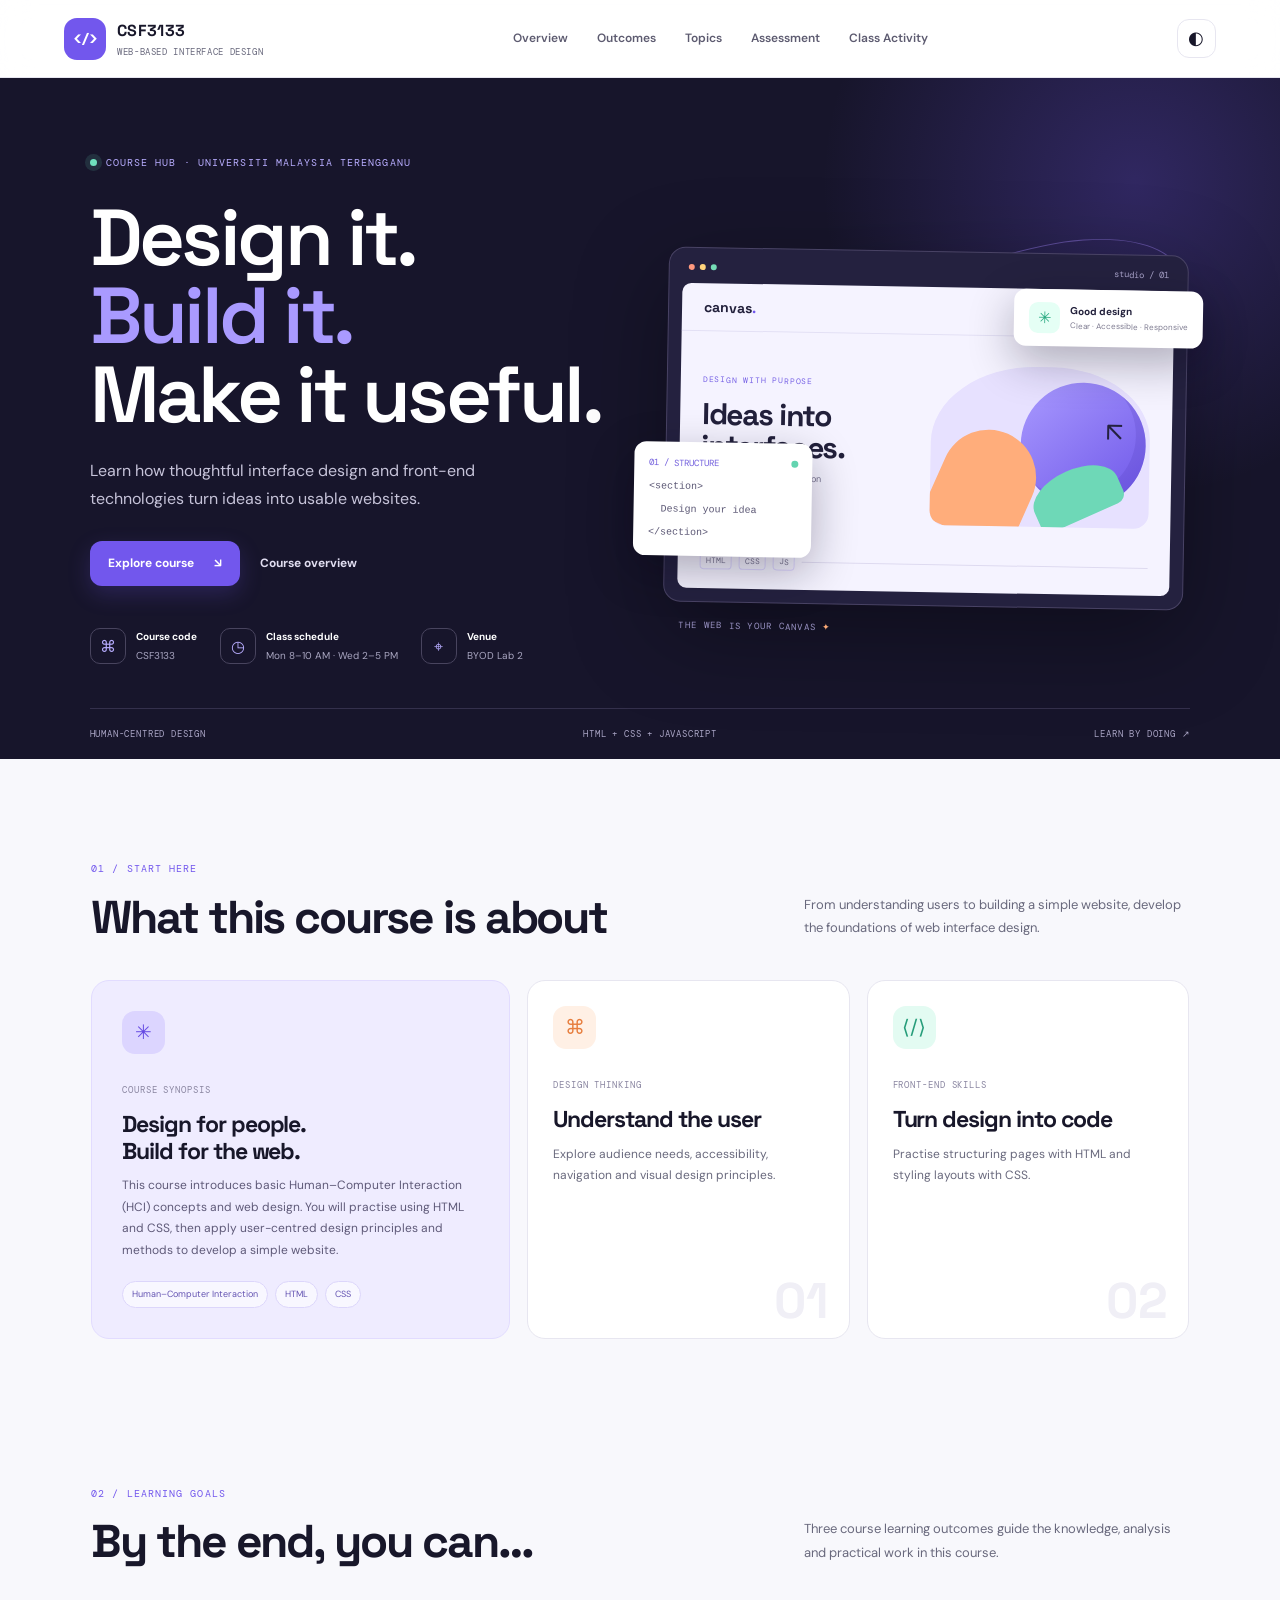
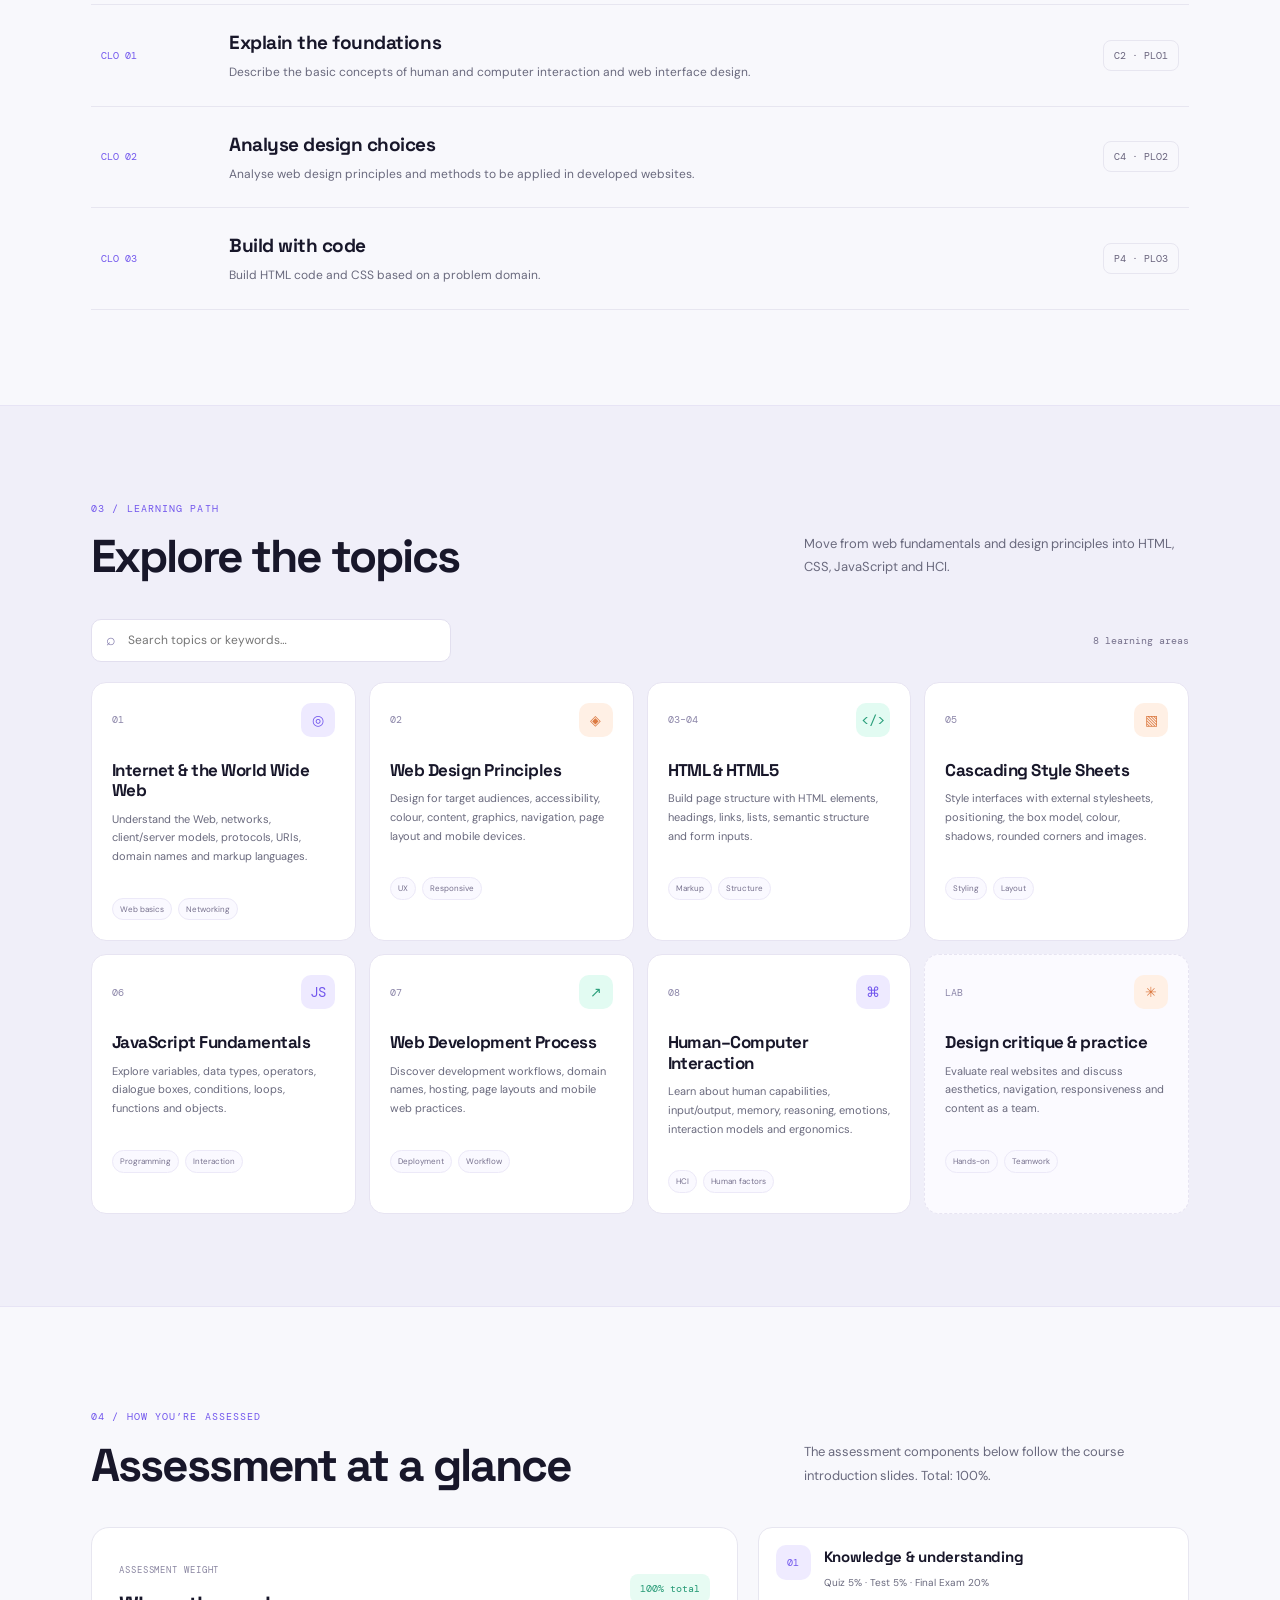
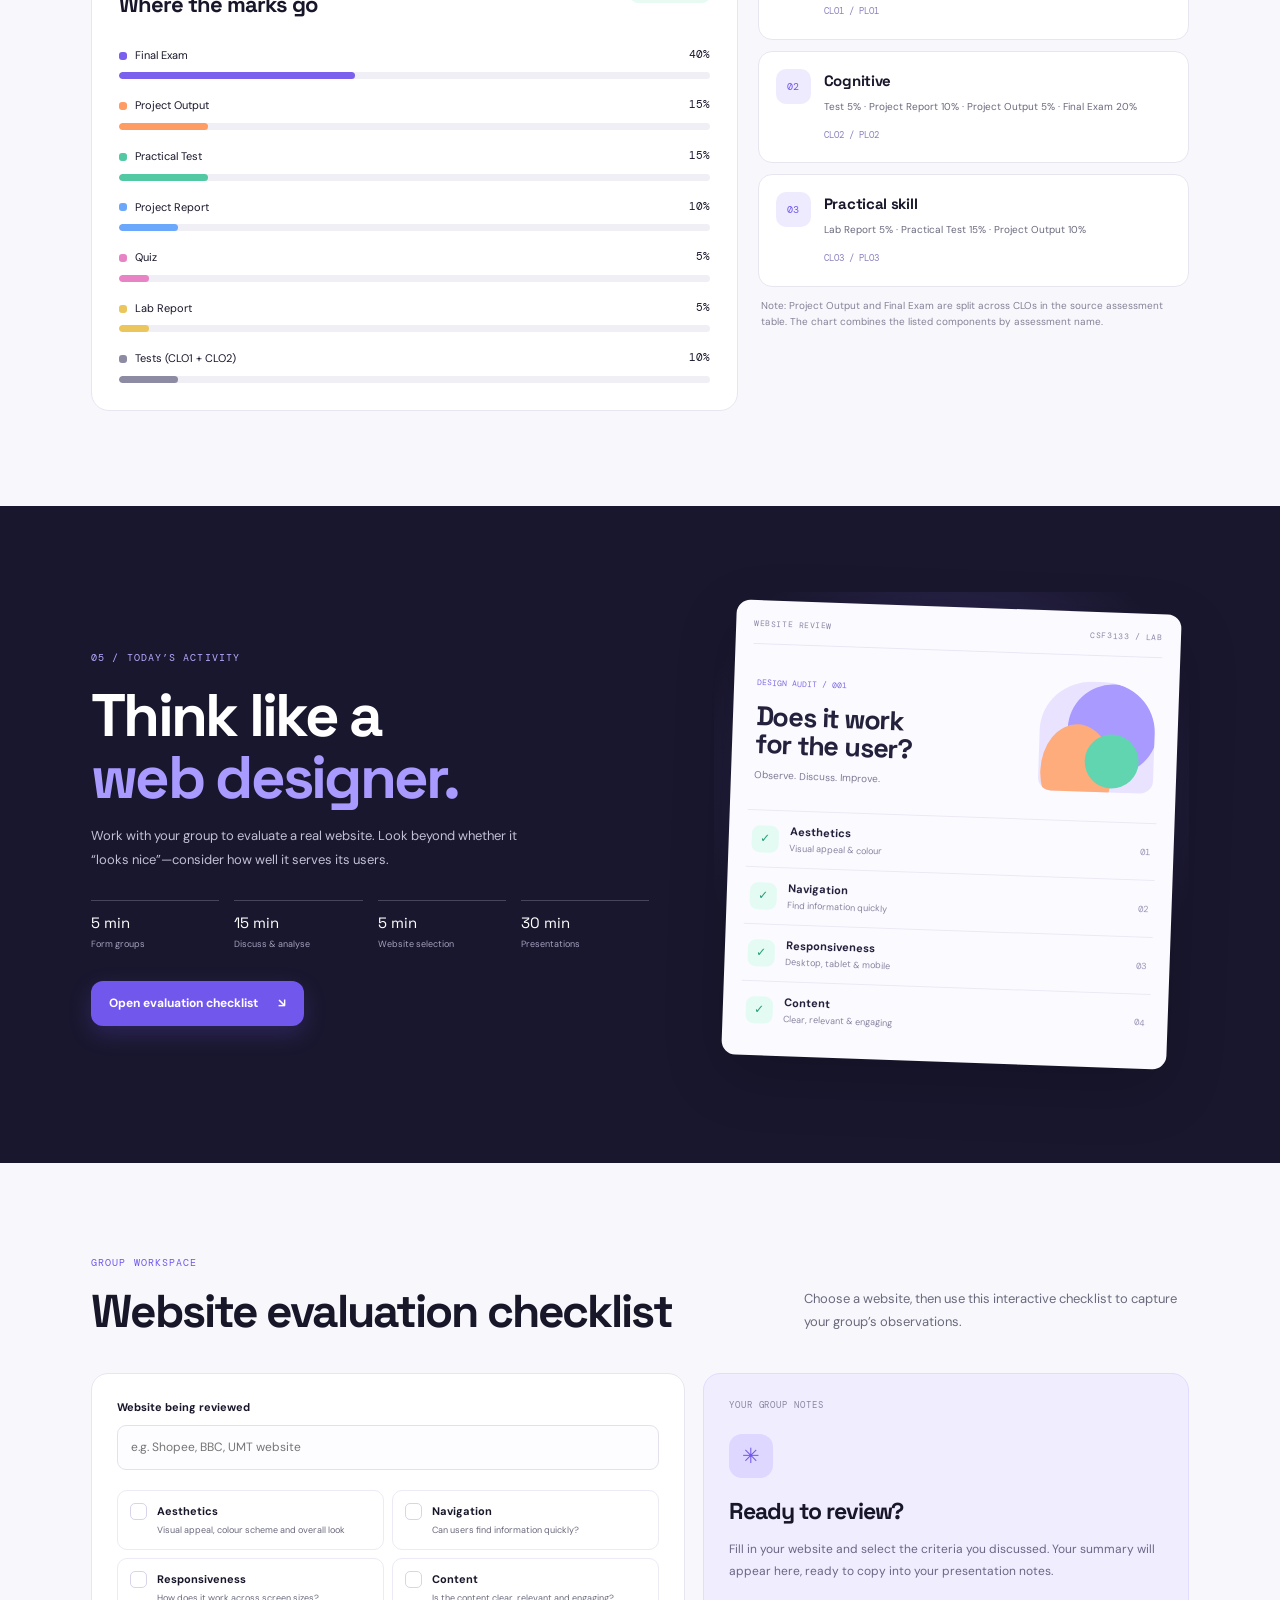
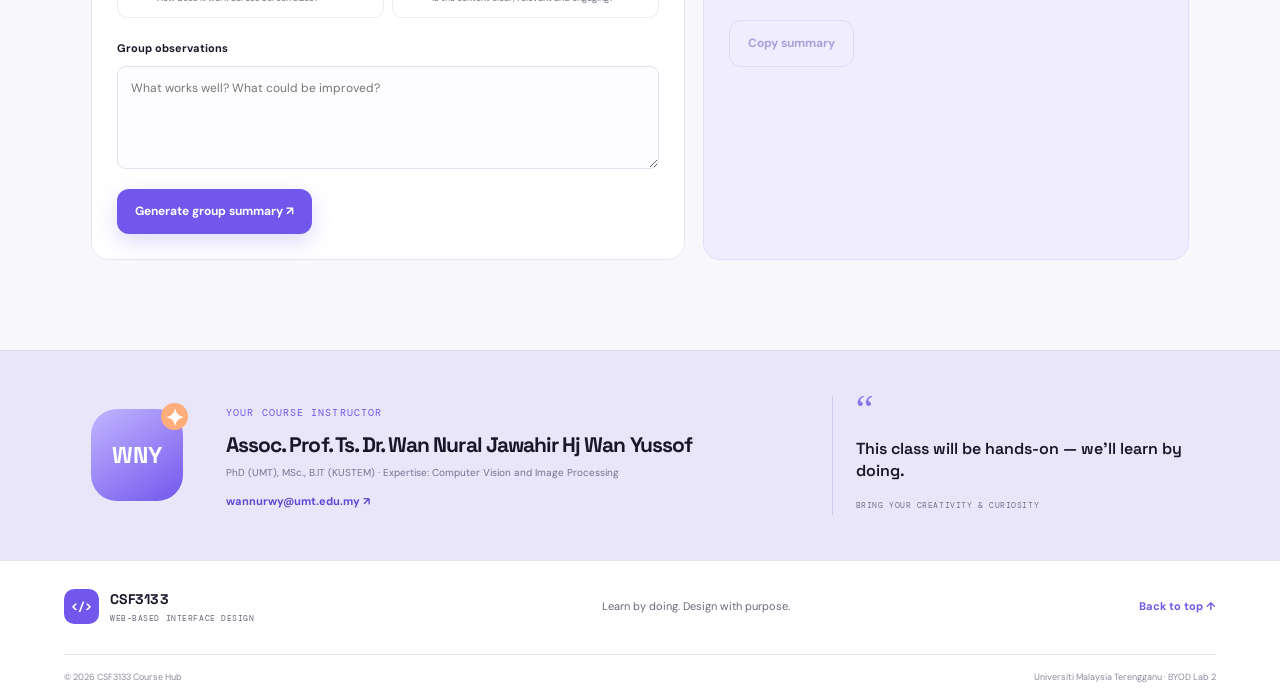
<file: index.html>
<!DOCTYPE html>
<html lang="en">
<head>
  <meta charset="UTF-8">
  <meta name="viewport" content="width=device-width, initial-scale=1.0">
  <meta name="description" content="CSF3133 Web-Based Interface Design course hub at Universiti Malaysia Terengganu.">
  <title>CSF3133 | Web-Based Interface Design</title>
  <link rel="stylesheet" href="style.css">
  <script src="script.js" defer></script>
</head>
<body>
  <header class="site-header">
    <a class="brand" href="#home" aria-label="CSF3133 home">
      <span class="brand-mark">&lt;/&gt;</span>
      <span><strong>CSF3133</strong><small>WEB-BASED INTERFACE DESIGN</small></span>
    </a>
    <button class="menu-toggle" id="menuToggle" aria-label="Toggle navigation" aria-expanded="false">☰</button>
    <nav id="mainNav" aria-label="Main navigation">
      <a href="#overview">Overview</a><a href="#outcomes">Outcomes</a><a href="#topics">Topics</a>
      <a href="#assessment">Assessment</a><a href="#activity">Class Activity</a>
    </nav>
    <button class="theme-toggle" id="themeToggle" aria-label="Toggle light and dark theme">◐</button>
  </header>

  <main>
    <section class="hero" id="home">
      <div class="hero-grid">
        <div class="hero-copy">
          <span class="eyebrow"><span class="pulse"></span> COURSE HUB · UNIVERSITI MALAYSIA TERENGGANU</span>
          <h1>Design it.<br><span>Build it.</span><br>Make it useful.</h1>
          <p class="hero-lede">Learn how thoughtful interface design and front-end technologies turn ideas into usable websites.</p>
          <div class="hero-actions">
            <a class="button button-primary" href="#topics">Explore course <span>↘</span></a>
            <a class="button button-quiet" href="#overview">Course overview</a>
          </div>
          <div class="hero-meta">
            <div><span class="meta-icon">⌘</span><span><b>Course code</b><small>CSF3133</small></span></div>
            <div><span class="meta-icon">◷</span><span><b>Class schedule</b><small>Mon 8–10 AM · Wed 2–5 PM</small></span></div>
            <div><span class="meta-icon">⌖</span><span><b>Venue</b><small>BYOD Lab 2</small></span></div>
          </div>
        </div>
        <div class="hero-art" aria-label="Illustration of a web design workspace">
          <div class="art-window">
            <div class="window-bar"><span></span><span></span><span></span><i>studio / 01</i></div>
            <div class="mock-browser">
              <div class="mock-nav"><b>canvas<span>.</span></b><div><i></i><i></i><i></i></div></div>
              <div class="mock-content">
                <div class="mock-text"><label>DESIGN WITH PURPOSE</label><h2>Ideas into<br>interfaces.</h2><p>Structure · Style · Interaction</p><div class="mock-cta"></div></div>
                <div class="shape-stage"><div class="shape shape-one"></div><div class="shape shape-two"></div><div class="shape shape-three"></div><span class="cursor">↖</span></div>
              </div>
              <div class="mock-footer"><span>HTML</span><span>CSS</span><span>JS</span><span class="footer-line"></span></div>
            </div>
            <div class="floating-card card-code"><span class="mini-dot"></span><b>01 / STRUCTURE</b><code>&lt;section&gt;</code><code>&nbsp;&nbsp;Design your idea</code><code>&lt;/section&gt;</code></div>
            <div class="floating-card card-score"><span>✳</span><div><b>Good design</b><small>Clear · Accessible · Responsive</small></div></div>
            <div class="art-caption">THE WEB IS YOUR CANVAS <span>✦</span></div>
          </div>
          <div class="hero-orbit orbit-a"></div><div class="hero-orbit orbit-b"></div>
        </div>
      </div>
      <div class="hero-bottom"><span>HUMAN-CENTRED DESIGN</span><span>HTML + CSS + JAVASCRIPT</span><span>LEARN BY DOING ↗</span></div>
    </section>

    <section class="section overview-section" id="overview">
      <div class="section-heading">
        <div><span class="eyebrow">01 / START HERE</span><h2>What this course is about</h2></div>
        <p>From understanding users to building a simple website, develop the foundations of web interface design.</p>
      </div>
      <div class="overview-grid">
        <article class="overview-card overview-main">
          <div class="card-icon purple-icon">✳</div><span class="card-kicker">COURSE SYNOPSIS</span>
          <h3>Design for people.<br>Build for the web.</h3>
          <p>This course introduces basic Human–Computer Interaction (HCI) concepts and web design. You will practise using HTML and CSS, then apply user-centred design principles and methods to develop a simple website.</p>
          <div class="tag-row"><span>Human–Computer Interaction</span><span>HTML</span><span>CSS</span></div>
        </article>
        <article class="overview-card mini-card">
          <div class="card-icon orange-icon">⌘</div><span class="card-kicker">DESIGN THINKING</span><h3>Understand the user</h3><p>Explore audience needs, accessibility, navigation and visual design principles.</p><span class="card-number">01</span>
        </article>
        <article class="overview-card mini-card">
          <div class="card-icon green-icon">⟨/⟩</div><span class="card-kicker">FRONT-END SKILLS</span><h3>Turn design into code</h3><p>Practise structuring pages with HTML and styling layouts with CSS.</p><span class="card-number">02</span>
        </article>
      </div>
    </section>

    <section class="section outcomes-section" id="outcomes">
      <div class="section-heading">
        <div><span class="eyebrow">02 / LEARNING GOALS</span><h2>By the end, you can…</h2></div>
        <p>Three course learning outcomes guide the knowledge, analysis and practical work in this course.</p>
      </div>
      <div class="outcome-list">
        <article class="outcome-item"><span class="outcome-index">CLO 01</span><div><h3>Explain the foundations</h3><p>Describe the basic concepts of human and computer interaction and web interface design.</p></div><span class="outcome-code">C2 · PLO1</span></article>
        <article class="outcome-item"><span class="outcome-index">CLO 02</span><div><h3>Analyse design choices</h3><p>Analyse web design principles and methods to be applied in developed websites.</p></div><span class="outcome-code">C4 · PLO2</span></article>
        <article class="outcome-item"><span class="outcome-index">CLO 03</span><div><h3>Build with code</h3><p>Build HTML code and CSS based on a problem domain.</p></div><span class="outcome-code">P4 · PLO3</span></article>
      </div>
    </section>

    <section class="topics-section" id="topics">
      <div class="section topics-inner">
        <div class="section-heading">
          <div><span class="eyebrow">03 / LEARNING PATH</span><h2>Explore the topics</h2></div>
          <p>Move from web fundamentals and design principles into HTML, CSS, JavaScript and HCI.</p>
        </div>
        <div class="topic-tools">
          <label class="search-box"><span>⌕</span><input id="topicSearch" type="search" placeholder="Search topics or keywords…" aria-label="Search course topics"></label>
          <span id="topicCount" class="topic-count">8 learning areas</span>
        </div>
        <div class="topic-grid" id="topicGrid">
          <article class="topic-card" data-search="internet world wide web network client server protocol uri domain names markup language"><div class="topic-top"><span class="topic-number">01</span><span class="topic-symbol">◎</span></div><h3><a href="topic1.html">Internet & the World Wide Web</a></h3><p>Understand the Web, networks, client/server models, protocols, URIs, domain names and markup languages.</p><div class="topic-tags"><span>Web basics</span><span>Networking</span></div></article>
          <article class="topic-card" data-search="target audiences organization visual design accessibility writing color graphics multimedia navigation layout mobile best practices"><div class="topic-top"><span class="topic-number">02</span><span class="topic-symbol">◈</span></div><h3>Web Design Principles</h3><p>Design for target audiences, accessibility, colour, content, graphics, navigation, page layout and mobile devices.</p><div class="topic-tags"><span>UX</span><span>Responsive</span></div></article>
          <article class="topic-card" data-search="html elements document type definition heading title meta body paragraph lists anchor structure validation"><div class="topic-top"><span class="topic-number">03–04</span><span class="topic-symbol">&lt;/&gt;</span></div><h3>HTML & HTML5</h3><p>Build page structure with HTML elements, headings, links, lists, semantic structure and form inputs.</p><div class="topic-tags"><span>Markup</span><span>Structure</span></div></article>
          <article class="topic-card" data-search="css inline embedded external style sheets positioning dimensions box model text flow dropdown shadows rounded corners colour background image borders"><div class="topic-top"><span class="topic-number">05</span><span class="topic-symbol">▧</span></div><h3>Cascading Style Sheets</h3><p>Style interfaces with external stylesheets, positioning, the box model, colour, shadows, rounded corners and images.</p><div class="topic-tags"><span>Styling</span><span>Layout</span></div></article>
          <article class="topic-card" data-search="javascript data types literals variables dialogue box operators conditionals loops functions objects core objects"><div class="topic-top"><span class="topic-number">06</span><span class="topic-symbol">JS</span></div><h3>JavaScript Fundamentals</h3><p>Explore variables, data types, operators, dialogue boxes, conditions, loops, functions and objects.</p><div class="topic-tags"><span>Programming</span><span>Interaction</span></div></article>
          <article class="topic-card" data-search="large scale project development process domain name web hosting virtual host page layout mobile best practices"><div class="topic-top"><span class="topic-number">07</span><span class="topic-symbol">↗</span></div><h3>Web Development Process</h3><p>Discover development workflows, domain names, hosting, page layouts and mobile web practices.</p><div class="topic-tags"><span>Deployment</span><span>Workflow</span></div></article>
          <article class="topic-card" data-search="human computer interaction input output channel memory reasoning problem solving emotions personality psychology interaction models framework ergonomic"><div class="topic-top"><span class="topic-number">08</span><span class="topic-symbol">⌘</span></div><h3>Human–Computer Interaction</h3><p>Learn about human capabilities, input/output, memory, reasoning, emotions, interaction models and ergonomics.</p><div class="topic-tags"><span>HCI</span><span>Human factors</span></div></article>
          <article class="topic-card activity-topic" data-search="practice class activity website evaluation aesthetics navigation responsiveness content group discussion presentation"><div class="topic-top"><span class="topic-number">LAB</span><span class="topic-symbol">✳</span></div><h3>Design critique & practice</h3><p>Evaluate real websites and discuss aesthetics, navigation, responsiveness and content as a team.</p><div class="topic-tags"><span>Hands-on</span><span>Teamwork</span></div></article>
        </div>
        <p id="noTopics" class="no-results" hidden>No topics match your search. Try “HTML”, “design” or “HCI”.</p>
      </div>
    </section>

    <section class="section assessment-section" id="assessment">
      <div class="section-heading">
        <div><span class="eyebrow">04 / HOW YOU’RE ASSESSED</span><h2>Assessment at a glance</h2></div>
        <p>The assessment components below follow the course introduction slides. Total: 100%.</p>
      </div>
      <div class="assessment-layout">
        <div class="assessment-chart-card">
          <div class="chart-head"><div><span class="card-kicker">ASSESSMENT WEIGHT</span><h3>Where the marks go</h3></div><span class="total-pill">100% total</span></div>
          <div class="bar-list">
            <div class="bar-row"><div class="bar-label"><span><i class="legend-dot dot-purple"></i>Final Exam</span><b>40%</b></div><div class="bar-track"><span class="bar-fill fill-purple" style="width:40%"></span></div></div>
            <div class="bar-row"><div class="bar-label"><span><i class="legend-dot dot-orange"></i>Project Output</span><b>15%</b></div><div class="bar-track"><span class="bar-fill fill-orange" style="width:15%"></span></div></div>
            <div class="bar-row"><div class="bar-label"><span><i class="legend-dot dot-green"></i>Practical Test</span><b>15%</b></div><div class="bar-track"><span class="bar-fill fill-green" style="width:15%"></span></div></div>
            <div class="bar-row"><div class="bar-label"><span><i class="legend-dot dot-blue"></i>Project Report</span><b>10%</b></div><div class="bar-track"><span class="bar-fill fill-blue" style="width:10%"></span></div></div>
            <div class="bar-row"><div class="bar-label"><span><i class="legend-dot dot-pink"></i>Quiz</span><b>5%</b></div><div class="bar-track"><span class="bar-fill fill-pink" style="width:5%"></span></div></div>
            <div class="bar-row"><div class="bar-label"><span><i class="legend-dot dot-yellow"></i>Lab Report</span><b>5%</b></div><div class="bar-track"><span class="bar-fill fill-yellow" style="width:5%"></span></div></div>
            <div class="bar-row"><div class="bar-label"><span><i class="legend-dot dot-slate"></i>Tests (CLO1 + CLO2)</span><b>10%</b></div><div class="bar-track"><span class="bar-fill fill-slate" style="width:10%"></span></div></div>
          </div>
        </div>
        <div class="assessment-side">
          <article class="assessment-note"><span class="note-icon">01</span><div><h3>Knowledge & understanding</h3><p>Quiz 5% · Test 5% · Final Exam 20%</p><small>CLO1 / PLO1</small></div></article>
          <article class="assessment-note"><span class="note-icon">02</span><div><h3>Cognitive</h3><p>Test 5% · Project Report 10% · Project Output 5% · Final Exam 20%</p><small>CLO2 / PLO2</small></div></article>
          <article class="assessment-note"><span class="note-icon">03</span><div><h3>Practical skill</h3><p>Lab Report 5% · Practical Test 15% · Project Output 10%</p><small>CLO3 / PLO3</small></div></article>
          <p class="fine-print">Note: Project Output and Final Exam are split across CLOs in the source assessment table. The chart combines the listed components by assessment name.</p>
        </div>
      </div>
    </section>

    <section class="activity-section" id="activity">
      <div class="section activity-inner">
        <div class="activity-copy"><span class="eyebrow">05 / TODAY’S ACTIVITY</span><h2>Think like a<br><span>web designer.</span></h2><p>Work with your group to evaluate a real website. Look beyond whether it “looks nice”—consider how well it serves its users.</p>
          <div class="activity-stats"><div><b>5 min</b><small>Form groups</small></div><div><b>15 min</b><small>Discuss & analyse</small></div><div><b>5 min</b><small>Website selection</small></div><div><b>30 min</b><small>Presentations</small></div></div>
          <a class="button button-primary" href="#evaluation">Open evaluation checklist <span>↘</span></a>
        </div>
        <div class="activity-visual"><div class="evaluation-window"><div class="eval-top"><span>WEBSITE REVIEW</span><span>CSF3133 / LAB</span></div><div class="eval-hero"><div><small>DESIGN AUDIT / 001</small><h3>Does it work<br>for the user?</h3><p>Observe. Discuss. Improve.</p></div><div class="eval-shapes"><i></i><i></i><i></i></div></div><div class="eval-check"><span>✓</span><div><b>Aesthetics</b><small>Visual appeal & colour</small></div><span class="check-status">01</span></div><div class="eval-check"><span>✓</span><div><b>Navigation</b><small>Find information quickly</small></div><span class="check-status">02</span></div><div class="eval-check"><span>✓</span><div><b>Responsiveness</b><small>Desktop, tablet & mobile</small></div><span class="check-status">03</span></div><div class="eval-check"><span>✓</span><div><b>Content</b><small>Clear, relevant & engaging</small></div><span class="check-status">04</span></div></div></div>
      </div>
    </section>

    <section class="section checklist-section" id="evaluation">
      <div class="section-heading">
        <div><span class="eyebrow">GROUP WORKSPACE</span><h2>Website evaluation checklist</h2></div>
        <p>Choose a website, then use this interactive checklist to capture your group’s observations.</p>
      </div>
      <div class="checklist-layout">
        <div class="checklist-panel">
          <label class="field-label" for="websiteName">Website being reviewed</label>
          <input id="websiteName" class="text-field" type="text" placeholder="e.g. Shopee, BBC, UMT website">
          <div class="checklist-items">
            <label class="check-item"><input type="checkbox" value="Aesthetics"><span class="custom-check"></span><span><b>Aesthetics</b><small>Visual appeal, colour scheme and overall look</small></span></label>
            <label class="check-item"><input type="checkbox" value="Navigation"><span class="custom-check"></span><span><b>Navigation</b><small>Can users find information quickly?</small></span></label>
            <label class="check-item"><input type="checkbox" value="Responsiveness"><span class="custom-check"></span><span><b>Responsiveness</b><small>How does it work across screen sizes?</small></span></label>
            <label class="check-item"><input type="checkbox" value="Content"><span class="custom-check"></span><span><b>Content</b><small>Is the content clear, relevant and engaging?</small></span></label>
          </div>
          <label class="field-label" for="observations">Group observations</label>
          <textarea id="observations" class="text-field" rows="4" placeholder="What works well? What could be improved?"></textarea>
          <button class="button button-primary" id="generateSummary">Generate group summary ↗</button>
        </div>
        <aside class="summary-panel" aria-live="polite">
          <span class="card-kicker">YOUR GROUP NOTES</span><div class="summary-icon">✳</div><h3 id="summaryTitle">Ready to review?</h3>
          <p id="summaryText">Fill in your website and select the criteria you discussed. Your summary will appear here, ready to copy into your presentation notes.</p>
          <div id="summaryCriteria" class="tag-row"></div>
          <button class="button button-outline" id="copySummary" disabled>Copy summary</button><p class="copy-status" id="copyStatus" aria-live="polite"></p>
        </aside>
      </div>
    </section>

    <section class="instructor-section">
      <div class="section instructor-inner">
        <div class="instructor-avatar" aria-hidden="true"><span>WNY</span><i>✦</i></div>
        <div class="instructor-copy"><span class="eyebrow">YOUR COURSE INSTRUCTOR</span><h2>Assoc. Prof. Ts. Dr. Wan Nural Jawahir Hj Wan Yussof</h2><p>PhD (UMT), MSc., B.IT (KUSTEM) · Expertise: Computer Vision and Image Processing</p><a href="mailto:wannurwy@umt.edu.my">wannurwy@umt.edu.my ↗</a></div>
        <div class="instructor-quote"><span>“</span><p>This class will be hands-on — we’ll learn by doing.</p><small>BRING YOUR CREATIVITY & CURIOSITY</small></div>
      </div>
    </section>
  </main>

  <footer class="site-footer"><a class="brand footer-brand" href="#home"><span class="brand-mark">&lt;/&gt;</span><span><strong>CSF3133</strong><small>WEB-BASED INTERFACE DESIGN</small></span></a><p>Learn by doing. Design with purpose.</p><a href="#home" class="back-top">Back to top ↑</a><div class="footer-bottom"><span>© <span id="year"></span> CSF3133 Course Hub</span><span>Universiti Malaysia Terengganu · BYOD Lab 2</span></div></footer>
</body>
</html>
</file>
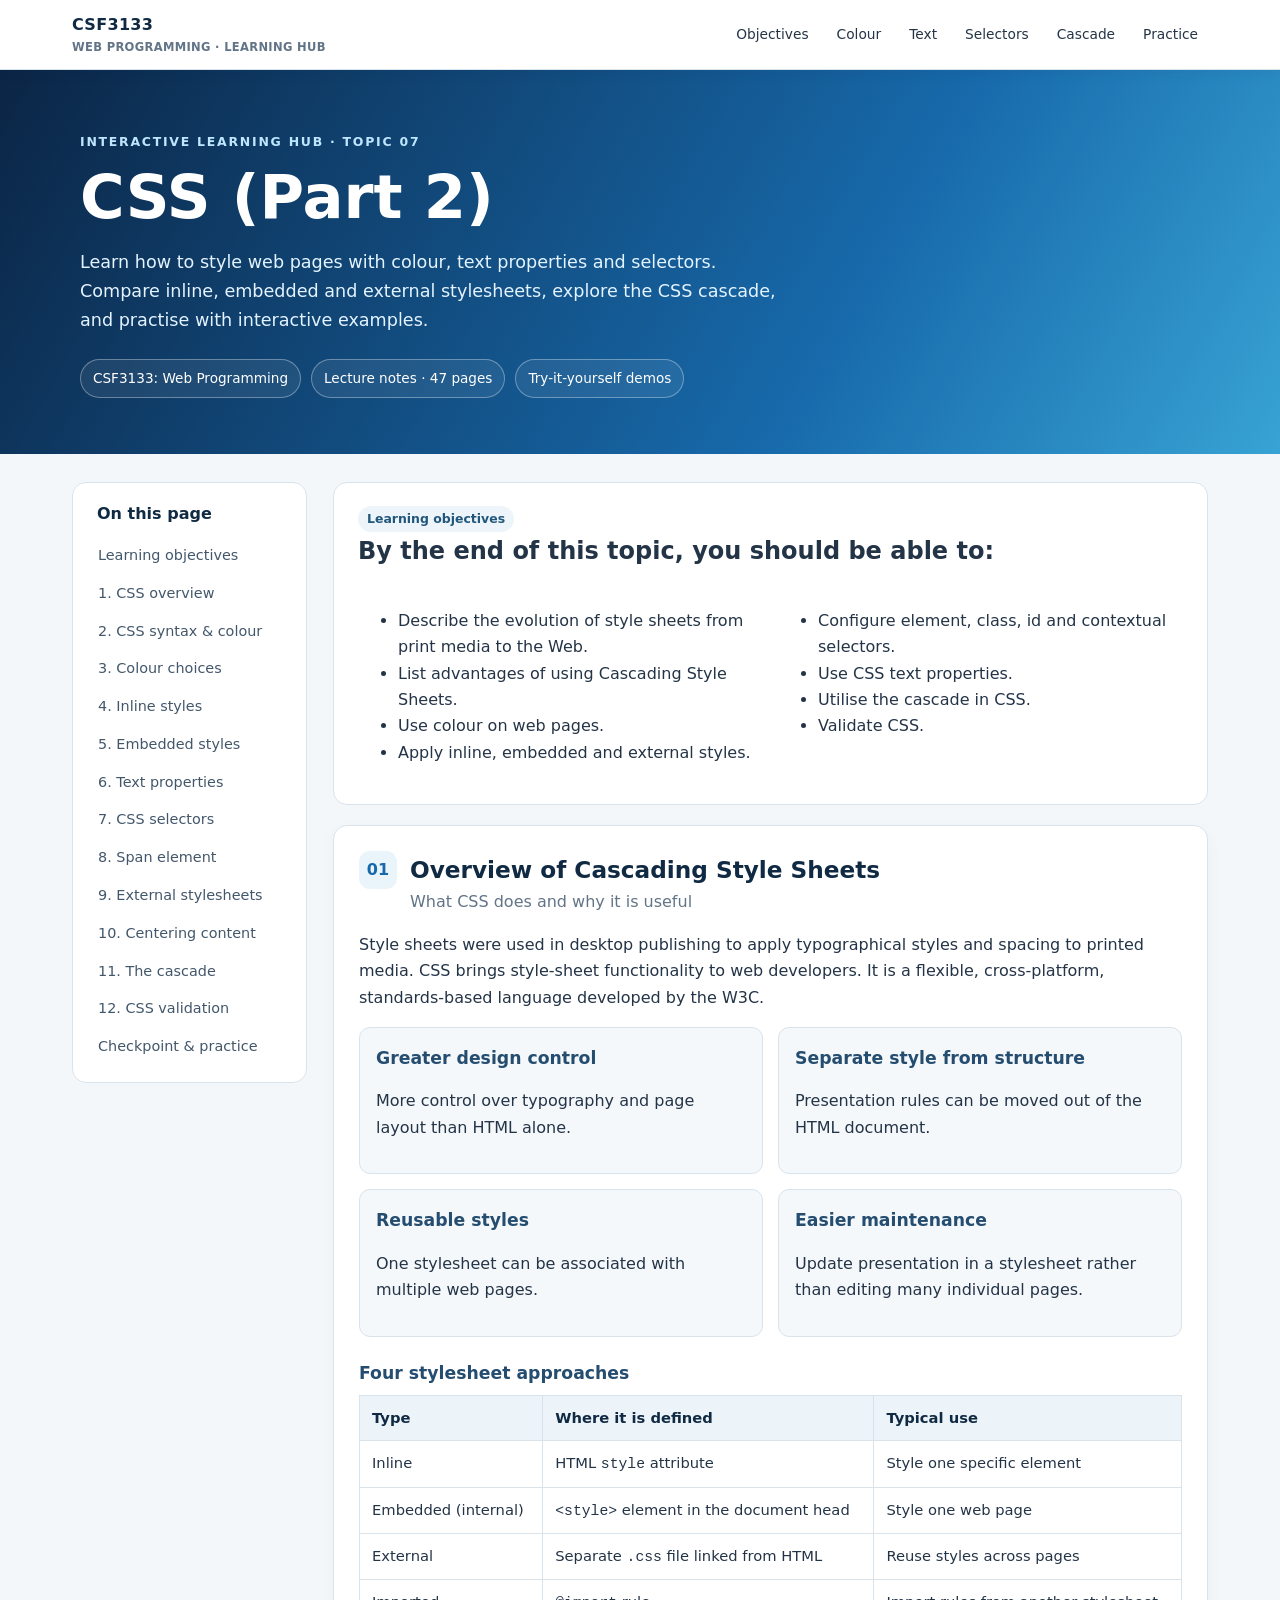
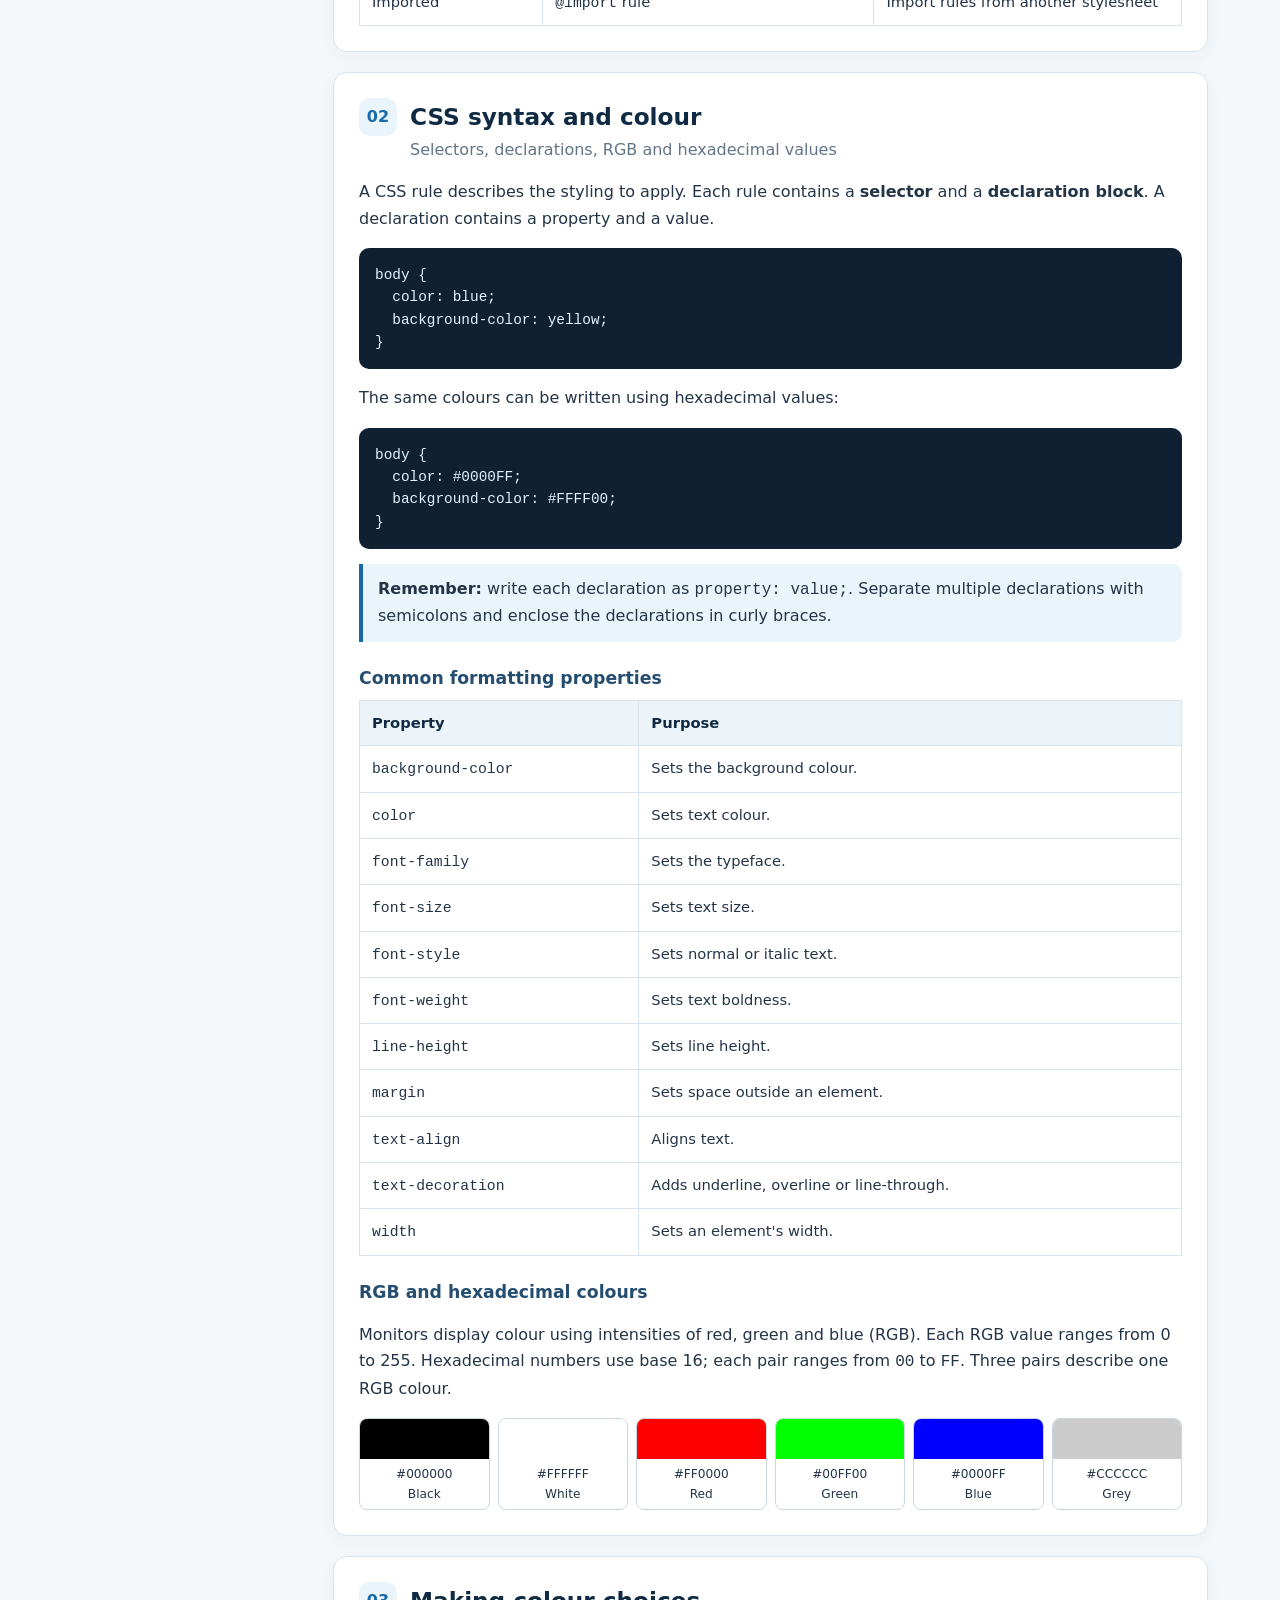
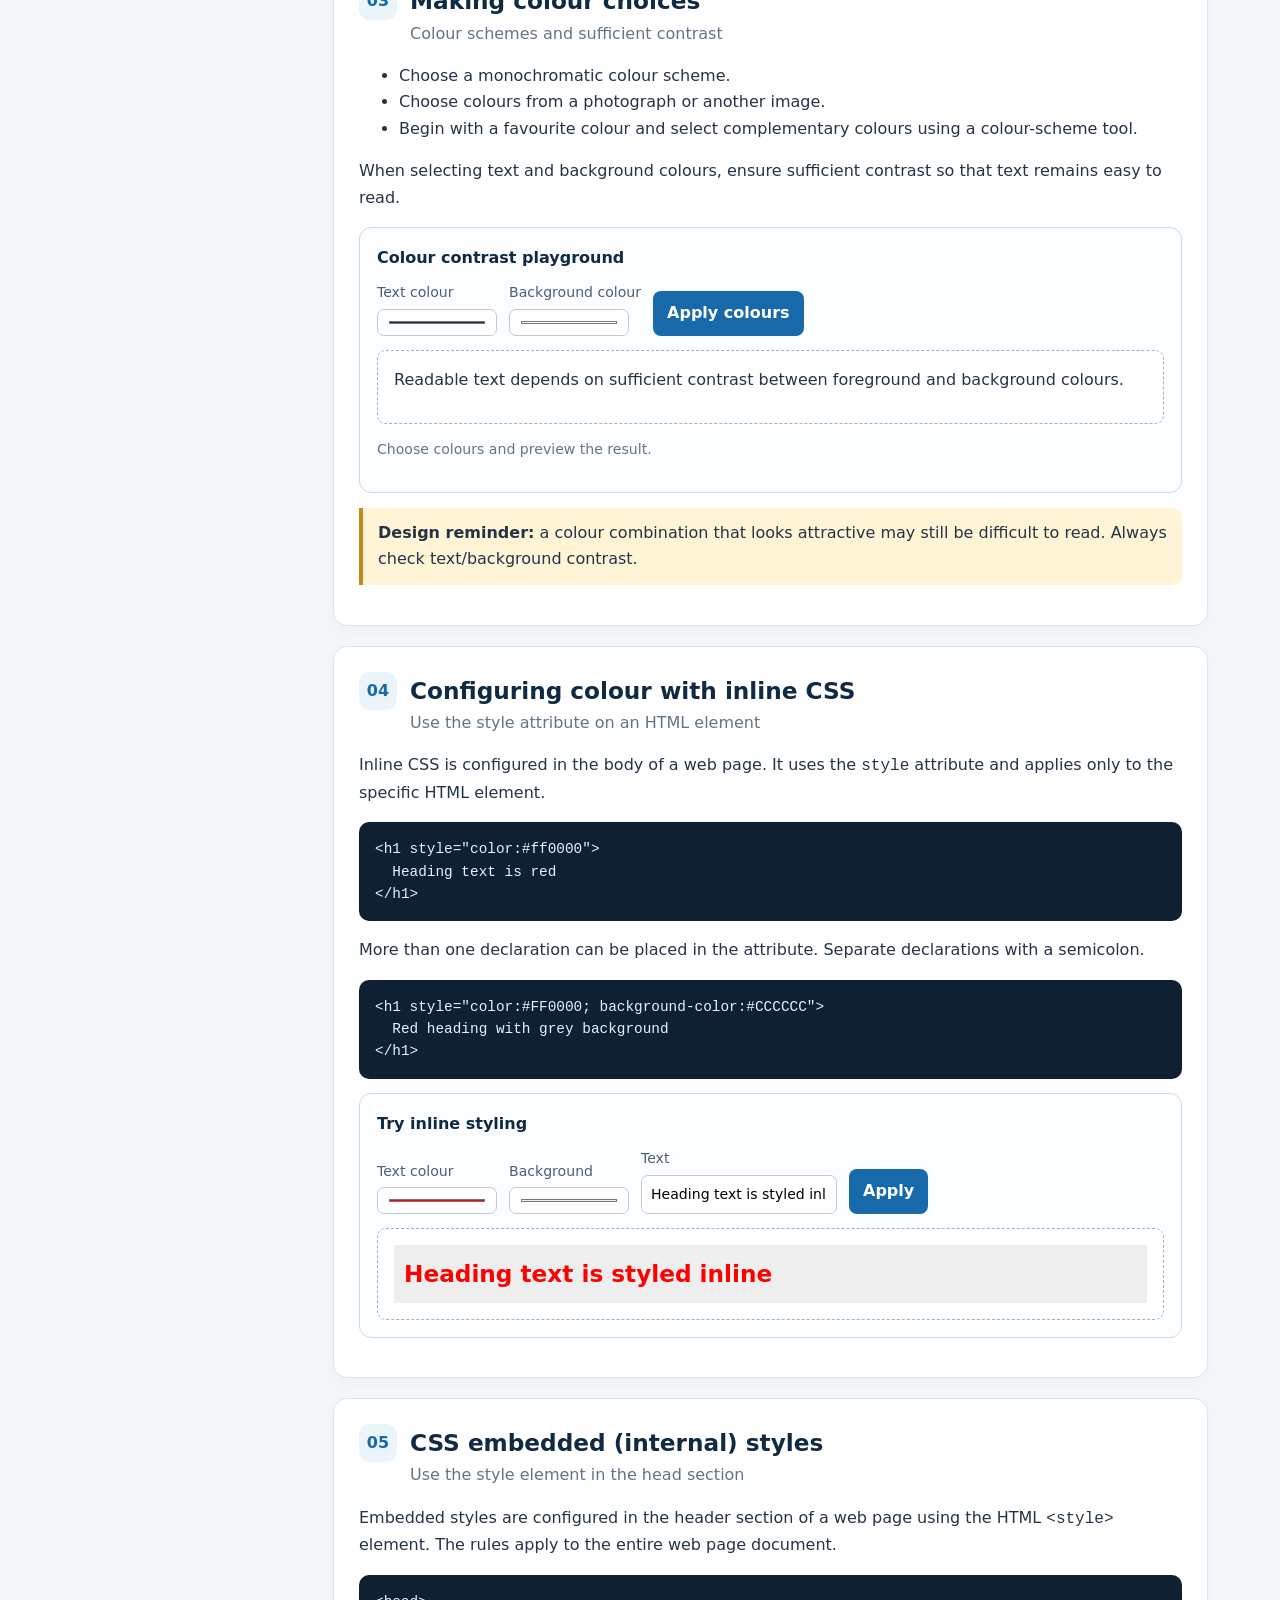
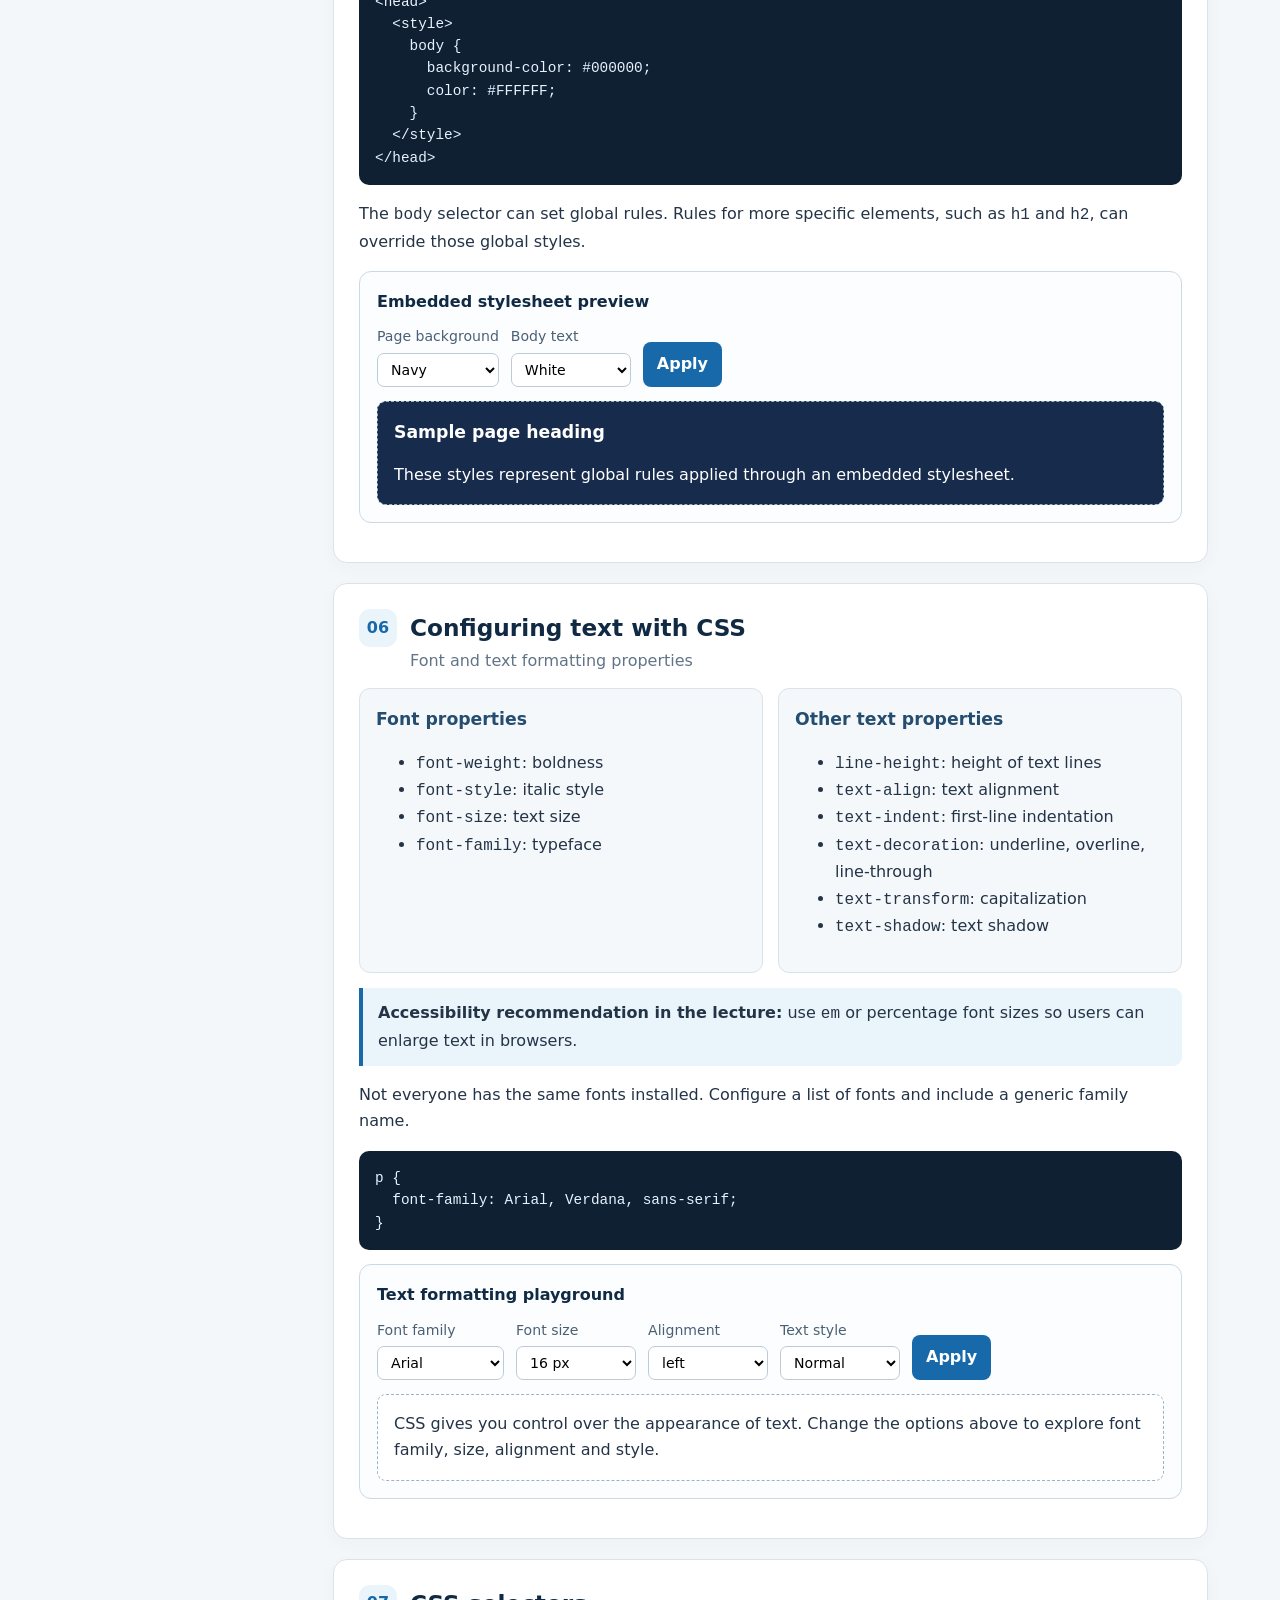
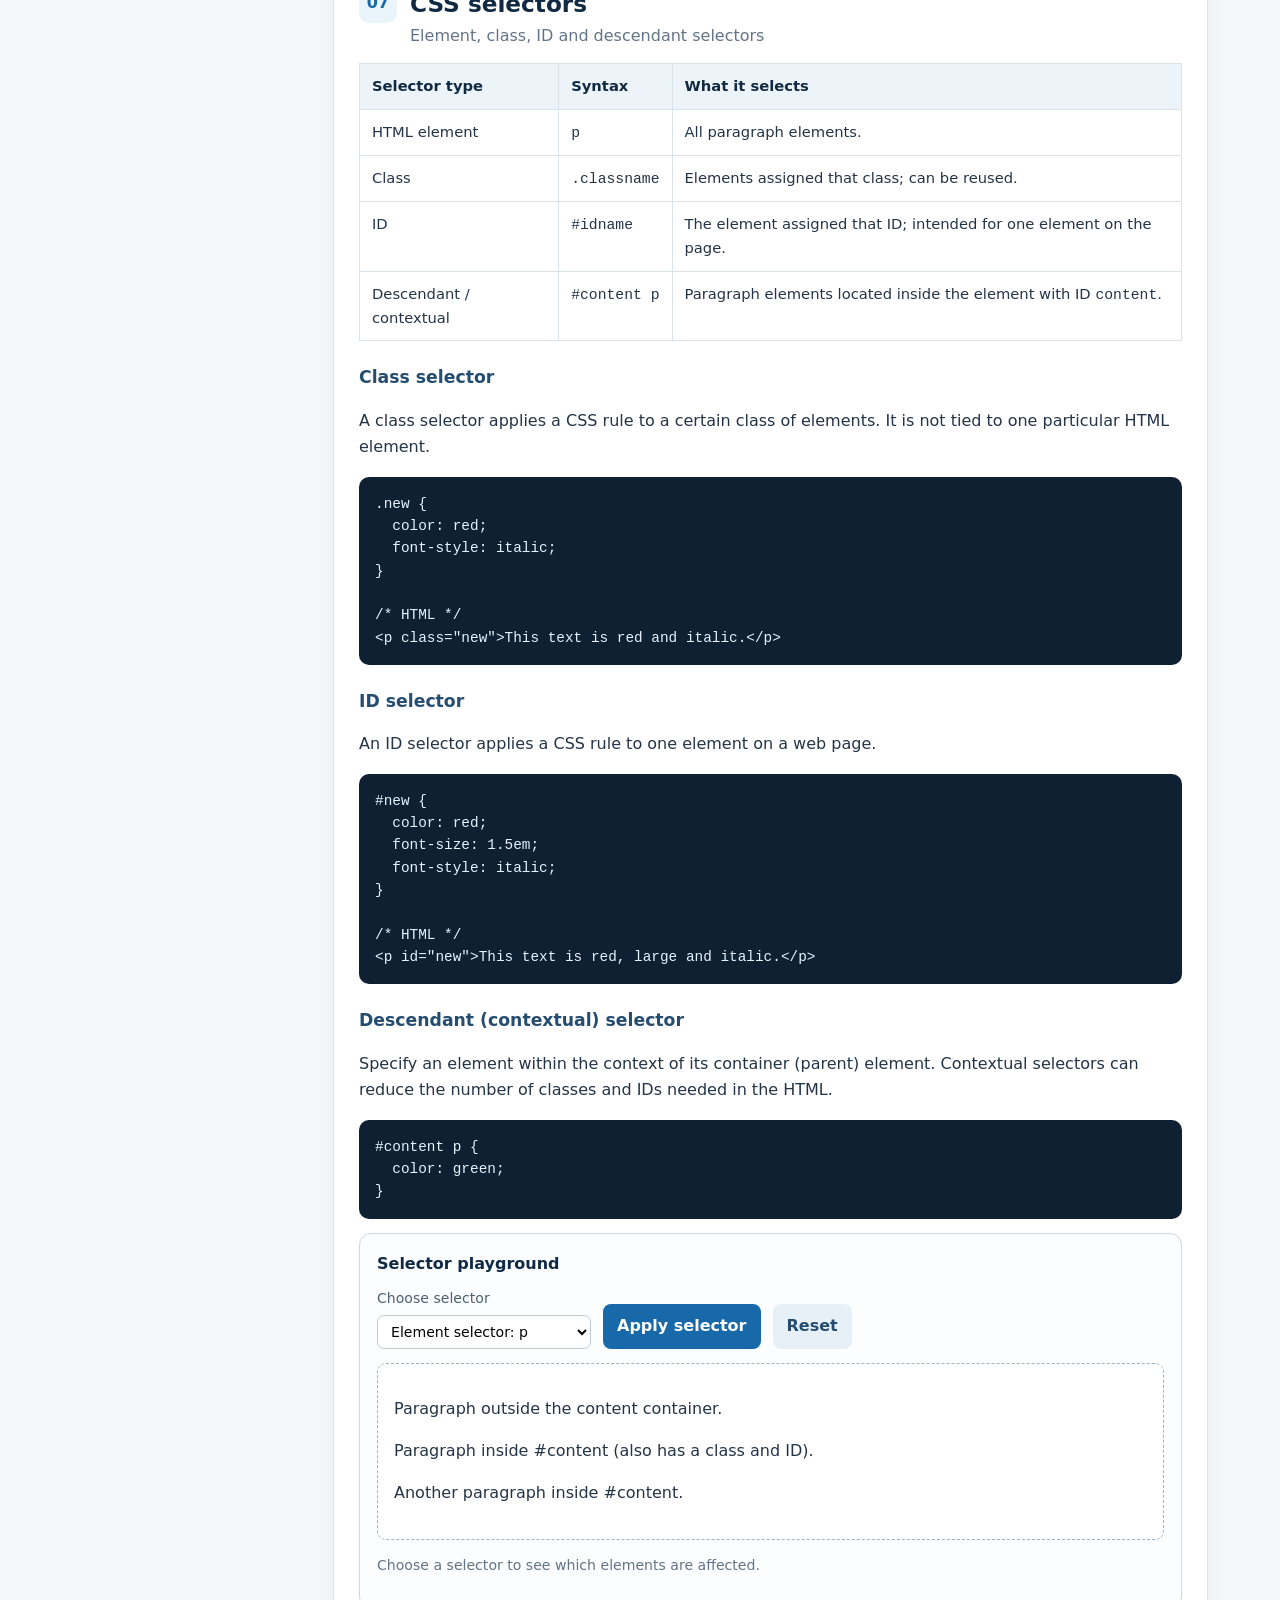
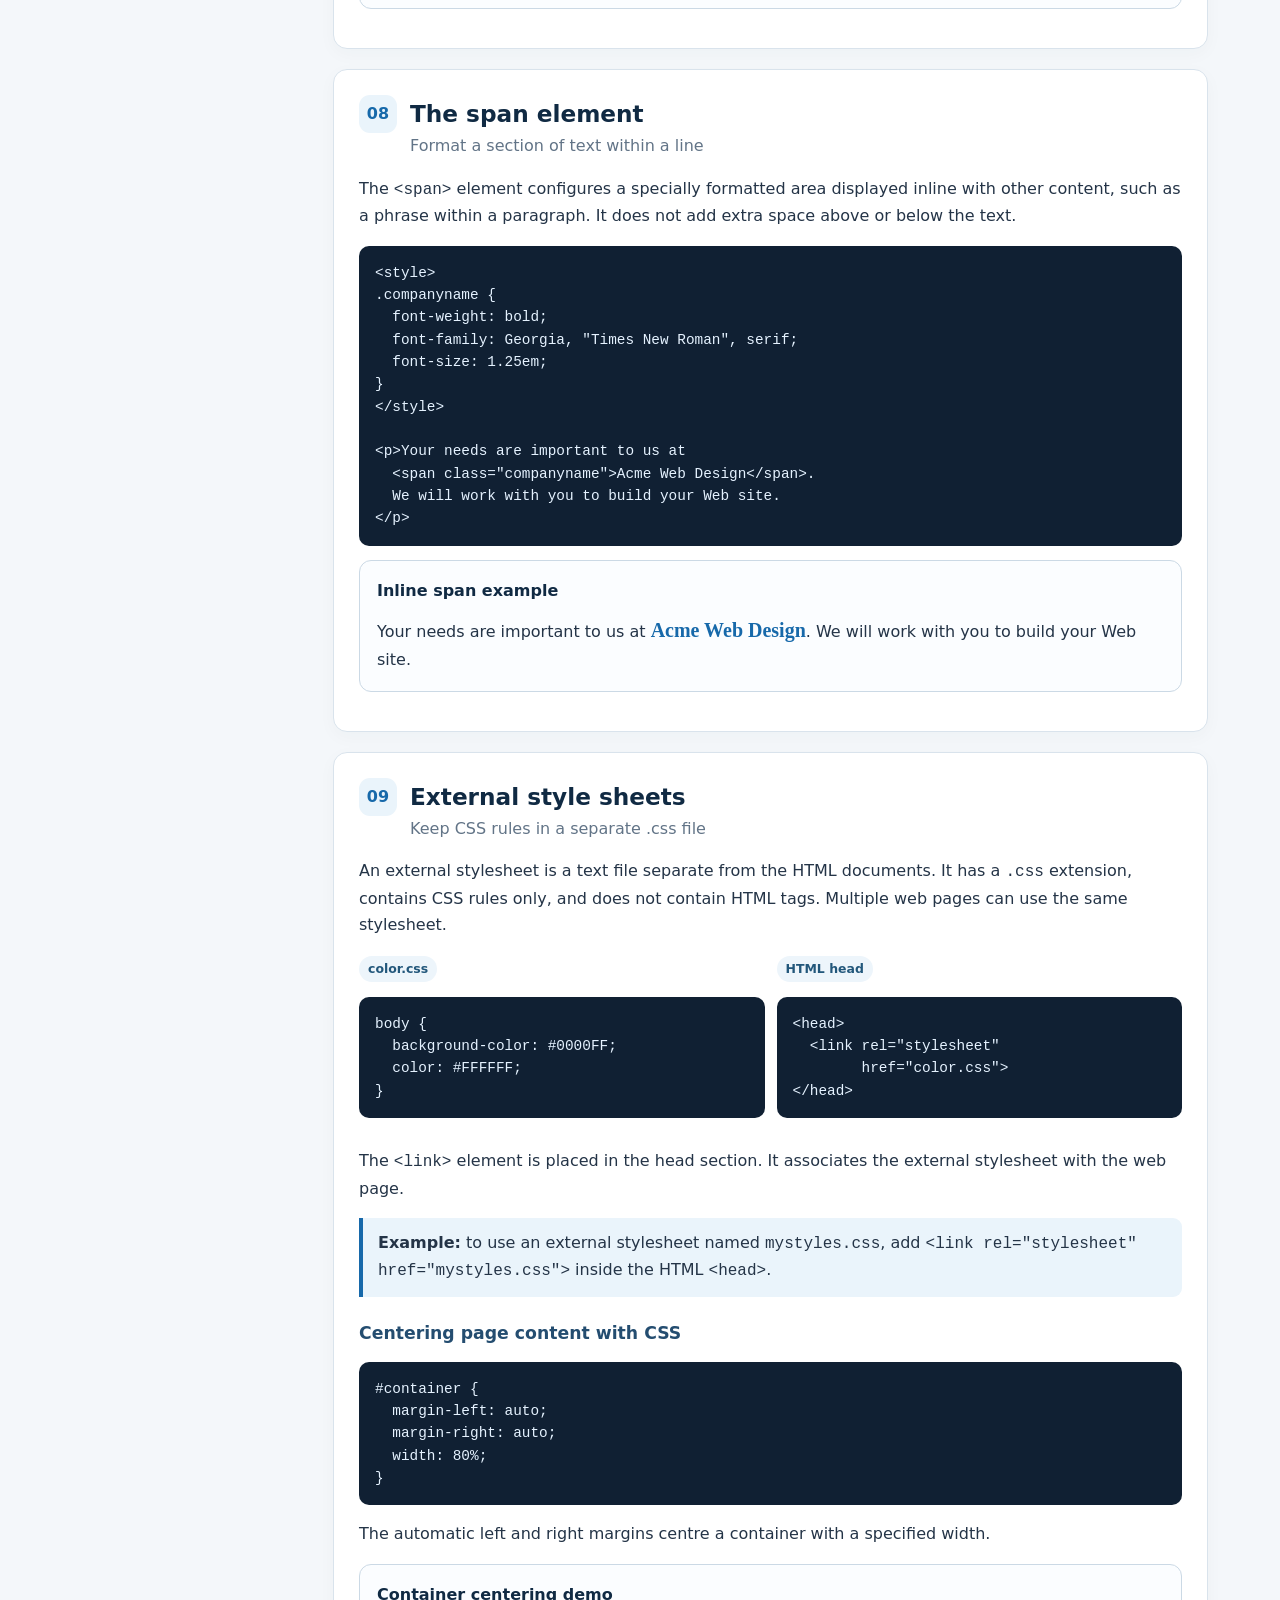
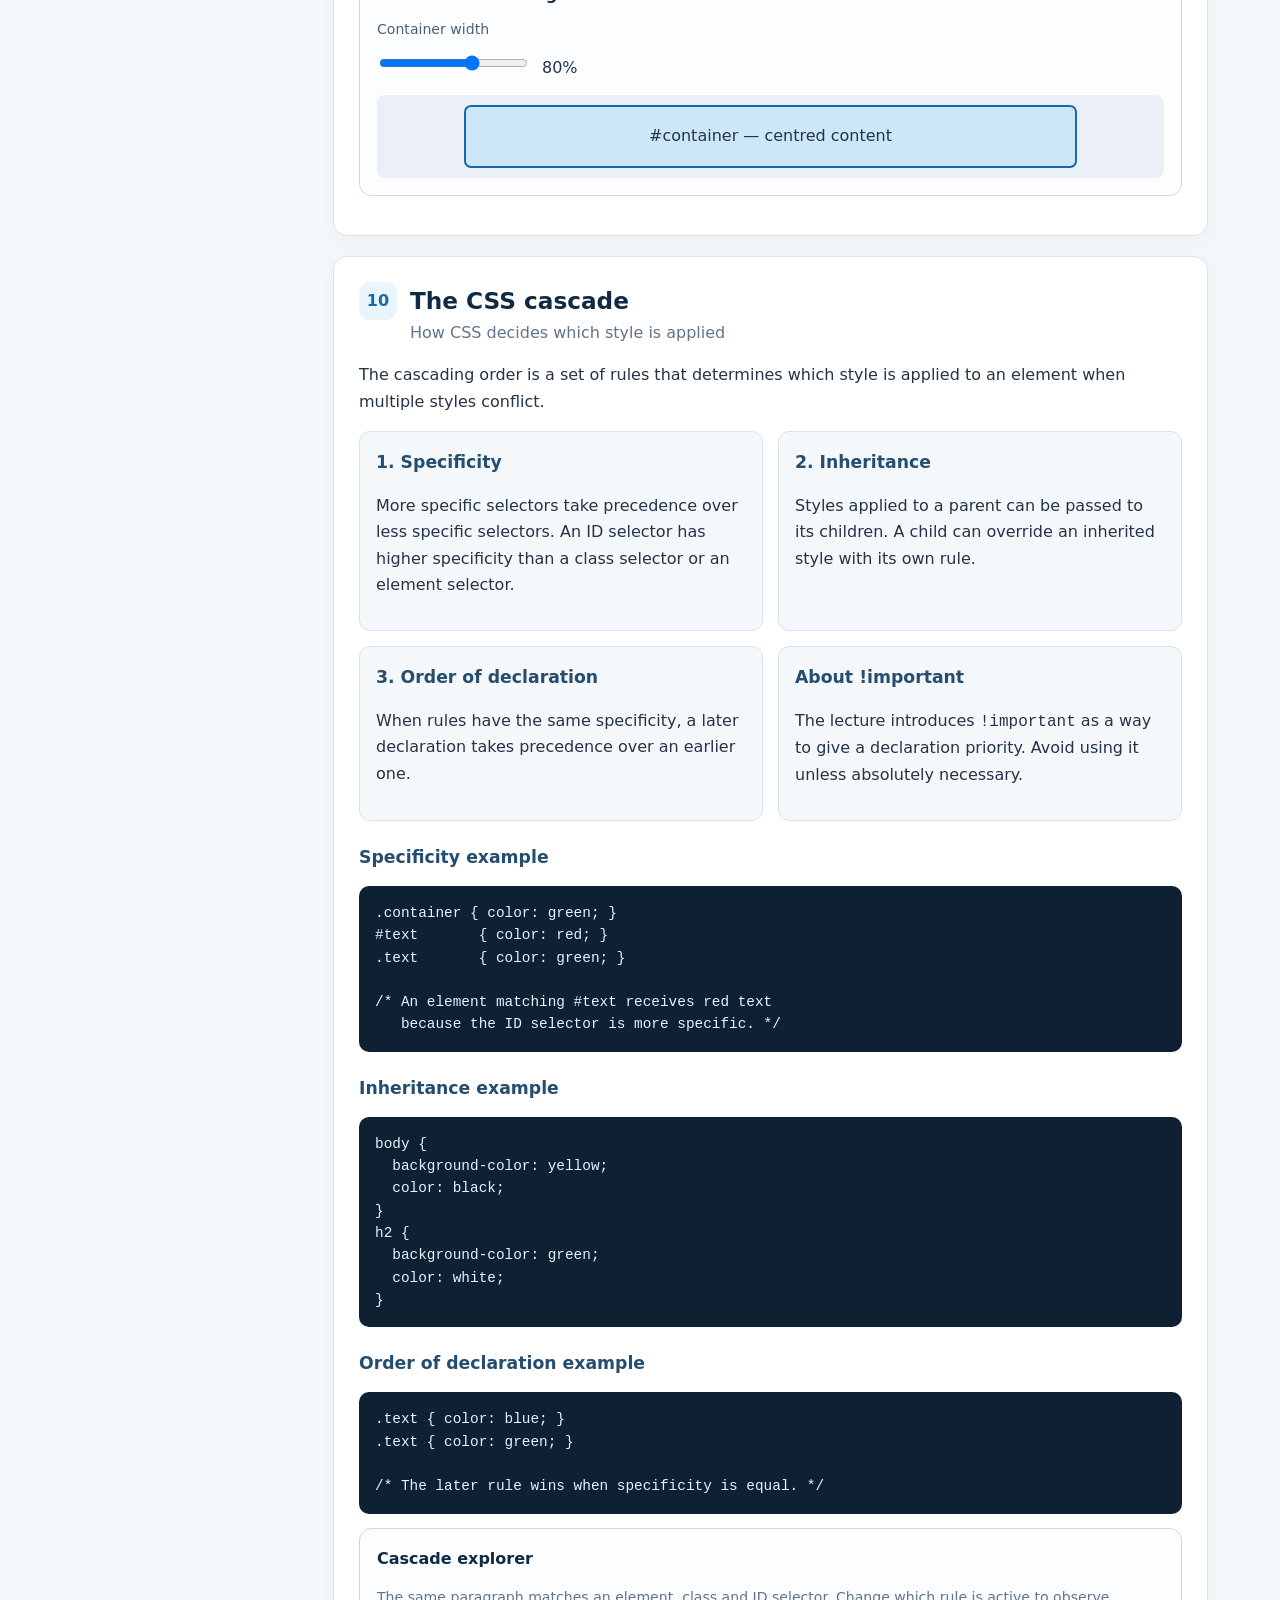
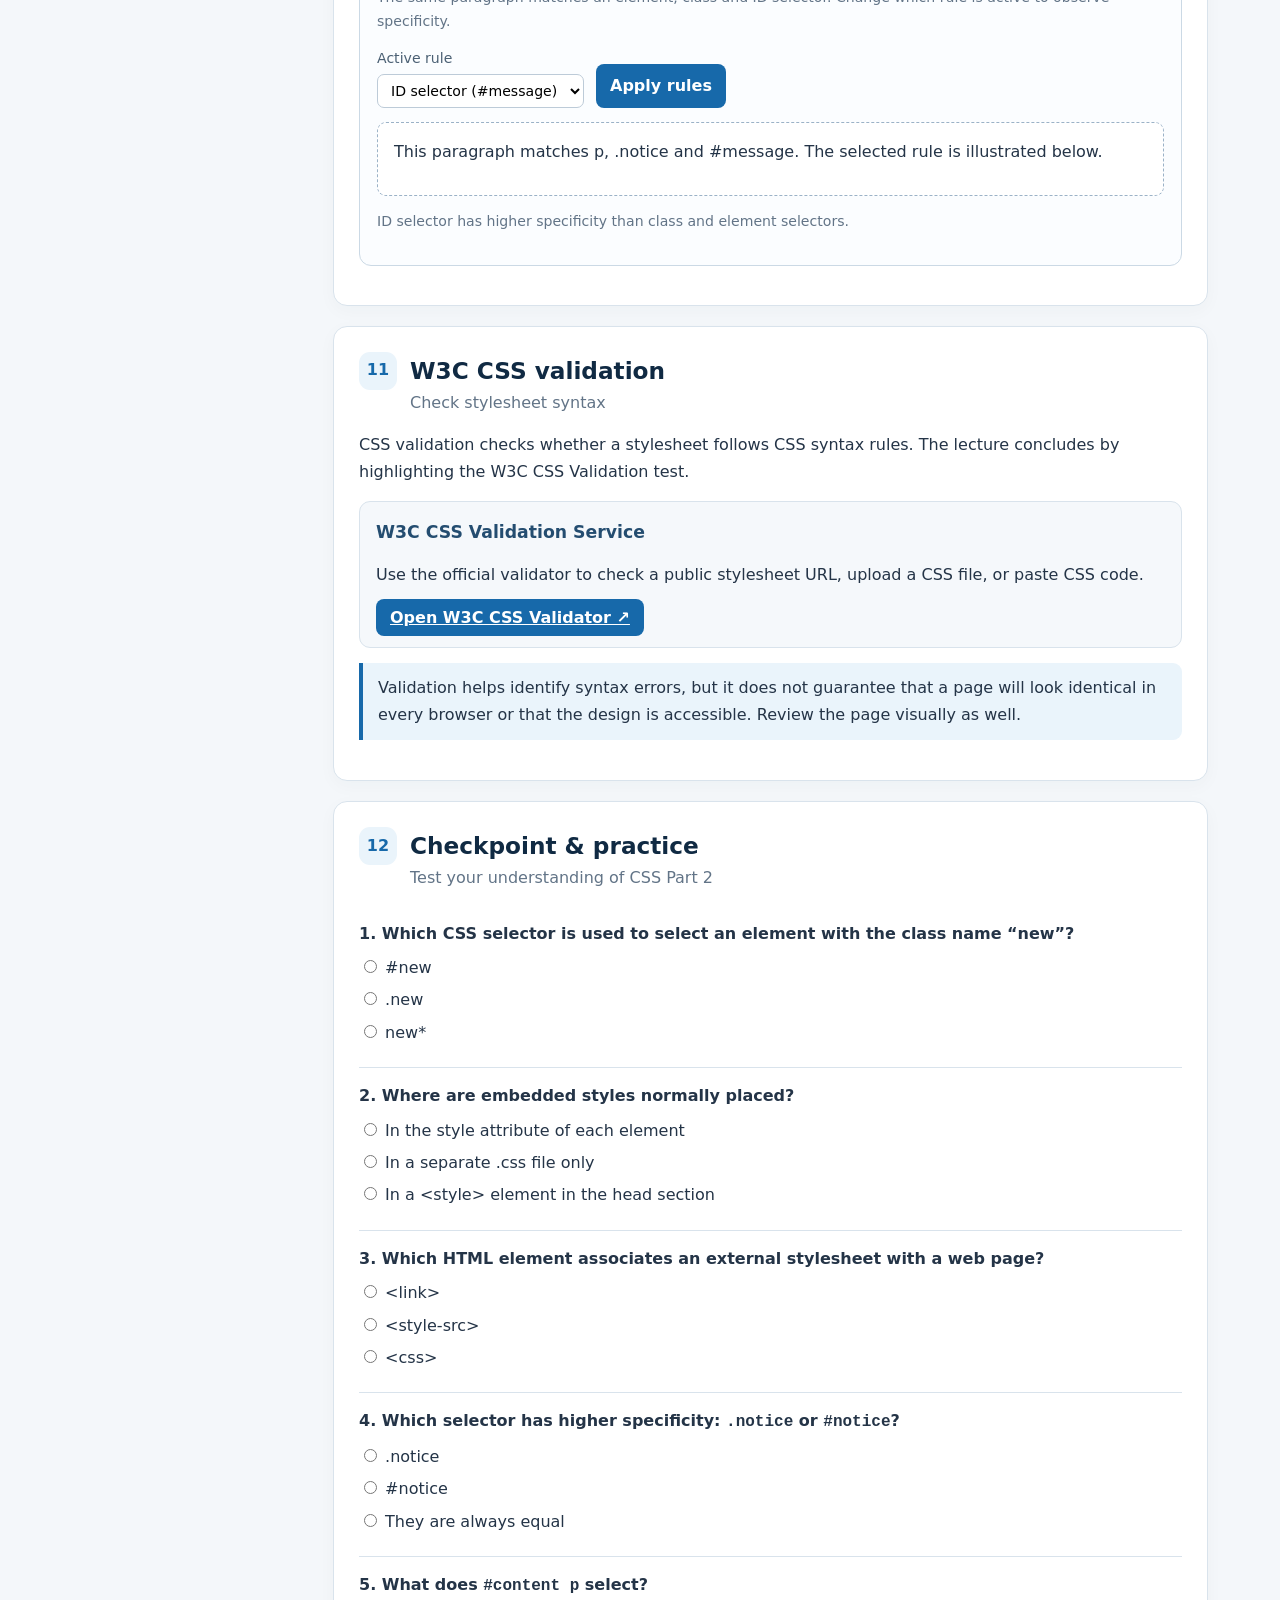
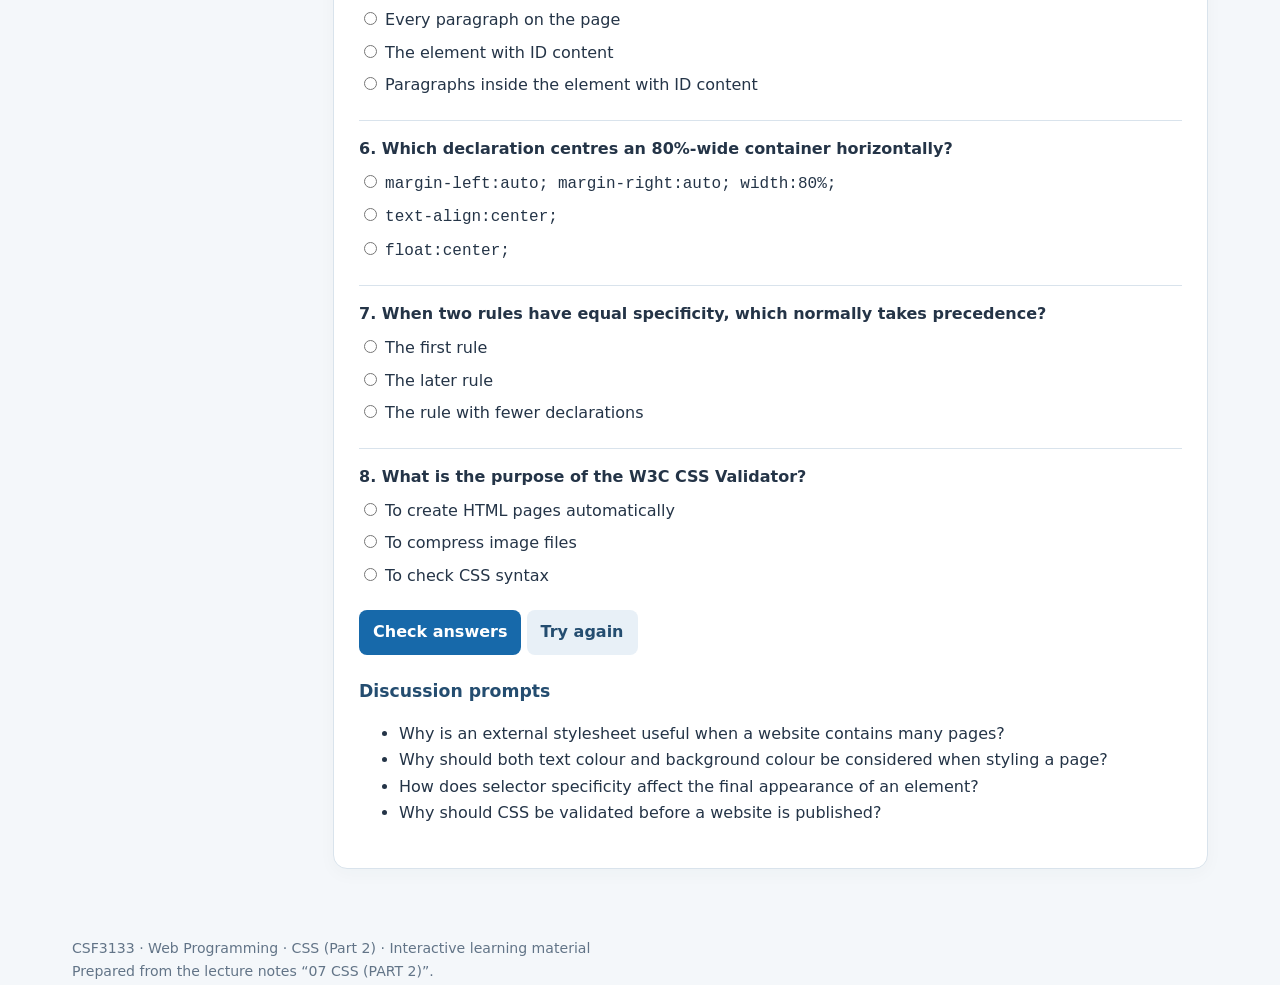
<file: csf3133_css_part2.html>
<!DOCTYPE html>
<html lang="en">
<head>
<meta charset="UTF-8">
<meta name="viewport" content="width=device-width, initial-scale=1.0">
<meta name="description" content="CSF3133 CSS Part 2 interactive learning hub">
<title>CSF3133 | CSS Part 2 Learning Hub</title>
<style>
:root{--navy:#102a43;--blue:#1769aa;--sky:#eaf4fb;--ink:#243447;--muted:#627487;--line:#d9e3ec;--paper:#fff;--soft:#f5f8fb;--green:#16794b;--gold:#fff4d6}
*{box-sizing:border-box}html{scroll-behavior:smooth;scroll-padding-top:88px}body{margin:0;background:#f4f7fa;color:var(--ink);font:16px/1.65 system-ui,-apple-system,"Segoe UI",sans-serif}
a{color:#145f9b}button,input,select{font:inherit}.topbar{position:sticky;top:0;z-index:20;background:#fff;border-bottom:1px solid var(--line);box-shadow:0 2px 12px #102a4310}.topinner{max-width:1180px;margin:auto;padding:12px 22px;display:flex;align-items:center;justify-content:space-between;gap:18px}.brand{font-weight:800;color:var(--navy);letter-spacing:.02em}.brand small{display:block;font-size:.72rem;color:var(--muted);font-weight:600}.toplinks{display:flex;gap:8px;flex-wrap:wrap}.toplinks a{text-decoration:none;font-size:.86rem;padding:6px 10px;border-radius:8px;color:var(--ink)}.toplinks a:hover{background:var(--sky);color:var(--blue)}
.hero{background:linear-gradient(120deg,#0b2545,#1769aa 65%,#38a3d4);color:white;padding:62px 22px 56px}.hero-inner{max-width:1120px;margin:auto}.eyebrow{text-transform:uppercase;letter-spacing:.14em;font-size:.78rem;font-weight:800;color:#bfe6ff}.hero h1{font-size:clamp(2.2rem,5vw,3.8rem);line-height:1.08;margin:12px 0}.hero p{max-width:720px;color:#e3f3ff;font-size:1.1rem}.hero-meta{display:flex;gap:10px;flex-wrap:wrap;margin-top:24px}.hero-meta span{border:1px solid #ffffff55;background:#ffffff12;padding:7px 12px;border-radius:999px;font-size:.85rem}
.layout{max-width:1180px;margin:28px auto;padding:0 22px;display:grid;grid-template-columns:235px minmax(0,1fr);gap:26px}.sidebar{position:sticky;top:82px;align-self:start;background:#fff;border:1px solid var(--line);border-radius:14px;padding:16px;max-height:calc(100vh - 100px);overflow:auto}.sidebar strong{display:block;margin:2px 8px 10px;color:var(--navy)}.sidebar a{display:block;padding:7px 9px;text-decoration:none;border-radius:7px;color:#43576b;font-size:.9rem}.sidebar a:hover{background:var(--sky);color:var(--blue)}main{min-width:0}.intro{background:#fff;border:1px solid var(--line);border-radius:14px;padding:22px 24px;margin-bottom:20px}.intro h2{margin-top:0}.section{background:#fff;border:1px solid var(--line);border-radius:14px;padding:25px;margin:0 0 20px;box-shadow:0 5px 18px #17324d08}.section-head{display:flex;align-items:flex-start;gap:13px;margin-bottom:14px}.num{flex:0 0 38px;height:38px;border-radius:11px;background:var(--sky);color:var(--blue);font-weight:800;display:grid;place-items:center}.section h2{margin:0;color:var(--navy);font-size:1.45rem}.section h3{margin:22px 0 8px;color:#244d70;font-size:1.08rem}.muted{color:var(--muted)}.grid2{display:grid;grid-template-columns:repeat(2,minmax(0,1fr));gap:15px}.tile{background:var(--soft);border:1px solid var(--line);border-radius:11px;padding:16px}.tile h3{margin:0 0 6px}.callout{border-left:4px solid var(--blue);background:var(--sky);padding:12px 15px;border-radius:0 9px 9px 0;margin:15px 0}.warning{border-left-color:#c58a16;background:var(--gold)}pre{overflow:auto;background:#102033;color:#e5f2ff;padding:16px;border-radius:10px;font-size:.9rem;line-height:1.55}code{font-family:ui-monospace,SFMono-Regular,Consolas,monospace}.inline-code{background:#eef3f8;padding:2px 5px;border-radius:5px}.demo{border:1px solid #cbd9e5;border-radius:12px;padding:17px;margin:14px 0;background:#fbfdff}.demo-title{font-weight:750;color:var(--navy);margin-bottom:10px}.controls{display:flex;gap:12px;flex-wrap:wrap;align-items:end;margin-bottom:14px}.field{display:flex;flex-direction:column;gap:4px;font-size:.88rem;color:#4b6074}.field input,.field select{border:1px solid #bdcbd8;border-radius:7px;padding:7px 9px;background:white;min-width:120px}.preview{background:white;border:1px dashed #9bb2c7;border-radius:9px;padding:16px;min-height:74px}.btn{border:0;border-radius:8px;background:var(--blue);color:#fff;padding:9px 14px;cursor:pointer;font-weight:650}.btn.secondary{background:#e8f0f7;color:#244d70}.btn:hover{filter:brightness(.94)}.swatches{display:grid;grid-template-columns:repeat(6,1fr);gap:8px}.swatch{border:1px solid #ccd6df;border-radius:8px;overflow:hidden;text-align:center;font-size:.76rem;background:white}.swatch i{display:block;height:40px}.swatch span{display:block;padding:5px}.tablewrap{overflow-x:auto}table{border-collapse:collapse;width:100%;font-size:.92rem}th,td{padding:10px 12px;border:1px solid var(--line);text-align:left;vertical-align:top}th{background:#edf4f9;color:var(--navy)}.quiz-q{padding:15px 0;border-top:1px solid var(--line)}.quiz-q:first-child{border-top:0}.quiz-q p{font-weight:700;margin:0 0 8px}.option{display:block;margin:6px 0;font-weight:400}.feedback{font-weight:700;margin-top:10px}.correct{color:var(--green)}.incorrect{color:#b33b32}.footer{max-width:1180px;margin:0 auto;padding:20px 22px 42px;color:var(--muted);font-size:.88rem}.pill{display:inline-block;background:#edf5fb;color:#22577b;border-radius:99px;padding:3px 9px;font-size:.78rem;font-weight:700}.two-code{display:grid;grid-template-columns:1fr 1fr;gap:12px}.small{font-size:.88rem}
@media(max-width:850px){.layout{grid-template-columns:1fr}.sidebar{position:static;max-height:none}.sidebar nav{display:grid;grid-template-columns:repeat(2,minmax(0,1fr))}.toplinks{display:none}.grid2,.two-code{grid-template-columns:1fr}}
@media(max-width:520px){.hero{padding:42px 18px}.layout{padding:0 13px;margin:16px auto}.section{padding:18px}.swatches{grid-template-columns:repeat(3,1fr)}.sidebar nav{grid-template-columns:1fr 1fr}}
</style>
</head>
<body>
<header class="topbar"><div class="topinner"><div class="brand">CSF3133 <small>WEB PROGRAMMING · LEARNING HUB</small></div><nav class="toplinks"><a href="#objectives">Objectives</a><a href="#colour">Colour</a><a href="#text">Text</a><a href="#selectors">Selectors</a><a href="#cascade">Cascade</a><a href="#practice">Practice</a></nav></div></header>
<section class="hero"><div class="hero-inner"><div class="eyebrow">Interactive learning hub · Topic 07</div><h1>CSS (Part 2)</h1><p>Learn how to style web pages with colour, text properties and selectors. Compare inline, embedded and external stylesheets, explore the CSS cascade, and practise with interactive examples.</p><div class="hero-meta"><span>CSF3133: Web Programming</span><span>Lecture notes · 47 pages</span><span>Try-it-yourself demos</span></div></div></section>
<div class="layout">
<aside class="sidebar"><strong>On this page</strong><nav>
<a href="#objectives">Learning objectives</a><a href="#overview">1. CSS overview</a><a href="#syntax">2. CSS syntax & colour</a><a href="#colour">3. Colour choices</a><a href="#inline">4. Inline styles</a><a href="#embedded">5. Embedded styles</a><a href="#text">6. Text properties</a><a href="#selectors">7. CSS selectors</a><a href="#span">8. Span element</a><a href="#external">9. External stylesheets</a><a href="#layout">10. Centering content</a><a href="#cascade">11. The cascade</a><a href="#validation">12. CSS validation</a><a href="#practice">Checkpoint & practice</a></nav></aside>
<main>
<div class="intro" id="objectives"><span class="pill">Learning objectives</span><h2>By the end of this topic, you should be able to:</h2><div class="grid2"><ul><li>Describe the evolution of style sheets from print media to the Web.</li><li>List advantages of using Cascading Style Sheets.</li><li>Use colour on web pages.</li><li>Apply inline, embedded and external styles.</li></ul><ul><li>Configure element, class, id and contextual selectors.</li><li>Use CSS text properties.</li><li>Utilise the cascade in CSS.</li><li>Validate CSS.</li></ul></div></div>

<section class="section" id="overview"><div class="section-head"><span class="num">01</span><div><h2>Overview of Cascading Style Sheets</h2><div class="muted">What CSS does and why it is useful</div></div></div>
<p>Style sheets were used in desktop publishing to apply typographical styles and spacing to printed media. CSS brings style-sheet functionality to web developers. It is a flexible, cross-platform, standards-based language developed by the W3C.</p>
<div class="grid2"><div class="tile"><h3>Greater design control</h3><p>More control over typography and page layout than HTML alone.</p></div><div class="tile"><h3>Separate style from structure</h3><p>Presentation rules can be moved out of the HTML document.</p></div><div class="tile"><h3>Reusable styles</h3><p>One stylesheet can be associated with multiple web pages.</p></div><div class="tile"><h3>Easier maintenance</h3><p>Update presentation in a stylesheet rather than editing many individual pages.</p></div></div>
<h3>Four stylesheet approaches</h3><div class="tablewrap"><table><tr><th>Type</th><th>Where it is defined</th><th>Typical use</th></tr><tr><td>Inline</td><td>HTML <code>style</code> attribute</td><td>Style one specific element</td></tr><tr><td>Embedded (internal)</td><td><code>&lt;style&gt;</code> element in the document head</td><td>Style one web page</td></tr><tr><td>External</td><td>Separate <code>.css</code> file linked from HTML</td><td>Reuse styles across pages</td></tr><tr><td>Imported</td><td><code>@import</code> rule</td><td>Import rules from another stylesheet</td></tr></table></div>
</section>

<section class="section" id="syntax"><div class="section-head"><span class="num">02</span><div><h2>CSS syntax and colour</h2><div class="muted">Selectors, declarations, RGB and hexadecimal values</div></div></div>
<p>A CSS rule describes the styling to apply. Each rule contains a <b>selector</b> and a <b>declaration block</b>. A declaration contains a property and a value.</p>
<pre><code>body {
  color: blue;
  background-color: yellow;
}</code></pre>
<p>The same colours can be written using hexadecimal values:</p><pre><code>body {
  color: #0000FF;
  background-color: #FFFF00;
}</code></pre>
<div class="callout"><b>Remember:</b> write each declaration as <code>property: value;</code>. Separate multiple declarations with semicolons and enclose the declarations in curly braces.</div>
<h3>Common formatting properties</h3><div class="tablewrap"><table><tr><th>Property</th><th>Purpose</th></tr><tr><td><code>background-color</code></td><td>Sets the background colour.</td></tr><tr><td><code>color</code></td><td>Sets text colour.</td></tr><tr><td><code>font-family</code></td><td>Sets the typeface.</td></tr><tr><td><code>font-size</code></td><td>Sets text size.</td></tr><tr><td><code>font-style</code></td><td>Sets normal or italic text.</td></tr><tr><td><code>font-weight</code></td><td>Sets text boldness.</td></tr><tr><td><code>line-height</code></td><td>Sets line height.</td></tr><tr><td><code>margin</code></td><td>Sets space outside an element.</td></tr><tr><td><code>text-align</code></td><td>Aligns text.</td></tr><tr><td><code>text-decoration</code></td><td>Adds underline, overline or line-through.</td></tr><tr><td><code>width</code></td><td>Sets an element's width.</td></tr></table></div>
<h3>RGB and hexadecimal colours</h3><p>Monitors display colour using intensities of red, green and blue (RGB). Each RGB value ranges from 0 to 255. Hexadecimal numbers use base 16; each pair ranges from <code>00</code> to <code>FF</code>. Three pairs describe one RGB colour.</p>
<div class="swatches"><div class="swatch"><i style="background:#000"></i><span>#000000<br>Black</span></div><div class="swatch"><i style="background:#fff"></i><span>#FFFFFF<br>White</span></div><div class="swatch"><i style="background:#f00"></i><span>#FF0000<br>Red</span></div><div class="swatch"><i style="background:#0f0"></i><span>#00FF00<br>Green</span></div><div class="swatch"><i style="background:#00f"></i><span>#0000FF<br>Blue</span></div><div class="swatch"><i style="background:#ccc"></i><span>#CCCCCC<br>Grey</span></div></div>
</section>

<section class="section" id="colour"><div class="section-head"><span class="num">03</span><div><h2>Making colour choices</h2><div class="muted">Colour schemes and sufficient contrast</div></div></div>
<ul><li>Choose a monochromatic colour scheme.</li><li>Choose colours from a photograph or another image.</li><li>Begin with a favourite colour and select complementary colours using a colour-scheme tool.</li></ul>
<p>When selecting text and background colours, ensure sufficient contrast so that text remains easy to read.</p>
<div class="demo"><div class="demo-title">Colour contrast playground</div><div class="controls"><label class="field">Text colour <input type="color" id="fg" value="#17324d"></label><label class="field">Background colour <input type="color" id="bg" value="#ffffff"></label><button class="btn" onclick="updateContrast()">Apply colours</button></div><div class="preview" id="contrastPreview">Readable text depends on sufficient contrast between foreground and background colours.</div><p class="small muted" id="contrastText">Choose colours and preview the result.</p></div>
<div class="callout warning"><b>Design reminder:</b> a colour combination that looks attractive may still be difficult to read. Always check text/background contrast.</div>
</section>

<section class="section" id="inline"><div class="section-head"><span class="num">04</span><div><h2>Configuring colour with inline CSS</h2><div class="muted">Use the style attribute on an HTML element</div></div></div>
<p>Inline CSS is configured in the body of a web page. It uses the <code>style</code> attribute and applies only to the specific HTML element.</p>
<pre><code>&lt;h1 style="color:#ff0000"&gt;
  Heading text is red
&lt;/h1&gt;</code></pre>
<p>More than one declaration can be placed in the attribute. Separate declarations with a semicolon.</p>
<pre><code>&lt;h1 style="color:#FF0000; background-color:#CCCCCC"&gt;
  Red heading with grey background
&lt;/h1&gt;</code></pre>
<div class="demo"><div class="demo-title">Try inline styling</div><div class="controls"><label class="field">Text colour<input type="color" id="inlineColor" value="#ff0000"></label><label class="field">Background<input type="color" id="inlineBg" value="#eeeeee"></label><label class="field">Text<input id="inlineText" value="Heading text is styled inline"></label><button class="btn" onclick="applyInline()">Apply</button></div><div class="preview"><h2 id="inlinePreview" style="color:#ff0000;background:#eeeeee;padding:10px;margin:0">Heading text is styled inline</h2></div></div>
</section>

<section class="section" id="embedded"><div class="section-head"><span class="num">05</span><div><h2>CSS embedded (internal) styles</h2><div class="muted">Use the style element in the head section</div></div></div>
<p>Embedded styles are configured in the header section of a web page using the HTML <code>&lt;style&gt;</code> element. The rules apply to the entire web page document.</p>
<pre><code>&lt;head&gt;
  &lt;style&gt;
    body {
      background-color: #000000;
      color: #FFFFFF;
    }
  &lt;/style&gt;
&lt;/head&gt;</code></pre>
<p>The <code>body</code> selector can set global rules. Rules for more specific elements, such as <code>h1</code> and <code>h2</code>, can override those global styles.</p>
<div class="demo"><div class="demo-title">Embedded stylesheet preview</div><div class="controls"><label class="field">Page background<select id="pageBg"><option value="#172b4d">Navy</option><option value="#ffffff">White</option><option value="#000000">Black</option><option value="#e6e6fa">Lavender</option></select></label><label class="field">Body text<select id="pageText"><option value="#ffffff">White</option><option value="#172b4d">Navy</option><option value="#222222">Black</option></select></label><button class="btn" onclick="applyEmbedded()">Apply</button></div><div class="preview" id="embeddedPreview" style="background:#172b4d;color:white"><h3 style="color:inherit;margin-top:0">Sample page heading</h3><p style="margin-bottom:0">These styles represent global rules applied through an embedded stylesheet.</p></div></div>
</section>

<section class="section" id="text"><div class="section-head"><span class="num">06</span><div><h2>Configuring text with CSS</h2><div class="muted">Font and text formatting properties</div></div></div>
<div class="grid2"><div class="tile"><h3>Font properties</h3><ul><li><code>font-weight</code>: boldness</li><li><code>font-style</code>: italic style</li><li><code>font-size</code>: text size</li><li><code>font-family</code>: typeface</li></ul></div><div class="tile"><h3>Other text properties</h3><ul><li><code>line-height</code>: height of text lines</li><li><code>text-align</code>: text alignment</li><li><code>text-indent</code>: first-line indentation</li><li><code>text-decoration</code>: underline, overline, line-through</li><li><code>text-transform</code>: capitalization</li><li><code>text-shadow</code>: text shadow</li></ul></div></div>
<div class="callout"><b>Accessibility recommendation in the lecture:</b> use <code>em</code> or percentage font sizes so users can enlarge text in browsers.</div>
<p>Not everyone has the same fonts installed. Configure a list of fonts and include a generic family name.</p><pre><code>p {
  font-family: Arial, Verdana, sans-serif;
}</code></pre>
<div class="demo"><div class="demo-title">Text formatting playground</div><div class="controls"><label class="field">Font family<select id="fontFamily"><option value="Arial, sans-serif">Arial</option><option value="Georgia, serif">Georgia</option><option value="'Courier New', monospace">Courier New</option><option value="Verdana, sans-serif">Verdana</option></select></label><label class="field">Font size<select id="fontSize"><option value="16px">16 px</option><option value="20px">20 px</option><option value="1.5em">1.5 em</option><option value="120%">120%</option></select></label><label class="field">Alignment<select id="textAlign"><option>left</option><option>center</option><option>right</option><option>justify</option></select></label><label class="field">Text style<select id="fontStyle"><option value="normal">Normal</option><option value="italic">Italic</option></select></label><button class="btn" onclick="applyText()">Apply</button></div><div class="preview" id="textPreview">CSS gives you control over the appearance of text. Change the options above to explore font family, size, alignment and style.</div></div>
</section>

<section class="section" id="selectors"><div class="section-head"><span class="num">07</span><div><h2>CSS selectors</h2><div class="muted">Element, class, ID and descendant selectors</div></div></div>
<div class="tablewrap"><table><tr><th>Selector type</th><th>Syntax</th><th>What it selects</th></tr><tr><td>HTML element</td><td><code>p</code></td><td>All paragraph elements.</td></tr><tr><td>Class</td><td><code>.classname</code></td><td>Elements assigned that class; can be reused.</td></tr><tr><td>ID</td><td><code>#idname</code></td><td>The element assigned that ID; intended for one element on the page.</td></tr><tr><td>Descendant / contextual</td><td><code>#content p</code></td><td>Paragraph elements located inside the element with ID <code>content</code>.</td></tr></table></div>
<h3>Class selector</h3><p>A class selector applies a CSS rule to a certain class of elements. It is not tied to one particular HTML element.</p><pre><code>.new {
  color: red;
  font-style: italic;
}

/* HTML */
&lt;p class="new"&gt;This text is red and italic.&lt;/p&gt;</code></pre>
<h3>ID selector</h3><p>An ID selector applies a CSS rule to one element on a web page.</p><pre><code>#new {
  color: red;
  font-size: 1.5em;
  font-style: italic;
}

/* HTML */
&lt;p id="new"&gt;This text is red, large and italic.&lt;/p&gt;</code></pre>
<h3>Descendant (contextual) selector</h3><p>Specify an element within the context of its container (parent) element. Contextual selectors can reduce the number of classes and IDs needed in the HTML.</p><pre><code>#content p {
  color: green;
}</code></pre>
<div class="demo"><div class="demo-title">Selector playground</div><div class="controls"><label class="field">Choose selector<select id="selectorChoice"><option value="element">Element selector: p</option><option value="class">Class selector: .highlight</option><option value="id">ID selector: #special</option><option value="descendant">Descendant: #content p</option></select></label><button class="btn" onclick="showSelector()">Apply selector</button><button class="btn secondary" onclick="resetSelector()">Reset</button></div><div class="preview" id="selectorPreview"><p>Paragraph outside the content container.</p><div id="content"><p class="highlight" id="special">Paragraph inside #content (also has a class and ID).</p><p>Another paragraph inside #content.</p></div></div><p class="small muted" id="selectorExplanation">Choose a selector to see which elements are affected.</p></div>
</section>

<section class="section" id="span"><div class="section-head"><span class="num">08</span><div><h2>The span element</h2><div class="muted">Format a section of text within a line</div></div></div>
<p>The <code>&lt;span&gt;</code> element configures a specially formatted area displayed inline with other content, such as a phrase within a paragraph. It does not add extra space above or below the text.</p>
<pre><code>&lt;style&gt;
.companyname {
  font-weight: bold;
  font-family: Georgia, "Times New Roman", serif;
  font-size: 1.25em;
}
&lt;/style&gt;

&lt;p&gt;Your needs are important to us at
  &lt;span class="companyname"&gt;Acme Web Design&lt;/span&gt;.
  We will work with you to build your Web site.
&lt;/p&gt;</code></pre>
<div class="demo"><div class="demo-title">Inline span example</div><p style="margin:0">Your needs are important to us at <span style="font-weight:bold;font-family:Georgia,serif;font-size:1.25em;color:#1769aa">Acme Web Design</span>. We will work with you to build your Web site.</p></div>
</section>

<section class="section" id="external"><div class="section-head"><span class="num">09</span><div><h2>External style sheets</h2><div class="muted">Keep CSS rules in a separate .css file</div></div></div>
<p>An external stylesheet is a text file separate from the HTML documents. It has a <code>.css</code> extension, contains CSS rules only, and does not contain HTML tags. Multiple web pages can use the same stylesheet.</p>
<div class="two-code"><div><span class="pill">color.css</span><pre><code>body {
  background-color: #0000FF;
  color: #FFFFFF;
}</code></pre></div><div><span class="pill">HTML head</span><pre><code>&lt;head&gt;
  &lt;link rel="stylesheet"
        href="color.css"&gt;
&lt;/head&gt;</code></pre></div></div>
<p>The <code>&lt;link&gt;</code> element is placed in the head section. It associates the external stylesheet with the web page.</p>
<div class="callout"><b>Example:</b> to use an external stylesheet named <code>mystyles.css</code>, add <code>&lt;link rel="stylesheet" href="mystyles.css"&gt;</code> inside the HTML <code>&lt;head&gt;</code>.</div>
<h3>Centering page content with CSS</h3><pre><code>#container {
  margin-left: auto;
  margin-right: auto;
  width: 80%;
}</code></pre>
<p>The automatic left and right margins centre a container with a specified width.</p>
<div class="demo"><div class="demo-title">Container centering demo</div><div class="controls"><label class="field">Container width <input type="range" min="40" max="100" value="80" id="containerWidth" oninput="updateContainer()"></label><span id="widthValue">80%</span></div><div style="background:#eaf0f5;padding:10px;border-radius:8px"><div id="containerDemo" style="width:80%;margin:0 auto;background:#cce7f8;border:2px solid #1769aa;padding:16px;text-align:center;border-radius:7px">#container — centred content</div></div></div>
</section>

<section class="section" id="cascade"><div class="section-head"><span class="num">10</span><div><h2>The CSS cascade</h2><div class="muted">How CSS decides which style is applied</div></div></div>
<p>The cascading order is a set of rules that determines which style is applied to an element when multiple styles conflict.</p>
<div class="grid2"><div class="tile"><h3>1. Specificity</h3><p>More specific selectors take precedence over less specific selectors. An ID selector has higher specificity than a class selector or an element selector.</p></div><div class="tile"><h3>2. Inheritance</h3><p>Styles applied to a parent can be passed to its children. A child can override an inherited style with its own rule.</p></div><div class="tile"><h3>3. Order of declaration</h3><p>When rules have the same specificity, a later declaration takes precedence over an earlier one.</p></div><div class="tile"><h3>About !important</h3><p>The lecture introduces <code>!important</code> as a way to give a declaration priority. Avoid using it unless absolutely necessary.</p></div></div>
<h3>Specificity example</h3><pre><code>.container { color: green; }
#text       { color: red; }
.text       { color: green; }

/* An element matching #text receives red text
   because the ID selector is more specific. */</code></pre>
<h3>Inheritance example</h3><pre><code>body {
  background-color: yellow;
  color: black;
}
h2 {
  background-color: green;
  color: white;
}</code></pre>
<h3>Order of declaration example</h3><pre><code>.text { color: blue; }
.text { color: green; }

/* The later rule wins when specificity is equal. */</code></pre>
<div class="demo"><div class="demo-title">Cascade explorer</div><p class="muted small">The same paragraph matches an element, class and ID selector. Change which rule is active to observe specificity.</p><div class="controls"><label class="field">Active rule<select id="cascadeRule"><option value="id">ID selector (#message)</option><option value="class">Class selector (.notice)</option><option value="element">Element selector (p)</option><option value="later">Later class declaration</option></select></label><button class="btn" onclick="applyCascade()">Apply rules</button></div><div class="preview"><p id="cascadeSample" class="notice" style="margin:0">This paragraph matches p, .notice and #message. The selected rule is illustrated below.</p></div><p class="small muted" id="cascadeExplain">ID selector has higher specificity than class and element selectors.</p></div>
</section>

<section class="section" id="validation"><div class="section-head"><span class="num">11</span><div><h2>W3C CSS validation</h2><div class="muted">Check stylesheet syntax</div></div></div>
<p>CSS validation checks whether a stylesheet follows CSS syntax rules. The lecture concludes by highlighting the W3C CSS Validation test.</p>
<div class="tile"><h3>W3C CSS Validation Service</h3><p>Use the official validator to check a public stylesheet URL, upload a CSS file, or paste CSS code.</p><a class="btn" href="https://jigsaw.w3.org/css-validator/" target="_blank" rel="noopener">Open W3C CSS Validator ↗</a></div>
<div class="callout">Validation helps identify syntax errors, but it does not guarantee that a page will look identical in every browser or that the design is accessible. Review the page visually as well.</div>
</section>

<section class="section" id="practice"><div class="section-head"><span class="num">12</span><div><h2>Checkpoint & practice</h2><div class="muted">Test your understanding of CSS Part 2</div></div></div>
<form id="quizForm">
<div class="quiz-q"><p>1. Which CSS selector is used to select an element with the class name “new”?</p><label class="option"><input type="radio" name="q1" value="a"> #new</label><label class="option"><input type="radio" name="q1" value="b"> .new</label><label class="option"><input type="radio" name="q1" value="c"> new*</label></div>
<div class="quiz-q"><p>2. Where are embedded styles normally placed?</p><label class="option"><input type="radio" name="q2" value="a"> In the style attribute of each element</label><label class="option"><input type="radio" name="q2" value="b"> In a separate .css file only</label><label class="option"><input type="radio" name="q2" value="c"> In a &lt;style&gt; element in the head section</label></div>
<div class="quiz-q"><p>3. Which HTML element associates an external stylesheet with a web page?</p><label class="option"><input type="radio" name="q3" value="a"> &lt;link&gt;</label><label class="option"><input type="radio" name="q3" value="b"> &lt;style-src&gt;</label><label class="option"><input type="radio" name="q3" value="c"> &lt;css&gt;</label></div>
<div class="quiz-q"><p>4. Which selector has higher specificity: <code>.notice</code> or <code>#notice</code>?</p><label class="option"><input type="radio" name="q4" value="a"> .notice</label><label class="option"><input type="radio" name="q4" value="b"> #notice</label><label class="option"><input type="radio" name="q4" value="c"> They are always equal</label></div>
<div class="quiz-q"><p>5. What does <code>#content p</code> select?</p><label class="option"><input type="radio" name="q5" value="a"> Every paragraph on the page</label><label class="option"><input type="radio" name="q5" value="b"> The element with ID content</label><label class="option"><input type="radio" name="q5" value="c"> Paragraphs inside the element with ID content</label></div>
<div class="quiz-q"><p>6. Which declaration centres an 80%-wide container horizontally?</p><label class="option"><input type="radio" name="q6" value="a"> <code>margin-left:auto; margin-right:auto; width:80%;</code></label><label class="option"><input type="radio" name="q6" value="b"> <code>text-align:center;</code></label><label class="option"><input type="radio" name="q6" value="c"> <code>float:center;</code></label></div>
<div class="quiz-q"><p>7. When two rules have equal specificity, which normally takes precedence?</p><label class="option"><input type="radio" name="q7" value="a"> The first rule</label><label class="option"><input type="radio" name="q7" value="b"> The later rule</label><label class="option"><input type="radio" name="q7" value="c"> The rule with fewer declarations</label></div>
<div class="quiz-q"><p>8. What is the purpose of the W3C CSS Validator?</p><label class="option"><input type="radio" name="q8" value="a"> To create HTML pages automatically</label><label class="option"><input type="radio" name="q8" value="b"> To compress image files</label><label class="option"><input type="radio" name="q8" value="c"> To check CSS syntax</label></div>
<button class="btn" type="button" onclick="gradeQuiz()">Check answers</button> <button class="btn secondary" type="reset" onclick="document.getElementById('quizResult').textContent=''">Try again</button><p id="quizResult" class="feedback" aria-live="polite"></p>
</form>
<h3>Discussion prompts</h3><ul><li>Why is an external stylesheet useful when a website contains many pages?</li><li>Why should both text colour and background colour be considered when styling a page?</li><li>How does selector specificity affect the final appearance of an element?</li><li>Why should CSS be validated before a website is published?</li></ul>
</section>
</main></div>
<footer class="footer">CSF3133 · Web Programming · CSS (Part 2) · Interactive learning material<br>Prepared from the lecture notes “07 CSS (PART 2)”.</footer>
<script>
function updateContrast(){const f=document.getElementById('fg').value,b=document.getElementById('bg').value,p=document.getElementById('contrastPreview');p.style.color=f;p.style.backgroundColor=b;document.getElementById('contrastText').textContent='Preview updated. Check that the text remains easy to read.'}
function applyInline(){const p=document.getElementById('inlinePreview');p.style.color=document.getElementById('inlineColor').value;p.style.backgroundColor=document.getElementById('inlineBg').value;p.textContent=document.getElementById('inlineText').value||'Heading text is styled inline'}
function applyEmbedded(){const p=document.getElementById('embeddedPreview');p.style.backgroundColor=document.getElementById('pageBg').value;p.style.color=document.getElementById('pageText').value}
function applyText(){const p=document.getElementById('textPreview');p.style.fontFamily=document.getElementById('fontFamily').value;p.style.fontSize=document.getElementById('fontSize').value;p.style.textAlign=document.getElementById('textAlign').value;p.style.fontStyle=document.getElementById('fontStyle').value}
function showSelector(){resetSelector();const c=document.getElementById('selectorChoice').value,box=document.getElementById('selectorPreview'),ex=document.getElementById('selectorExplanation');if(c==='element'){box.querySelectorAll('p').forEach(x=>x.style.color='crimson');ex.textContent='Element selector p affects every paragraph in the preview.'}if(c==='class'){box.querySelectorAll('.highlight').forEach(x=>x.style.background='#fff0b3');ex.textContent='Class selector .highlight affects elements assigned class="highlight".'}if(c==='id'){box.querySelector('#special').style.color='crimson';box.querySelector('#special').style.fontWeight='bold';ex.textContent='ID selector #special targets the element with id="special".'}if(c==='descendant'){box.querySelectorAll('#content p').forEach(x=>x.style.color='green');ex.textContent='Descendant selector #content p affects paragraphs inside the element with id="content".'}}
function resetSelector(){const box=document.getElementById('selectorPreview');box.querySelectorAll('p').forEach(x=>{x.style.color='';x.style.background='';x.style.fontWeight=''})}
function updateContainer(){const v=document.getElementById('containerWidth').value;document.getElementById('containerDemo').style.width=v+'%';document.getElementById('widthValue').textContent=v+'%'}
function applyCascade(){const v=document.getElementById('cascadeRule').value,p=document.getElementById('cascadeSample'),e=document.getElementById('cascadeExplain');p.style.color='';p.style.fontWeight='';p.style.textDecoration='';if(v==='id'){p.style.color='red';e.textContent='ID selector (#message): highest specificity among the three selector types shown.'}if(v==='class'){p.style.color='green';e.textContent='Class selector (.notice): more specific than the element selector, but less specific than an ID selector.'}if(v==='element'){p.style.color='blue';e.textContent='Element selector (p): lower specificity than class and ID selectors.'}if(v==='later'){p.style.color='green';p.style.fontWeight='bold';e.textContent='Order of declaration: the later .notice rule wins when both rules have equal specificity.'}}
function gradeQuiz(){const ans={q1:'b',q2:'c',q3:'a',q4:'b',q5:'c',q6:'a',q7:'b',q8:'c'};let score=0;for(const [q,a] of Object.entries(ans)){const s=document.querySelector('input[name="'+q+'"]:checked');if(s&&s.value===a)score++}const out=document.getElementById('quizResult');out.textContent='You scored '+score+' out of 8.';out.className='feedback '+(score>=6?'correct':'incorrect')}
</script>
</body>
</html>
</file>
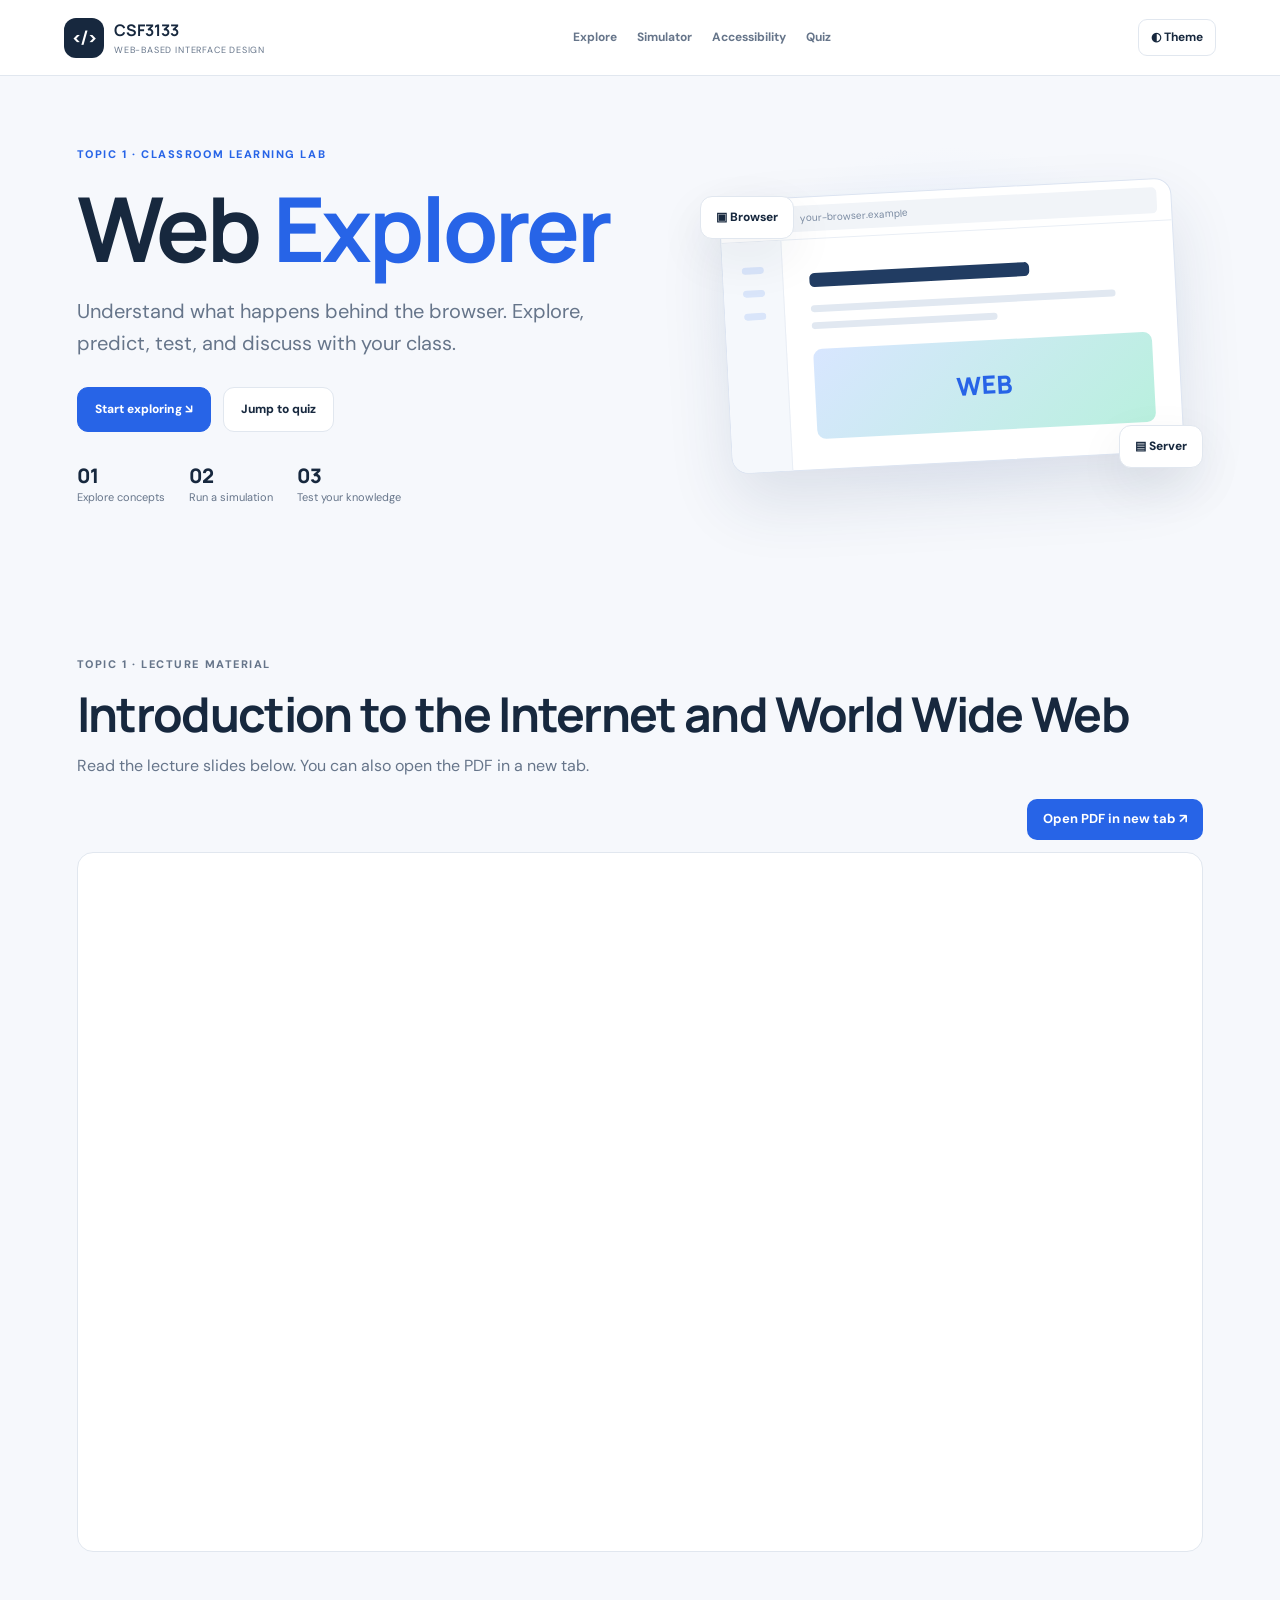
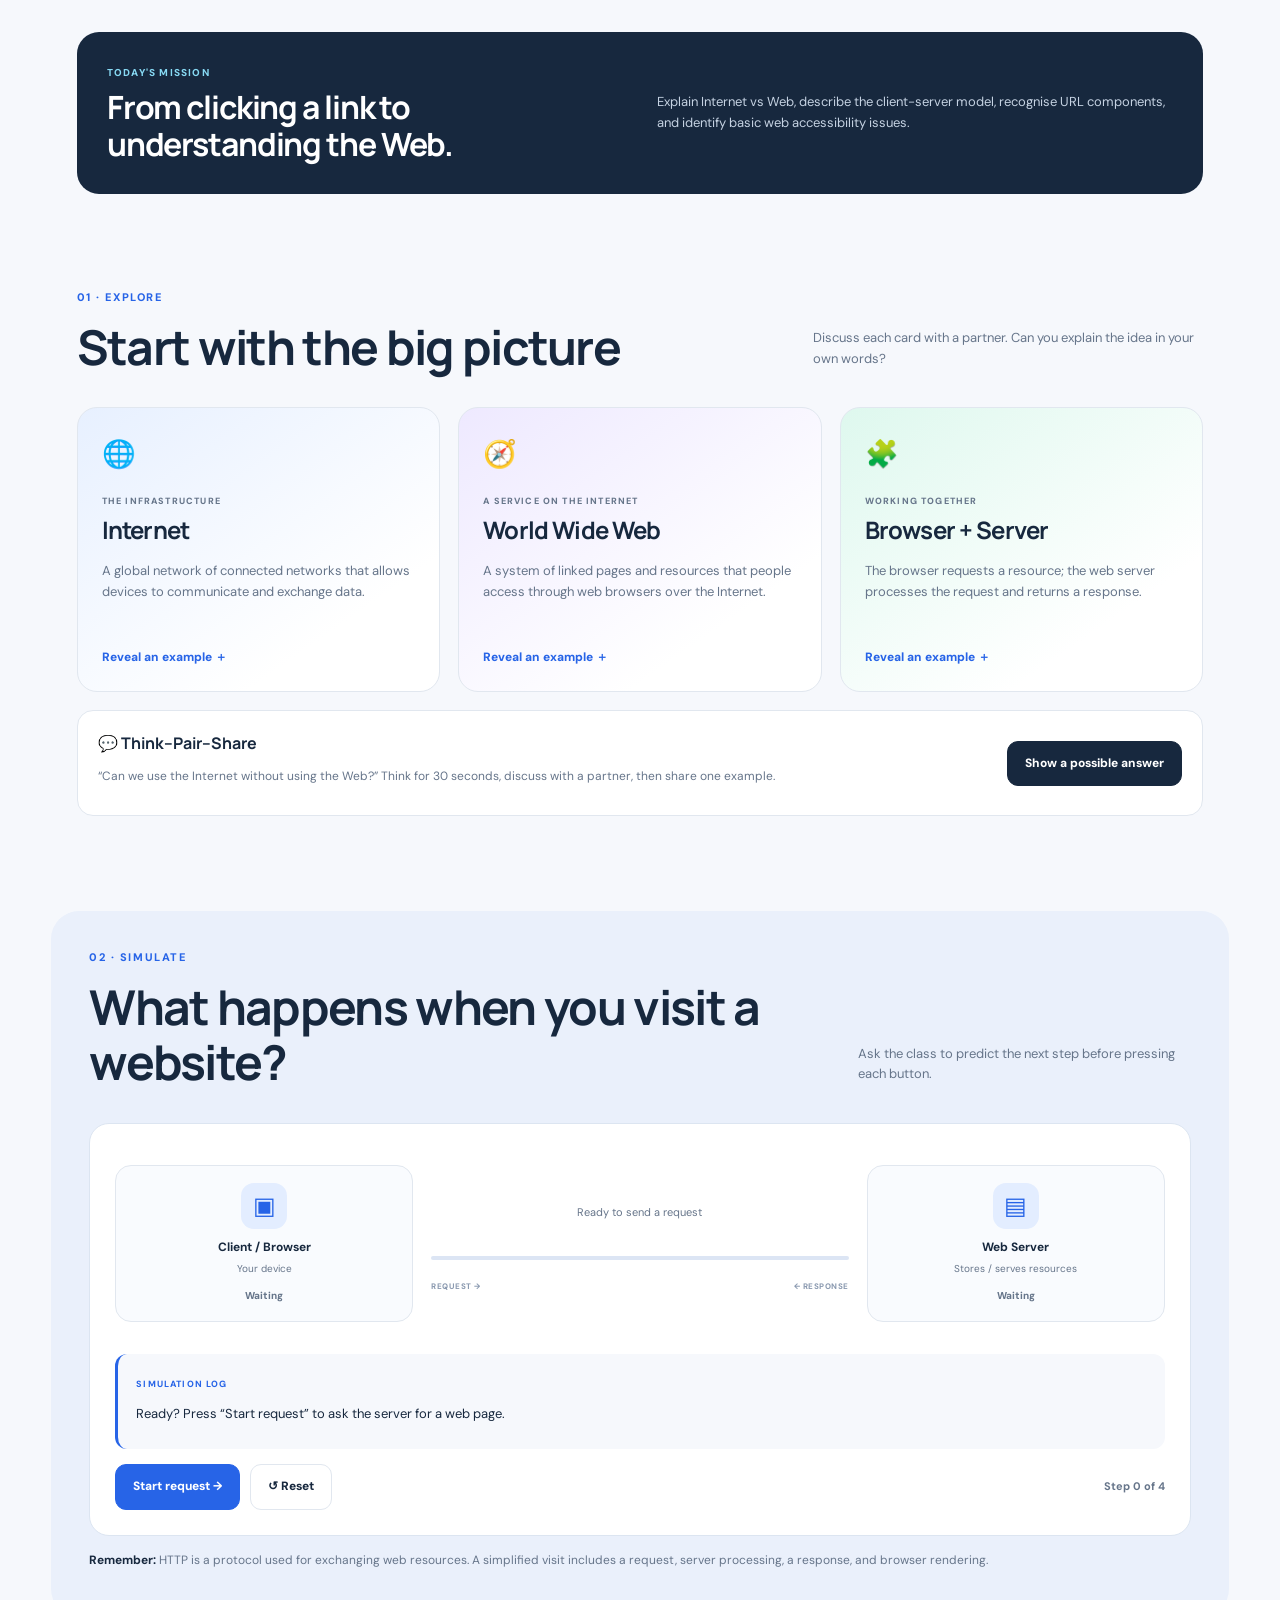
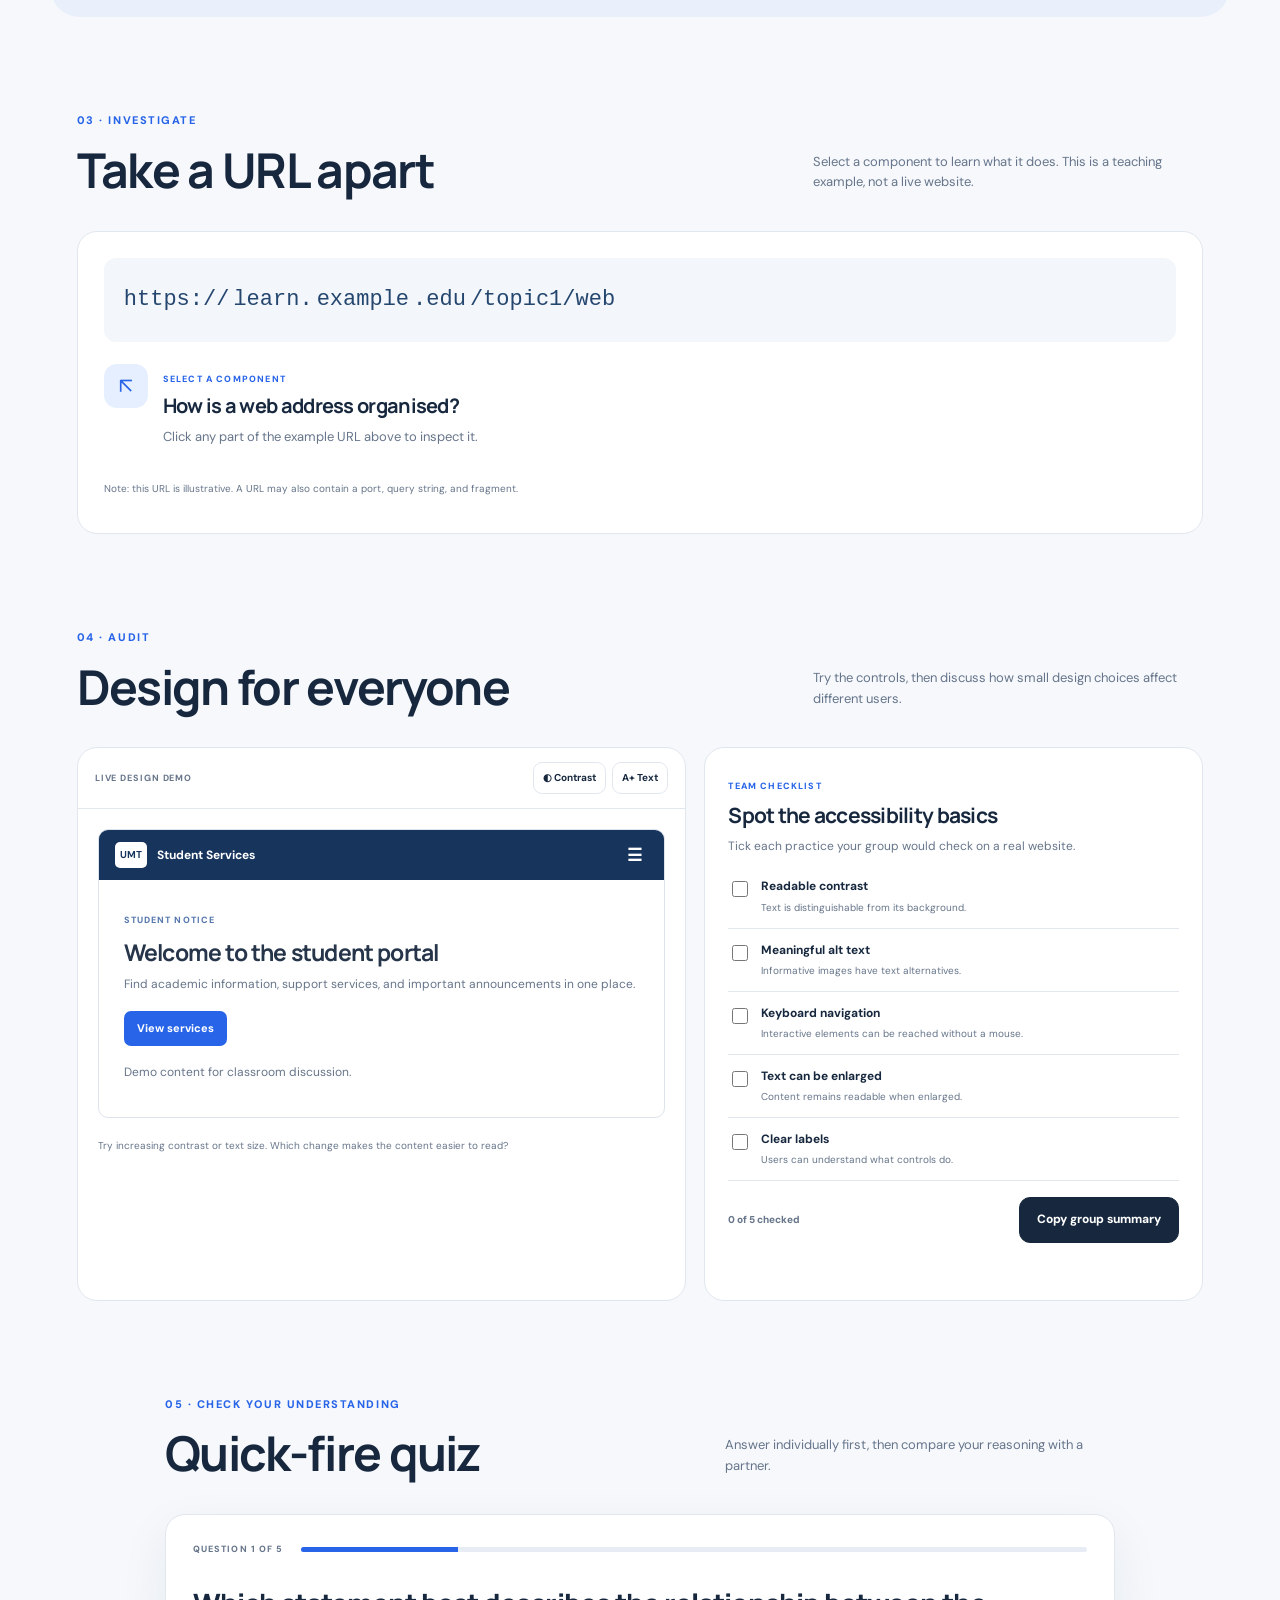
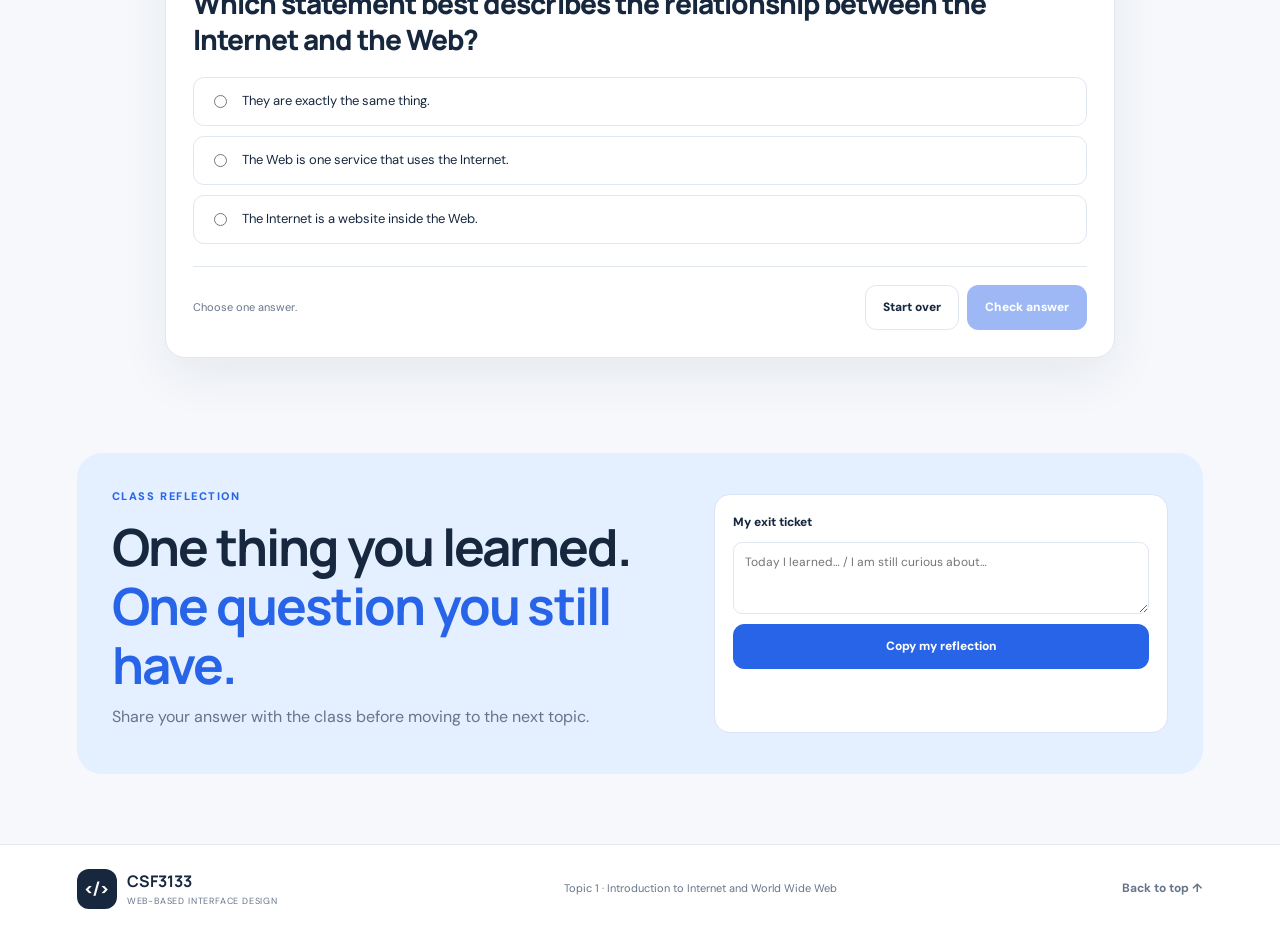
<file: topic1.html>
<!doctype html>
<html lang="en">
<head><meta charset="utf-8"><meta name="viewport" content="width=device-width,initial-scale=1"><meta name="description" content="Interactive classroom activities for CSF3133 Topic 1: Introduction to Internet and World Wide Web."><title>Topic 1 | CSF3133 Web Explorer</title><link rel="stylesheet" href="topic1.css"><script src="topic1.js" defer></script></head>
<body><a class="skip" href="#main">Skip to content</a>
<header class="topbar"><a class="brand" href="index.html"><span class="logo">&lt;/&gt;</span><span><b>CSF3133</b><small>WEB-BASED INTERFACE DESIGN</small></span></a><nav><a href="#explore">Explore</a><a href="#simulator">Simulator</a><a href="#accessibility">Accessibility</a><a href="#quiz">Quiz</a></nav><button id="theme" class="outline">◐ Theme</button></header>
<main id="main">
<section class="hero"><div><p class="eyebrow">TOPIC 1 · CLASSROOM LEARNING LAB</p><h1>Web <em>Explorer</em></h1><p class="lead">Understand what happens behind the browser. Explore, predict, test, and discuss with your class.</p><p class="actions"><a class="btn primary" href="#explore">Start exploring ↘</a><a class="btn" href="#quiz">Jump to quiz</a></p><div class="facts"><span><b>01</b> Explore concepts</span><span><b>02</b> Run a simulation</span><span><b>03</b> Test your knowledge</span></div></div><div class="heroart"><div class="browser"><div class="browserbar"><i></i><i></i><i></i><span>your-browser.example</span></div><div class="fakepage"><aside><b></b><b></b><b></b></aside><div><h3></h3><p></p><p></p><div class="mockimage">WEB</div></div></div></div><span class="float one">▣ Browser</span><span class="float two">▤ Server</span></div></section>

<section class="slides-section" id="lecture-slides">
  <p class="eyebrow">TOPIC 1 · LECTURE MATERIAL</p>
  <h2>Introduction to the Internet and World Wide Web</h2>
  <p>Read the lecture slides below. You can also open the PDF in a new tab.</p>

  <div class="pdf-toolbar">
    <a
      href="topic1-introduction-www.pdf"
      target="_blank"
      rel="noopener noreferrer"
      class="pdf-open-link"
    >
      Open PDF in new tab ↗
    </a>
  </div>

  <iframe
    src="topic1-introduction-www.pdf"
    title="CSF3133 Topic 1 lecture slides"
    width="100%"
    height="700"
    loading="lazy"
  ></iframe>
</section>

<section class="mission"><div><small>TODAY'S MISSION</small><h2>From clicking a link to understanding the Web.</h2></div><p>Explain Internet vs Web, describe the client-server model, recognise URL components, and identify basic web accessibility issues.</p></section>
<section class="section" id="explore"><div class="heading"><div><p class="eyebrow">01 · EXPLORE</p><h2>Start with the big picture</h2></div><p>Discuss each card with a partner. Can you explain the idea in your own words?</p></div><div class="cards">
<article class="concept blue"><span class="emoji">🌐</span><small>THE INFRASTRUCTURE</small><h3>Internet</h3><p>A global network of connected networks that allows devices to communicate and exchange data.</p><button class="reveal" data-target="internet">Reveal an example ＋</button><div id="internet" class="revealbox" hidden>Internet services include the Web, email, voice/video calls, and file transfer. The Internet is not just websites.</div></article>
<article class="concept violet"><span class="emoji">🧭</span><small>A SERVICE ON THE INTERNET</small><h3>World Wide Web</h3><p>A system of linked pages and resources that people access through web browsers over the Internet.</p><button class="reveal" data-target="web">Reveal an example ＋</button><div id="web" class="revealbox" hidden>Opening a university portal or reading an online article in a browser is using the Web.</div></article>
<article class="concept mint"><span class="emoji">🧩</span><small>WORKING TOGETHER</small><h3>Browser + Server</h3><p>The browser requests a resource; the web server processes the request and returns a response.</p><button class="reveal" data-target="server">Reveal an example ＋</button><div id="server" class="revealbox" hidden>When you open a course website, the browser asks for its files and then displays the page.</div></article></div>
<div class="prompt"><div><b>💬 Think–Pair–Share</b><p>“Can we use the Internet without using the Web?” Think for 30 seconds, discuss with a partner, then share one example.</p><div id="promptAnswer" hidden>Yes. Email and some voice/video communication services can use the Internet without being web pages. The Web is one service that runs on the Internet.</div></div><button class="btn dark" id="showAnswer">Show a possible answer</button></div></section>
<section class="section simsection" id="simulator"><div class="heading"><div><p class="eyebrow">02 · SIMULATE</p><h2>What happens when you visit a website?</h2></div><p>Ask the class to predict the next step before pressing each button.</p></div><div class="simulator"><div class="simstage"><div class="node" id="client"><span>▣</span><b>Client / Browser</b><small>Your device</small><label id="clientStatus">Waiting</label></div><div class="lane"><p id="laneLabel">Ready to send a request</p><div class="line"><i id="packet"></i></div><div class="directions"><span>REQUEST →</span><span>← RESPONSE</span></div></div><div class="node" id="webserver"><span>▤</span><b>Web Server</b><small>Stores / serves resources</small><label id="serverStatus">Waiting</label></div></div><div class="log"><small>SIMULATION LOG</small><p id="simMessage" aria-live="polite">Ready? Press “Start request” to ask the server for a web page.</p></div><div class="simcontrols"><button class="btn primary" id="nextStep">Start request →</button><button class="btn" id="reset">↺ Reset</button><span id="stepCounter">Step 0 of 4</span></div></div><p class="note"><b>Remember:</b> HTTP is a protocol used for exchanging web resources. A simplified visit includes a request, server processing, a response, and browser rendering.</p></section>
<section class="section" id="urlLab"><div class="heading"><div><p class="eyebrow">03 · INVESTIGATE</p><h2>Take a URL apart</h2></div><p>Select a component to learn what it does. This is a teaching example, not a live website.</p></div><div class="urlbox"><div class="url" aria-label="Example URL"><button data-part="protocol">https://</button><button data-part="subdomain">learn.</button><button data-part="domain">example</button><button data-part="tld">.edu</button><button data-part="path">/topic1/web</button></div><div id="urlInfo" class="urlinfo" aria-live="polite"><span>↖</span><div><small>SELECT A COMPONENT</small><h3>How is a web address organised?</h3><p>Click any part of the example URL above to inspect it.</p></div></div><p class="muted tiny">Note: this URL is illustrative. A URL may also contain a port, query string, and fragment.</p></div></section>
<section class="section" id="accessibility"><div class="heading"><div><p class="eyebrow">04 · AUDIT</p><h2>Design for everyone</h2></div><p>Try the controls, then discuss how small design choices affect different users.</p></div><div class="accessgrid"><div class="demowrap"><div class="toolbar"><b>LIVE DESIGN DEMO</b><span><button id="contrast">◐ Contrast</button><button id="textSize">A+ Text</button></span></div><div id="demoPage" class="demopage"><header><b>UMT</b> Student Services <button aria-label="Example menu">☰</button></header><div class="democontent"><small>STUDENT NOTICE</small><h3>Welcome to the student portal</h3><p>Find academic information, support services, and important announcements in one place.</p><button id="demoAction">View services</button><p class="tiny">Demo content for classroom discussion.</p></div></div><p class="muted tiny pad" id="demoCaption">Try increasing contrast or text size. Which change makes the content easier to read?</p></div><div class="audit"><small>TEAM CHECKLIST</small><h3>Spot the accessibility basics</h3><p class="muted">Tick each practice your group would check on a real website.</p><label><input type="checkbox" value="Text has sufficient contrast"><span><b>Readable contrast</b><small>Text is distinguishable from its background.</small></span></label><label><input type="checkbox" value="Images have useful alternative text"><span><b>Meaningful alt text</b><small>Informative images have text alternatives.</small></span></label><label><input type="checkbox" value="Website can be navigated by keyboard"><span><b>Keyboard navigation</b><small>Interactive elements can be reached without a mouse.</small></span></label><label><input type="checkbox" value="Text can be enlarged and remains usable"><span><b>Text can be enlarged</b><small>Content remains readable when enlarged.</small></span></label><label><input type="checkbox" value="Links and buttons have clear labels"><span><b>Clear labels</b><small>Users can understand what controls do.</small></span></label><div class="auditfoot"><span id="auditCount">0 of 5 checked</span><button id="copyAudit" class="btn dark">Copy group summary</button></div><p id="auditFeedback" class="feedback" aria-live="polite"></p></div></div></section>
<section class="section quizsection" id="quiz"><div class="heading"><div><p class="eyebrow">05 · CHECK YOUR UNDERSTANDING</p><h2>Quick-fire quiz</h2></div><p>Answer individually first, then compare your reasoning with a partner.</p></div><div class="quiz"><div class="quizprogress"><span id="quizCount">QUESTION 1 OF 5</span><div><i id="progress"></i></div></div><div id="quizContent"></div><div class="quizfoot"><span id="quizFeedback" aria-live="polite">Choose one answer.</span><div><button id="quizReset" class="btn">Start over</button><button id="quizNext" class="btn primary" disabled>Check answer</button></div></div></div></section>
<section class="finish"><div><p class="eyebrow">CLASS REFLECTION</p><h2>One thing you learned.<br><em>One question you still have.</em></h2><p class="muted">Share your answer with the class before moving to the next topic.</p></div><div class="reflection"><label for="exitTicket">My exit ticket</label><textarea id="exitTicket" rows="3" placeholder="Today I learned… / I am still curious about…"></textarea><button class="btn primary" id="copyReflection">Copy my reflection</button><p id="reflectionFeedback" class="feedback"></p></div></section>
</main><footer><a class="brand" href="index.html"><span class="logo">&lt;/&gt;</span><span><b>CSF3133</b><small>WEB-BASED INTERFACE DESIGN</small></span></a><p>Topic 1 · Introduction to Internet and World Wide Web</p><a href="#main">Back to top ↑</a></footer></body></html>
</file>
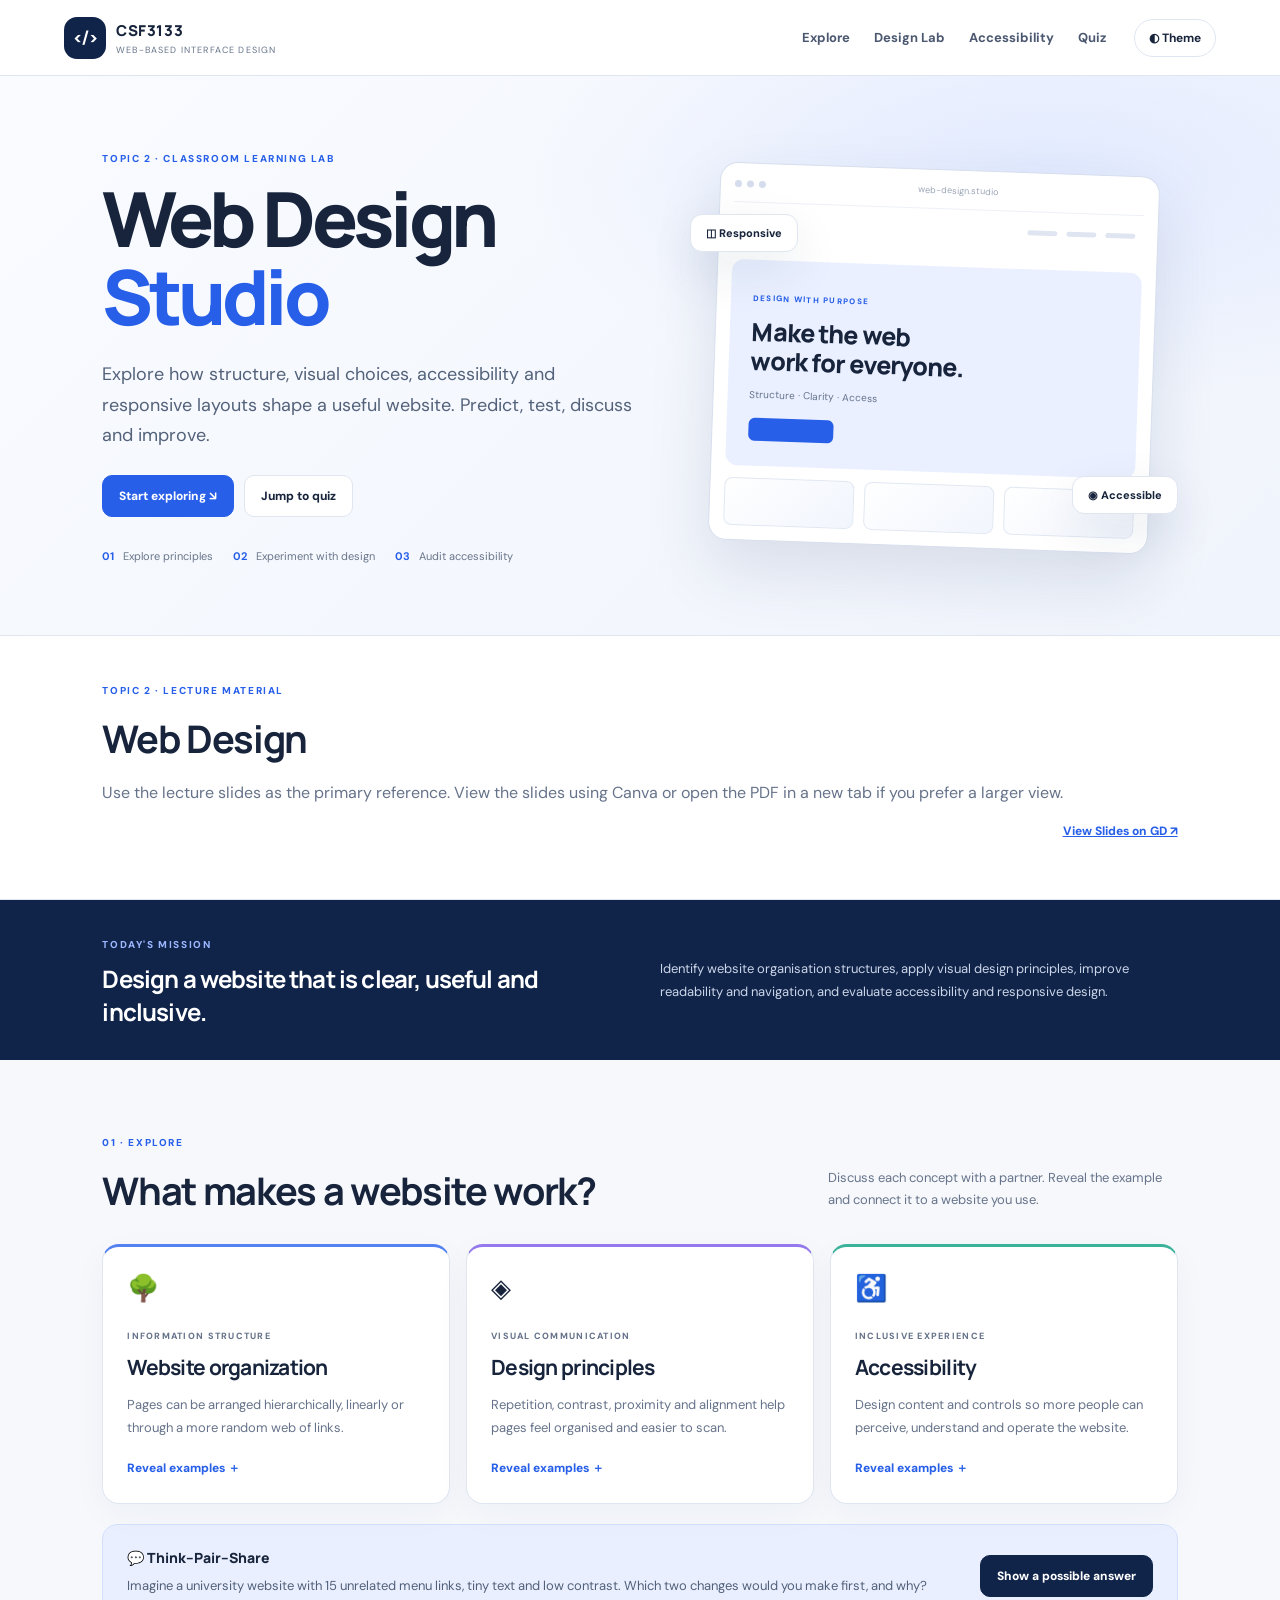
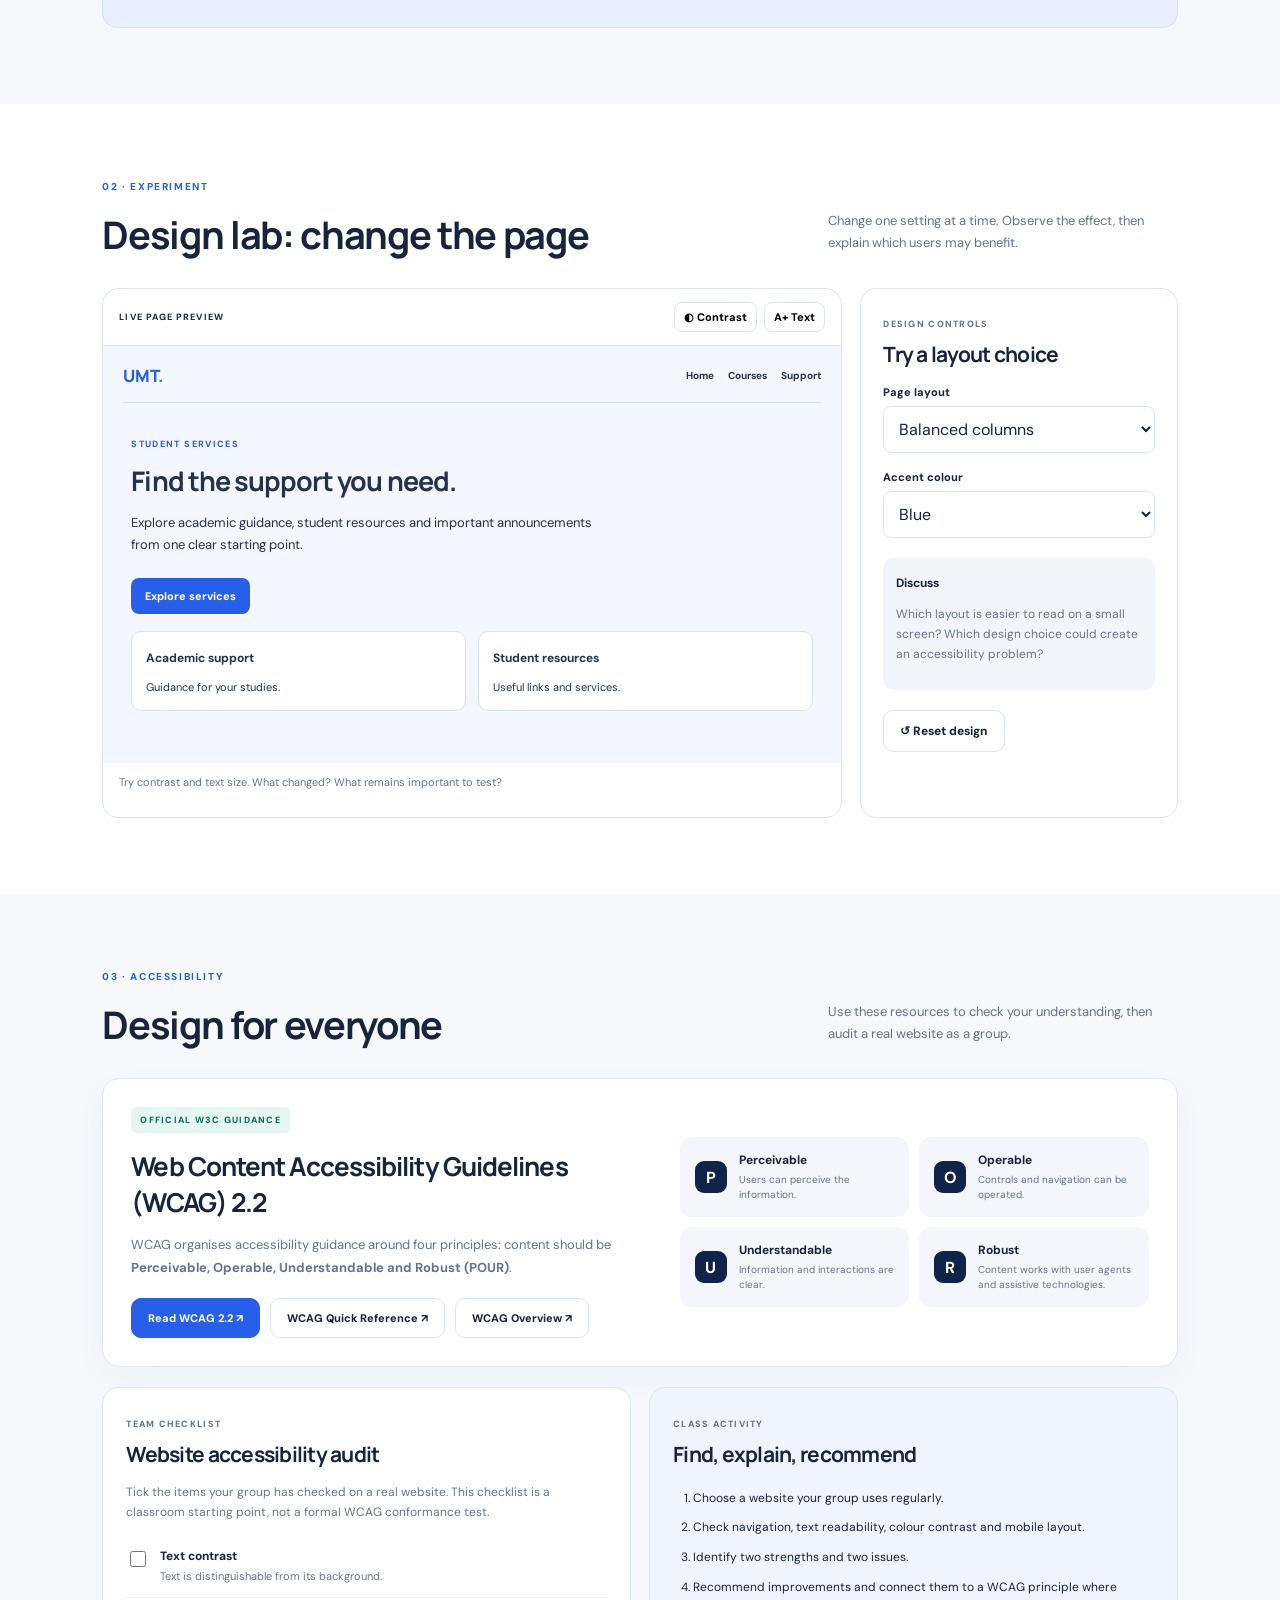
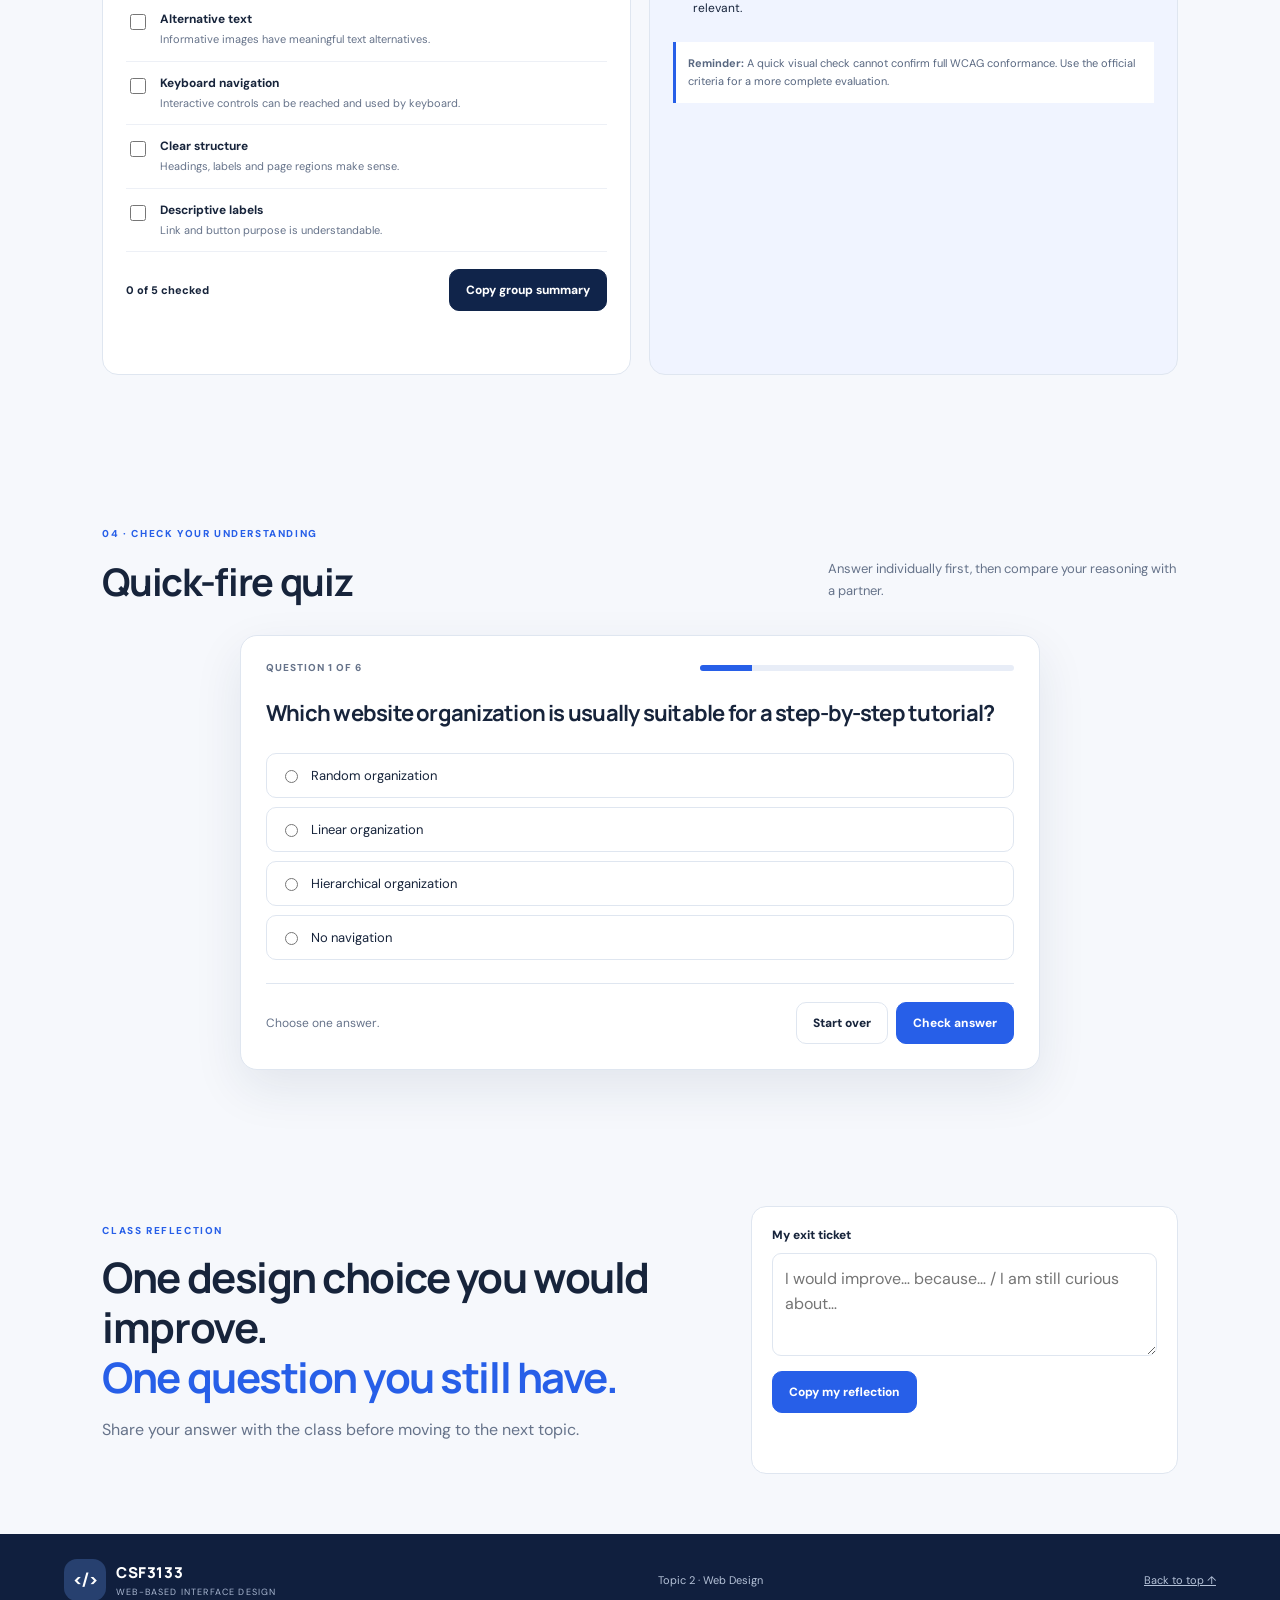
<file: topic2.html>
<!doctype html>
<html lang="en">
<head>
<meta charset="utf-8"><meta name="viewport" content="width=device-width,initial-scale=1">
<meta name="description" content="Interactive classroom learning lab for CSF3133 Topic 2: Web Design.">
<title>Topic 2 | CSF3133 Web Explorer</title>
<link rel="stylesheet" href="topic2.css"><script src="topic2.js" defer></script>
</head>
<body>
<a class="skip" href="#main">Skip to content</a>
<header class="topbar">
  <a class="brand" href="index.html"><span class="logo">&lt;/&gt;</span><span><b>CSF3133</b><small>WEB-BASED INTERFACE DESIGN</small></span></a>
  <nav aria-label="Main navigation"><a href="#explore">Explore</a><a href="#designlab">Design Lab</a><a href="#accessibility">Accessibility</a><a href="#quiz">Quiz</a></nav>
  <button id="theme" class="outline" type="button">◐ Theme</button>
</header>
<main id="main">
<section class="hero">
 <div><p class="eyebrow">TOPIC 2 · CLASSROOM LEARNING LAB</p><h1>Web Design <em>Studio</em></h1>
 <p class="lead">Explore how structure, visual choices, accessibility and responsive layouts shape a useful website. Predict, test, discuss and improve.</p>
 <p class="actions"><a class="btn primary" href="#explore">Start exploring ↘</a><a class="btn" href="#quiz">Jump to quiz</a></p>
 <div class="facts"><span><b>01</b> Explore principles</span><span><b>02</b> Experiment with design</span><span><b>03</b> Audit accessibility</span></div></div>
 <div class="heroart" aria-label="Illustration of a website layout"><div class="design-window"><div class="windowbar"><i></i><i></i><i></i><span>web-design.studio</span></div><div class="mock-nav"><b>studio<span>.</span></b><div><i></i><i></i><i></i></div></div><div class="mock-hero"><small>DESIGN WITH PURPOSE</small><h3>Make the web<br>work for everyone.</h3><p>Structure · Clarity · Access</p><div class="mock-button"></div></div><div class="mock-cards"><i></i><i></i><i></i></div></div><span class="float one">◫ Responsive</span><span class="float two">◉ Accessible</span></div>
</section>


<section class="slides-section" id="lecture-slides">
    <p class="eyebrow">TOPIC 2 · LECTURE MATERIAL</p>
    <h2>Web Design</h2>
    <p>Use the lecture slides as the primary reference. View the slides using Canva or open the PDF in a new tab if you prefer a larger view.</p>

    <div class="pdf-toolbar">
        <a href="https://drive.google.com/file/d/10jWERmF_WLPBkALDAhGbde4S39yDudYI/view?usp=sharing"
           target="_blank"
           rel="noopener noreferrer"
           class="pdf-open-link">
            View Slides on GD ↗
        </a>
    </div>
</section>

<section class="mission"><div><small>TODAY'S MISSION</small><h2>Design a website that is clear, useful and inclusive.</h2></div><p>Identify website organisation structures, apply visual design principles, improve readability and navigation, and evaluate accessibility and responsive design.</p></section>

<section class="section" id="explore"><div class="heading"><div><p class="eyebrow">01 · EXPLORE</p><h2>What makes a website work?</h2></div><p>Discuss each concept with a partner. Reveal the example and connect it to a website you use.</p></div>
<div class="cards">
 <article class="concept blue"><span class="emoji">🌳</span><small>INFORMATION STRUCTURE</small><h3>Website organization</h3><p>Pages can be arranged hierarchically, linearly or through a more random web of links.</p><button class="reveal" data-target="org">Reveal examples ＋</button><div id="org" class="revealbox" hidden><b>Hierarchical:</b> university site with main sections and subpages. <b>Linear:</b> step-by-step tutorial. <b>Random/web-like:</b> interconnected creative resources. Choose a structure that matches the site's purpose.</div></article>
 <article class="concept violet"><span class="emoji">◈</span><small>VISUAL COMMUNICATION</small><h3>Design principles</h3><p>Repetition, contrast, proximity and alignment help pages feel organised and easier to scan.</p><button class="reveal" data-target="principles">Reveal examples ＋</button><div id="principles" class="revealbox" hidden><b>Repetition:</b> consistent buttons. <b>Contrast:</b> clear emphasis. <b>Proximity:</b> related items grouped together. <b>Alignment:</b> edges and text follow a visual line.</div></article>
 <article class="concept mint"><span class="emoji">♿</span><small>INCLUSIVE EXPERIENCE</small><h3>Accessibility</h3><p>Design content and controls so more people can perceive, understand and operate the website.</p><button class="reveal" data-target="a11y">Reveal examples ＋</button><div id="a11y" class="revealbox" hidden>Examples include meaningful alternative text, sufficient text contrast, keyboard access, clear headings and descriptive link labels. Use WCAG as a reference when evaluating a site.</div></article>
</div>
<div class="prompt"><div><b>💬 Think–Pair–Share</b><p>Imagine a university website with 15 unrelated menu links, tiny text and low contrast. Which two changes would you make first, and why?</p><div id="promptAnswer" hidden>Possible answers: group navigation into meaningful sections, establish a clear hierarchy, improve text size and contrast, and keep labels descriptive. Explain choices in relation to user needs.</div></div><button class="btn dark" id="showAnswer" type="button">Show a possible answer</button></div>
</section>

<section class="section simsection" id="designlab"><div class="heading"><div><p class="eyebrow">02 · EXPERIMENT</p><h2>Design lab: change the page</h2></div><p>Change one setting at a time. Observe the effect, then explain which users may benefit.</p></div>
<div class="labgrid">
 <div class="demowrap"><div class="toolbar"><b>LIVE PAGE PREVIEW</b><span><button id="contrast" type="button">◐ Contrast</button><button id="textSize" type="button">A+ Text</button></span></div>
  <div id="demoPage" class="demopage"><header><b>UMT<span>.</span></b><nav aria-label="Example page navigation"><a href="#designlab">Home</a><a href="#designlab">Courses</a><a href="#designlab">Support</a></nav></header><div class="democontent"><small>STUDENT SERVICES</small><h3>Find the support you need.</h3><p>Explore academic guidance, student resources and important announcements from one clear starting point.</p><a class="demoAction" href="#accessibility">Explore services</a><div class="demo-cards"><div><b>Academic support</b><p>Guidance for your studies.</p></div><div><b>Student resources</b><p>Useful links and services.</p></div></div></div></div>
  <p class="muted tiny pad" id="demoCaption" aria-live="polite">Try contrast and text size. What changed? What remains important to test?</p>
 </div>
 <div class="labcontrols"><small>DESIGN CONTROLS</small><h3>Try a layout choice</h3><label for="layoutSelect">Page layout</label><select id="layoutSelect"><option value="balanced">Balanced columns</option><option value="single">Single column</option><option value="compact">Compact cards</option></select>
 <label for="accentSelect">Accent colour</label><select id="accentSelect"><option value="blue">Blue</option><option value="green">Green</option><option value="purple">Purple</option></select>
 <div class="question"><b>Discuss</b><p>Which layout is easier to read on a small screen? Which design choice could create an accessibility problem?</p></div><button class="btn" id="resetDesign" type="button">↺ Reset design</button></div>
</div>
</section>

<section class="section" id="accessibility"><div class="heading"><div><p class="eyebrow">03 · ACCESSIBILITY</p><h2>Design for everyone</h2></div><p>Use these resources to check your understanding, then audit a real website as a group.</p></div>
<div class="wcag-feature"><div><span class="wcag-tag">OFFICIAL W3C GUIDANCE</span><h3>Web Content Accessibility Guidelines (WCAG) 2.2</h3><p>WCAG organises accessibility guidance around four principles: content should be <b>Perceivable, Operable, Understandable and Robust (POUR)</b>.</p><div class="actions"><a class="btn primary" href="https://www.w3.org/TR/WCAG/" target="_blank" rel="noopener noreferrer">Read WCAG 2.2 ↗</a><a class="btn" href="https://www.w3.org/WAI/WCAG22/quickref/" target="_blank" rel="noopener noreferrer">WCAG Quick Reference ↗</a><a class="btn" href="https://www.w3.org/WAI/standards-guidelines/wcag/" target="_blank" rel="noopener noreferrer">WCAG Overview ↗</a></div></div><div class="pour-grid"><div><b>P</b><strong>Perceivable</strong><small>Users can perceive the information.</small></div><div><b>O</b><strong>Operable</strong><small>Controls and navigation can be operated.</small></div><div><b>U</b><strong>Understandable</strong><small>Information and interactions are clear.</small></div><div><b>R</b><strong>Robust</strong><small>Content works with user agents and assistive technologies.</small></div></div></div>
<div class="accessgrid"><div class="audit"><small>TEAM CHECKLIST</small><h3>Website accessibility audit</h3><p class="muted">Tick the items your group has checked on a real website. This checklist is a classroom starting point, not a formal WCAG conformance test.</p>
<label><input type="checkbox" value="Text has sufficient contrast"><span><b>Text contrast</b><small>Text is distinguishable from its background.</small></span></label>
<label><input type="checkbox" value="Images have useful alternative text"><span><b>Alternative text</b><small>Informative images have meaningful text alternatives.</small></span></label>
<label><input type="checkbox" value="Keyboard navigation works"><span><b>Keyboard navigation</b><small>Interactive controls can be reached and used by keyboard.</small></span></label>
<label><input type="checkbox" value="Headings and content are structured"><span><b>Clear structure</b><small>Headings, labels and page regions make sense.</small></span></label>
<label><input type="checkbox" value="Links and buttons have descriptive labels"><span><b>Descriptive labels</b><small>Link and button purpose is understandable.</small></span></label>
<div class="auditfoot"><span id="auditCount">0 of 5 checked</span><button id="copyAudit" class="btn dark" type="button">Copy group summary</button></div><p id="auditFeedback" class="feedback" aria-live="polite"></p></div>
<div class="activity-card"><small>CLASS ACTIVITY</small><h3>Find, explain, recommend</h3><ol><li>Choose a website your group uses regularly.</li><li>Check navigation, text readability, colour contrast and mobile layout.</li><li>Identify two strengths and two issues.</li><li>Recommend improvements and connect them to a WCAG principle where relevant.</li></ol><p class="note"><b>Reminder:</b> A quick visual check cannot confirm full WCAG conformance. Use the official criteria for a more complete evaluation.</p></div></div>
</section>

<section class="section" id="quiz"><div class="heading"><div><p class="eyebrow">04 · CHECK YOUR UNDERSTANDING</p><h2>Quick-fire quiz</h2></div><p>Answer individually first, then compare your reasoning with a partner.</p></div><div class="quiz"><div class="quizprogress"><span id="quizCount">QUESTION 1 OF 6</span><div><i id="progress"></i></div></div><div id="quizContent"></div><div class="quizfoot"><span id="quizFeedback" aria-live="polite">Choose one answer.</span><div><button id="quizReset" class="btn" type="button">Start over</button><button id="quizNext" class="btn primary" type="button" disabled>Check answer</button></div></div></div></section>

<section class="finish"><div><p class="eyebrow">CLASS REFLECTION</p><h2>One design choice you would improve.<br><em>One question you still have.</em></h2><p class="muted">Share your answer with the class before moving to the next topic.</p></div><div class="reflection"><label for="exitTicket">My exit ticket</label><textarea id="exitTicket" rows="3" placeholder="I would improve… because… / I am still curious about…"></textarea><button class="btn primary" id="copyReflection" type="button">Copy my reflection</button><p id="reflectionFeedback" class="feedback" aria-live="polite"></p></div></section>
</main>
<footer><a class="brand" href="index.html"><span class="logo">&lt;/&gt;</span><span><b>CSF3133</b><small>WEB-BASED INTERFACE DESIGN</small></span></a><p>Topic 2 · Web Design</p><a href="#main">Back to top ↑</a></footer>
</body></html>
</file>
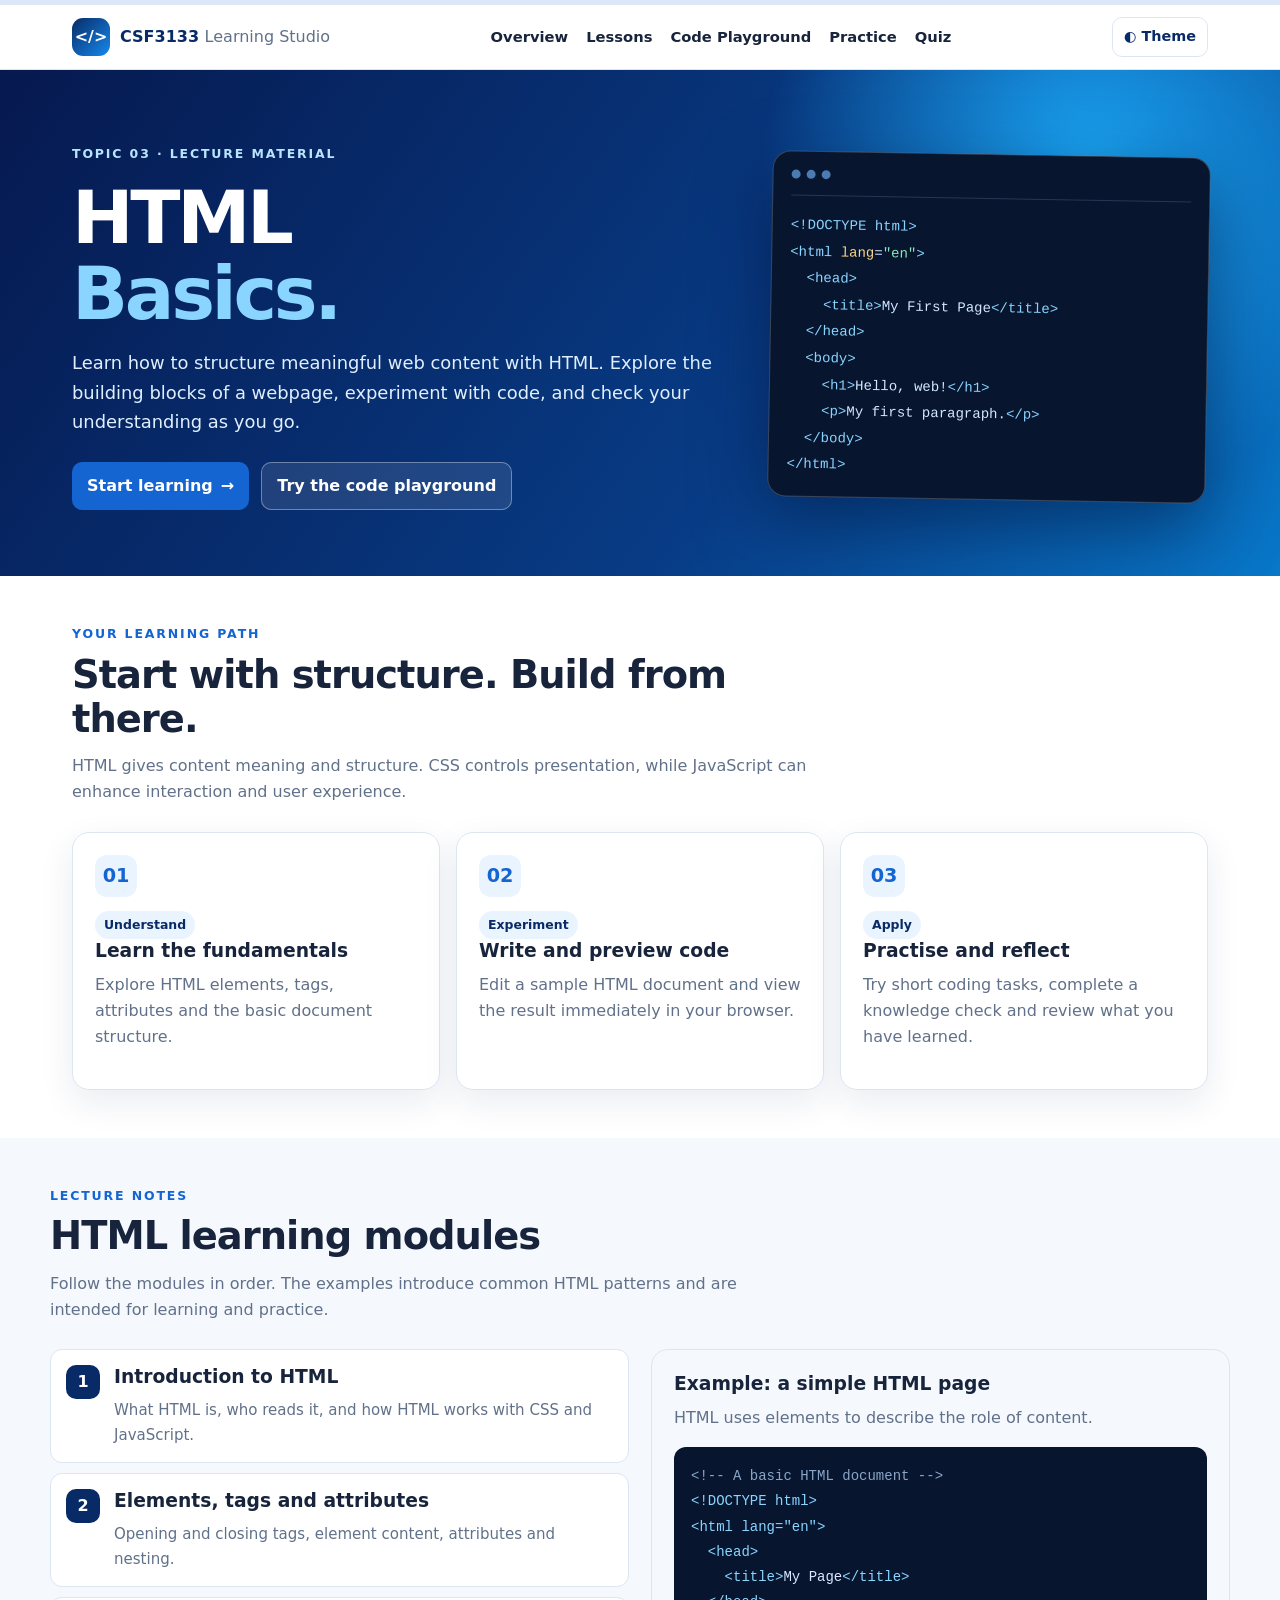
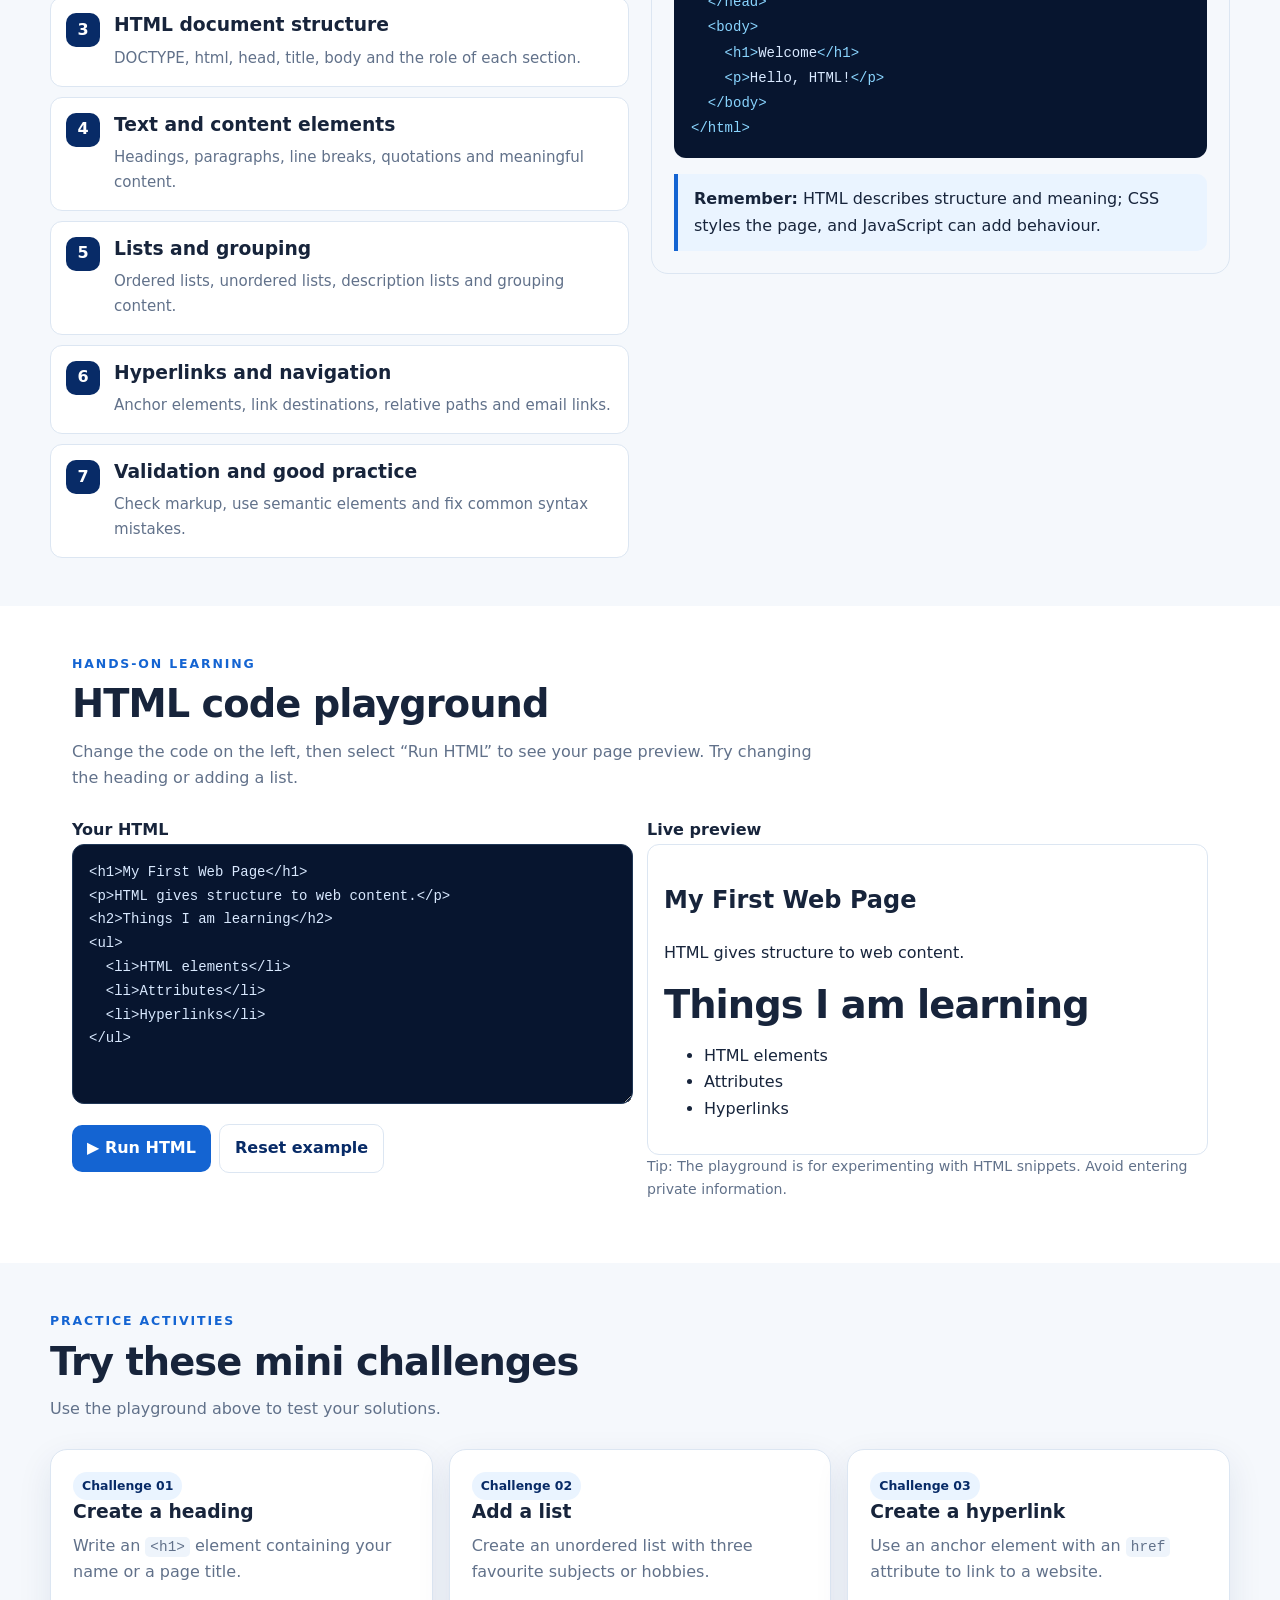
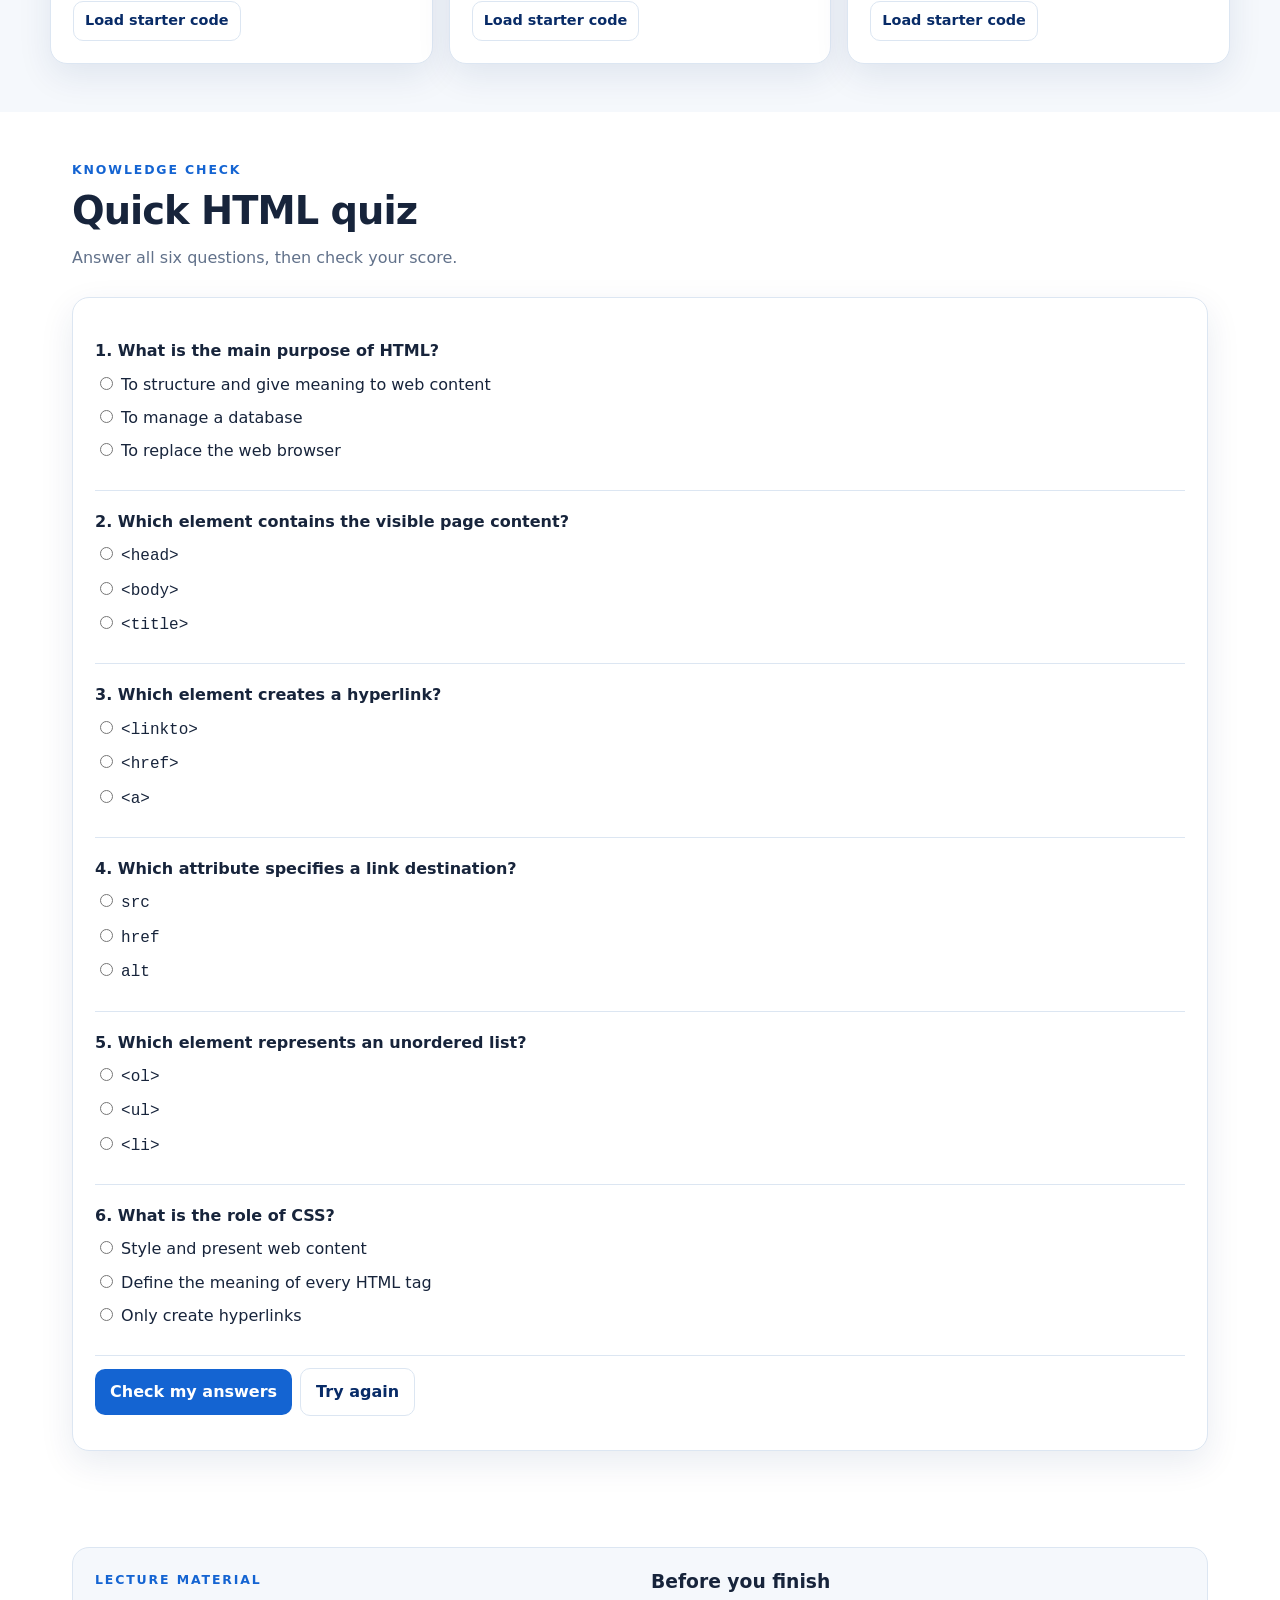
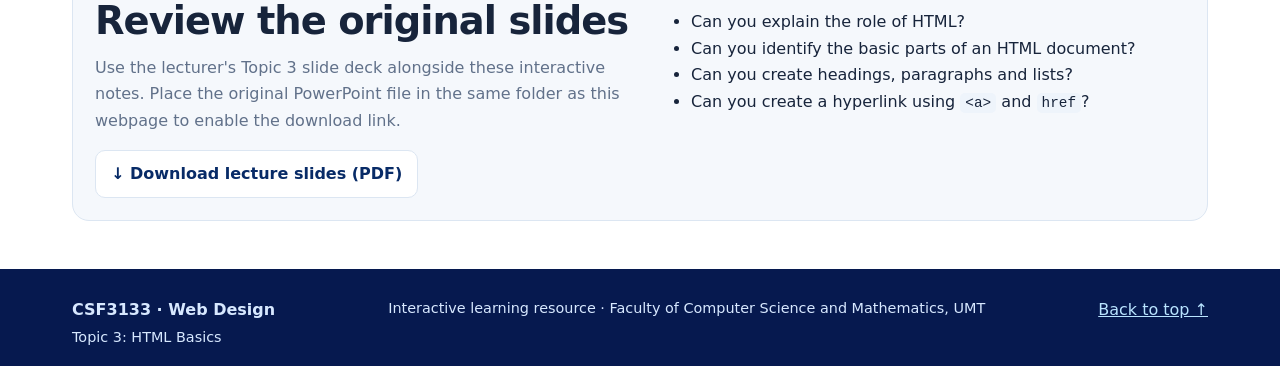
<file: topic3.html>
<!DOCTYPE html>
<html lang="en">
<head>
<meta charset="UTF-8">
<meta name="viewport" content="width=device-width, initial-scale=1.0">
<meta name="description" content="CSF3133 Topic 3: HTML Basics interactive learning website">
<title>Topic 3: HTML Basics | CSF3133</title>
<style>
:root{--navy:#082b67;--blue:#1464d2;--sky:#eaf4ff;--ink:#17243b;--muted:#61718a;--paper:#fff;--line:#dce6f2;--panel:#f5f8fc;--green:#16845b;--shadow:0 12px 35px rgba(8,43,103,.09)}
*{box-sizing:border-box}html{scroll-behavior:smooth;scroll-padding-top:90px}body{margin:0;background:var(--paper);color:var(--ink);font:16px/1.65 system-ui,-apple-system,Segoe UI,Roboto,Arial,sans-serif}a{color:var(--blue)}button,input,textarea{font:inherit}.topbar{position:sticky;top:0;z-index:20;background:rgba(255,255,255,.95);backdrop-filter:blur(12px);border-bottom:1px solid var(--line)}.nav{max-width:1180px;margin:auto;padding:12px 22px;display:flex;align-items:center;gap:24px;justify-content:space-between}.brand{display:flex;align-items:center;gap:10px;font-weight:800;color:var(--navy);text-decoration:none;white-space:nowrap}.logo{display:grid;place-items:center;background:linear-gradient(135deg,var(--navy),#1689ee);color:white;width:38px;height:38px;border-radius:11px;font-weight:900}.navlinks{display:flex;align-items:center;gap:18px}.navlinks a{font-size:.92rem;text-decoration:none;color:var(--ink);font-weight:650}.navlinks a:hover{color:var(--blue)}.nav-actions{display:flex;gap:8px;align-items:center}.btn{border:0;border-radius:10px;padding:10px 15px;background:var(--blue);color:#fff;font-weight:750;cursor:pointer;text-decoration:none;display:inline-flex;align-items:center;justify-content:center;gap:8px}.btn.secondary{background:white;color:var(--navy);border:1px solid var(--line)}.btn.small{padding:7px 11px;font-size:.9rem}.menu-btn{display:none}.hero{background:radial-gradient(circle at 85% 20%,#1aa6f5 0,transparent 28%),linear-gradient(125deg,#06194f,#083c86 62%,#0878c9);color:white;overflow:hidden}.hero-inner{max-width:1180px;margin:auto;padding:74px 22px 66px;display:grid;grid-template-columns:1.2fr .8fr;gap:40px;align-items:center}.eyebrow{font-size:.78rem;font-weight:850;letter-spacing:.15em;text-transform:uppercase;color:#b9e4ff}.hero h1{font-size:clamp(2.7rem,6vw,4.6rem);line-height:1.03;letter-spacing:-.045em;margin:16px 0}.hero p{font-size:1.12rem;color:#e0efff;max-width:640px}.hero-actions{display:flex;gap:12px;flex-wrap:wrap;margin-top:25px}.hero .btn.secondary{background:rgba(255,255,255,.1);color:white;border-color:rgba(255,255,255,.35)}.code-visual{background:#07152f;border:1px solid rgba(255,255,255,.2);border-radius:18px;padding:18px;box-shadow:0 25px 70px #00103380;transform:rotate(1deg)}.window-dots{display:flex;gap:6px;padding-bottom:16px;border-bottom:1px solid #243754;margin-bottom:16px}.window-dots i{width:9px;height:9px;border-radius:50%;background:#4c7bb2}.code-visual pre{white-space:pre-wrap;color:#d4e7ff;font:14px/1.9 ui-monospace,SFMono-Regular,Consolas,monospace;margin:0}.pink{color:#8ad5ff}.yellow{color:#f8d783}.green{color:#8de6ba}.wrap{max-width:1180px;margin:auto;padding:48px 22px}.section-head{max-width:740px;margin-bottom:26px}.section-head .eyebrow{color:var(--blue)}h2{font-size:clamp(1.8rem,3vw,2.5rem);line-height:1.15;letter-spacing:-.025em;margin:8px 0 12px}h3{line-height:1.25;margin:0 0 9px}p{margin-top:0}.muted{color:var(--muted)}.grid{display:grid;grid-template-columns:repeat(3,1fr);gap:16px}.card{background:var(--paper);border:1px solid var(--line);border-radius:17px;padding:22px;box-shadow:var(--shadow)}.card .icon{width:42px;height:42px;border-radius:12px;display:grid;place-items:center;background:var(--sky);color:var(--blue);font-weight:900;font-size:1.2rem;margin-bottom:14px}.tag{display:inline-block;background:var(--sky);color:var(--navy);font-size:.78rem;font-weight:800;padding:4px 9px;border-radius:999px}.two-col{display:grid;grid-template-columns:1fr 1fr;gap:22px;align-items:start}.panel{background:var(--panel);border:1px solid var(--line);border-radius:17px;padding:22px}.lesson-list{display:grid;gap:10px}.lesson{display:flex;gap:14px;align-items:flex-start;padding:15px;background:white;border:1px solid var(--line);border-radius:12px}.num{flex:0 0 34px;height:34px;border-radius:10px;display:grid;place-items:center;background:var(--navy);color:white;font-weight:800}.lesson p{margin:4px 0 0;color:var(--muted);font-size:.94rem}.code{background:#07152f;color:#d9e9ff;border-radius:12px;padding:17px;overflow:auto;font:14px/1.8 ui-monospace,SFMono-Regular,Consolas,monospace}.code .comment{color:#89a6c8}.code .tagcode{color:#8ad5ff}.code .attr{color:#f8d783}.inline-code{background:#eef4fb;border-radius:5px;padding:2px 5px;font: .9em ui-monospace,monospace}.playground{display:grid;grid-template-columns:1fr 1fr;gap:14px}.editor{width:100%;min-height:260px;resize:vertical;border:1px solid #203756;background:#07152f;color:#d9e9ff;border-radius:12px;padding:16px;font:14px/1.7 ui-monospace,monospace}.preview{background:#fff;border:1px solid var(--line);border-radius:12px;min-height:260px;padding:16px;overflow:auto}.toolbar{display:flex;gap:8px;align-items:center;flex-wrap:wrap;margin:12px 0}.quiz-q{padding:18px 0;border-bottom:1px solid var(--line)}.quiz-q:last-child{border:0}.quiz-q label{display:block;margin:7px 0;cursor:pointer}.feedback{margin-top:12px;font-weight:750}.success{color:var(--green)}.footer{background:#06194f;color:#d7e8ff}.footer-inner{max-width:1180px;margin:auto;padding:28px 22px;display:flex;justify-content:space-between;gap:18px;flex-wrap:wrap}.footer p{margin:0}.progressbar{height:5px;background:#dce8f7}.progressbar span{display:block;height:100%;width:0;background:#22a5ef;transition:width .2s}.hidden{display:none!important}.note{border-left:4px solid var(--blue);padding:12px 16px;background:var(--sky);border-radius:0 10px 10px 0}.dark{--ink:#e8f0ff;--muted:#aebdd3;--paper:#0c1930;--line:#263a58;--panel:#101f39;--sky:#132e50;--navy:#9dcaff;--shadow:0 12px 35px rgba(0,0,0,.18)}.dark .topbar{background:rgba(12,25,48,.95)}.dark .navlinks a{color:var(--ink)}.dark .lesson,.dark .preview,.dark .btn.secondary{background:#101f39;color:var(--ink)}.dark .inline-code{background:#1b3150;color:#e8f0ff}.dark .panel{background:#101f39}
@media(max-width:850px){.navlinks{display:none;position:absolute;top:62px;left:0;right:0;background:var(--paper);padding:18px 22px;border-bottom:1px solid var(--line);flex-direction:column;align-items:flex-start}.navlinks.open{display:flex}.menu-btn{display:inline-flex}.hero-inner{grid-template-columns:1fr;padding-top:52px}.code-visual{max-width:600px}.grid{grid-template-columns:repeat(2,1fr)}.two-col{grid-template-columns:1fr}}@media(max-width:560px){.grid{grid-template-columns:1fr}.playground{grid-template-columns:1fr}.hero h1{font-size:2.65rem}.wrap{padding-top:36px;padding-bottom:36px}.brand span:last-child{font-size:.9rem}.nav{padding:10px 14px}.nav-actions .btn{padding:8px 10px}}
</style>
</head>
<body>
<div class="progressbar"><span id="readingProgress"></span></div>
<header class="topbar"><nav class="nav" aria-label="Main navigation">
<a class="brand" href="#home"><span class="logo">&lt;/&gt;</span><span>CSF3133 <span style="font-weight:500;color:var(--muted)">Learning Studio</span></span></a>
<div class="navlinks" id="navlinks"><a href="#overview">Overview</a><a href="#lessons">Lessons</a><a href="#playground">Code Playground</a><a href="#practice">Practice</a><a href="#quiz">Quiz</a></div>
<div class="nav-actions"><button class="btn secondary small" id="themeToggle" aria-label="Toggle dark mode">◐ Theme</button><button class="btn secondary small menu-btn" id="menuToggle" aria-label="Open navigation">☰</button></div>
</nav></header>
<main id="home">
<section class="hero"><div class="hero-inner">
<div><div class="eyebrow">TOPIC 03 · LECTURE MATERIAL</div><h1>HTML<br><span style="color:#8ad5ff">Basics.</span></h1><p>Learn how to structure meaningful web content with HTML. Explore the building blocks of a webpage, experiment with code, and check your understanding as you go.</p><div class="hero-actions"><a class="btn" href="#lessons">Start learning <span aria-hidden="true">→</span></a><a class="btn secondary" href="#playground">Try the code playground</a></div></div>
<div class="code-visual" aria-label="HTML code illustration"><div class="window-dots"><i></i><i></i><i></i></div><pre><span class="pink">&lt;!DOCTYPE html&gt;</span>
<span class="pink">&lt;html</span> <span class="yellow">lang</span>=<span class="green">"en"</span><span class="pink">&gt;</span>
  <span class="pink">&lt;head&gt;</span>
    <span class="pink">&lt;title&gt;</span>My First Page<span class="pink">&lt;/title&gt;</span>
  <span class="pink">&lt;/head&gt;</span>
  <span class="pink">&lt;body&gt;</span>
    <span class="pink">&lt;h1&gt;</span>Hello, web!<span class="pink">&lt;/h1&gt;</span>
    <span class="pink">&lt;p&gt;</span>My first paragraph.<span class="pink">&lt;/p&gt;</span>
  <span class="pink">&lt;/body&gt;</span>
<span class="pink">&lt;/html&gt;</span></pre></div>
</div></section>
<section class="wrap" id="overview"><div class="section-head"><div class="eyebrow">YOUR LEARNING PATH</div><h2>Start with structure. Build from there.</h2><p class="muted">HTML gives content meaning and structure. CSS controls presentation, while JavaScript can enhance interaction and user experience.</p></div>
<div class="grid">
<article class="card"><div class="icon">01</div><span class="tag">Understand</span><h3>Learn the fundamentals</h3><p class="muted">Explore HTML elements, tags, attributes and the basic document structure.</p></article>
<article class="card"><div class="icon">02</div><span class="tag">Experiment</span><h3>Write and preview code</h3><p class="muted">Edit a sample HTML document and view the result immediately in your browser.</p></article>
<article class="card"><div class="icon">03</div><span class="tag">Apply</span><h3>Practise and reflect</h3><p class="muted">Try short coding tasks, complete a knowledge check and review what you have learned.</p></article>
</div></section>
<section class="wrap" id="lessons" style="background:var(--panel);max-width:none"><div style="max-width:1180px;margin:auto"><div class="section-head"><div class="eyebrow">LECTURE NOTES</div><h2>HTML learning modules</h2><p class="muted">Follow the modules in order. The examples introduce common HTML patterns and are intended for learning and practice.</p></div>
<div class="two-col"><div class="lesson-list">
<div class="lesson"><div class="num">1</div><div><h3>Introduction to HTML</h3><p>What HTML is, who reads it, and how HTML works with CSS and JavaScript.</p></div></div>
<div class="lesson"><div class="num">2</div><div><h3>Elements, tags and attributes</h3><p>Opening and closing tags, element content, attributes and nesting.</p></div></div>
<div class="lesson"><div class="num">3</div><div><h3>HTML document structure</h3><p>DOCTYPE, html, head, title, body and the role of each section.</p></div></div>
<div class="lesson"><div class="num">4</div><div><h3>Text and content elements</h3><p>Headings, paragraphs, line breaks, quotations and meaningful content.</p></div></div>
<div class="lesson"><div class="num">5</div><div><h3>Lists and grouping</h3><p>Ordered lists, unordered lists, description lists and grouping content.</p></div></div>
<div class="lesson"><div class="num">6</div><div><h3>Hyperlinks and navigation</h3><p>Anchor elements, link destinations, relative paths and email links.</p></div></div>
<div class="lesson"><div class="num">7</div><div><h3>Validation and good practice</h3><p>Check markup, use semantic elements and fix common syntax mistakes.</p></div></div>
</div>
<div class="panel"><h3>Example: a simple HTML page</h3><p class="muted">HTML uses elements to describe the role of content.</p><div class="code"><span class="comment">&lt;!-- A basic HTML document --&gt;</span><br><span class="tagcode">&lt;!DOCTYPE html&gt;</span><br><span class="tagcode">&lt;html lang="en"&gt;</span><br>&nbsp; <span class="tagcode">&lt;head&gt;</span><br>&nbsp;&nbsp;&nbsp; <span class="tagcode">&lt;title&gt;</span>My Page<span class="tagcode">&lt;/title&gt;</span><br>&nbsp; <span class="tagcode">&lt;/head&gt;</span><br>&nbsp; <span class="tagcode">&lt;body&gt;</span><br>&nbsp;&nbsp;&nbsp; <span class="tagcode">&lt;h1&gt;</span>Welcome<span class="tagcode">&lt;/h1&gt;</span><br>&nbsp;&nbsp;&nbsp; <span class="tagcode">&lt;p&gt;</span>Hello, HTML!<span class="tagcode">&lt;/p&gt;</span><br>&nbsp; <span class="tagcode">&lt;/body&gt;</span><br><span class="tagcode">&lt;/html&gt;</span></div><div class="note" style="margin-top:16px"><strong>Remember:</strong> HTML describes structure and meaning; CSS styles the page, and JavaScript can add behaviour.</div></div></div></div></section>
<section class="wrap" id="playground"><div class="section-head"><div class="eyebrow">HANDS-ON LEARNING</div><h2>HTML code playground</h2><p class="muted">Change the code on the left, then select “Run HTML” to see your page preview. Try changing the heading or adding a list.</p></div>
<div class="playground"><div><label for="htmlEditor"><strong>Your HTML</strong></label><textarea id="htmlEditor" class="editor" spellcheck="false"><h1>My First Web Page</h1>
<p>HTML gives structure to web content.</p>
<h2>Things I am learning</h2>
<ul>
  <li>HTML elements</li>
  <li>Attributes</li>
  <li>Hyperlinks</li>
</ul></textarea><div class="toolbar"><button class="btn" id="runCode">▶ Run HTML</button><button class="btn secondary" id="resetCode">Reset example</button></div></div><div><strong>Live preview</strong><div class="preview" id="htmlPreview"><h1>My First Web Page</h1><p>HTML gives structure to web content.</p><h2>Things I am learning</h2><ul><li>HTML elements</li><li>Attributes</li><li>Hyperlinks</li></ul></div><p class="muted" style="font-size:.88rem">Tip: The playground is for experimenting with HTML snippets. Avoid entering private information.</p></div></div>
</section>
<section class="wrap" id="practice" style="background:var(--panel);max-width:none"><div style="max-width:1180px;margin:auto"><div class="section-head"><div class="eyebrow">PRACTICE ACTIVITIES</div><h2>Try these mini challenges</h2><p class="muted">Use the playground above to test your solutions.</p></div><div class="grid">
<article class="card"><span class="tag">Challenge 01</span><h3>Create a heading</h3><p class="muted">Write an <code class="inline-code">&lt;h1&gt;</code> element containing your name or a page title.</p><button class="btn secondary small" onclick="loadChallenge(1)">Load starter code</button></article>
<article class="card"><span class="tag">Challenge 02</span><h3>Add a list</h3><p class="muted">Create an unordered list with three favourite subjects or hobbies.</p><button class="btn secondary small" onclick="loadChallenge(2)">Load starter code</button></article>
<article class="card"><span class="tag">Challenge 03</span><h3>Create a hyperlink</h3><p class="muted">Use an anchor element with an <code class="inline-code">href</code> attribute to link to a website.</p><button class="btn secondary small" onclick="loadChallenge(3)">Load starter code</button></article>
</div></div></section>
<section class="wrap" id="quiz"><div class="section-head"><div class="eyebrow">KNOWLEDGE CHECK</div><h2>Quick HTML quiz</h2><p class="muted">Answer all six questions, then check your score.</p></div>
<form id="quizForm" class="card">
<div class="quiz-q"><strong>1. What is the main purpose of HTML?</strong><label><input type="radio" name="q1" value="a"> To structure and give meaning to web content</label><label><input type="radio" name="q1" value="b"> To manage a database</label><label><input type="radio" name="q1" value="c"> To replace the web browser</label></div>
<div class="quiz-q"><strong>2. Which element contains the visible page content?</strong><label><input type="radio" name="q2" value="a"> <code>&lt;head&gt;</code></label><label><input type="radio" name="q2" value="b"> <code>&lt;body&gt;</code></label><label><input type="radio" name="q2" value="c"> <code>&lt;title&gt;</code></label></div>
<div class="quiz-q"><strong>3. Which element creates a hyperlink?</strong><label><input type="radio" name="q3" value="a"> <code>&lt;linkto&gt;</code></label><label><input type="radio" name="q3" value="b"> <code>&lt;href&gt;</code></label><label><input type="radio" name="q3" value="c"> <code>&lt;a&gt;</code></label></div>
<div class="quiz-q"><strong>4. Which attribute specifies a link destination?</strong><label><input type="radio" name="q4" value="a"> <code>src</code></label><label><input type="radio" name="q4" value="b"> <code>href</code></label><label><input type="radio" name="q4" value="c"> <code>alt</code></label></div>
<div class="quiz-q"><strong>5. Which element represents an unordered list?</strong><label><input type="radio" name="q5" value="a"> <code>&lt;ol&gt;</code></label><label><input type="radio" name="q5" value="b"> <code>&lt;ul&gt;</code></label><label><input type="radio" name="q5" value="c"> <code>&lt;li&gt;</code></label></div>
<div class="quiz-q"><strong>6. What is the role of CSS?</strong><label><input type="radio" name="q6" value="a"> Style and present web content</label><label><input type="radio" name="q6" value="b"> Define the meaning of every HTML tag</label><label><input type="radio" name="q6" value="c"> Only create hyperlinks</label></div>
<div class="toolbar"><button class="btn" type="submit">Check my answers</button><button class="btn secondary" type="button" id="resetQuiz">Try again</button></div><div id="quizFeedback" class="feedback" role="status" aria-live="polite"></div>
</form></section>
<section class="wrap"><div class="panel two-col"><div><div class="eyebrow" style="color:var(--blue)">LECTURE MATERIAL</div><h2>Review the original slides</h2><p class="muted">Use the lecturer's Topic 3 slide deck alongside these interactive notes. Place the original PowerPoint file in the same folder as this webpage to enable the download link.</p><a class="btn secondary" href="https://drive.google.com/file/d/1aDVw9-q77LwAqkKV_YVauM34mMkKJOue/view?usp=drive_link" download>↓ Download lecture slides (PDF)</a></div><div><h3>Before you finish</h3><ul><li>Can you explain the role of HTML?</li><li>Can you identify the basic parts of an HTML document?</li><li>Can you create headings, paragraphs and lists?</li><li>Can you create a hyperlink using <code class="inline-code">&lt;a&gt;</code> and <code class="inline-code">href</code>?</li></ul></div></div></section>
</main>
<footer class="footer"><div class="footer-inner"><p><strong>CSF3133 · Web Design</strong><br><span style="font-size:.9rem">Topic 3: HTML Basics</span></p><p style="font-size:.9rem">Interactive learning resource · Faculty of Computer Science and Mathematics, UMT</p><a href="#home" style="color:#b9e4ff">Back to top ↑</a></div></footer>
<script>
const editor=document.getElementById('htmlEditor'), preview=document.getElementById('htmlPreview');
const starter='<h1>My First Web Page</h1>\\n<p>HTML gives structure to web content.</p>\\n<h2>Things I am learning</h2>\\n<ul>\\n  <li>HTML elements</li>\\n  <li>Attributes</li>\\n  <li>Hyperlinks</li>\\n</ul>';
document.getElementById('runCode').addEventListener('click',()=>{preview.innerHTML=editor.value;});
document.getElementById('resetCode').addEventListener('click',()=>{editor.value=starter;preview.innerHTML=starter;});
window.loadChallenge=function(n){const examples={1:'<h1>My Name</h1>\\n<p>Welcome to my page.</p>',2:'<h1>My Favourite Subjects</h1>\\n<ul>\\n  <li>Subject one</li>\\n  <li>Subject two</li>\\n  <li>Subject three</li>\\n</ul>',3:'<h1>Useful Website</h1>\\n<p>Visit this website:</p>\\n<a href="https://www.w3.org/">W3C website</a>'};editor.value=examples[n];preview.innerHTML=editor.value;document.getElementById('playground').scrollIntoView({behavior:'smooth'});};
document.getElementById('themeToggle').addEventListener('click',()=>document.body.classList.toggle('dark'));
document.getElementById('menuToggle').addEventListener('click',()=>document.getElementById('navlinks').classList.toggle('open'));
document.querySelectorAll('#navlinks a').forEach(a=>a.addEventListener('click',()=>document.getElementById('navlinks').classList.remove('open')));
const answers={q1:'a',q2:'b',q3:'c',q4:'b',q5:'b',q6:'a'};
document.getElementById('quizForm').addEventListener('submit',e=>{e.preventDefault();let score=0;for(const [q,a] of Object.entries(answers)){const picked=document.querySelector('input[name="'+q+'"]:checked');if(picked&&picked.value===a)score++;}const f=document.getElementById('quizFeedback');f.textContent='Your score: '+score+'/6. '+(score===6?'Excellent work! You have a strong grasp of these HTML fundamentals.':score>=4?'Good effort! Review the topics you missed and try again.':'Keep practising. Review the lesson notes, then try the quiz again.');f.className='feedback '+(score>=4?'success':'');});
document.getElementById('resetQuiz').addEventListener('click',()=>{document.getElementById('quizForm').reset();const f=document.getElementById('quizFeedback');f.textContent='';f.className='feedback';});
window.addEventListener('scroll',()=>{const max=document.documentElement.scrollHeight-window.innerHeight;document.getElementById('readingProgress').style.width=(max>0?(window.scrollY/max)*100:0)+'%';});
</script>
</body>
</html>
</file>
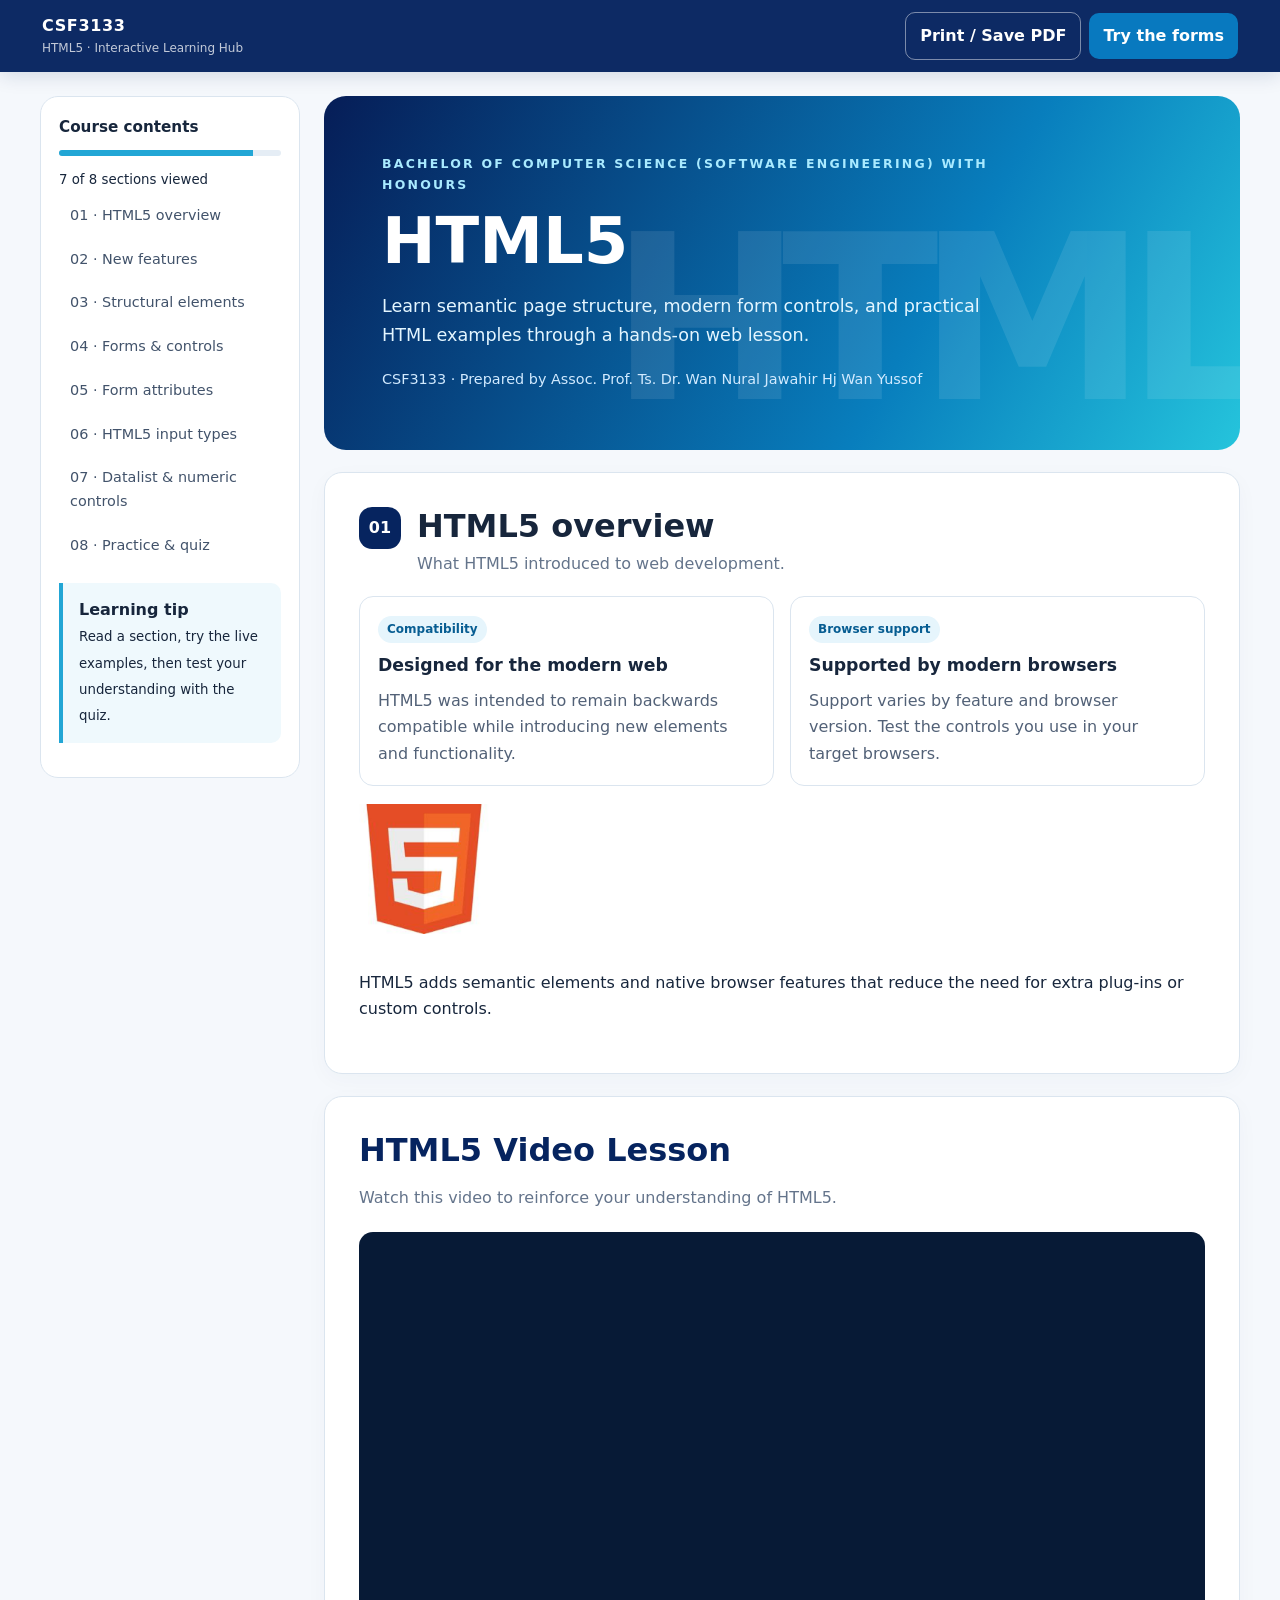
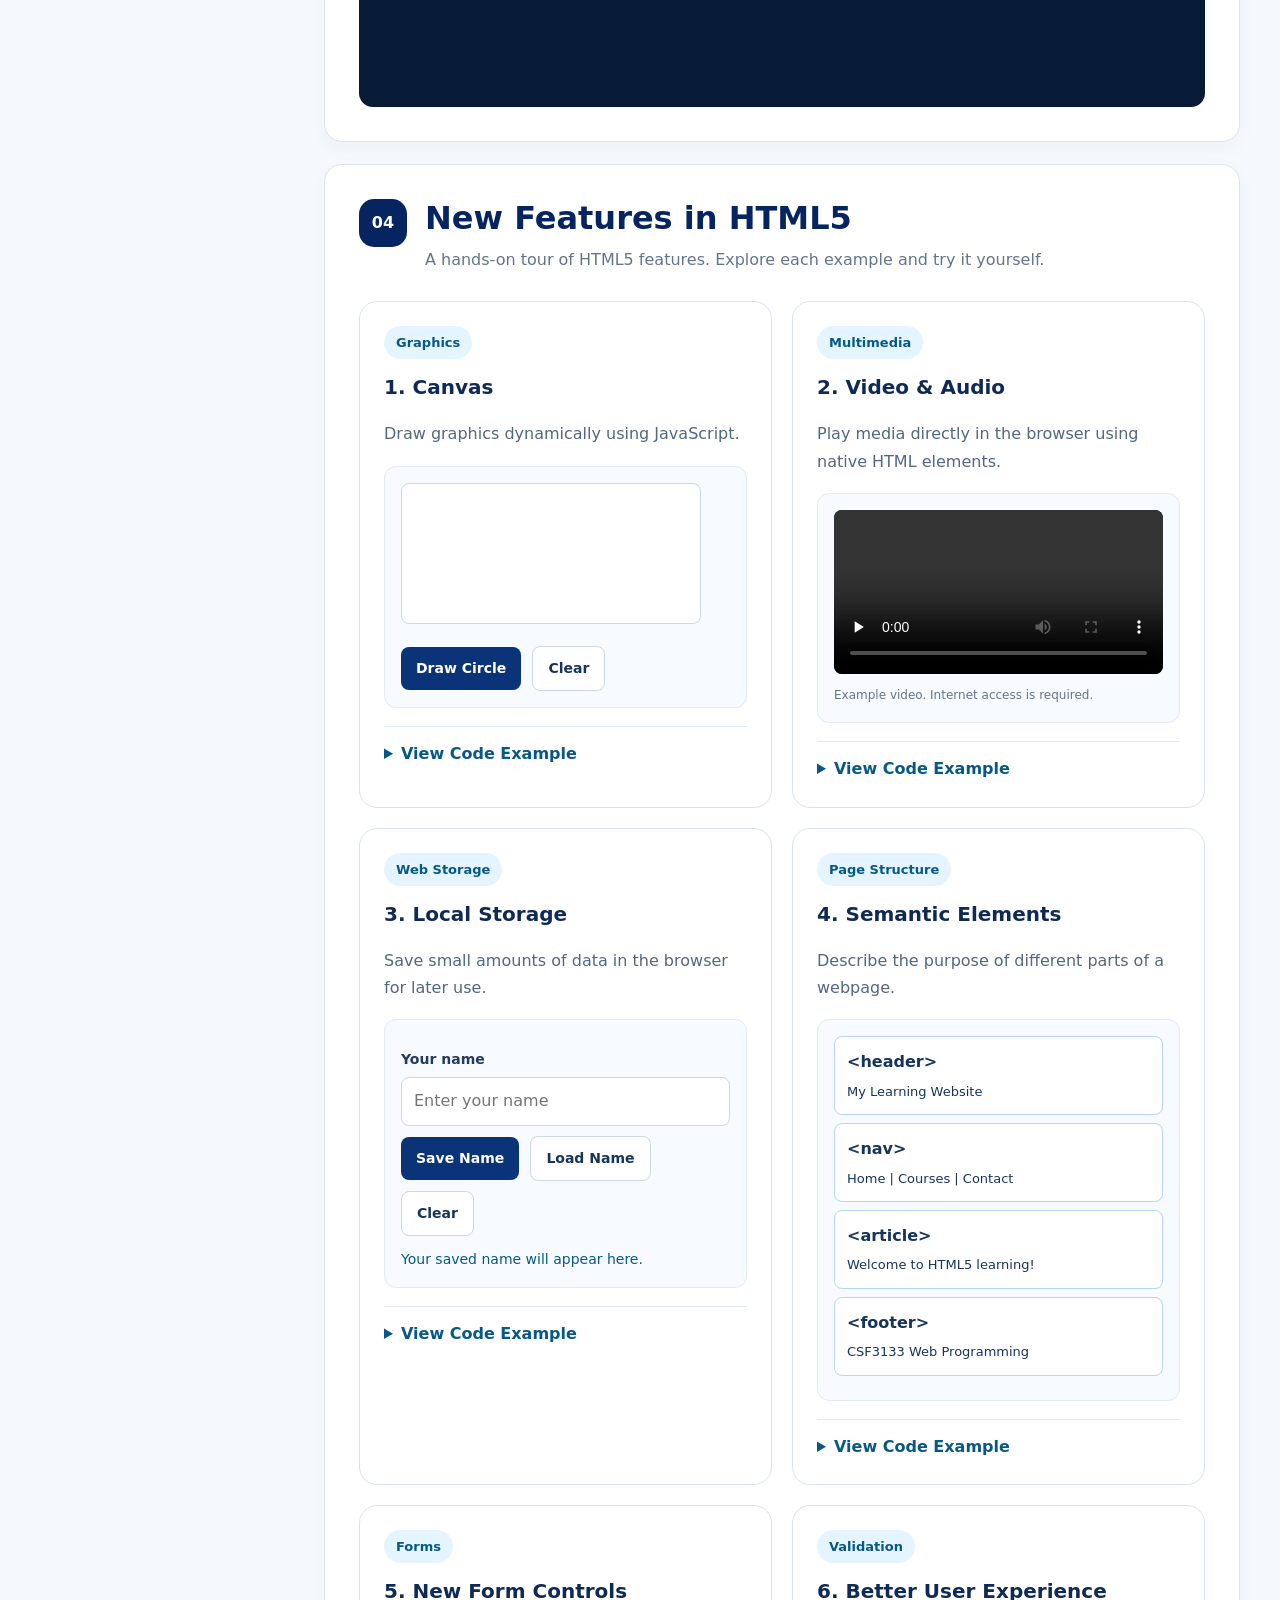
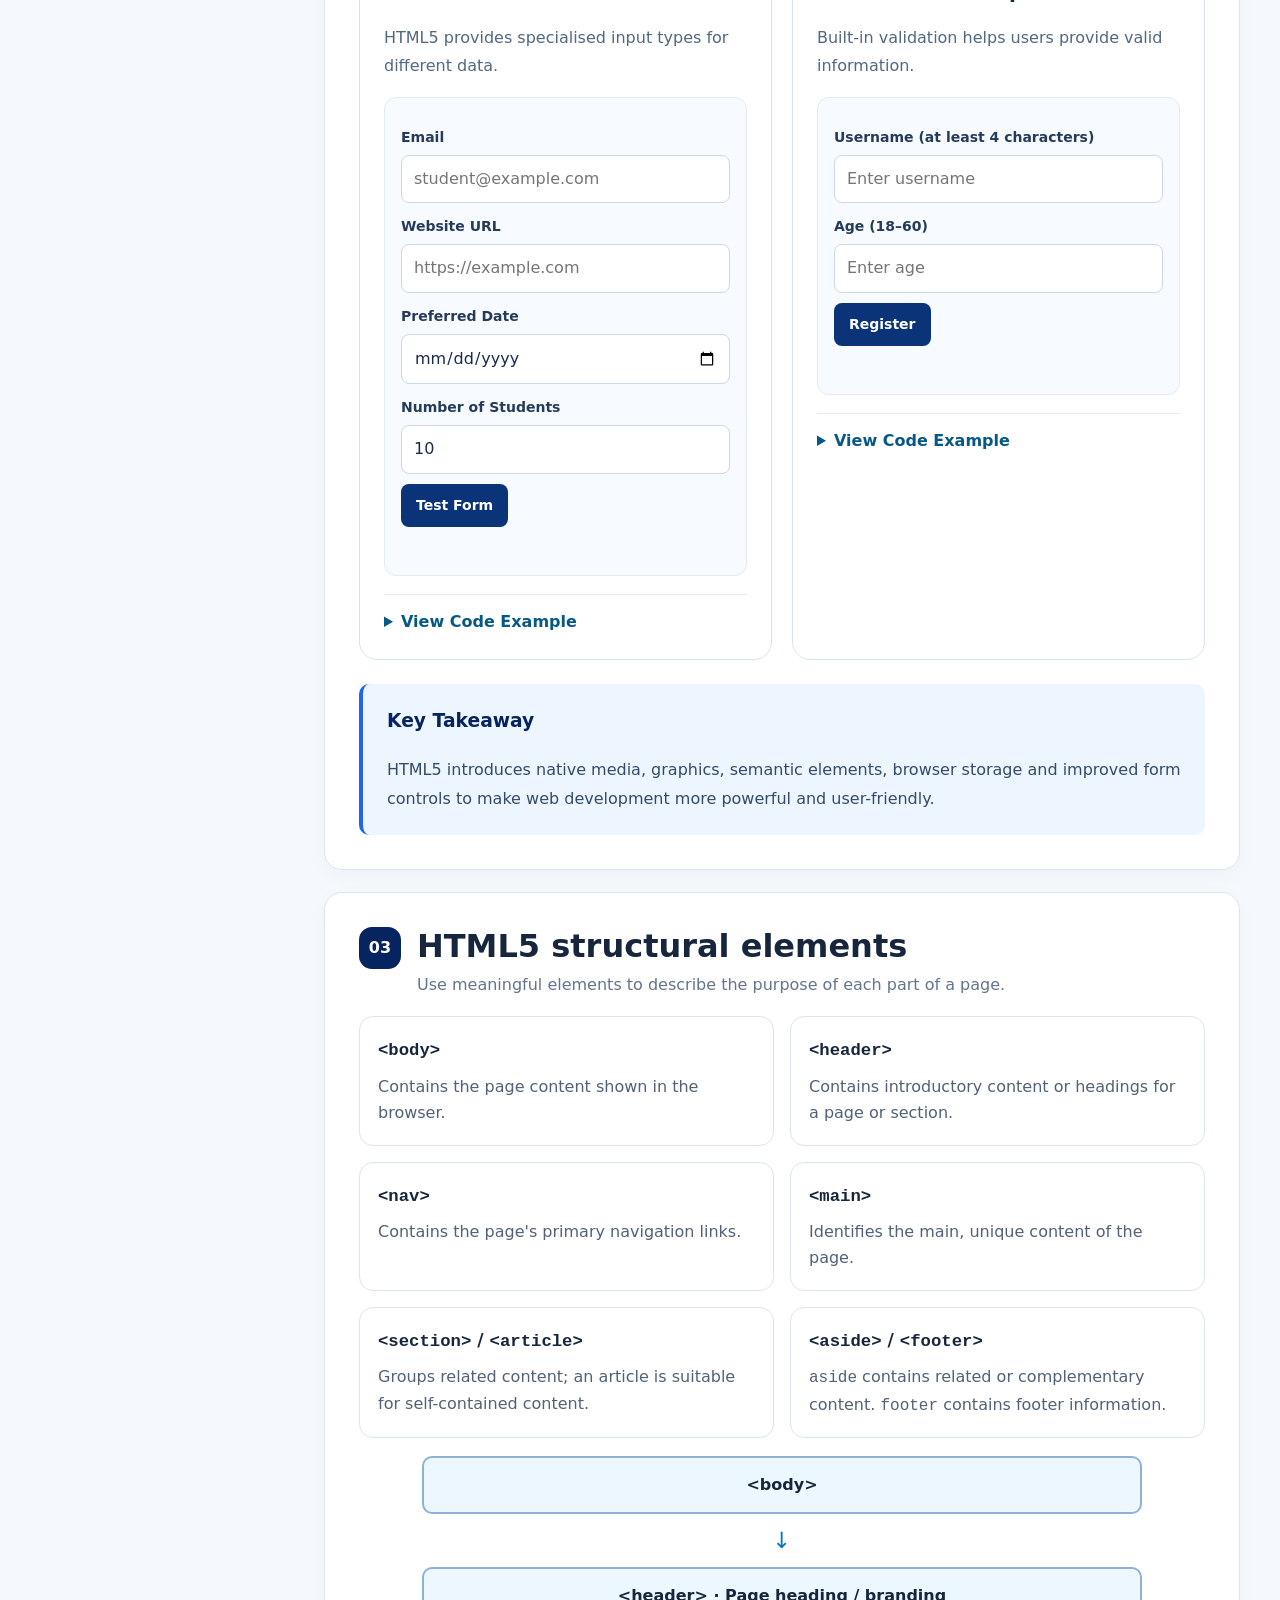
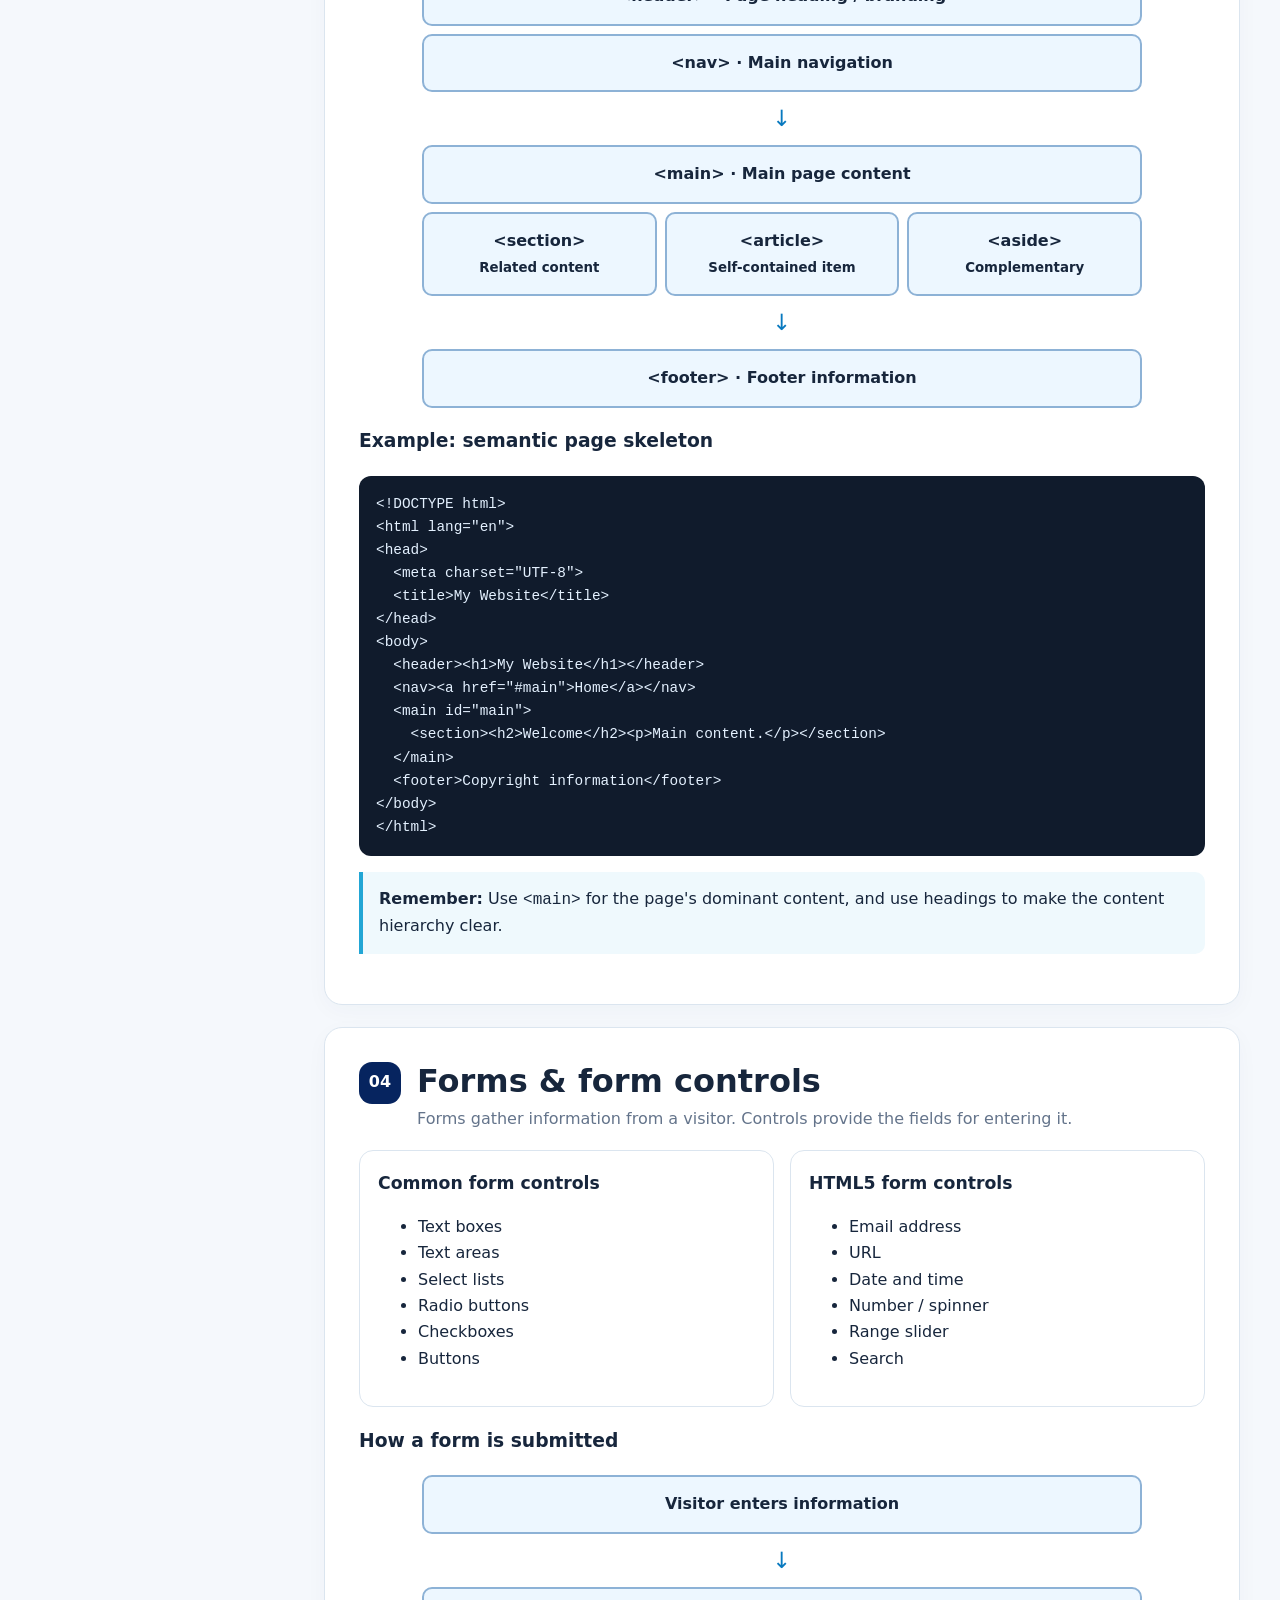
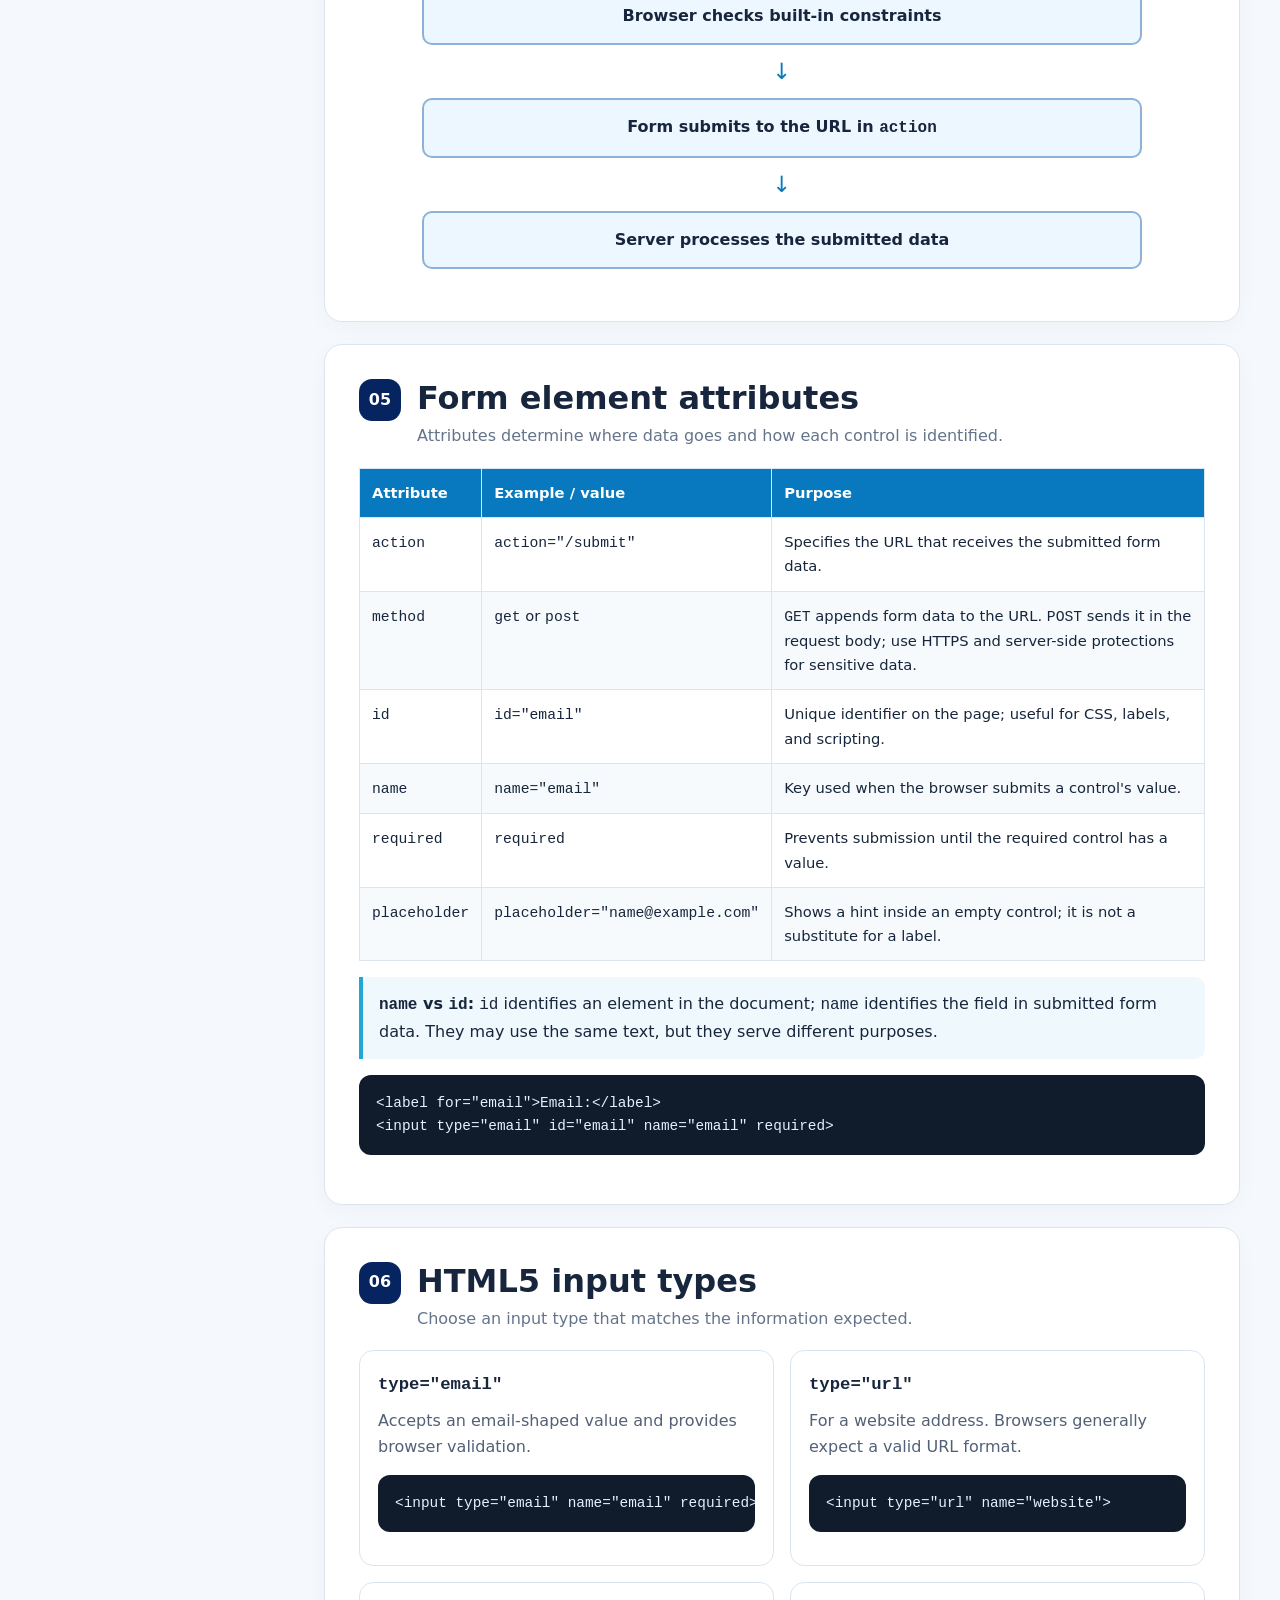
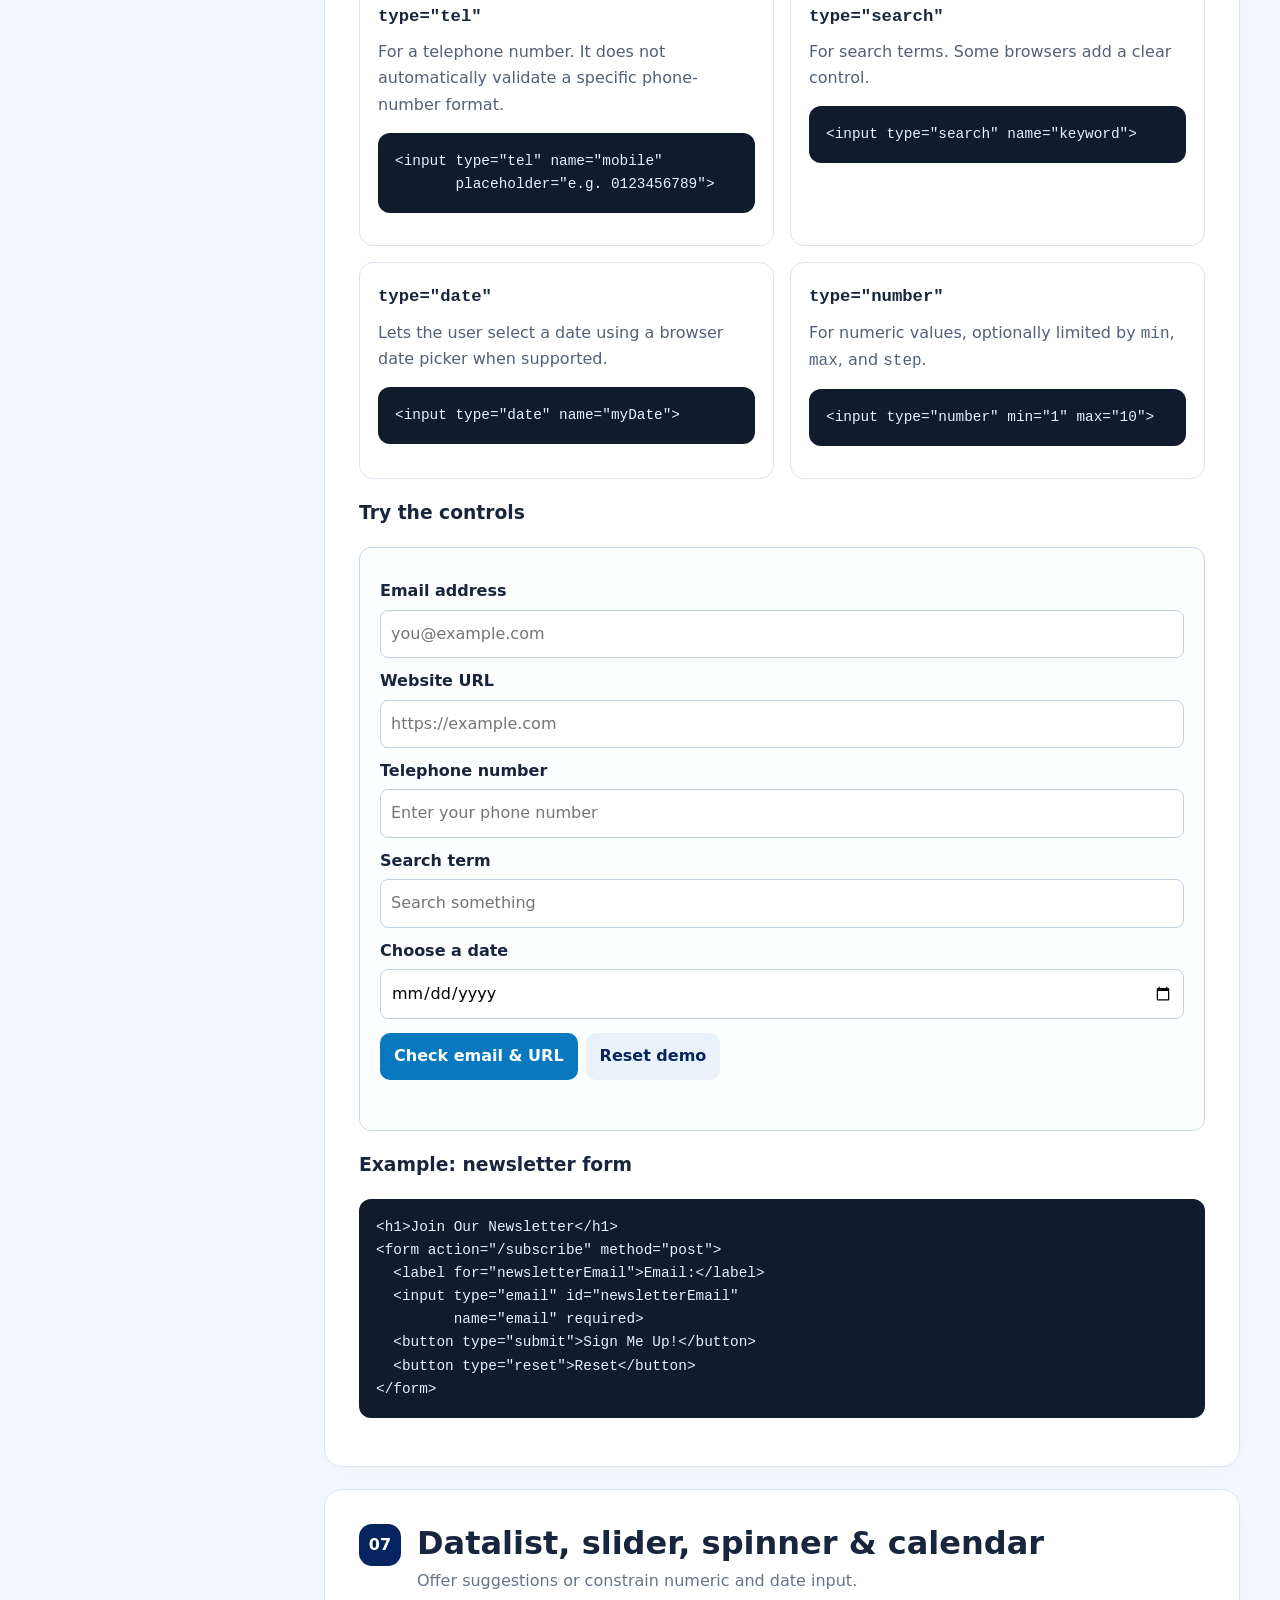
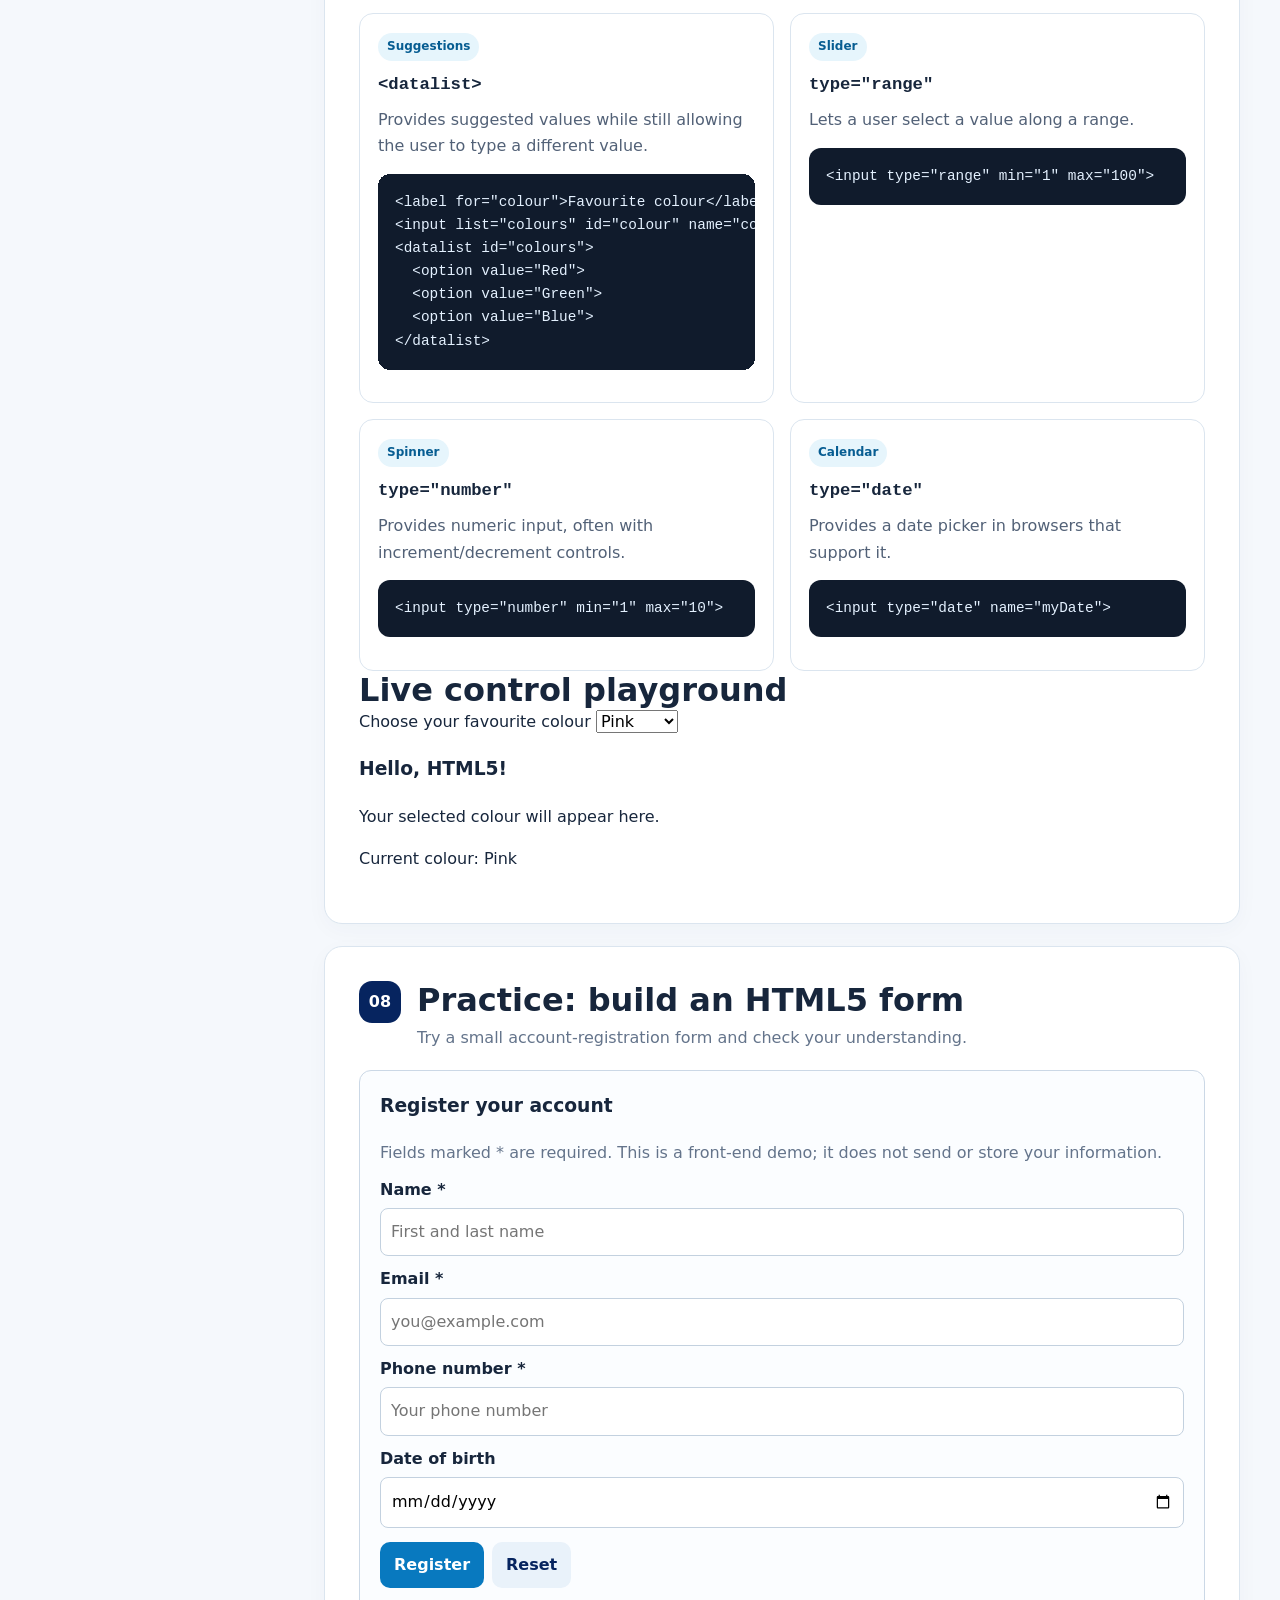
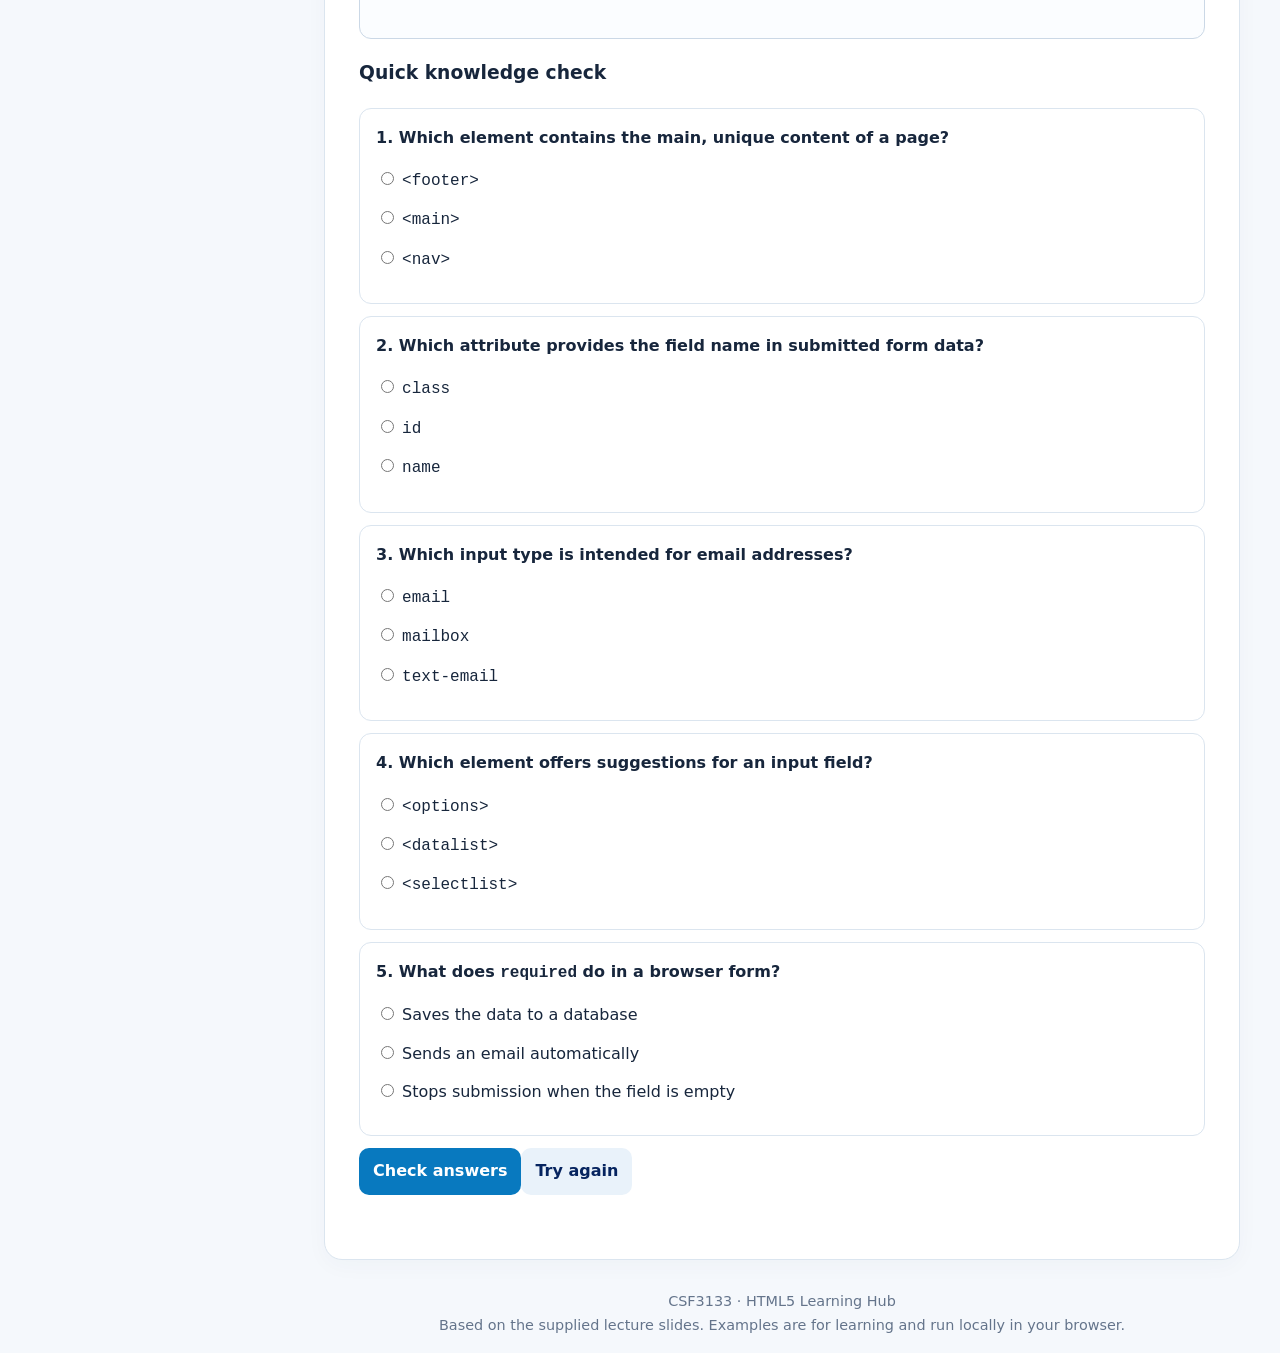
<file: topic4.html>
<!DOCTYPE html>
<html lang="en">
<head>
<meta charset="UTF-8">
<meta name="viewport" content="width=device-width, initial-scale=1.0">
<title>CSF3133 | HTML5 Learning Hub</title>
<style>
:root{--navy:#06245f;--blue:#0879bf;--sky:#eaf5fb;--ink:#17263c;--muted:#64748b;--line:#dbe5ef;--paper:#fff;--bg:#f5f8fc;--accent:#22a6d5}
*{box-sizing:border-box}html{scroll-behavior:smooth}body{margin:0;background:var(--bg);color:var(--ink);font:16px/1.65 Inter,ui-sans-serif,system-ui,-apple-system,"Segoe UI",sans-serif}
a{color:var(--blue)}button,input,textarea,select{font:inherit}.topbar{position:sticky;top:0;z-index:20;background:rgba(6,36,95,.97);color:#fff;box-shadow:0 4px 18px #0b245022}.top-inner{max-width:1240px;margin:auto;padding:12px 22px;display:flex;gap:20px;align-items:center;justify-content:space-between}.brand{font-weight:800;letter-spacing:.04em}.brand small{display:block;font-weight:500;font-size:.75rem;opacity:.75;letter-spacing:0}.top-actions{display:flex;gap:8px;align-items:center}.btn{border:0;border-radius:10px;padding:10px 14px;background:var(--blue);color:white;font-weight:700;cursor:pointer}.btn.secondary{background:#e9f2fa;color:var(--navy)}.btn.outline{background:transparent;border:1px solid #ffffff75;color:#fff}.layout{max-width:1240px;margin:auto;display:grid;grid-template-columns:260px minmax(0,1fr);gap:24px;padding:24px 20px}.sidebar{position:sticky;top:82px;align-self:start;max-height:calc(100vh - 100px);overflow:auto;background:#fff;border:1px solid var(--line);border-radius:18px;padding:18px}.sidebar h3{margin:0 0 10px;font-size:.95rem}.navlink{display:block;text-decoration:none;color:#42536b;padding:9px 11px;border-radius:9px;font-size:.9rem;margin:2px 0}.navlink:hover,.navlink.active{background:var(--sky);color:var(--navy);font-weight:750}.progress-wrap{height:6px;background:#e5edf5;border-radius:8px;overflow:hidden;margin:10px 0}.progress{height:100%;width:0;background:var(--accent);transition:width .2s}.hero{border-radius:22px;background:linear-gradient(120deg,#061d57,#087ebd 65%,#25c4dc);color:#fff;padding:clamp(28px,5vw,58px);min-height:300px;position:relative;overflow:hidden;display:flex;align-items:center}.hero:after{content:"HTML";font-size:clamp(100px,18vw,230px);font-weight:900;position:absolute;right:-12px;bottom:-60px;opacity:.09;letter-spacing:-.09em}.hero-content{position:relative;z-index:1;max-width:680px}.eyebrow{text-transform:uppercase;letter-spacing:.18em;font-size:.78rem;font-weight:800;color:#a9eaff}.hero h1{font-size:clamp(2.5rem,5vw,4.2rem);line-height:1.05;margin:12px 0}.hero p{font-size:1.1rem;color:#e4f6ff;max-width:600px}.meta{font-size:.9rem;color:#d1eaff}.content{min-width:0}.section{background:#fff;border:1px solid var(--line);border-radius:18px;padding:clamp(20px,3vw,34px);margin-top:22px;scroll-margin-top:90px;box-shadow:0 6px 22px #15365b08}.section-head{display:flex;gap:16px;align-items:flex-start;margin-bottom:18px}.num{width:42px;height:42px;flex:none;border-radius:13px;background:var(--navy);color:white;display:grid;place-items:center;font-weight:800}.section h2{margin:0;font-size:clamp(1.45rem,2.5vw,2rem);line-height:1.2}.section .lead{color:var(--muted);margin:6px 0 0}.grid2{display:grid;grid-template-columns:repeat(2,minmax(0,1fr));gap:16px}.grid3{display:grid;grid-template-columns:repeat(3,minmax(0,1fr));gap:14px}.card{border:1px solid var(--line);border-radius:14px;padding:18px;background:#fff}.card h3{margin:0 0 8px;font-size:1.08rem}.card p{margin:0;color:#526177}.tag{display:inline-block;background:#e6f5fc;color:#075d92;font-size:.75rem;font-weight:800;border-radius:99px;padding:4px 9px;margin-bottom:8px}.code{background:#101b2c;color:#e4f1ff;border-radius:12px;padding:17px;overflow:auto;font: .9rem/1.6 ui-monospace,SFMono-Regular,Consolas,monospace;white-space:pre}.code .comment{color:#87bca4}.code .tagcode{color:#8edaff}.callout{border-left:4px solid var(--accent);background:#eff9fd;padding:14px 16px;border-radius:0 10px 10px 0;margin:16px 0}.table-wrap{overflow-x:auto}table{width:100%;border-collapse:collapse;font-size:.92rem}th{background:var(--blue);color:white;text-align:left}th,td{padding:12px;border:1px solid var(--line);vertical-align:top}tr:nth-child(even) td{background:#f7fafc}.diagram{display:grid;gap:8px;max-width:720px;margin:18px auto}.diagram .node{padding:14px;text-align:center;border:2px solid #8db2d6;background:#edf7ff;border-radius:10px;font-weight:750}.diagram .arrow{text-align:center;color:var(--blue);font-size:1.4rem}.diagram .row{display:grid;grid-template-columns:repeat(3,1fr);gap:8px}.demo{border:1px solid #cbd8e6;background:#fbfdff;padding:20px;border-radius:12px;margin-top:14px}.demo h3{margin-top:0}.demo label{display:block;font-weight:650;margin:10px 0 5px}.demo input,.demo textarea,.demo select{width:100%;padding:10px;border:1px solid #c3d1df;border-radius:8px;background:white}.demo input[type=range]{padding:0}.demo .controls{display:flex;gap:8px;flex-wrap:wrap;margin-top:14px}.result{font-size:.9rem;color:#456078;margin-top:10px;min-height:1.4em}.quiz-q{padding:16px;border:1px solid var(--line);border-radius:12px;margin:12px 0}.quiz-q p{font-weight:750;margin:0 0 10px}.quiz-q label{display:block;padding:6px 0;font-weight:450}.feedback{font-weight:750;margin-top:8px}.footer{padding:30px 10px;text-align:center;color:var(--muted);font-size:.9rem}.image-strip{display:flex;align-items:center;gap:20px;flex-wrap:wrap}.image-strip img{max-width:130px;max-height:130px;object-fit:contain}.slide-img{max-width:100%;border-radius:12px;border:1px solid var(--line)}.mobile-menu{display:none}

/* HTML5 Video Lesson */
.video-section {
    width: 100%;
    max-width: 1150px;
    margin: 22px auto 0;
    scroll-margin-top: 90px;
}

.video-section h2 {
    color: var(--navy);
    margin-bottom: 10px;
}

.video-section > p {
    color: var(--muted);
    margin-bottom: 20px;
}

/* Responsive YouTube video */
.video-container {
    position: relative;
    width: 100%;
    aspect-ratio: 16 / 9;
    overflow: hidden;
    border-radius: 14px;
    background: #071a36;
}

.video-container iframe {
    position: absolute;
    inset: 0;
    width: 100%;
    height: 100%;
    border: 0;
    display: block;
}

@media(max-width:900px){.layout{grid-template-columns:1fr}.sidebar{position:relative;top:auto;max-height:none}.sidebar nav{display:grid;grid-template-columns:repeat(2,minmax(0,1fr))}.grid3{grid-template-columns:repeat(2,minmax(0,1fr))}.hero{min-height:260px}}
@media(max-width:600px){.top-inner{padding:10px 14px}.top-actions .outline{display:none}.layout{padding:14px;gap:14px}.sidebar nav{grid-template-columns:1fr 1fr}.grid2,.grid3{grid-template-columns:1fr}.hero{padding:26px;min-height:250px}.hero:after{font-size:100px;bottom:-20px}.section{padding:19px}.top-actions .btn{padding:8px 10px;font-size:.85rem}}
@media print{.topbar,.sidebar,.top-actions,.quiz-controls{display:none!important}.layout{display:block;max-width:none;padding:0}.section,.hero{break-inside:avoid;box-shadow:none}.section{border:1px solid #ccc}.hero{color:#111;background:#eef5fb}.hero p,.meta,.eyebrow{color:#333}}
</style>
</head>
<body>
<header class="topbar"><div class="top-inner">
  <div class="brand">CSF3133 <small>HTML5 · Interactive Learning Hub</small></div>
  <div class="top-actions"><button class="btn outline" onclick="window.print()">Print / Save PDF</button><button class="btn" onclick="document.querySelector('#practice').scrollIntoView({behavior:'smooth'})">Try the forms</button></div>
</div></header>
<div class="layout">
<aside class="sidebar">
  <h3>Course contents</h3><div class="progress-wrap"><div class="progress" id="progress"></div></div><small id="progressText">0 of 8 sections viewed</small>
  <nav id="sideNav">
    <a class="navlink active" href="#overview">01 · HTML5 overview</a>
    <a class="navlink" href="#features">02 · New features</a>
    <a class="navlink" href="#structure">03 · Structural elements</a>
    <a class="navlink" href="#forms">04 · Forms & controls</a>
    <a class="navlink" href="#attributes">05 · Form attributes</a>
    <a class="navlink" href="#input-types">06 · HTML5 input types</a>
    <a class="navlink" href="#datalist">07 · Datalist & numeric controls</a>
    <a class="navlink" href="#practice">08 · Practice & quiz</a>
  </nav>
  <div class="callout"><strong>Learning tip</strong><br><small>Read a section, try the live examples, then test your understanding with the quiz.</small></div>
</aside>
<main class="content">
<section class="hero" id="overview"><div class="hero-content">
  <div class="eyebrow">Bachelor of Computer Science (Software Engineering) with Honours</div>
  <h1>HTML5</h1>
  <p>Learn semantic page structure, modern form controls, and practical HTML examples through a hands-on web lesson.</p>
  <div class="meta">CSF3133 · Prepared by Assoc. Prof. Ts. Dr. Wan Nural Jawahir Hj Wan Yussof</div>
</div></section>

<section class="section" data-section id="intro">
  <div class="section-head"><div class="num">01</div><div><h2>HTML5 overview</h2><p class="lead">What HTML5 introduced to web development.</p></div></div>
  <div class="grid2">
    <div class="card"><span class="tag">Compatibility</span><h3>Designed for the modern web</h3><p>HTML5 was intended to remain backwards compatible while introducing new elements and functionality.</p></div>
    <div class="card"><span class="tag">Browser support</span><h3>Supported by modern browsers</h3><p>Support varies by feature and browser version. Test the controls you use in your target browsers.</p></div>
  </div>
  <div class="image-strip" style="margin-top:18px"><img src="images/html5.png" alt="HTML5 logo"><p>HTML5 adds semantic elements and native browser features that reduce the need for extra plug-ins or custom controls.</p></div>
</section>

  
<section class="section video-section" id="video">
    <h2>HTML5 Video Lesson</h2>
    <p>Watch this video to reinforce your understanding of HTML5.</p>

    <div class="video-container">
        <iframe
            src="https://www.youtube-nocookie.com/embed/mzPxo7Y6JyA"
            title="HTML5 Video Lesson"
            allow="accelerometer; autoplay; clipboard-write; encrypted-media; gyroscope; picture-in-picture; web-share"
            allowfullscreen>
        </iframe>
    </div>
</section>



<!-- NEW FEATURES IN HTML5 -->
<section class="section" id="html5-features">
    <div class="section-heading">
        <div class="section-number">04</div>
        <div>
            <h2>New Features in HTML5</h2>
            <p>A hands-on tour of HTML5 features. Explore each example and try it yourself.</p>
        </div>
    </div>

    <div class="feature-grid">

        <!-- 1. CANVAS -->
        <article class="feature-card">
            <span class="feature-tag">Graphics</span>
            <h3>1. Canvas</h3>
            <p>Draw graphics dynamically using JavaScript.</p>

            <div class="demo-area">
                <canvas id="demoCanvas" width="300" height="140"
                        aria-label="Canvas drawing area"></canvas>
                <button type="button" class="demo-btn"
                        onclick="drawHTML5Circle()">Draw Circle</button>
                <button type="button" class="demo-btn secondary"
                        onclick="clearHTML5Canvas()">Clear</button>
            </div>

            <details>
                <summary>View Code Example</summary>
                <pre><code>&lt;canvas id="myCanvas"
        width="300" height="140"&gt;
&lt;/canvas&gt;

&lt;script&gt;
const canvas =
    document.getElementById("myCanvas");
const ctx = canvas.getContext("2d");

ctx.beginPath();
ctx.arc(150, 70, 40, 0, 2 * Math.PI);
ctx.fillStyle = "royalblue";
ctx.fill();
&lt;/script&gt;</code></pre>
            </details>
        </article>

        <!-- 2. VIDEO AND AUDIO -->
        <article class="feature-card">
            <span class="feature-tag">Multimedia</span>
            <h3>2. Video &amp; Audio</h3>
            <p>Play media directly in the browser using native HTML elements.</p>

            <div class="demo-area">
                <video controls width="100%" preload="none">
                    <source
                        src="https://interactive-examples.mdn.mozilla.net/media/cc0-videos/flower.mp4"
                        type="video/mp4">
                    Your browser does not support video.
                </video>
                <p class="demo-note">
                    Example video. Internet access is required.
                </p>
            </div>

            <details>
                <summary>View Code Example</summary>
                <pre><code>&lt;video controls width="400"&gt;
    &lt;source src="sample.mp4"
            type="video/mp4"&gt;
&lt;/video&gt;

&lt;audio controls&gt;
    &lt;source src="sample.mp3"
            type="audio/mpeg"&gt;
&lt;/audio&gt;</code></pre>
            </details>
        </article>

        <!-- 3. LOCAL STORAGE -->
        <article class="feature-card">
            <span class="feature-tag">Web Storage</span>
            <h3>3. Local Storage</h3>
            <p>Save small amounts of data in the browser for later use.</p>

            <div class="demo-area">
                <label for="demoName">Your name</label>
                <input type="text" id="demoName"
                       placeholder="Enter your name">

                <div class="demo-actions">
                    <button type="button" class="demo-btn"
                            onclick="saveHTML5Name()">Save Name</button>
                    <button type="button" class="demo-btn secondary"
                            onclick="loadHTML5Name()">Load Name</button>
                    <button type="button" class="demo-btn secondary"
                            onclick="clearHTML5Name()">Clear</button>
                </div>

                <p id="storageResult" class="demo-result"
                   aria-live="polite">Your saved name will appear here.</p>
            </div>

            <details>
                <summary>View Code Example</summary>
                <pre><code>// Save data
localStorage.setItem("name", "Ali");

// Retrieve data
const name = localStorage.getItem("name");

// Remove data
localStorage.removeItem("name");</code></pre>
            </details>
        </article>

        <!-- 4. SEMANTIC ELEMENTS -->
        <article class="feature-card">
            <span class="feature-tag">Page Structure</span>
            <h3>4. Semantic Elements</h3>
            <p>Describe the purpose of different parts of a webpage.</p>

            <div class="demo-area semantic-demo">
                <header>
                    <strong>&lt;header&gt;</strong>
                    <p>My Learning Website</p>
                </header>
                <nav>
                    <strong>&lt;nav&gt;</strong>
                    <p>Home | Courses | Contact</p>
                </nav>
                <article>
                    <strong>&lt;article&gt;</strong>
                    <p>Welcome to HTML5 learning!</p>
                </article>
                <footer>
                    <strong>&lt;footer&gt;</strong>
                    <p>CSF3133 Web Programming</p>
                </footer>
            </div>

            <details>
                <summary>View Code Example</summary>
                <pre><code>&lt;header&gt;Website Header&lt;/header&gt;
&lt;nav&gt;Navigation Links&lt;/nav&gt;
&lt;main&gt;
    &lt;article&gt;
        &lt;h2&gt;My Article&lt;/h2&gt;
        &lt;p&gt;Article content...&lt;/p&gt;
    &lt;/article&gt;
&lt;/main&gt;
&lt;footer&gt;Copyright Information&lt;/footer&gt;</code></pre>
            </details>
        </article>

        <!-- 5. FORM CONTROLS -->
        <article class="feature-card">
            <span class="feature-tag">Forms</span>
            <h3>5. New Form Controls</h3>
            <p>HTML5 provides specialised input types for different data.</p>

            <div class="demo-area">
                <form id="html5FormDemo">
                    <label for="demoEmail">Email</label>
                    <input type="email" id="demoEmail"
                           placeholder="student@example.com" required>

                    <label for="demoURL">Website URL</label>
                    <input type="url" id="demoURL"
                           placeholder="https://example.com">

                    <label for="demoDate">Preferred Date</label>
                    <input type="date" id="demoDate">

                    <label for="demoNumber">Number of Students</label>
                    <input type="number" id="demoNumber"
                           min="1" max="100" value="10" required>

                    <button type="submit" class="demo-btn">
                        Test Form
                    </button>
                    <p id="formResult" class="demo-result"
                       aria-live="polite"></p>
                </form>
            </div>

            <details>
                <summary>View Code Example</summary>
                <pre><code>&lt;input type="email" required&gt;
&lt;input type="url"&gt;
&lt;input type="date"&gt;
&lt;input type="number"
       min="1" max="100"&gt;</code></pre>
            </details>
        </article>

        <!-- 6. VALIDATION -->
        <article class="feature-card">
            <span class="feature-tag">Validation</span>
            <h3>6. Better User Experience</h3>
            <p>Built-in validation helps users provide valid information.</p>

            <div class="demo-area">
                <form id="html5ValidationDemo">
                    <label for="demoUsername">
                        Username (at least 4 characters)
                    </label>
                    <input type="text" id="demoUsername"
                           minlength="4" required
                           placeholder="Enter username">

                    <label for="demoAge">Age (18–60)</label>
                    <input type="number" id="demoAge"
                           min="18" max="60" required
                           placeholder="Enter age">

                    <button type="submit" class="demo-btn">
                        Register
                    </button>
                    <p id="validationResult" class="demo-result"
                       aria-live="polite"></p>
                </form>
            </div>

            <details>
                <summary>View Code Example</summary>
                <pre><code>&lt;input type="text"
       minlength="4"
       required&gt;

&lt;input type="number"
       min="18" max="60"
       required&gt;</code></pre>
            </details>
        </article>

    </div>

    <div class="feature-takeaway">
        <h3>Key Takeaway</h3>
        <p>
            HTML5 introduces native media, graphics, semantic elements,
            browser storage and improved form controls to make web
            development more powerful and user-friendly.
        </p>
    </div>
</section>

<style>
/* Scoped styles: HTML5 features only */
#html5-features .section-heading {
    display: flex;
    align-items: flex-start;
    gap: 18px;
    margin-bottom: 28px;
}

#html5-features .section-number {
    flex-shrink: 0;
    display: grid;
    place-items: center;
    width: 48px;
    height: 48px;
    border-radius: 15px;
    background: #06245f;
    color: #fff;
    font-weight: 800;
}

#html5-features .section-heading h2 {
    margin: 0 0 8px;
    color: #06245f;
}

#html5-features .section-heading p {
    margin: 0;
    color: #64748b;
    line-height: 1.7;
}

#html5-features .feature-grid {
    display: grid;
    grid-template-columns: repeat(2, minmax(0, 1fr));
    gap: 20px;
}

#html5-features .feature-card {
    min-width: 0;
    padding: 24px;
    border: 1px solid #d7e3f3;
    border-radius: 18px;
    background: #fff;
}

#html5-features .feature-tag {
    display: inline-block;
    margin-bottom: 12px;
    padding: 6px 12px;
    border-radius: 999px;
    background: #e5f5ff;
    color: #075985;
    font-size: 13px;
    font-weight: 750;
}

#html5-features .feature-card h3 {
    margin: 0 0 10px;
    color: #102a56;
    font-size: 20px;
}

#html5-features .feature-card > p {
    color: #526782;
    line-height: 1.7;
}

#html5-features .demo-area {
    margin-top: 18px;
    padding: 16px;
    border: 1px solid #e2eaf5;
    border-radius: 12px;
    background: #f7faff;
}

#html5-features .demo-area label {
    display: block;
    margin: 12px 0 6px;
    color: #243b5a;
    font-size: 14px;
    font-weight: 650;
}

#html5-features .demo-area input {
    display: block;
    width: 100%;
    max-width: 100%;
    box-sizing: border-box;
    padding: 10px 12px;
    border: 1px solid #cbd8e8;
    border-radius: 8px;
    background: #fff;
    color: #172b4d;
    font: inherit;
}

#html5-features .demo-area input:focus {
    outline: 2px solid #93c5fd;
    outline-offset: 1px;
}

#html5-features .demo-btn {
    margin: 10px 6px 0 0;
    padding: 10px 15px;
    border: 0;
    border-radius: 8px;
    background: #0b3478;
    color: white;
    font: inherit;
    font-size: 14px;
    font-weight: 650;
    cursor: pointer;
}

#html5-features .demo-btn:hover {
    background: #174da0;
}

#html5-features .demo-btn.secondary {
    border: 1px solid #cbd8e8;
    background: #fff;
    color: #17345d;
}

#html5-features #demoCanvas {
    display: block;
    width: 100%;
    max-width: 300px;
    height: auto;
    margin-bottom: 12px;
    border: 1px solid #cbd8e8;
    border-radius: 8px;
    background: #fff;
}

#html5-features video {
    display: block;
    border-radius: 8px;
    background: #10203b;
}

#html5-features .demo-note {
    margin-bottom: 0;
    color: #64748b;
    font-size: 12px;
}

#html5-features .demo-result {
    min-height: 20px;
    margin: 12px 0 0;
    color: #075985;
    font-size: 14px;
    overflow-wrap: anywhere;
}

#html5-features .semantic-demo > * {
    margin-bottom: 8px;
    padding: 12px;
    border: 1px solid #b8d4f5;
    border-radius: 8px;
    background: #fff;
    color: #17345d;
}

#html5-features .semantic-demo p {
    margin: 5px 0 0;
    font-size: 13px;
}

#html5-features details {
    margin-top: 18px;
    border-top: 1px solid #e2eaf5;
    padding-top: 14px;
}

#html5-features summary {
    color: #075985;
    font-weight: 700;
    cursor: pointer;
}

#html5-features pre {
    max-width: 100%;
    overflow-x: auto;
    padding: 14px;
    border-radius: 8px;
    background: #0b1930;
    color: #e3efff;
    font-size: 12px;
    line-height: 1.6;
    white-space: pre;
}

#html5-features pre code {
    font-family: Consolas, Monaco, monospace;
}

#html5-features .feature-takeaway {
    margin-top: 24px;
    padding: 22px 24px;
    border-left: 4px solid #2563eb;
    border-radius: 10px;
    background: #edf5ff;
}

#html5-features .feature-takeaway h3 {
    margin-top: 0;
    color: #06245f;
}

#html5-features .feature-takeaway p {
    margin-bottom: 0;
    color: #334b6b;
    line-height: 1.8;
}

@media (max-width: 720px) {
    #html5-features .feature-grid {
        grid-template-columns: minmax(0, 1fr);
    }

    #html5-features .feature-card {
        padding: 18px;
    }

    #html5-features .section-heading {
        gap: 12px;
    }
}
</style>

<script>
/* 1. Canvas */
function drawHTML5Circle() {
    const canvas = document.getElementById("demoCanvas");
    const ctx = canvas.getContext("2d");

    ctx.clearRect(0, 0, canvas.width, canvas.height);
    ctx.beginPath();
    ctx.arc(150, 70, 40, 0, 2 * Math.PI);
    ctx.fillStyle = "#2563eb";
    ctx.fill();
    ctx.fillStyle = "#ffffff";
    ctx.font = "bold 13px Arial";
    ctx.textAlign = "center";
    ctx.fillText("HTML5", 150, 75);
}

function clearHTML5Canvas() {
    const canvas = document.getElementById("demoCanvas");
    canvas.getContext("2d").clearRect(0, 0, canvas.width, canvas.height);
}

/* 3. Local Storage */
function saveHTML5Name() {
    const name = document.getElementById("demoName").value.trim();
    const result = document.getElementById("storageResult");

    if (!name) {
        result.textContent = "Please enter your name first.";
        return;
    }

    try {
        localStorage.setItem("csf3133_demo_name", name);
        result.textContent = "Name saved successfully!";
    } catch (error) {
        result.textContent = "Storage is unavailable in this browser.";
    }
}

function loadHTML5Name() {
    const result = document.getElementById("storageResult");

    try {
        const name = localStorage.getItem("csf3133_demo_name");
        result.textContent = name
            ? "Saved name: " + name
            : "No saved name found. Save a name first.";
    } catch (error) {
        result.textContent = "Storage is unavailable in this browser.";
    }
}

function clearHTML5Name() {
    const result = document.getElementById("storageResult");

    try {
        localStorage.removeItem("csf3133_demo_name");
        document.getElementById("demoName").value = "";
        result.textContent = "Saved name cleared.";
    } catch (error) {
        result.textContent = "Storage is unavailable in this browser.";
    }
}

/* 5. HTML5 Form Controls */
document.getElementById("html5FormDemo").addEventListener("submit", function(event) {
    event.preventDefault();

    const result = document.getElementById("formResult");

    if (!this.reportValidity()) {
        result.textContent = "Please correct the highlighted fields.";
        return;
    }

    result.textContent = "Form input is valid. Great job!";
});

/* 6. Built-in Validation */
document.getElementById("html5ValidationDemo").addEventListener("submit", function(event) {
    event.preventDefault();

    const result = document.getElementById("validationResult");

    if (!this.reportValidity()) {
        result.textContent = "Please check your username and age.";
        return;
    }

    result.textContent = "Registration demo successful!";
});
</script>


<section class="section" data-section id="structure">
  <div class="section-head"><div class="num">03</div><div><h2>HTML5 structural elements</h2><p class="lead">Use meaningful elements to describe the purpose of each part of a page.</p></div></div>
  <div class="grid2">
    <div class="card"><h3><code>&lt;body&gt;</code></h3><p>Contains the page content shown in the browser.</p></div>
    <div class="card"><h3><code>&lt;header&gt;</code></h3><p>Contains introductory content or headings for a page or section.</p></div>
    <div class="card"><h3><code>&lt;nav&gt;</code></h3><p>Contains the page's primary navigation links.</p></div>
    <div class="card"><h3><code>&lt;main&gt;</code></h3><p>Identifies the main, unique content of the page.</p></div>
    <div class="card"><h3><code>&lt;section&gt;</code> / <code>&lt;article&gt;</code></h3><p>Groups related content; an article is suitable for self-contained content.</p></div>
    <div class="card"><h3><code>&lt;aside&gt;</code> / <code>&lt;footer&gt;</code></h3><p><code>aside</code> contains related or complementary content. <code>footer</code> contains footer information.</p></div>
  </div>
  <div class="diagram" aria-label="Page structure diagram">
    <div class="node">&lt;body&gt;</div><div class="arrow">↓</div>
    <div class="node">&lt;header&gt; · Page heading / branding</div><div class="node">&lt;nav&gt; · Main navigation</div><div class="arrow">↓</div>
    <div class="node">&lt;main&gt; · Main page content</div>
    <div class="row"><div class="node">&lt;section&gt;<br><small>Related content</small></div><div class="node">&lt;article&gt;<br><small>Self-contained item</small></div><div class="node">&lt;aside&gt;<br><small>Complementary</small></div></div>
    <div class="arrow">↓</div><div class="node">&lt;footer&gt; · Footer information</div>
  </div>
  <h3>Example: semantic page skeleton</h3>
  <pre class="code"><code>&lt;!DOCTYPE html&gt;
&lt;html lang="en"&gt;
&lt;head&gt;
  &lt;meta charset="UTF-8"&gt;
  &lt;title&gt;My Website&lt;/title&gt;
&lt;/head&gt;
&lt;body&gt;
  &lt;header&gt;&lt;h1&gt;My Website&lt;/h1&gt;&lt;/header&gt;
  &lt;nav&gt;&lt;a href="#main"&gt;Home&lt;/a&gt;&lt;/nav&gt;
  &lt;main id="main"&gt;
    &lt;section&gt;&lt;h2&gt;Welcome&lt;/h2&gt;&lt;p&gt;Main content.&lt;/p&gt;&lt;/section&gt;
  &lt;/main&gt;
  &lt;footer&gt;Copyright information&lt;/footer&gt;
&lt;/body&gt;
&lt;/html&gt;</code></pre>
  <div class="callout"><strong>Remember:</strong> Use <code>&lt;main&gt;</code> for the page's dominant content, and use headings to make the content hierarchy clear.</div>
</section>

<section class="section" data-section id="forms">
  <div class="section-head"><div class="num">04</div><div><h2>Forms &amp; form controls</h2><p class="lead">Forms gather information from a visitor. Controls provide the fields for entering it.</p></div></div>
  <div class="grid2">
    <div class="card"><h3>Common form controls</h3><ul><li>Text boxes</li><li>Text areas</li><li>Select lists</li><li>Radio buttons</li><li>Checkboxes</li><li>Buttons</li></ul></div>
    <div class="card"><h3>HTML5 form controls</h3><ul><li>Email address</li><li>URL</li><li>Date and time</li><li>Number / spinner</li><li>Range slider</li><li>Search</li></ul></div>
  </div>
  <h3>How a form is submitted</h3>
  <div class="diagram"><div class="node">Visitor enters information</div><div class="arrow">↓</div><div class="node">Browser checks built-in constraints</div><div class="arrow">↓</div><div class="node">Form submits to the URL in <code>action</code></div><div class="arrow">↓</div><div class="node">Server processes the submitted data</div></div>
</section>

<section class="section" data-section id="attributes">
  <div class="section-head"><div class="num">05</div><div><h2>Form element attributes</h2><p class="lead">Attributes determine where data goes and how each control is identified.</p></div></div>
  <div class="table-wrap"><table><thead><tr><th>Attribute</th><th>Example / value</th><th>Purpose</th></tr></thead><tbody>
    <tr><td><code>action</code></td><td><code>action="/submit"</code></td><td>Specifies the URL that receives the submitted form data.</td></tr>
    <tr><td><code>method</code></td><td><code>get</code> or <code>post</code></td><td><code>GET</code> appends form data to the URL. <code>POST</code> sends it in the request body; use HTTPS and server-side protections for sensitive data.</td></tr>
    <tr><td><code>id</code></td><td><code>id="email"</code></td><td>Unique identifier on the page; useful for CSS, labels, and scripting.</td></tr>
    <tr><td><code>name</code></td><td><code>name="email"</code></td><td>Key used when the browser submits a control's value.</td></tr>
    <tr><td><code>required</code></td><td><code>required</code></td><td>Prevents submission until the required control has a value.</td></tr>
    <tr><td><code>placeholder</code></td><td><code>placeholder="name@example.com"</code></td><td>Shows a hint inside an empty control; it is not a substitute for a label.</td></tr>
  </tbody></table></div>
  <div class="callout"><strong><code>name</code> vs <code>id</code>:</strong> <code>id</code> identifies an element in the document; <code>name</code> identifies the field in submitted form data. They may use the same text, but they serve different purposes.</div>
  <pre class="code"><code>&lt;label for="email"&gt;Email:&lt;/label&gt;
&lt;input type="email" id="email" name="email" required&gt;</code></pre>
</section>

<section class="section" data-section id="input-types">
  <div class="section-head"><div class="num">06</div><div><h2>HTML5 input types</h2><p class="lead">Choose an input type that matches the information expected.</p></div></div>
  <div class="grid2">
    <div class="card"><h3><code>type="email"</code></h3><p>Accepts an email-shaped value and provides browser validation.</p><pre class="code"><code>&lt;input type="email" name="email" required&gt;</code></pre></div>
    <div class="card"><h3><code>type="url"</code></h3><p>For a website address. Browsers generally expect a valid URL format.</p><pre class="code"><code>&lt;input type="url" name="website"&gt;</code></pre></div>
    <div class="card"><h3><code>type="tel"</code></h3><p>For a telephone number. It does not automatically validate a specific phone-number format.</p><pre class="code"><code>&lt;input type="tel" name="mobile"
       placeholder="e.g. 0123456789"></code></pre></div>
    <div class="card"><h3><code>type="search"</code></h3><p>For search terms. Some browsers add a clear control.</p><pre class="code"><code>&lt;input type="search" name="keyword"&gt;</code></pre></div>
    <div class="card"><h3><code>type="date"</code></h3><p>Lets the user select a date using a browser date picker when supported.</p><pre class="code"><code>&lt;input type="date" name="myDate"&gt;</code></pre></div>
    <div class="card"><h3><code>type="number"</code></h3><p>For numeric values, optionally limited by <code>min</code>, <code>max</code>, and <code>step</code>.</p><pre class="code"><code>&lt;input type="number" min="1" max="10"&gt;</code></pre></div>
  </div>
  <h3>Try the controls</h3>
  <div class="demo">
    <label for="demoEmail">Email address</label><input id="demoEmail" type="email" placeholder="you@example.com" required>
    <label for="demoUrl">Website URL</label><input id="demoUrl" type="url" placeholder="https://example.com">
    <label for="demoTel">Telephone number</label><input id="demoTel" type="tel" placeholder="Enter your phone number">
    <label for="demoSearch">Search term</label><input id="demoSearch" type="search" placeholder="Search something">
    <label for="demoDate">Choose a date</label><input id="demoDate" type="date">
    <div class="controls"><button class="btn" onclick="validateDemo()">Check email &amp; URL</button><button class="btn secondary" onclick="resetDemo()">Reset demo</button></div>
    <div class="result" id="inputResult" aria-live="polite"></div>
  </div>
  <h3>Example: newsletter form</h3>
  <pre class="code"><code>&lt;h1&gt;Join Our Newsletter&lt;/h1&gt;
&lt;form action="/subscribe" method="post"&gt;
  &lt;label for="newsletterEmail"&gt;Email:&lt;/label&gt;
  &lt;input type="email" id="newsletterEmail"
         name="email" required&gt;
  &lt;button type="submit"&gt;Sign Me Up!&lt;/button&gt;
  &lt;button type="reset"&gt;Reset&lt;/button&gt;
&lt;/form&gt;</code></pre>
</section>

<section class="section" data-section id="datalist">
  <div class="section-head"><div class="num">07</div><div><h2>Datalist, slider, spinner &amp; calendar</h2><p class="lead">Offer suggestions or constrain numeric and date input.</p></div></div>
  <div class="grid2">
    <div class="card"><span class="tag">Suggestions</span><h3><code>&lt;datalist&gt;</code></h3><p>Provides suggested values while still allowing the user to type a different value.</p>
      <pre class="code"><code>&lt;label for="colour"&gt;Favourite colour&lt;/label&gt;
&lt;input list="colours" id="colour" name="colour"&gt;
&lt;datalist id="colours"&gt;
  &lt;option value="Red"&gt;
  &lt;option value="Green"&gt;
  &lt;option value="Blue"&gt;
&lt;/datalist&gt;</code></pre>
    </div>
    <div class="card"><span class="tag">Slider</span><h3><code>type="range"</code></h3><p>Lets a user select a value along a range.</p><pre class="code"><code>&lt;input type="range" min="1" max="100"&gt;</code></pre></div>
    <div class="card"><span class="tag">Spinner</span><h3><code>type="number"</code></h3><p>Provides numeric input, often with increment/decrement controls.</p><pre class="code"><code>&lt;input type="number" min="1" max="10"&gt;</code></pre></div>
    <div class="card"><span class="tag">Calendar</span><h3><code>type="date"</code></h3><p>Provides a date picker in browsers that support it.</p><pre class="code"><code>&lt;input type="date" name="myDate"&gt;</code></pre></div>
  </div>
<div class="playground">
    <h2>Live control playground</h2>

    <label for="favouriteColor">Choose your favourite colour</label>

    <select id="favouriteColor">
        <option value="#ec4899">Pink</option>
        <option value="#2563eb">Blue</option>
        <option value="#22c55e">Green</option>
        <option value="#f59e0b">Orange</option>
        <option value="#8b5cf6">Purple</option>
        <option value="#ef4444">Red</option>
        <option value="#111827">Black</option>
    </select>

    <div id="colorPreview" class="color-preview">
        <h3 id="previewTitle">Hello, HTML5!</h3>
        <p>Your selected colour will appear here.</p>
    </div>

    <p id="colorMessage" aria-live="polite">
        Current colour: Pink
    </p>
</div>
</section>

<section class="section" data-section id="practice">
  <div class="section-head"><div class="num">08</div><div><h2>Practice: build an HTML5 form</h2><p class="lead">Try a small account-registration form and check your understanding.</p></div></div>
  <div class="demo">
    <h3>Register your account</h3><p class="lead">Fields marked * are required. This is a front-end demo; it does not send or store your information.</p>
    <form id="registerForm">
      <label for="regName">Name *</label><input id="regName" name="name" required placeholder="First and last name">
      <label for="regEmail">Email *</label><input id="regEmail" type="email" name="email" required placeholder="you@example.com">
      <label for="regPhone">Phone number *</label><input id="regPhone" type="tel" name="phone" required placeholder="Your phone number">
      <label for="regDob">Date of birth</label><input id="regDob" type="date" name="dob">
      <div class="controls"><button class="btn" type="submit">Register</button><button class="btn secondary" type="reset">Reset</button></div>
      <div class="result" id="registerResult" aria-live="polite"></div>
    </form>
  </div>
  <h3>Quick knowledge check</h3>
  <div id="quiz">
    <div class="quiz-q" data-answer="b"><p>1. Which element contains the main, unique content of a page?</p><label><input type="radio" name="q1" value="a"> <code>&lt;footer&gt;</code></label><label><input type="radio" name="q1" value="b"> <code>&lt;main&gt;</code></label><label><input type="radio" name="q1" value="c"> <code>&lt;nav&gt;</code></label><div class="feedback"></div></div>
    <div class="quiz-q" data-answer="c"><p>2. Which attribute provides the field name in submitted form data?</p><label><input type="radio" name="q2" value="a"> <code>class</code></label><label><input type="radio" name="q2" value="b"> <code>id</code></label><label><input type="radio" name="q2" value="c"> <code>name</code></label><div class="feedback"></div></div>
    <div class="quiz-q" data-answer="a"><p>3. Which input type is intended for email addresses?</p><label><input type="radio" name="q3" value="a"> <code>email</code></label><label><input type="radio" name="q3" value="b"> <code>mailbox</code></label><label><input type="radio" name="q3" value="c"> <code>text-email</code></label><div class="feedback"></div></div>
    <div class="quiz-q" data-answer="b"><p>4. Which element offers suggestions for an input field?</p><label><input type="radio" name="q4" value="a"> <code>&lt;options&gt;</code></label><label><input type="radio" name="q4" value="b"> <code>&lt;datalist&gt;</code></label><label><input type="radio" name="q4" value="c"> <code>&lt;selectlist&gt;</code></label><div class="feedback"></div></div>
    <div class="quiz-q" data-answer="c"><p>5. What does <code>required</code> do in a browser form?</p><label><input type="radio" name="q5" value="a"> Saves the data to a database</label><label><input type="radio" name="q5" value="b"> Sends an email automatically</label><label><input type="radio" name="q5" value="c"> Stops submission when the field is empty</label><div class="feedback"></div></div>
  </div>
  <div class="controls quiz-controls"><button class="btn" onclick="gradeQuiz()">Check answers</button><button class="btn secondary" onclick="resetQuiz()">Try again</button></div><div class="result" id="quizResult" aria-live="polite"></div>
</section>
<div class="footer">CSF3133 · HTML5 Learning Hub<br>Based on the supplied lecture slides. Examples are for learning and run locally in your browser.</div>
</main>
</div>
<script>
const sections=[...document.querySelectorAll('[data-section]')];
const visited=new Set();
const observer=new IntersectionObserver(entries=>{entries.forEach(e=>{if(e.isIntersecting){visited.add(e.target.id);document.getElementById('progress').style.width=(visited.size/8*100)+'%';document.getElementById('progressText').textContent=visited.size+' of 8 sections viewed';document.querySelectorAll('.navlink').forEach(a=>a.classList.toggle('active',a.getAttribute('href')==='#'+e.target.id));}})},{threshold:.22});
sections.forEach(s=>observer.observe(s));
function validateDemo(){const e=document.getElementById('demoEmail'),u=document.getElementById('demoUrl');let msg=[];if(!e.value)msg.push('Enter an email address.');else if(!e.checkValidity())msg.push('The email format looks invalid.');else msg.push('Email format looks valid.');if(u.value&&!u.checkValidity())msg.push('The URL format looks invalid.');else if(u.value)msg.push('URL format looks valid.');document.getElementById('inputResult').textContent=msg.join(' ');}
function resetDemo(){['demoEmail','demoUrl','demoTel','demoSearch','demoDate'].forEach(id=>document.getElementById(id).value='');document.getElementById('inputResult').textContent='Demo reset.';}
function showPlayground(){const c=document.getElementById('favColour').value||'(not selected)',r=document.getElementById('rating').value,n=document.getElementById('quantity').value,d=document.getElementById('playDate').value||'(not selected)';const valid=n!==''&&Number(n)>=1&&Number(n)<=10;document.getElementById('playResult').textContent=`Colour: ${c} · Rating: ${r}/10 · Number: ${n||'(not selected)'}${valid?'':' (enter a value from 1 to 10)'} · Date: ${d}`;}
function resetPlayground(){document.getElementById('favColour').value='';document.getElementById('rating').value=5;document.getElementById('ratingValue').textContent='5';document.getElementById('quantity').value=2;document.getElementById('playDate').value='';document.getElementById('playResult').textContent='Selections reset.';}
document.getElementById('registerForm').addEventListener('submit',e=>{e.preventDefault();if(!e.target.reportValidity())return;document.getElementById('registerResult').textContent='Form validated successfully in this demo. No information was sent or saved.';});
document.getElementById('registerForm').addEventListener('reset',()=>{document.getElementById('registerResult').textContent='';});
function gradeQuiz(){let score=0;document.querySelectorAll('.quiz-q').forEach((q,i)=>{const chosen=q.querySelector('input:checked'),ok=chosen&&chosen.value===q.dataset.answer;const f=q.querySelector('.feedback');f.textContent=chosen?(ok?'Correct!':'Not quite. Review the section and try again.'):'Please choose an answer.';f.style.color=ok?'#087443':'#b45309';if(ok)score++;});document.getElementById('quizResult').textContent=`Your score: ${score} / 5`;}
function resetQuiz(){document.querySelectorAll('#quiz input').forEach(i=>i.checked=false);document.querySelectorAll('.feedback').forEach(f=>f.textContent='');document.getElementById('quizResult').textContent='';}
</script>
</body>
</html>
</file>
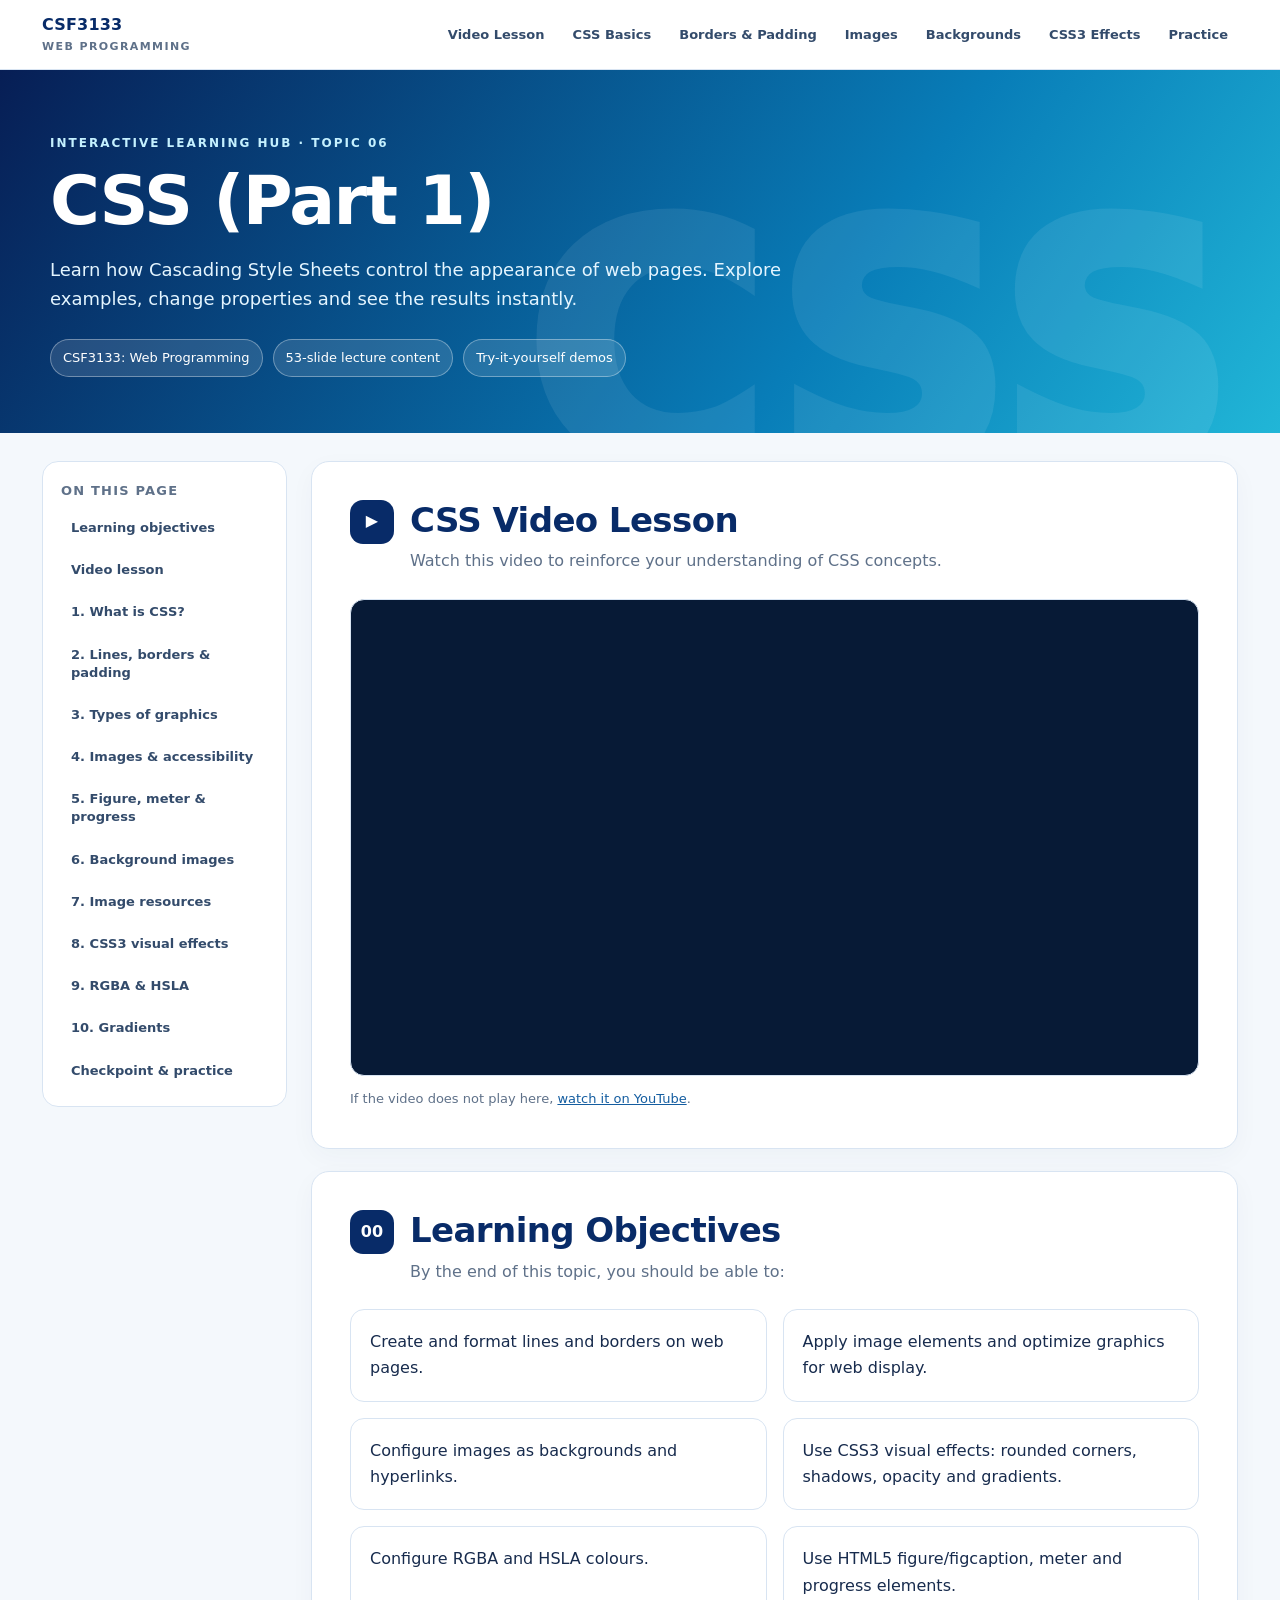
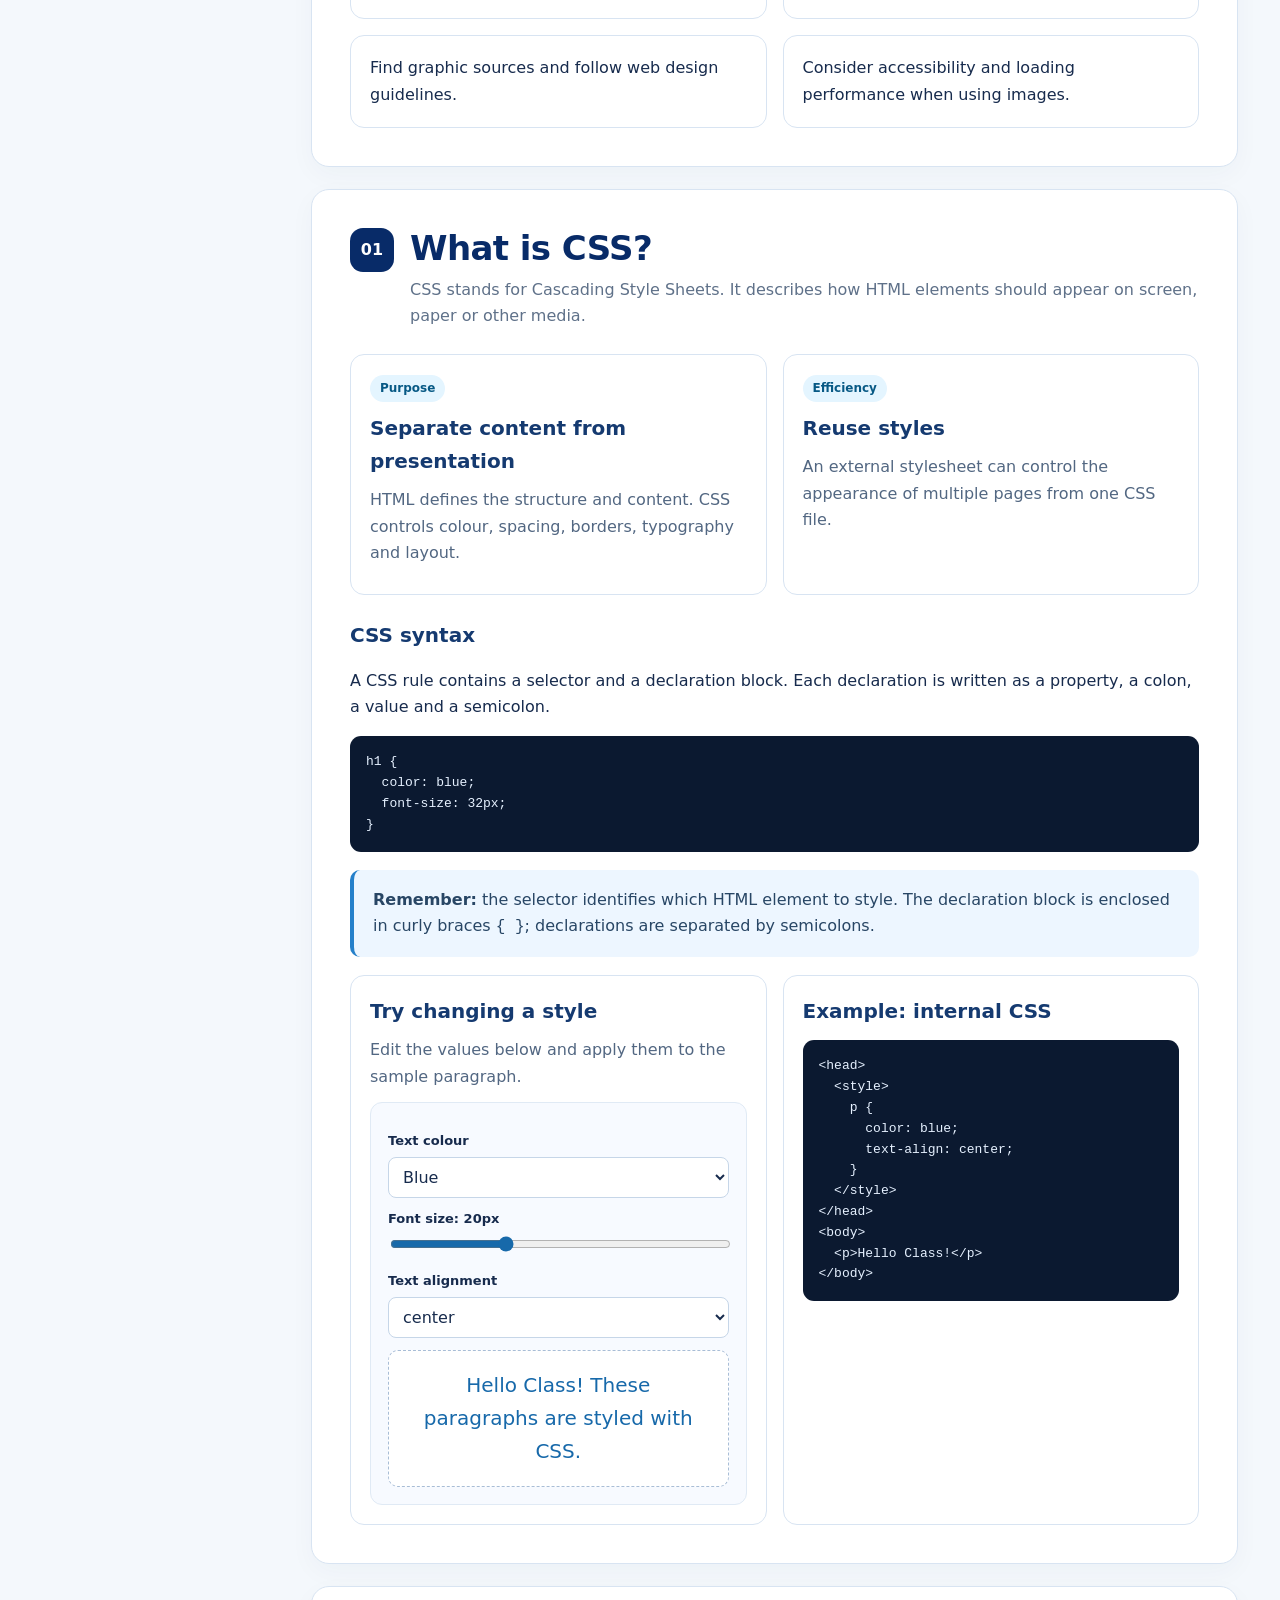
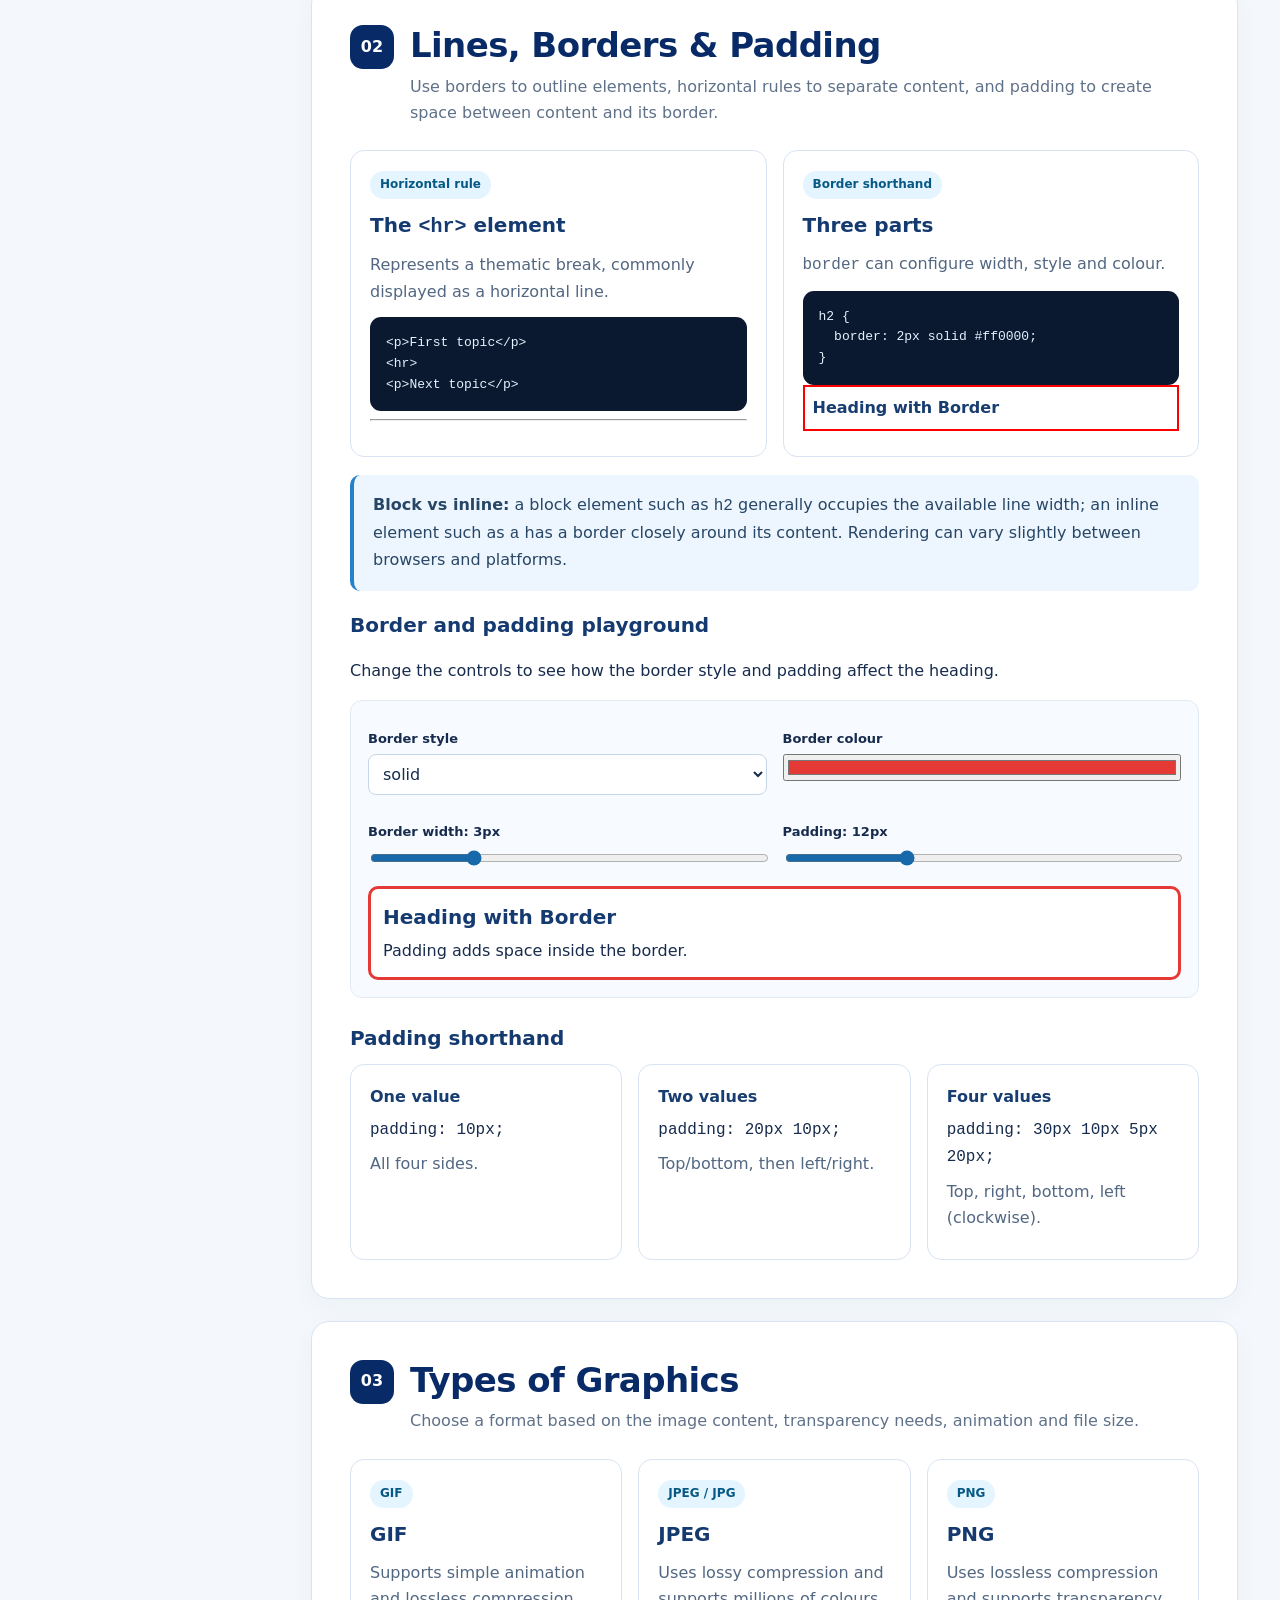
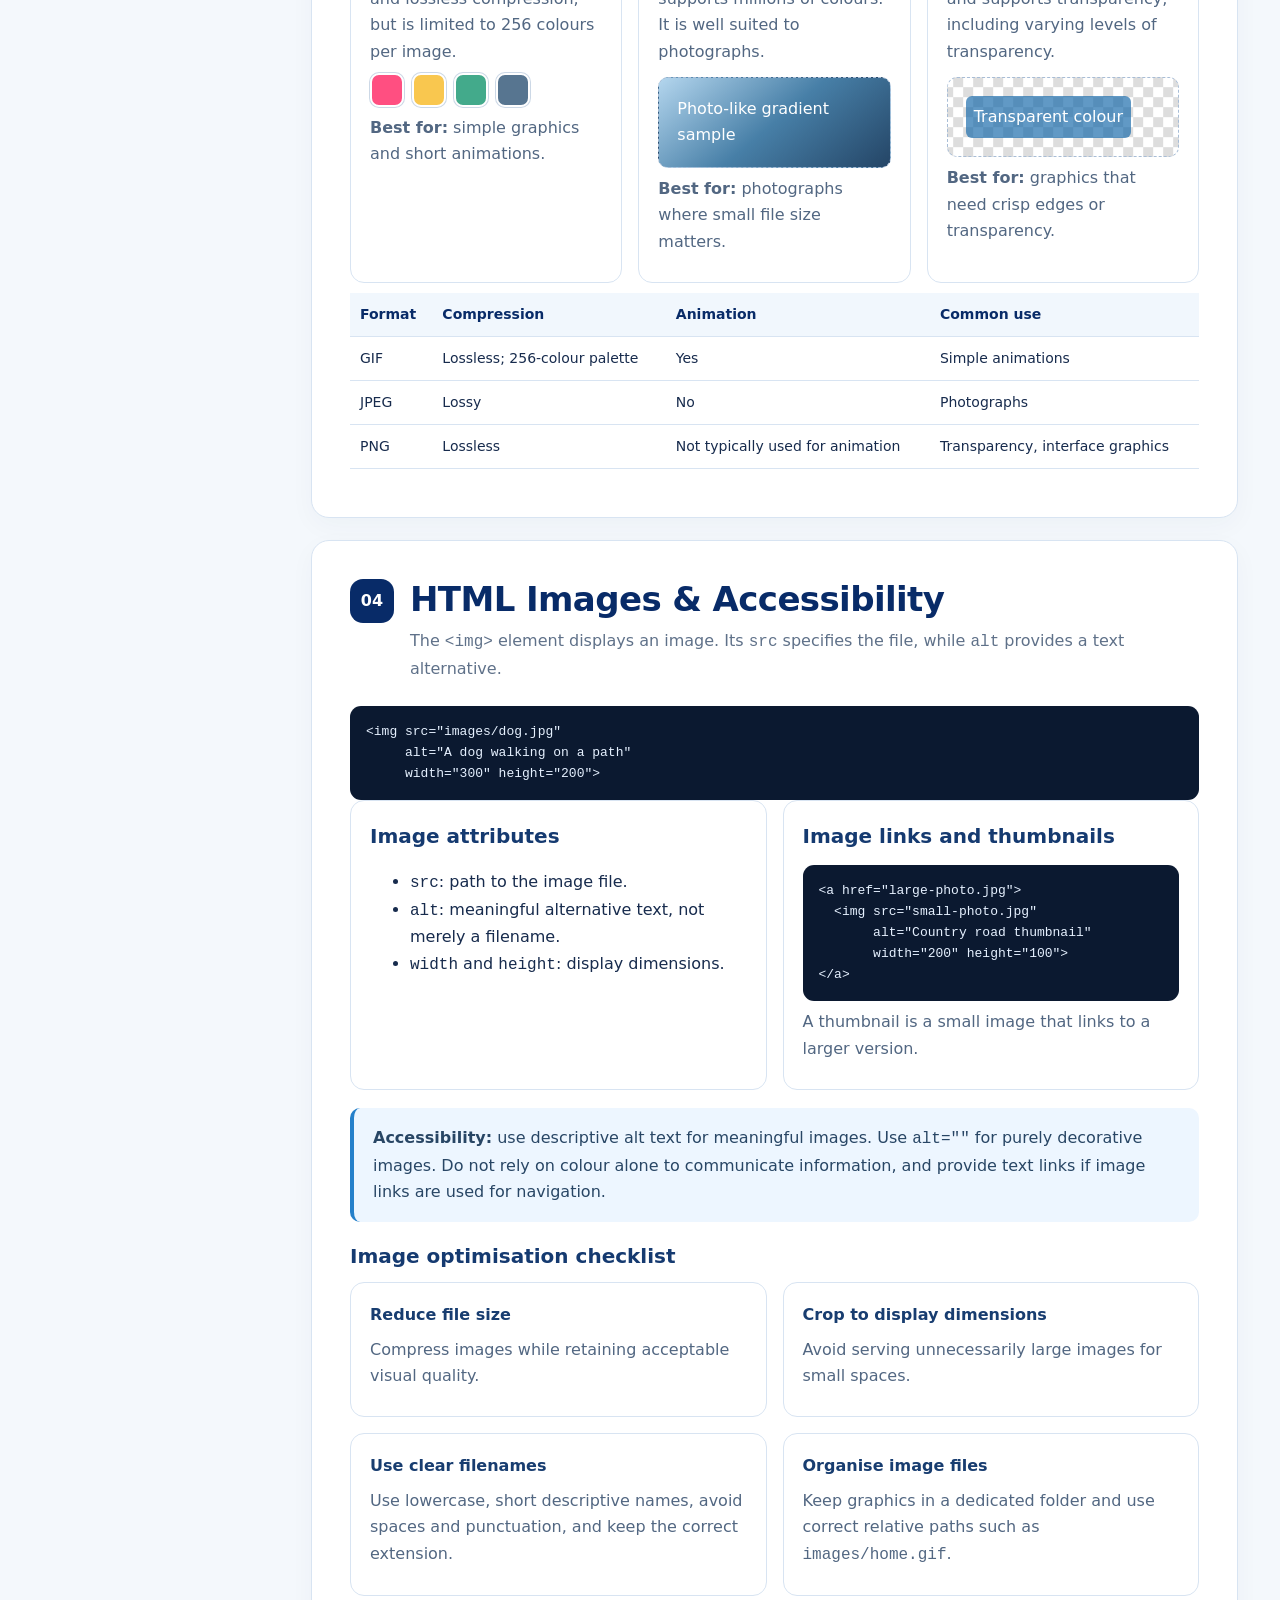
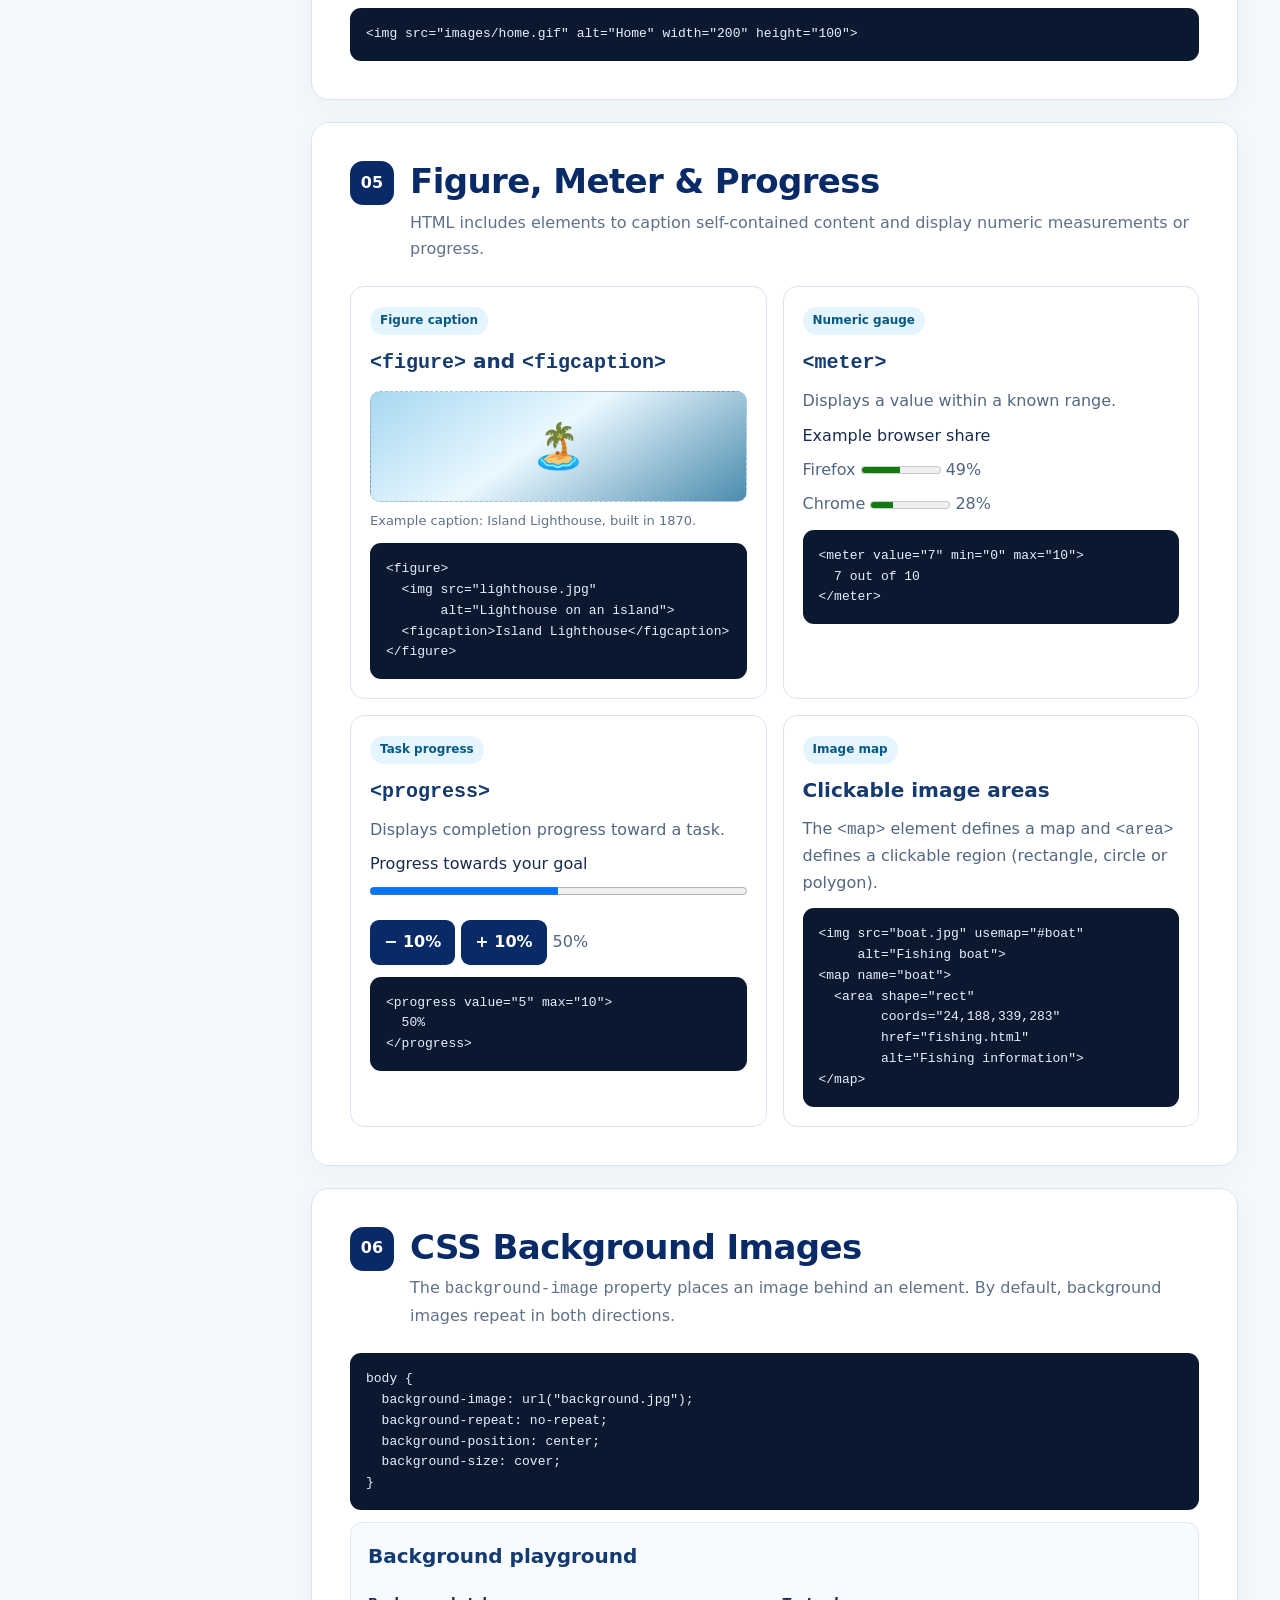
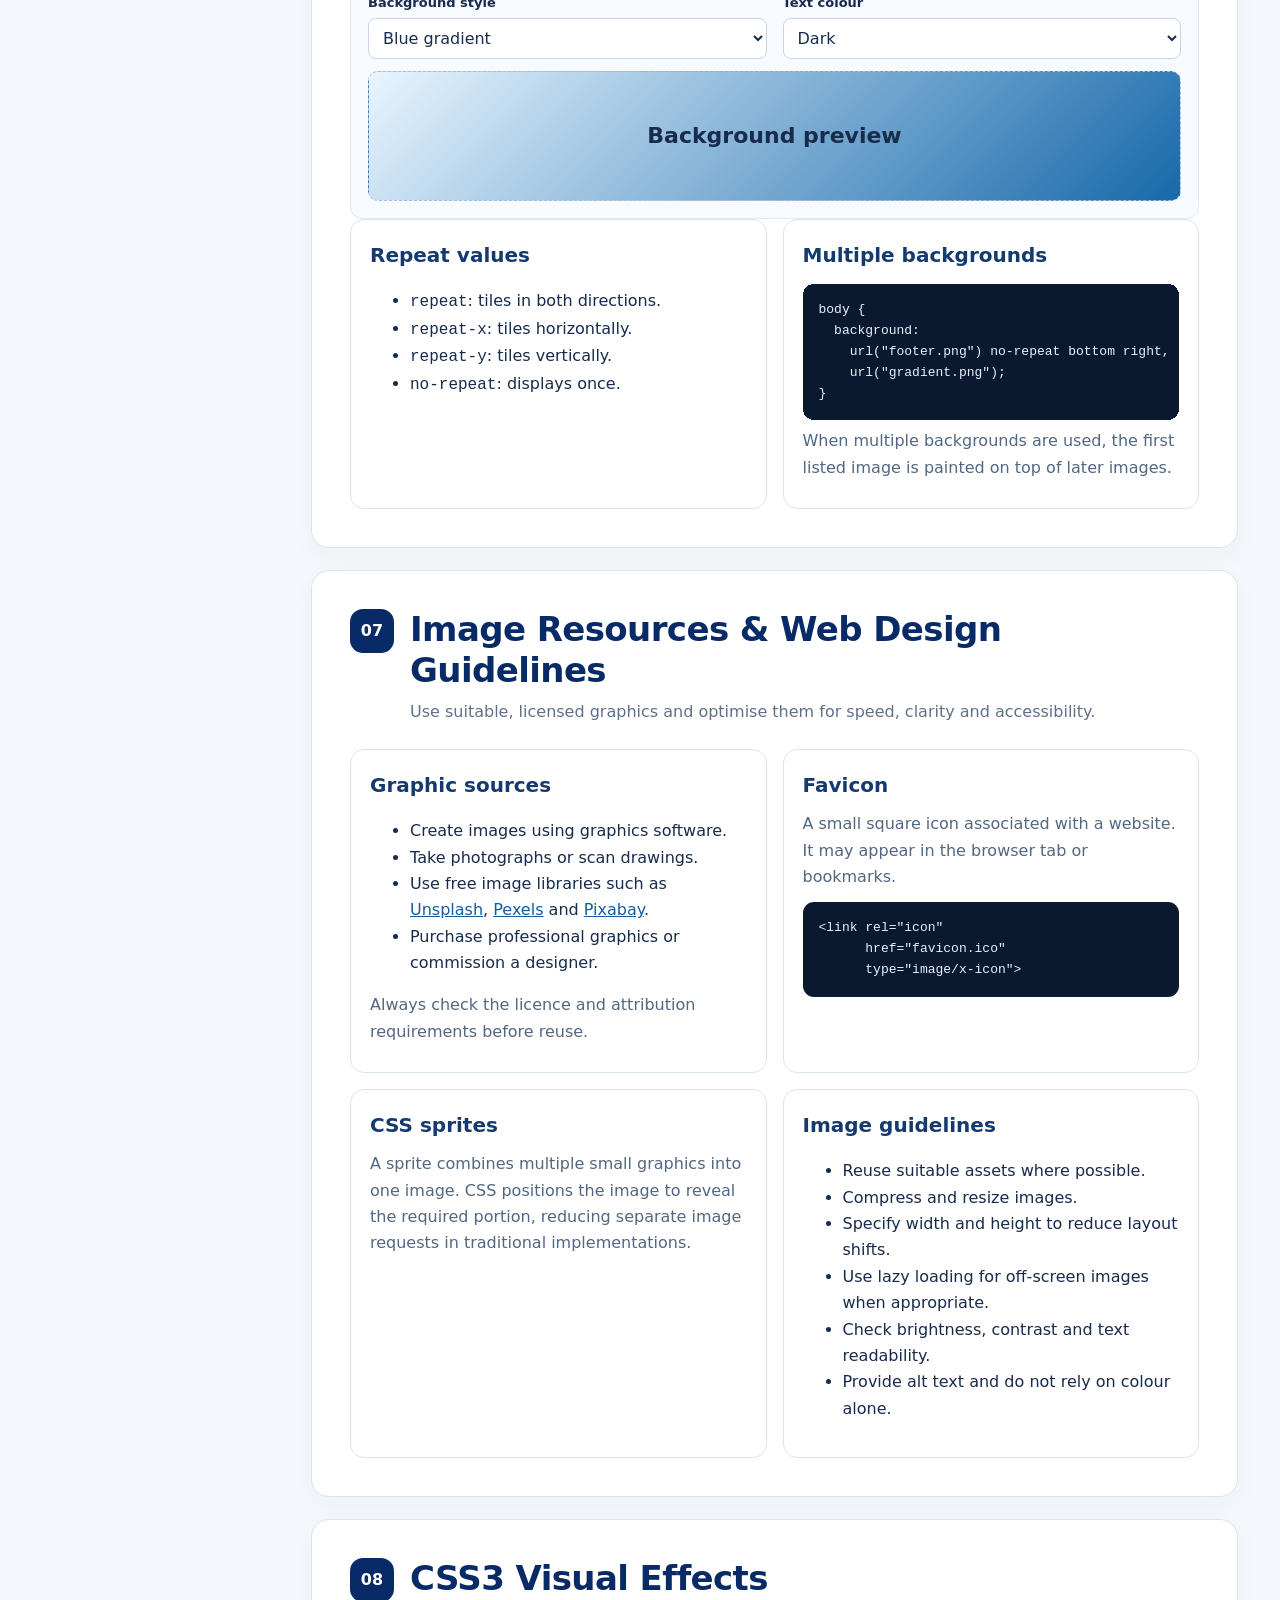
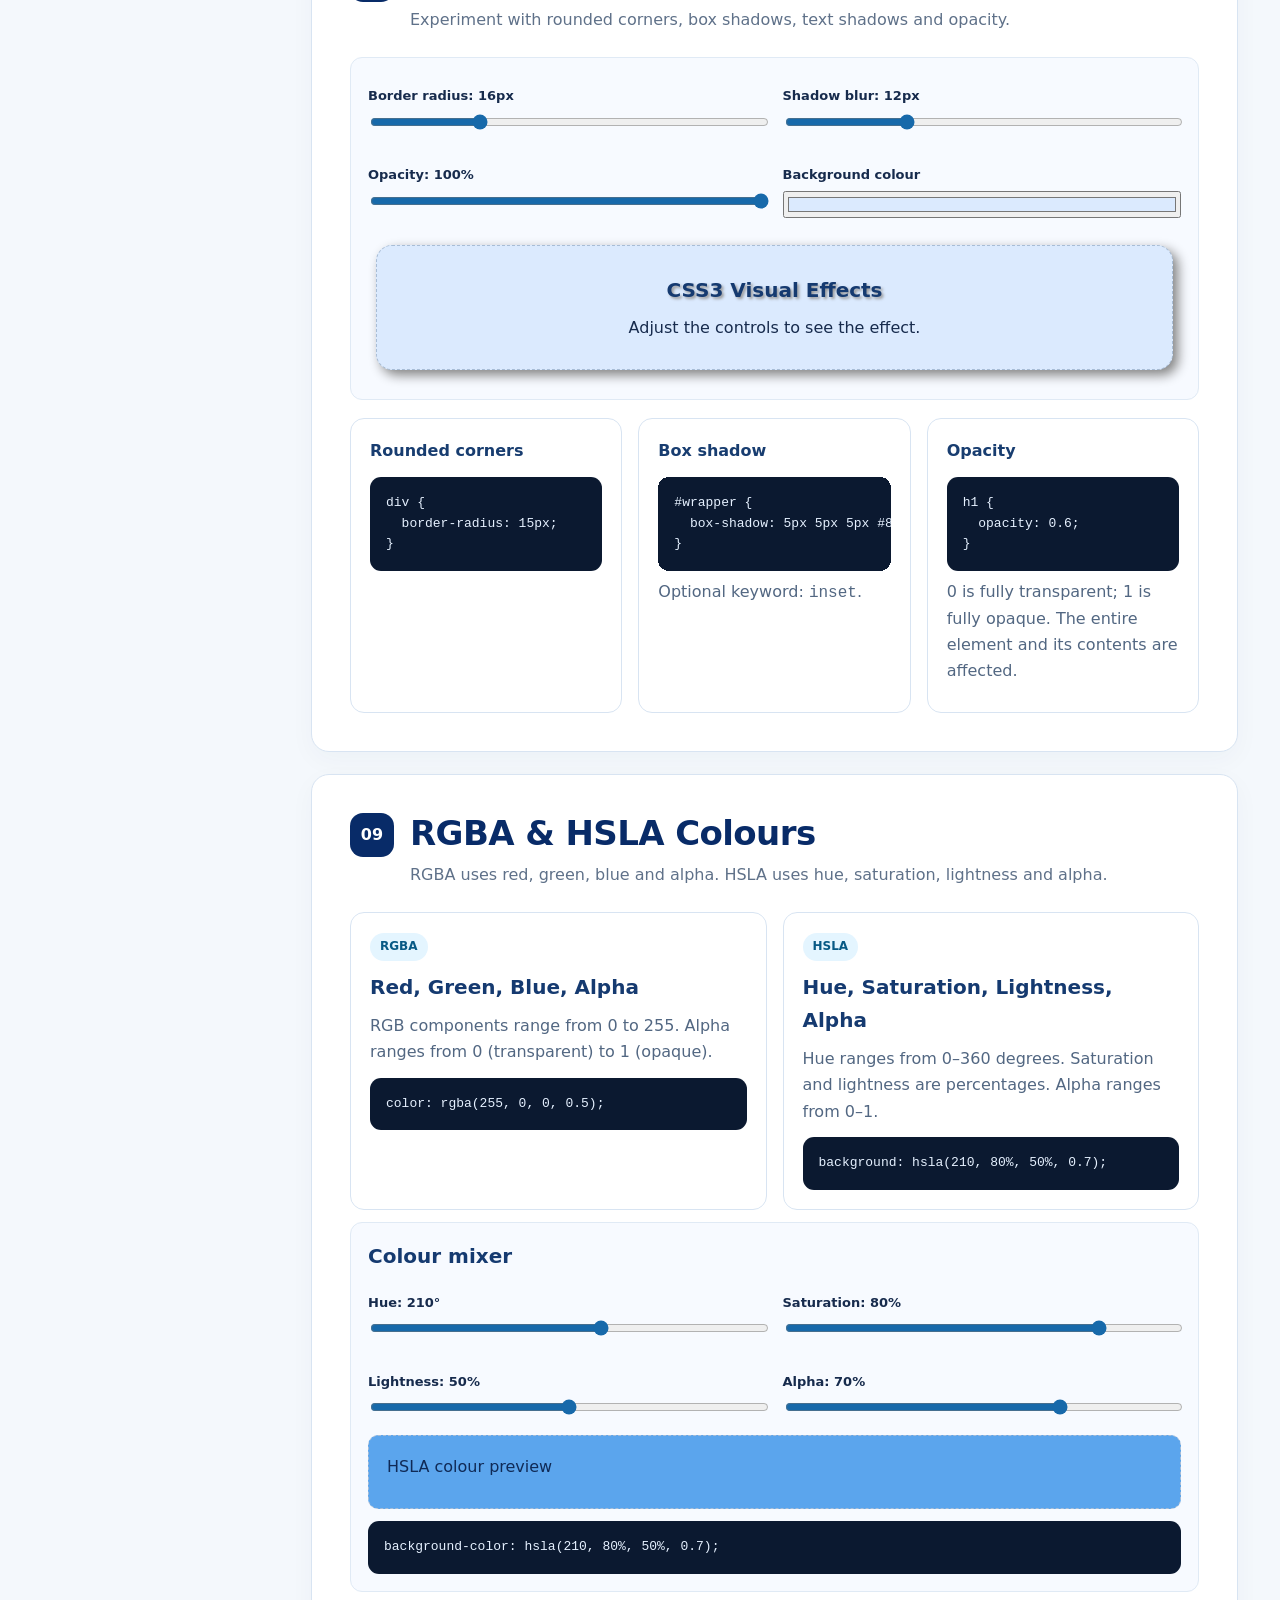
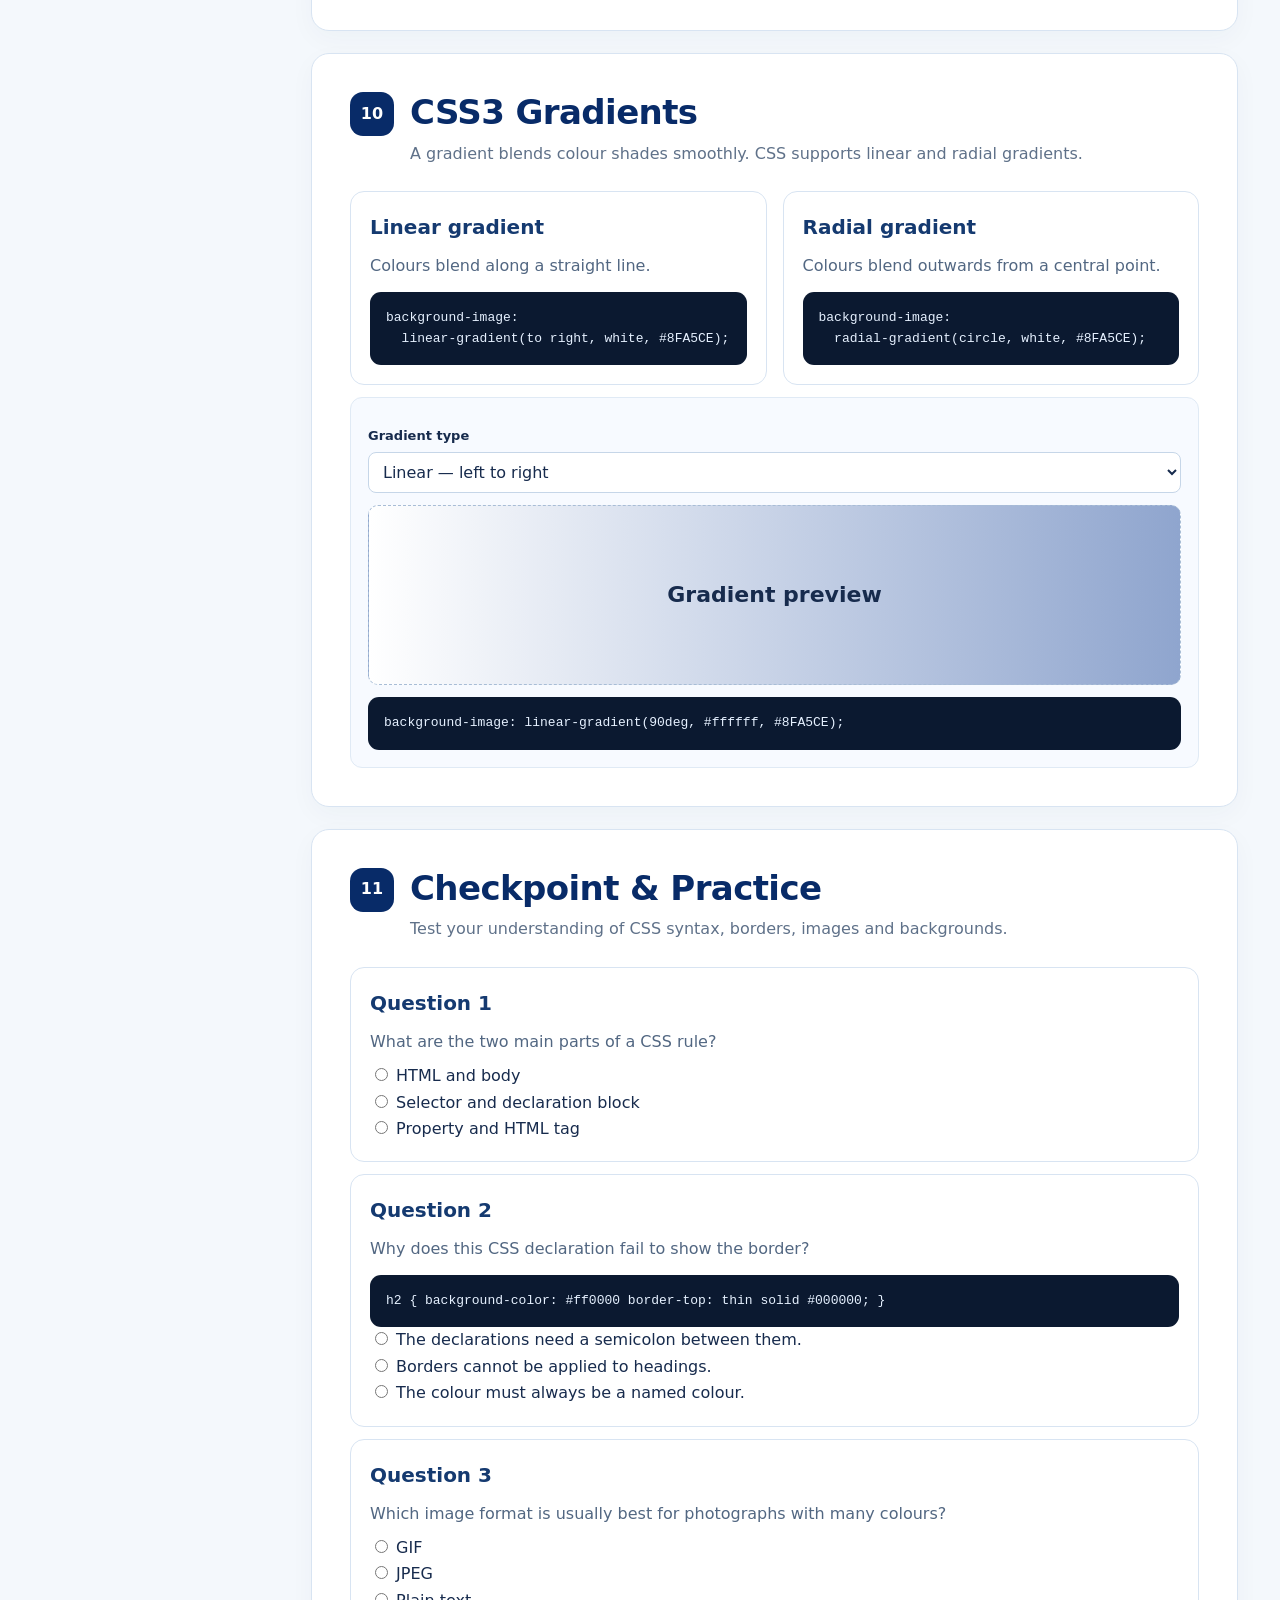
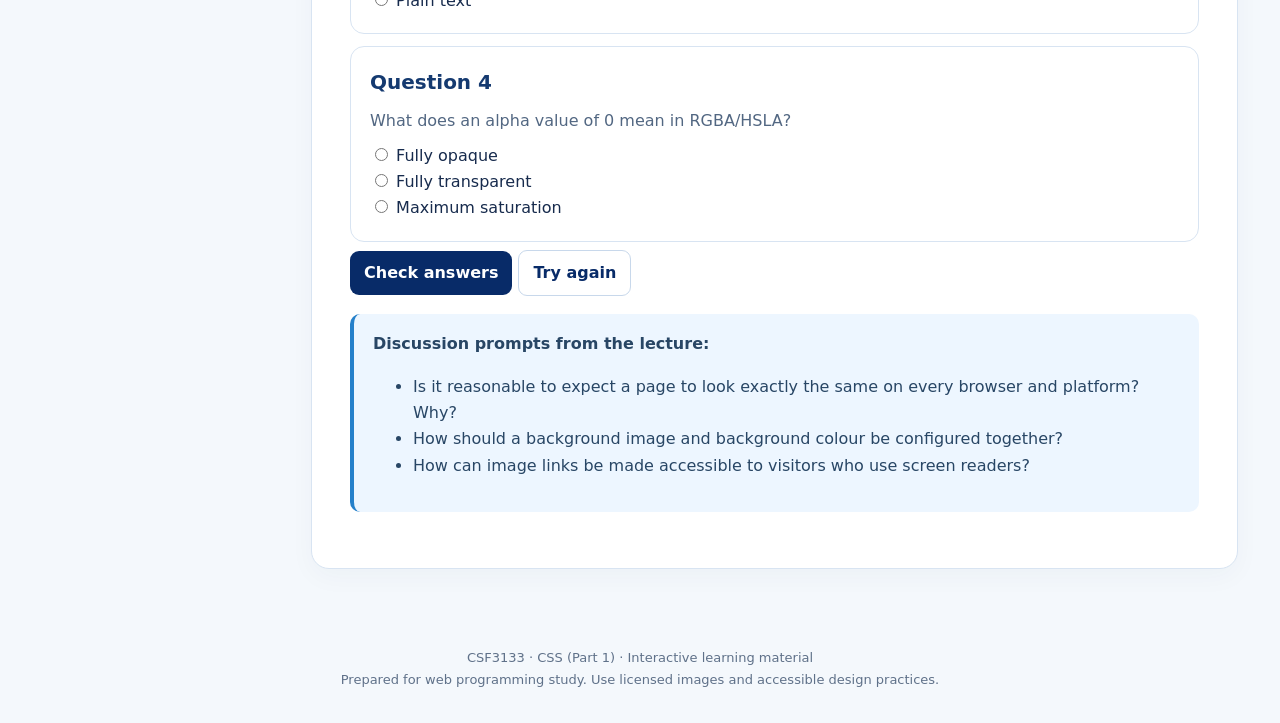
<file: topic5.html>
<!DOCTYPE html>
<html lang="en">
<head>
<meta charset="UTF-8">
<meta name="viewport" content="width=device-width, initial-scale=1.0">
<meta name="description" content="CSF3133 CSS Part 1 interactive learning website">
<title>CSF3133 | CSS Part 1 Learning Hub</title>
<style>
:root{--navy:#082b68;--blue:#1769aa;--sky:#e8f5ff;--ink:#172b4d;--muted:#5f7189;--line:#d8e4f2;--bg:#f4f8fc;--white:#fff;--purple:#6d5bd0;--radius:18px}
*{box-sizing:border-box}html{scroll-behavior:smooth;scroll-padding-top:90px}body{margin:0;background:var(--bg);color:var(--ink);font:16px/1.65 system-ui,-apple-system,Segoe UI,Roboto,Arial,sans-serif}
a{color:#145da0}button,input,select{font:inherit}
.topbar{position:sticky;top:0;z-index:10;background:rgba(255,255,255,.96);backdrop-filter:blur(12px);border-bottom:1px solid var(--line)}
.navwrap{max-width:1240px;margin:auto;padding:12px 22px;display:flex;align-items:center;justify-content:space-between;gap:16px}
.brand{font-weight:850;color:var(--navy);text-decoration:none;letter-spacing:.2px}.brand small{display:block;color:var(--muted);font-size:11px;letter-spacing:1.4px}
nav{display:flex;gap:8px;flex-wrap:wrap}nav a{text-decoration:none;font-size:13px;font-weight:700;padding:7px 10px;border-radius:9px;color:#334b6b}nav a:hover{background:var(--sky);color:var(--navy)}
.hero{background:linear-gradient(125deg,#071e55,#087db8 65%,#21b6d7);color:white;padding:64px 24px 56px;position:relative;overflow:hidden}
.hero:after{content:"CSS";position:absolute;right:4%;bottom:-85px;font-size:clamp(130px,26vw,330px);font-weight:950;color:rgba(255,255,255,.08);line-height:1}
.hero-inner{max-width:1180px;margin:auto;position:relative;z-index:1}
.eyebrow{font-size:12px;font-weight:800;letter-spacing:2px;text-transform:uppercase;color:#c5f1ff}
h1{font-size:clamp(38px,6vw,68px);line-height:1.05;margin:12px 0 18px;max-width:800px;letter-spacing:-1.6px}
.hero p{font-size:18px;max-width:740px;color:#e4f5ff;margin:0 0 25px}
.hero-meta{display:flex;gap:10px;flex-wrap:wrap}.pill{border:1px solid rgba(255,255,255,.35);background:rgba(255,255,255,.12);padding:7px 12px;border-radius:99px;font-size:13px}
.layout{max-width:1240px;margin:28px auto;padding:0 22px;display:grid;grid-template-columns:245px minmax(0,1fr);gap:24px;align-items:start}
.sidebar{position:sticky;top:82px;background:white;border:1px solid var(--line);border-radius:16px;padding:18px;max-height:calc(100vh - 100px);overflow:auto}
.sidebar h3{margin:0 0 10px;font-size:13px;text-transform:uppercase;letter-spacing:1.2px;color:var(--muted)}
.sidebar a{display:block;padding:8px 10px;text-decoration:none;border-radius:8px;color:#334b6b;font-size:13px;line-height:1.4}.sidebar a:hover{background:var(--sky);color:var(--navy)}
main{min-width:0}.section{background:white;border:1px solid var(--line);border-radius:var(--radius);padding:clamp(22px,3.5vw,38px);margin-bottom:22px;box-shadow:0 8px 26px rgba(23,57,99,.035)}
.section-head{display:flex;gap:16px;align-items:flex-start;margin-bottom:24px}.num{flex-shrink:0;width:44px;height:44px;border-radius:13px;background:var(--navy);color:white;display:grid;place-items:center;font-weight:850}
h2{font-size:clamp(25px,3vw,34px);line-height:1.2;color:var(--navy);margin:0 0 8px;letter-spacing:-.6px}h3{color:#153a70;margin:0 0 9px;font-size:20px}h4{margin:0 0 6px;color:#183d70}
.lead{margin:0;color:var(--muted);font-size:16px}.grid{display:grid;grid-template-columns:repeat(2,minmax(0,1fr));gap:16px}.three{grid-template-columns:repeat(3,minmax(0,1fr))}
.card{border:1px solid var(--line);border-radius:14px;padding:19px;background:#fff;min-width:0}.card p{margin:8px 0;color:#526782}.tag{display:inline-block;background:#e4f5ff;color:#075985;font-size:12px;font-weight:800;padding:4px 10px;border-radius:99px;margin-bottom:10px}
.callout{padding:17px 19px;background:#edf6ff;border-left:4px solid #2580ca;border-radius:10px;margin:18px 0;color:#284665}
pre{overflow:auto;background:#0b1930;color:#e6f1ff;padding:16px;border-radius:11px;font-size:13px;line-height:1.6;margin:12px 0 0}code{font-family:ui-monospace,SFMono-Regular,Consolas,monospace}details{border-top:1px solid #e3ebf4;padding-top:12px;margin-top:14px}summary{font-weight:750;color:#075985;cursor:pointer}
.demo{padding:17px;background:#f7faff;border:1px solid #e0eaf5;border-radius:12px;margin-top:12px}.demo label{display:block;font-size:13px;font-weight:750;margin:10px 0 5px}.demo input[type=text],.demo input[type=number],.demo select,.demo input[type=range],.demo input[type=color]{width:100%;max-width:100%}.demo input[type=text],.demo input[type=number],.demo select{padding:9px 10px;border:1px solid #c6d6e8;border-radius:8px;background:white;color:var(--ink)}.demo input[type=range]{accent-color:var(--blue)}
.btn{border:0;border-radius:9px;padding:9px 14px;background:var(--navy);color:white;font-weight:750;cursor:pointer;margin:8px 6px 0 0}.btn:hover{background:#145da0}.btn.light{background:white;color:var(--navy);border:1px solid #c8d8eb}
.preview{background:white;border:1px dashed #a8bdd6;border-radius:10px;padding:18px;margin-top:12px;min-height:74px;overflow-wrap:anywhere}
.swatches{display:flex;gap:8px;flex-wrap:wrap}.swatch{width:34px;height:34px;border-radius:9px;border:2px solid white;box-shadow:0 0 0 1px #ccd8e6}
.footer{text-align:center;color:var(--muted);padding:28px 20px 45px;font-size:13px}
.progressbar{height:7px;background:#dce9f7;border-radius:99px;overflow:hidden;margin:15px 0}.progressbar span{display:block;height:100%;width:50%;background:linear-gradient(90deg,#1474c4,#32bad3)}
table{width:100%;border-collapse:collapse;margin:10px 0;font-size:14px}th,td{text-align:left;border-bottom:1px solid var(--line);padding:10px;vertical-align:top}th{color:var(--navy);background:#f1f7fd}
figure{margin:0}figcaption{color:var(--muted);font-size:13px;margin-top:8px}
@media(max-width:920px){.layout{grid-template-columns:1fr}.sidebar{position:static;max-height:none}.sidebar nav{display:grid;grid-template-columns:repeat(2,minmax(0,1fr))}.navwrap{align-items:flex-start;flex-direction:column}.grid.three{grid-template-columns:repeat(2,minmax(0,1fr))}}
@media(max-width:620px){.grid,.grid.three{grid-template-columns:1fr}.hero{padding-top:42px}.section{padding:21px}.section-head{gap:12px}.num{width:38px;height:38px}.sidebar nav{grid-template-columns:1fr 1fr}}

.video-frame {
  position: relative;
  width: 100%;
  aspect-ratio: 16 / 9;
  overflow: hidden;
  border-radius: 14px;
  background: #071a36;
  border: 1px solid var(--line);
}
.video-frame iframe {
  position: absolute;
  inset: 0;
  width: 100%;
  height: 100%;
  border: 0;
  display: block;
}
.video-note {
  margin: 12px 0 0;
  color: var(--muted);
  font-size: 13px;
}

</style>
</head>
<body>
<header class="topbar"><div class="navwrap">
<a class="brand" href="#top">CSF3133 <small>WEB PROGRAMMING</small></a>
<nav aria-label="Main navigation"><a href="#video-lesson">Video Lesson</a><a href="#css-basics">CSS Basics</a><a href="#borders">Borders & Padding</a><a href="#images">Images</a><a href="#backgrounds">Backgrounds</a><a href="#effects">CSS3 Effects</a><a href="#practice">Practice</a></nav>
</div></header>
<section class="hero" id="top"><div class="hero-inner">
<div class="eyebrow">Interactive learning hub · Topic 06</div>
<h1>CSS (Part 1)</h1>
<p>Learn how Cascading Style Sheets control the appearance of web pages. Explore examples, change properties and see the results instantly.</p>
<div class="hero-meta"><span class="pill">CSF3133: Web Programming</span><span class="pill">53-slide lecture content</span><span class="pill">Try-it-yourself demos</span></div>
</div></section>
<div class="layout">
<aside class="sidebar"><h3>On this page</h3><nav aria-label="Topic navigation">
<a href="#objectives">Learning objectives</a><a href="#video-lesson">Video lesson</a><a href="#css-basics">1. What is CSS?</a><a href="#borders">2. Lines, borders & padding</a><a href="#graphics">3. Types of graphics</a><a href="#images">4. Images & accessibility</a><a href="#figure-meter">5. Figure, meter & progress</a><a href="#backgrounds">6. Background images</a><a href="#image-sources">7. Image resources</a><a href="#effects">8. CSS3 visual effects</a><a href="#colour">9. RGBA & HSLA</a><a href="#gradients">10. Gradients</a><a href="#practice">Checkpoint & practice</a>
</nav></aside>
<main>

<section class="section" id="video-lesson">
  <div class="section-head">
    <div class="num">▶</div>
    <div>
      <h2>CSS Video Lesson</h2>
      <p class="lead">Watch this video to reinforce your understanding of CSS concepts.</p>
    </div>
  </div>
  <div class="video-frame">
    <iframe
      src="https://www.youtube-nocookie.com/embed/tfzGsCxutWk"
      title="CSS Part 1 Video Lesson"
      loading="lazy"
      referrerpolicy="strict-origin-when-cross-origin"
      allow="accelerometer; autoplay; clipboard-write; encrypted-media; gyroscope; picture-in-picture; web-share"
      allowfullscreen>
    </iframe>
  </div>
  <p class="video-note">If the video does not play here, <a href="https://www.youtube.com/watch?v=tfzGsCxutWk" target="_blank" rel="noopener noreferrer">watch it on YouTube</a>.</p>
</section>

<section class="section" id="objectives"><div class="section-head"><div class="num">00</div><div><h2>Learning Objectives</h2><p class="lead">By the end of this topic, you should be able to:</p></div></div>
<div class="grid">
<div class="card">Create and format lines and borders on web pages.</div><div class="card">Apply image elements and optimize graphics for web display.</div><div class="card">Configure images as backgrounds and hyperlinks.</div><div class="card">Use CSS3 visual effects: rounded corners, shadows, opacity and gradients.</div><div class="card">Configure RGBA and HSLA colours.</div><div class="card">Use HTML5 figure/figcaption, meter and progress elements.</div><div class="card">Find graphic sources and follow web design guidelines.</div><div class="card">Consider accessibility and loading performance when using images.</div>
</div></section>

<section class="section" id="css-basics"><div class="section-head"><div class="num">01</div><div><h2>What is CSS?</h2><p class="lead">CSS stands for Cascading Style Sheets. It describes how HTML elements should appear on screen, paper or other media.</p></div></div>
<div class="grid">
<div class="card"><span class="tag">Purpose</span><h3>Separate content from presentation</h3><p>HTML defines the structure and content. CSS controls colour, spacing, borders, typography and layout.</p></div>
<div class="card"><span class="tag">Efficiency</span><h3>Reuse styles</h3><p>An external stylesheet can control the appearance of multiple pages from one CSS file.</p></div>
</div>
<h3 style="margin-top:24px">CSS syntax</h3><p>A CSS rule contains a selector and a declaration block. Each declaration is written as a property, a colon, a value and a semicolon.</p>
<pre><code>h1 {
  color: blue;
  font-size: 32px;
}</code></pre>
<div class="callout"><strong>Remember:</strong> the selector identifies which HTML element to style. The declaration block is enclosed in curly braces <code>{ }</code>; declarations are separated by semicolons.</div>
<div class="grid">
<div class="card"><h3>Try changing a style</h3><p>Edit the values below and apply them to the sample paragraph.</p>
<div class="demo"><label for="basicColor">Text colour</label><select id="basicColor"><option value="#1769aa">Blue</option><option value="#dc2626">Red</option><option value="#15803d">Green</option><option value="#6d28d9">Purple</option></select>
<label for="basicSize">Font size: <span id="basicSizeLabel">20</span>px</label><input id="basicSize" type="range" min="12" max="36" value="20">
<label for="basicAlign">Text alignment</label><select id="basicAlign"><option>center</option><option>left</option><option>right</option></select>
<div id="basicPreview" class="preview" style="color:#1769aa;font-size:20px;text-align:center">Hello Class! These paragraphs are styled with CSS.</div>
</div></div>
<div class="card"><h3>Example: internal CSS</h3><pre><code>&lt;head&gt;
  &lt;style&gt;
    p {
      color: blue;
      text-align: center;
    }
  &lt;/style&gt;
&lt;/head&gt;
&lt;body&gt;
  &lt;p&gt;Hello Class!&lt;/p&gt;
&lt;/body&gt;</code></pre></div>
</div>
</section>

<section class="section" id="borders"><div class="section-head"><div class="num">02</div><div><h2>Lines, Borders & Padding</h2><p class="lead">Use borders to outline elements, horizontal rules to separate content, and padding to create space between content and its border.</p></div></div>
<div class="grid">
<div class="card"><span class="tag">Horizontal rule</span><h3>The <code>&lt;hr&gt;</code> element</h3><p>Represents a thematic break, commonly displayed as a horizontal line.</p><pre><code>&lt;p&gt;First topic&lt;/p&gt;
&lt;hr&gt;
&lt;p&gt;Next topic&lt;/p&gt;</code></pre><hr></div>
<div class="card"><span class="tag">Border shorthand</span><h3>Three parts</h3><p><code>border</code> can configure width, style and colour.</p><pre><code>h2 {
  border: 2px solid #ff0000;
}</code></pre><h4 style="border:2px solid #f00;padding:8px">Heading with Border</h4></div>
</div>
<div class="callout"><strong>Block vs inline:</strong> a block element such as <code>h2</code> generally occupies the available line width; an inline element such as <code>a</code> has a border closely around its content. Rendering can vary slightly between browsers and platforms.</div>
<h3>Border and padding playground</h3><p>Change the controls to see how the border style and padding affect the heading.</p>
<div class="demo"><div class="grid">
<div><label for="borderStyle">Border style</label><select id="borderStyle"><option>solid</option><option>dashed</option><option>dotted</option><option>double</option><option>groove</option><option>none</option></select></div>
<div><label for="borderColor">Border colour</label><input id="borderColor" type="color" value="#e53935"></div>
<div><label for="borderWidth">Border width: <span id="borderWidthLabel">3</span>px</label><input id="borderWidth" type="range" min="0" max="12" value="3"></div>
<div><label for="paddingSize">Padding: <span id="paddingLabel">12</span>px</label><input id="paddingSize" type="range" min="0" max="40" value="12"></div>
</div><div id="borderPreview" class="preview" style="border:3px solid #e53935;padding:12px"><h3 style="margin:0">Heading with Border</h3><p style="margin:4px 0 0">Padding adds space inside the border.</p></div></div>
<h3 style="margin-top:24px">Padding shorthand</h3>
<div class="grid three"><div class="card"><h4>One value</h4><code>padding: 10px;</code><p>All four sides.</p></div><div class="card"><h4>Two values</h4><code>padding: 20px 10px;</code><p>Top/bottom, then left/right.</p></div><div class="card"><h4>Four values</h4><code>padding: 30px 10px 5px 20px;</code><p>Top, right, bottom, left (clockwise).</p></div></div>
</section>

<section class="section" id="graphics"><div class="section-head"><div class="num">03</div><div><h2>Types of Graphics</h2><p class="lead">Choose a format based on the image content, transparency needs, animation and file size.</p></div></div>
<div class="grid three">
<div class="card"><span class="tag">GIF</span><h3>GIF</h3><p>Supports simple animation and lossless compression, but is limited to 256 colours per image.</p><div class="swatches"><span class="swatch" style="background:#ff4f81"></span><span class="swatch" style="background:#f9c74f"></span><span class="swatch" style="background:#43aa8b"></span><span class="swatch" style="background:#577590"></span></div><p><strong>Best for:</strong> simple graphics and short animations.</p></div>
<div class="card"><span class="tag">JPEG / JPG</span><h3>JPEG</h3><p>Uses lossy compression and supports millions of colours. It is well suited to photographs.</p><div class="preview" style="background:linear-gradient(140deg,#b4d6ee,#477fa7,#244566);color:white">Photo-like gradient sample</div><p><strong>Best for:</strong> photographs where small file size matters.</p></div>
<div class="card"><span class="tag">PNG</span><h3>PNG</h3><p>Uses lossless compression and supports transparency, including varying levels of transparency.</p><div class="preview" style="background:repeating-conic-gradient(#ddd 0% 25%,white 0% 50%) 50%/20px 20px"><span style="display:inline-block;background:#1769aaad;color:white;padding:8px;border-radius:6px">Transparent colour</span></div><p><strong>Best for:</strong> graphics that need crisp edges or transparency.</p></div>
</div>
<table><thead><tr><th>Format</th><th>Compression</th><th>Animation</th><th>Common use</th></tr></thead><tbody><tr><td>GIF</td><td>Lossless; 256-colour palette</td><td>Yes</td><td>Simple animations</td></tr><tr><td>JPEG</td><td>Lossy</td><td>No</td><td>Photographs</td></tr><tr><td>PNG</td><td>Lossless</td><td>Not typically used for animation</td><td>Transparency, interface graphics</td></tr></tbody></table>
</section>

<section class="section" id="images"><div class="section-head"><div class="num">04</div><div><h2>HTML Images & Accessibility</h2><p class="lead">The <code>&lt;img&gt;</code> element displays an image. Its <code>src</code> specifies the file, while <code>alt</code> provides a text alternative.</p></div></div>
<pre><code>&lt;img src="images/dog.jpg"
     alt="A dog walking on a path"
     width="300" height="200"&gt;</code></pre>
<div class="grid">
<div class="card"><h3>Image attributes</h3><ul><li><code>src</code>: path to the image file.</li><li><code>alt</code>: meaningful alternative text, not merely a filename.</li><li><code>width</code> and <code>height</code>: display dimensions.</li></ul></div>
<div class="card"><h3>Image links and thumbnails</h3><pre><code>&lt;a href="large-photo.jpg"&gt;
  &lt;img src="small-photo.jpg"
       alt="Country road thumbnail"
       width="200" height="100"&gt;
&lt;/a&gt;</code></pre><p>A thumbnail is a small image that links to a larger version.</p></div>
</div>
<div class="callout"><strong>Accessibility:</strong> use descriptive alt text for meaningful images. Use <code>alt=""</code> for purely decorative images. Do not rely on colour alone to communicate information, and provide text links if image links are used for navigation.</div>
<h3>Image optimisation checklist</h3>
<div class="grid">
<div class="card"><h4>Reduce file size</h4><p>Compress images while retaining acceptable visual quality.</p></div><div class="card"><h4>Crop to display dimensions</h4><p>Avoid serving unnecessarily large images for small spaces.</p></div><div class="card"><h4>Use clear filenames</h4><p>Use lowercase, short descriptive names, avoid spaces and punctuation, and keep the correct extension.</p></div><div class="card"><h4>Organise image files</h4><p>Keep graphics in a dedicated folder and use correct relative paths such as <code>images/home.gif</code>.</p></div>
</div>
<pre><code>&lt;img src="images/home.gif" alt="Home" width="200" height="100"&gt;</code></pre>
</section>

<section class="section" id="figure-meter"><div class="section-head"><div class="num">05</div><div><h2>Figure, Meter & Progress</h2><p class="lead">HTML includes elements to caption self-contained content and display numeric measurements or progress.</p></div></div>
<div class="grid">
<div class="card"><span class="tag">Figure caption</span><h3><code>&lt;figure&gt;</code> and <code>&lt;figcaption&gt;</code></h3><figure><div class="preview" style="background:linear-gradient(145deg,#a6d8f0,#eaf8ff 45%,#4b8cae);text-align:center;font-size:44px">🏝️</div><figcaption>Example caption: Island Lighthouse, built in 1870.</figcaption></figure><pre><code>&lt;figure&gt;
  &lt;img src="lighthouse.jpg"
       alt="Lighthouse on an island"&gt;
  &lt;figcaption&gt;Island Lighthouse&lt;/figcaption&gt;
&lt;/figure&gt;</code></pre></div>
<div class="card"><span class="tag">Numeric gauge</span><h3><code>&lt;meter&gt;</code></h3><p>Displays a value within a known range.</p><label>Example browser share</label><p>Firefox <meter min="0" max="100" value="49">49%</meter> 49%</p><p>Chrome <meter min="0" max="100" value="28">28%</meter> 28%</p><pre><code>&lt;meter value="7" min="0" max="10"&gt;
  7 out of 10
&lt;/meter&gt;</code></pre></div>
<div class="card"><span class="tag">Task progress</span><h3><code>&lt;progress&gt;</code></h3><p>Displays completion progress toward a task.</p><label for="taskProgress">Progress towards your goal</label><progress id="taskProgress" max="100" value="50" style="width:100%">50%</progress><p><button class="btn" id="progressDown" type="button">− 10%</button><button class="btn" id="progressUp" type="button">+ 10%</button><span id="progressText">50%</span></p><pre><code>&lt;progress value="5" max="10"&gt;
  50%
&lt;/progress&gt;</code></pre></div>
<div class="card"><span class="tag">Image map</span><h3>Clickable image areas</h3><p>The <code>&lt;map&gt;</code> element defines a map and <code>&lt;area&gt;</code> defines a clickable region (rectangle, circle or polygon).</p><pre><code>&lt;img src="boat.jpg" usemap="#boat"
     alt="Fishing boat"&gt;
&lt;map name="boat"&gt;
  &lt;area shape="rect"
        coords="24,188,339,283"
        href="fishing.html"
        alt="Fishing information"&gt;
&lt;/map&gt;</code></pre></div>
</div>
</section>

<section class="section" id="backgrounds"><div class="section-head"><div class="num">06</div><div><h2>CSS Background Images</h2><p class="lead">The <code>background-image</code> property places an image behind an element. By default, background images repeat in both directions.</p></div></div>
<pre><code>body {
  background-image: url("background.jpg");
  background-repeat: no-repeat;
  background-position: center;
  background-size: cover;
}</code></pre>
<div class="demo"><h3>Background playground</h3><div class="grid">
<div><label for="bgType">Background style</label><select id="bgType"><option value="linear-gradient(135deg,#e8f5ff,#1769aa)">Blue gradient</option><option value="repeating-linear-gradient(45deg,#dcecff 0 12px,#fff 12px 24px)">Repeat pattern</option><option value="radial-gradient(circle,#fff7d6,#f59e0b)">Radial gradient</option><option value="#e9f7e9">Solid colour</option></select></div>
<div><label for="bgTextColor">Text colour</label><select id="bgTextColor"><option value="#172b4d">Dark</option><option value="#ffffff">White</option></select></div>
</div><div id="backgroundPreview" class="preview" style="min-height:130px;background:linear-gradient(135deg,#e8f5ff,#1769aa);display:grid;place-items:center;color:#172b4d;font-size:22px;font-weight:800">Background preview</div></div>
<div class="grid">
<div class="card"><h3>Repeat values</h3><ul><li><code>repeat</code>: tiles in both directions.</li><li><code>repeat-x</code>: tiles horizontally.</li><li><code>repeat-y</code>: tiles vertically.</li><li><code>no-repeat</code>: displays once.</li></ul></div>
<div class="card"><h3>Multiple backgrounds</h3><pre><code>body {
  background:
    url("footer.png") no-repeat bottom right,
    url("gradient.png");
}</code></pre><p>When multiple backgrounds are used, the first listed image is painted on top of later images.</p></div>
</div>
</section>

<section class="section" id="image-sources"><div class="section-head"><div class="num">07</div><div><h2>Image Resources & Web Design Guidelines</h2><p class="lead">Use suitable, licensed graphics and optimise them for speed, clarity and accessibility.</p></div></div>
<div class="grid">
<div class="card"><h3>Graphic sources</h3><ul><li>Create images using graphics software.</li><li>Take photographs or scan drawings.</li><li>Use free image libraries such as <a href="https://unsplash.com" target="_blank" rel="noopener">Unsplash</a>, <a href="https://pexels.com" target="_blank" rel="noopener">Pexels</a> and <a href="https://pixabay.com" target="_blank" rel="noopener">Pixabay</a>.</li><li>Purchase professional graphics or commission a designer.</li></ul><p>Always check the licence and attribution requirements before reuse.</p></div>
<div class="card"><h3>Favicon</h3><p>A small square icon associated with a website. It may appear in the browser tab or bookmarks.</p><pre><code>&lt;link rel="icon"
      href="favicon.ico"
      type="image/x-icon"&gt;</code></pre></div>
<div class="card"><h3>CSS sprites</h3><p>A sprite combines multiple small graphics into one image. CSS positions the image to reveal the required portion, reducing separate image requests in traditional implementations.</p></div>
<div class="card"><h3>Image guidelines</h3><ul><li>Reuse suitable assets where possible.</li><li>Compress and resize images.</li><li>Specify width and height to reduce layout shifts.</li><li>Use lazy loading for off-screen images when appropriate.</li><li>Check brightness, contrast and text readability.</li><li>Provide alt text and do not rely on colour alone.</li></ul></div>
</div>
</section>

<section class="section" id="effects"><div class="section-head"><div class="num">08</div><div><h2>CSS3 Visual Effects</h2><p class="lead">Experiment with rounded corners, box shadows, text shadows and opacity.</p></div></div>
<div class="demo"><div class="grid">
<div><label for="radiusRange">Border radius: <span id="radiusLabel">16</span>px</label><input id="radiusRange" type="range" min="0" max="60" value="16"></div>
<div><label for="shadowRange">Shadow blur: <span id="shadowLabel">12</span>px</label><input id="shadowRange" type="range" min="0" max="40" value="12"></div>
<div><label for="opacityRange">Opacity: <span id="opacityLabel">100</span>%</label><input id="opacityRange" type="range" min="10" max="100" value="100"></div>
<div><label for="effectColor">Background colour</label><input id="effectColor" type="color" value="#dbeafe"></div>
</div><div id="effectPreview" class="preview" style="margin:25px 8px 12px;background:#dbeafe;border-radius:16px;box-shadow:5px 5px 12px #828282;opacity:1;text-align:center;padding:28px"><h3 id="effectHeading" style="text-shadow:2px 2px 3px #999;margin:0">CSS3 Visual Effects</h3><p style="margin:8px 0 0">Adjust the controls to see the effect.</p></div></div>
<div class="grid three" style="margin-top:18px">
<div class="card"><h4>Rounded corners</h4><pre><code>div {
  border-radius: 15px;
}</code></pre></div><div class="card"><h4>Box shadow</h4><pre><code>#wrapper {
  box-shadow: 5px 5px 5px #828282;
}</code></pre><p>Optional keyword: <code>inset</code>.</p></div><div class="card"><h4>Opacity</h4><pre><code>h1 {
  opacity: 0.6;
}</code></pre><p>0 is fully transparent; 1 is fully opaque. The entire element and its contents are affected.</p></div></div>
</section>

<section class="section" id="colour"><div class="section-head"><div class="num">09</div><div><h2>RGBA & HSLA Colours</h2><p class="lead">RGBA uses red, green, blue and alpha. HSLA uses hue, saturation, lightness and alpha.</p></div></div>
<div class="grid">
<div class="card"><span class="tag">RGBA</span><h3>Red, Green, Blue, Alpha</h3><p>RGB components range from 0 to 255. Alpha ranges from 0 (transparent) to 1 (opaque).</p><pre><code>color: rgba(255, 0, 0, 0.5);</code></pre></div>
<div class="card"><span class="tag">HSLA</span><h3>Hue, Saturation, Lightness, Alpha</h3><p>Hue ranges from 0–360 degrees. Saturation and lightness are percentages. Alpha ranges from 0–1.</p><pre><code>background: hsla(210, 80%, 50%, 0.7);</code></pre></div>
</div>
<div class="demo"><h3>Colour mixer</h3><div class="grid">
<div><label for="hueRange">Hue: <span id="hueLabel">210</span>°</label><input id="hueRange" type="range" min="0" max="360" value="210"></div>
<div><label for="satRange">Saturation: <span id="satLabel">80</span>%</label><input id="satRange" type="range" min="0" max="100" value="80"></div>
<div><label for="lightRange">Lightness: <span id="lightLabel">50</span>%</label><input id="lightRange" type="range" min="0" max="100" value="50"></div>
<div><label for="alphaRange">Alpha: <span id="alphaLabel">70</span>%</label><input id="alphaRange" type="range" min="0" max="100" value="70"></div>
</div><div id="colourPreview" class="preview" style="background:hsla(210,80%,50%,.7);color:#102a56">HSLA colour preview</div><pre id="colourCode"><code>background-color: hsla(210, 80%, 50%, 0.7);</code></pre></div>
</section>

<section class="section" id="gradients"><div class="section-head"><div class="num">10</div><div><h2>CSS3 Gradients</h2><p class="lead">A gradient blends colour shades smoothly. CSS supports linear and radial gradients.</p></div></div>
<div class="grid">
<div class="card"><h3>Linear gradient</h3><p>Colours blend along a straight line.</p><pre><code>background-image:
  linear-gradient(to right, white, #8FA5CE);</code></pre></div>
<div class="card"><h3>Radial gradient</h3><p>Colours blend outwards from a central point.</p><pre><code>background-image:
  radial-gradient(circle, white, #8FA5CE);</code></pre></div>
</div>
<div class="demo"><label for="gradientType">Gradient type</label><select id="gradientType"><option value="linear-gradient(90deg,#ffffff,#8FA5CE)">Linear — left to right</option><option value="linear-gradient(180deg,#ffffff,#8FA5CE)">Linear — top to bottom</option><option value="radial-gradient(circle,#ffffff,#8FA5CE)">Radial</option><option value="linear-gradient(135deg,#fbc2eb,#a6c1ee)">Pink to blue</option></select><div id="gradientPreview" class="preview" style="height:180px;display:grid;place-items:center;font-size:22px;font-weight:800;background:linear-gradient(90deg,#fff,#8FA5CE)">Gradient preview</div><pre id="gradientCode"><code>background-image: linear-gradient(90deg, #ffffff, #8FA5CE);</code></pre></div>
</section>

<section class="section" id="practice"><div class="section-head"><div class="num">11</div><div><h2>Checkpoint & Practice</h2><p class="lead">Test your understanding of CSS syntax, borders, images and backgrounds.</p></div></div>
<div class="card"><h3>Question 1</h3><p>What are the two main parts of a CSS rule?</p><label><input type="radio" name="q1" value="a"> HTML and body</label><br><label><input type="radio" name="q1" value="b"> Selector and declaration block</label><br><label><input type="radio" name="q1" value="c"> Property and HTML tag</label></div>
<div class="card" style="margin-top:12px"><h3>Question 2</h3><p>Why does this CSS declaration fail to show the border?</p><pre><code>h2 { background-color: #ff0000 border-top: thin solid #000000; }</code></pre><label><input type="radio" name="q2" value="a"> The declarations need a semicolon between them.</label><br><label><input type="radio" name="q2" value="b"> Borders cannot be applied to headings.</label><br><label><input type="radio" name="q2" value="c"> The colour must always be a named colour.</label></div>
<div class="card" style="margin-top:12px"><h3>Question 3</h3><p>Which image format is usually best for photographs with many colours?</p><label><input type="radio" name="q3" value="a"> GIF</label><br><label><input type="radio" name="q3" value="b"> JPEG</label><br><label><input type="radio" name="q3" value="c"> Plain text</label></div>
<div class="card" style="margin-top:12px"><h3>Question 4</h3><p>What does an alpha value of 0 mean in RGBA/HSLA?</p><label><input type="radio" name="q4" value="a"> Fully opaque</label><br><label><input type="radio" name="q4" value="b"> Fully transparent</label><br><label><input type="radio" name="q4" value="c"> Maximum saturation</label></div>
<button type="button" class="btn" id="checkQuiz">Check answers</button><button type="button" class="btn light" id="resetQuiz">Try again</button><p id="quizResult" aria-live="polite"></p>
<div class="callout"><strong>Discussion prompts from the lecture:</strong><ul><li>Is it reasonable to expect a page to look exactly the same on every browser and platform? Why?</li><li>How should a background image and background colour be configured together?</li><li>How can image links be made accessible to visitors who use screen readers?</li></ul></div>
</section>
</main>
</div>
<footer class="footer">CSF3133 · CSS (Part 1) · Interactive learning material<br>Prepared for web programming study. Use licensed images and accessible design practices.</footer>
<script>
const $ = id => document.getElementById(id);
function updateBasic(){ $('basicSizeLabel').textContent=$('basicSize').value; Object.assign($('basicPreview').style,{color:$('basicColor').value,fontSize:$('basicSize').value+'px',textAlign:$('basicAlign').value}); }
['basicColor','basicSize','basicAlign'].forEach(id=>$(id).addEventListener('input',updateBasic));
function updateBorder(){ $('borderWidthLabel').textContent=$('borderWidth').value;$('paddingLabel').textContent=$('paddingSize').value; $('borderPreview').style.border=$('borderWidth').value+'px '+$('borderStyle').value+' '+$('borderColor').value; $('borderPreview').style.padding=$('paddingSize').value+'px'; }
['borderStyle','borderColor','borderWidth','paddingSize'].forEach(id=>$(id).addEventListener('input',updateBorder));
$('progressUp').addEventListener('click',()=>{let p=$('taskProgress');p.value=Math.min(100,Number(p.value)+10);$('progressText').textContent=p.value+'%';});
$('progressDown').addEventListener('click',()=>{let p=$('taskProgress');p.value=Math.max(0,Number(p.value)-10);$('progressText').textContent=p.value+'%';});
function updateBackground(){ $('backgroundPreview').style.background=$('bgType').value;$('backgroundPreview').style.color=$('bgTextColor').value; }
['bgType','bgTextColor'].forEach(id=>$(id).addEventListener('input',updateBackground));
function updateEffects(){const r=$('radiusRange').value,s=$('shadowRange').value,o=$('opacityRange').value/100,c=$('effectColor').value;$('radiusLabel').textContent=r;$('shadowLabel').textContent=s;$('opacityLabel').textContent=Math.round(o*100);Object.assign($('effectPreview').style,{borderRadius:r+'px',boxShadow:`5px 5px ${s}px #828282`,opacity:o,backgroundColor:c});}
['radiusRange','shadowRange','opacityRange','effectColor'].forEach(id=>$(id).addEventListener('input',updateEffects));
function updateColour(){let h=$('hueRange').value,s=$('satRange').value,l=$('lightRange').value,a=$('alphaRange').value/100;$('hueLabel').textContent=h;$('satLabel').textContent=s;$('lightLabel').textContent=l;$('alphaLabel').textContent=Math.round(a*100);let c=`hsla(${h}, ${s}%, ${l}%, ${a})`;$('colourPreview').style.backgroundColor=c;$('colourCode').innerHTML='<code>background-color: '+c+';</code>';}
['hueRange','satRange','lightRange','alphaRange'].forEach(id=>$(id).addEventListener('input',updateColour));
function updateGradient(){let g=$('gradientType').value;$('gradientPreview').style.backgroundImage=g;$('gradientCode').innerHTML='<code>background-image: '+g+';</code>';}
$('gradientType').addEventListener('input',updateGradient);
$('checkQuiz').addEventListener('click',()=>{let answers={q1:'b',q2:'a',q3:'b',q4:'b'},score=0;Object.keys(answers).forEach(q=>{let checked=document.querySelector('input[name="'+q+'"]:checked');if(checked&&checked.value===answers[q])score++;});$('quizResult').textContent='You scored '+score+' out of 4.'+(score===4?' Excellent work!': ' Review the relevant sections and try again.');});
$('resetQuiz').addEventListener('click',()=>{document.querySelectorAll('#practice input[type=radio]').forEach(i=>i.checked=false);$('quizResult').textContent='';});
</script>
</body>
</html>
</file>
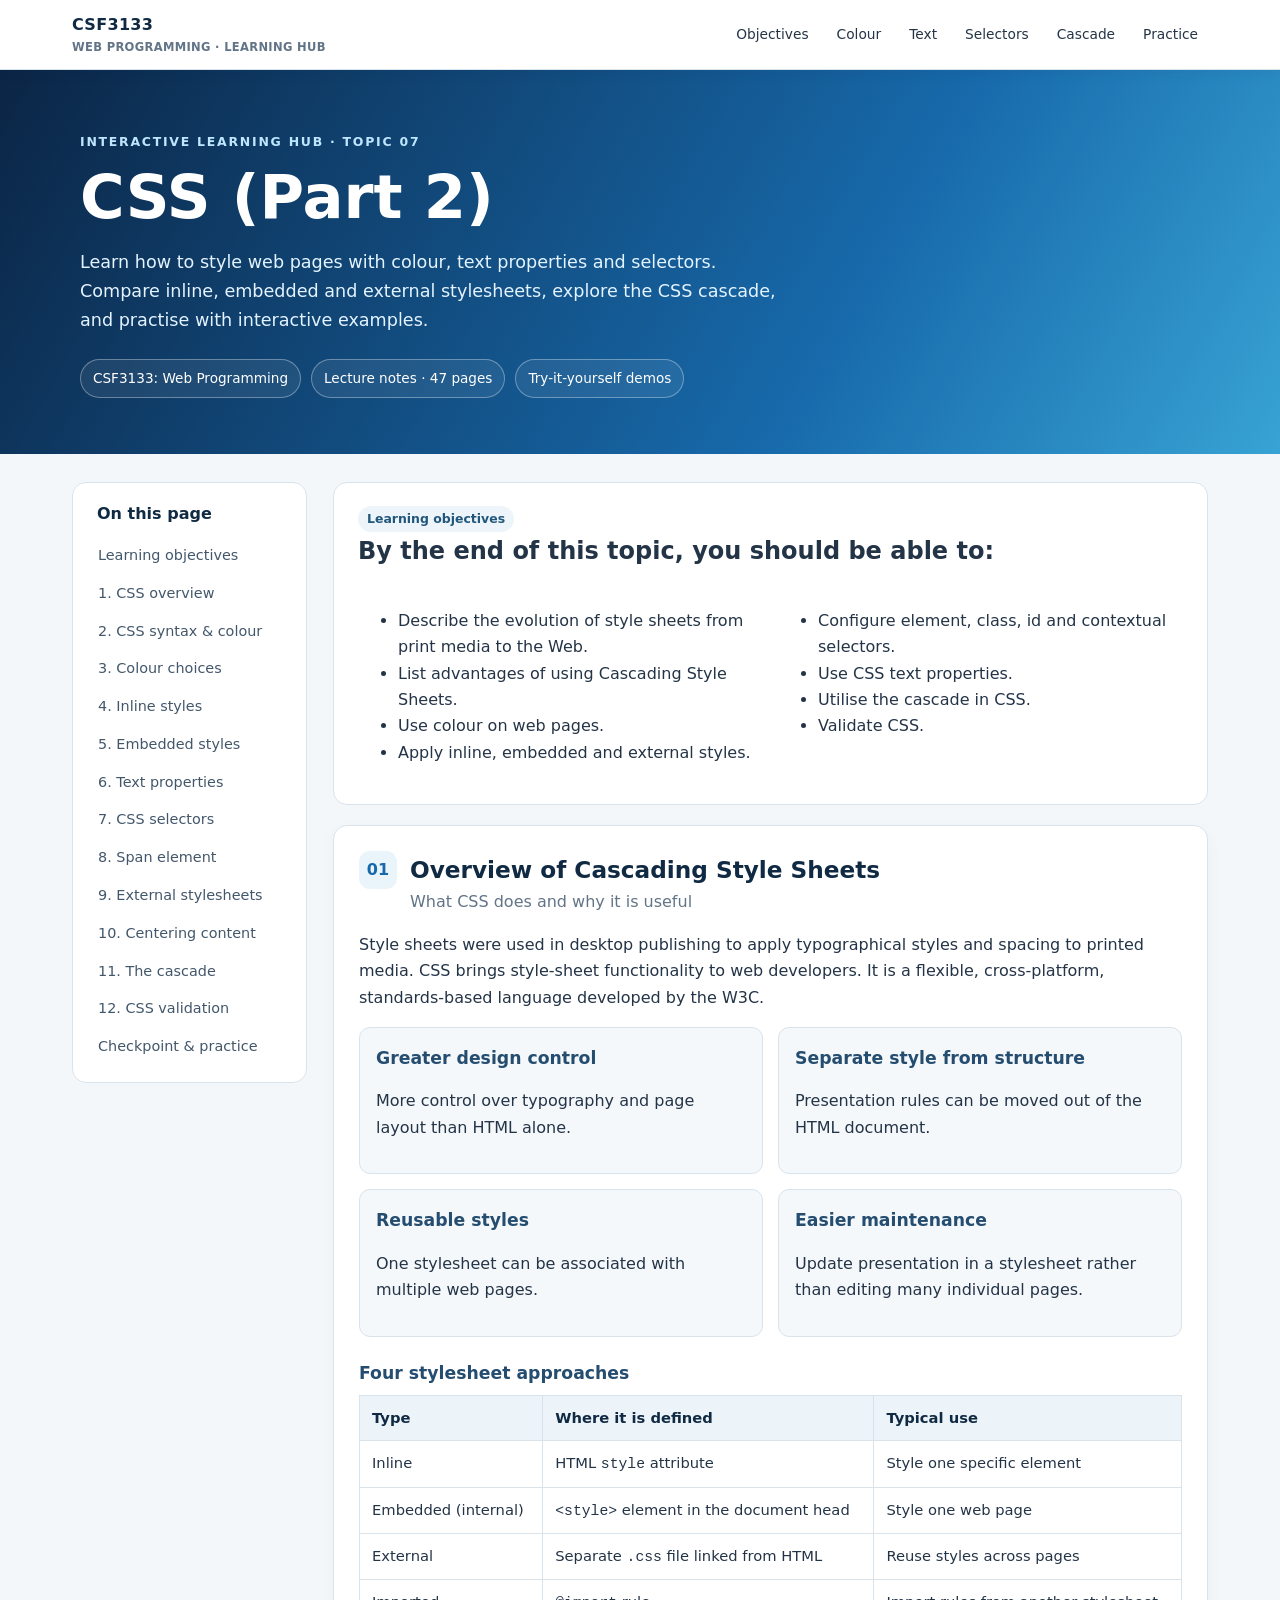
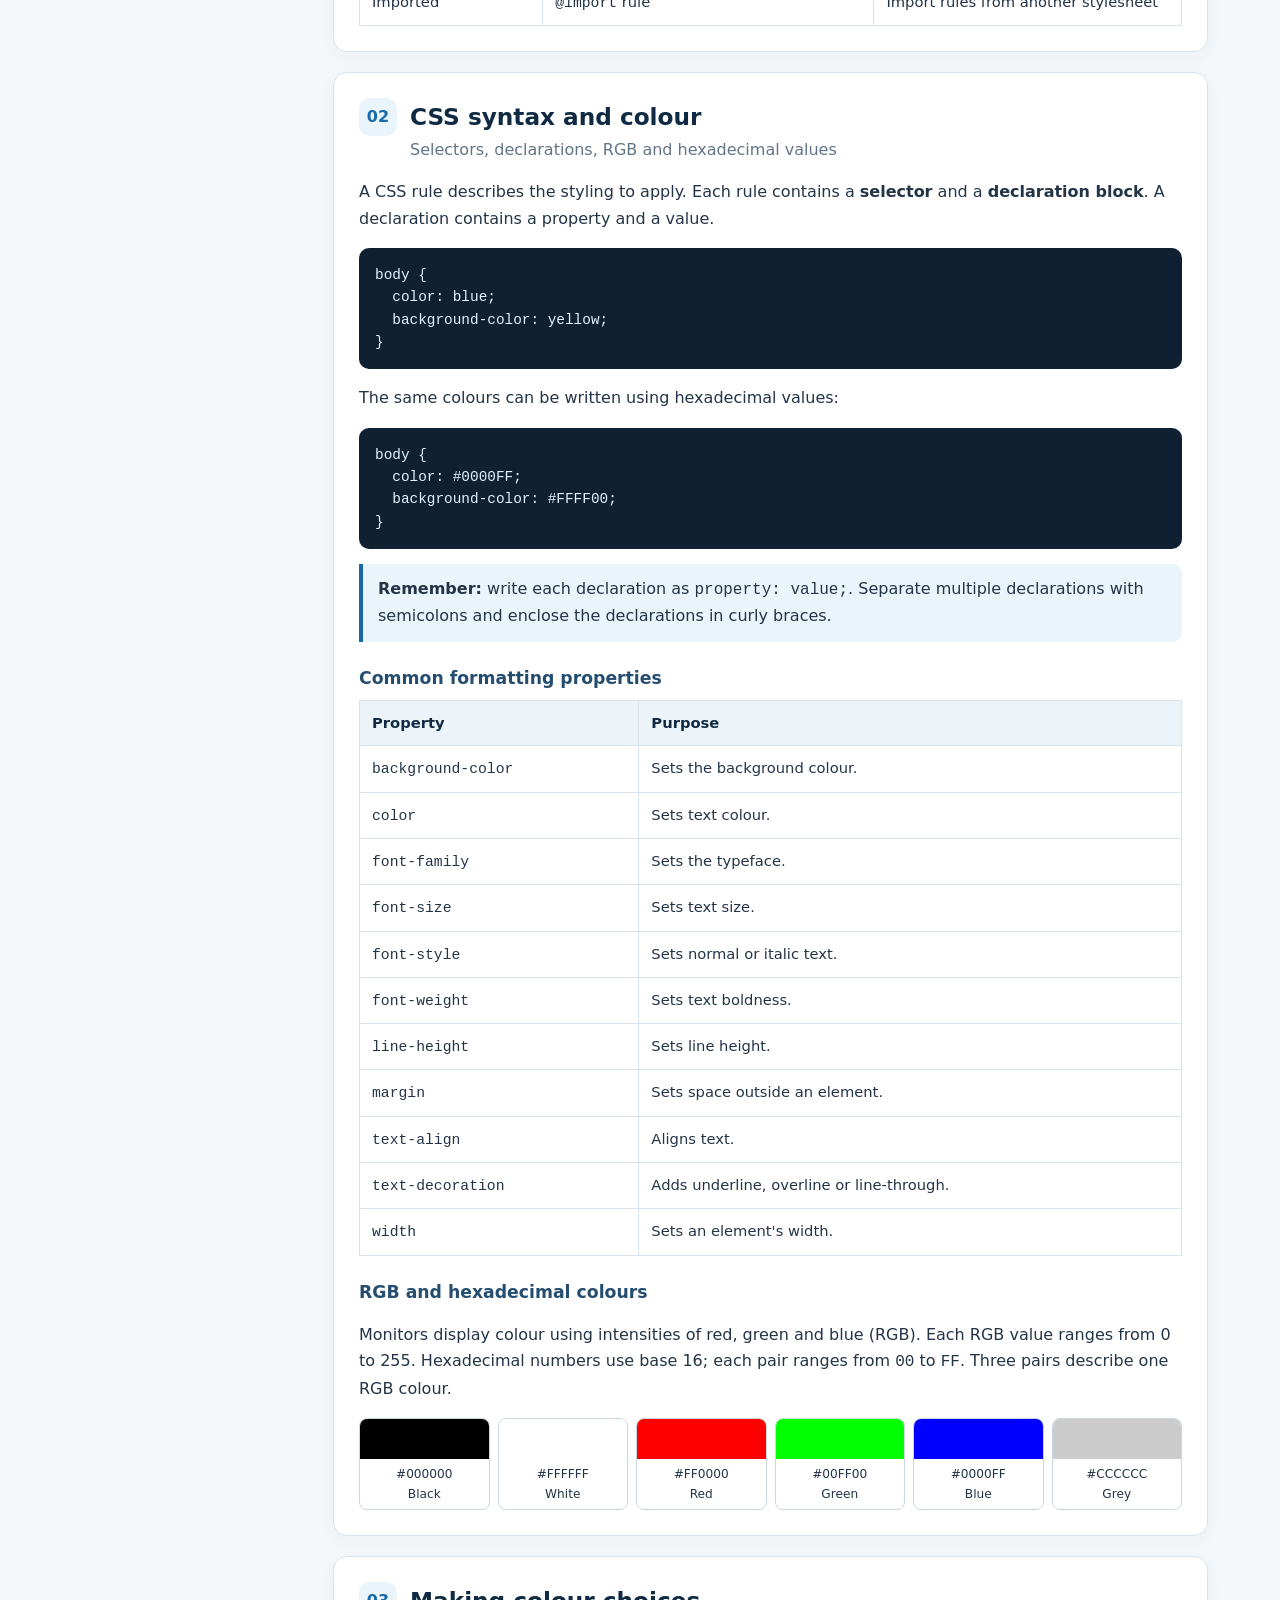
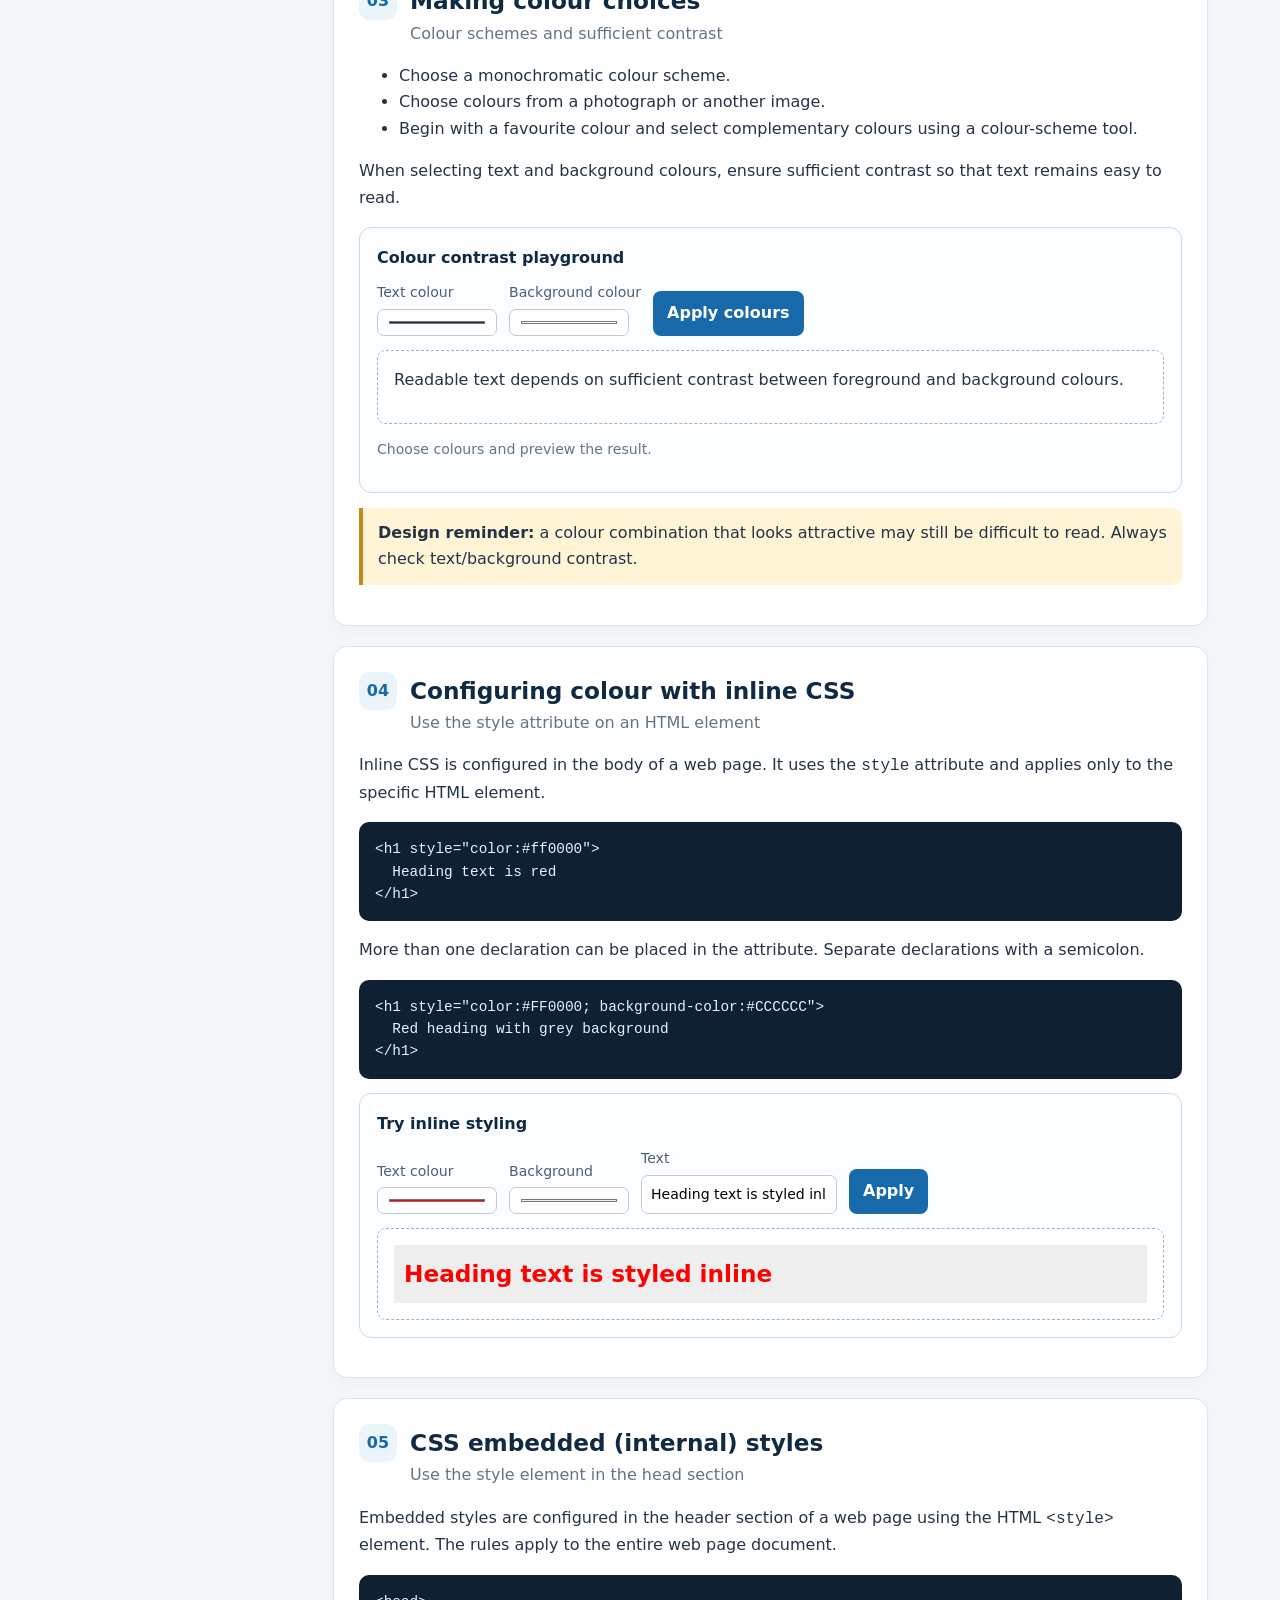
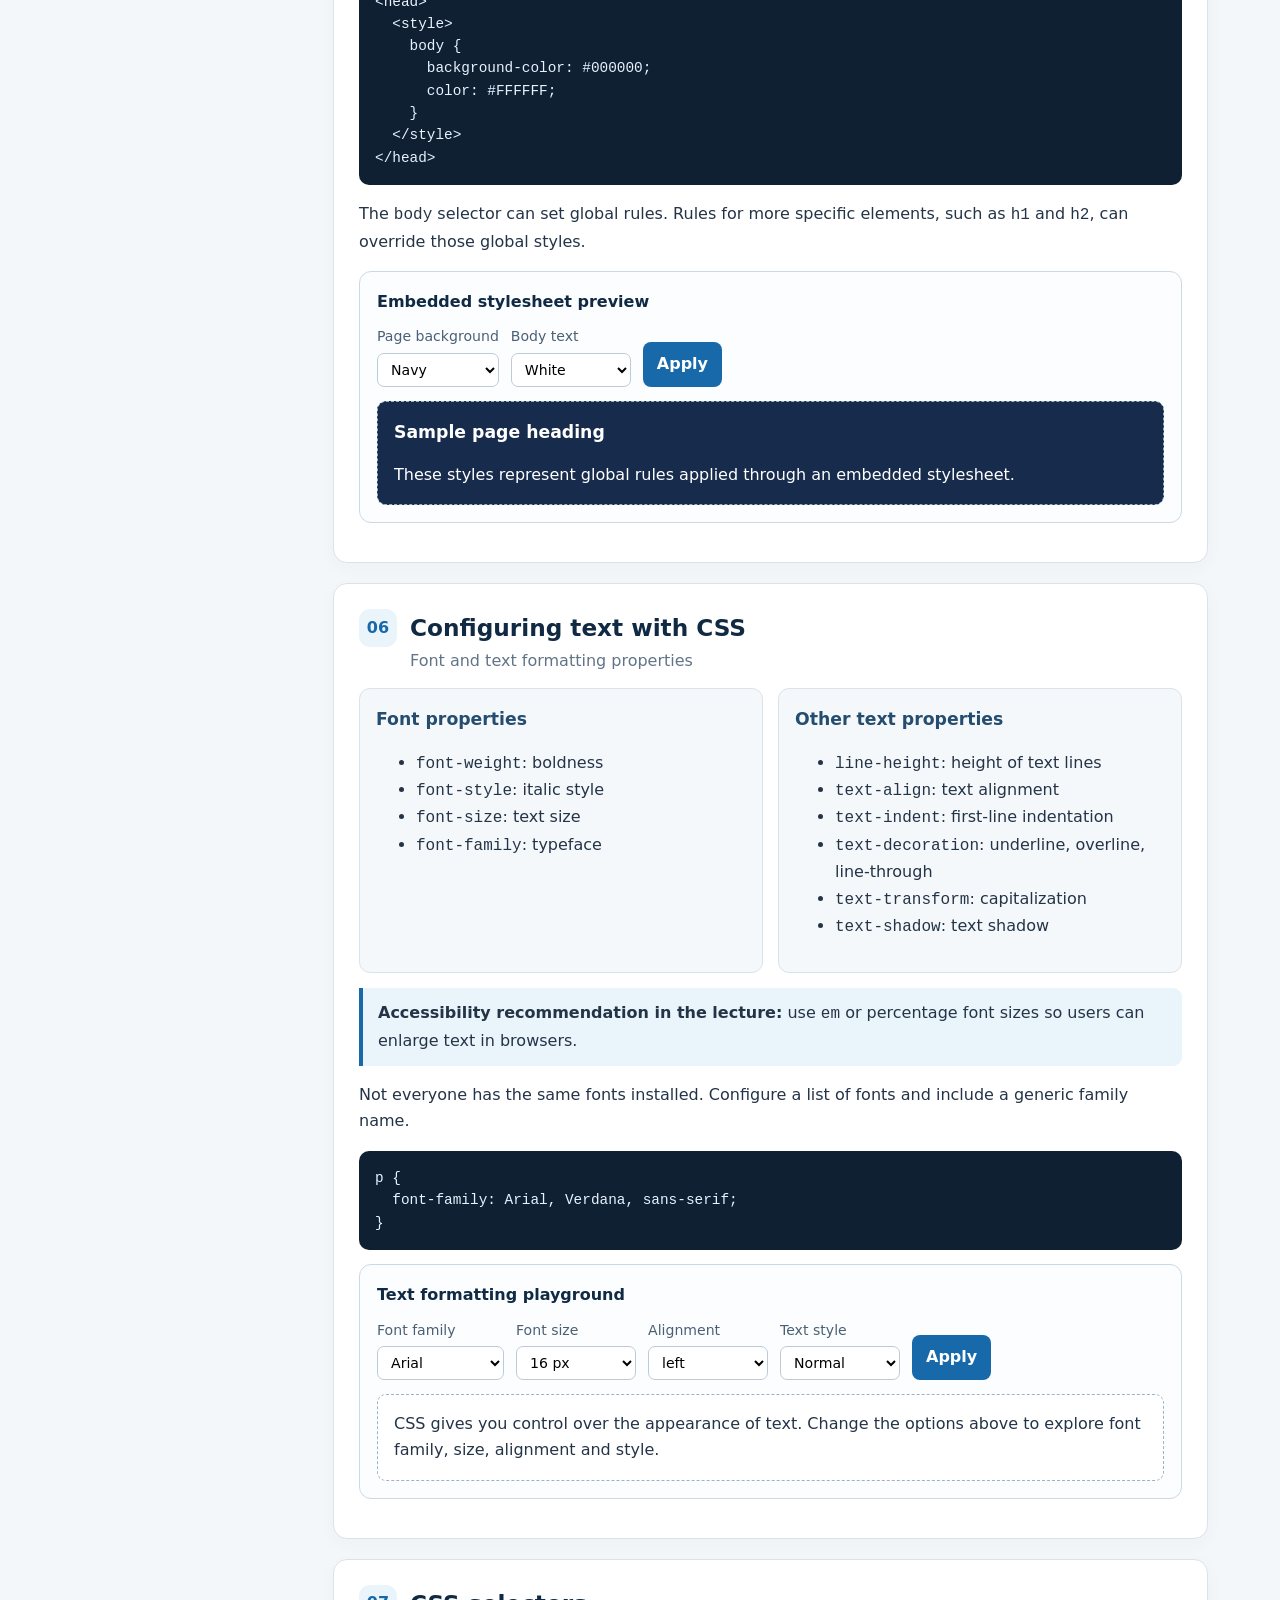
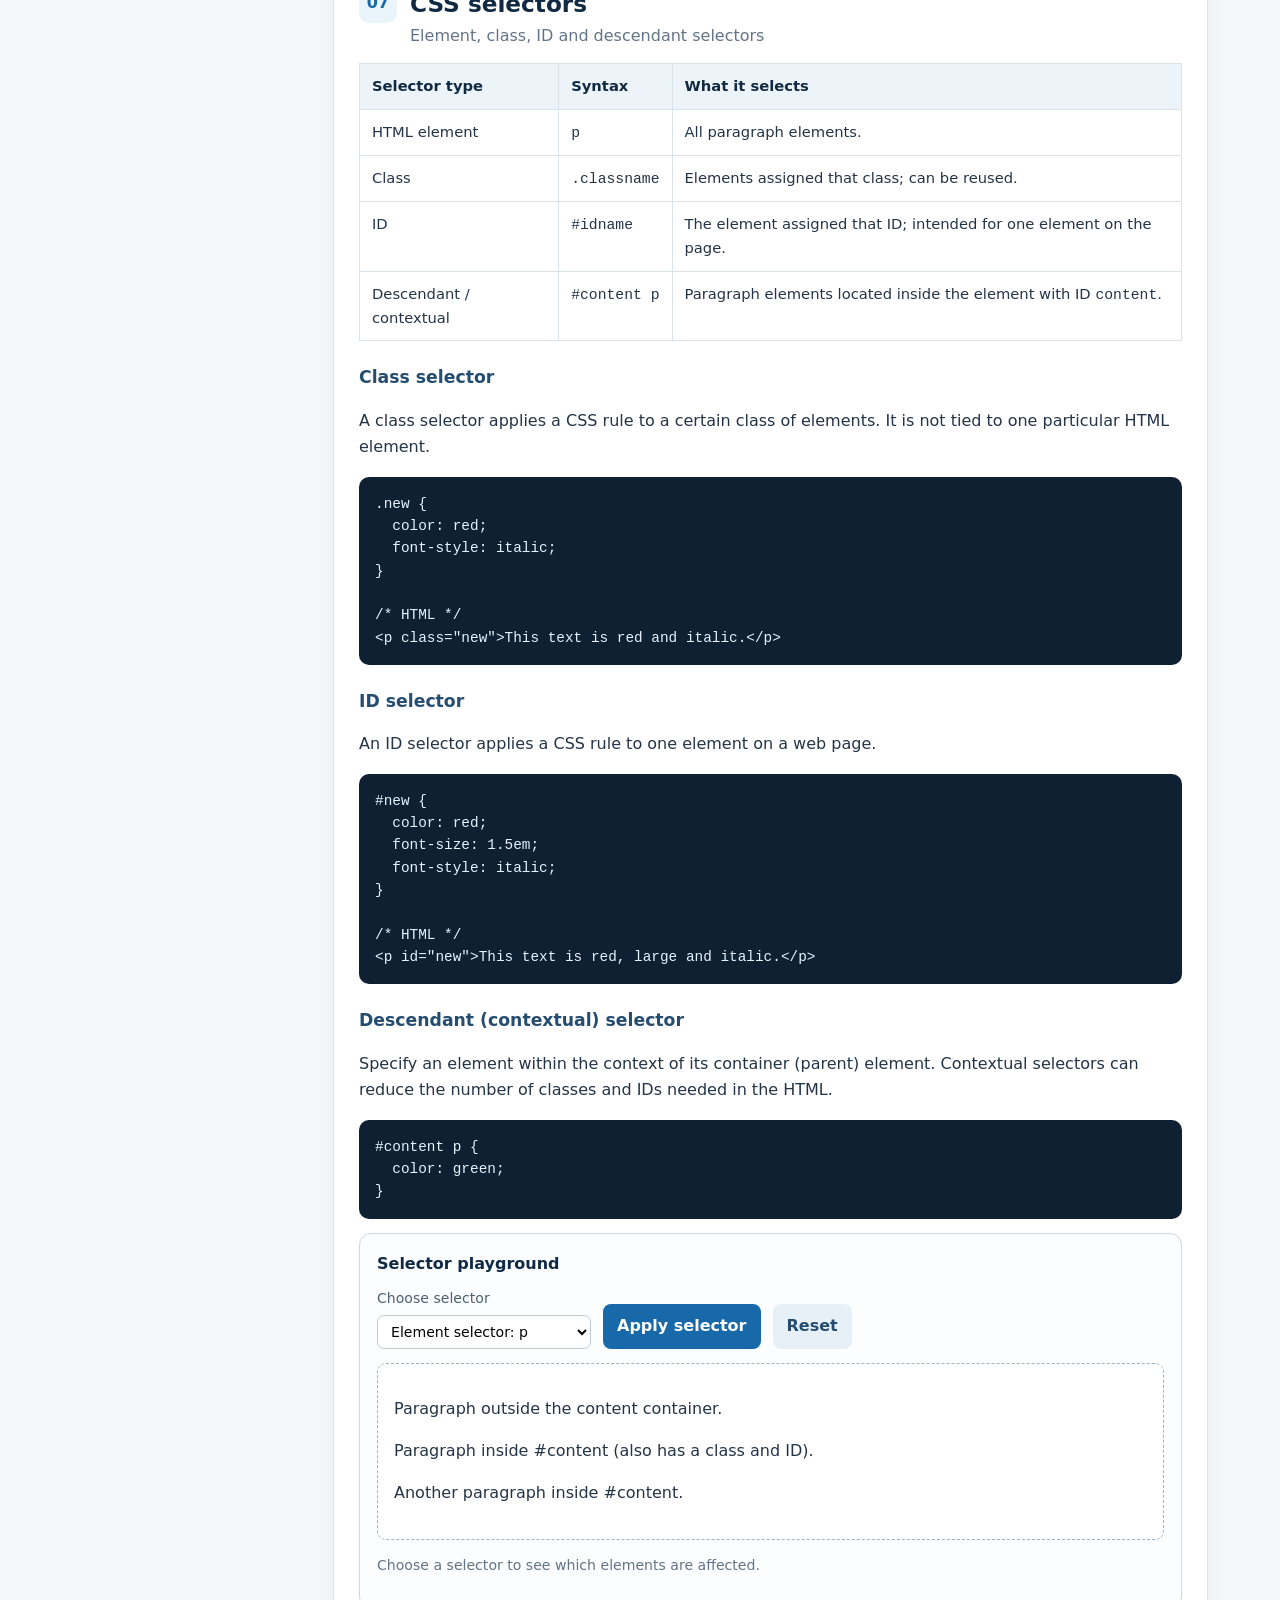
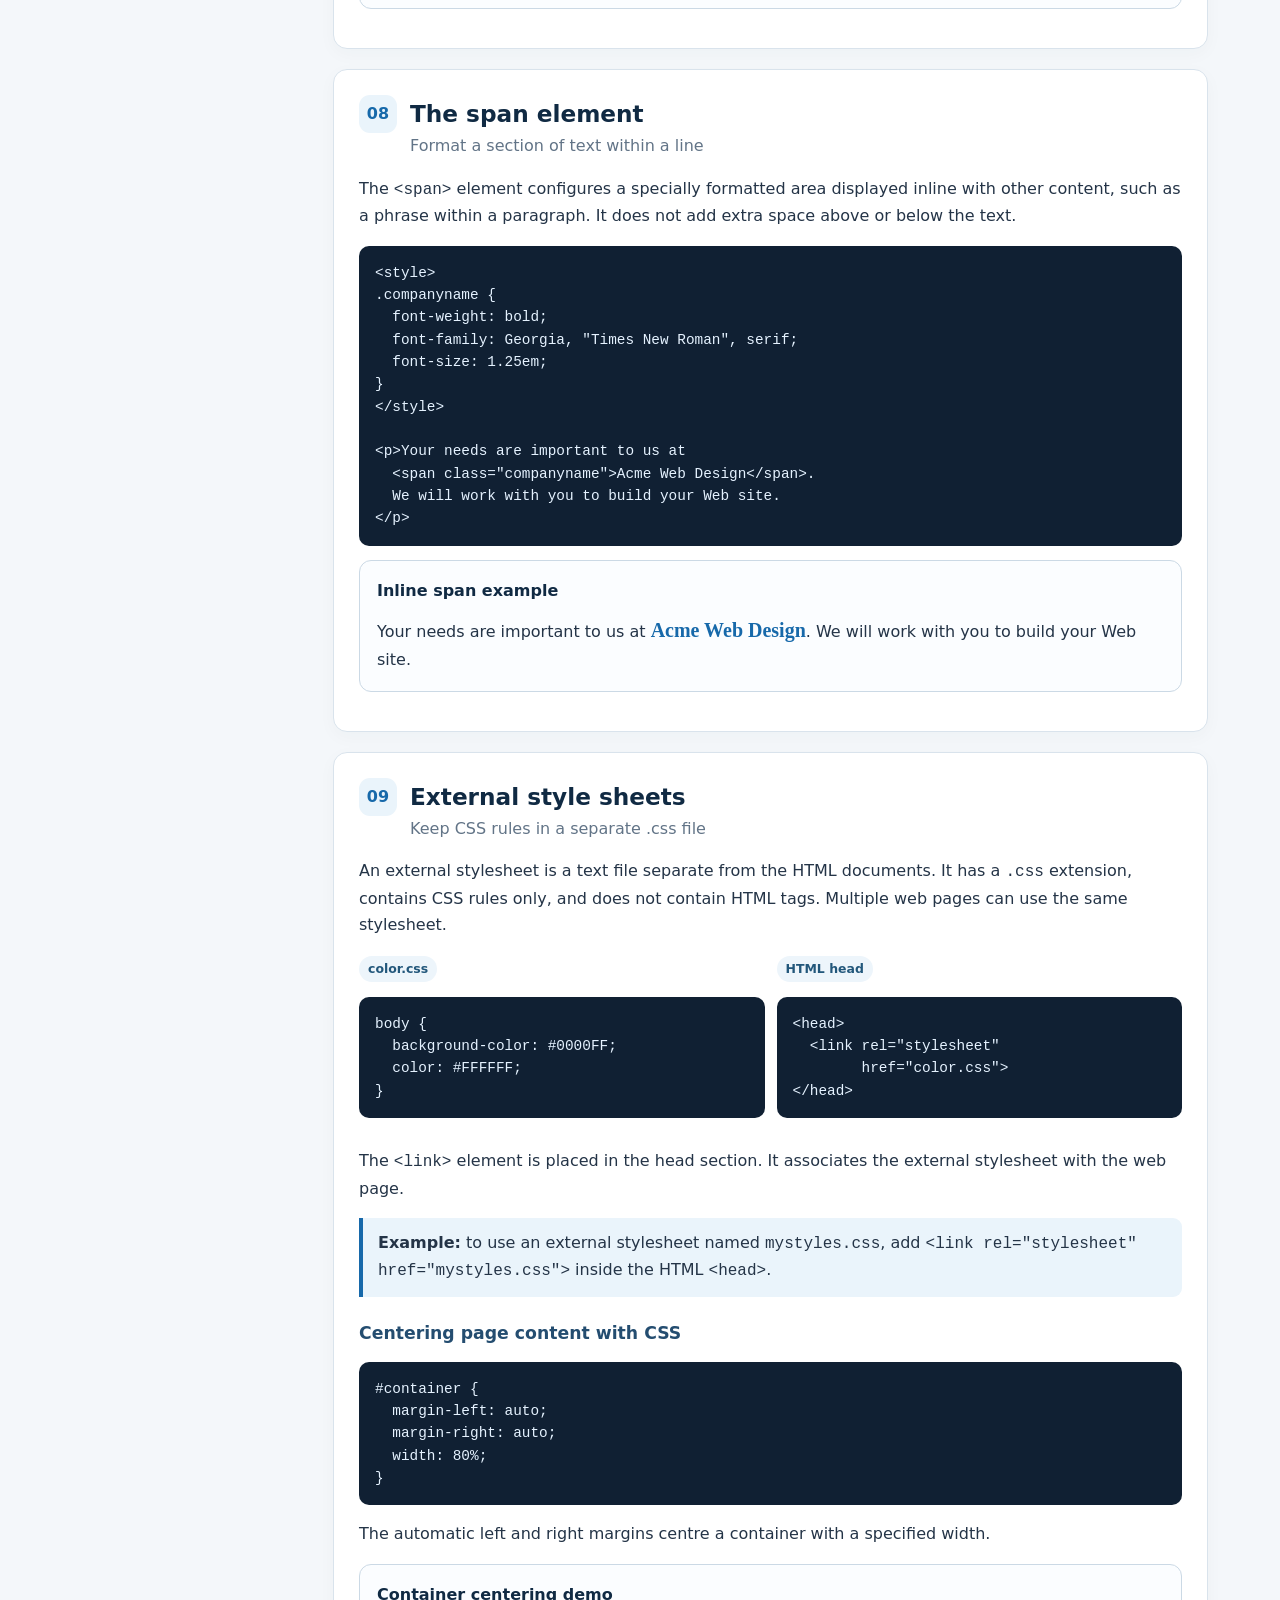
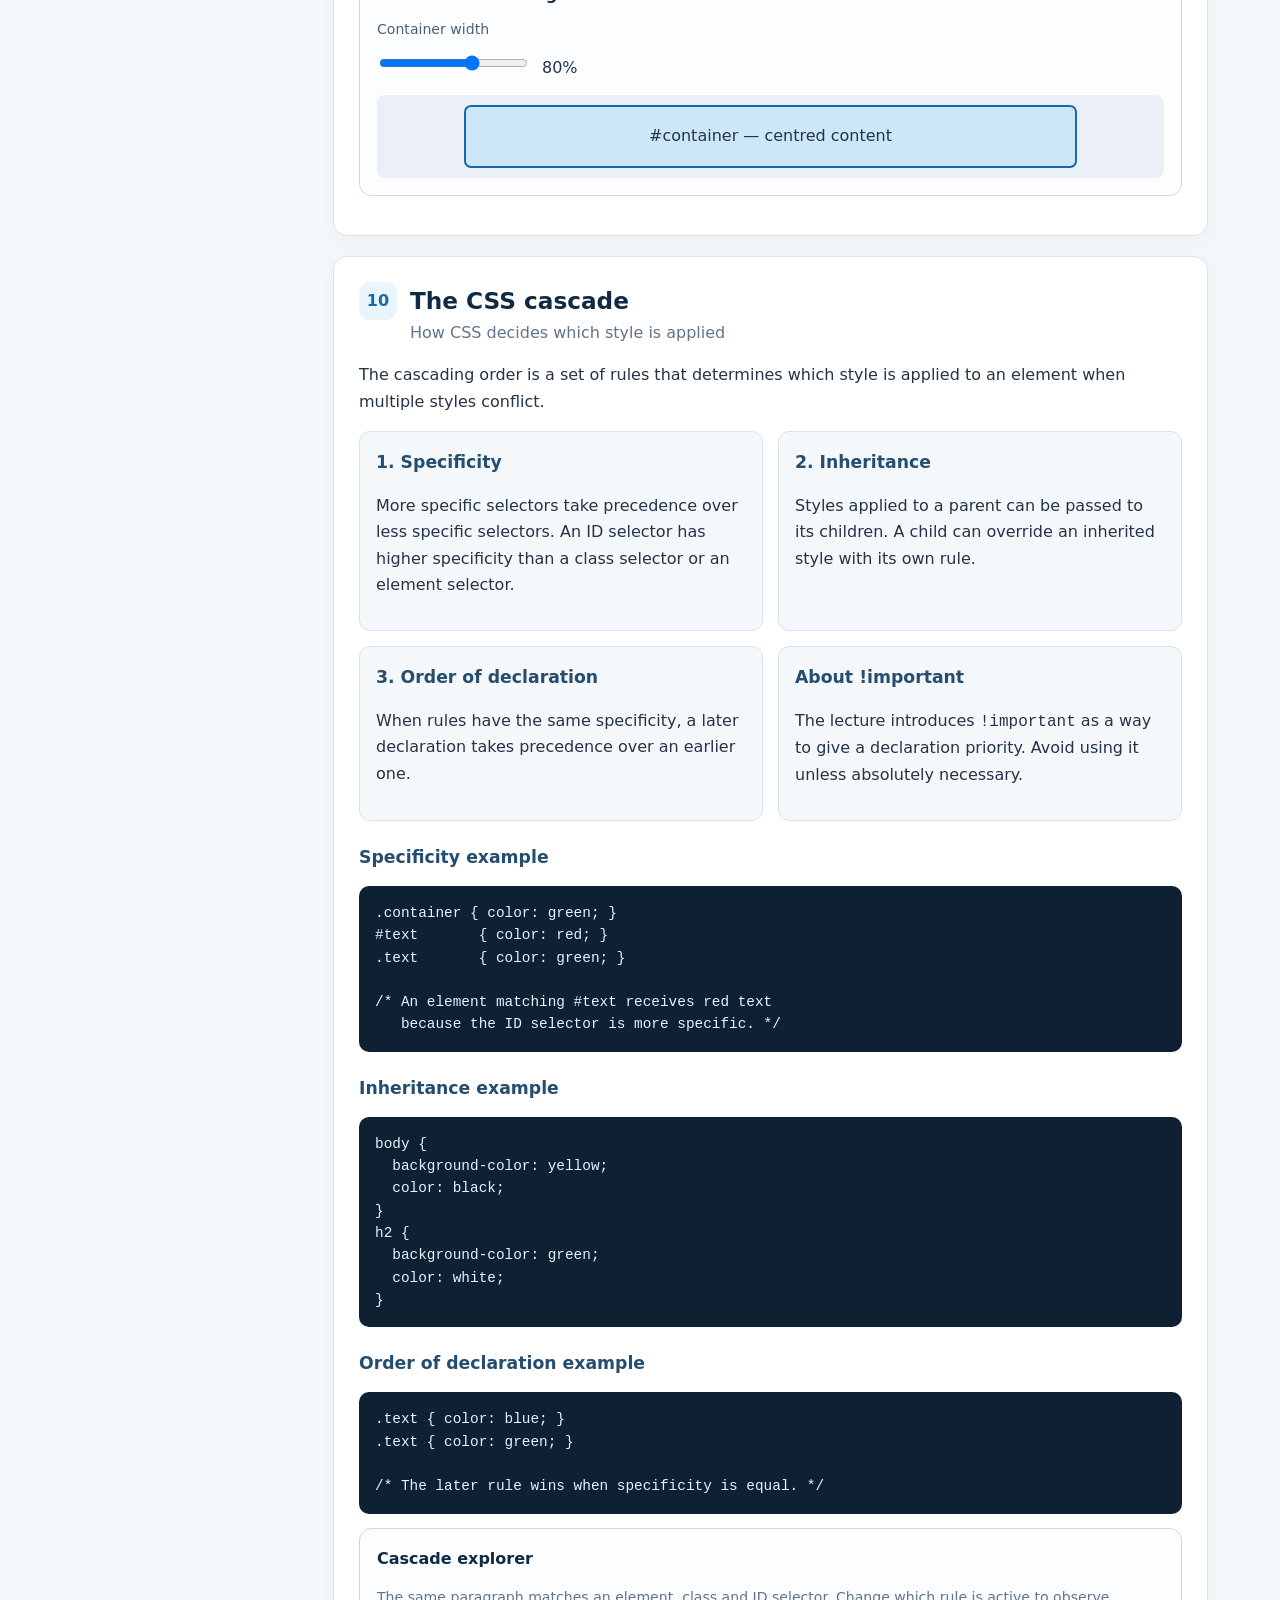
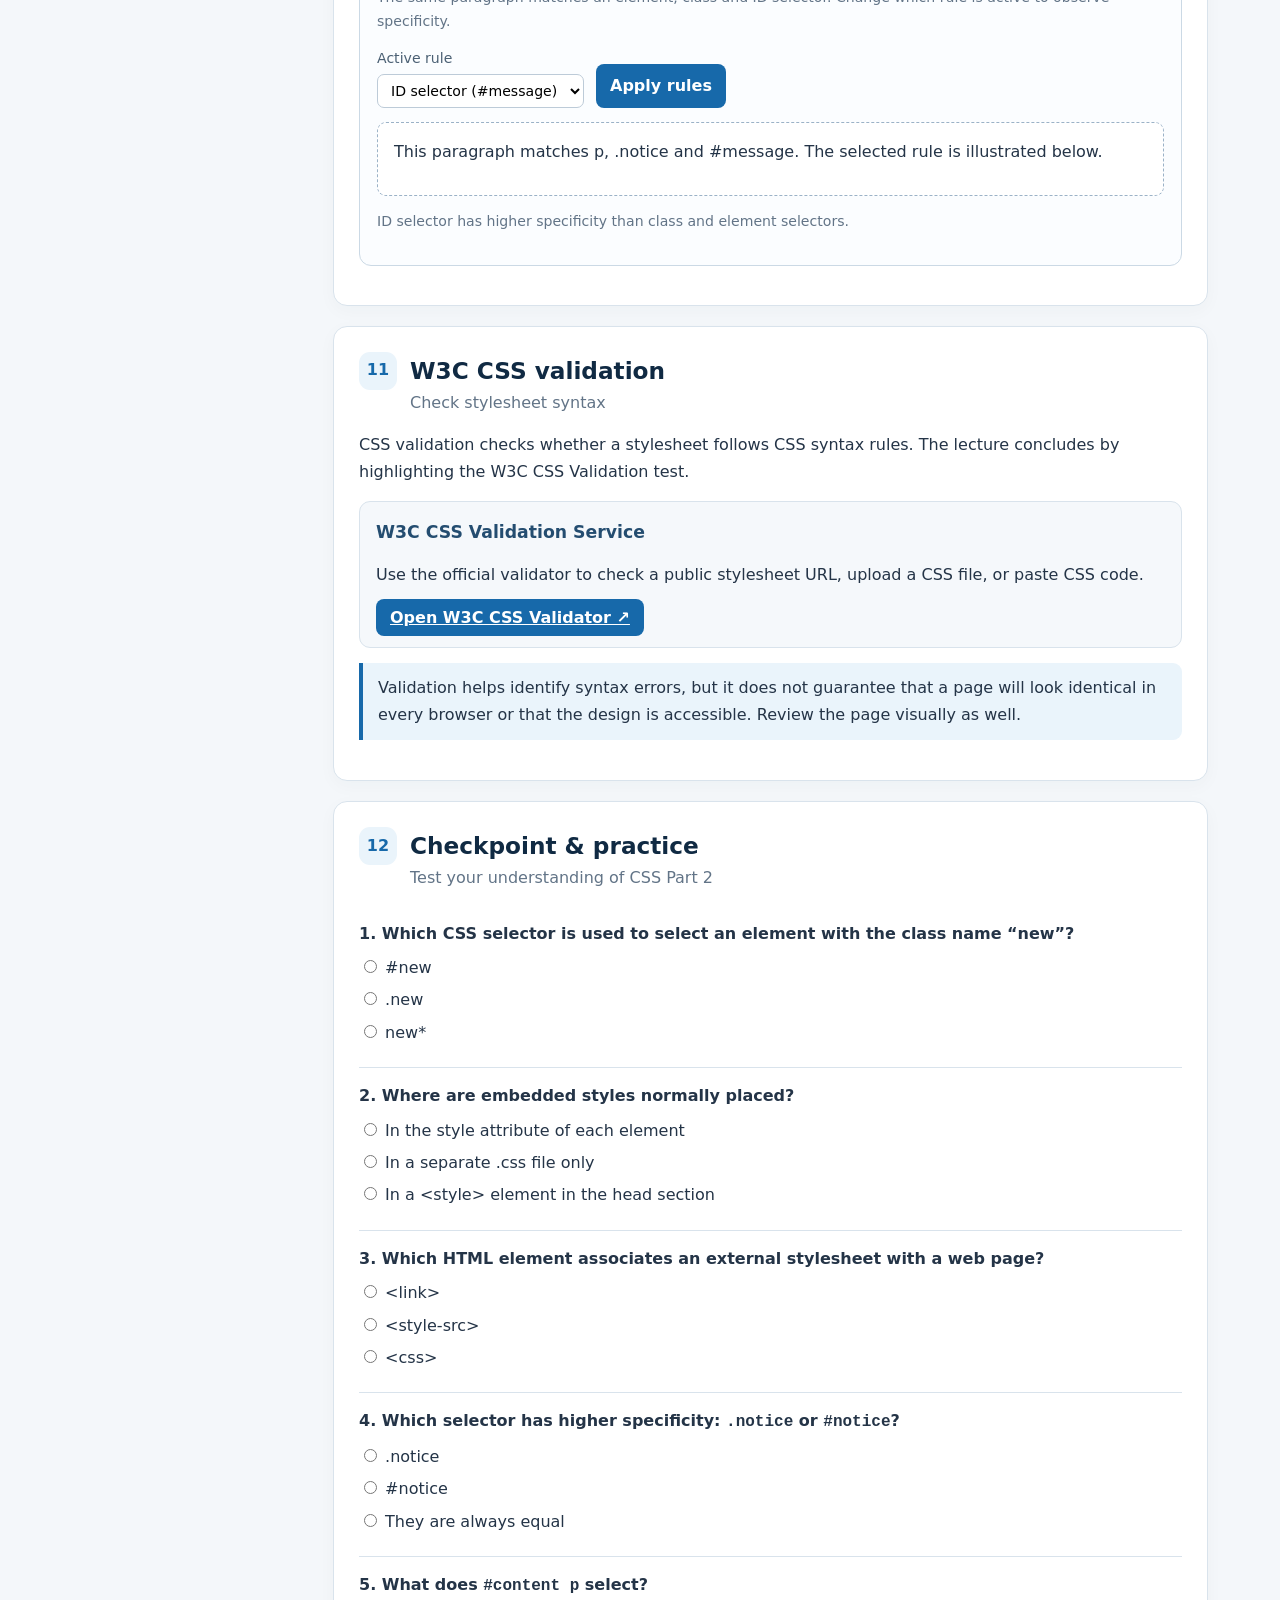
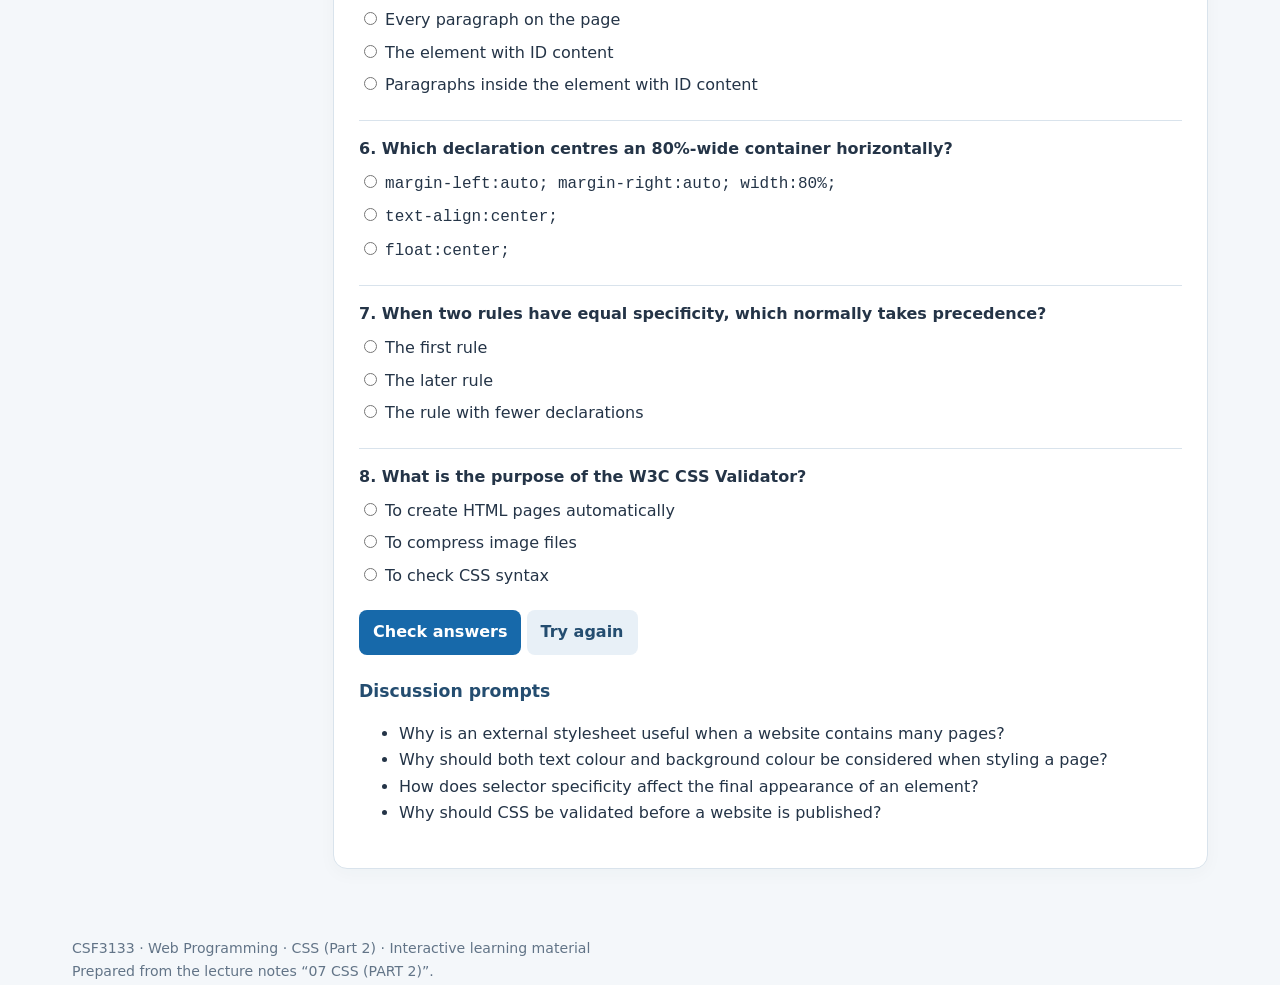
<file: topic6.html>
<!DOCTYPE html>
<html lang="en">
<head>
<meta charset="UTF-8">
<meta name="viewport" content="width=device-width, initial-scale=1.0">
<meta name="description" content="CSF3133 CSS Part 2 interactive learning hub">
<title>CSF3133 | CSS Part 2 Learning Hub</title>
<style>
:root{--navy:#102a43;--blue:#1769aa;--sky:#eaf4fb;--ink:#243447;--muted:#627487;--line:#d9e3ec;--paper:#fff;--soft:#f5f8fb;--green:#16794b;--gold:#fff4d6}
*{box-sizing:border-box}html{scroll-behavior:smooth;scroll-padding-top:88px}body{margin:0;background:#f4f7fa;color:var(--ink);font:16px/1.65 system-ui,-apple-system,"Segoe UI",sans-serif}
a{color:#145f9b}button,input,select{font:inherit}.topbar{position:sticky;top:0;z-index:20;background:#fff;border-bottom:1px solid var(--line);box-shadow:0 2px 12px #102a4310}.topinner{max-width:1180px;margin:auto;padding:12px 22px;display:flex;align-items:center;justify-content:space-between;gap:18px}.brand{font-weight:800;color:var(--navy);letter-spacing:.02em}.brand small{display:block;font-size:.72rem;color:var(--muted);font-weight:600}.toplinks{display:flex;gap:8px;flex-wrap:wrap}.toplinks a{text-decoration:none;font-size:.86rem;padding:6px 10px;border-radius:8px;color:var(--ink)}.toplinks a:hover{background:var(--sky);color:var(--blue)}
.hero{background:linear-gradient(120deg,#0b2545,#1769aa 65%,#38a3d4);color:white;padding:62px 22px 56px}.hero-inner{max-width:1120px;margin:auto}.eyebrow{text-transform:uppercase;letter-spacing:.14em;font-size:.78rem;font-weight:800;color:#bfe6ff}.hero h1{font-size:clamp(2.2rem,5vw,3.8rem);line-height:1.08;margin:12px 0}.hero p{max-width:720px;color:#e3f3ff;font-size:1.1rem}.hero-meta{display:flex;gap:10px;flex-wrap:wrap;margin-top:24px}.hero-meta span{border:1px solid #ffffff55;background:#ffffff12;padding:7px 12px;border-radius:999px;font-size:.85rem}
.layout{max-width:1180px;margin:28px auto;padding:0 22px;display:grid;grid-template-columns:235px minmax(0,1fr);gap:26px}.sidebar{position:sticky;top:82px;align-self:start;background:#fff;border:1px solid var(--line);border-radius:14px;padding:16px;max-height:calc(100vh - 100px);overflow:auto}.sidebar strong{display:block;margin:2px 8px 10px;color:var(--navy)}.sidebar a{display:block;padding:7px 9px;text-decoration:none;border-radius:7px;color:#43576b;font-size:.9rem}.sidebar a:hover{background:var(--sky);color:var(--blue)}main{min-width:0}.intro{background:#fff;border:1px solid var(--line);border-radius:14px;padding:22px 24px;margin-bottom:20px}.intro h2{margin-top:0}.section{background:#fff;border:1px solid var(--line);border-radius:14px;padding:25px;margin:0 0 20px;box-shadow:0 5px 18px #17324d08}.section-head{display:flex;align-items:flex-start;gap:13px;margin-bottom:14px}.num{flex:0 0 38px;height:38px;border-radius:11px;background:var(--sky);color:var(--blue);font-weight:800;display:grid;place-items:center}.section h2{margin:0;color:var(--navy);font-size:1.45rem}.section h3{margin:22px 0 8px;color:#244d70;font-size:1.08rem}.muted{color:var(--muted)}.grid2{display:grid;grid-template-columns:repeat(2,minmax(0,1fr));gap:15px}.tile{background:var(--soft);border:1px solid var(--line);border-radius:11px;padding:16px}.tile h3{margin:0 0 6px}.callout{border-left:4px solid var(--blue);background:var(--sky);padding:12px 15px;border-radius:0 9px 9px 0;margin:15px 0}.warning{border-left-color:#c58a16;background:var(--gold)}pre{overflow:auto;background:#102033;color:#e5f2ff;padding:16px;border-radius:10px;font-size:.9rem;line-height:1.55}code{font-family:ui-monospace,SFMono-Regular,Consolas,monospace}.inline-code{background:#eef3f8;padding:2px 5px;border-radius:5px}.demo{border:1px solid #cbd9e5;border-radius:12px;padding:17px;margin:14px 0;background:#fbfdff}.demo-title{font-weight:750;color:var(--navy);margin-bottom:10px}.controls{display:flex;gap:12px;flex-wrap:wrap;align-items:end;margin-bottom:14px}.field{display:flex;flex-direction:column;gap:4px;font-size:.88rem;color:#4b6074}.field input,.field select{border:1px solid #bdcbd8;border-radius:7px;padding:7px 9px;background:white;min-width:120px}.preview{background:white;border:1px dashed #9bb2c7;border-radius:9px;padding:16px;min-height:74px}.btn{border:0;border-radius:8px;background:var(--blue);color:#fff;padding:9px 14px;cursor:pointer;font-weight:650}.btn.secondary{background:#e8f0f7;color:#244d70}.btn:hover{filter:brightness(.94)}.swatches{display:grid;grid-template-columns:repeat(6,1fr);gap:8px}.swatch{border:1px solid #ccd6df;border-radius:8px;overflow:hidden;text-align:center;font-size:.76rem;background:white}.swatch i{display:block;height:40px}.swatch span{display:block;padding:5px}.tablewrap{overflow-x:auto}table{border-collapse:collapse;width:100%;font-size:.92rem}th,td{padding:10px 12px;border:1px solid var(--line);text-align:left;vertical-align:top}th{background:#edf4f9;color:var(--navy)}.quiz-q{padding:15px 0;border-top:1px solid var(--line)}.quiz-q:first-child{border-top:0}.quiz-q p{font-weight:700;margin:0 0 8px}.option{display:block;margin:6px 0;font-weight:400}.feedback{font-weight:700;margin-top:10px}.correct{color:var(--green)}.incorrect{color:#b33b32}.footer{max-width:1180px;margin:0 auto;padding:20px 22px 42px;color:var(--muted);font-size:.88rem}.pill{display:inline-block;background:#edf5fb;color:#22577b;border-radius:99px;padding:3px 9px;font-size:.78rem;font-weight:700}.two-code{display:grid;grid-template-columns:1fr 1fr;gap:12px}.small{font-size:.88rem}
@media(max-width:850px){.layout{grid-template-columns:1fr}.sidebar{position:static;max-height:none}.sidebar nav{display:grid;grid-template-columns:repeat(2,minmax(0,1fr))}.toplinks{display:none}.grid2,.two-code{grid-template-columns:1fr}}
@media(max-width:520px){.hero{padding:42px 18px}.layout{padding:0 13px;margin:16px auto}.section{padding:18px}.swatches{grid-template-columns:repeat(3,1fr)}.sidebar nav{grid-template-columns:1fr 1fr}}
</style>
</head>
<body>
<header class="topbar"><div class="topinner"><div class="brand">CSF3133 <small>WEB PROGRAMMING · LEARNING HUB</small></div><nav class="toplinks"><a href="#objectives">Objectives</a><a href="#colour">Colour</a><a href="#text">Text</a><a href="#selectors">Selectors</a><a href="#cascade">Cascade</a><a href="#practice">Practice</a></nav></div></header>
<section class="hero"><div class="hero-inner"><div class="eyebrow">Interactive learning hub · Topic 07</div><h1>CSS (Part 2)</h1><p>Learn how to style web pages with colour, text properties and selectors. Compare inline, embedded and external stylesheets, explore the CSS cascade, and practise with interactive examples.</p><div class="hero-meta"><span>CSF3133: Web Programming</span><span>Lecture notes · 47 pages</span><span>Try-it-yourself demos</span></div></div></section>
<div class="layout">
<aside class="sidebar"><strong>On this page</strong><nav>
<a href="#objectives">Learning objectives</a><a href="#overview">1. CSS overview</a><a href="#syntax">2. CSS syntax & colour</a><a href="#colour">3. Colour choices</a><a href="#inline">4. Inline styles</a><a href="#embedded">5. Embedded styles</a><a href="#text">6. Text properties</a><a href="#selectors">7. CSS selectors</a><a href="#span">8. Span element</a><a href="#external">9. External stylesheets</a><a href="#layout">10. Centering content</a><a href="#cascade">11. The cascade</a><a href="#validation">12. CSS validation</a><a href="#practice">Checkpoint & practice</a></nav></aside>
<main>
<div class="intro" id="objectives"><span class="pill">Learning objectives</span><h2>By the end of this topic, you should be able to:</h2><div class="grid2"><ul><li>Describe the evolution of style sheets from print media to the Web.</li><li>List advantages of using Cascading Style Sheets.</li><li>Use colour on web pages.</li><li>Apply inline, embedded and external styles.</li></ul><ul><li>Configure element, class, id and contextual selectors.</li><li>Use CSS text properties.</li><li>Utilise the cascade in CSS.</li><li>Validate CSS.</li></ul></div></div>

<section class="section" id="overview"><div class="section-head"><span class="num">01</span><div><h2>Overview of Cascading Style Sheets</h2><div class="muted">What CSS does and why it is useful</div></div></div>
<p>Style sheets were used in desktop publishing to apply typographical styles and spacing to printed media. CSS brings style-sheet functionality to web developers. It is a flexible, cross-platform, standards-based language developed by the W3C.</p>
<div class="grid2"><div class="tile"><h3>Greater design control</h3><p>More control over typography and page layout than HTML alone.</p></div><div class="tile"><h3>Separate style from structure</h3><p>Presentation rules can be moved out of the HTML document.</p></div><div class="tile"><h3>Reusable styles</h3><p>One stylesheet can be associated with multiple web pages.</p></div><div class="tile"><h3>Easier maintenance</h3><p>Update presentation in a stylesheet rather than editing many individual pages.</p></div></div>
<h3>Four stylesheet approaches</h3><div class="tablewrap"><table><tr><th>Type</th><th>Where it is defined</th><th>Typical use</th></tr><tr><td>Inline</td><td>HTML <code>style</code> attribute</td><td>Style one specific element</td></tr><tr><td>Embedded (internal)</td><td><code>&lt;style&gt;</code> element in the document head</td><td>Style one web page</td></tr><tr><td>External</td><td>Separate <code>.css</code> file linked from HTML</td><td>Reuse styles across pages</td></tr><tr><td>Imported</td><td><code>@import</code> rule</td><td>Import rules from another stylesheet</td></tr></table></div>
</section>

<section class="section" id="syntax"><div class="section-head"><span class="num">02</span><div><h2>CSS syntax and colour</h2><div class="muted">Selectors, declarations, RGB and hexadecimal values</div></div></div>
<p>A CSS rule describes the styling to apply. Each rule contains a <b>selector</b> and a <b>declaration block</b>. A declaration contains a property and a value.</p>
<pre><code>body {
  color: blue;
  background-color: yellow;
}</code></pre>
<p>The same colours can be written using hexadecimal values:</p><pre><code>body {
  color: #0000FF;
  background-color: #FFFF00;
}</code></pre>
<div class="callout"><b>Remember:</b> write each declaration as <code>property: value;</code>. Separate multiple declarations with semicolons and enclose the declarations in curly braces.</div>
<h3>Common formatting properties</h3><div class="tablewrap"><table><tr><th>Property</th><th>Purpose</th></tr><tr><td><code>background-color</code></td><td>Sets the background colour.</td></tr><tr><td><code>color</code></td><td>Sets text colour.</td></tr><tr><td><code>font-family</code></td><td>Sets the typeface.</td></tr><tr><td><code>font-size</code></td><td>Sets text size.</td></tr><tr><td><code>font-style</code></td><td>Sets normal or italic text.</td></tr><tr><td><code>font-weight</code></td><td>Sets text boldness.</td></tr><tr><td><code>line-height</code></td><td>Sets line height.</td></tr><tr><td><code>margin</code></td><td>Sets space outside an element.</td></tr><tr><td><code>text-align</code></td><td>Aligns text.</td></tr><tr><td><code>text-decoration</code></td><td>Adds underline, overline or line-through.</td></tr><tr><td><code>width</code></td><td>Sets an element's width.</td></tr></table></div>
<h3>RGB and hexadecimal colours</h3><p>Monitors display colour using intensities of red, green and blue (RGB). Each RGB value ranges from 0 to 255. Hexadecimal numbers use base 16; each pair ranges from <code>00</code> to <code>FF</code>. Three pairs describe one RGB colour.</p>
<div class="swatches"><div class="swatch"><i style="background:#000"></i><span>#000000<br>Black</span></div><div class="swatch"><i style="background:#fff"></i><span>#FFFFFF<br>White</span></div><div class="swatch"><i style="background:#f00"></i><span>#FF0000<br>Red</span></div><div class="swatch"><i style="background:#0f0"></i><span>#00FF00<br>Green</span></div><div class="swatch"><i style="background:#00f"></i><span>#0000FF<br>Blue</span></div><div class="swatch"><i style="background:#ccc"></i><span>#CCCCCC<br>Grey</span></div></div>
</section>

<section class="section" id="colour"><div class="section-head"><span class="num">03</span><div><h2>Making colour choices</h2><div class="muted">Colour schemes and sufficient contrast</div></div></div>
<ul><li>Choose a monochromatic colour scheme.</li><li>Choose colours from a photograph or another image.</li><li>Begin with a favourite colour and select complementary colours using a colour-scheme tool.</li></ul>
<p>When selecting text and background colours, ensure sufficient contrast so that text remains easy to read.</p>
<div class="demo"><div class="demo-title">Colour contrast playground</div><div class="controls"><label class="field">Text colour <input type="color" id="fg" value="#17324d"></label><label class="field">Background colour <input type="color" id="bg" value="#ffffff"></label><button class="btn" onclick="updateContrast()">Apply colours</button></div><div class="preview" id="contrastPreview">Readable text depends on sufficient contrast between foreground and background colours.</div><p class="small muted" id="contrastText">Choose colours and preview the result.</p></div>
<div class="callout warning"><b>Design reminder:</b> a colour combination that looks attractive may still be difficult to read. Always check text/background contrast.</div>
</section>

<section class="section" id="inline"><div class="section-head"><span class="num">04</span><div><h2>Configuring colour with inline CSS</h2><div class="muted">Use the style attribute on an HTML element</div></div></div>
<p>Inline CSS is configured in the body of a web page. It uses the <code>style</code> attribute and applies only to the specific HTML element.</p>
<pre><code>&lt;h1 style="color:#ff0000"&gt;
  Heading text is red
&lt;/h1&gt;</code></pre>
<p>More than one declaration can be placed in the attribute. Separate declarations with a semicolon.</p>
<pre><code>&lt;h1 style="color:#FF0000; background-color:#CCCCCC"&gt;
  Red heading with grey background
&lt;/h1&gt;</code></pre>
<div class="demo"><div class="demo-title">Try inline styling</div><div class="controls"><label class="field">Text colour<input type="color" id="inlineColor" value="#ff0000"></label><label class="field">Background<input type="color" id="inlineBg" value="#eeeeee"></label><label class="field">Text<input id="inlineText" value="Heading text is styled inline"></label><button class="btn" onclick="applyInline()">Apply</button></div><div class="preview"><h2 id="inlinePreview" style="color:#ff0000;background:#eeeeee;padding:10px;margin:0">Heading text is styled inline</h2></div></div>
</section>

<section class="section" id="embedded"><div class="section-head"><span class="num">05</span><div><h2>CSS embedded (internal) styles</h2><div class="muted">Use the style element in the head section</div></div></div>
<p>Embedded styles are configured in the header section of a web page using the HTML <code>&lt;style&gt;</code> element. The rules apply to the entire web page document.</p>
<pre><code>&lt;head&gt;
  &lt;style&gt;
    body {
      background-color: #000000;
      color: #FFFFFF;
    }
  &lt;/style&gt;
&lt;/head&gt;</code></pre>
<p>The <code>body</code> selector can set global rules. Rules for more specific elements, such as <code>h1</code> and <code>h2</code>, can override those global styles.</p>
<div class="demo"><div class="demo-title">Embedded stylesheet preview</div><div class="controls"><label class="field">Page background<select id="pageBg"><option value="#172b4d">Navy</option><option value="#ffffff">White</option><option value="#000000">Black</option><option value="#e6e6fa">Lavender</option></select></label><label class="field">Body text<select id="pageText"><option value="#ffffff">White</option><option value="#172b4d">Navy</option><option value="#222222">Black</option></select></label><button class="btn" onclick="applyEmbedded()">Apply</button></div><div class="preview" id="embeddedPreview" style="background:#172b4d;color:white"><h3 style="color:inherit;margin-top:0">Sample page heading</h3><p style="margin-bottom:0">These styles represent global rules applied through an embedded stylesheet.</p></div></div>
</section>

<section class="section" id="text"><div class="section-head"><span class="num">06</span><div><h2>Configuring text with CSS</h2><div class="muted">Font and text formatting properties</div></div></div>
<div class="grid2"><div class="tile"><h3>Font properties</h3><ul><li><code>font-weight</code>: boldness</li><li><code>font-style</code>: italic style</li><li><code>font-size</code>: text size</li><li><code>font-family</code>: typeface</li></ul></div><div class="tile"><h3>Other text properties</h3><ul><li><code>line-height</code>: height of text lines</li><li><code>text-align</code>: text alignment</li><li><code>text-indent</code>: first-line indentation</li><li><code>text-decoration</code>: underline, overline, line-through</li><li><code>text-transform</code>: capitalization</li><li><code>text-shadow</code>: text shadow</li></ul></div></div>
<div class="callout"><b>Accessibility recommendation in the lecture:</b> use <code>em</code> or percentage font sizes so users can enlarge text in browsers.</div>
<p>Not everyone has the same fonts installed. Configure a list of fonts and include a generic family name.</p><pre><code>p {
  font-family: Arial, Verdana, sans-serif;
}</code></pre>
<div class="demo"><div class="demo-title">Text formatting playground</div><div class="controls"><label class="field">Font family<select id="fontFamily"><option value="Arial, sans-serif">Arial</option><option value="Georgia, serif">Georgia</option><option value="'Courier New', monospace">Courier New</option><option value="Verdana, sans-serif">Verdana</option></select></label><label class="field">Font size<select id="fontSize"><option value="16px">16 px</option><option value="20px">20 px</option><option value="1.5em">1.5 em</option><option value="120%">120%</option></select></label><label class="field">Alignment<select id="textAlign"><option>left</option><option>center</option><option>right</option><option>justify</option></select></label><label class="field">Text style<select id="fontStyle"><option value="normal">Normal</option><option value="italic">Italic</option></select></label><button class="btn" onclick="applyText()">Apply</button></div><div class="preview" id="textPreview">CSS gives you control over the appearance of text. Change the options above to explore font family, size, alignment and style.</div></div>
</section>

<section class="section" id="selectors"><div class="section-head"><span class="num">07</span><div><h2>CSS selectors</h2><div class="muted">Element, class, ID and descendant selectors</div></div></div>
<div class="tablewrap"><table><tr><th>Selector type</th><th>Syntax</th><th>What it selects</th></tr><tr><td>HTML element</td><td><code>p</code></td><td>All paragraph elements.</td></tr><tr><td>Class</td><td><code>.classname</code></td><td>Elements assigned that class; can be reused.</td></tr><tr><td>ID</td><td><code>#idname</code></td><td>The element assigned that ID; intended for one element on the page.</td></tr><tr><td>Descendant / contextual</td><td><code>#content p</code></td><td>Paragraph elements located inside the element with ID <code>content</code>.</td></tr></table></div>
<h3>Class selector</h3><p>A class selector applies a CSS rule to a certain class of elements. It is not tied to one particular HTML element.</p><pre><code>.new {
  color: red;
  font-style: italic;
}

/* HTML */
&lt;p class="new"&gt;This text is red and italic.&lt;/p&gt;</code></pre>
<h3>ID selector</h3><p>An ID selector applies a CSS rule to one element on a web page.</p><pre><code>#new {
  color: red;
  font-size: 1.5em;
  font-style: italic;
}

/* HTML */
&lt;p id="new"&gt;This text is red, large and italic.&lt;/p&gt;</code></pre>
<h3>Descendant (contextual) selector</h3><p>Specify an element within the context of its container (parent) element. Contextual selectors can reduce the number of classes and IDs needed in the HTML.</p><pre><code>#content p {
  color: green;
}</code></pre>
<div class="demo"><div class="demo-title">Selector playground</div><div class="controls"><label class="field">Choose selector<select id="selectorChoice"><option value="element">Element selector: p</option><option value="class">Class selector: .highlight</option><option value="id">ID selector: #special</option><option value="descendant">Descendant: #content p</option></select></label><button class="btn" onclick="showSelector()">Apply selector</button><button class="btn secondary" onclick="resetSelector()">Reset</button></div><div class="preview" id="selectorPreview"><p>Paragraph outside the content container.</p><div id="content"><p class="highlight" id="special">Paragraph inside #content (also has a class and ID).</p><p>Another paragraph inside #content.</p></div></div><p class="small muted" id="selectorExplanation">Choose a selector to see which elements are affected.</p></div>
</section>

<section class="section" id="span"><div class="section-head"><span class="num">08</span><div><h2>The span element</h2><div class="muted">Format a section of text within a line</div></div></div>
<p>The <code>&lt;span&gt;</code> element configures a specially formatted area displayed inline with other content, such as a phrase within a paragraph. It does not add extra space above or below the text.</p>
<pre><code>&lt;style&gt;
.companyname {
  font-weight: bold;
  font-family: Georgia, "Times New Roman", serif;
  font-size: 1.25em;
}
&lt;/style&gt;

&lt;p&gt;Your needs are important to us at
  &lt;span class="companyname"&gt;Acme Web Design&lt;/span&gt;.
  We will work with you to build your Web site.
&lt;/p&gt;</code></pre>
<div class="demo"><div class="demo-title">Inline span example</div><p style="margin:0">Your needs are important to us at <span style="font-weight:bold;font-family:Georgia,serif;font-size:1.25em;color:#1769aa">Acme Web Design</span>. We will work with you to build your Web site.</p></div>
</section>

<section class="section" id="external"><div class="section-head"><span class="num">09</span><div><h2>External style sheets</h2><div class="muted">Keep CSS rules in a separate .css file</div></div></div>
<p>An external stylesheet is a text file separate from the HTML documents. It has a <code>.css</code> extension, contains CSS rules only, and does not contain HTML tags. Multiple web pages can use the same stylesheet.</p>
<div class="two-code"><div><span class="pill">color.css</span><pre><code>body {
  background-color: #0000FF;
  color: #FFFFFF;
}</code></pre></div><div><span class="pill">HTML head</span><pre><code>&lt;head&gt;
  &lt;link rel="stylesheet"
        href="color.css"&gt;
&lt;/head&gt;</code></pre></div></div>
<p>The <code>&lt;link&gt;</code> element is placed in the head section. It associates the external stylesheet with the web page.</p>
<div class="callout"><b>Example:</b> to use an external stylesheet named <code>mystyles.css</code>, add <code>&lt;link rel="stylesheet" href="mystyles.css"&gt;</code> inside the HTML <code>&lt;head&gt;</code>.</div>
<h3>Centering page content with CSS</h3><pre><code>#container {
  margin-left: auto;
  margin-right: auto;
  width: 80%;
}</code></pre>
<p>The automatic left and right margins centre a container with a specified width.</p>
<div class="demo"><div class="demo-title">Container centering demo</div><div class="controls"><label class="field">Container width <input type="range" min="40" max="100" value="80" id="containerWidth" oninput="updateContainer()"></label><span id="widthValue">80%</span></div><div style="background:#eaf0f5;padding:10px;border-radius:8px"><div id="containerDemo" style="width:80%;margin:0 auto;background:#cce7f8;border:2px solid #1769aa;padding:16px;text-align:center;border-radius:7px">#container — centred content</div></div></div>
</section>

<section class="section" id="cascade"><div class="section-head"><span class="num">10</span><div><h2>The CSS cascade</h2><div class="muted">How CSS decides which style is applied</div></div></div>
<p>The cascading order is a set of rules that determines which style is applied to an element when multiple styles conflict.</p>
<div class="grid2"><div class="tile"><h3>1. Specificity</h3><p>More specific selectors take precedence over less specific selectors. An ID selector has higher specificity than a class selector or an element selector.</p></div><div class="tile"><h3>2. Inheritance</h3><p>Styles applied to a parent can be passed to its children. A child can override an inherited style with its own rule.</p></div><div class="tile"><h3>3. Order of declaration</h3><p>When rules have the same specificity, a later declaration takes precedence over an earlier one.</p></div><div class="tile"><h3>About !important</h3><p>The lecture introduces <code>!important</code> as a way to give a declaration priority. Avoid using it unless absolutely necessary.</p></div></div>
<h3>Specificity example</h3><pre><code>.container { color: green; }
#text       { color: red; }
.text       { color: green; }

/* An element matching #text receives red text
   because the ID selector is more specific. */</code></pre>
<h3>Inheritance example</h3><pre><code>body {
  background-color: yellow;
  color: black;
}
h2 {
  background-color: green;
  color: white;
}</code></pre>
<h3>Order of declaration example</h3><pre><code>.text { color: blue; }
.text { color: green; }

/* The later rule wins when specificity is equal. */</code></pre>
<div class="demo"><div class="demo-title">Cascade explorer</div><p class="muted small">The same paragraph matches an element, class and ID selector. Change which rule is active to observe specificity.</p><div class="controls"><label class="field">Active rule<select id="cascadeRule"><option value="id">ID selector (#message)</option><option value="class">Class selector (.notice)</option><option value="element">Element selector (p)</option><option value="later">Later class declaration</option></select></label><button class="btn" onclick="applyCascade()">Apply rules</button></div><div class="preview"><p id="cascadeSample" class="notice" style="margin:0">This paragraph matches p, .notice and #message. The selected rule is illustrated below.</p></div><p class="small muted" id="cascadeExplain">ID selector has higher specificity than class and element selectors.</p></div>
</section>

<section class="section" id="validation"><div class="section-head"><span class="num">11</span><div><h2>W3C CSS validation</h2><div class="muted">Check stylesheet syntax</div></div></div>
<p>CSS validation checks whether a stylesheet follows CSS syntax rules. The lecture concludes by highlighting the W3C CSS Validation test.</p>
<div class="tile"><h3>W3C CSS Validation Service</h3><p>Use the official validator to check a public stylesheet URL, upload a CSS file, or paste CSS code.</p><a class="btn" href="https://jigsaw.w3.org/css-validator/" target="_blank" rel="noopener">Open W3C CSS Validator ↗</a></div>
<div class="callout">Validation helps identify syntax errors, but it does not guarantee that a page will look identical in every browser or that the design is accessible. Review the page visually as well.</div>
</section>

<section class="section" id="practice"><div class="section-head"><span class="num">12</span><div><h2>Checkpoint & practice</h2><div class="muted">Test your understanding of CSS Part 2</div></div></div>
<form id="quizForm">
<div class="quiz-q"><p>1. Which CSS selector is used to select an element with the class name “new”?</p><label class="option"><input type="radio" name="q1" value="a"> #new</label><label class="option"><input type="radio" name="q1" value="b"> .new</label><label class="option"><input type="radio" name="q1" value="c"> new*</label></div>
<div class="quiz-q"><p>2. Where are embedded styles normally placed?</p><label class="option"><input type="radio" name="q2" value="a"> In the style attribute of each element</label><label class="option"><input type="radio" name="q2" value="b"> In a separate .css file only</label><label class="option"><input type="radio" name="q2" value="c"> In a &lt;style&gt; element in the head section</label></div>
<div class="quiz-q"><p>3. Which HTML element associates an external stylesheet with a web page?</p><label class="option"><input type="radio" name="q3" value="a"> &lt;link&gt;</label><label class="option"><input type="radio" name="q3" value="b"> &lt;style-src&gt;</label><label class="option"><input type="radio" name="q3" value="c"> &lt;css&gt;</label></div>
<div class="quiz-q"><p>4. Which selector has higher specificity: <code>.notice</code> or <code>#notice</code>?</p><label class="option"><input type="radio" name="q4" value="a"> .notice</label><label class="option"><input type="radio" name="q4" value="b"> #notice</label><label class="option"><input type="radio" name="q4" value="c"> They are always equal</label></div>
<div class="quiz-q"><p>5. What does <code>#content p</code> select?</p><label class="option"><input type="radio" name="q5" value="a"> Every paragraph on the page</label><label class="option"><input type="radio" name="q5" value="b"> The element with ID content</label><label class="option"><input type="radio" name="q5" value="c"> Paragraphs inside the element with ID content</label></div>
<div class="quiz-q"><p>6. Which declaration centres an 80%-wide container horizontally?</p><label class="option"><input type="radio" name="q6" value="a"> <code>margin-left:auto; margin-right:auto; width:80%;</code></label><label class="option"><input type="radio" name="q6" value="b"> <code>text-align:center;</code></label><label class="option"><input type="radio" name="q6" value="c"> <code>float:center;</code></label></div>
<div class="quiz-q"><p>7. When two rules have equal specificity, which normally takes precedence?</p><label class="option"><input type="radio" name="q7" value="a"> The first rule</label><label class="option"><input type="radio" name="q7" value="b"> The later rule</label><label class="option"><input type="radio" name="q7" value="c"> The rule with fewer declarations</label></div>
<div class="quiz-q"><p>8. What is the purpose of the W3C CSS Validator?</p><label class="option"><input type="radio" name="q8" value="a"> To create HTML pages automatically</label><label class="option"><input type="radio" name="q8" value="b"> To compress image files</label><label class="option"><input type="radio" name="q8" value="c"> To check CSS syntax</label></div>
<button class="btn" type="button" onclick="gradeQuiz()">Check answers</button> <button class="btn secondary" type="reset" onclick="document.getElementById('quizResult').textContent=''">Try again</button><p id="quizResult" class="feedback" aria-live="polite"></p>
</form>
<h3>Discussion prompts</h3><ul><li>Why is an external stylesheet useful when a website contains many pages?</li><li>Why should both text colour and background colour be considered when styling a page?</li><li>How does selector specificity affect the final appearance of an element?</li><li>Why should CSS be validated before a website is published?</li></ul>
</section>
</main></div>
<footer class="footer">CSF3133 · Web Programming · CSS (Part 2) · Interactive learning material<br>Prepared from the lecture notes “07 CSS (PART 2)”.</footer>
<script>
function updateContrast(){const f=document.getElementById('fg').value,b=document.getElementById('bg').value,p=document.getElementById('contrastPreview');p.style.color=f;p.style.backgroundColor=b;document.getElementById('contrastText').textContent='Preview updated. Check that the text remains easy to read.'}
function applyInline(){const p=document.getElementById('inlinePreview');p.style.color=document.getElementById('inlineColor').value;p.style.backgroundColor=document.getElementById('inlineBg').value;p.textContent=document.getElementById('inlineText').value||'Heading text is styled inline'}
function applyEmbedded(){const p=document.getElementById('embeddedPreview');p.style.backgroundColor=document.getElementById('pageBg').value;p.style.color=document.getElementById('pageText').value}
function applyText(){const p=document.getElementById('textPreview');p.style.fontFamily=document.getElementById('fontFamily').value;p.style.fontSize=document.getElementById('fontSize').value;p.style.textAlign=document.getElementById('textAlign').value;p.style.fontStyle=document.getElementById('fontStyle').value}
function showSelector(){resetSelector();const c=document.getElementById('selectorChoice').value,box=document.getElementById('selectorPreview'),ex=document.getElementById('selectorExplanation');if(c==='element'){box.querySelectorAll('p').forEach(x=>x.style.color='crimson');ex.textContent='Element selector p affects every paragraph in the preview.'}if(c==='class'){box.querySelectorAll('.highlight').forEach(x=>x.style.background='#fff0b3');ex.textContent='Class selector .highlight affects elements assigned class="highlight".'}if(c==='id'){box.querySelector('#special').style.color='crimson';box.querySelector('#special').style.fontWeight='bold';ex.textContent='ID selector #special targets the element with id="special".'}if(c==='descendant'){box.querySelectorAll('#content p').forEach(x=>x.style.color='green');ex.textContent='Descendant selector #content p affects paragraphs inside the element with id="content".'}}
function resetSelector(){const box=document.getElementById('selectorPreview');box.querySelectorAll('p').forEach(x=>{x.style.color='';x.style.background='';x.style.fontWeight=''})}
function updateContainer(){const v=document.getElementById('containerWidth').value;document.getElementById('containerDemo').style.width=v+'%';document.getElementById('widthValue').textContent=v+'%'}
function applyCascade(){const v=document.getElementById('cascadeRule').value,p=document.getElementById('cascadeSample'),e=document.getElementById('cascadeExplain');p.style.color='';p.style.fontWeight='';p.style.textDecoration='';if(v==='id'){p.style.color='red';e.textContent='ID selector (#message): highest specificity among the three selector types shown.'}if(v==='class'){p.style.color='green';e.textContent='Class selector (.notice): more specific than the element selector, but less specific than an ID selector.'}if(v==='element'){p.style.color='blue';e.textContent='Element selector (p): lower specificity than class and ID selectors.'}if(v==='later'){p.style.color='green';p.style.fontWeight='bold';e.textContent='Order of declaration: the later .notice rule wins when both rules have equal specificity.'}}
function gradeQuiz(){const ans={q1:'b',q2:'c',q3:'a',q4:'b',q5:'c',q6:'a',q7:'b',q8:'c'};let score=0;for(const [q,a] of Object.entries(ans)){const s=document.querySelector('input[name="'+q+'"]:checked');if(s&&s.value===a)score++}const out=document.getElementById('quizResult');out.textContent='You scored '+score+' out of 8.';out.className='feedback '+(score>=6?'correct':'incorrect')}
</script>
</body>
</html>
</file>
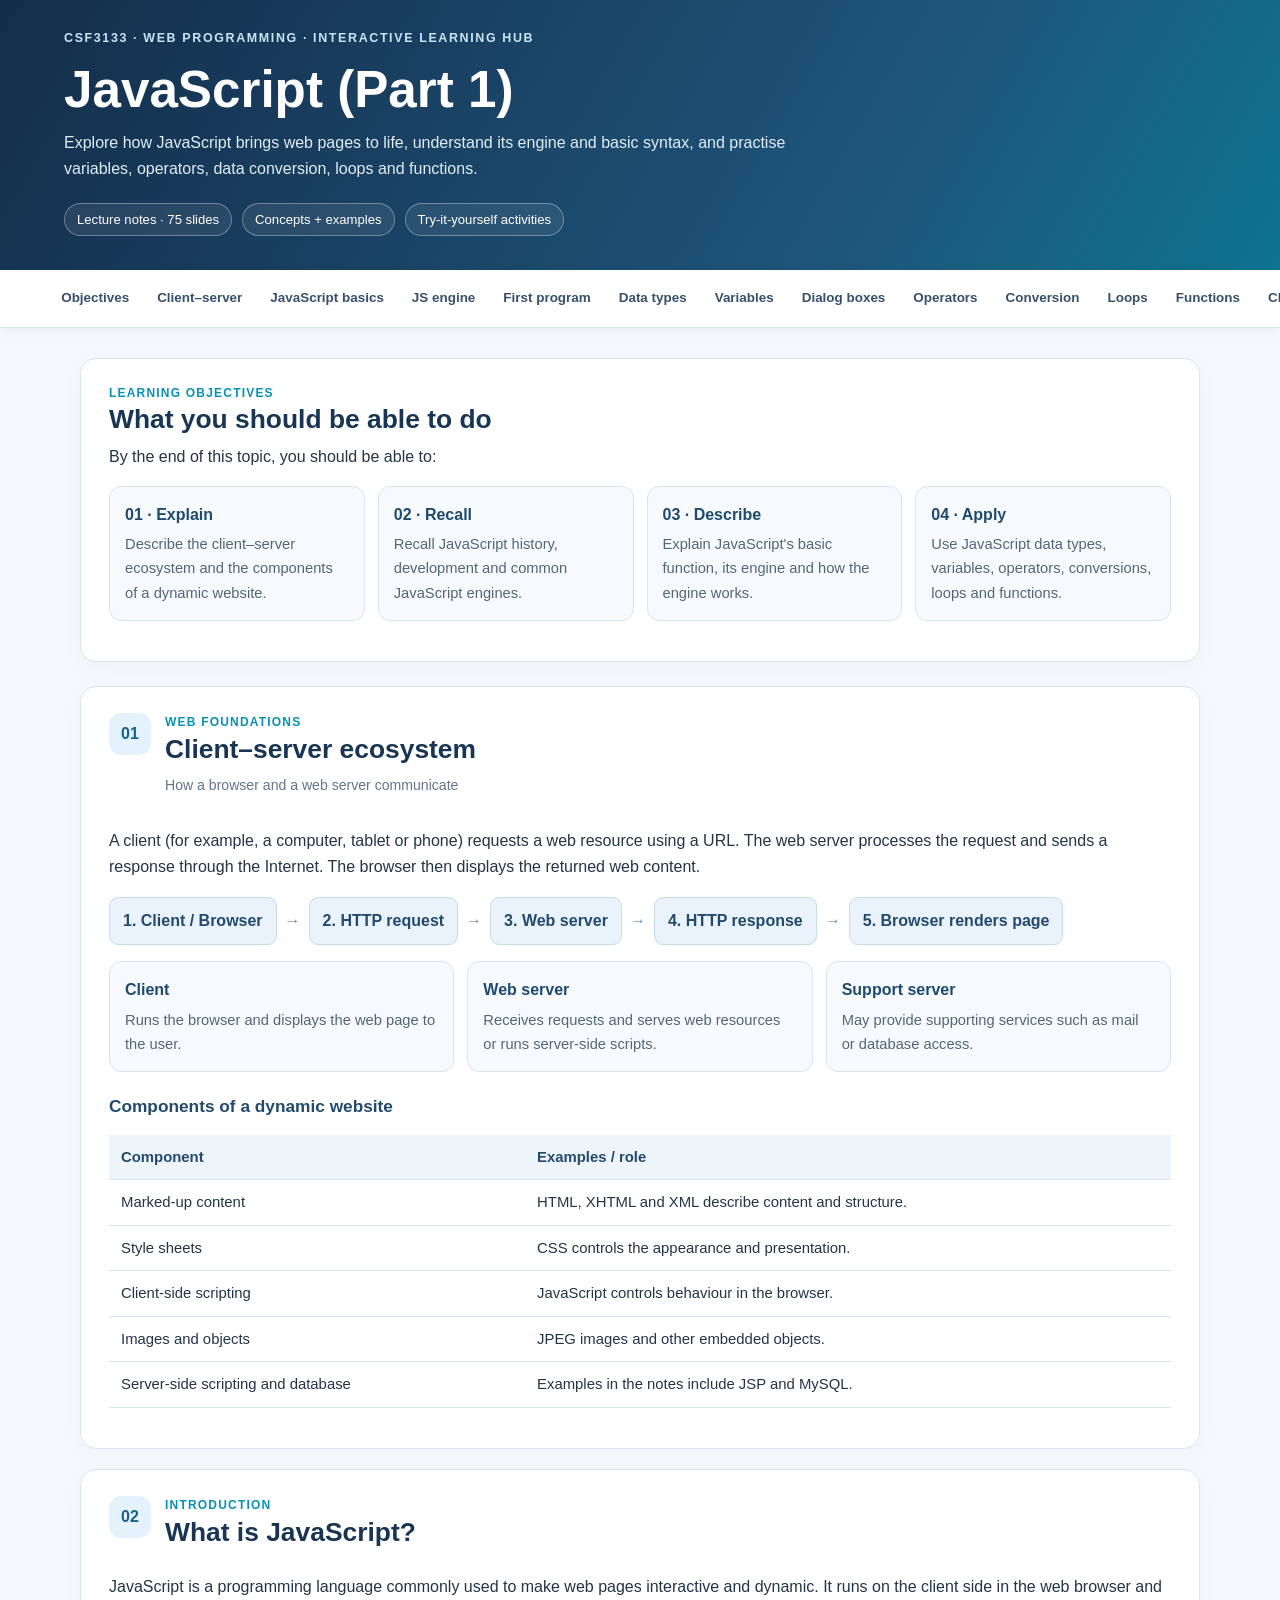
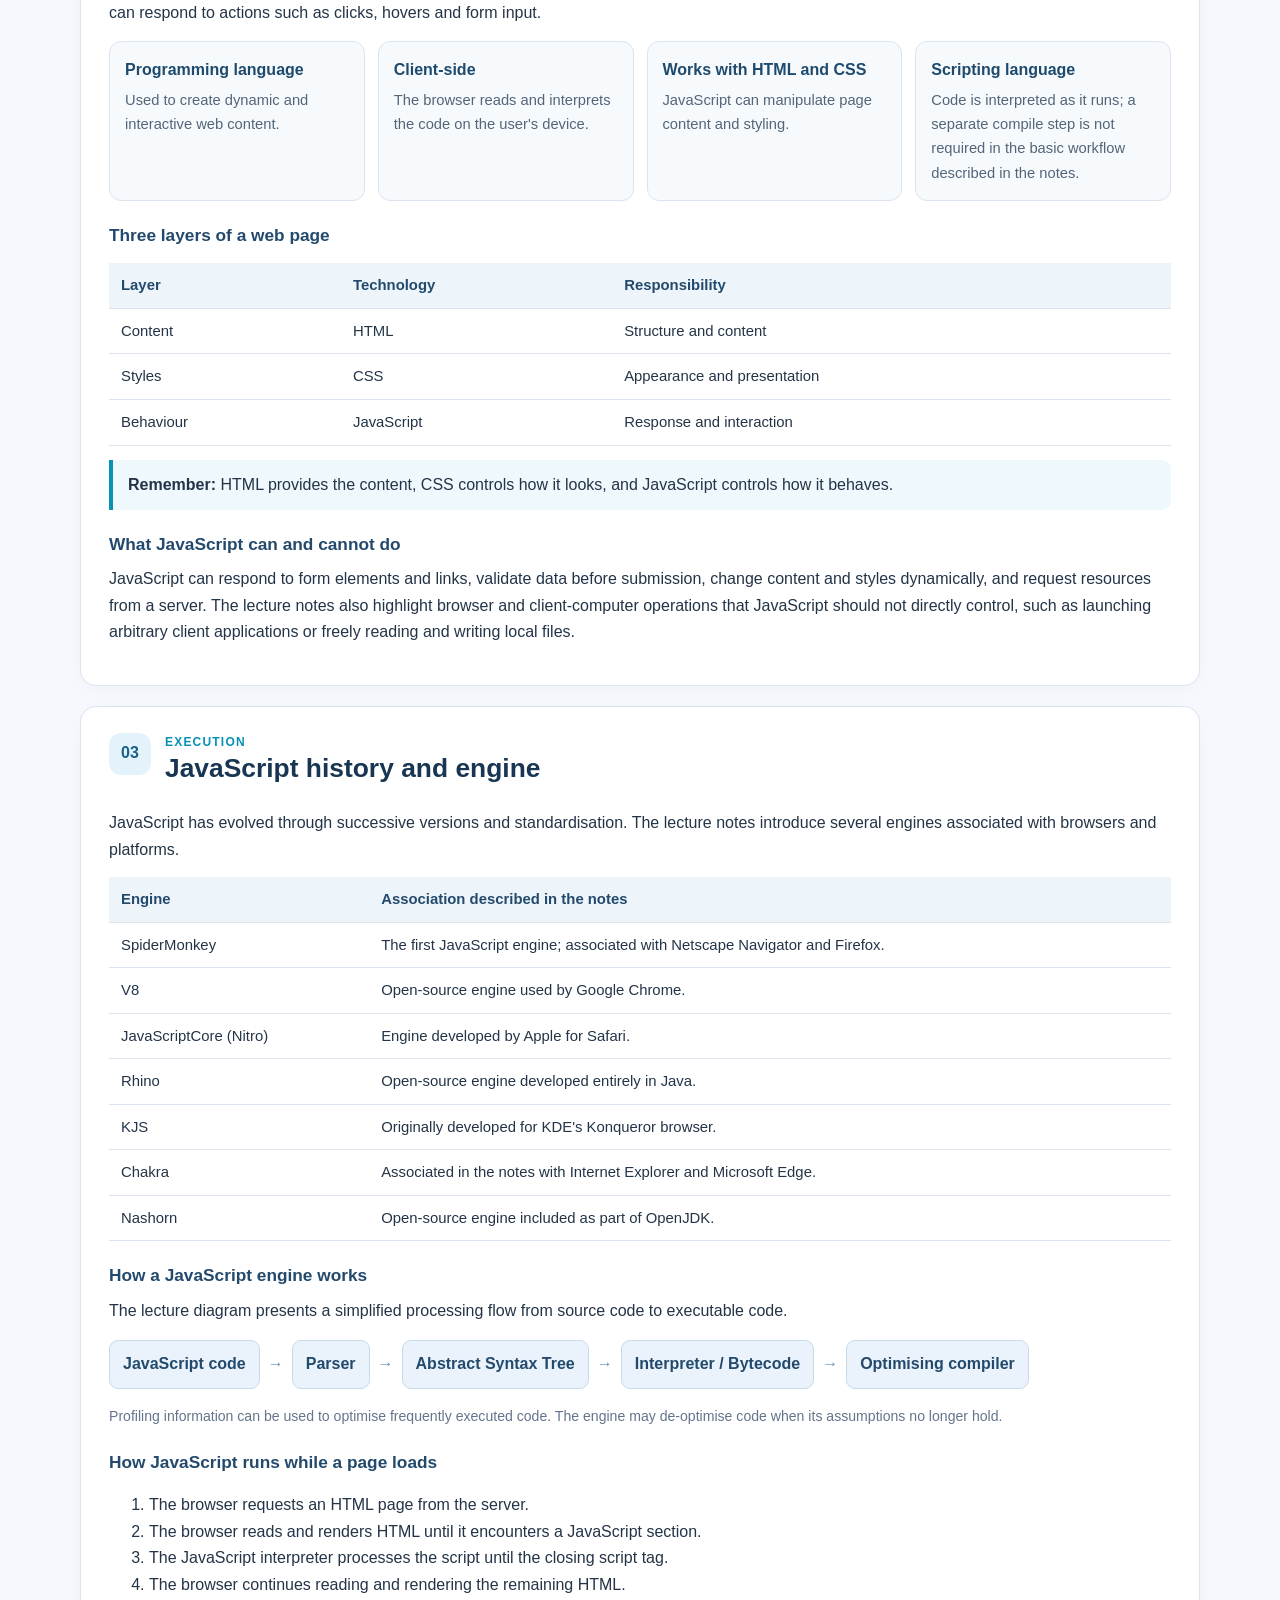
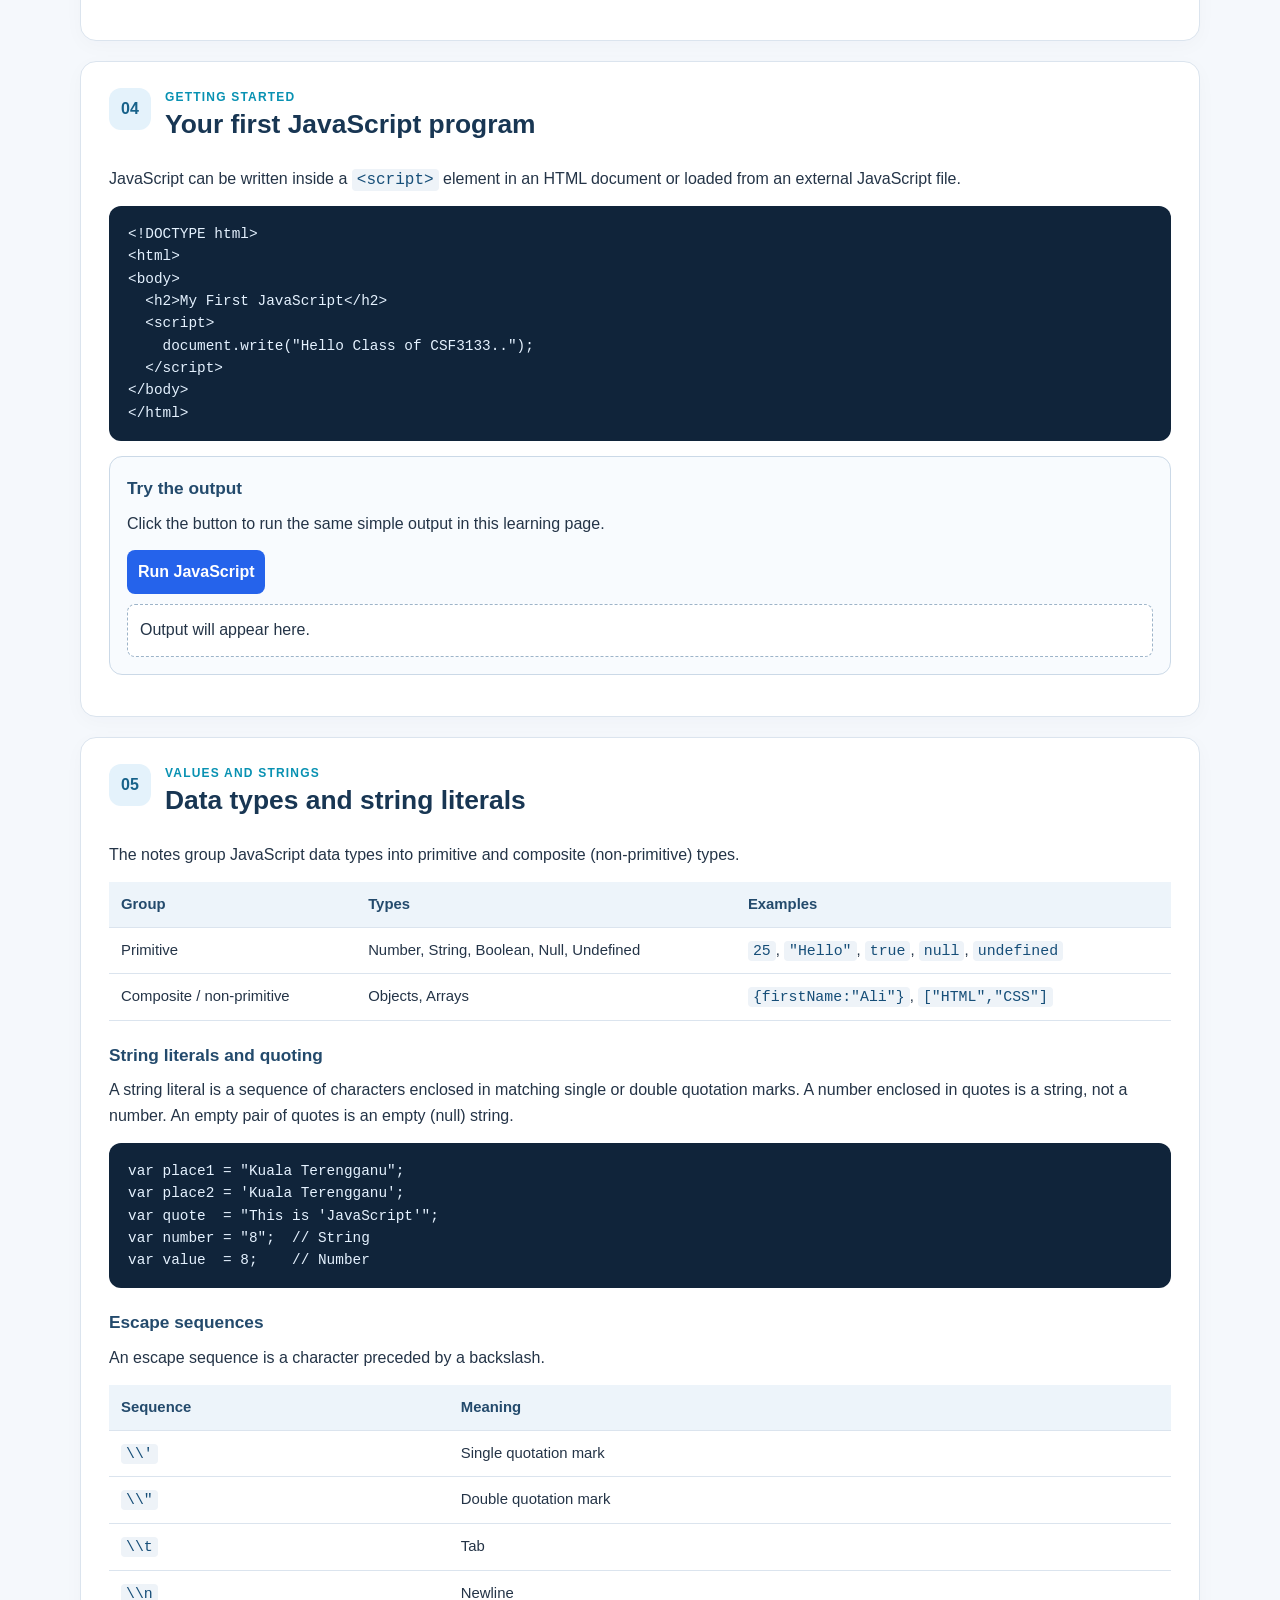
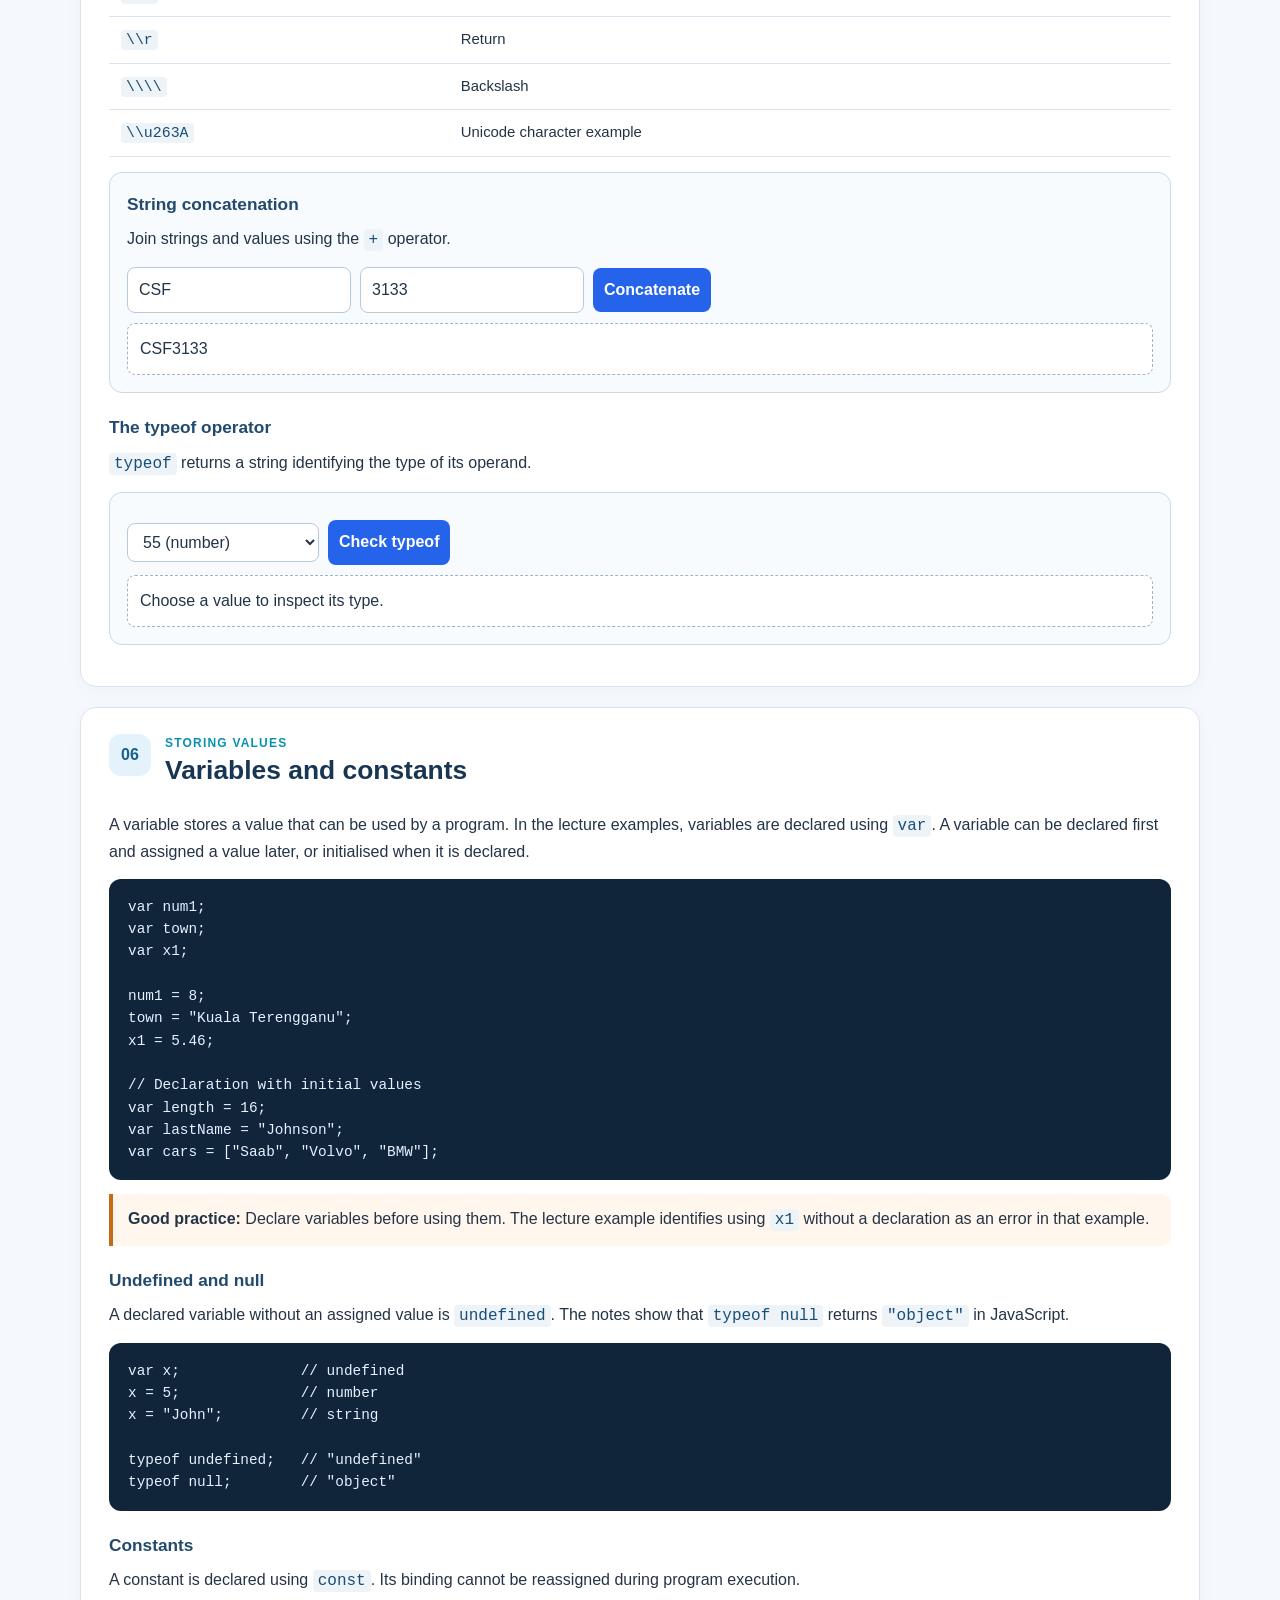
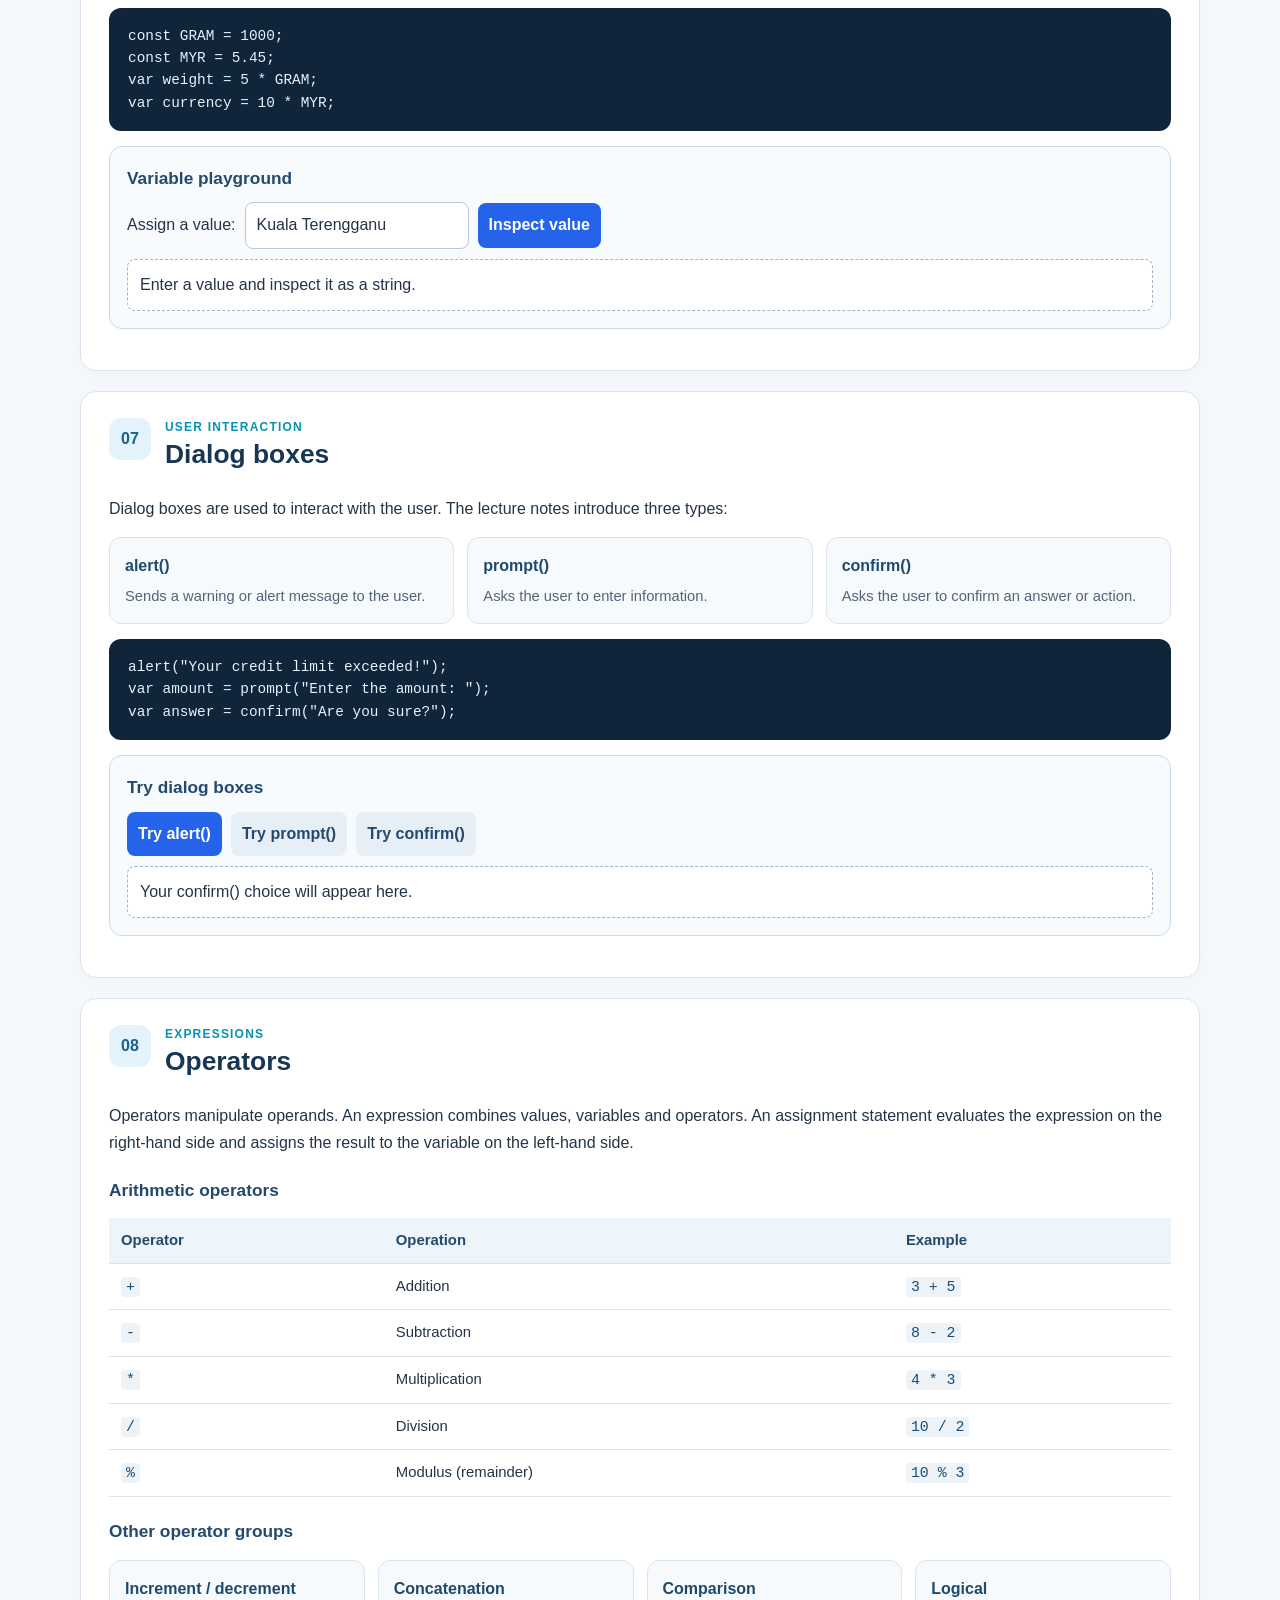
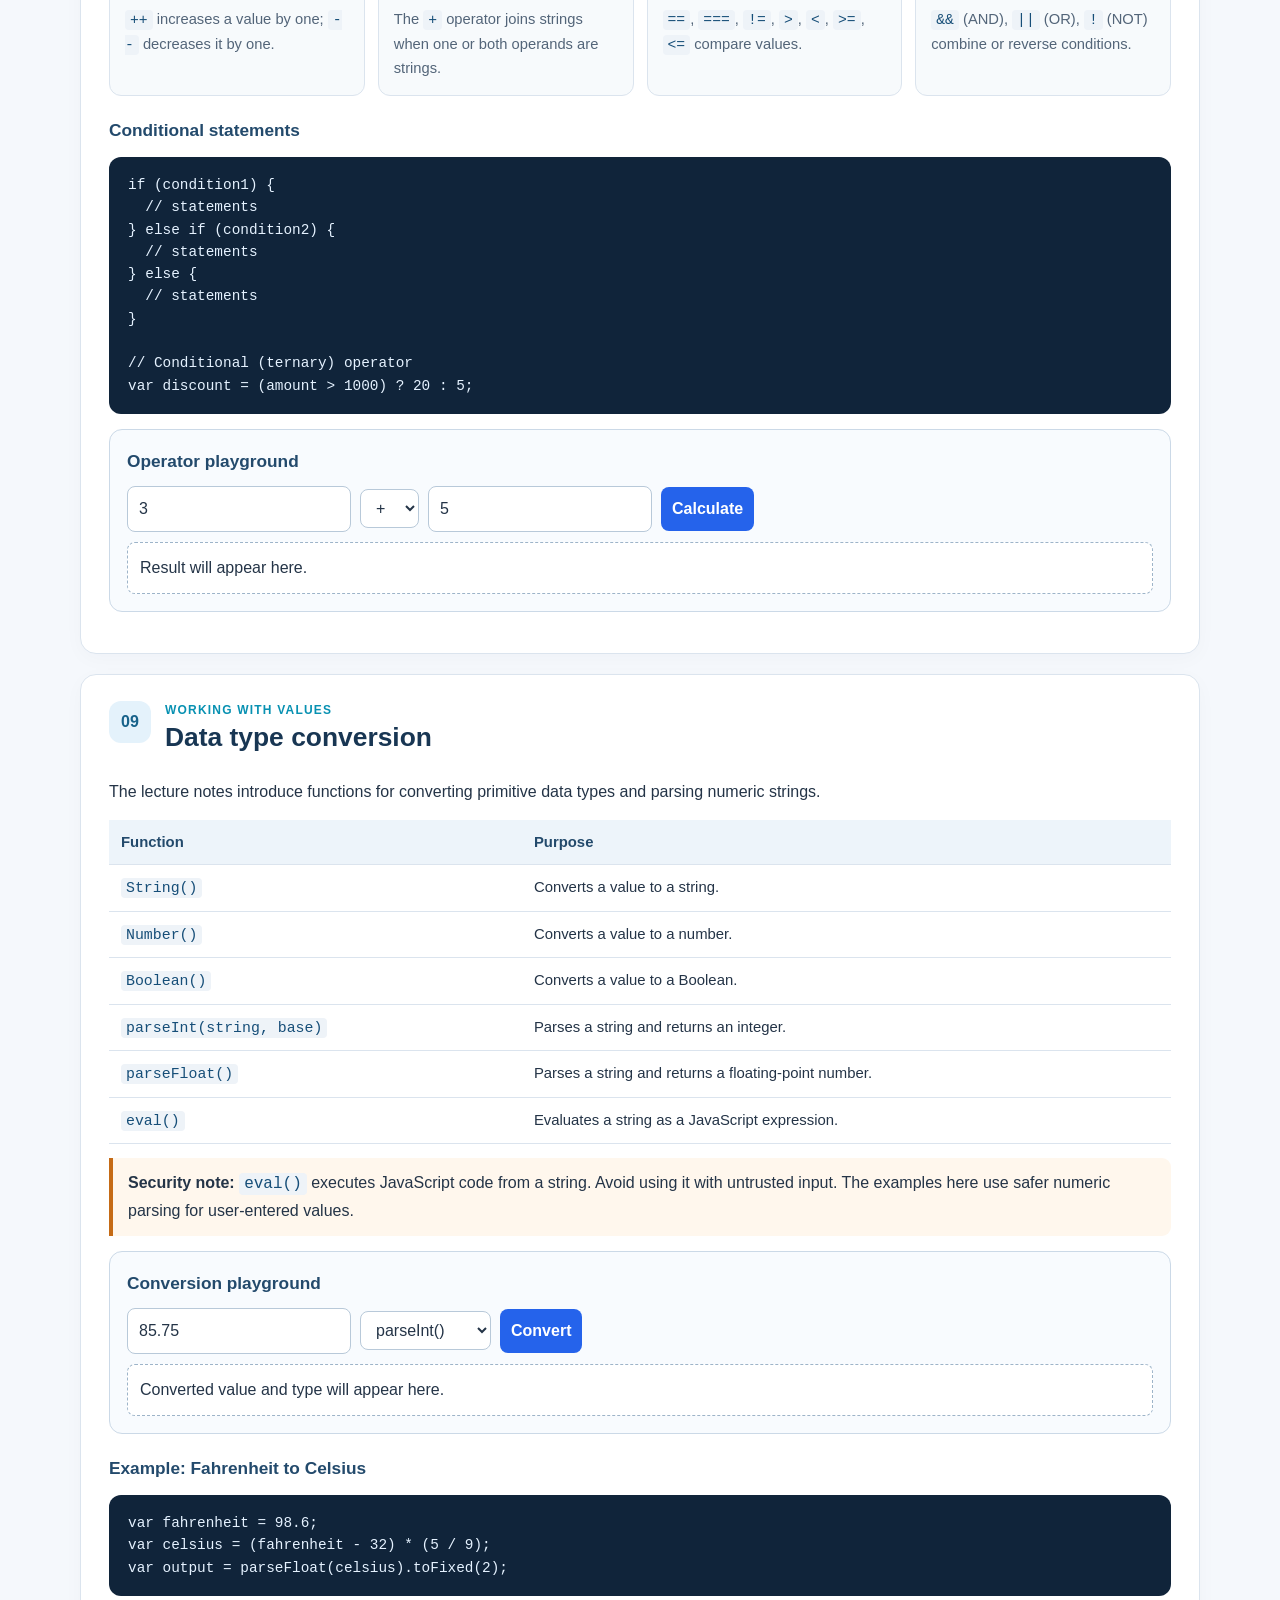
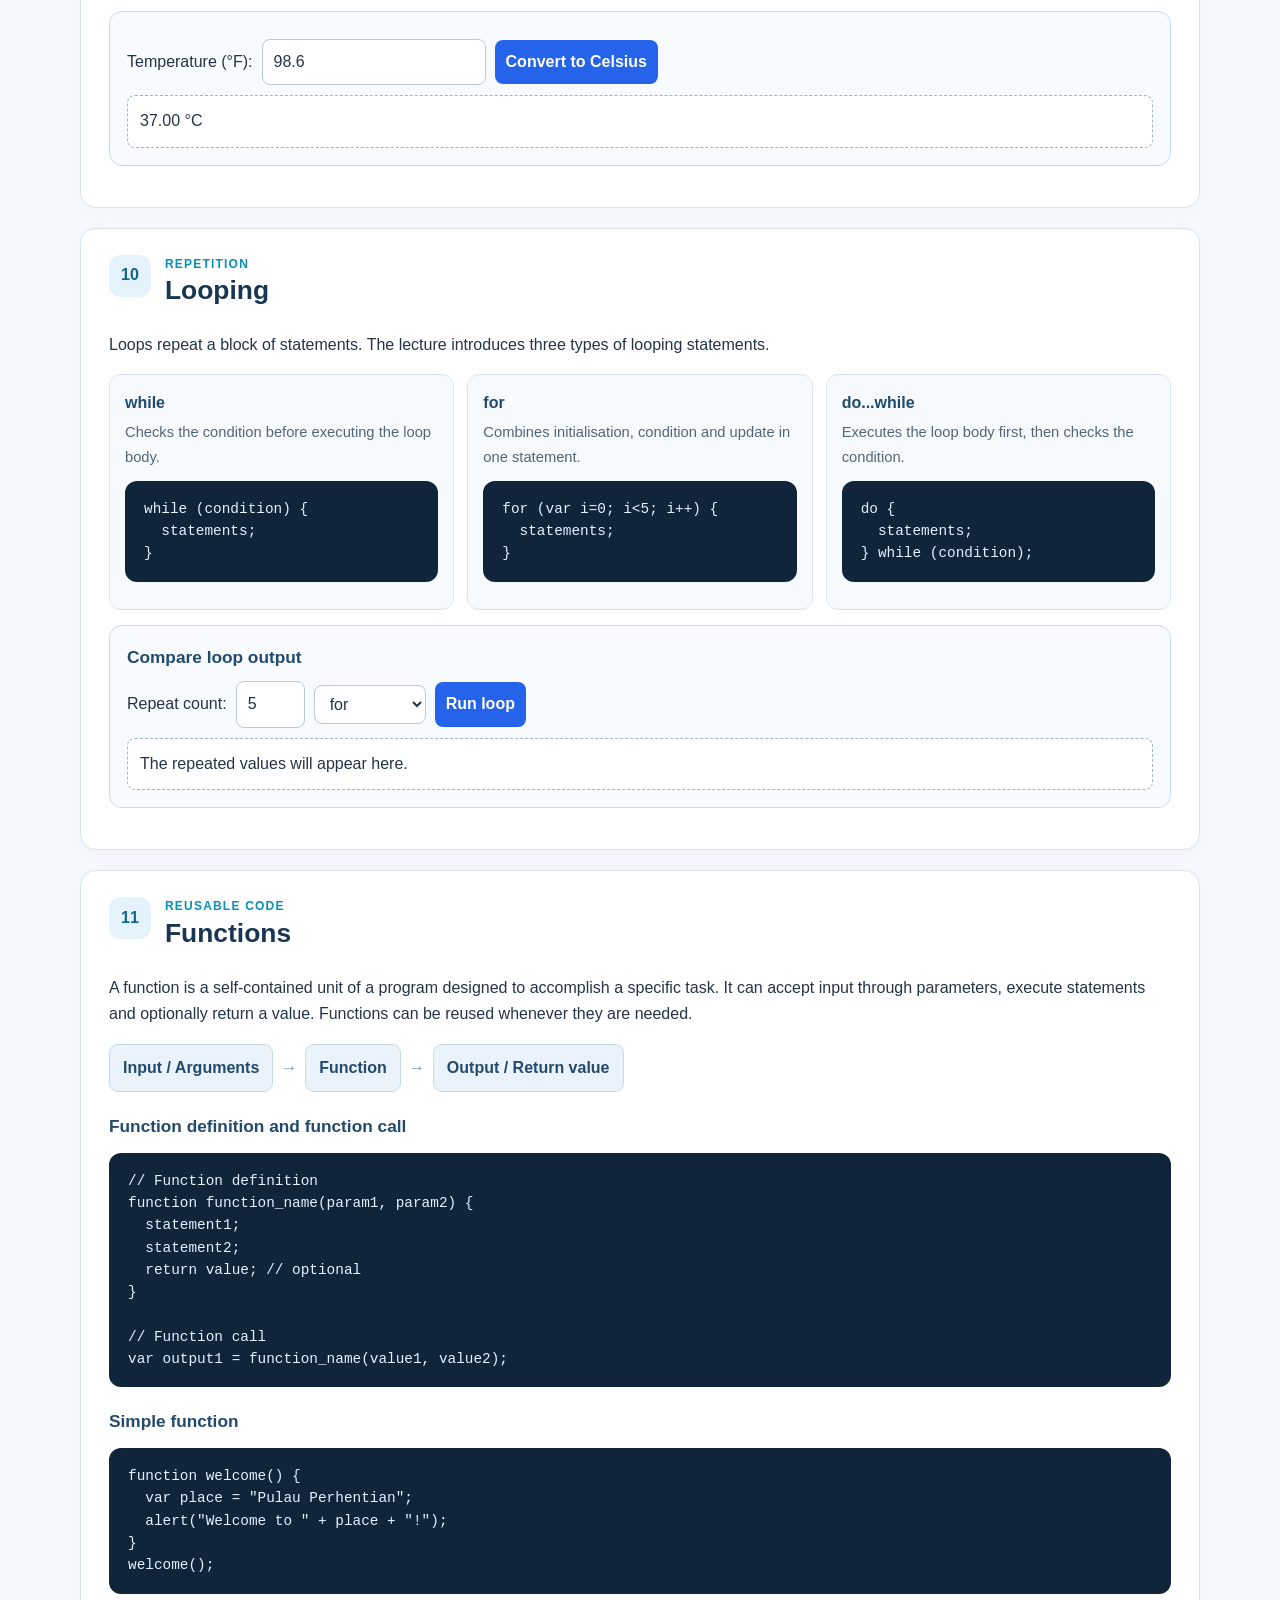
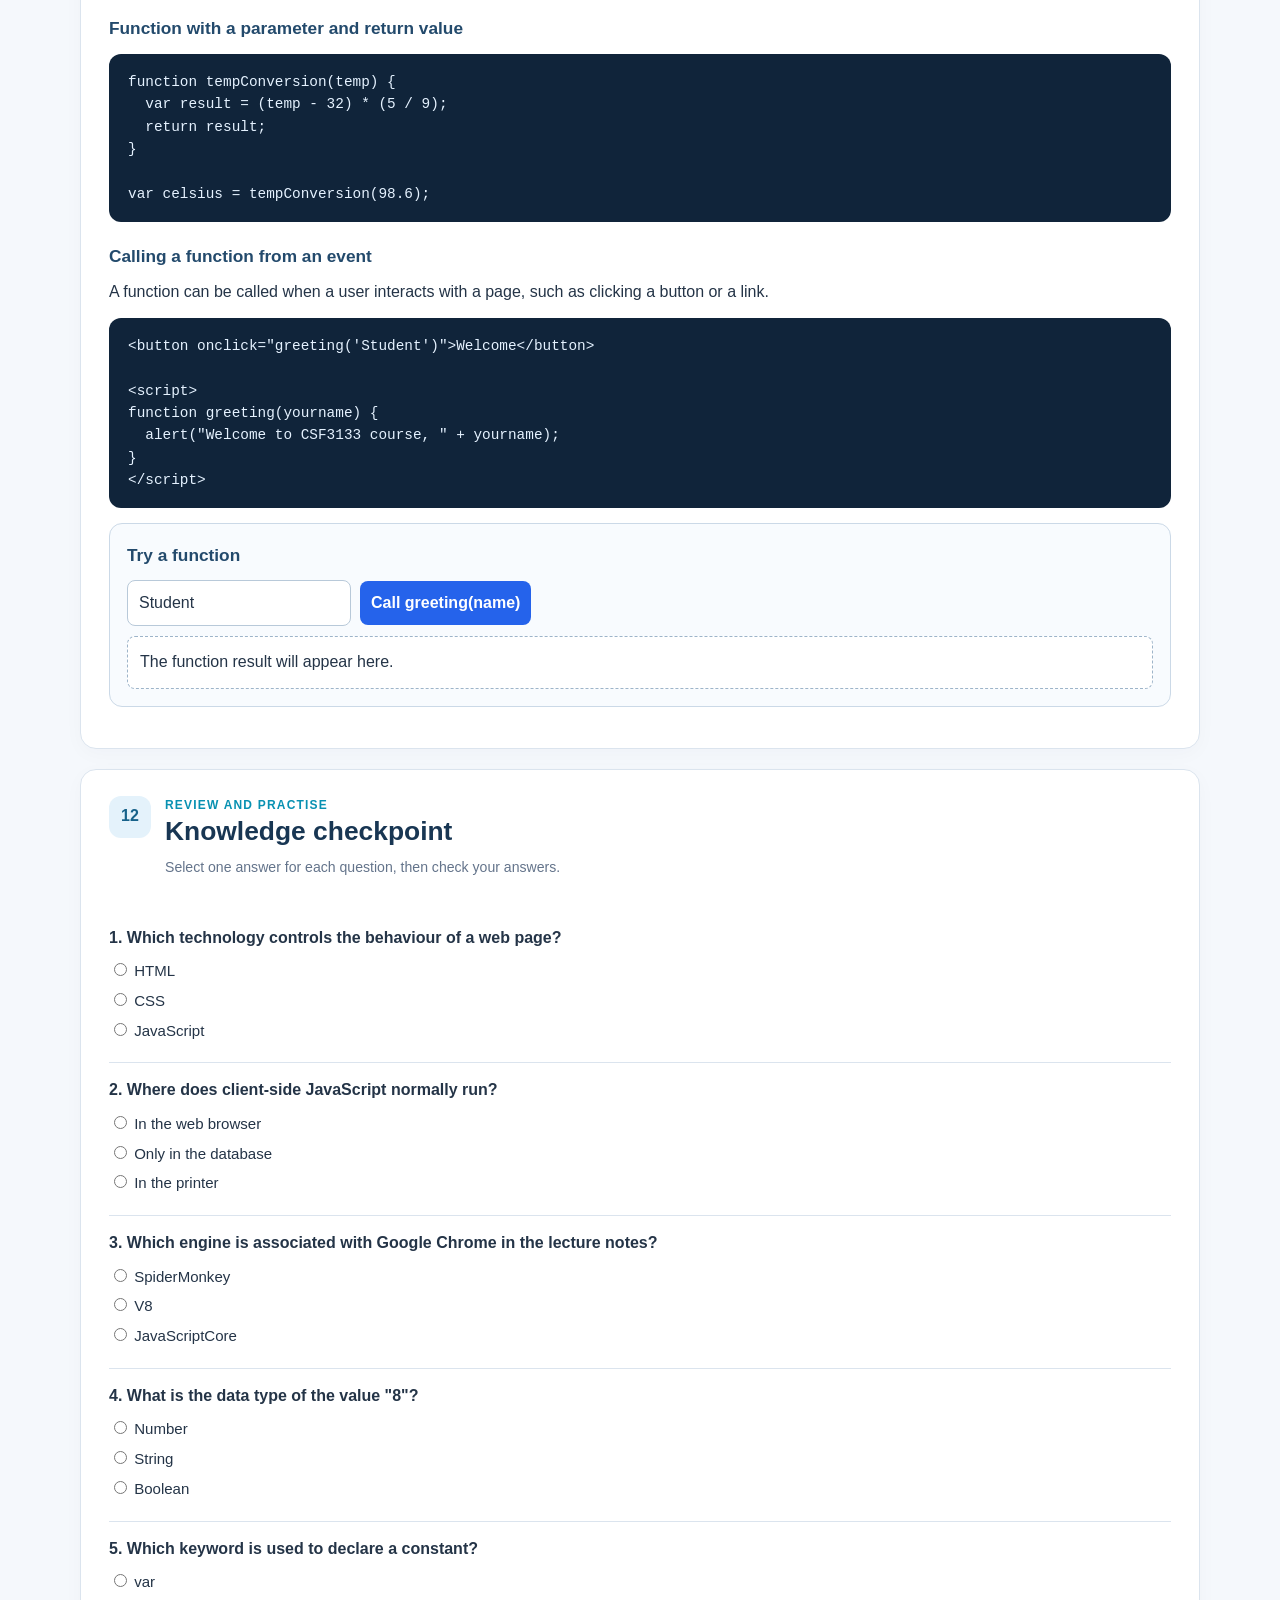
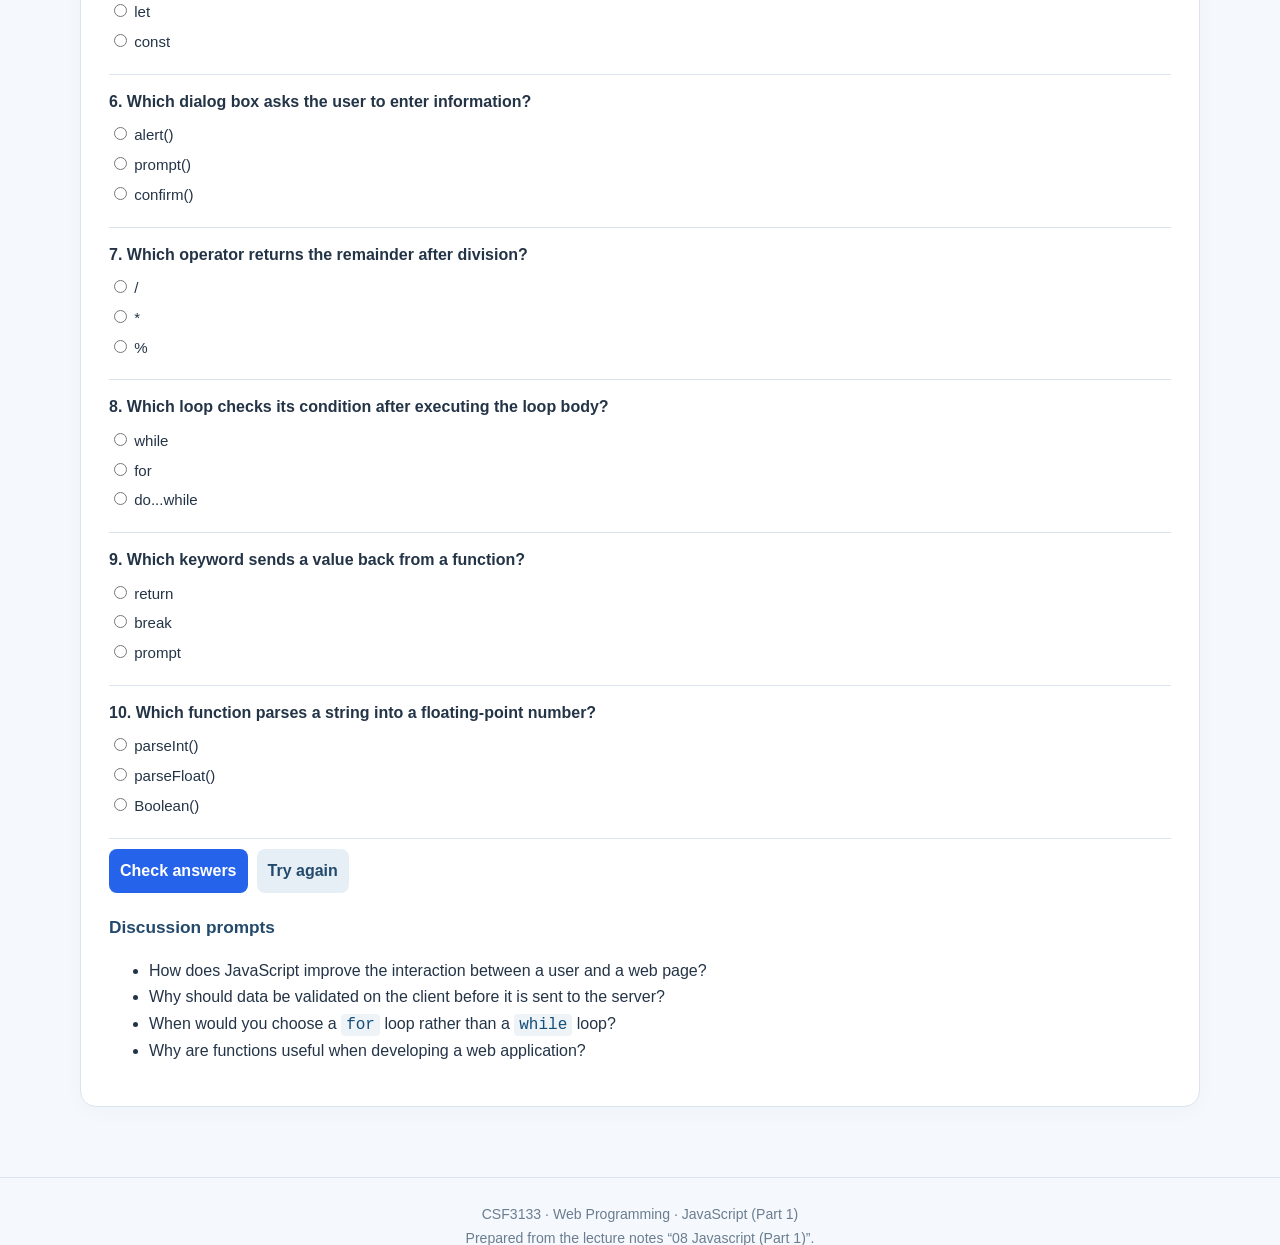
<file: topic7-javascript-part1.html>
<!DOCTYPE html>
<html lang="en">
<head>
<meta charset="UTF-8">
<meta name="viewport" content="width=device-width, initial-scale=1.0">
<title>CSF3133 | JavaScript (Part 1) Learning Hub</title>
<style>
:root{--navy:#183653;--blue:#2563eb;--cyan:#0891b2;--ink:#243447;--muted:#64748b;--line:#dbe4ee;--paper:#f5f8fc;--white:#fff;--soft:#eaf3fb;--green:#16835d;--orange:#c56b16}
*{box-sizing:border-box}html{scroll-behavior:smooth}body{margin:0;background:var(--paper);color:var(--ink);font:16px/1.65 Inter,Segoe UI,Arial,sans-serif}
header{background:linear-gradient(120deg,#142d4b,#1e557a 68%,#0e7490);color:#fff;padding:28px max(5vw,24px) 34px}
.topline{font-size:.78rem;letter-spacing:.13em;text-transform:uppercase;color:#c8e5f4;font-weight:700}
header h1{font-size:clamp(2rem,4vw,3.25rem);line-height:1.12;margin:12px 0}
header p{max-width:780px;color:#e0edf7;margin:0}
.meta{display:flex;gap:10px;flex-wrap:wrap;margin-top:20px}.pill{border:1px solid #ffffff55;background:#ffffff14;border-radius:99px;padding:5px 12px;font-size:.82rem}
nav{position:sticky;top:0;z-index:10;background:#fff;border-bottom:1px solid var(--line);padding:10px max(4vw,18px);display:flex;gap:8px;overflow-x:auto;white-space:nowrap;box-shadow:0 3px 12px #19324b0b}
nav a{color:#36516b;text-decoration:none;font-size:.84rem;font-weight:650;padding:7px 10px;border-radius:8px}nav a:hover{background:var(--soft);color:var(--blue)}
main{width:min(1120px,90%);margin:30px auto 70px}
.intro{background:#fff;border:1px solid var(--line);border-radius:16px;padding:25px 28px;margin-bottom:24px;box-shadow:0 6px 22px #19324b08}
h2{color:var(--navy);font-size:1.65rem;line-height:1.25;margin:0 0 7px}h3{color:#234a6c;font-size:1.08rem;margin:20px 0 8px}p{margin:8px 0 13px}.eyebrow{color:var(--cyan);font-weight:800;letter-spacing:.1em;font-size:.75rem;text-transform:uppercase}
.section{background:#fff;border:1px solid var(--line);border-radius:16px;padding:26px 28px;margin:20px 0;box-shadow:0 5px 20px #19324b07;scroll-margin-top:75px}
.section-head{display:flex;gap:14px;align-items:flex-start;margin-bottom:18px}.num{flex:0 0 42px;height:42px;border-radius:12px;background:#e4f2fb;color:#17628a;display:grid;place-items:center;font-weight:800}
.grid{display:grid;grid-template-columns:repeat(auto-fit,minmax(210px,1fr));gap:13px;margin:15px 0}.tile{background:#f7fafc;border:1px solid var(--line);border-radius:12px;padding:15px}.tile strong{display:block;color:#1e4a6d;margin-bottom:4px}.tile p{font-size:.92rem;margin:0;color:#536579}
table{border-collapse:collapse;width:100%;margin:14px 0;font-size:.93rem}th,td{text-align:left;padding:10px 12px;border-bottom:1px solid var(--line);vertical-align:top}th{background:#edf4fa;color:#234a6c}
pre,code{font-family:Consolas,Monaco,monospace}pre{background:#10243a;color:#e5f2ff;padding:17px 19px;border-radius:12px;overflow:auto;font-size:.9rem;line-height:1.55;margin:12px 0}code{background:#eef3f8;padding:2px 5px;border-radius:4px;color:#164e78}
.note{border-left:4px solid var(--cyan);background:#eff8fc;padding:12px 15px;border-radius:0 9px 9px 0;margin:14px 0}.warning{border-left-color:var(--orange);background:#fff7ed}
.demo{border:1px solid #cbd9e7;background:#f8fbfe;border-radius:13px;padding:17px;margin:15px 0}.demo h3{margin-top:0}.controls{display:flex;gap:9px;flex-wrap:wrap;align-items:center;margin:10px 0}
input,select,button,textarea{font:inherit;border:1px solid #b8c9d9;border-radius:8px;padding:9px 11px;background:#fff;color:var(--ink)}input,textarea{max-width:100%}button{background:var(--blue);color:white;border:0;font-weight:700;cursor:pointer}button:hover{background:#1d4ed8}button.secondary{background:#e6eef6;color:#234a6c}button.secondary:hover{background:#d5e3ef}
.output{background:#fff;border:1px dashed #9db4c9;border-radius:8px;padding:12px;min-height:42px;margin-top:10px;white-space:pre-wrap}.small{font-size:.88rem;color:var(--muted)}
.steps{display:flex;flex-wrap:wrap;gap:8px;align-items:center;margin:16px 0}.step{background:#eaf3fb;border:1px solid #c7dbea;padding:10px 13px;border-radius:9px;font-weight:650;color:#234a6c}.arrow{color:#6b91ad;font-weight:900}
.quiz-q{padding:14px 0;border-bottom:1px solid var(--line)}.quiz-q p{font-weight:700;margin:0 0 8px}.quiz-q label{display:block;margin:5px 0;font-size:.94rem}.feedback{font-weight:700;margin-top:12px}
footer{text-align:center;color:#6b7d90;padding:25px;border-top:1px solid var(--line);font-size:.88rem}
@media(max-width:650px){main{width:94%;margin-top:16px}.section,.intro{padding:20px 17px}header{padding:25px 20px}.section-head{gap:10px}}
</style>
</head>
<body>
<header>
 <div class="topline">CSF3133 · Web Programming · Interactive Learning Hub</div>
 <h1>JavaScript (Part 1)</h1>
 <p>Explore how JavaScript brings web pages to life, understand its engine and basic syntax, and practise variables, operators, data conversion, loops and functions.</p>
 <div class="meta"><span class="pill">Lecture notes · 75 slides</span><span class="pill">Concepts + examples</span><span class="pill">Try-it-yourself activities</span></div>
</header>
<nav>
 <a href="#objectives">Objectives</a><a href="#ecosystem">Client–server</a><a href="#intro">JavaScript basics</a><a href="#engine">JS engine</a><a href="#first">First program</a><a href="#data">Data types</a><a href="#variables">Variables</a><a href="#dialogs">Dialog boxes</a><a href="#operators">Operators</a><a href="#conversion">Conversion</a><a href="#loops">Loops</a><a href="#functions">Functions</a><a href="#checkpoint">Checkpoint</a>
</nav>
<main>
<section class="intro" id="objectives">
 <div class="eyebrow">Learning objectives</div><h2>What you should be able to do</h2>
 <p>By the end of this topic, you should be able to:</p>
 <div class="grid">
  <div class="tile"><strong>01 · Explain</strong><p>Describe the client–server ecosystem and the components of a dynamic website.</p></div>
  <div class="tile"><strong>02 · Recall</strong><p>Recall JavaScript history, development and common JavaScript engines.</p></div>
  <div class="tile"><strong>03 · Describe</strong><p>Explain JavaScript's basic function, its engine and how the engine works.</p></div>
  <div class="tile"><strong>04 · Apply</strong><p>Use JavaScript data types, variables, operators, conversions, loops and functions.</p></div>
 </div>
</section>

<section class="section" id="ecosystem">
 <div class="section-head"><div class="num">01</div><div><div class="eyebrow">Web foundations</div><h2>Client–server ecosystem</h2><p class="small">How a browser and a web server communicate</p></div></div>
 <p>A client (for example, a computer, tablet or phone) requests a web resource using a URL. The web server processes the request and sends a response through the Internet. The browser then displays the returned web content.</p>
 <div class="steps"><span class="step">1. Client / Browser</span><span class="arrow">→</span><span class="step">2. HTTP request</span><span class="arrow">→</span><span class="step">3. Web server</span><span class="arrow">→</span><span class="step">4. HTTP response</span><span class="arrow">→</span><span class="step">5. Browser renders page</span></div>
 <div class="grid"><div class="tile"><strong>Client</strong><p>Runs the browser and displays the web page to the user.</p></div><div class="tile"><strong>Web server</strong><p>Receives requests and serves web resources or runs server-side scripts.</p></div><div class="tile"><strong>Support server</strong><p>May provide supporting services such as mail or database access.</p></div></div>
 <h3>Components of a dynamic website</h3>
 <table><thead><tr><th>Component</th><th>Examples / role</th></tr></thead><tbody><tr><td>Marked-up content</td><td>HTML, XHTML and XML describe content and structure.</td></tr><tr><td>Style sheets</td><td>CSS controls the appearance and presentation.</td></tr><tr><td>Client-side scripting</td><td>JavaScript controls behaviour in the browser.</td></tr><tr><td>Images and objects</td><td>JPEG images and other embedded objects.</td></tr><tr><td>Server-side scripting and database</td><td>Examples in the notes include JSP and MySQL.</td></tr></tbody></table>
</section>

<section class="section" id="intro">
 <div class="section-head"><div class="num">02</div><div><div class="eyebrow">Introduction</div><h2>What is JavaScript?</h2></div></div>
 <p>JavaScript is a programming language commonly used to make web pages interactive and dynamic. It runs on the client side in the web browser and can respond to actions such as clicks, hovers and form input.</p>
 <div class="grid"><div class="tile"><strong>Programming language</strong><p>Used to create dynamic and interactive web content.</p></div><div class="tile"><strong>Client-side</strong><p>The browser reads and interprets the code on the user's device.</p></div><div class="tile"><strong>Works with HTML and CSS</strong><p>JavaScript can manipulate page content and styling.</p></div><div class="tile"><strong>Scripting language</strong><p>Code is interpreted as it runs; a separate compile step is not required in the basic workflow described in the notes.</p></div></div>
 <h3>Three layers of a web page</h3>
 <table><tr><th>Layer</th><th>Technology</th><th>Responsibility</th></tr><tr><td>Content</td><td>HTML</td><td>Structure and content</td></tr><tr><td>Styles</td><td>CSS</td><td>Appearance and presentation</td></tr><tr><td>Behaviour</td><td>JavaScript</td><td>Response and interaction</td></tr></table>
 <div class="note"><strong>Remember:</strong> HTML provides the content, CSS controls how it looks, and JavaScript controls how it behaves.</div>
 <h3>What JavaScript can and cannot do</h3>
 <p>JavaScript can respond to form elements and links, validate data before submission, change content and styles dynamically, and request resources from a server. The lecture notes also highlight browser and client-computer operations that JavaScript should not directly control, such as launching arbitrary client applications or freely reading and writing local files.</p>
</section>

<section class="section" id="engine">
 <div class="section-head"><div class="num">03</div><div><div class="eyebrow">Execution</div><h2>JavaScript history and engine</h2></div></div>
 <p>JavaScript has evolved through successive versions and standardisation. The lecture notes introduce several engines associated with browsers and platforms.</p>
 <table><thead><tr><th>Engine</th><th>Association described in the notes</th></tr></thead><tbody><tr><td>SpiderMonkey</td><td>The first JavaScript engine; associated with Netscape Navigator and Firefox.</td></tr><tr><td>V8</td><td>Open-source engine used by Google Chrome.</td></tr><tr><td>JavaScriptCore (Nitro)</td><td>Engine developed by Apple for Safari.</td></tr><tr><td>Rhino</td><td>Open-source engine developed entirely in Java.</td></tr><tr><td>KJS</td><td>Originally developed for KDE's Konqueror browser.</td></tr><tr><td>Chakra</td><td>Associated in the notes with Internet Explorer and Microsoft Edge.</td></tr><tr><td>Nashorn</td><td>Open-source engine included as part of OpenJDK.</td></tr></tbody></table>
 <h3>How a JavaScript engine works</h3>
 <p>The lecture diagram presents a simplified processing flow from source code to executable code.</p>
 <div class="steps"><span class="step">JavaScript code</span><span class="arrow">→</span><span class="step">Parser</span><span class="arrow">→</span><span class="step">Abstract Syntax Tree</span><span class="arrow">→</span><span class="step">Interpreter / Bytecode</span><span class="arrow">→</span><span class="step">Optimising compiler</span></div>
 <p class="small">Profiling information can be used to optimise frequently executed code. The engine may de-optimise code when its assumptions no longer hold.</p>
 <h3>How JavaScript runs while a page loads</h3>
 <ol><li>The browser requests an HTML page from the server.</li><li>The browser reads and renders HTML until it encounters a JavaScript section.</li><li>The JavaScript interpreter processes the script until the closing script tag.</li><li>The browser continues reading and rendering the remaining HTML.</li></ol>
</section>

<section class="section" id="first">
 <div class="section-head"><div class="num">04</div><div><div class="eyebrow">Getting started</div><h2>Your first JavaScript program</h2></div></div>
 <p>JavaScript can be written inside a <code>&lt;script&gt;</code> element in an HTML document or loaded from an external JavaScript file.</p>
 <pre>&lt;!DOCTYPE html&gt;
&lt;html&gt;
&lt;body&gt;
  &lt;h2&gt;My First JavaScript&lt;/h2&gt;
  &lt;script&gt;
    document.write("Hello Class of CSF3133..");
  &lt;/script&gt;
&lt;/body&gt;
&lt;/html&gt;</pre>
 <div class="demo"><h3>Try the output</h3><p>Click the button to run the same simple output in this learning page.</p><button onclick="document.getElementById('firstOut').textContent='Hello Class of CSF3133..'">Run JavaScript</button><div class="output" id="firstOut">Output will appear here.</div></div>
</section>

<section class="section" id="data">
 <div class="section-head"><div class="num">05</div><div><div class="eyebrow">Values and strings</div><h2>Data types and string literals</h2></div></div>
 <p>The notes group JavaScript data types into primitive and composite (non-primitive) types.</p>
 <table><tr><th>Group</th><th>Types</th><th>Examples</th></tr><tr><td>Primitive</td><td>Number, String, Boolean, Null, Undefined</td><td><code>25</code>, <code>"Hello"</code>, <code>true</code>, <code>null</code>, <code>undefined</code></td></tr><tr><td>Composite / non-primitive</td><td>Objects, Arrays</td><td><code>{firstName:"Ali"}</code>, <code>["HTML","CSS"]</code></td></tr></table>
 <h3>String literals and quoting</h3><p>A string literal is a sequence of characters enclosed in matching single or double quotation marks. A number enclosed in quotes is a string, not a number. An empty pair of quotes is an empty (null) string.</p>
 <pre>var place1 = "Kuala Terengganu";
var place2 = 'Kuala Terengganu';
var quote  = "This is 'JavaScript'";
var number = "8";  // String
var value  = 8;    // Number</pre>
 <h3>Escape sequences</h3><p>An escape sequence is a character preceded by a backslash.</p>
 <table><tr><th>Sequence</th><th>Meaning</th></tr><tr><td><code>\\'</code></td><td>Single quotation mark</td></tr><tr><td><code>\\"</code></td><td>Double quotation mark</td></tr><tr><td><code>\\t</code></td><td>Tab</td></tr><tr><td><code>\\n</code></td><td>Newline</td></tr><tr><td><code>\\r</code></td><td>Return</td></tr><tr><td><code>\\\\</code></td><td>Backslash</td></tr><tr><td><code>\\u263A</code></td><td>Unicode character example</td></tr></table>
 <div class="demo"><h3>String concatenation</h3><p>Join strings and values using the <code>+</code> operator.</p><div class="controls"><input id="strA" value="CSF" aria-label="First string"><input id="strB" value="3133" aria-label="Second value"><button onclick="document.getElementById('concatOut').textContent=document.getElementById('strA').value + document.getElementById('strB').value">Concatenate</button></div><div class="output" id="concatOut">CSF3133</div></div>
 <h3>The typeof operator</h3><p><code>typeof</code> returns a string identifying the type of its operand.</p>
 <div class="demo"><div class="controls"><select id="typeChoice"><option value="55">55 (number)</option><option value='"Hello World"'>"Hello World" (string)</option><option value="true">true (boolean)</option><option value="null">null</option><option value="undefined">undefined</option></select><button onclick="showType()">Check typeof</button></div><div class="output" id="typeOut">Choose a value to inspect its type.</div></div>
</section>

<section class="section" id="variables">
 <div class="section-head"><div class="num">06</div><div><div class="eyebrow">Storing values</div><h2>Variables and constants</h2></div></div>
 <p>A variable stores a value that can be used by a program. In the lecture examples, variables are declared using <code>var</code>. A variable can be declared first and assigned a value later, or initialised when it is declared.</p>
 <pre>var num1;
var town;
var x1;

num1 = 8;
town = "Kuala Terengganu";
x1 = 5.46;

// Declaration with initial values
var length = 16;
var lastName = "Johnson";
var cars = ["Saab", "Volvo", "BMW"];</pre>
 <div class="note warning"><strong>Good practice:</strong> Declare variables before using them. The lecture example identifies using <code>x1</code> without a declaration as an error in that example.</div>
 <h3>Undefined and null</h3><p>A declared variable without an assigned value is <code>undefined</code>. The notes show that <code>typeof null</code> returns <code>"object"</code> in JavaScript.</p>
 <pre>var x;              // undefined
x = 5;              // number
x = "John";         // string

typeof undefined;   // "undefined"
typeof null;        // "object"</pre>
 <h3>Constants</h3><p>A constant is declared using <code>const</code>. Its binding cannot be reassigned during program execution.</p>
 <pre>const GRAM = 1000;
const MYR = 5.45;
var weight = 5 * GRAM;
var currency = 10 * MYR;</pre>
 <div class="demo"><h3>Variable playground</h3><div class="controls"><label for="varValue">Assign a value:</label><input id="varValue" value="Kuala Terengganu"><button onclick="let v=document.getElementById('varValue').value;document.getElementById('varOut').textContent='Value: '+v+'\\nType: '+typeof v">Inspect value</button></div><div class="output" id="varOut">Enter a value and inspect it as a string.</div></div>
</section>

<section class="section" id="dialogs">
 <div class="section-head"><div class="num">07</div><div><div class="eyebrow">User interaction</div><h2>Dialog boxes</h2></div></div>
 <p>Dialog boxes are used to interact with the user. The lecture notes introduce three types:</p>
 <div class="grid"><div class="tile"><strong>alert()</strong><p>Sends a warning or alert message to the user.</p></div><div class="tile"><strong>prompt()</strong><p>Asks the user to enter information.</p></div><div class="tile"><strong>confirm()</strong><p>Asks the user to confirm an answer or action.</p></div></div>
 <pre>alert("Your credit limit exceeded!");
var amount = prompt("Enter the amount: ");
var answer = confirm("Are you sure?");</pre>
 <div class="demo"><h3>Try dialog boxes</h3><div class="controls"><button onclick="alert('Welcome to CSF3133!')">Try alert()</button><button class="secondary" onclick="let n=prompt('What is your name?'); if(n!==null) alert('Hello, '+n+'!')">Try prompt()</button><button class="secondary" onclick="let ok=confirm('Do you want to continue?'); document.getElementById('confirmOut').textContent=ok?'You selected OK.':'You selected Cancel.'">Try confirm()</button></div><div class="output" id="confirmOut">Your confirm() choice will appear here.</div></div>
</section>

<section class="section" id="operators">
 <div class="section-head"><div class="num">08</div><div><div class="eyebrow">Expressions</div><h2>Operators</h2></div></div>
 <p>Operators manipulate operands. An expression combines values, variables and operators. An assignment statement evaluates the expression on the right-hand side and assigns the result to the variable on the left-hand side.</p>
 <h3>Arithmetic operators</h3><table><tr><th>Operator</th><th>Operation</th><th>Example</th></tr><tr><td><code>+</code></td><td>Addition</td><td><code>3 + 5</code></td></tr><tr><td><code>-</code></td><td>Subtraction</td><td><code>8 - 2</code></td></tr><tr><td><code>*</code></td><td>Multiplication</td><td><code>4 * 3</code></td></tr><tr><td><code>/</code></td><td>Division</td><td><code>10 / 2</code></td></tr><tr><td><code>%</code></td><td>Modulus (remainder)</td><td><code>10 % 3</code></td></tr></table>
 <h3>Other operator groups</h3><div class="grid"><div class="tile"><strong>Increment / decrement</strong><p><code>++</code> increases a value by one; <code>--</code> decreases it by one.</p></div><div class="tile"><strong>Concatenation</strong><p>The <code>+</code> operator joins strings when one or both operands are strings.</p></div><div class="tile"><strong>Comparison</strong><p><code>==</code>, <code>===</code>, <code>!=</code>, <code>&gt;</code>, <code>&lt;</code>, <code>&gt;=</code>, <code>&lt;=</code> compare values.</p></div><div class="tile"><strong>Logical</strong><p><code>&amp;&amp;</code> (AND), <code>||</code> (OR), <code>!</code> (NOT) combine or reverse conditions.</p></div></div>
 <h3>Conditional statements</h3><pre>if (condition1) {
  // statements
} else if (condition2) {
  // statements
} else {
  // statements
}

// Conditional (ternary) operator
var discount = (amount > 1000) ? 20 : 5;</pre>
 <div class="demo"><h3>Operator playground</h3><div class="controls"><input type="number" id="opA" value="3" aria-label="First number"><select id="op"><option value="+">+</option><option value="-">−</option><option value="*">×</option><option value="/">÷</option><option value="%">%</option></select><input type="number" id="opB" value="5" aria-label="Second number"><button onclick="calculate()">Calculate</button></div><div class="output" id="opOut">Result will appear here.</div></div>
</section>

<section class="section" id="conversion">
 <div class="section-head"><div class="num">09</div><div><div class="eyebrow">Working with values</div><h2>Data type conversion</h2></div></div>
 <p>The lecture notes introduce functions for converting primitive data types and parsing numeric strings.</p>
 <table><tr><th>Function</th><th>Purpose</th></tr><tr><td><code>String()</code></td><td>Converts a value to a string.</td></tr><tr><td><code>Number()</code></td><td>Converts a value to a number.</td></tr><tr><td><code>Boolean()</code></td><td>Converts a value to a Boolean.</td></tr><tr><td><code>parseInt(string, base)</code></td><td>Parses a string and returns an integer.</td></tr><tr><td><code>parseFloat()</code></td><td>Parses a string and returns a floating-point number.</td></tr><tr><td><code>eval()</code></td><td>Evaluates a string as a JavaScript expression.</td></tr></table>
 <div class="note warning"><strong>Security note:</strong> <code>eval()</code> executes JavaScript code from a string. Avoid using it with untrusted input. The examples here use safer numeric parsing for user-entered values.</div>
 <div class="demo"><h3>Conversion playground</h3><div class="controls"><input id="convertInput" value="85.75" aria-label="Value to convert"><select id="convertType"><option value="int">parseInt()</option><option value="float">parseFloat()</option><option value="number">Number()</option><option value="string">String()</option><option value="boolean">Boolean()</option></select><button onclick="convertValue()">Convert</button></div><div class="output" id="convertOut">Converted value and type will appear here.</div></div>
 <h3>Example: Fahrenheit to Celsius</h3><pre>var fahrenheit = 98.6;
var celsius = (fahrenheit - 32) * (5 / 9);
var output = parseFloat(celsius).toFixed(2);</pre>
 <div class="demo"><div class="controls"><label for="fahrenheit">Temperature (°F):</label><input type="number" id="fahrenheit" value="98.6"><button onclick="let f=Number(document.getElementById('fahrenheit').value);document.getElementById('tempOut').textContent=((f-32)*5/9).toFixed(2)+' °C'">Convert to Celsius</button></div><div class="output" id="tempOut">37.00 °C</div></div>
</section>

<section class="section" id="loops">
 <div class="section-head"><div class="num">10</div><div><div class="eyebrow">Repetition</div><h2>Looping</h2></div></div>
 <p>Loops repeat a block of statements. The lecture introduces three types of looping statements.</p>
 <div class="grid"><div class="tile"><strong>while</strong><p>Checks the condition before executing the loop body.</p><pre>while (condition) {
  statements;
}</pre></div><div class="tile"><strong>for</strong><p>Combines initialisation, condition and update in one statement.</p><pre>for (var i=0; i&lt;5; i++) {
  statements;
}</pre></div><div class="tile"><strong>do...while</strong><p>Executes the loop body first, then checks the condition.</p><pre>do {
  statements;
} while (condition);</pre></div></div>
 <div class="demo"><h3>Compare loop output</h3><div class="controls"><label for="loopCount">Repeat count:</label><input type="number" id="loopCount" min="1" max="12" value="5"><select id="loopType"><option value="for">for</option><option value="while">while</option><option value="do">do...while</option></select><button onclick="runLoop()">Run loop</button></div><div class="output" id="loopOut">The repeated values will appear here.</div></div>
</section>

<section class="section" id="functions">
 <div class="section-head"><div class="num">11</div><div><div class="eyebrow">Reusable code</div><h2>Functions</h2></div></div>
 <p>A function is a self-contained unit of a program designed to accomplish a specific task. It can accept input through parameters, execute statements and optionally return a value. Functions can be reused whenever they are needed.</p>
 <div class="steps"><span class="step">Input / Arguments</span><span class="arrow">→</span><span class="step">Function</span><span class="arrow">→</span><span class="step">Output / Return value</span></div>
 <h3>Function definition and function call</h3><pre>// Function definition
function function_name(param1, param2) {
  statement1;
  statement2;
  return value; // optional
}

// Function call
var output1 = function_name(value1, value2);</pre>
 <h3>Simple function</h3><pre>function welcome() {
  var place = "Pulau Perhentian";
  alert("Welcome to " + place + "!");
}
welcome();</pre>
 <h3>Function with a parameter and return value</h3><pre>function tempConversion(temp) {
  var result = (temp - 32) * (5 / 9);
  return result;
}

var celsius = tempConversion(98.6);</pre>
 <h3>Calling a function from an event</h3><p>A function can be called when a user interacts with a page, such as clicking a button or a link.</p>
 <pre>&lt;button onclick="greeting('Student')"&gt;Welcome&lt;/button&gt;

&lt;script&gt;
function greeting(yourname) {
  alert("Welcome to CSF3133 course, " + yourname);
}
&lt;/script&gt;</pre>
 <div class="demo"><h3>Try a function</h3><div class="controls"><input id="studentName" value="Student" aria-label="Your name"><button onclick="greetingDemo()">Call greeting(name)</button></div><div class="output" id="greetingOut">The function result will appear here.</div></div>
</section>

<section class="section" id="checkpoint">
 <div class="section-head"><div class="num">12</div><div><div class="eyebrow">Review and practise</div><h2>Knowledge checkpoint</h2><p class="small">Select one answer for each question, then check your answers.</p></div></div>
 <form id="quiz">
  <div class="quiz-q"><p>1. Which technology controls the behaviour of a web page?</p><label><input type="radio" name="q1" value="a"> HTML</label><label><input type="radio" name="q1" value="b"> CSS</label><label><input type="radio" name="q1" value="c"> JavaScript</label></div>
  <div class="quiz-q"><p>2. Where does client-side JavaScript normally run?</p><label><input type="radio" name="q2" value="a"> In the web browser</label><label><input type="radio" name="q2" value="b"> Only in the database</label><label><input type="radio" name="q2" value="c"> In the printer</label></div>
  <div class="quiz-q"><p>3. Which engine is associated with Google Chrome in the lecture notes?</p><label><input type="radio" name="q3" value="a"> SpiderMonkey</label><label><input type="radio" name="q3" value="b"> V8</label><label><input type="radio" name="q3" value="c"> JavaScriptCore</label></div>
  <div class="quiz-q"><p>4. What is the data type of the value "8"?</p><label><input type="radio" name="q4" value="a"> Number</label><label><input type="radio" name="q4" value="b"> String</label><label><input type="radio" name="q4" value="c"> Boolean</label></div>
  <div class="quiz-q"><p>5. Which keyword is used to declare a constant?</p><label><input type="radio" name="q5" value="a"> var</label><label><input type="radio" name="q5" value="b"> let</label><label><input type="radio" name="q5" value="c"> const</label></div>
  <div class="quiz-q"><p>6. Which dialog box asks the user to enter information?</p><label><input type="radio" name="q6" value="a"> alert()</label><label><input type="radio" name="q6" value="b"> prompt()</label><label><input type="radio" name="q6" value="c"> confirm()</label></div>
  <div class="quiz-q"><p>7. Which operator returns the remainder after division?</p><label><input type="radio" name="q7" value="a"> /</label><label><input type="radio" name="q7" value="b"> *</label><label><input type="radio" name="q7" value="c"> %</label></div>
  <div class="quiz-q"><p>8. Which loop checks its condition after executing the loop body?</p><label><input type="radio" name="q8" value="a"> while</label><label><input type="radio" name="q8" value="b"> for</label><label><input type="radio" name="q8" value="c"> do...while</label></div>
  <div class="quiz-q"><p>9. Which keyword sends a value back from a function?</p><label><input type="radio" name="q9" value="a"> return</label><label><input type="radio" name="q9" value="b"> break</label><label><input type="radio" name="q9" value="c"> prompt</label></div>
  <div class="quiz-q"><p>10. Which function parses a string into a floating-point number?</p><label><input type="radio" name="q10" value="a"> parseInt()</label><label><input type="radio" name="q10" value="b"> parseFloat()</label><label><input type="radio" name="q10" value="c"> Boolean()</label></div>
  <div class="controls"><button type="button" onclick="checkQuiz()">Check answers</button><button type="reset" class="secondary" onclick="document.getElementById('quizResult').textContent=''">Try again</button></div><div class="feedback" id="quizResult" aria-live="polite"></div>
 </form>
 <h3>Discussion prompts</h3><ul><li>How does JavaScript improve the interaction between a user and a web page?</li><li>Why should data be validated on the client before it is sent to the server?</li><li>When would you choose a <code>for</code> loop rather than a <code>while</code> loop?</li><li>Why are functions useful when developing a web application?</li></ul>
</section>
</main>
<footer>CSF3133 · Web Programming · JavaScript (Part 1)<br>Prepared from the lecture notes “08 Javascript (Part 1)”.</footer>
<script>
function showType(){const v=document.getElementById('typeChoice').value;let x;if(v==='55')x=55;else if(v==='"Hello World"')x="Hello World";else if(v==='true')x=true;else if(v==='null')x=null;else x=undefined;document.getElementById('typeOut').textContent='Value: '+String(x)+'\\ntypeof: '+typeof x;}
function calculate(){const a=Number(document.getElementById('opA').value),b=Number(document.getElementById('opB').value),op=document.getElementById('op').value;let r;if(op==='+')r=a+b;else if(op==='-')r=a-b;else if(op==='*')r=a*b;else if(op==='/')r=b===0?'Cannot divide by zero':a/b;else r=b===0?'Cannot divide by zero':a%b;document.getElementById('opOut').textContent='Result = '+r;}
function convertValue(){const s=document.getElementById('convertInput').value,t=document.getElementById('convertType').value;let v;if(t==='int')v=parseInt(s,10);if(t==='float')v=parseFloat(s);if(t==='number')v=Number(s);if(t==='string')v=String(s);if(t==='boolean')v=Boolean(s);document.getElementById('convertOut').textContent='Converted value: '+String(v)+'\\ntypeof: '+typeof v;}
function runLoop(){let n=Math.max(1,Math.min(12,Number(document.getElementById('loopCount').value)||1)),t=document.getElementById('loopType').value,out=[];if(t==='for'){for(let i=1;i<=n;i++)out.push(i);}else if(t==='while'){let i=1;while(i<=n){out.push(i);i++;}}else{let i=1;do{out.push(i);i++;}while(i<=n);}document.getElementById('loopOut').textContent=out.join('  ');}
function greetingDemo(){const name=document.getElementById('studentName').value.trim()||'Student';document.getElementById('greetingOut').textContent='Welcome to CSF3133 course, '+name+'!';}
function checkQuiz(){const ans={q1:'c',q2:'a',q3:'b',q4:'b',q5:'c',q6:'b',q7:'c',q8:'c',q9:'a',q10:'b'};let score=0,answered=0;for(const [q,a] of Object.entries(ans)){const s=document.querySelector('input[name="'+q+'"]:checked');if(s){answered++;if(s.value===a)score++;}}const el=document.getElementById('quizResult');el.textContent='You scored '+score+' out of 10. ('+answered+' answered)'+(answered<10?' Complete the unanswered questions and try again.':'');el.style.color=score>=8?'#16835d':'#b45309';}
</script>
</body>
</html>
</file>
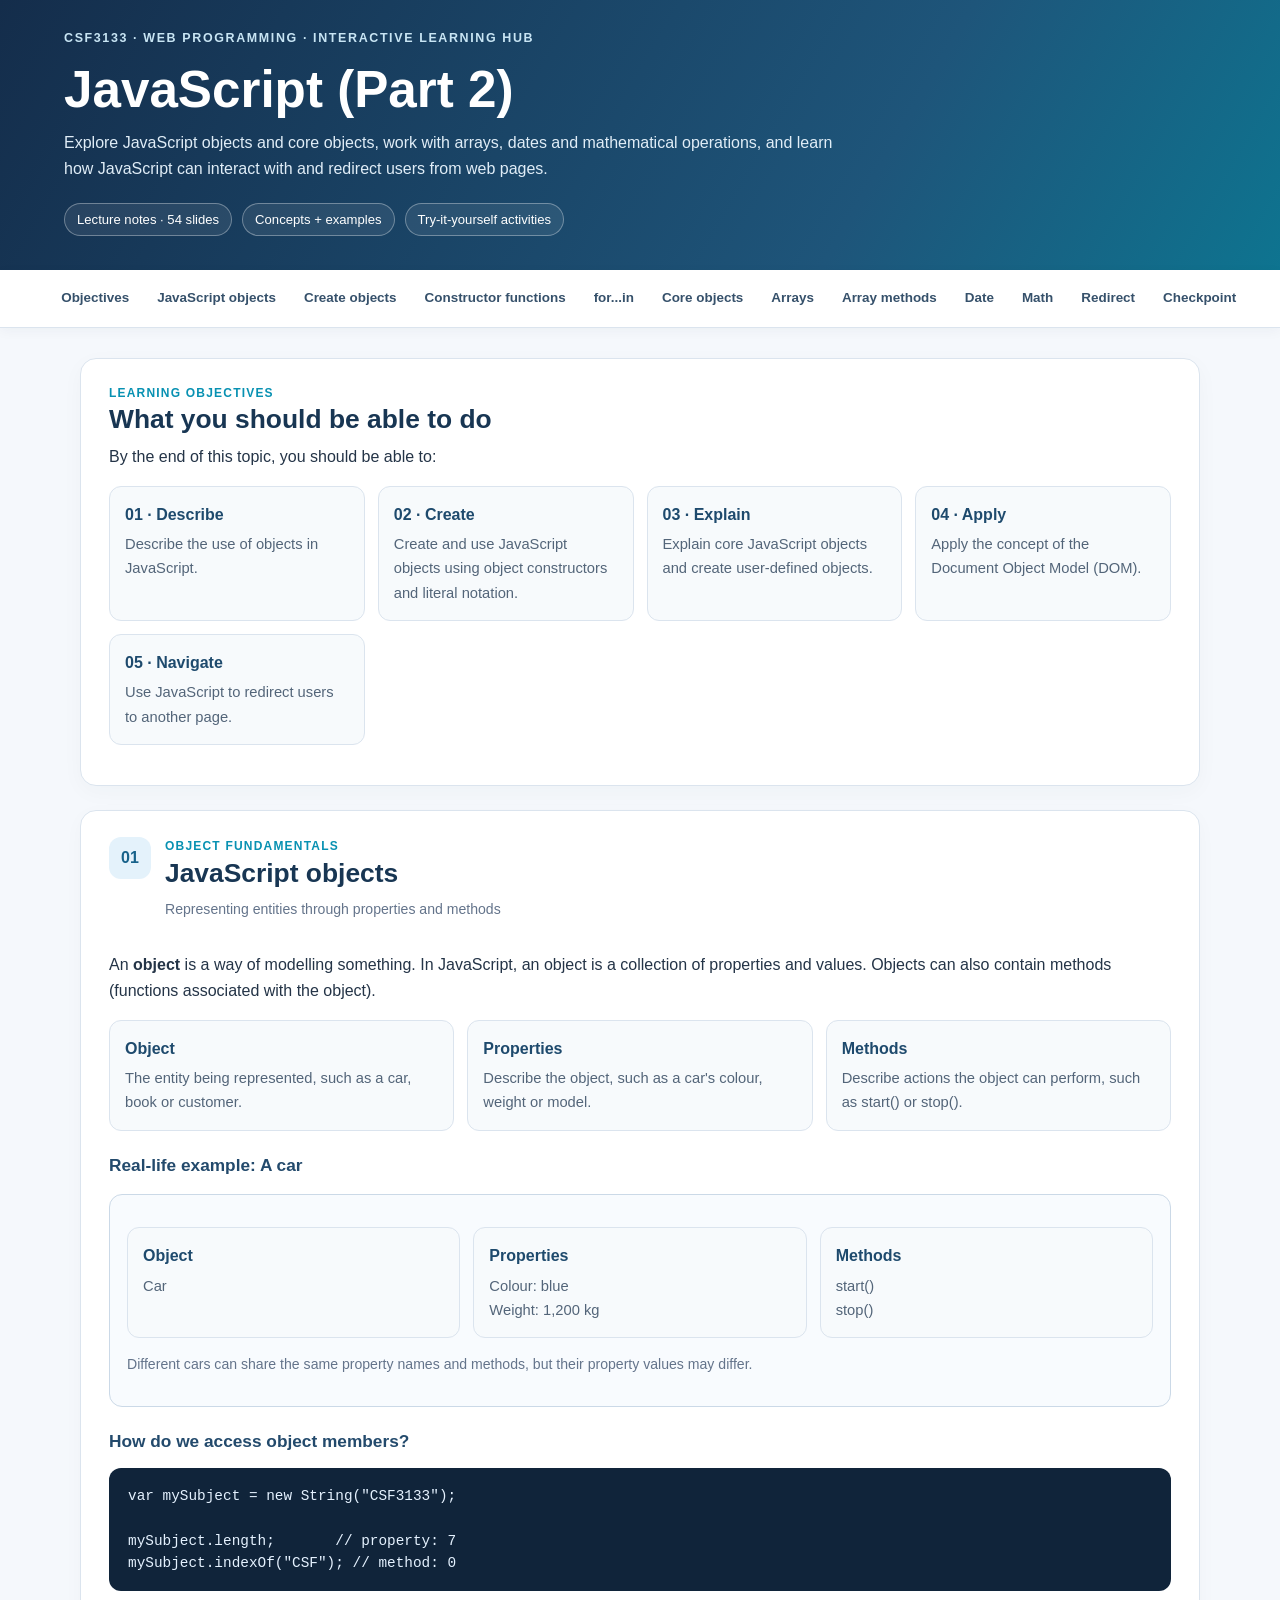
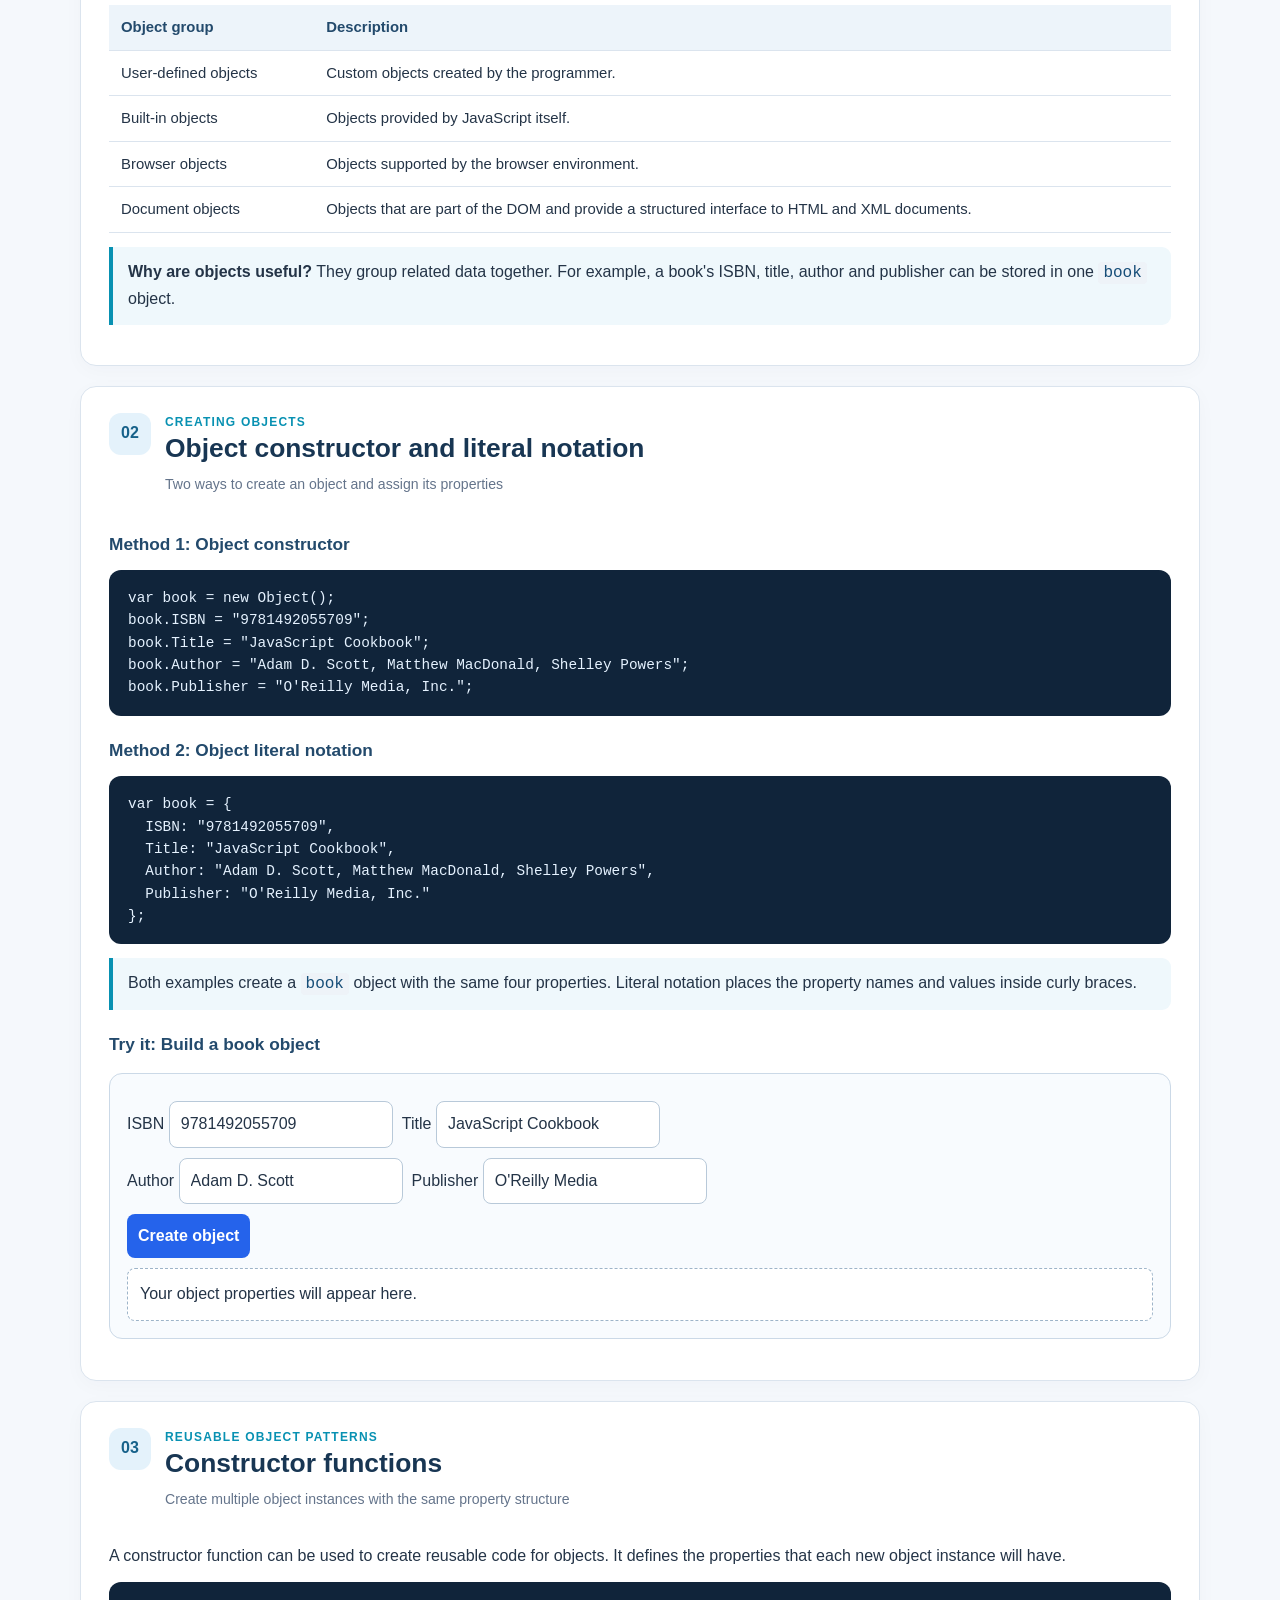
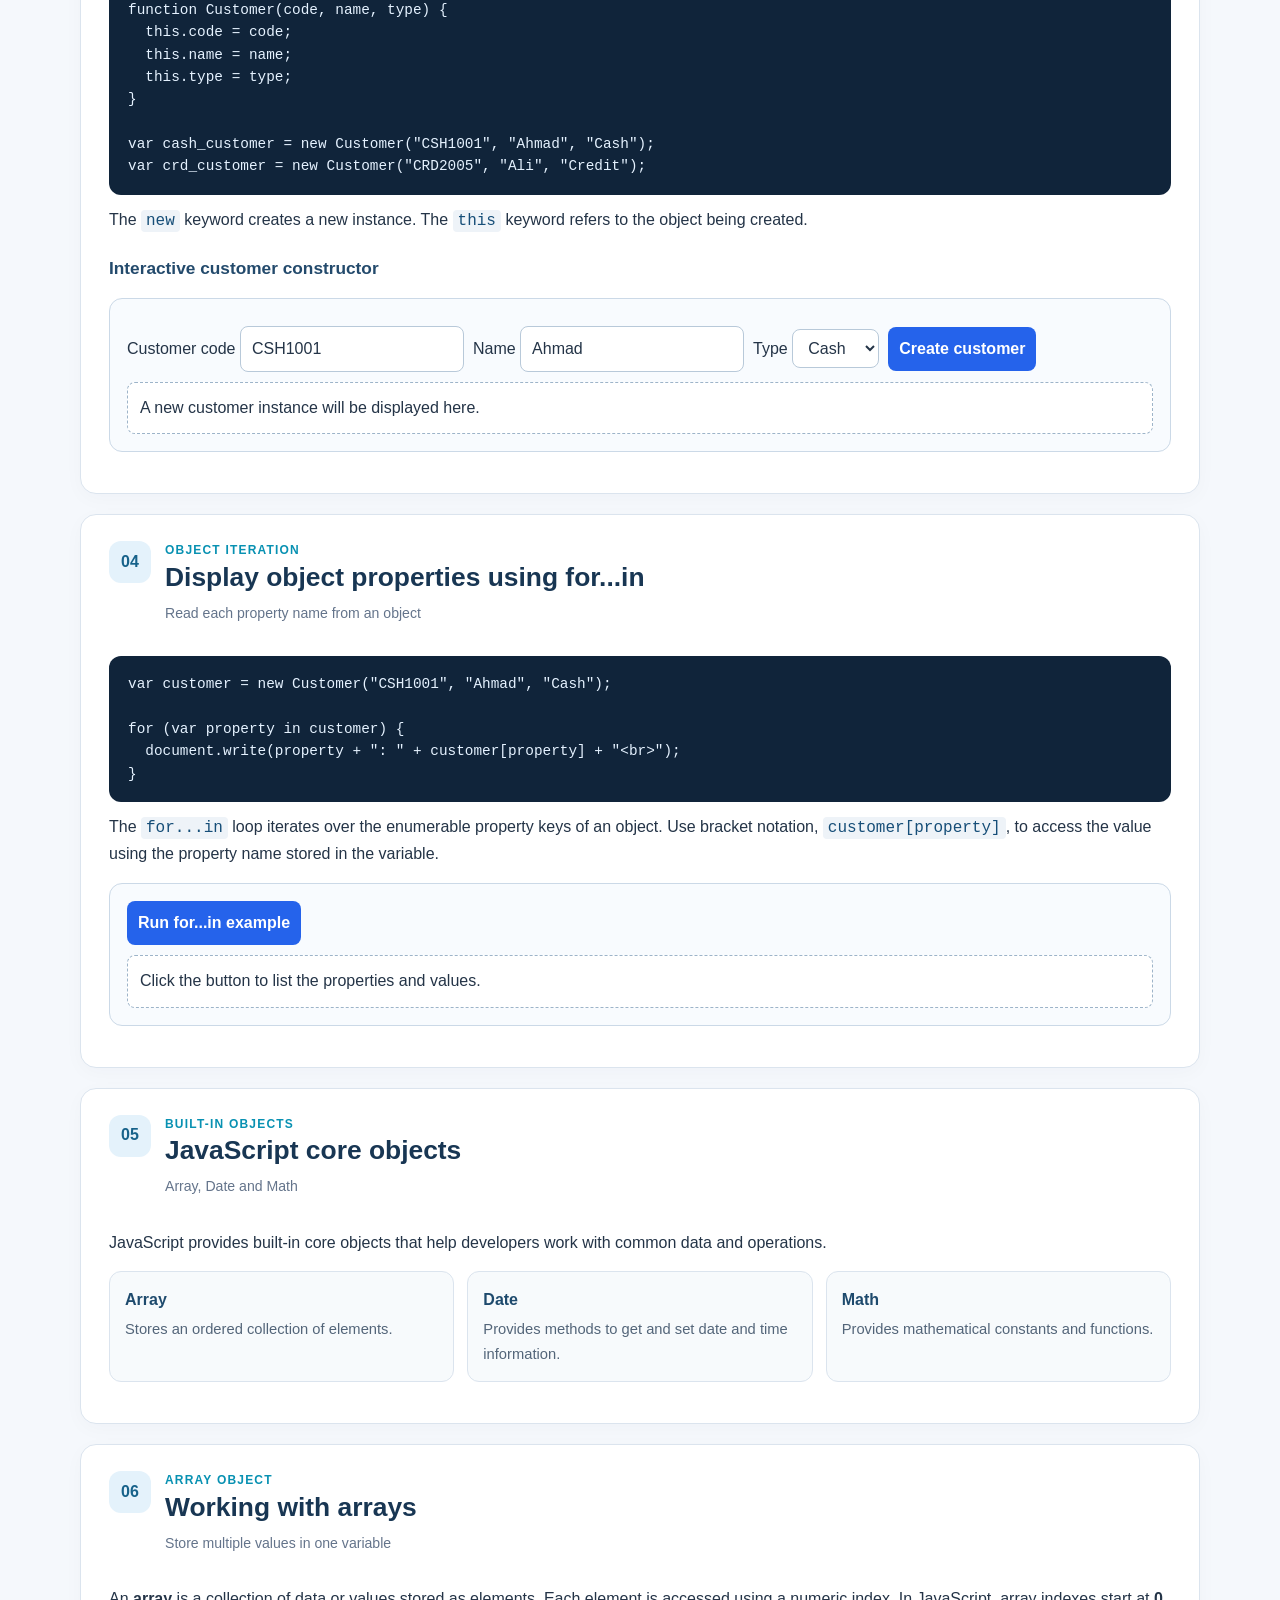
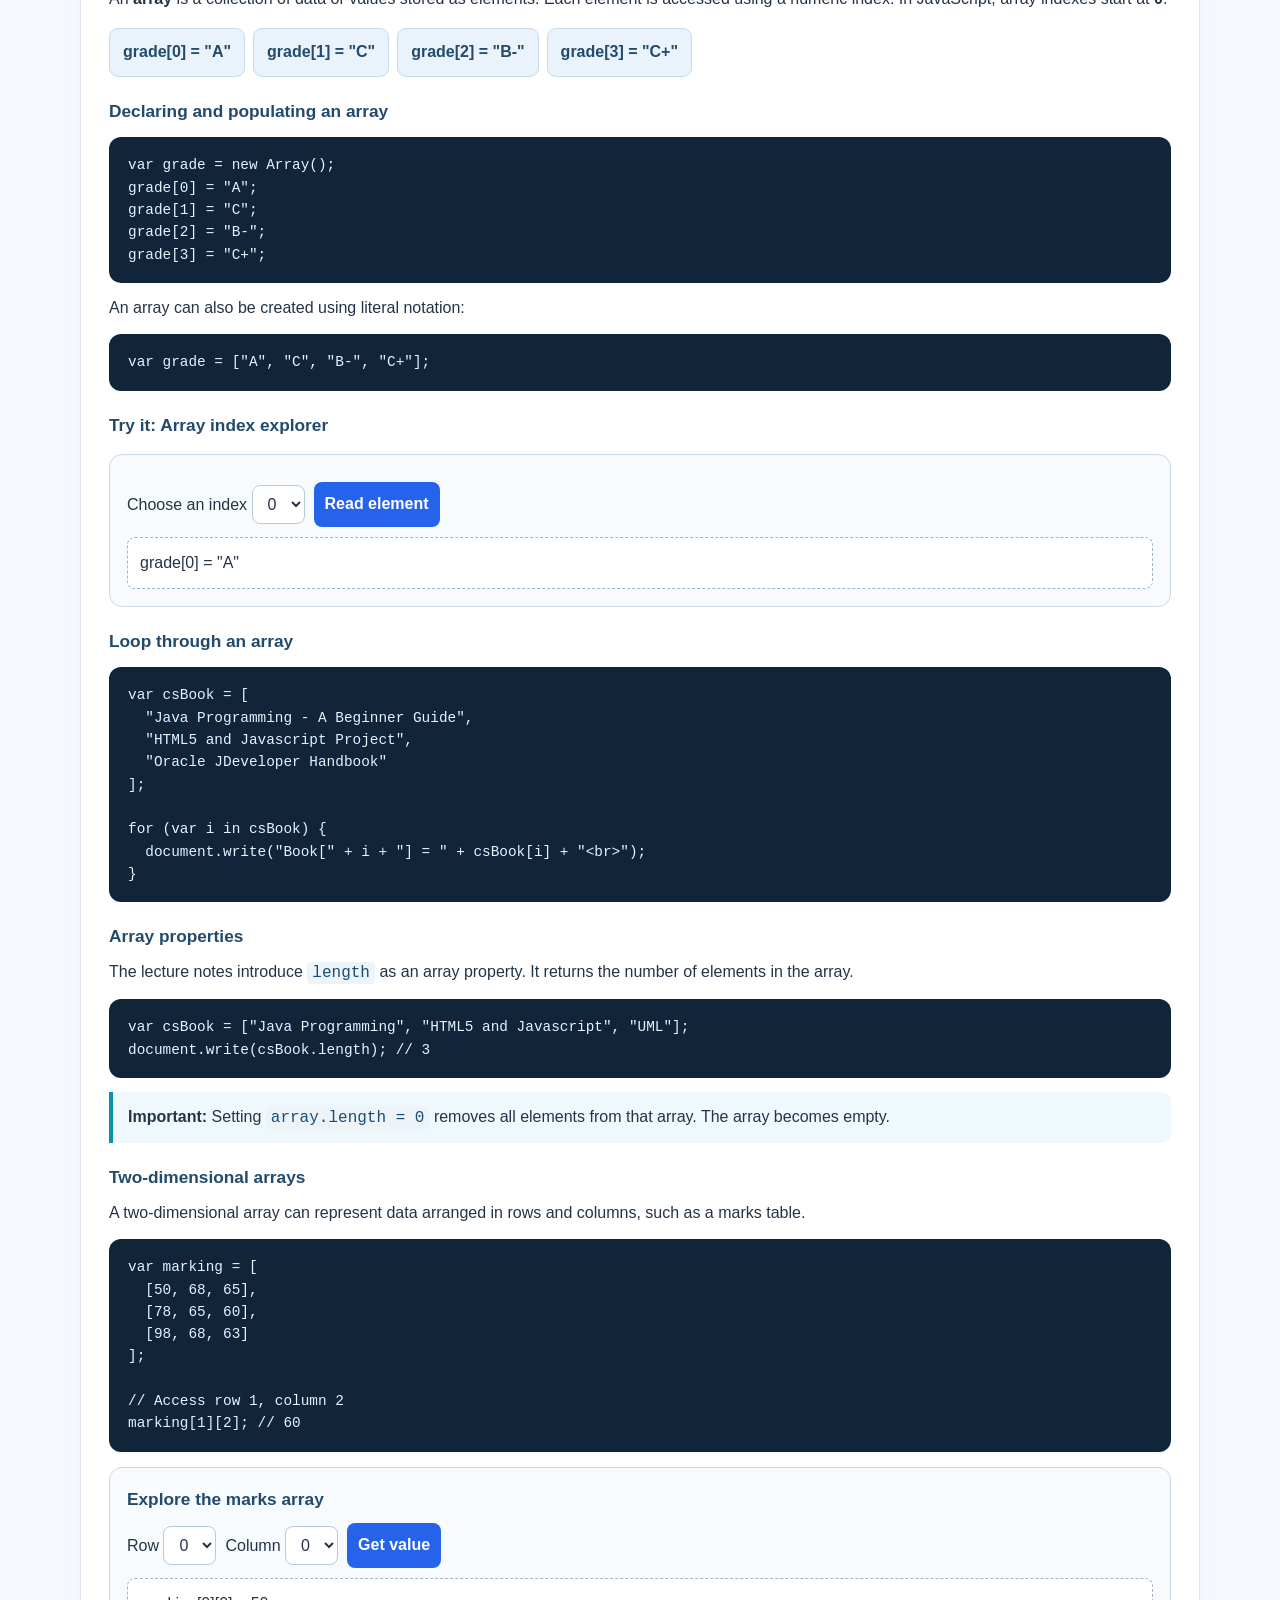
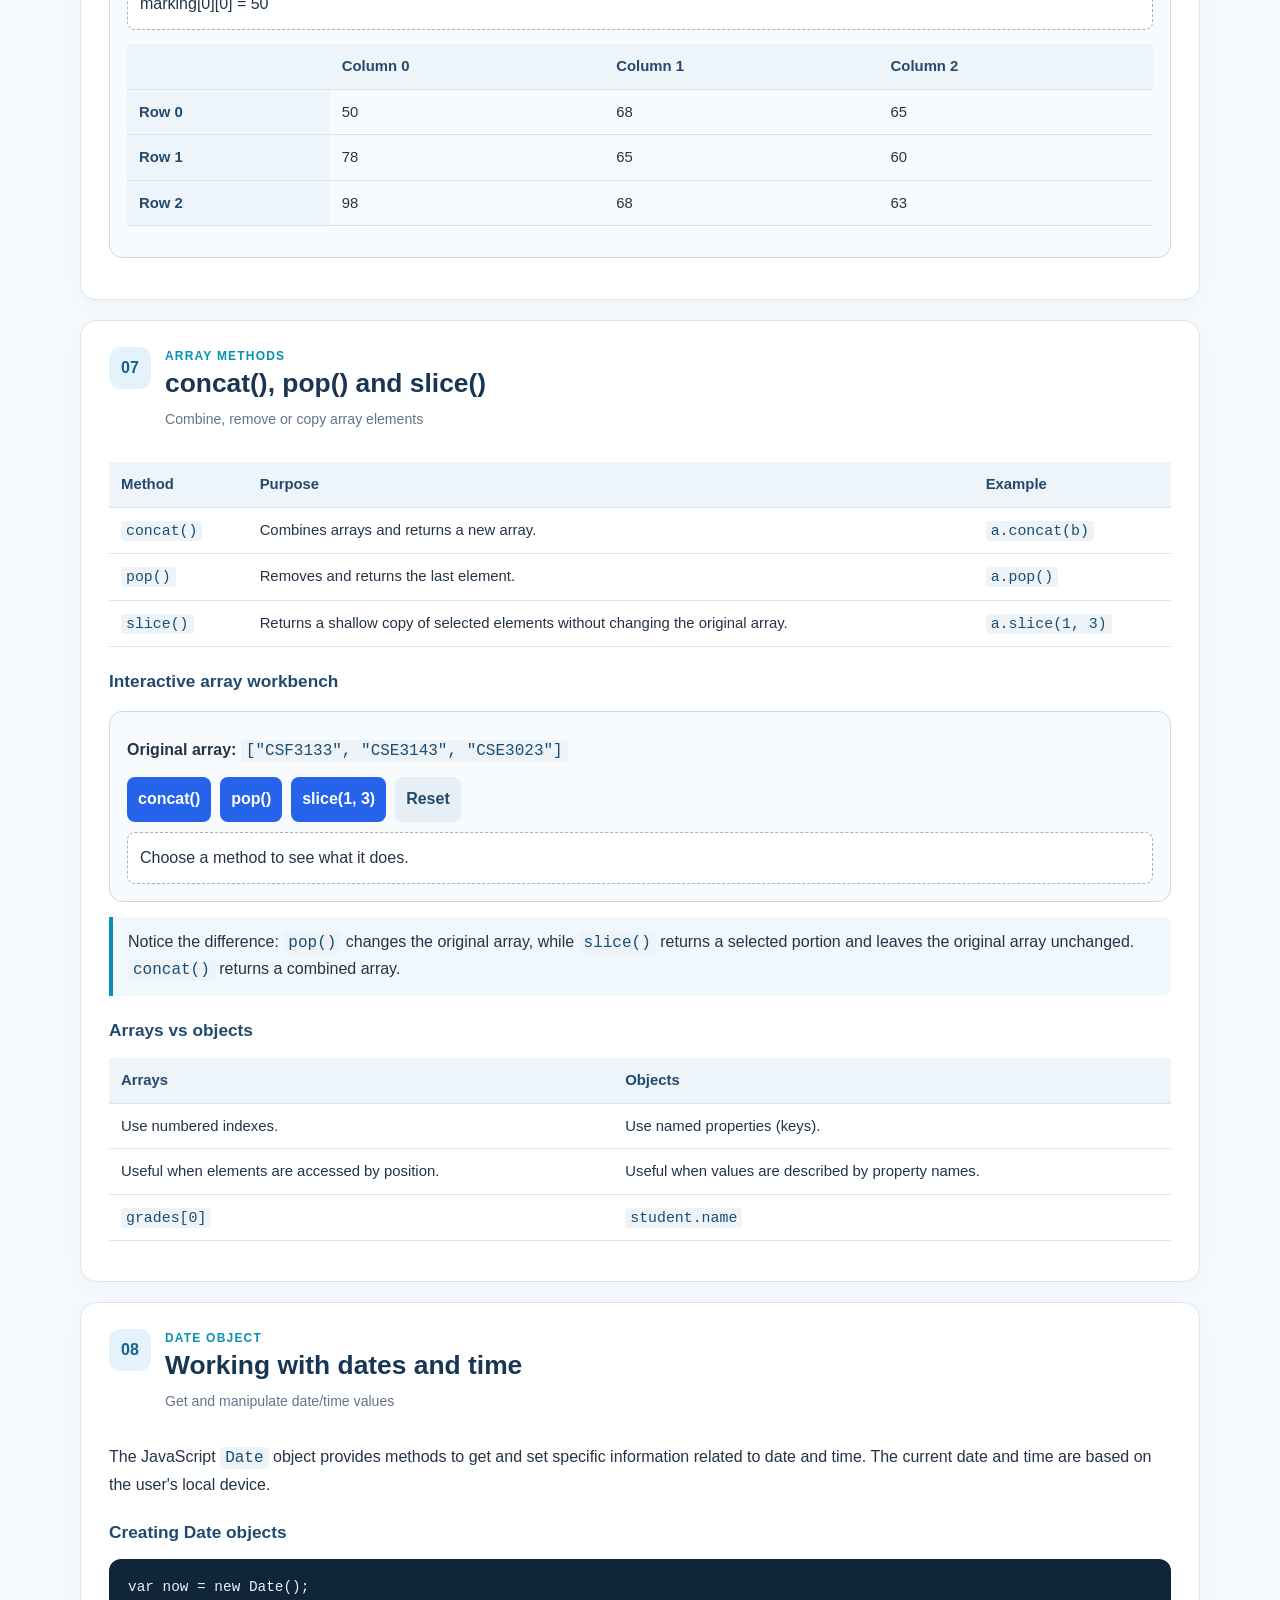
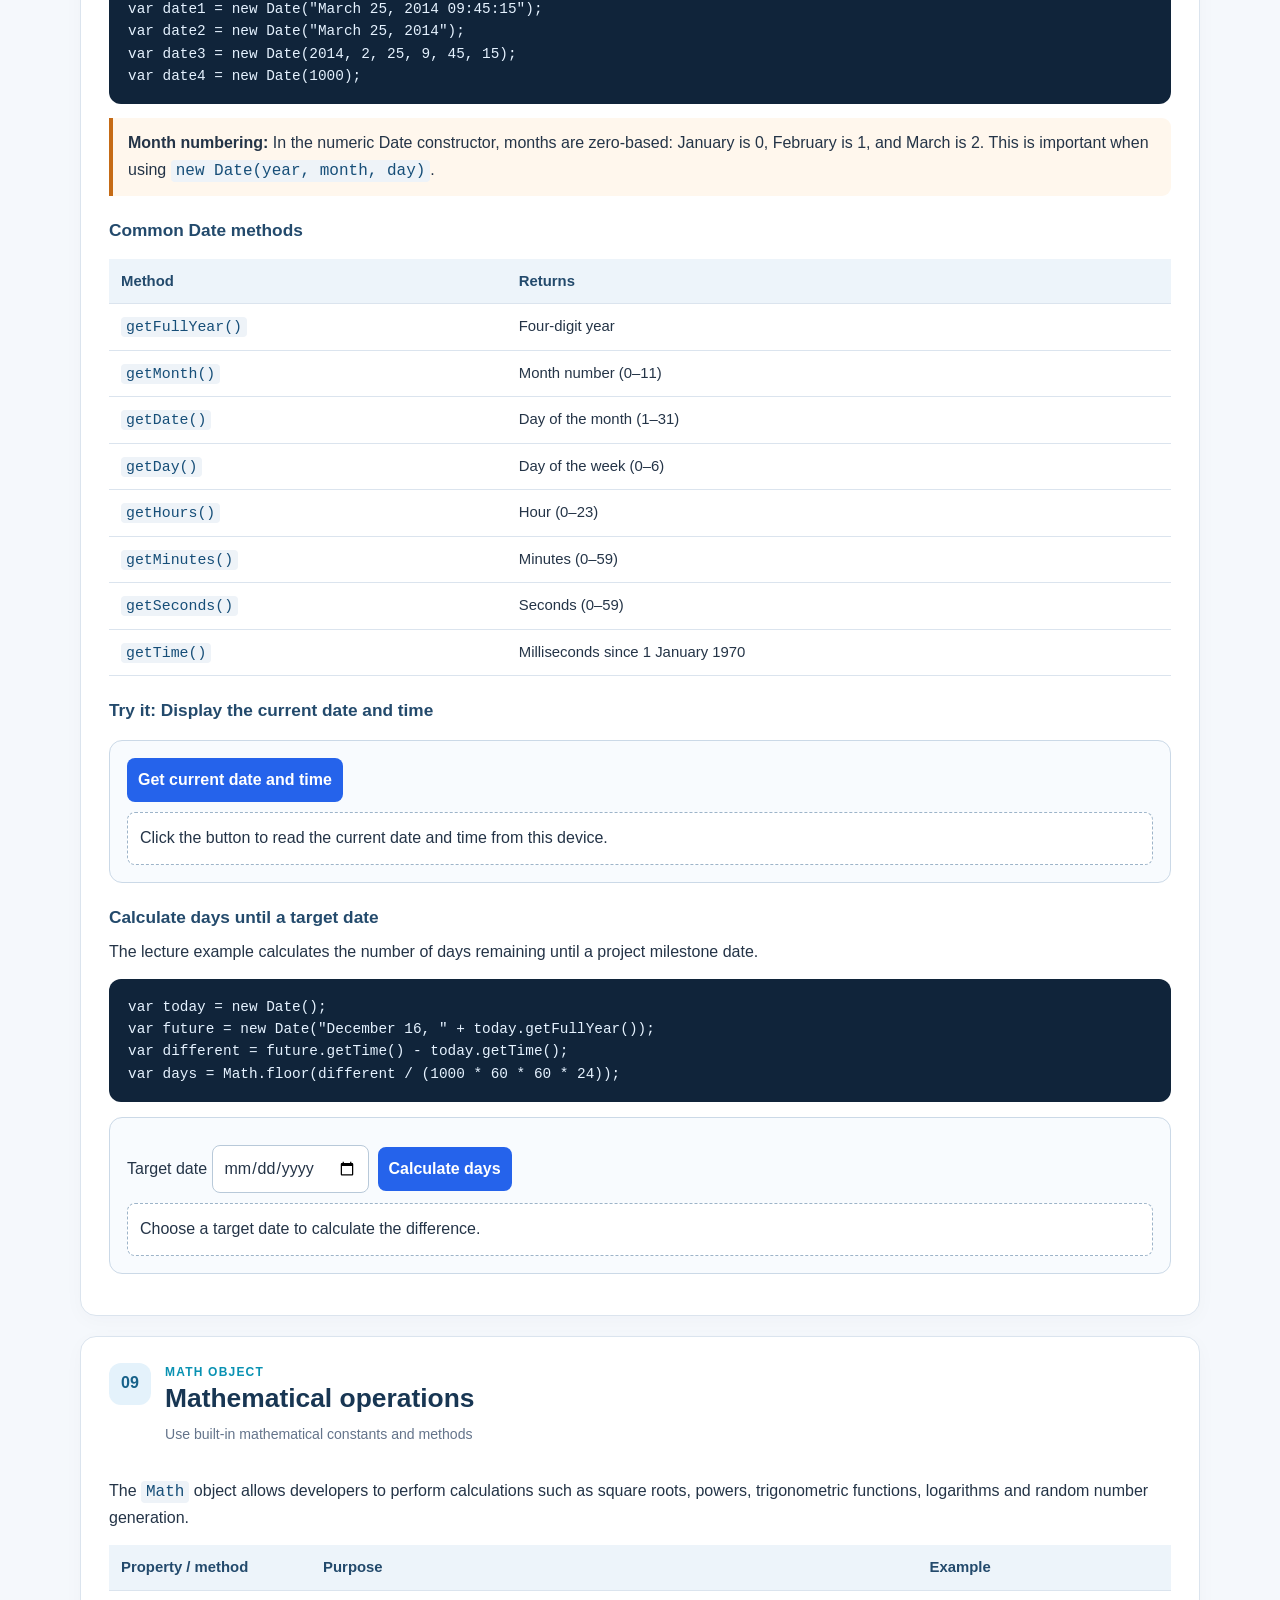
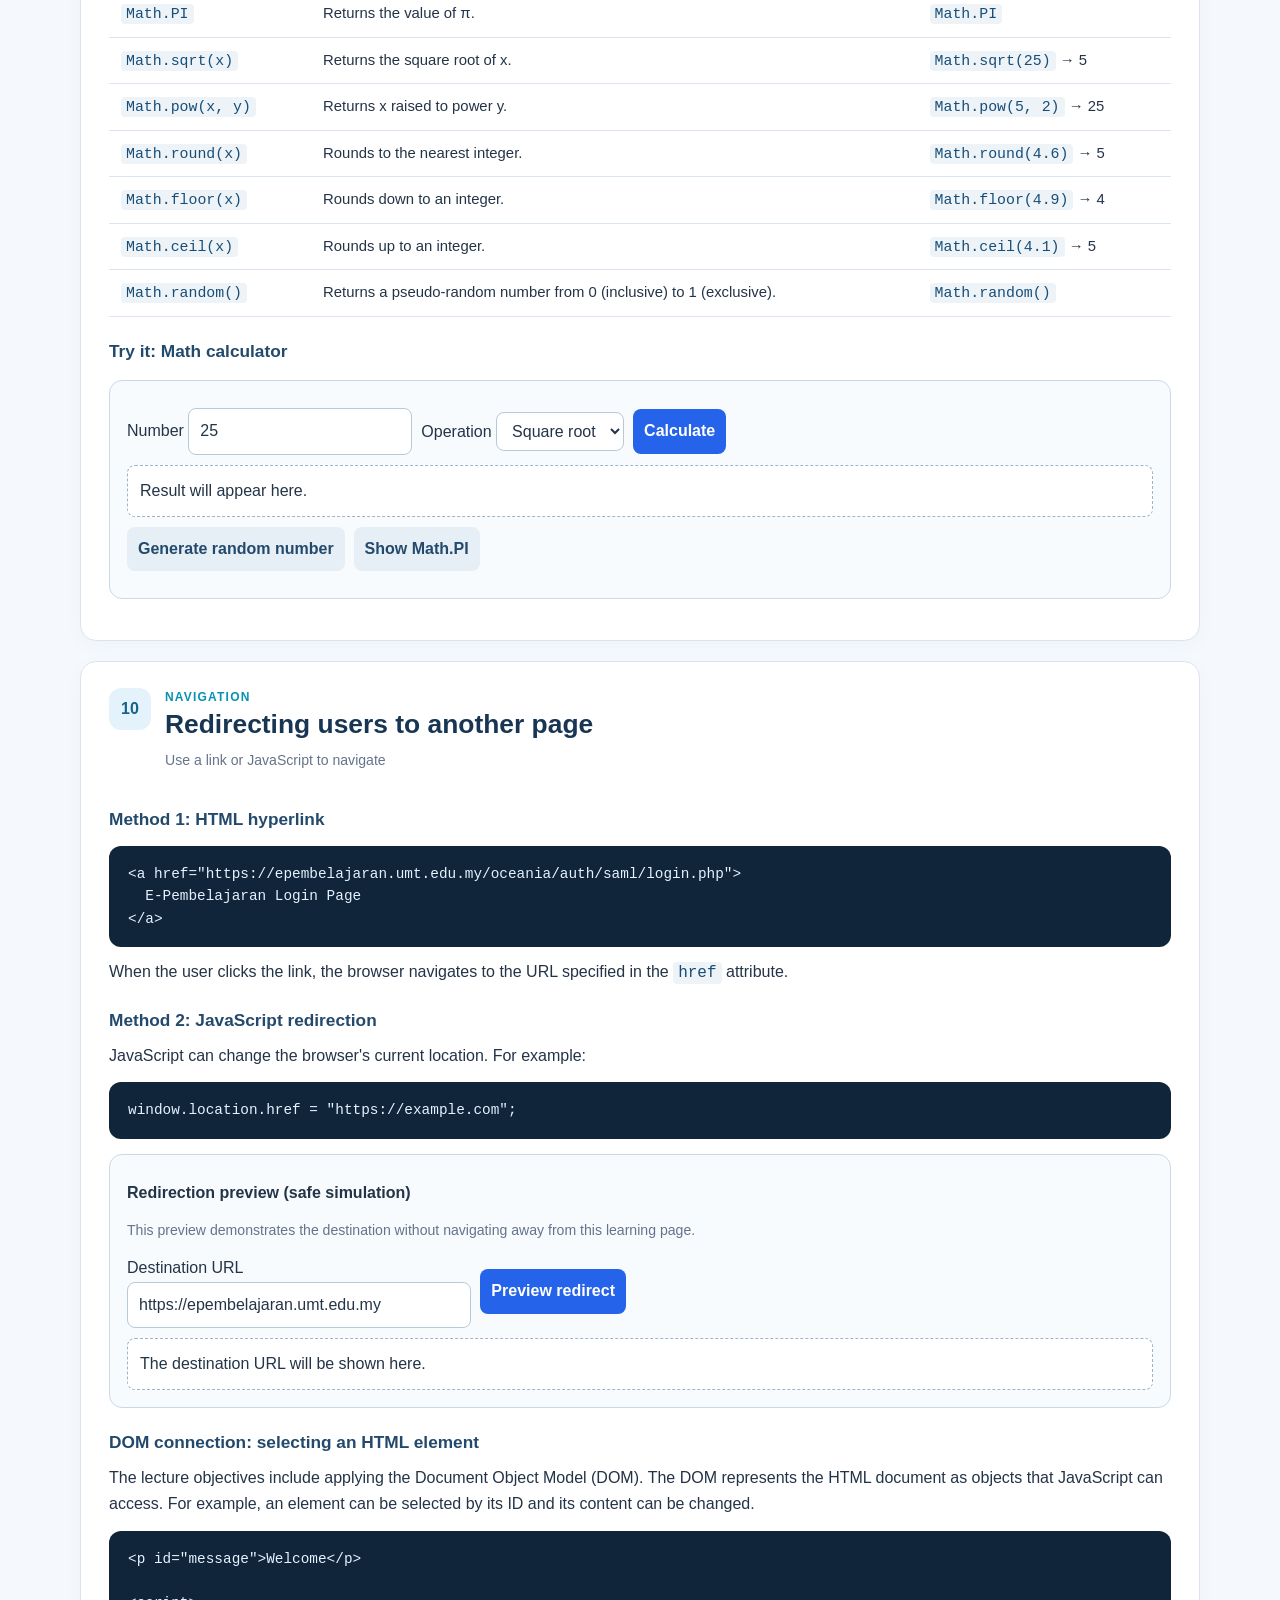
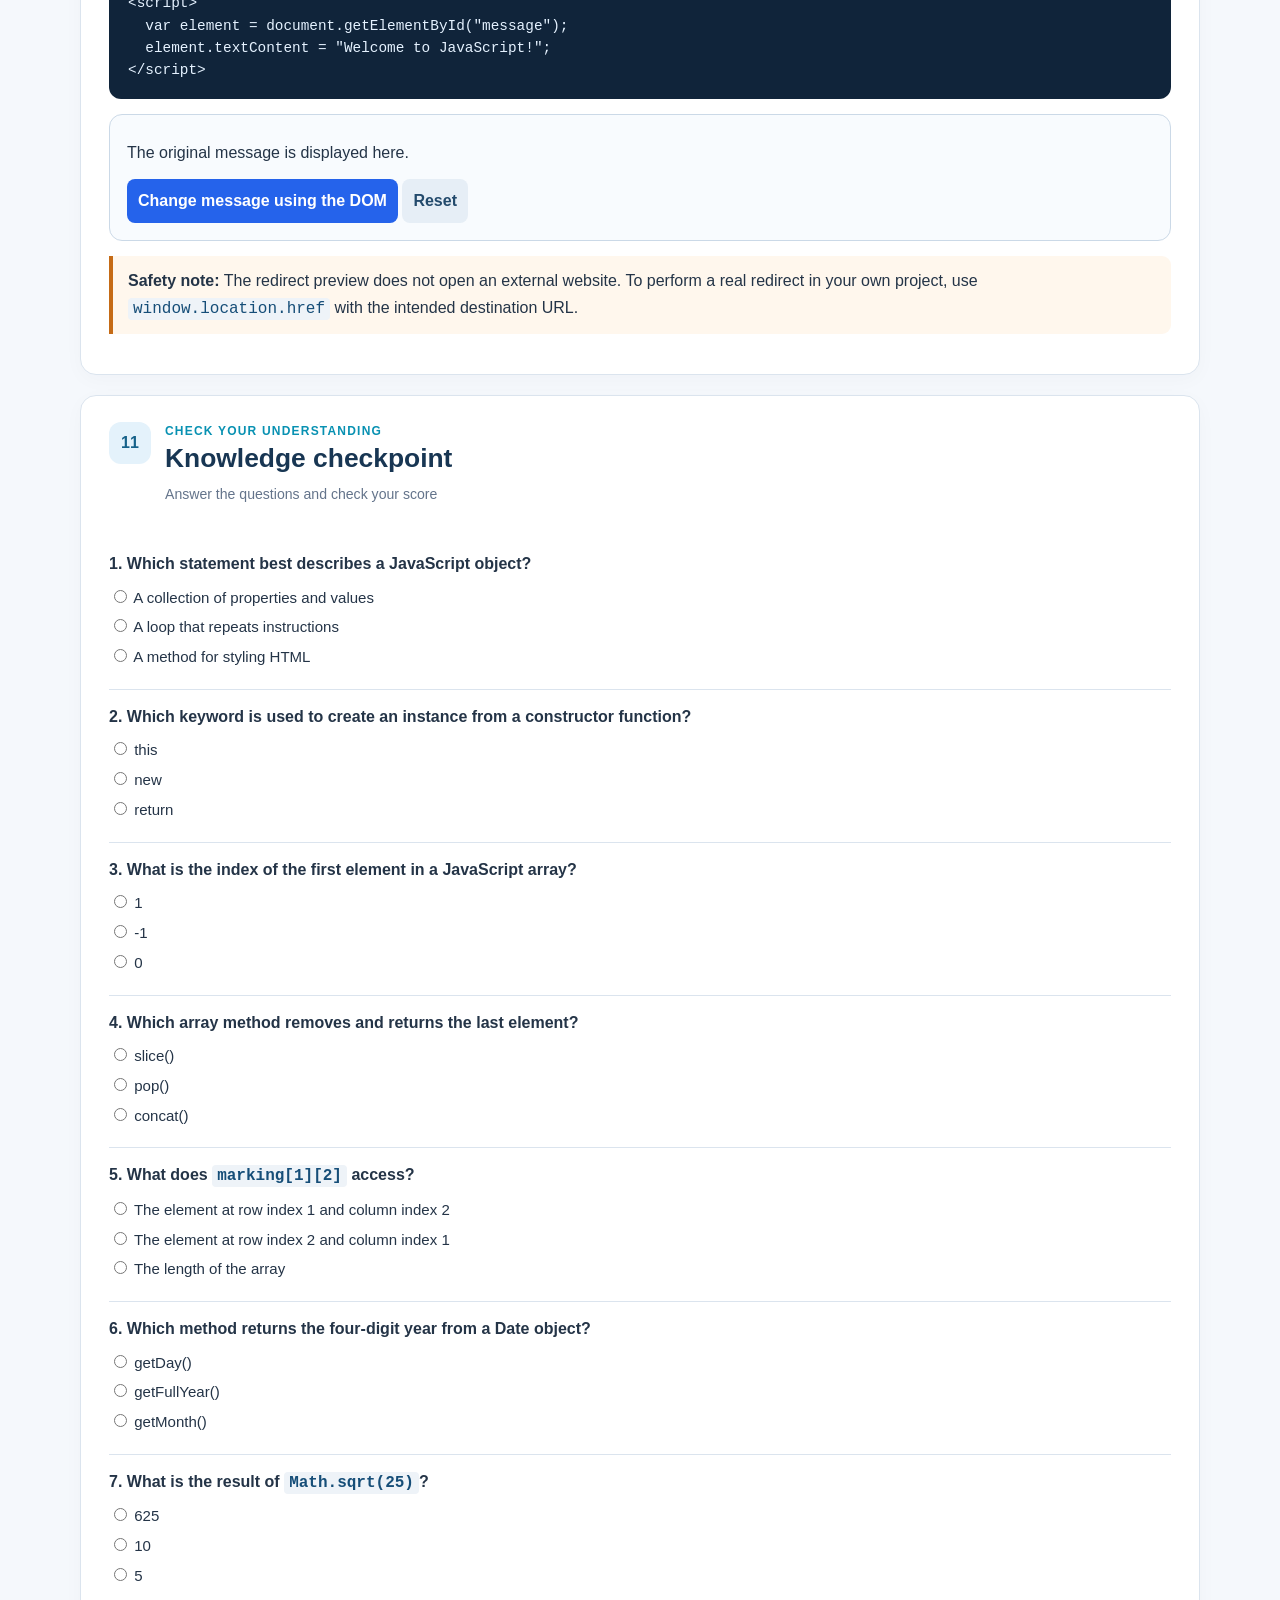
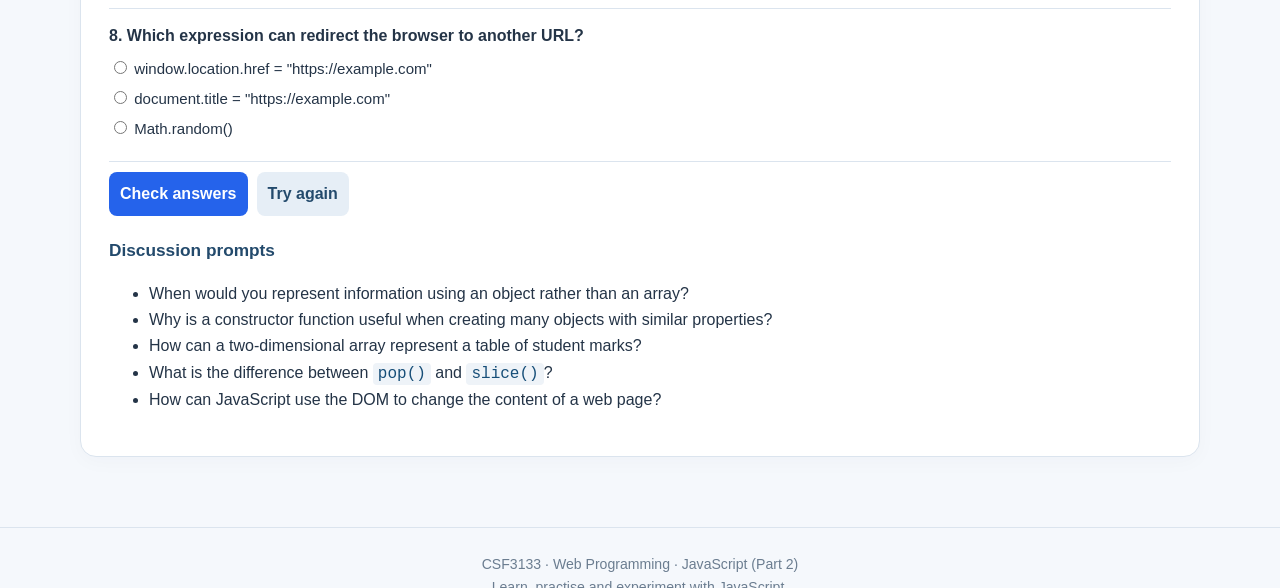
<file: topic7-javascript-part2.html>
<!DOCTYPE html>
<html lang="en">
<head>
<meta charset="UTF-8">
<meta name="viewport" content="width=device-width, initial-scale=1.0">
<title>CSF3133 | JavaScript (Part 2) Learning Hub</title>
<style>
:root{--navy:#183653;--blue:#2563eb;--cyan:#0891b2;--ink:#243447;--muted:#64748b;--line:#dbe4ee;--paper:#f5f8fc;--white:#fff;--soft:#eaf3fb;--green:#16835d;--orange:#c56b16}
*{box-sizing:border-box}html{scroll-behavior:smooth}body{margin:0;background:var(--paper);color:var(--ink);font:16px/1.65 Inter,Segoe UI,Arial,sans-serif}
header{background:linear-gradient(120deg,#142d4b,#1e557a 68%,#0e7490);color:#fff;padding:28px max(5vw,24px) 34px}
.topline{font-size:.78rem;letter-spacing:.13em;text-transform:uppercase;color:#c8e5f4;font-weight:700}
header h1{font-size:clamp(2rem,4vw,3.25rem);line-height:1.12;margin:12px 0}
header p{max-width:780px;color:#e0edf7;margin:0}
.meta{display:flex;gap:10px;flex-wrap:wrap;margin-top:20px}.pill{border:1px solid #ffffff55;background:#ffffff14;border-radius:99px;padding:5px 12px;font-size:.82rem}
nav{position:sticky;top:0;z-index:10;background:#fff;border-bottom:1px solid var(--line);padding:10px max(4vw,18px);display:flex;gap:8px;overflow-x:auto;white-space:nowrap;box-shadow:0 3px 12px #19324b0b}
nav a{color:#36516b;text-decoration:none;font-size:.84rem;font-weight:650;padding:7px 10px;border-radius:8px}nav a:hover{background:var(--soft);color:var(--blue)}
main{width:min(1120px,90%);margin:30px auto 70px}
.intro{background:#fff;border:1px solid var(--line);border-radius:16px;padding:25px 28px;margin-bottom:24px;box-shadow:0 6px 22px #19324b08}
h2{color:var(--navy);font-size:1.65rem;line-height:1.25;margin:0 0 7px}h3{color:#234a6c;font-size:1.08rem;margin:20px 0 8px}p{margin:8px 0 13px}.eyebrow{color:var(--cyan);font-weight:800;letter-spacing:.1em;font-size:.75rem;text-transform:uppercase}
.section{background:#fff;border:1px solid var(--line);border-radius:16px;padding:26px 28px;margin:20px 0;box-shadow:0 5px 20px #19324b07;scroll-margin-top:75px}
.section-head{display:flex;gap:14px;align-items:flex-start;margin-bottom:18px}.num{flex:0 0 42px;height:42px;border-radius:12px;background:#e4f2fb;color:#17628a;display:grid;place-items:center;font-weight:800}
.grid{display:grid;grid-template-columns:repeat(auto-fit,minmax(210px,1fr));gap:13px;margin:15px 0}.tile{background:#f7fafc;border:1px solid var(--line);border-radius:12px;padding:15px}.tile strong{display:block;color:#1e4a6d;margin-bottom:4px}.tile p{font-size:.92rem;margin:0;color:#536579}
table{border-collapse:collapse;width:100%;margin:14px 0;font-size:.93rem}th,td{text-align:left;padding:10px 12px;border-bottom:1px solid var(--line);vertical-align:top}th{background:#edf4fa;color:#234a6c}
pre,code{font-family:Consolas,Monaco,monospace}pre{background:#10243a;color:#e5f2ff;padding:17px 19px;border-radius:12px;overflow:auto;font-size:.9rem;line-height:1.55;margin:12px 0}code{background:#eef3f8;padding:2px 5px;border-radius:4px;color:#164e78}
.note{border-left:4px solid var(--cyan);background:#eff8fc;padding:12px 15px;border-radius:0 9px 9px 0;margin:14px 0}.warning{border-left-color:var(--orange);background:#fff7ed}
.demo{border:1px solid #cbd9e7;background:#f8fbfe;border-radius:13px;padding:17px;margin:15px 0}.demo h3{margin-top:0}.controls{display:flex;gap:9px;flex-wrap:wrap;align-items:center;margin:10px 0}
input,select,button,textarea{font:inherit;border:1px solid #b8c9d9;border-radius:8px;padding:9px 11px;background:#fff;color:var(--ink)}input,textarea{max-width:100%}button{background:var(--blue);color:white;border:0;font-weight:700;cursor:pointer}button:hover{background:#1d4ed8}button.secondary{background:#e6eef6;color:#234a6c}button.secondary:hover{background:#d5e3ef}
.output{background:#fff;border:1px dashed #9db4c9;border-radius:8px;padding:12px;min-height:42px;margin-top:10px;white-space:pre-wrap}.small{font-size:.88rem;color:var(--muted)}
.steps{display:flex;flex-wrap:wrap;gap:8px;align-items:center;margin:16px 0}.step{background:#eaf3fb;border:1px solid #c7dbea;padding:10px 13px;border-radius:9px;font-weight:650;color:#234a6c}.arrow{color:#6b91ad;font-weight:900}
.quiz-q{padding:14px 0;border-bottom:1px solid var(--line)}.quiz-q p{font-weight:700;margin:0 0 8px}.quiz-q label{display:block;margin:5px 0;font-size:.94rem}.feedback{font-weight:700;margin-top:12px}
footer{text-align:center;color:#6b7d90;padding:25px;border-top:1px solid var(--line);font-size:.88rem}
@media(max-width:650px){main{width:94%;margin-top:16px}.section,.intro{padding:20px 17px}header{padding:25px 20px}.section-head{gap:10px}}
</style>
</head>
<body>
<header>
 <div class="topline">CSF3133 · Web Programming · Interactive Learning Hub</div>
 <h1>JavaScript (Part 2)</h1>
 <p>Explore JavaScript objects and core objects, work with arrays, dates and mathematical operations, and learn how JavaScript can interact with and redirect users from web pages.</p>
 <div class="meta"><span class="pill">Lecture notes · 54 slides</span><span class="pill">Concepts + examples</span><span class="pill">Try-it-yourself activities</span></div>
</header>
<nav>
 <a href="#objectives">Objectives</a><a href="#objects">JavaScript objects</a><a href="#create">Create objects</a><a href="#constructor">Constructor functions</a><a href="#forin">for...in</a><a href="#core">Core objects</a><a href="#arrays">Arrays</a><a href="#arraymethods">Array methods</a><a href="#date">Date</a><a href="#math">Math</a><a href="#redirect">Redirect</a><a href="#checkpoint">Checkpoint</a>
</nav>
<main>
<section class="intro" id="objectives">
 <div class="eyebrow">Learning objectives</div><h2>What you should be able to do</h2>
 <p>By the end of this topic, you should be able to:</p>
 <div class="grid">
  <div class="tile"><strong>01 · Describe</strong><p>Describe the use of objects in JavaScript.</p></div>
  <div class="tile"><strong>02 · Create</strong><p>Create and use JavaScript objects using object constructors and literal notation.</p></div>
  <div class="tile"><strong>03 · Explain</strong><p>Explain core JavaScript objects and create user-defined objects.</p></div>
  <div class="tile"><strong>04 · Apply</strong><p>Apply the concept of the Document Object Model (DOM).</p></div>
  <div class="tile"><strong>05 · Navigate</strong><p>Use JavaScript to redirect users to another page.</p></div>
 </div>
</section>

<section class="section" id="objects">
 <div class="section-head"><div class="num">01</div><div><div class="eyebrow">Object fundamentals</div><h2>JavaScript objects</h2><p class="small">Representing entities through properties and methods</p></div></div>
 <p>An <strong>object</strong> is a way of modelling something. In JavaScript, an object is a collection of properties and values. Objects can also contain methods (functions associated with the object).</p>
 <div class="grid">
  <div class="tile"><strong>Object</strong><p>The entity being represented, such as a car, book or customer.</p></div>
  <div class="tile"><strong>Properties</strong><p>Describe the object, such as a car's colour, weight or model.</p></div>
  <div class="tile"><strong>Methods</strong><p>Describe actions the object can perform, such as start() or stop().</p></div>
 </div>
 <h3>Real-life example: A car</h3>
 <div class="demo">
  <div class="grid">
   <div class="tile"><strong>Object</strong><p>Car</p></div>
   <div class="tile"><strong>Properties</strong><p>Colour: blue<br>Weight: 1,200 kg</p></div>
   <div class="tile"><strong>Methods</strong><p>start()<br>stop()</p></div>
  </div>
  <p class="small">Different cars can share the same property names and methods, but their property values may differ.</p>
 </div>
 <h3>How do we access object members?</h3>
 <pre>var mySubject = new String("CSF3133");

mySubject.length;       // property: 7
mySubject.indexOf("CSF"); // method: 0</pre>
 <table><tr><th>Object group</th><th>Description</th></tr>
 <tr><td>User-defined objects</td><td>Custom objects created by the programmer.</td></tr>
 <tr><td>Built-in objects</td><td>Objects provided by JavaScript itself.</td></tr>
 <tr><td>Browser objects</td><td>Objects supported by the browser environment.</td></tr>
 <tr><td>Document objects</td><td>Objects that are part of the DOM and provide a structured interface to HTML and XML documents.</td></tr></table>
 <div class="note"><strong>Why are objects useful?</strong> They group related data together. For example, a book's ISBN, title, author and publisher can be stored in one <code>book</code> object.</div>
</section>

<section class="section" id="create">
 <div class="section-head"><div class="num">02</div><div><div class="eyebrow">Creating objects</div><h2>Object constructor and literal notation</h2><p class="small">Two ways to create an object and assign its properties</p></div></div>
 <h3>Method 1: Object constructor</h3>
 <pre>var book = new Object();
book.ISBN = "9781492055709";
book.Title = "JavaScript Cookbook";
book.Author = "Adam D. Scott, Matthew MacDonald, Shelley Powers";
book.Publisher = "O'Reilly Media, Inc.";</pre>
 <h3>Method 2: Object literal notation</h3>
 <pre>var book = {
  ISBN: "9781492055709",
  Title: "JavaScript Cookbook",
  Author: "Adam D. Scott, Matthew MacDonald, Shelley Powers",
  Publisher: "O'Reilly Media, Inc."
};</pre>
 <div class="note">Both examples create a <code>book</code> object with the same four properties. Literal notation places the property names and values inside curly braces.</div>
 <h3>Try it: Build a book object</h3>
 <div class="demo">
  <div class="controls"><label>ISBN <input id="bookISBN" value="9781492055709"></label><label>Title <input id="bookTitle" value="JavaScript Cookbook"></label></div>
  <div class="controls"><label>Author <input id="bookAuthor" value="Adam D. Scott"></label><label>Publisher <input id="bookPublisher" value="O'Reilly Media"></label></div>
  <button onclick="showBook()">Create object</button>
  <div class="output" id="bookOutput">Your object properties will appear here.</div>
 </div>
</section>

<section class="section" id="constructor">
 <div class="section-head"><div class="num">03</div><div><div class="eyebrow">Reusable object patterns</div><h2>Constructor functions</h2><p class="small">Create multiple object instances with the same property structure</p></div></div>
 <p>A constructor function can be used to create reusable code for objects. It defines the properties that each new object instance will have.</p>
 <pre>function Customer(code, name, type) {
  this.code = code;
  this.name = name;
  this.type = type;
}

var cash_customer = new Customer("CSH1001", "Ahmad", "Cash");
var crd_customer = new Customer("CRD2005", "Ali", "Credit");</pre>
 <p>The <code>new</code> keyword creates a new instance. The <code>this</code> keyword refers to the object being created.</p>
 <h3>Interactive customer constructor</h3>
 <div class="demo">
  <div class="controls"><label>Customer code <input id="custCode" value="CSH1001"></label><label>Name <input id="custName" value="Ahmad"></label>
  <label>Type <select id="custType"><option>Cash</option><option>Credit</option></select></label><button onclick="createCustomer()">Create customer</button></div>
  <div class="output" id="customerOutput">A new customer instance will be displayed here.</div>
 </div>
</section>

<section class="section" id="forin">
 <div class="section-head"><div class="num">04</div><div><div class="eyebrow">Object iteration</div><h2>Display object properties using for...in</h2><p class="small">Read each property name from an object</p></div></div>
 <pre>var customer = new Customer("CSH1001", "Ahmad", "Cash");

for (var property in customer) {
  document.write(property + ": " + customer[property] + "&lt;br&gt;");
}</pre>
 <p>The <code>for...in</code> loop iterates over the enumerable property keys of an object. Use bracket notation, <code>customer[property]</code>, to access the value using the property name stored in the variable.</p>
 <div class="demo">
  <button onclick="runForIn()">Run for...in example</button>
  <div class="output" id="forInOutput">Click the button to list the properties and values.</div>
 </div>
</section>

<section class="section" id="core">
 <div class="section-head"><div class="num">05</div><div><div class="eyebrow">Built-in objects</div><h2>JavaScript core objects</h2><p class="small">Array, Date and Math</p></div></div>
 <p>JavaScript provides built-in core objects that help developers work with common data and operations.</p>
 <div class="grid">
  <div class="tile"><strong>Array</strong><p>Stores an ordered collection of elements.</p></div>
  <div class="tile"><strong>Date</strong><p>Provides methods to get and set date and time information.</p></div>
  <div class="tile"><strong>Math</strong><p>Provides mathematical constants and functions.</p></div>
 </div>
</section>

<section class="section" id="arrays">
 <div class="section-head"><div class="num">06</div><div><div class="eyebrow">Array object</div><h2>Working with arrays</h2><p class="small">Store multiple values in one variable</p></div></div>
 <p>An <strong>array</strong> is a collection of data or values stored as elements. Each element is accessed using a numeric index. In JavaScript, array indexes start at <strong>0</strong>.</p>
 <div class="steps"><span class="step">grade[0] = "A"</span><span class="step">grade[1] = "C"</span><span class="step">grade[2] = "B-"</span><span class="step">grade[3] = "C+"</span></div>
 <h3>Declaring and populating an array</h3>
 <pre>var grade = new Array();
grade[0] = "A";
grade[1] = "C";
grade[2] = "B-";
grade[3] = "C+";</pre>
 <p>An array can also be created using literal notation:</p>
 <pre>var grade = ["A", "C", "B-", "C+"]; </pre>
 <h3>Try it: Array index explorer</h3>
 <div class="demo">
  <div class="controls"><label>Choose an index <select id="gradeIndex" onchange="showGrade()"><option value="0">0</option><option value="1">1</option><option value="2">2</option><option value="3">3</option></select></label><button onclick="showGrade()">Read element</button></div>
  <div class="output" id="gradeOutput">grade[0] = "A"</div>
 </div>
 <h3>Loop through an array</h3>
 <pre>var csBook = [
  "Java Programming - A Beginner Guide",
  "HTML5 and Javascript Project",
  "Oracle JDeveloper Handbook"
];

for (var i in csBook) {
  document.write("Book[" + i + "] = " + csBook[i] + "&lt;br&gt;");
}</pre>
 <h3>Array properties</h3>
 <p>The lecture notes introduce <code>length</code> as an array property. It returns the number of elements in the array.</p>
 <pre>var csBook = ["Java Programming", "HTML5 and Javascript", "UML"];
document.write(csBook.length); // 3</pre>
 <div class="note"><strong>Important:</strong> Setting <code>array.length = 0</code> removes all elements from that array. The array becomes empty.</div>
 <h3>Two-dimensional arrays</h3>
 <p>A two-dimensional array can represent data arranged in rows and columns, such as a marks table.</p>
 <pre>var marking = [
  [50, 68, 65],
  [78, 65, 60],
  [98, 68, 63]
];

// Access row 1, column 2
marking[1][2]; // 60</pre>
 <div class="demo">
  <h3 style="margin-top:0">Explore the marks array</h3>
  <div class="controls"><label>Row <select id="markRow"><option value="0">0</option><option value="1">1</option><option value="2">2</option></select></label><label>Column <select id="markCol"><option value="0">0</option><option value="1">1</option><option value="2">2</option></select></label><button onclick="showMark()">Get value</button></div>
  <div class="output" id="markOutput">marking[0][0] = 50</div>
  <table><tr><th></th><th>Column 0</th><th>Column 1</th><th>Column 2</th></tr><tr><th>Row 0</th><td>50</td><td>68</td><td>65</td></tr><tr><th>Row 1</th><td>78</td><td>65</td><td>60</td></tr><tr><th>Row 2</th><td>98</td><td>68</td><td>63</td></tr></table>
 </div>
</section>

<section class="section" id="arraymethods">
 <div class="section-head"><div class="num">07</div><div><div class="eyebrow">Array methods</div><h2>concat(), pop() and slice()</h2><p class="small">Combine, remove or copy array elements</p></div></div>
 <table><tr><th>Method</th><th>Purpose</th><th>Example</th></tr>
 <tr><td><code>concat()</code></td><td>Combines arrays and returns a new array.</td><td><code>a.concat(b)</code></td></tr>
 <tr><td><code>pop()</code></td><td>Removes and returns the last element.</td><td><code>a.pop()</code></td></tr>
 <tr><td><code>slice()</code></td><td>Returns a shallow copy of selected elements without changing the original array.</td><td><code>a.slice(1, 3)</code></td></tr></table>
 <h3>Interactive array workbench</h3>
 <div class="demo">
  <p><strong>Original array:</strong> <code id="arrayOriginal">["CSF3133", "CSE3143", "CSE3023"]</code></p>
  <div class="controls"><button onclick="arrayAction('concat')">concat()</button><button onclick="arrayAction('pop')">pop()</button><button onclick="arrayAction('slice')">slice(1, 3)</button><button class="secondary" onclick="resetArray()">Reset</button></div>
  <div class="output" id="arrayResult">Choose a method to see what it does.</div>
 </div>
 <div class="note">Notice the difference: <code>pop()</code> changes the original array, while <code>slice()</code> returns a selected portion and leaves the original array unchanged. <code>concat()</code> returns a combined array.</div>
 <h3>Arrays vs objects</h3>
 <table><tr><th>Arrays</th><th>Objects</th></tr><tr><td>Use numbered indexes.</td><td>Use named properties (keys).</td></tr><tr><td>Useful when elements are accessed by position.</td><td>Useful when values are described by property names.</td></tr><tr><td><code>grades[0]</code></td><td><code>student.name</code></td></tr></table>
</section>

<section class="section" id="date">
 <div class="section-head"><div class="num">08</div><div><div class="eyebrow">Date object</div><h2>Working with dates and time</h2><p class="small">Get and manipulate date/time values</p></div></div>
 <p>The JavaScript <code>Date</code> object provides methods to get and set specific information related to date and time. The current date and time are based on the user's local device.</p>
 <h3>Creating Date objects</h3>
 <pre>var now = new Date();
var date1 = new Date("March 25, 2014 09:45:15");
var date2 = new Date("March 25, 2014");
var date3 = new Date(2014, 2, 25, 9, 45, 15);
var date4 = new Date(1000);</pre>
 <div class="note warning"><strong>Month numbering:</strong> In the numeric Date constructor, months are zero-based: January is 0, February is 1, and March is 2. This is important when using <code>new Date(year, month, day)</code>.</div>
 <h3>Common Date methods</h3>
 <table><tr><th>Method</th><th>Returns</th></tr><tr><td><code>getFullYear()</code></td><td>Four-digit year</td></tr><tr><td><code>getMonth()</code></td><td>Month number (0–11)</td></tr><tr><td><code>getDate()</code></td><td>Day of the month (1–31)</td></tr><tr><td><code>getDay()</code></td><td>Day of the week (0–6)</td></tr><tr><td><code>getHours()</code></td><td>Hour (0–23)</td></tr><tr><td><code>getMinutes()</code></td><td>Minutes (0–59)</td></tr><tr><td><code>getSeconds()</code></td><td>Seconds (0–59)</td></tr><tr><td><code>getTime()</code></td><td>Milliseconds since 1 January 1970</td></tr></table>
 <h3>Try it: Display the current date and time</h3>
 <div class="demo"><button onclick="showCurrentDate()">Get current date and time</button><div class="output" id="dateOutput">Click the button to read the current date and time from this device.</div></div>
 <h3>Calculate days until a target date</h3>
 <p>The lecture example calculates the number of days remaining until a project milestone date.</p>
 <pre>var today = new Date();
var future = new Date("December 16, " + today.getFullYear());
var different = future.getTime() - today.getTime();
var days = Math.floor(different / (1000 * 60 * 60 * 24));</pre>
 <div class="demo">
  <div class="controls"><label>Target date <input type="date" id="targetDate"></label><button onclick="countDays()">Calculate days</button></div>
  <div class="output" id="countdownOutput">Choose a target date to calculate the difference.</div>
 </div>
</section>

<section class="section" id="math">
 <div class="section-head"><div class="num">09</div><div><div class="eyebrow">Math object</div><h2>Mathematical operations</h2><p class="small">Use built-in mathematical constants and methods</p></div></div>
 <p>The <code>Math</code> object allows developers to perform calculations such as square roots, powers, trigonometric functions, logarithms and random number generation.</p>
 <table><tr><th>Property / method</th><th>Purpose</th><th>Example</th></tr><tr><td><code>Math.PI</code></td><td>Returns the value of π.</td><td><code>Math.PI</code></td></tr><tr><td><code>Math.sqrt(x)</code></td><td>Returns the square root of x.</td><td><code>Math.sqrt(25)</code> → 5</td></tr><tr><td><code>Math.pow(x, y)</code></td><td>Returns x raised to power y.</td><td><code>Math.pow(5, 2)</code> → 25</td></tr><tr><td><code>Math.round(x)</code></td><td>Rounds to the nearest integer.</td><td><code>Math.round(4.6)</code> → 5</td></tr><tr><td><code>Math.floor(x)</code></td><td>Rounds down to an integer.</td><td><code>Math.floor(4.9)</code> → 4</td></tr><tr><td><code>Math.ceil(x)</code></td><td>Rounds up to an integer.</td><td><code>Math.ceil(4.1)</code> → 5</td></tr><tr><td><code>Math.random()</code></td><td>Returns a pseudo-random number from 0 (inclusive) to 1 (exclusive).</td><td><code>Math.random()</code></td></tr></table>
 <h3>Try it: Math calculator</h3>
 <div class="demo">
  <div class="controls"><label>Number <input id="mathNumber" type="number" value="25"></label><label>Operation <select id="mathOperation"><option value="sqrt">Square root</option><option value="square">Power of 2</option><option value="round">Round</option><option value="floor">Floor</option><option value="ceil">Ceiling</option></select></label><button onclick="calculateMath()">Calculate</button></div>
  <div class="output" id="mathOutput">Result will appear here.</div>
  <div class="controls"><button class="secondary" onclick="randomNumber()">Generate random number</button><button class="secondary" onclick="showPi()">Show Math.PI</button></div>
 </div>
</section>

<section class="section" id="redirect">
 <div class="section-head"><div class="num">10</div><div><div class="eyebrow">Navigation</div><h2>Redirecting users to another page</h2><p class="small">Use a link or JavaScript to navigate</p></div></div>
 <h3>Method 1: HTML hyperlink</h3>
 <pre>&lt;a href="https://epembelajaran.umt.edu.my/oceania/auth/saml/login.php"&gt;
  E-Pembelajaran Login Page
&lt;/a&gt;</pre>
 <p>When the user clicks the link, the browser navigates to the URL specified in the <code>href</code> attribute.</p>
 <h3>Method 2: JavaScript redirection</h3>
 <p>JavaScript can change the browser's current location. For example:</p>
 <pre>window.location.href = "https://example.com";</pre>
 <div class="demo">
  <p><strong>Redirection preview (safe simulation)</strong></p>
  <p class="small">This preview demonstrates the destination without navigating away from this learning page.</p>
  <div class="controls"><label>Destination URL <input id="redirectUrl" style="min-width:min(420px,100%)" value="https://epembelajaran.umt.edu.my"></label><button onclick="previewRedirect()">Preview redirect</button></div>
  <div class="output" id="redirectOutput">The destination URL will be shown here.</div>
 </div>
 <h3>DOM connection: selecting an HTML element</h3>
 <p>The lecture objectives include applying the Document Object Model (DOM). The DOM represents the HTML document as objects that JavaScript can access. For example, an element can be selected by its ID and its content can be changed.</p>
 <pre>&lt;p id="message"&gt;Welcome&lt;/p&gt;

&lt;script&gt;
  var element = document.getElementById("message");
  element.textContent = "Welcome to JavaScript!";
&lt;/script&gt;</pre>
 <div class="demo">
  <p id="domMessage">The original message is displayed here.</p>
  <button onclick="changeDomMessage()">Change message using the DOM</button>
  <button class="secondary" onclick="resetDomMessage()">Reset</button>
 </div>
 <div class="note warning"><strong>Safety note:</strong> The redirect preview does not open an external website. To perform a real redirect in your own project, use <code>window.location.href</code> with the intended destination URL.</div>
</section>

<section class="section" id="checkpoint">
 <div class="section-head"><div class="num">11</div><div><div class="eyebrow">Check your understanding</div><h2>Knowledge checkpoint</h2><p class="small">Answer the questions and check your score</p></div></div>
 <form id="quizForm">
  <div class="quiz-q"><p>1. Which statement best describes a JavaScript object?</p><label><input type="radio" name="q1" value="a"> A collection of properties and values</label><label><input type="radio" name="q1" value="b"> A loop that repeats instructions</label><label><input type="radio" name="q1" value="c"> A method for styling HTML</label></div>
  <div class="quiz-q"><p>2. Which keyword is used to create an instance from a constructor function?</p><label><input type="radio" name="q2" value="a"> this</label><label><input type="radio" name="q2" value="b"> new</label><label><input type="radio" name="q2" value="c"> return</label></div>
  <div class="quiz-q"><p>3. What is the index of the first element in a JavaScript array?</p><label><input type="radio" name="q3" value="a"> 1</label><label><input type="radio" name="q3" value="b"> -1</label><label><input type="radio" name="q3" value="c"> 0</label></div>
  <div class="quiz-q"><p>4. Which array method removes and returns the last element?</p><label><input type="radio" name="q4" value="a"> slice()</label><label><input type="radio" name="q4" value="b"> pop()</label><label><input type="radio" name="q4" value="c"> concat()</label></div>
  <div class="quiz-q"><p>5. What does <code>marking[1][2]</code> access?</p><label><input type="radio" name="q5" value="a"> The element at row index 1 and column index 2</label><label><input type="radio" name="q5" value="b"> The element at row index 2 and column index 1</label><label><input type="radio" name="q5" value="c"> The length of the array</label></div>
  <div class="quiz-q"><p>6. Which method returns the four-digit year from a Date object?</p><label><input type="radio" name="q6" value="a"> getDay()</label><label><input type="radio" name="q6" value="b"> getFullYear()</label><label><input type="radio" name="q6" value="c"> getMonth()</label></div>
  <div class="quiz-q"><p>7. What is the result of <code>Math.sqrt(25)</code>?</p><label><input type="radio" name="q7" value="a"> 625</label><label><input type="radio" name="q7" value="b"> 10</label><label><input type="radio" name="q7" value="c"> 5</label></div>
  <div class="quiz-q"><p>8. Which expression can redirect the browser to another URL?</p><label><input type="radio" name="q8" value="a"> window.location.href = "https://example.com"</label><label><input type="radio" name="q8" value="b"> document.title = "https://example.com"</label><label><input type="radio" name="q8" value="c"> Math.random()</label></div>
  <div class="controls"><button type="button" onclick="checkQuiz()">Check answers</button><button type="reset" class="secondary" onclick="document.getElementById('quizResult').textContent=''">Try again</button></div>
  <div class="feedback" id="quizResult" aria-live="polite"></div>
 </form>
 <h3>Discussion prompts</h3>
 <ul><li>When would you represent information using an object rather than an array?</li><li>Why is a constructor function useful when creating many objects with similar properties?</li><li>How can a two-dimensional array represent a table of student marks?</li><li>What is the difference between <code>pop()</code> and <code>slice()</code>?</li><li>How can JavaScript use the DOM to change the content of a web page?</li></ul>
</section>
</main>
<footer>CSF3133 · Web Programming · JavaScript (Part 2)<br>Learn, practise and experiment with JavaScript.</footer>
<script>
function showBook(){
 const book={ISBN:document.getElementById('bookISBN').value,Title:document.getElementById('bookTitle').value,Author:document.getElementById('bookAuthor').value,Publisher:document.getElementById('bookPublisher').value};
 document.getElementById('bookOutput').textContent=JSON.stringify(book,null,2);
}
function Customer(code,name,type){this.code=code;this.name=name;this.type=type}
function createCustomer(){
 const c=new Customer(document.getElementById('custCode').value,document.getElementById('custName').value,document.getElementById('custType').value);
 document.getElementById('customerOutput').textContent=Object.entries(c).map(([k,v])=>k+": "+v).join("\\n");
}
function runForIn(){
 const c=new Customer("CSH1001","Ahmad","Cash");
 let lines=[];for(const property in c){lines.push(property+": "+c[property])}
 document.getElementById('forInOutput').textContent=lines.join("\\n");
}
const grades=["A","C","B-","C+"];
function showGrade(){const i=Number(document.getElementById('gradeIndex').value);document.getElementById('gradeOutput').textContent=`grade[${i}] = "${grades[i]}"`;}
const marking=[[50,68,65],[78,65,60],[98,68,63]];
function showMark(){const r=Number(document.getElementById('markRow').value),c=Number(document.getElementById('markCol').value);document.getElementById('markOutput').textContent=`marking[${r}][${c}] = ${marking[r][c]}`;}
let workingArray=["CSF3133","CSE3143","CSE3023"];
function resetArray(){workingArray=["CSF3133","CSE3143","CSE3023"];document.getElementById('arrayOriginal').textContent=JSON.stringify(workingArray);document.getElementById('arrayResult').textContent="Array reset. Choose a method.";}
function arrayAction(method){
 let result="";
 if(method==="concat"){const other=["CSF3410","CSE3113"];result="Second array: "+JSON.stringify(other)+"\\nReturned array: "+JSON.stringify(workingArray.concat(other))+"\\nOriginal array: "+JSON.stringify(workingArray);}
 if(method==="pop"){const removed=workingArray.pop();result="Removed element: "+removed+"\\nUpdated original array: "+JSON.stringify(workingArray);}
 if(method==="slice"){result="Returned slice(1, 3): "+JSON.stringify(workingArray.slice(1,3))+"\\nOriginal array (unchanged): "+JSON.stringify(workingArray);}
 document.getElementById('arrayOriginal').textContent=JSON.stringify(workingArray);
 document.getElementById('arrayResult').textContent=result;
}
function showCurrentDate(){
 const now=new Date();
 document.getElementById('dateOutput').textContent="Local date and time: "+now.toString()+"\\nFull year: "+now.getFullYear()+"\\nMonth (0–11): "+now.getMonth()+"\\nDay of month: "+now.getDate()+"\\nTime: "+now.getHours()+":"+String(now.getMinutes()).padStart(2,"0")+":"+String(now.getSeconds()).padStart(2,"0");
}
function countDays(){
 const value=document.getElementById('targetDate').value;
 if(!value){document.getElementById('countdownOutput').textContent="Please choose a target date.";return;}
 const now=new Date();now.setHours(0,0,0,0);
 const target=new Date(value+"T00:00:00");
 const days=Math.floor((target-now)/(1000*60*60*24));
 document.getElementById('countdownOutput').textContent=days>0?days+" day(s) remaining.":days===0?"The target date is today.":Math.abs(days)+" day(s) have passed since the target date.";
}
function calculateMath(){
 const n=Number(document.getElementById('mathNumber').value),op=document.getElementById('mathOperation').value;
 if(document.getElementById('mathNumber').value.trim()===""){document.getElementById('mathOutput').textContent="Enter a number.";return;}
 let result;
 if(op==="sqrt")result=Math.sqrt(n);if(op==="square")result=Math.pow(n,2);if(op==="round")result=Math.round(n);if(op==="floor")result=Math.floor(n);if(op==="ceil")result=Math.ceil(n);
 document.getElementById('mathOutput').textContent=`${op}(${n}) = ${result}`;
}
function randomNumber(){document.getElementById('mathOutput').textContent="Math.random() = "+Math.random();}
function showPi(){document.getElementById('mathOutput').textContent="Math.PI = "+Math.PI+"\\nTo 2 decimal places: "+Math.PI.toFixed(2);}
function previewRedirect(){
 const raw=document.getElementById('redirectUrl').value.trim();
 try{const url=new URL(raw);if(!["http:","https:"].includes(url.protocol))throw new Error();document.getElementById('redirectOutput').textContent="Browser destination preview:\\n"+url.href+"\\n\\nEquivalent JavaScript:\\nwindow.location.href = "+JSON.stringify(url.href)+";";}
 catch(e){document.getElementById('redirectOutput').textContent="Please enter a valid URL beginning with https:// or http://";}
}
function changeDomMessage(){document.getElementById('domMessage').textContent="The paragraph content has been changed using document.getElementById() and textContent.";}
function resetDomMessage(){document.getElementById('domMessage').textContent="The original message is displayed here.";}
function checkQuiz(){
 const answers={q1:"a",q2:"b",q3:"c",q4:"b",q5:"a",q6:"b",q7:"c",q8:"a"};
 let score=0,unanswered=[];
 Object.keys(answers).forEach(q=>{const chosen=document.querySelector(`input[name="${q}"]:checked`);if(!chosen)unanswered.push(q);else if(chosen.value===answers[q])score++;});
 const result=document.getElementById('quizResult');
 result.textContent=`Your score: ${score} / ${Object.keys(answers).length}.`+(unanswered.length?` Please answer all questions. Unanswered: ${unanswered.length}.`:"");
 result.style.color=score>=6?"#16835d":"#c56b16";
}
</script>
</body>
</html>
</file>
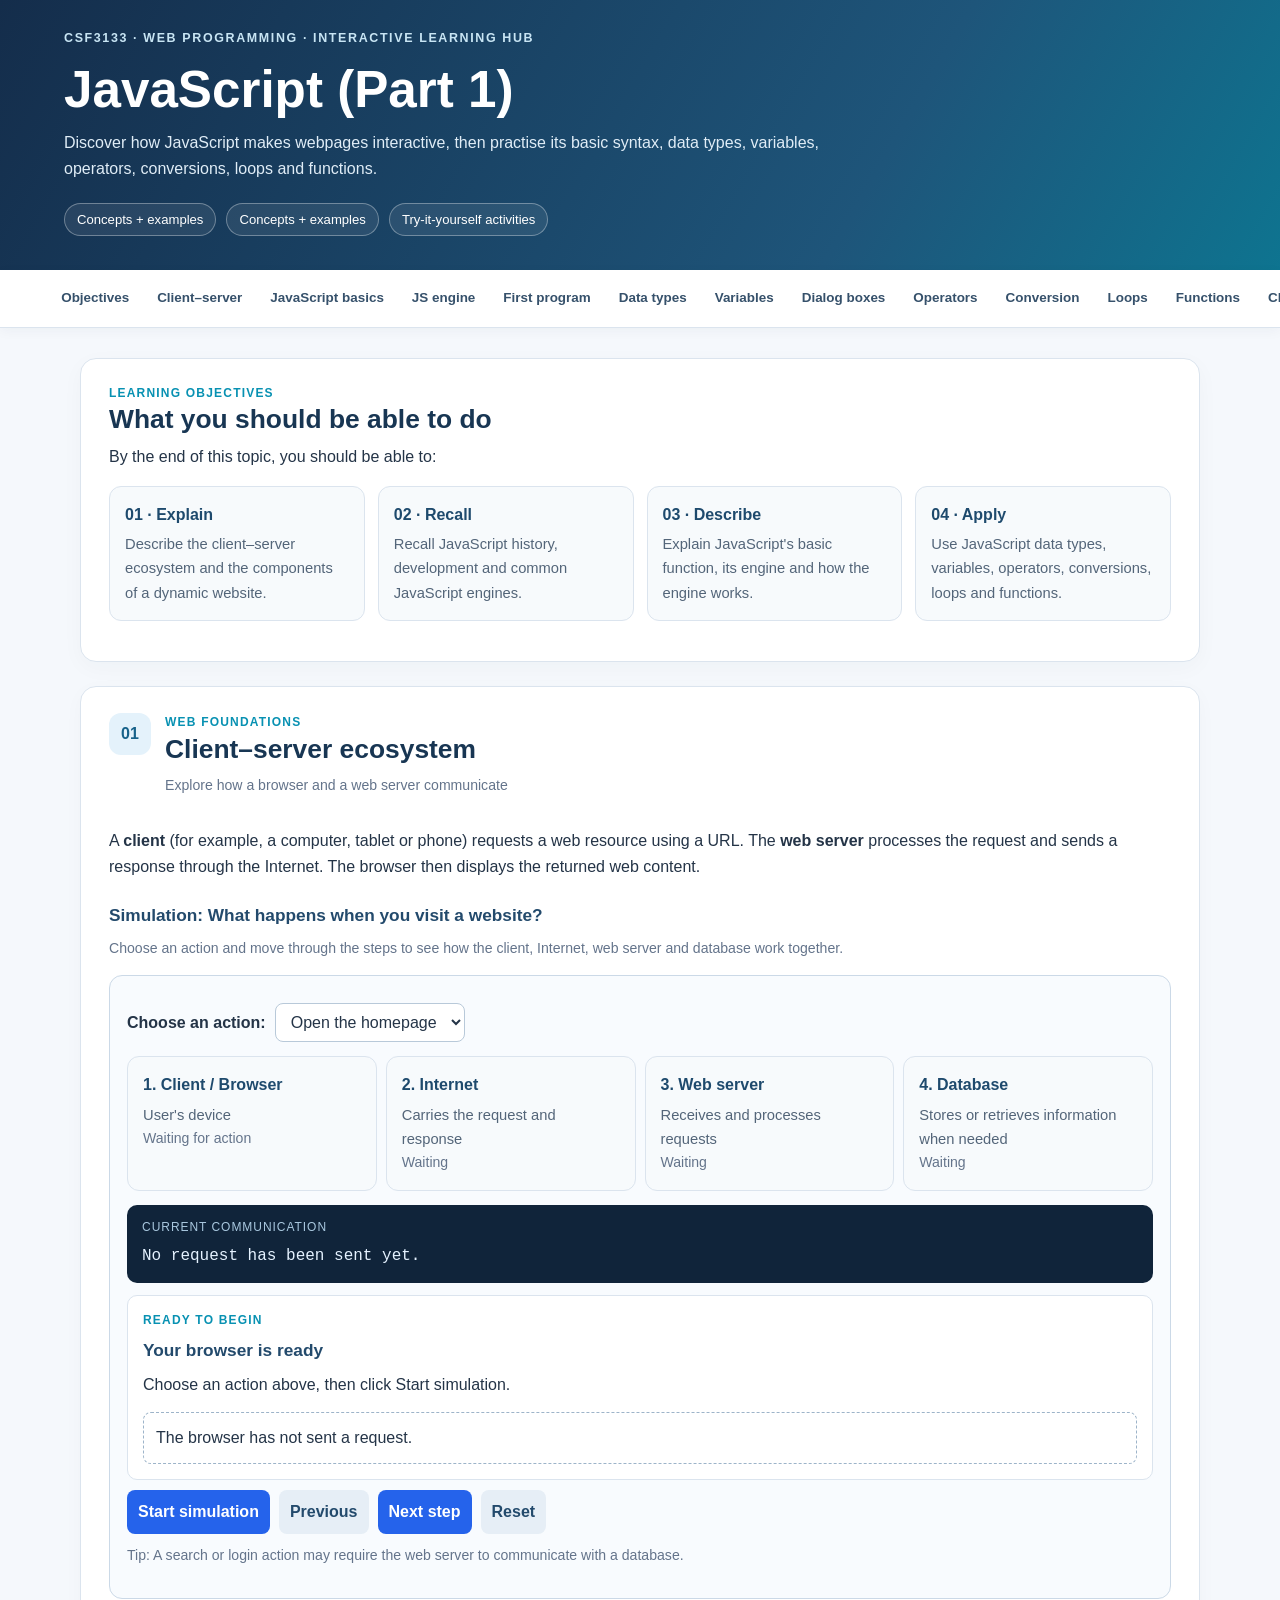
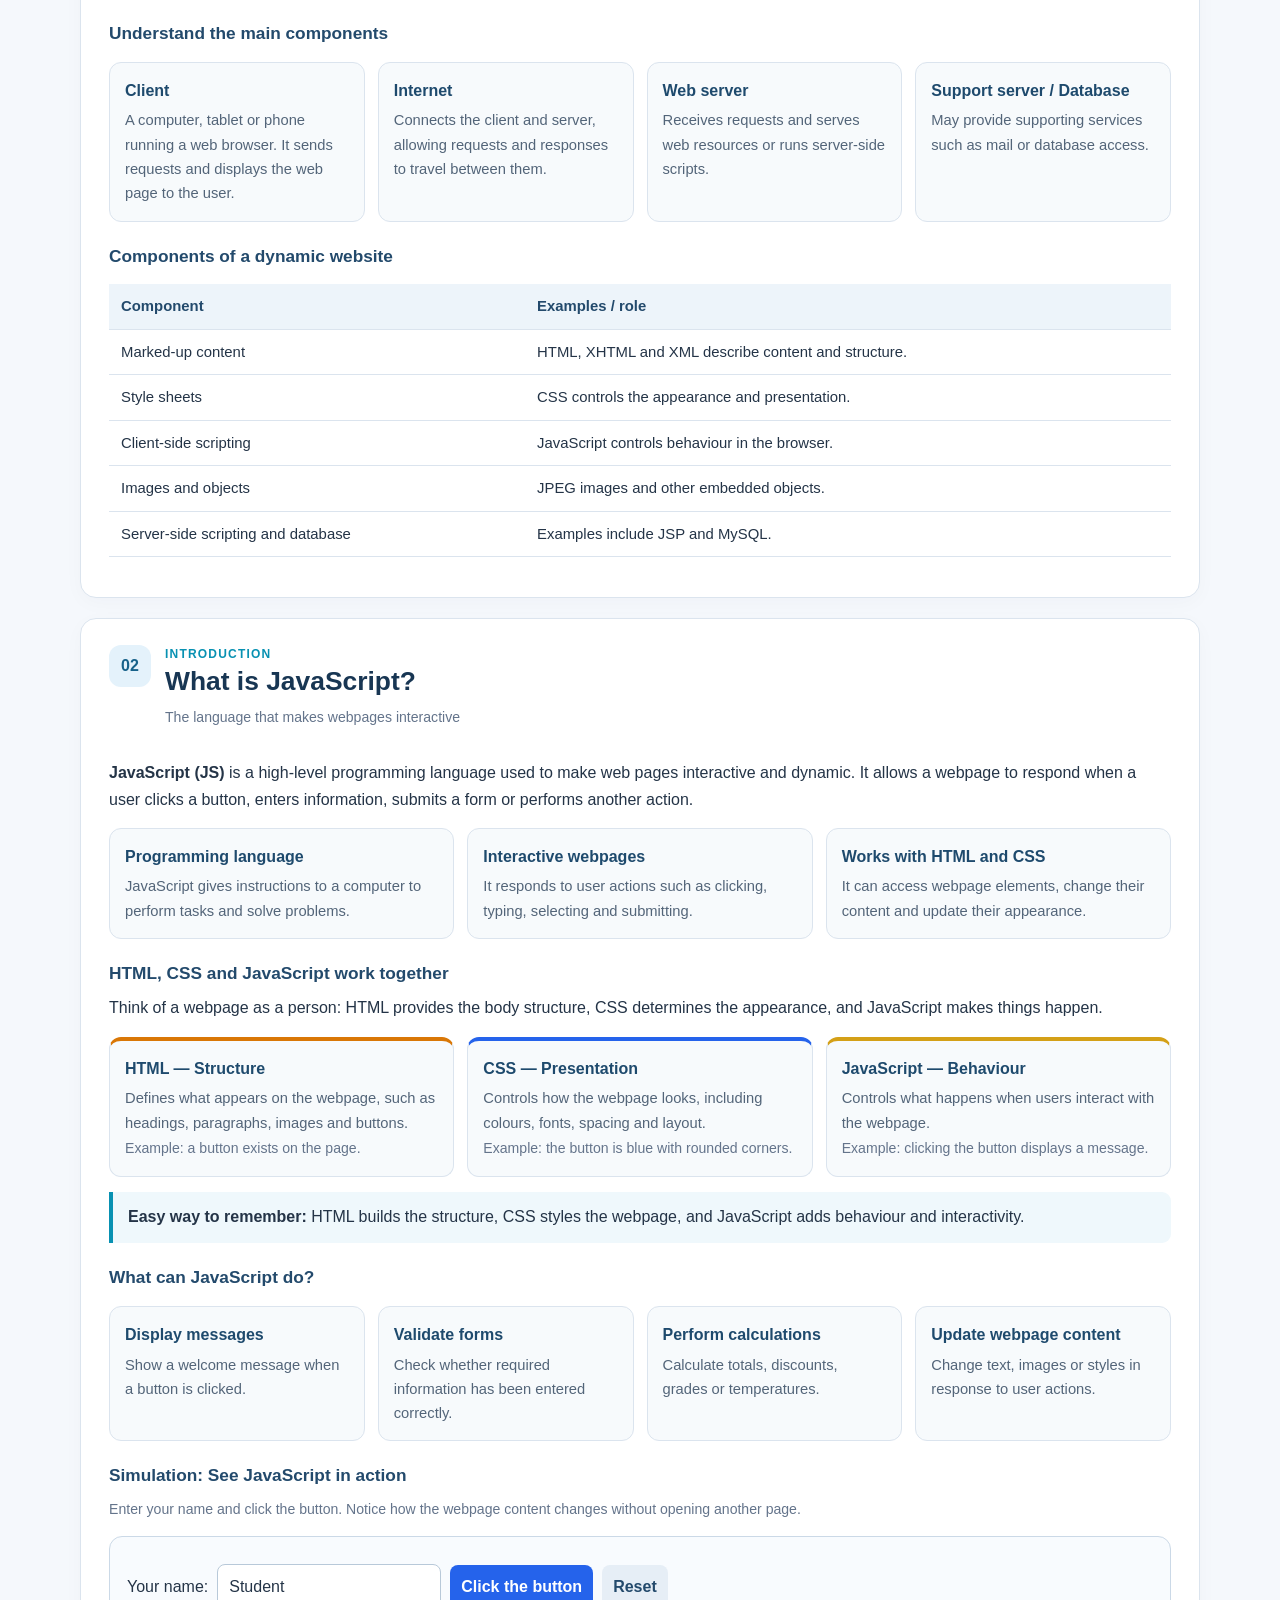
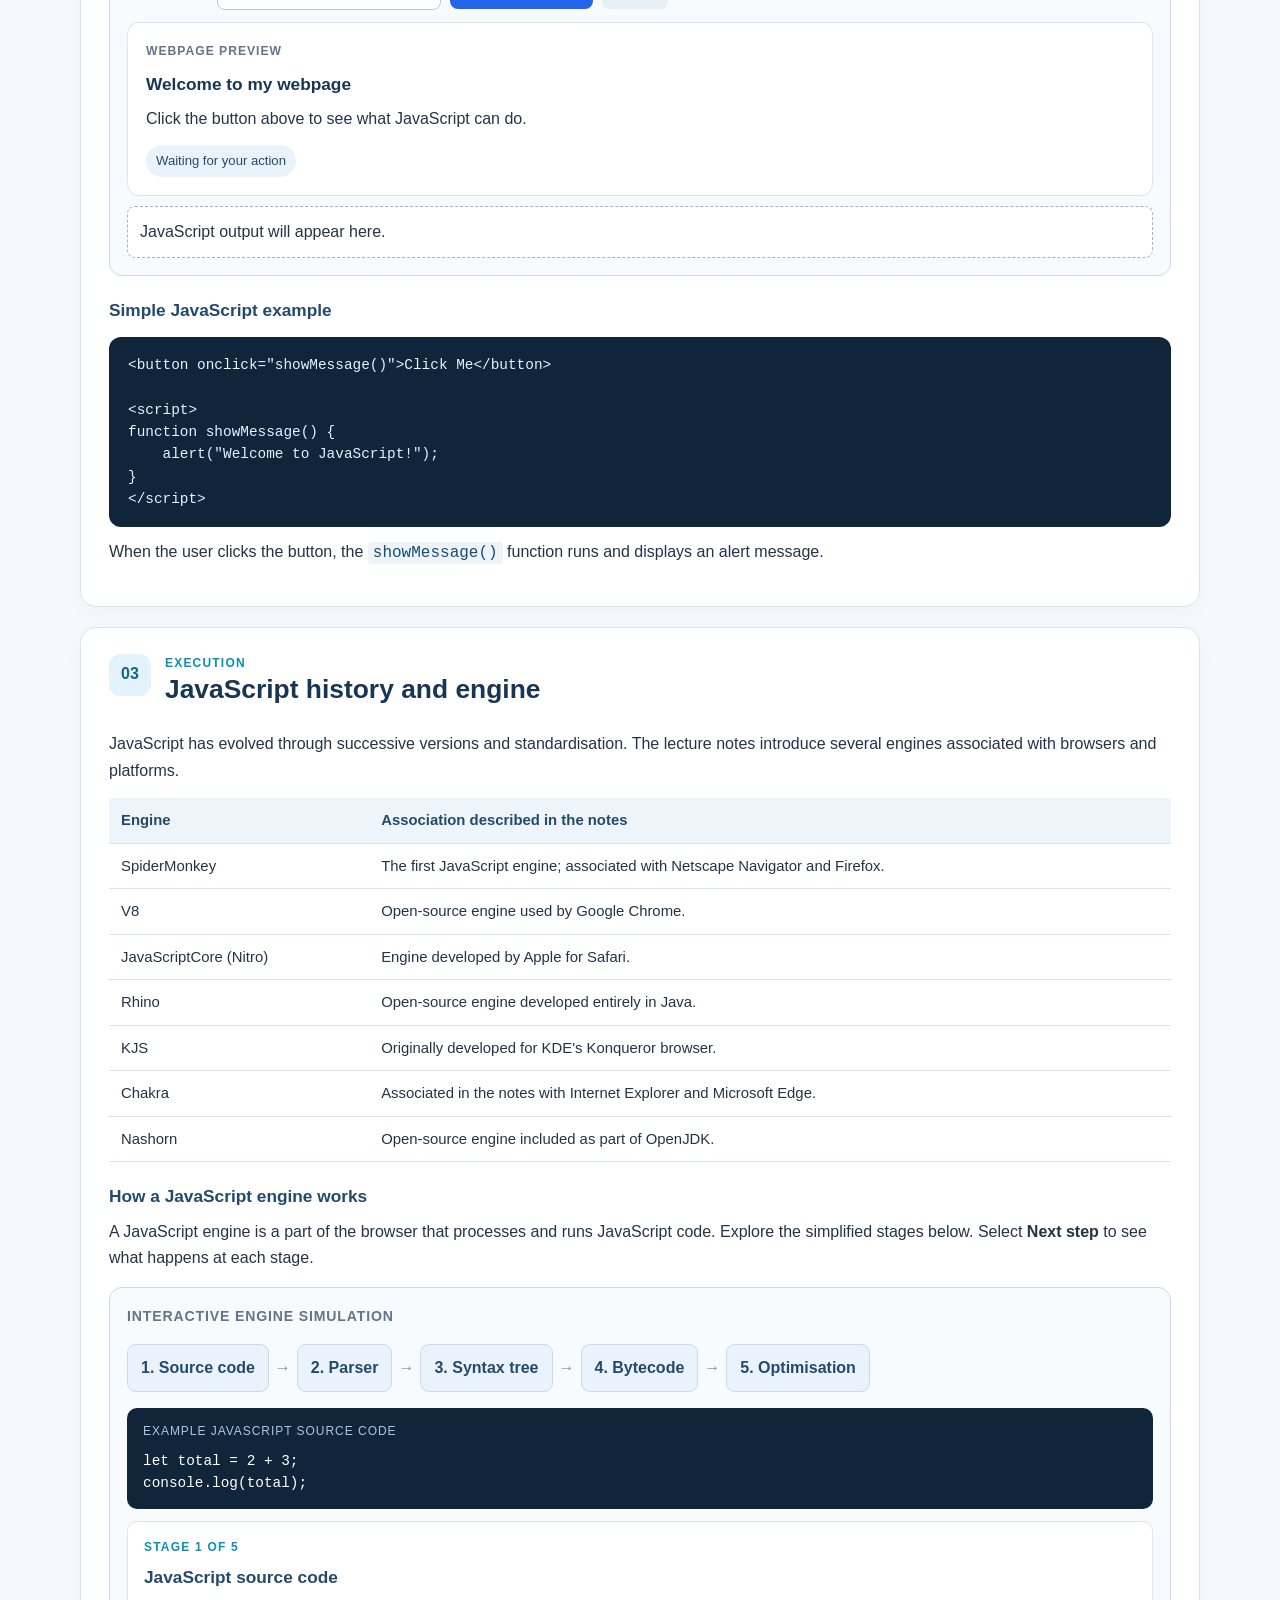
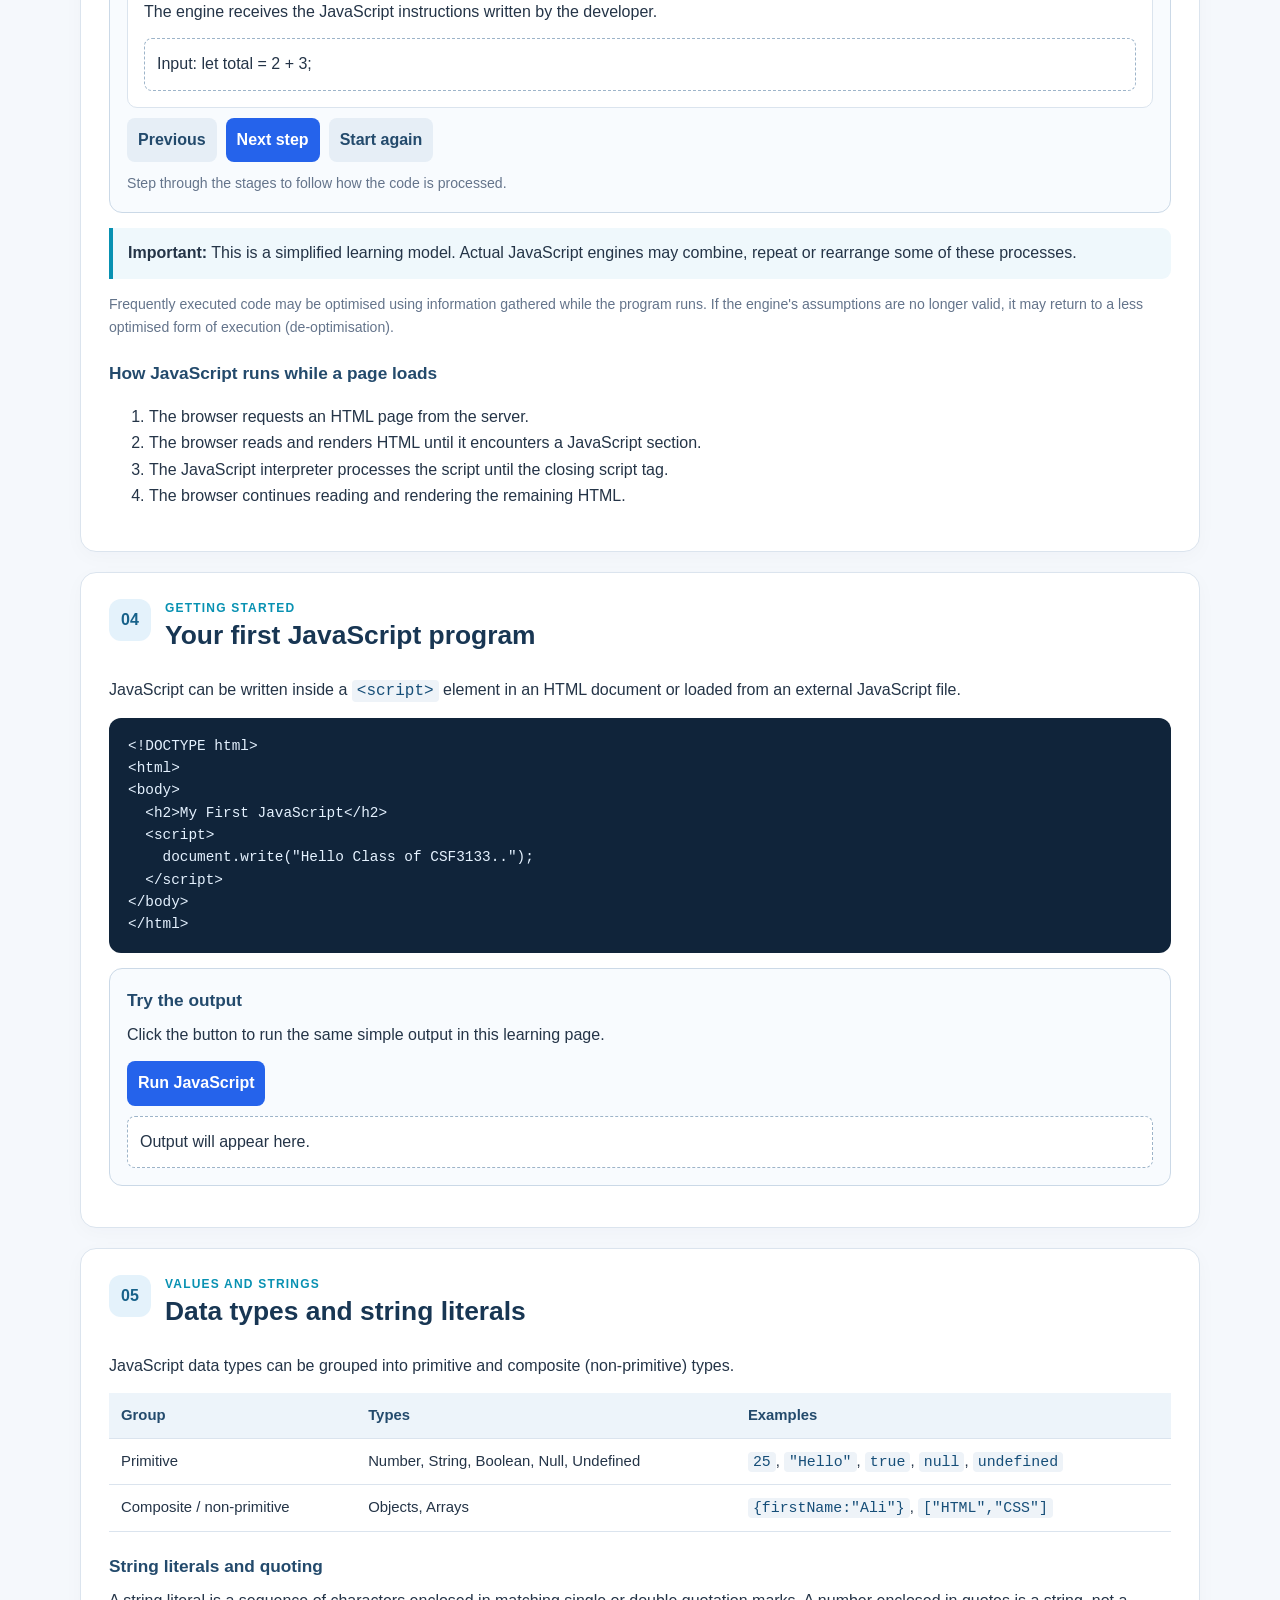
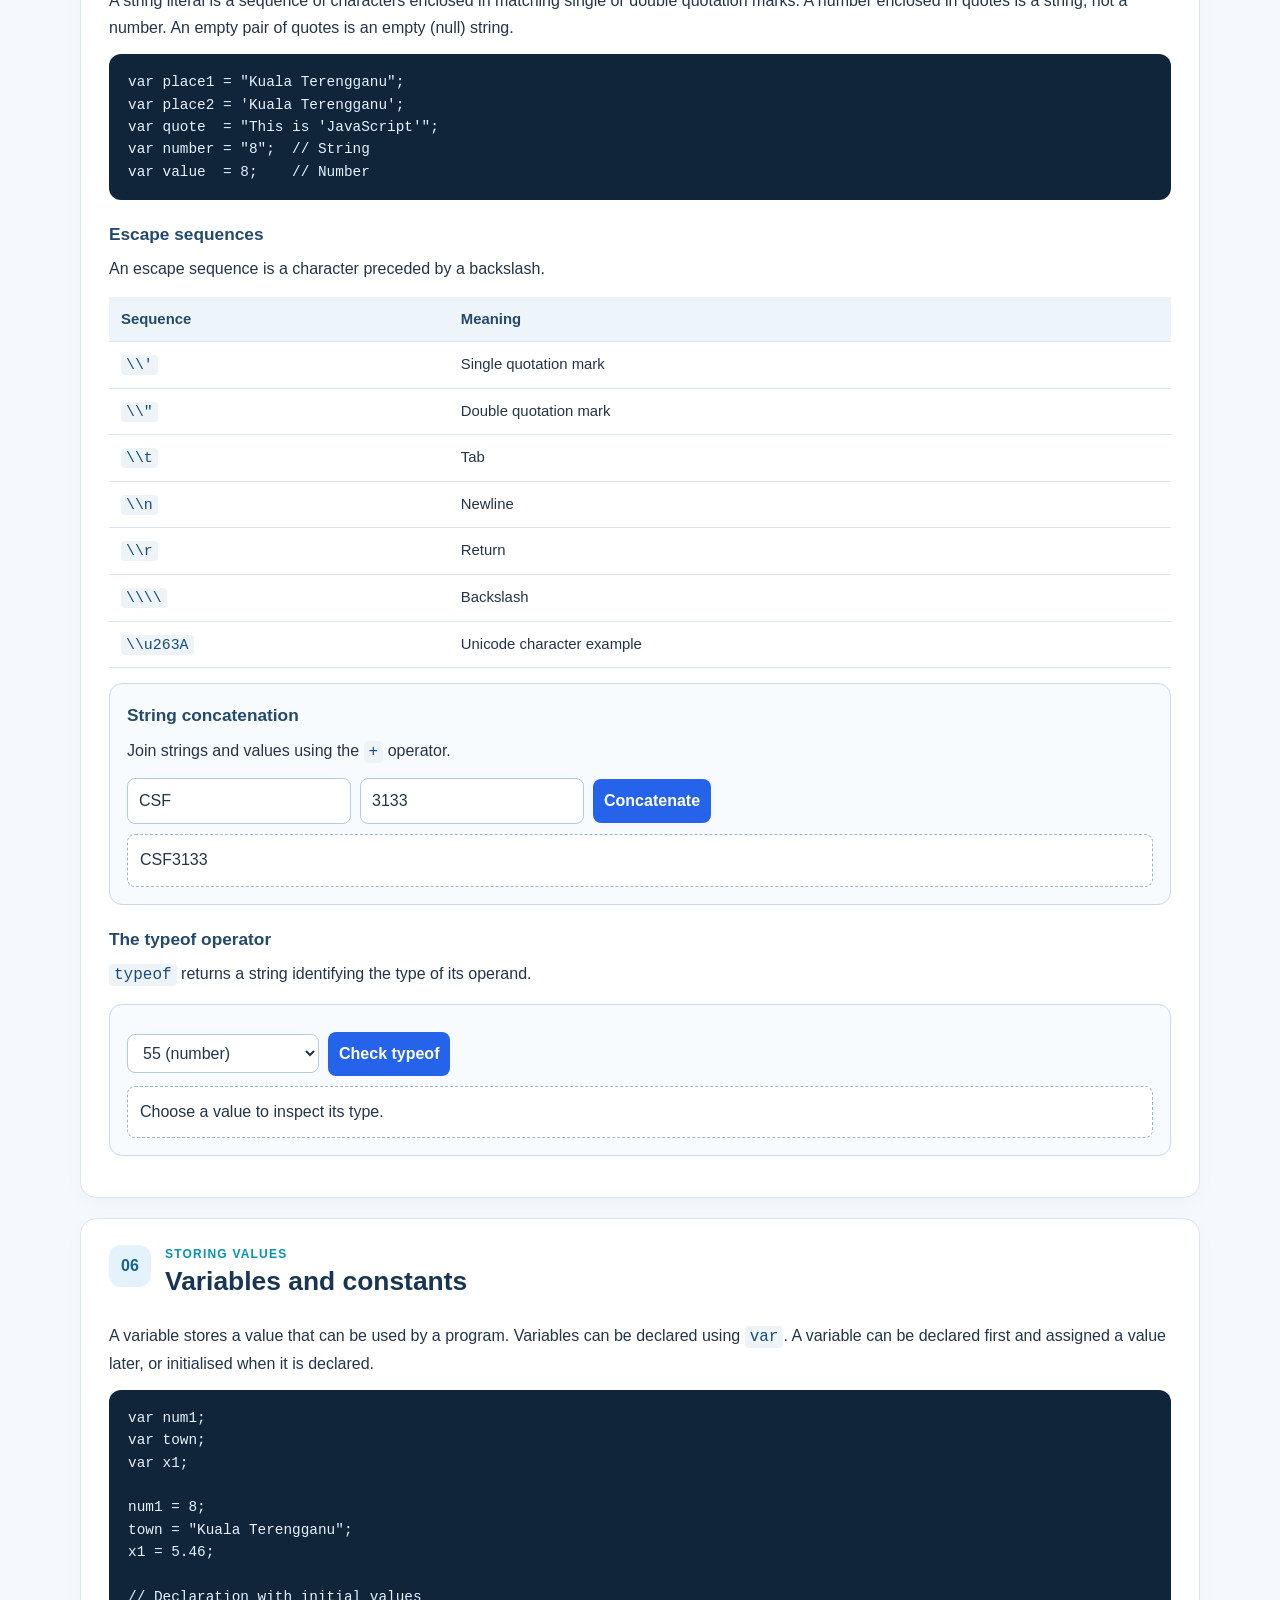
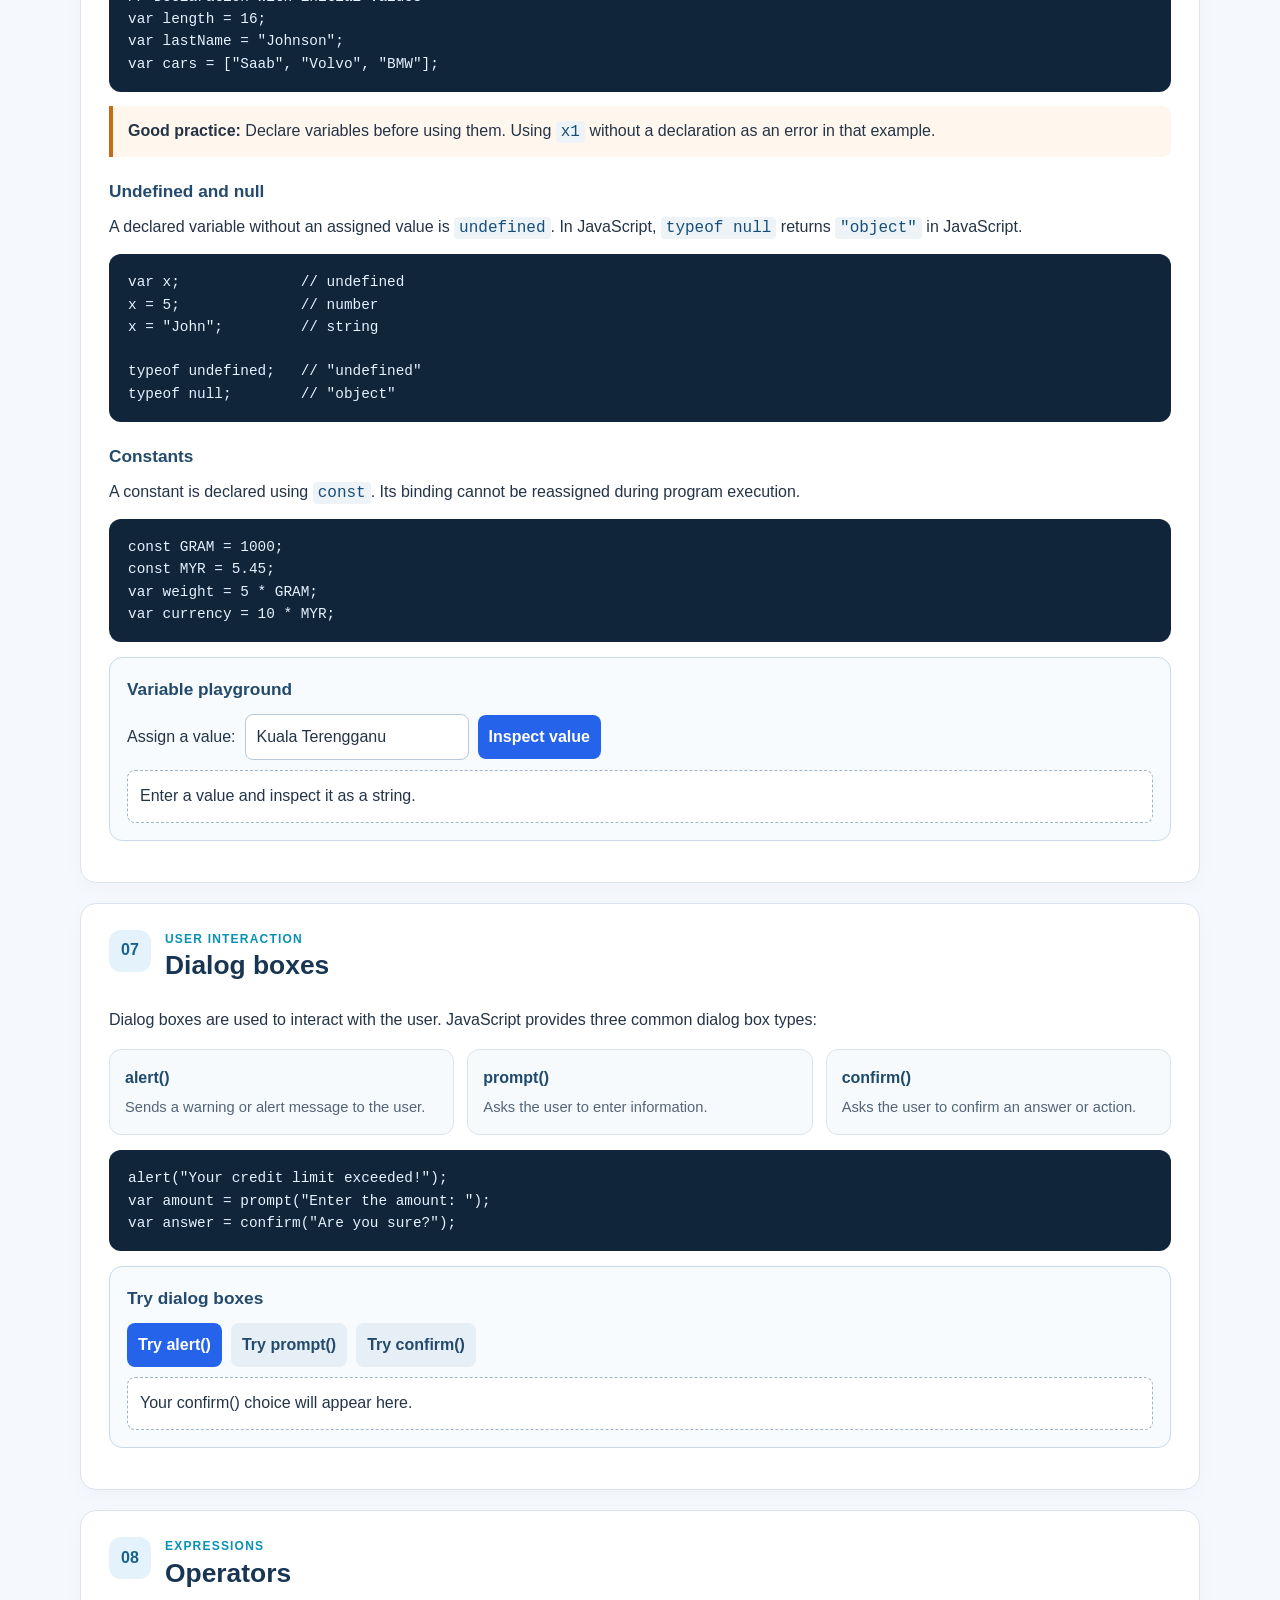
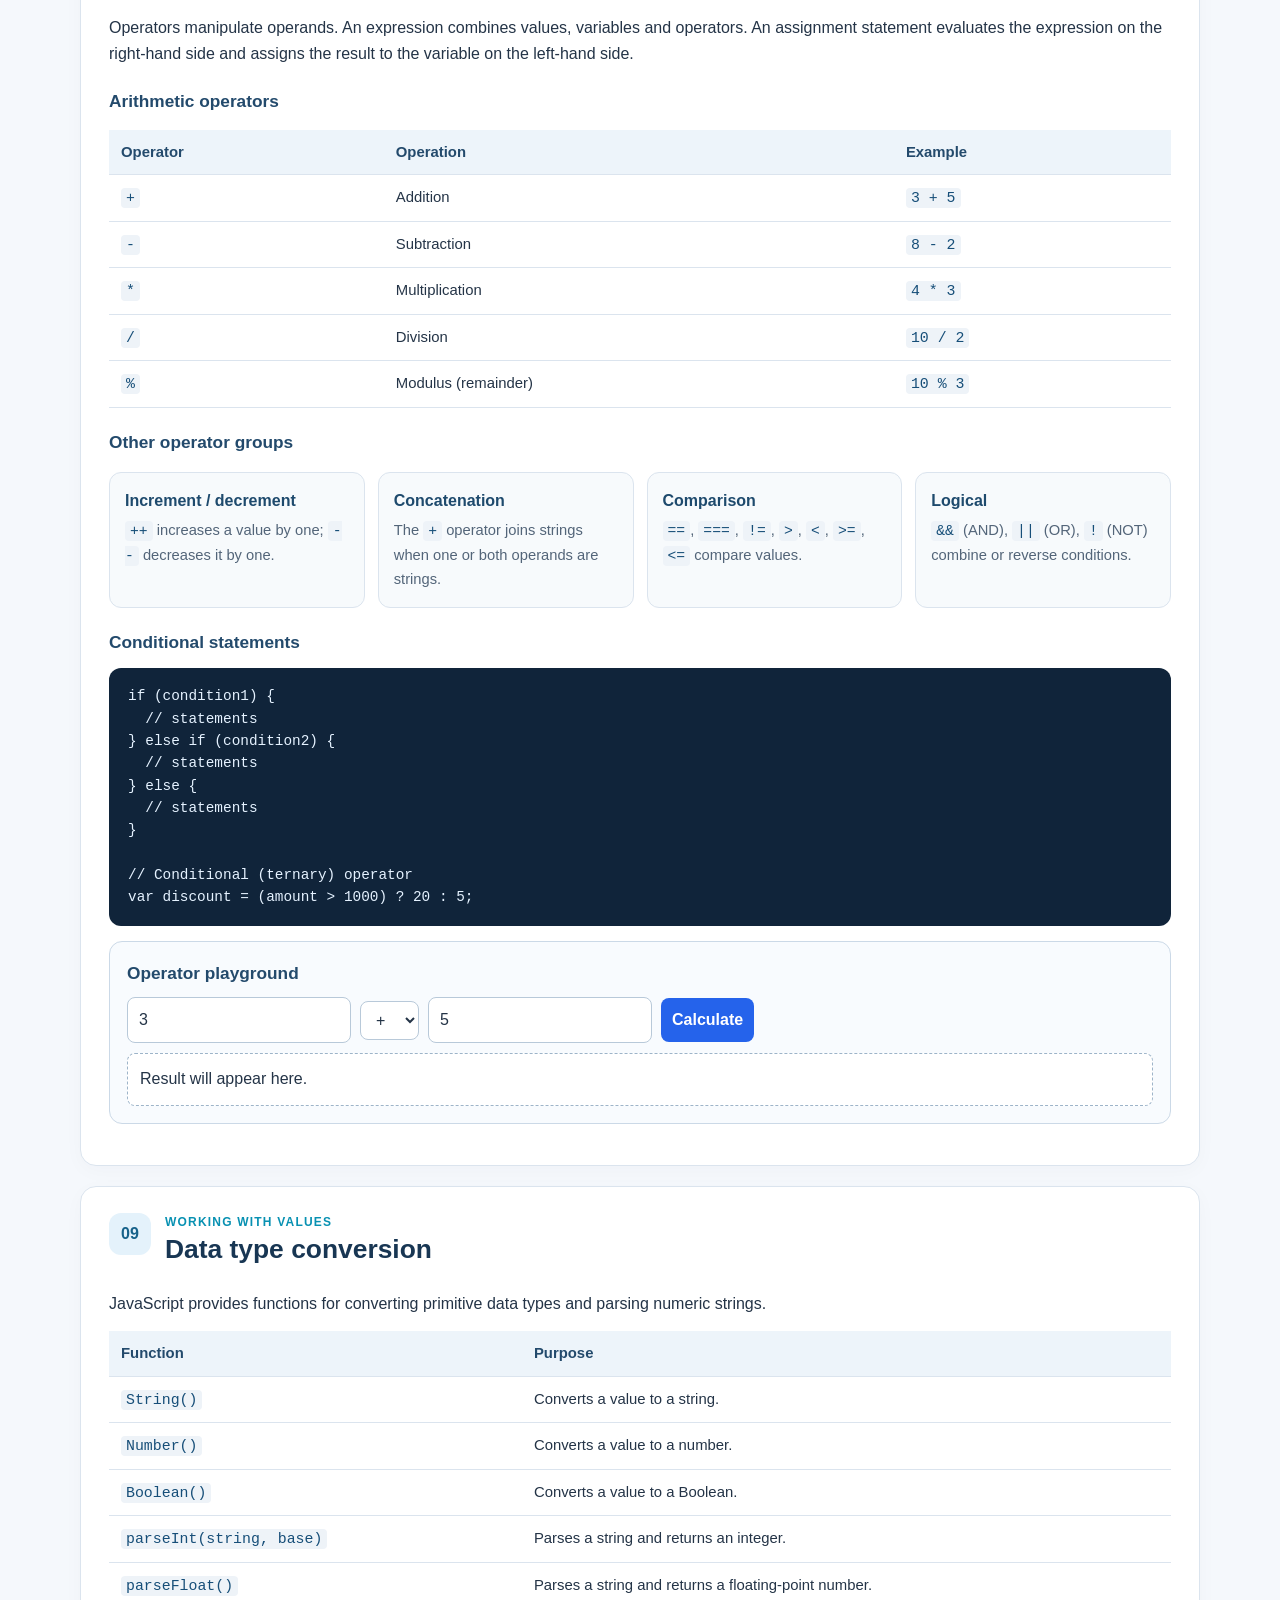
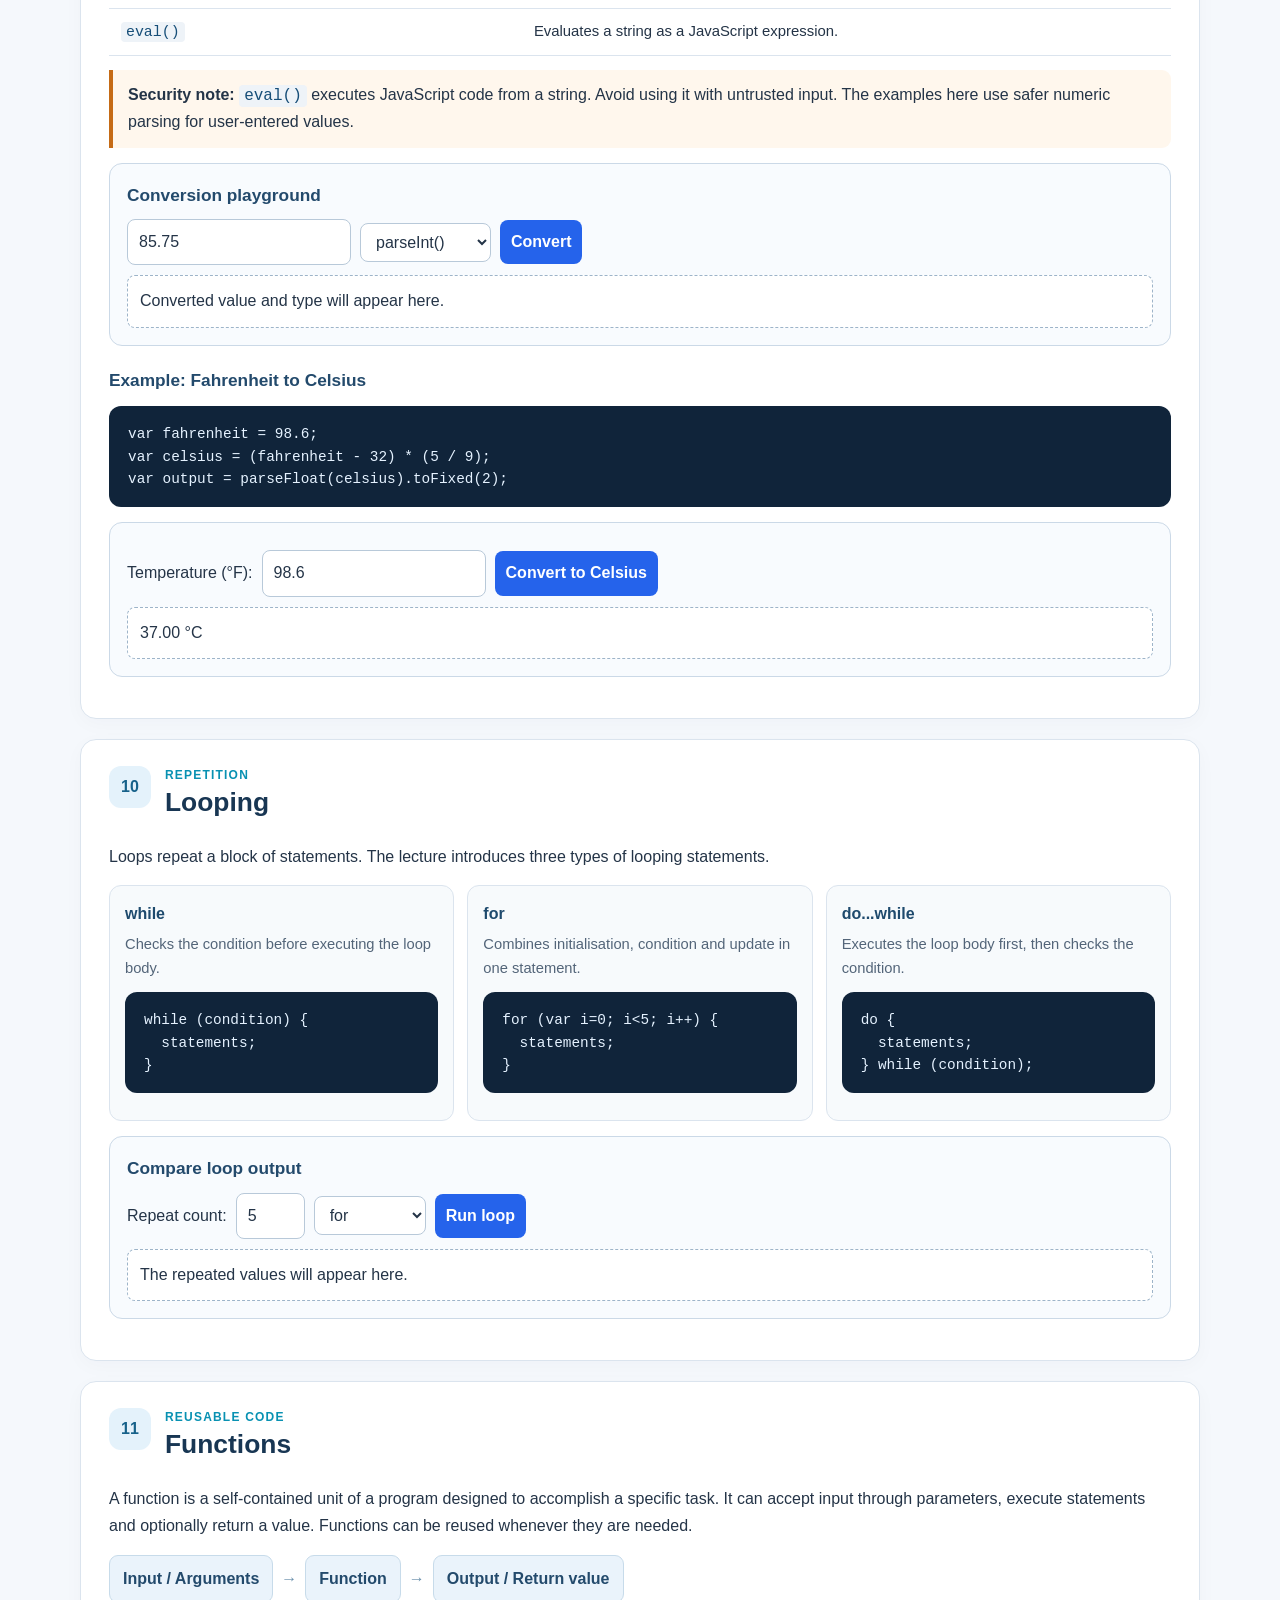
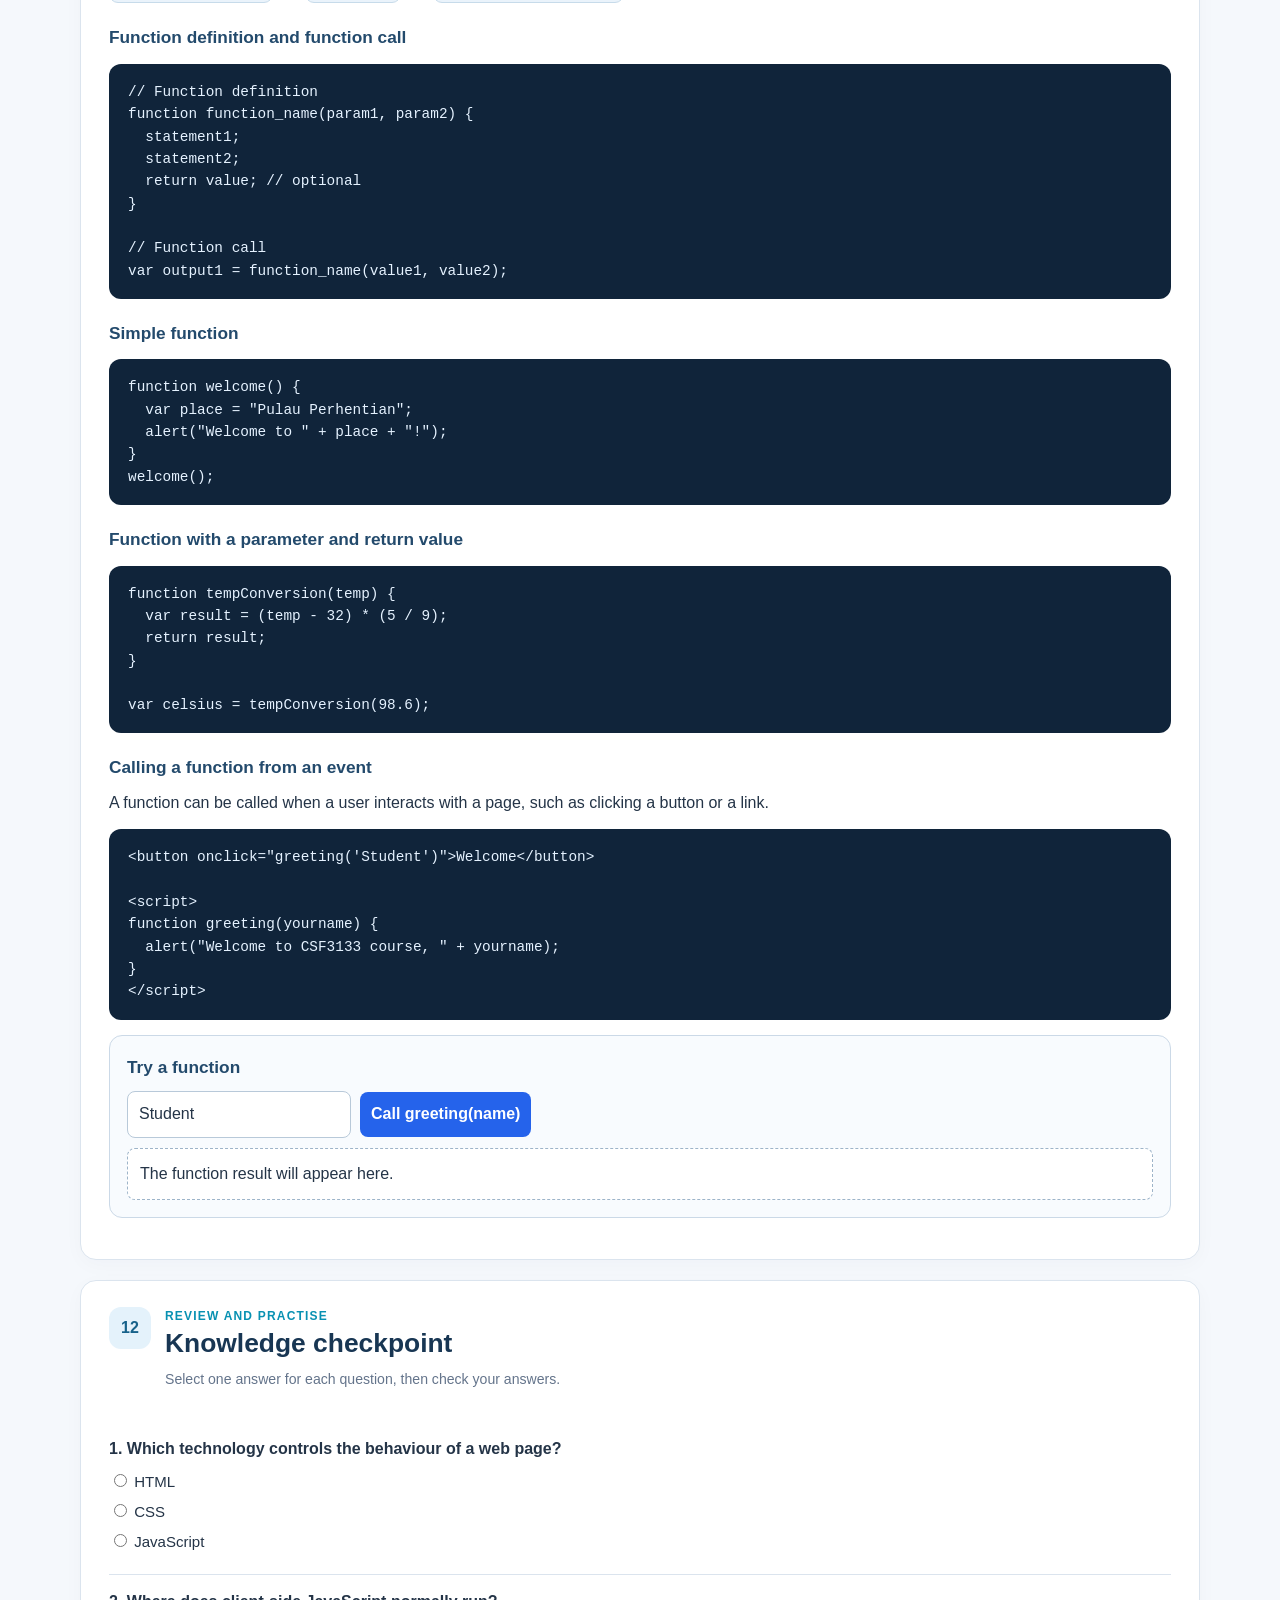
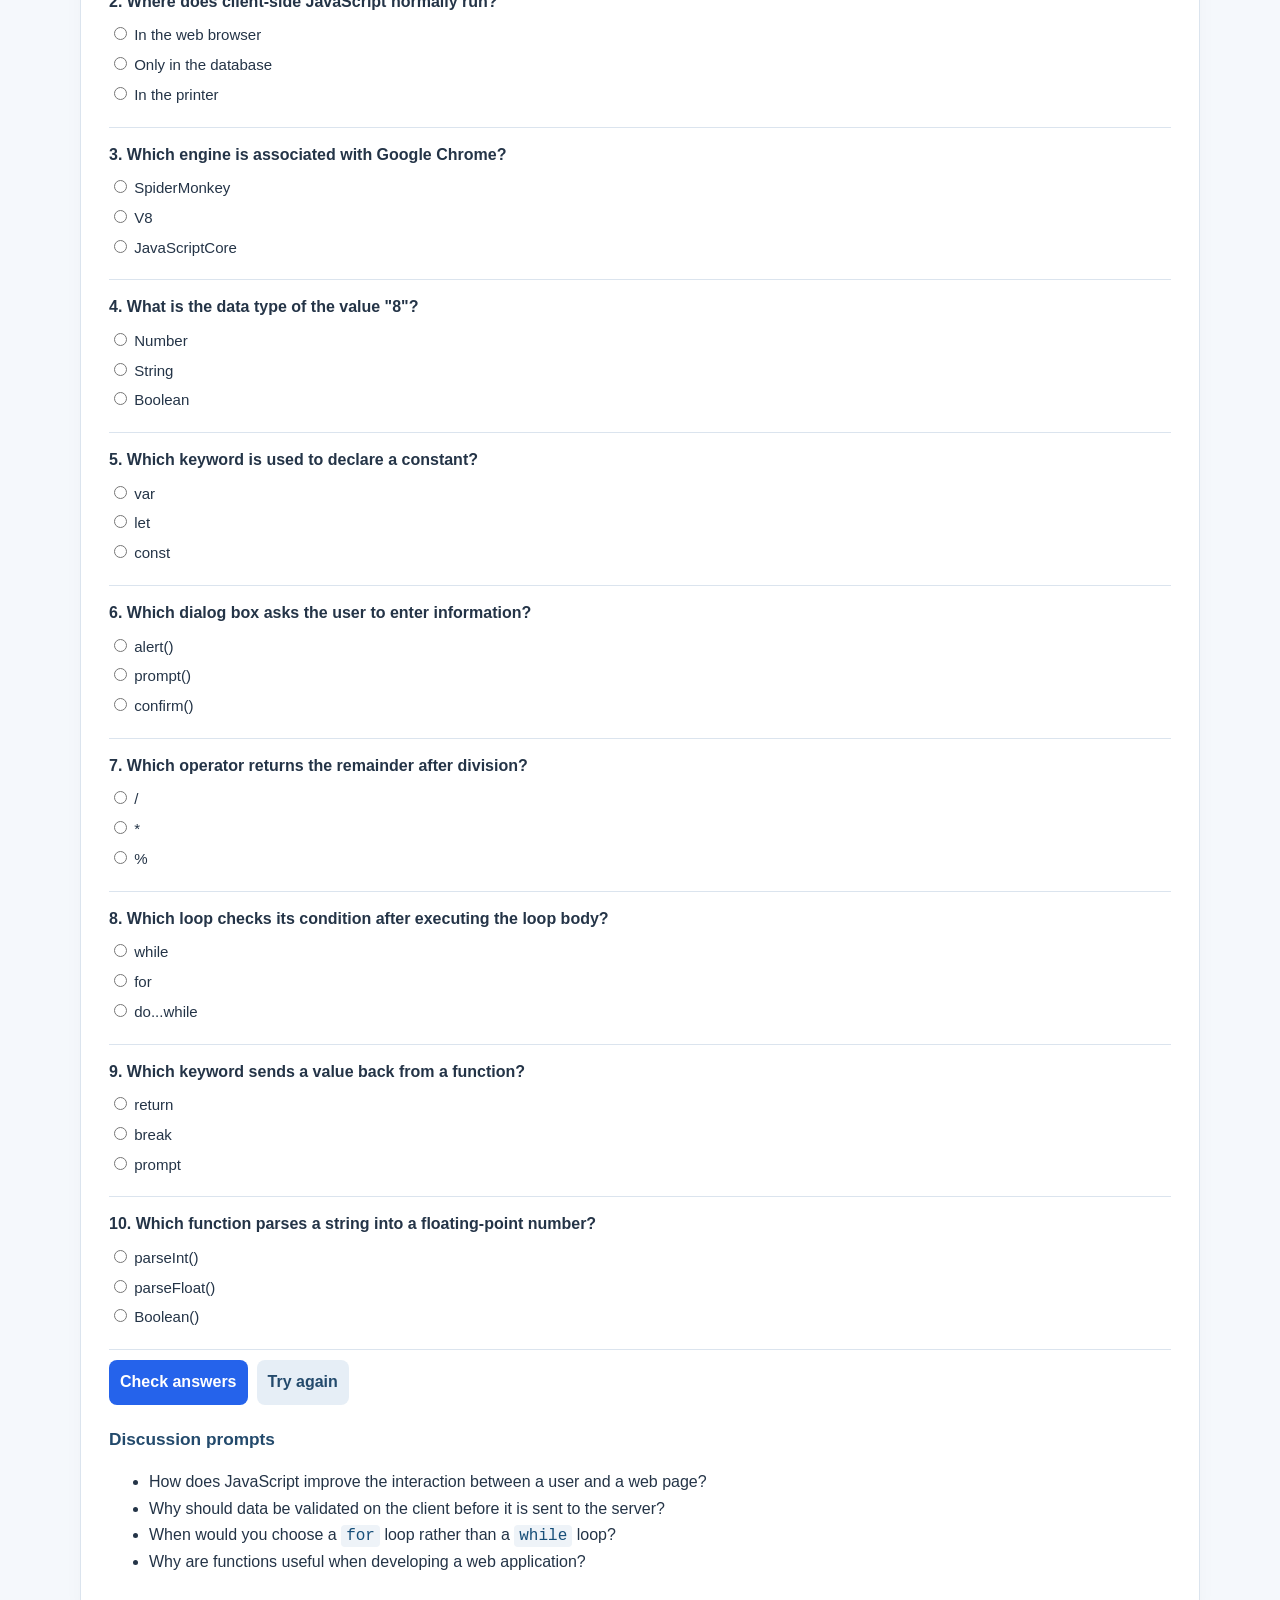
<file: topic7.html>
<!DOCTYPE html>
<html lang="en">
<head>
<meta charset="UTF-8">
<meta name="viewport" content="width=device-width, initial-scale=1.0">
<title>CSF3133 | JavaScript (Part 1) Learning Hub</title>
<style>
:root{--navy:#183653;--blue:#2563eb;--cyan:#0891b2;--ink:#243447;--muted:#64748b;--line:#dbe4ee;--paper:#f5f8fc;--white:#fff;--soft:#eaf3fb;--green:#16835d;--orange:#c56b16}
*{box-sizing:border-box}html{scroll-behavior:smooth}body{margin:0;background:var(--paper);color:var(--ink);font:16px/1.65 Inter,Segoe UI,Arial,sans-serif}
header{background:linear-gradient(120deg,#142d4b,#1e557a 68%,#0e7490);color:#fff;padding:28px max(5vw,24px) 34px}
.topline{font-size:.78rem;letter-spacing:.13em;text-transform:uppercase;color:#c8e5f4;font-weight:700}
header h1{font-size:clamp(2rem,4vw,3.25rem);line-height:1.12;margin:12px 0}
header p{max-width:780px;color:#e0edf7;margin:0}
.meta{display:flex;gap:10px;flex-wrap:wrap;margin-top:20px}.pill{border:1px solid #ffffff55;background:#ffffff14;border-radius:99px;padding:5px 12px;font-size:.82rem}
nav{position:sticky;top:0;z-index:10;background:#fff;border-bottom:1px solid var(--line);padding:10px max(4vw,18px);display:flex;gap:8px;overflow-x:auto;white-space:nowrap;box-shadow:0 3px 12px #19324b0b}
nav a{color:#36516b;text-decoration:none;font-size:.84rem;font-weight:650;padding:7px 10px;border-radius:8px}nav a:hover{background:var(--soft);color:var(--blue)}
main{width:min(1120px,90%);margin:30px auto 70px}
.intro{background:#fff;border:1px solid var(--line);border-radius:16px;padding:25px 28px;margin-bottom:24px;box-shadow:0 6px 22px #19324b08}
h2{color:var(--navy);font-size:1.65rem;line-height:1.25;margin:0 0 7px}h3{color:#234a6c;font-size:1.08rem;margin:20px 0 8px}p{margin:8px 0 13px}.eyebrow{color:var(--cyan);font-weight:800;letter-spacing:.1em;font-size:.75rem;text-transform:uppercase}
.section{background:#fff;border:1px solid var(--line);border-radius:16px;padding:26px 28px;margin:20px 0;box-shadow:0 5px 20px #19324b07;scroll-margin-top:75px}
.section-head{display:flex;gap:14px;align-items:flex-start;margin-bottom:18px}.num{flex:0 0 42px;height:42px;border-radius:12px;background:#e4f2fb;color:#17628a;display:grid;place-items:center;font-weight:800}
.grid{display:grid;grid-template-columns:repeat(auto-fit,minmax(210px,1fr));gap:13px;margin:15px 0}.tile{background:#f7fafc;border:1px solid var(--line);border-radius:12px;padding:15px}.tile strong{display:block;color:#1e4a6d;margin-bottom:4px}.tile p{font-size:.92rem;margin:0;color:#536579}
table{border-collapse:collapse;width:100%;margin:14px 0;font-size:.93rem}th,td{text-align:left;padding:10px 12px;border-bottom:1px solid var(--line);vertical-align:top}th{background:#edf4fa;color:#234a6c}
pre,code{font-family:Consolas,Monaco,monospace}pre{background:#10243a;color:#e5f2ff;padding:17px 19px;border-radius:12px;overflow:auto;font-size:.9rem;line-height:1.55;margin:12px 0}code{background:#eef3f8;padding:2px 5px;border-radius:4px;color:#164e78}
.note{border-left:4px solid var(--cyan);background:#eff8fc;padding:12px 15px;border-radius:0 9px 9px 0;margin:14px 0}.warning{border-left-color:var(--orange);background:#fff7ed}
.demo{border:1px solid #cbd9e7;background:#f8fbfe;border-radius:13px;padding:17px;margin:15px 0}.demo h3{margin-top:0}.controls{display:flex;gap:9px;flex-wrap:wrap;align-items:center;margin:10px 0}
input,select,button,textarea{font:inherit;border:1px solid #b8c9d9;border-radius:8px;padding:9px 11px;background:#fff;color:var(--ink)}input,textarea{max-width:100%}button{background:var(--blue);color:white;border:0;font-weight:700;cursor:pointer}button:hover{background:#1d4ed8}button.secondary{background:#e6eef6;color:#234a6c}button.secondary:hover{background:#d5e3ef}
.output{background:#fff;border:1px dashed #9db4c9;border-radius:8px;padding:12px;min-height:42px;margin-top:10px;white-space:pre-wrap}.small{font-size:.88rem;color:var(--muted)}
.steps{display:flex;flex-wrap:wrap;gap:8px;align-items:center;margin:16px 0}.step{background:#eaf3fb;border:1px solid #c7dbea;padding:10px 13px;border-radius:9px;font-weight:650;color:#234a6c}.arrow{color:#6b91ad;font-weight:900}
.quiz-q{padding:14px 0;border-bottom:1px solid var(--line)}.quiz-q p{font-weight:700;margin:0 0 8px}.quiz-q label{display:block;margin:5px 0;font-size:.94rem}.feedback{font-weight:700;margin-top:12px}
footer{text-align:center;color:#6b7d90;padding:25px;border-top:1px solid var(--line);font-size:.88rem}
@media(max-width:650px){main{width:94%;margin-top:16px}.section,.intro{padding:20px 17px}header{padding:25px 20px}.section-head{gap:10px}}
</style>
</head>
<body>
<header>
 <div class="topline">CSF3133 · Web Programming · Interactive Learning Hub</div>
 <h1>JavaScript (Part 1)</h1>
 <p>Discover how JavaScript makes webpages interactive, then practise its basic syntax, data types, variables, operators, conversions, loops and functions.</p>
 <div class="meta"><span class="pill">Concepts + examples</span><span class="pill">Concepts + examples</span><span class="pill">Try-it-yourself activities</span></div>
</header>
<nav>
 <a href="#objectives">Objectives</a><a href="#ecosystem">Client–server</a><a href="#intro">JavaScript basics</a><a href="#engine">JS engine</a><a href="#first">First program</a><a href="#data">Data types</a><a href="#variables">Variables</a><a href="#dialogs">Dialog boxes</a><a href="#operators">Operators</a><a href="#conversion">Conversion</a><a href="#loops">Loops</a><a href="#functions">Functions</a><a href="#checkpoint">Checkpoint</a>
</nav>
<main>
<section class="intro" id="objectives">
 <div class="eyebrow">Learning objectives</div><h2>What you should be able to do</h2>
 <p>By the end of this topic, you should be able to:</p>
 <div class="grid">
  <div class="tile"><strong>01 · Explain</strong><p>Describe the client–server ecosystem and the components of a dynamic website.</p></div>
  <div class="tile"><strong>02 · Recall</strong><p>Recall JavaScript history, development and common JavaScript engines.</p></div>
  <div class="tile"><strong>03 · Describe</strong><p>Explain JavaScript's basic function, its engine and how the engine works.</p></div>
  <div class="tile"><strong>04 · Apply</strong><p>Use JavaScript data types, variables, operators, conversions, loops and functions.</p></div>
 </div>
</section>

<section class="section" id="ecosystem">
 <div class="section-head"><div class="num">01</div><div><div class="eyebrow">Web foundations</div><h2>Client–server ecosystem</h2><p class="small">Explore how a browser and a web server communicate</p></div></div>
 <p>A <strong>client</strong> (for example, a computer, tablet or phone) requests a web resource using a URL. The <strong>web server</strong> processes the request and sends a response through the Internet. The browser then displays the returned web content.</p>

 <h3>Simulation: What happens when you visit a website?</h3>
 <p class="small">Choose an action and move through the steps to see how the client, Internet, web server and database work together.</p>
 <div class="demo" id="clientServerSimulation">
  <div class="controls">
   <label for="csScenario"><strong>Choose an action:</strong></label>
   <select id="csScenario" onchange="resetClientServerSimulation()">
    <option value="home">Open the homepage</option>
    <option value="search">Search for a course</option>
    <option value="login">Submit a login form</option>
   </select>
  </div>
  <div style="display:grid;grid-template-columns:repeat(auto-fit,minmax(135px,1fr));gap:9px;margin:14px 0" id="csDiagram">
   <div class="tile" id="csClient"><strong>1. Client / Browser</strong><p class="small">User's device</p><div class="small" id="csClientStatus">Waiting for action</div></div>
   <div class="tile" id="csInternet"><strong>2. Internet</strong><p class="small">Carries the request and response</p><div class="small" id="csInternetStatus">Waiting</div></div>
   <div class="tile" id="csServer"><strong>3. Web server</strong><p class="small">Receives and processes requests</p><div class="small" id="csServerStatus">Waiting</div></div>
   <div class="tile" id="csDatabase"><strong>4. Database</strong><p class="small">Stores or retrieves information when needed</p><div class="small" id="csDatabaseStatus">Waiting</div></div>
  </div>
  <div style="background:#10243a;color:#e5f2ff;border-radius:10px;padding:13px 15px;margin:12px 0">
   <div style="font-size:.75rem;color:#a9c8df;text-transform:uppercase;letter-spacing:.08em">Current communication</div>
   <div id="csPacket" style="font-family:Consolas,monospace;margin-top:6px;white-space:pre-wrap">No request has been sent yet.</div>
  </div>
  <div style="background:#fff;border:1px solid #dbe4ee;border-radius:10px;padding:15px;min-height:125px">
   <div class="eyebrow" id="csStepCount">Ready to begin</div>
   <h3 id="csStepTitle" style="margin:5px 0">Your browser is ready</h3>
   <p id="csStepDescription">Choose an action above, then click Start simulation.</p>
   <div class="output" id="csStepOutput">The browser has not sent a request.</div>
  </div>
  <div class="controls">
   <button type="button" onclick="startClientServerSimulation()" id="csStart">Start simulation</button>
   <button type="button" class="secondary" onclick="changeClientServerStep(-1)" id="csPrev" disabled>Previous</button>
   <button type="button" onclick="changeClientServerStep(1)" id="csNext" disabled>Next step</button>
   <button type="button" class="secondary" onclick="resetClientServerSimulation()">Reset</button>
  </div>
  <p class="small" id="csProgress" aria-live="polite">Tip: A search or login action may require the web server to communicate with a database.</p>
 </div>

 <h3>Understand the main components</h3>
 <div class="grid">
  <div class="tile"><strong>Client</strong><p>A computer, tablet or phone running a web browser. It sends requests and displays the web page to the user.</p></div>
  <div class="tile"><strong>Internet</strong><p>Connects the client and server, allowing requests and responses to travel between them.</p></div>
  <div class="tile"><strong>Web server</strong><p>Receives requests and serves web resources or runs server-side scripts.</p></div>
  <div class="tile"><strong>Support server / Database</strong><p>May provide supporting services such as mail or database access.</p></div>
 </div>
 <h3>Components of a dynamic website</h3>
 <table><thead><tr><th>Component</th><th>Examples / role</th></tr></thead><tbody><tr><td>Marked-up content</td><td>HTML, XHTML and XML describe content and structure.</td></tr><tr><td>Style sheets</td><td>CSS controls the appearance and presentation.</td></tr><tr><td>Client-side scripting</td><td>JavaScript controls behaviour in the browser.</td></tr><tr><td>Images and objects</td><td>JPEG images and other embedded objects.</td></tr><tr><td>Server-side scripting and database</td><td>Examples include JSP and MySQL.</td></tr></tbody></table>
</section>

<section class="section" id="intro">
  <div class="section-head"><div class="num">02</div><div><div class="eyebrow">Introduction</div><h2>What is JavaScript?</h2><p class="small">The language that makes webpages interactive</p></div></div>
  <p><strong>JavaScript (JS)</strong> is a high-level programming language used to make web pages interactive and dynamic. It allows a webpage to respond when a user clicks a button, enters information, submits a form or performs another action.</p>
  <div class="grid">
    <div class="tile"><strong>Programming language</strong><p>JavaScript gives instructions to a computer to perform tasks and solve problems.</p></div>
    <div class="tile"><strong>Interactive webpages</strong><p>It responds to user actions such as clicking, typing, selecting and submitting.</p></div>
    <div class="tile"><strong>Works with HTML and CSS</strong><p>It can access webpage elements, change their content and update their appearance.</p></div>
  </div>
  <h3>HTML, CSS and JavaScript work together</h3>
  <p>Think of a webpage as a person: HTML provides the body structure, CSS determines the appearance, and JavaScript makes things happen.</p>
  <div class="grid">
    <div class="tile" style="border-top:4px solid #d97706"><strong>HTML — Structure</strong><p>Defines what appears on the webpage, such as headings, paragraphs, images and buttons.</p><span class="small">Example: a button exists on the page.</span></div>
    <div class="tile" style="border-top:4px solid #2563eb"><strong>CSS — Presentation</strong><p>Controls how the webpage looks, including colours, fonts, spacing and layout.</p><span class="small">Example: the button is blue with rounded corners.</span></div>
    <div class="tile" style="border-top:4px solid #d4a017"><strong>JavaScript — Behaviour</strong><p>Controls what happens when users interact with the webpage.</p><span class="small">Example: clicking the button displays a message.</span></div>
  </div>
  <div class="note"><strong>Easy way to remember:</strong> HTML builds the structure, CSS styles the webpage, and JavaScript adds behaviour and interactivity.</div>
  <h3>What can JavaScript do?</h3>
  <div class="grid">
    <div class="tile"><strong>Display messages</strong><p>Show a welcome message when a button is clicked.</p></div>
    <div class="tile"><strong>Validate forms</strong><p>Check whether required information has been entered correctly.</p></div>
    <div class="tile"><strong>Perform calculations</strong><p>Calculate totals, discounts, grades or temperatures.</p></div>
    <div class="tile"><strong>Update webpage content</strong><p>Change text, images or styles in response to user actions.</p></div>
  </div>
  <h3>Simulation: See JavaScript in action</h3>
  <p class="small">Enter your name and click the button. Notice how the webpage content changes without opening another page.</p>
  <div class="demo">
    <div class="controls"><label for="introName">Your name:</label><input id="introName" value="Student" aria-label="Your name"><button type="button" onclick="runIntroSimulation()">Click the button</button><button type="button" class="secondary" onclick="resetIntroSimulation()">Reset</button></div>
    <div id="introPreview" style="background:#fff;border:1px solid #dbe4ee;border-radius:12px;padding:18px;margin-top:12px">
      <div style="font-size:.76rem;color:#64748b;font-weight:700;text-transform:uppercase;letter-spacing:.08em">Webpage preview</div>
      <h3 id="introPreviewTitle" style="margin:8px 0;color:#183653">Welcome to my webpage</h3>
      <p id="introPreviewText">Click the button above to see what JavaScript can do.</p>
      <span id="introPreviewStatus" style="display:inline-block;background:#eaf3fb;color:#234a6c;padding:5px 10px;border-radius:20px;font-size:.82rem">Waiting for your action</span>
    </div>
    <div class="output" id="introCodeOutput" aria-live="polite">JavaScript output will appear here.</div>
  </div>
  <h3>Simple JavaScript example</h3>
  <pre>&lt;button onclick="showMessage()"&gt;Click Me&lt;/button&gt;

&lt;script&gt;
function showMessage() {
    alert("Welcome to JavaScript!");
}
&lt;/script&gt;</pre>
  <p>When the user clicks the button, the <code>showMessage()</code> function runs and displays an alert message.</p>
</section>

<section class="section" id="engine">
 <div class="section-head"><div class="num">03</div><div><div class="eyebrow">Execution</div><h2>JavaScript history and engine</h2></div></div>
 <p>JavaScript has evolved through successive versions and standardisation. The lecture notes introduce several engines associated with browsers and platforms.</p>
 <table><thead><tr><th>Engine</th><th>Association described in the notes</th></tr></thead><tbody><tr><td>SpiderMonkey</td><td>The first JavaScript engine; associated with Netscape Navigator and Firefox.</td></tr><tr><td>V8</td><td>Open-source engine used by Google Chrome.</td></tr><tr><td>JavaScriptCore (Nitro)</td><td>Engine developed by Apple for Safari.</td></tr><tr><td>Rhino</td><td>Open-source engine developed entirely in Java.</td></tr><tr><td>KJS</td><td>Originally developed for KDE's Konqueror browser.</td></tr><tr><td>Chakra</td><td>Associated in the notes with Internet Explorer and Microsoft Edge.</td></tr><tr><td>Nashorn</td><td>Open-source engine included as part of OpenJDK.</td></tr></tbody></table>
 <h3>How a JavaScript engine works</h3>
 <p>A JavaScript engine is a part of the browser that processes and runs JavaScript code. Explore the simplified stages below. Select <strong>Next step</strong> to see what happens at each stage.</p>
 <div class="demo" id="engineSimulation">
  <div class="small" style="font-weight:700;text-transform:uppercase;letter-spacing:.06em">Interactive engine simulation</div>
  <div class="steps" id="engineStageTrack" style="gap:6px">
   <span class="step" data-stage="0">1. Source code</span><span class="arrow">→</span>
   <span class="step" data-stage="1">2. Parser</span><span class="arrow">→</span>
   <span class="step" data-stage="2">3. Syntax tree</span><span class="arrow">→</span>
   <span class="step" data-stage="3">4. Bytecode</span><span class="arrow">→</span>
   <span class="step" data-stage="4">5. Optimisation</span>
  </div>
  <div style="background:#10243a;color:#e5f2ff;padding:14px 16px;border-radius:10px;margin:12px 0">
   <div style="font-size:.75rem;color:#a9c8df;text-transform:uppercase;letter-spacing:.08em">Example JavaScript source code</div>
   <pre style="background:transparent;padding:8px 0 0;margin:0;color:#fff">let total = 2 + 3;
console.log(total);</pre>
  </div>
  <div style="background:#fff;border:1px solid #dbe4ee;border-radius:10px;padding:16px;min-height:132px">
   <div class="eyebrow" id="engineStageCount">Stage 1 of 5</div>
   <h3 id="engineStageTitle" style="margin:5px 0">JavaScript source code</h3>
   <p id="engineStageDescription">The engine receives the JavaScript instructions written by the developer.</p>
   <div class="output" id="engineStageOutput">Input: let total = 2 + 3;</div>
  </div>
  <div class="controls">
   <button type="button" class="secondary" id="enginePrev" onclick="changeEngineStage(-1)" disabled>Previous</button>
   <button type="button" id="engineNext" onclick="changeEngineStage(1)">Next step</button>
   <button type="button" class="secondary" onclick="resetEngineSimulation()">Start again</button>
  </div>
  <div class="small" id="engineProgress" aria-live="polite">Step through the stages to follow how the code is processed.</div>
 </div>
 <div class="note"><strong>Important:</strong> This is a simplified learning model. Actual JavaScript engines may combine, repeat or rearrange some of these processes.</div>
 <p class="small">Frequently executed code may be optimised using information gathered while the program runs. If the engine's assumptions are no longer valid, it may return to a less optimised form of execution (de-optimisation).</p>
 <h3>How JavaScript runs while a page loads</h3>
 <ol><li>The browser requests an HTML page from the server.</li><li>The browser reads and renders HTML until it encounters a JavaScript section.</li><li>The JavaScript interpreter processes the script until the closing script tag.</li><li>The browser continues reading and rendering the remaining HTML.</li></ol>
</section>

<section class="section" id="first">
 <div class="section-head"><div class="num">04</div><div><div class="eyebrow">Getting started</div><h2>Your first JavaScript program</h2></div></div>
 <p>JavaScript can be written inside a <code>&lt;script&gt;</code> element in an HTML document or loaded from an external JavaScript file.</p>
 <pre>&lt;!DOCTYPE html&gt;
&lt;html&gt;
&lt;body&gt;
  &lt;h2&gt;My First JavaScript&lt;/h2&gt;
  &lt;script&gt;
    document.write("Hello Class of CSF3133..");
  &lt;/script&gt;
&lt;/body&gt;
&lt;/html&gt;</pre>
 <div class="demo"><h3>Try the output</h3><p>Click the button to run the same simple output in this learning page.</p><button onclick="document.getElementById('firstOut').textContent='Hello Class of CSF3133..'">Run JavaScript</button><div class="output" id="firstOut">Output will appear here.</div></div>
</section>

<section class="section" id="data">
 <div class="section-head"><div class="num">05</div><div><div class="eyebrow">Values and strings</div><h2>Data types and string literals</h2></div></div>
 <p>JavaScript data types can be grouped into primitive and composite (non-primitive) types.</p>
 <table><tr><th>Group</th><th>Types</th><th>Examples</th></tr><tr><td>Primitive</td><td>Number, String, Boolean, Null, Undefined</td><td><code>25</code>, <code>"Hello"</code>, <code>true</code>, <code>null</code>, <code>undefined</code></td></tr><tr><td>Composite / non-primitive</td><td>Objects, Arrays</td><td><code>{firstName:"Ali"}</code>, <code>["HTML","CSS"]</code></td></tr></table>
 <h3>String literals and quoting</h3><p>A string literal is a sequence of characters enclosed in matching single or double quotation marks. A number enclosed in quotes is a string, not a number. An empty pair of quotes is an empty (null) string.</p>
 <pre>var place1 = "Kuala Terengganu";
var place2 = 'Kuala Terengganu';
var quote  = "This is 'JavaScript'";
var number = "8";  // String
var value  = 8;    // Number</pre>
 <h3>Escape sequences</h3><p>An escape sequence is a character preceded by a backslash.</p>
 <table><tr><th>Sequence</th><th>Meaning</th></tr><tr><td><code>\\'</code></td><td>Single quotation mark</td></tr><tr><td><code>\\"</code></td><td>Double quotation mark</td></tr><tr><td><code>\\t</code></td><td>Tab</td></tr><tr><td><code>\\n</code></td><td>Newline</td></tr><tr><td><code>\\r</code></td><td>Return</td></tr><tr><td><code>\\\\</code></td><td>Backslash</td></tr><tr><td><code>\\u263A</code></td><td>Unicode character example</td></tr></table>
 <div class="demo"><h3>String concatenation</h3><p>Join strings and values using the <code>+</code> operator.</p><div class="controls"><input id="strA" value="CSF" aria-label="First string"><input id="strB" value="3133" aria-label="Second value"><button onclick="document.getElementById('concatOut').textContent=document.getElementById('strA').value + document.getElementById('strB').value">Concatenate</button></div><div class="output" id="concatOut">CSF3133</div></div>
 <h3>The typeof operator</h3><p><code>typeof</code> returns a string identifying the type of its operand.</p>
 <div class="demo"><div class="controls"><select id="typeChoice"><option value="55">55 (number)</option><option value='"Hello World"'>"Hello World" (string)</option><option value="true">true (boolean)</option><option value="null">null</option><option value="undefined">undefined</option></select><button onclick="showType()">Check typeof</button></div><div class="output" id="typeOut">Choose a value to inspect its type.</div></div>
</section>

<section class="section" id="variables">
 <div class="section-head"><div class="num">06</div><div><div class="eyebrow">Storing values</div><h2>Variables and constants</h2></div></div>
 <p>A variable stores a value that can be used by a program. Variables can be declared using <code>var</code>. A variable can be declared first and assigned a value later, or initialised when it is declared.</p>
 <pre>var num1;
var town;
var x1;

num1 = 8;
town = "Kuala Terengganu";
x1 = 5.46;

// Declaration with initial values
var length = 16;
var lastName = "Johnson";
var cars = ["Saab", "Volvo", "BMW"];</pre>
 <div class="note warning"><strong>Good practice:</strong> Declare variables before using them. Using <code>x1</code> without a declaration as an error in that example.</div>
 <h3>Undefined and null</h3><p>A declared variable without an assigned value is <code>undefined</code>. In JavaScript, <code>typeof null</code> returns <code>"object"</code> in JavaScript.</p>
 <pre>var x;              // undefined
x = 5;              // number
x = "John";         // string

typeof undefined;   // "undefined"
typeof null;        // "object"</pre>
 <h3>Constants</h3><p>A constant is declared using <code>const</code>. Its binding cannot be reassigned during program execution.</p>
 <pre>const GRAM = 1000;
const MYR = 5.45;
var weight = 5 * GRAM;
var currency = 10 * MYR;</pre>
 <div class="demo"><h3>Variable playground</h3><div class="controls"><label for="varValue">Assign a value:</label><input id="varValue" value="Kuala Terengganu"><button onclick="let v=document.getElementById('varValue').value;document.getElementById('varOut').textContent='Value: '+v+'\\nType: '+typeof v">Inspect value</button></div><div class="output" id="varOut">Enter a value and inspect it as a string.</div></div>
</section>

<section class="section" id="dialogs">
 <div class="section-head"><div class="num">07</div><div><div class="eyebrow">User interaction</div><h2>Dialog boxes</h2></div></div>
 <p>Dialog boxes are used to interact with the user. JavaScript provides three common dialog box types:</p>
 <div class="grid"><div class="tile"><strong>alert()</strong><p>Sends a warning or alert message to the user.</p></div><div class="tile"><strong>prompt()</strong><p>Asks the user to enter information.</p></div><div class="tile"><strong>confirm()</strong><p>Asks the user to confirm an answer or action.</p></div></div>
 <pre>alert("Your credit limit exceeded!");
var amount = prompt("Enter the amount: ");
var answer = confirm("Are you sure?");</pre>
 <div class="demo"><h3>Try dialog boxes</h3><div class="controls"><button onclick="alert('Welcome to CSF3133!')">Try alert()</button><button class="secondary" onclick="let n=prompt('What is your name?'); if(n!==null) alert('Hello, '+n+'!')">Try prompt()</button><button class="secondary" onclick="let ok=confirm('Do you want to continue?'); document.getElementById('confirmOut').textContent=ok?'You selected OK.':'You selected Cancel.'">Try confirm()</button></div><div class="output" id="confirmOut">Your confirm() choice will appear here.</div></div>
</section>

<section class="section" id="operators">
 <div class="section-head"><div class="num">08</div><div><div class="eyebrow">Expressions</div><h2>Operators</h2></div></div>
 <p>Operators manipulate operands. An expression combines values, variables and operators. An assignment statement evaluates the expression on the right-hand side and assigns the result to the variable on the left-hand side.</p>
 <h3>Arithmetic operators</h3><table><tr><th>Operator</th><th>Operation</th><th>Example</th></tr><tr><td><code>+</code></td><td>Addition</td><td><code>3 + 5</code></td></tr><tr><td><code>-</code></td><td>Subtraction</td><td><code>8 - 2</code></td></tr><tr><td><code>*</code></td><td>Multiplication</td><td><code>4 * 3</code></td></tr><tr><td><code>/</code></td><td>Division</td><td><code>10 / 2</code></td></tr><tr><td><code>%</code></td><td>Modulus (remainder)</td><td><code>10 % 3</code></td></tr></table>
 <h3>Other operator groups</h3><div class="grid"><div class="tile"><strong>Increment / decrement</strong><p><code>++</code> increases a value by one; <code>--</code> decreases it by one.</p></div><div class="tile"><strong>Concatenation</strong><p>The <code>+</code> operator joins strings when one or both operands are strings.</p></div><div class="tile"><strong>Comparison</strong><p><code>==</code>, <code>===</code>, <code>!=</code>, <code>&gt;</code>, <code>&lt;</code>, <code>&gt;=</code>, <code>&lt;=</code> compare values.</p></div><div class="tile"><strong>Logical</strong><p><code>&amp;&amp;</code> (AND), <code>||</code> (OR), <code>!</code> (NOT) combine or reverse conditions.</p></div></div>
 <h3>Conditional statements</h3><pre>if (condition1) {
  // statements
} else if (condition2) {
  // statements
} else {
  // statements
}

// Conditional (ternary) operator
var discount = (amount > 1000) ? 20 : 5;</pre>
 <div class="demo"><h3>Operator playground</h3><div class="controls"><input type="number" id="opA" value="3" aria-label="First number"><select id="op"><option value="+">+</option><option value="-">−</option><option value="*">×</option><option value="/">÷</option><option value="%">%</option></select><input type="number" id="opB" value="5" aria-label="Second number"><button onclick="calculate()">Calculate</button></div><div class="output" id="opOut">Result will appear here.</div></div>
</section>

<section class="section" id="conversion">
 <div class="section-head"><div class="num">09</div><div><div class="eyebrow">Working with values</div><h2>Data type conversion</h2></div></div>
 <p>JavaScript provides functions for converting primitive data types and parsing numeric strings.</p>
 <table><tr><th>Function</th><th>Purpose</th></tr><tr><td><code>String()</code></td><td>Converts a value to a string.</td></tr><tr><td><code>Number()</code></td><td>Converts a value to a number.</td></tr><tr><td><code>Boolean()</code></td><td>Converts a value to a Boolean.</td></tr><tr><td><code>parseInt(string, base)</code></td><td>Parses a string and returns an integer.</td></tr><tr><td><code>parseFloat()</code></td><td>Parses a string and returns a floating-point number.</td></tr><tr><td><code>eval()</code></td><td>Evaluates a string as a JavaScript expression.</td></tr></table>
 <div class="note warning"><strong>Security note:</strong> <code>eval()</code> executes JavaScript code from a string. Avoid using it with untrusted input. The examples here use safer numeric parsing for user-entered values.</div>
 <div class="demo"><h3>Conversion playground</h3><div class="controls"><input id="convertInput" value="85.75" aria-label="Value to convert"><select id="convertType"><option value="int">parseInt()</option><option value="float">parseFloat()</option><option value="number">Number()</option><option value="string">String()</option><option value="boolean">Boolean()</option></select><button onclick="convertValue()">Convert</button></div><div class="output" id="convertOut">Converted value and type will appear here.</div></div>
 <h3>Example: Fahrenheit to Celsius</h3><pre>var fahrenheit = 98.6;
var celsius = (fahrenheit - 32) * (5 / 9);
var output = parseFloat(celsius).toFixed(2);</pre>
 <div class="demo"><div class="controls"><label for="fahrenheit">Temperature (°F):</label><input type="number" id="fahrenheit" value="98.6"><button onclick="let f=Number(document.getElementById('fahrenheit').value);document.getElementById('tempOut').textContent=((f-32)*5/9).toFixed(2)+' °C'">Convert to Celsius</button></div><div class="output" id="tempOut">37.00 °C</div></div>
</section>

<section class="section" id="loops">
 <div class="section-head"><div class="num">10</div><div><div class="eyebrow">Repetition</div><h2>Looping</h2></div></div>
 <p>Loops repeat a block of statements. The lecture introduces three types of looping statements.</p>
 <div class="grid"><div class="tile"><strong>while</strong><p>Checks the condition before executing the loop body.</p><pre>while (condition) {
  statements;
}</pre></div><div class="tile"><strong>for</strong><p>Combines initialisation, condition and update in one statement.</p><pre>for (var i=0; i&lt;5; i++) {
  statements;
}</pre></div><div class="tile"><strong>do...while</strong><p>Executes the loop body first, then checks the condition.</p><pre>do {
  statements;
} while (condition);</pre></div></div>
 <div class="demo"><h3>Compare loop output</h3><div class="controls"><label for="loopCount">Repeat count:</label><input type="number" id="loopCount" min="1" max="12" value="5"><select id="loopType"><option value="for">for</option><option value="while">while</option><option value="do">do...while</option></select><button onclick="runLoop()">Run loop</button></div><div class="output" id="loopOut">The repeated values will appear here.</div></div>
</section>

<section class="section" id="functions">
 <div class="section-head"><div class="num">11</div><div><div class="eyebrow">Reusable code</div><h2>Functions</h2></div></div>
 <p>A function is a self-contained unit of a program designed to accomplish a specific task. It can accept input through parameters, execute statements and optionally return a value. Functions can be reused whenever they are needed.</p>
 <div class="steps"><span class="step">Input / Arguments</span><span class="arrow">→</span><span class="step">Function</span><span class="arrow">→</span><span class="step">Output / Return value</span></div>
 <h3>Function definition and function call</h3><pre>// Function definition
function function_name(param1, param2) {
  statement1;
  statement2;
  return value; // optional
}

// Function call
var output1 = function_name(value1, value2);</pre>
 <h3>Simple function</h3><pre>function welcome() {
  var place = "Pulau Perhentian";
  alert("Welcome to " + place + "!");
}
welcome();</pre>
 <h3>Function with a parameter and return value</h3><pre>function tempConversion(temp) {
  var result = (temp - 32) * (5 / 9);
  return result;
}

var celsius = tempConversion(98.6);</pre>
 <h3>Calling a function from an event</h3><p>A function can be called when a user interacts with a page, such as clicking a button or a link.</p>
 <pre>&lt;button onclick="greeting('Student')"&gt;Welcome&lt;/button&gt;

&lt;script&gt;
function greeting(yourname) {
  alert("Welcome to CSF3133 course, " + yourname);
}
&lt;/script&gt;</pre>
 <div class="demo"><h3>Try a function</h3><div class="controls"><input id="studentName" value="Student" aria-label="Your name"><button onclick="greetingDemo()">Call greeting(name)</button></div><div class="output" id="greetingOut">The function result will appear here.</div></div>
</section>

<section class="section" id="checkpoint">
 <div class="section-head"><div class="num">12</div><div><div class="eyebrow">Review and practise</div><h2>Knowledge checkpoint</h2><p class="small">Select one answer for each question, then check your answers.</p></div></div>
 <form id="quiz">
  <div class="quiz-q"><p>1. Which technology controls the behaviour of a web page?</p><label><input type="radio" name="q1" value="a"> HTML</label><label><input type="radio" name="q1" value="b"> CSS</label><label><input type="radio" name="q1" value="c"> JavaScript</label></div>
  <div class="quiz-q"><p>2. Where does client-side JavaScript normally run?</p><label><input type="radio" name="q2" value="a"> In the web browser</label><label><input type="radio" name="q2" value="b"> Only in the database</label><label><input type="radio" name="q2" value="c"> In the printer</label></div>
  <div class="quiz-q"><p>3. Which engine is associated with Google Chrome?</p><label><input type="radio" name="q3" value="a"> SpiderMonkey</label><label><input type="radio" name="q3" value="b"> V8</label><label><input type="radio" name="q3" value="c"> JavaScriptCore</label></div>
  <div class="quiz-q"><p>4. What is the data type of the value "8"?</p><label><input type="radio" name="q4" value="a"> Number</label><label><input type="radio" name="q4" value="b"> String</label><label><input type="radio" name="q4" value="c"> Boolean</label></div>
  <div class="quiz-q"><p>5. Which keyword is used to declare a constant?</p><label><input type="radio" name="q5" value="a"> var</label><label><input type="radio" name="q5" value="b"> let</label><label><input type="radio" name="q5" value="c"> const</label></div>
  <div class="quiz-q"><p>6. Which dialog box asks the user to enter information?</p><label><input type="radio" name="q6" value="a"> alert()</label><label><input type="radio" name="q6" value="b"> prompt()</label><label><input type="radio" name="q6" value="c"> confirm()</label></div>
  <div class="quiz-q"><p>7. Which operator returns the remainder after division?</p><label><input type="radio" name="q7" value="a"> /</label><label><input type="radio" name="q7" value="b"> *</label><label><input type="radio" name="q7" value="c"> %</label></div>
  <div class="quiz-q"><p>8. Which loop checks its condition after executing the loop body?</p><label><input type="radio" name="q8" value="a"> while</label><label><input type="radio" name="q8" value="b"> for</label><label><input type="radio" name="q8" value="c"> do...while</label></div>
  <div class="quiz-q"><p>9. Which keyword sends a value back from a function?</p><label><input type="radio" name="q9" value="a"> return</label><label><input type="radio" name="q9" value="b"> break</label><label><input type="radio" name="q9" value="c"> prompt</label></div>
  <div class="quiz-q"><p>10. Which function parses a string into a floating-point number?</p><label><input type="radio" name="q10" value="a"> parseInt()</label><label><input type="radio" name="q10" value="b"> parseFloat()</label><label><input type="radio" name="q10" value="c"> Boolean()</label></div>
  <div class="controls"><button type="button" onclick="checkQuiz()">Check answers</button><button type="reset" class="secondary" onclick="document.getElementById('quizResult').textContent=''">Try again</button></div><div class="feedback" id="quizResult" aria-live="polite"></div>
 </form>
 <h3>Discussion prompts</h3><ul><li>How does JavaScript improve the interaction between a user and a web page?</li><li>Why should data be validated on the client before it is sent to the server?</li><li>When would you choose a <code>for</code> loop rather than a <code>while</code> loop?</li><li>Why are functions useful when developing a web application?</li></ul>
</section>
</main>
<footer>CSF3133 · Web Programming · JavaScript (Part 1)<br>Learn, practise and experiment with JavaScript.</footer>
<script>
const engineStages=[
 {title:'JavaScript source code',description:'The engine receives the JavaScript instructions written by the developer.',output:'Input: let total = 2 + 3;\\nThe source code is ready to be processed.'},
 {title:'Parser',description:'The parser checks the code structure and whether the instructions follow JavaScript syntax rules.',output:'Checking the syntax...\\nThe statement is recognised as valid JavaScript.'},
 {title:'Abstract Syntax Tree (AST)',description:'The code is organised into a tree-like structure. This helps represent the instructions and their relationships.',output:'Variable declaration: total\\nAssignment value: 2 + 3\\nFunction call: console.log(total)'},
 {title:'Interpreter / Bytecode',description:'The engine converts the program into a form that can be executed, such as bytecode, and begins running the instructions.',output:'2 + 3 is evaluated.\\nThe value 5 is assigned to total.\\nconsole.log(total) is executed.'},
 {title:'Optimising compiler',description:'The engine may optimise frequently executed code to help it run more efficiently. It can also de-optimise code if its assumptions change.',output:'Execution result: 5\\nFrequently executed code may be optimised.'}
];
let engineStageIndex=0;
function renderEngineStage(){
 const s=engineStages[engineStageIndex];
 document.getElementById('engineStageCount').textContent='Stage '+(engineStageIndex+1)+' of '+engineStages.length;
 document.getElementById('engineStageTitle').textContent=s.title;
 document.getElementById('engineStageDescription').textContent=s.description;
 document.getElementById('engineStageOutput').textContent=s.output.replace(/\\\\n/g,'\\n');
 document.querySelectorAll('#engineStageTrack [data-stage]').forEach((el,i)=>{
  el.style.background=i===engineStageIndex?'#dbeafe':i<engineStageIndex?'#e8f7ef':'#eaf3fb';
  el.style.borderColor=i===engineStageIndex?'#2563eb':i<engineStageIndex?'#86c9a8':'#c7dbea';
  el.style.color=i===engineStageIndex?'#1d4ed8':i<engineStageIndex?'#166534':'#234a6c';
 });
 document.getElementById('enginePrev').disabled=engineStageIndex===0;
 document.getElementById('engineNext').disabled=engineStageIndex===engineStages.length-1;
 document.getElementById('engineNext').textContent=engineStageIndex===engineStages.length-1?'Completed':'Next step';
 document.getElementById('engineProgress').textContent=engineStageIndex===engineStages.length-1?'You have completed the simplified JavaScript engine simulation.':'You are viewing stage '+(engineStageIndex+1)+'. Select Next step to continue.';
}
function changeEngineStage(direction){
 engineStageIndex=Math.max(0,Math.min(engineStages.length-1,engineStageIndex+direction));
 renderEngineStage();
}
function resetEngineSimulation(){engineStageIndex=0;renderEngineStage();}
const csScenarios={
 home:{request:'GET /index.html',server:'Find and return the homepage file.',database:'No database lookup is needed for this simple static page.',response:'HTTP 200 OK — Homepage HTML, CSS and images returned.',result:'The browser receives the files and displays the homepage.'},
 search:{request:'GET /search?course=CSF3133',server:'Read the search request and run the server-side search.',database:'Search the course records for CSF3133.',response:'HTTP 200 OK — Matching course information returned.',result:'The browser displays the matching course information.'},
 login:{request:'POST /login (username and password)',server:'Receive the login details and process the login request securely.',database:'Check the submitted credentials against stored user records.',response:'HTTP 200 OK — Login result returned to the browser (success or failure).',result:'The browser displays the login result to the user.'}
};
const csStages=[
 {title:'1. Client sends a request',desc:'The user enters a URL or performs an action. The browser prepares an HTTP request.',packet:'REQUEST → '+ 'CLIENT / BROWSER',focus:'csClient',out:'The browser creates the request: '},
 {title:'2. Request travels through the Internet',desc:'The request is sent from the client towards the web server through the Internet.',packet:'REQUEST → INTERNET → WEB SERVER',focus:'csInternet',out:'The request is travelling to the web server.'},
 {title:'3. Web server processes the request',desc:'The web server receives the request and decides what resource or processing is required.',packet:'WEB SERVER: PROCESS REQUEST',focus:'csServer',out:''},
 {title:'4. Database / support service (if needed)',desc:'Some requests require information from a database or another supporting service. A simple static page may not need this step.',packet:'WEB SERVER ↔ DATABASE / SUPPORT SERVICE',focus:'csDatabase',out:''},
 {title:'5. Server sends a response',desc:'After processing the request, the server sends an HTTP response containing the requested resource or result.',packet:'RESPONSE → INTERNET → CLIENT',focus:'csInternet',out:''},
 {title:'6. Browser displays the result',desc:'The browser receives the response and displays the returned web content to the user.',packet:'RESPONSE → CLIENT / BROWSER → WEBPAGE',focus:'csClient',out:''}
];
let csIndex=-1,csStarted=false;
function resetClientServerSimulation(){
 csIndex=-1;csStarted=false;
 ['csClient','csInternet','csServer','csDatabase'].forEach(id=>{const e=document.getElementById(id);e.style.borderColor='';e.style.background='';});
 ['csClientStatus','csInternetStatus','csServerStatus','csDatabaseStatus'].forEach(id=>document.getElementById(id).textContent='Waiting');
 document.getElementById('csPacket').textContent='No request has been sent yet.';
 document.getElementById('csStepCount').textContent='Ready to begin';
 document.getElementById('csStepTitle').textContent='Your browser is ready';
 document.getElementById('csStepDescription').textContent='Choose an action above, then click Start simulation.';
 document.getElementById('csStepOutput').textContent='The browser has not sent a request.';
 document.getElementById('csStart').disabled=false;
 document.getElementById('csPrev').disabled=true;document.getElementById('csNext').disabled=true;
 document.getElementById('csProgress').textContent='Tip: A search or login action may require the web server to communicate with a database.';
}
function startClientServerSimulation(){csStarted=true;csIndex=0;document.getElementById('csStart').disabled=true;document.getElementById('csNext').disabled=false;renderClientServerStep();}
function changeClientServerStep(d){if(!csStarted)return;csIndex=Math.max(0,Math.min(csStages.length-1,csIndex+d));renderClientServerStep();}
function renderClientServerStep(){
 const scenario=csScenarios[document.getElementById('csScenario').value],s=csStages[csIndex];
 ['csClient','csInternet','csServer','csDatabase'].forEach(id=>{const e=document.getElementById(id);e.style.borderColor='';e.style.background='#f7fafc';});
 document.getElementById(s.focus).style.borderColor='#2563eb';document.getElementById(s.focus).style.background='#eaf3ff';
 const statuses={csClientStatus:'Waiting',csInternetStatus:'Waiting',csServerStatus:'Waiting',csDatabaseStatus:'Waiting'};
 if(csIndex>=0)statuses.csClientStatus=csIndex===0?'Preparing request':'Request / response endpoint';
 if(csIndex>=1)statuses.csInternetStatus=csIndex===1?'Request travelling':'Carrying communication';
 if(csIndex>=2)statuses.csServerStatus=csIndex===2?'Processing request':'Request processed';
 if(csIndex>=3)statuses.csDatabaseStatus=csIndex===3?(document.getElementById('csScenario').value==='home'?'Not required for this example':'Looking up information'):'Waiting';
 if(csIndex>=4)statuses.csInternetStatus='Response travelling';
 if(csIndex===5)statuses.csClientStatus='Displaying webpage';
 Object.entries(statuses).forEach(([id,v])=>document.getElementById(id).textContent=v);
 document.getElementById('csStepCount').textContent='Step '+(csIndex+1)+' of '+csStages.length;
 document.getElementById('csStepTitle').textContent=s.title;
 document.getElementById('csStepDescription').textContent=s.desc;
 let out=s.out;
 if(csIndex===0)out+=scenario.request;
 if(csIndex===2)out=scenario.server;
 if(csIndex===3)out=scenario.database;
 if(csIndex===4)out=scenario.response;
 if(csIndex===5)out=scenario.result;
 document.getElementById('csStepOutput').textContent=out;
 document.getElementById('csPacket').textContent=(csIndex===0?'HTTP REQUEST: '+scenario.request:s.packet);
 document.getElementById('csPrev').disabled=csIndex===0;
 document.getElementById('csNext').disabled=csIndex===csStages.length-1;
 document.getElementById('csNext').textContent=csIndex===csStages.length-1?'Completed':'Next step';
 document.getElementById('csProgress').textContent=csIndex===csStages.length-1?'Simulation complete! The browser has displayed the server response.':'Follow the highlighted component, then select Next step.';
}
function runIntroSimulation(){
  const name=document.getElementById('introName').value.trim()||'Student';
  document.getElementById('introPreviewTitle').textContent='Hello, '+name+'!';
  document.getElementById('introPreviewText').textContent='You clicked the button. JavaScript responded by changing this webpage content.';
  document.getElementById('introPreviewStatus').textContent='JavaScript executed successfully';
  document.getElementById('introPreviewStatus').style.background='#e8f7ef';
  document.getElementById('introPreviewStatus').style.color='#166534';
  document.getElementById('introCodeOutput').textContent='Action: button clicked\\nJavaScript: read the name and updated the webpage text.';
}
function resetIntroSimulation(){
  document.getElementById('introName').value='Student';
  document.getElementById('introPreviewTitle').textContent='Welcome to my webpage';
  document.getElementById('introPreviewText').textContent='Click the button above to see what JavaScript can do.';
  document.getElementById('introPreviewStatus').textContent='Waiting for your action';
  document.getElementById('introPreviewStatus').style.background='#eaf3fb';
  document.getElementById('introPreviewStatus').style.color='#234a6c';
  document.getElementById('introCodeOutput').textContent='JavaScript output will appear here.';
}
function showType(){const v=document.getElementById('typeChoice').value;let x;if(v==='55')x=55;else if(v==='"Hello World"')x="Hello World";else if(v==='true')x=true;else if(v==='null')x=null;else x=undefined;document.getElementById('typeOut').textContent='Value: '+String(x)+'\\ntypeof: '+typeof x;}
function calculate(){const a=Number(document.getElementById('opA').value),b=Number(document.getElementById('opB').value),op=document.getElementById('op').value;let r;if(op==='+')r=a+b;else if(op==='-')r=a-b;else if(op==='*')r=a*b;else if(op==='/')r=b===0?'Cannot divide by zero':a/b;else r=b===0?'Cannot divide by zero':a%b;document.getElementById('opOut').textContent='Result = '+r;}
function convertValue(){const s=document.getElementById('convertInput').value,t=document.getElementById('convertType').value;let v;if(t==='int')v=parseInt(s,10);if(t==='float')v=parseFloat(s);if(t==='number')v=Number(s);if(t==='string')v=String(s);if(t==='boolean')v=Boolean(s);document.getElementById('convertOut').textContent='Converted value: '+String(v)+'\\ntypeof: '+typeof v;}
function runLoop(){let n=Math.max(1,Math.min(12,Number(document.getElementById('loopCount').value)||1)),t=document.getElementById('loopType').value,out=[];if(t==='for'){for(let i=1;i<=n;i++)out.push(i);}else if(t==='while'){let i=1;while(i<=n){out.push(i);i++;}}else{let i=1;do{out.push(i);i++;}while(i<=n);}document.getElementById('loopOut').textContent=out.join('  ');}
function greetingDemo(){const name=document.getElementById('studentName').value.trim()||'Student';document.getElementById('greetingOut').textContent='Welcome to CSF3133 course, '+name+'!';}
function checkQuiz(){const ans={q1:'c',q2:'a',q3:'b',q4:'b',q5:'c',q6:'b',q7:'c',q8:'c',q9:'a',q10:'b'};let score=0,answered=0;for(const [q,a] of Object.entries(ans)){const s=document.querySelector('input[name="'+q+'"]:checked');if(s){answered++;if(s.value===a)score++;}}const el=document.getElementById('quizResult');el.textContent='You scored '+score+' out of 10. ('+answered+' answered)'+(answered<10?' Complete the unanswered questions and try again.':'');el.style.color=score>=8?'#16835d':'#b45309';}
</script>
</body>
</html>
</file>
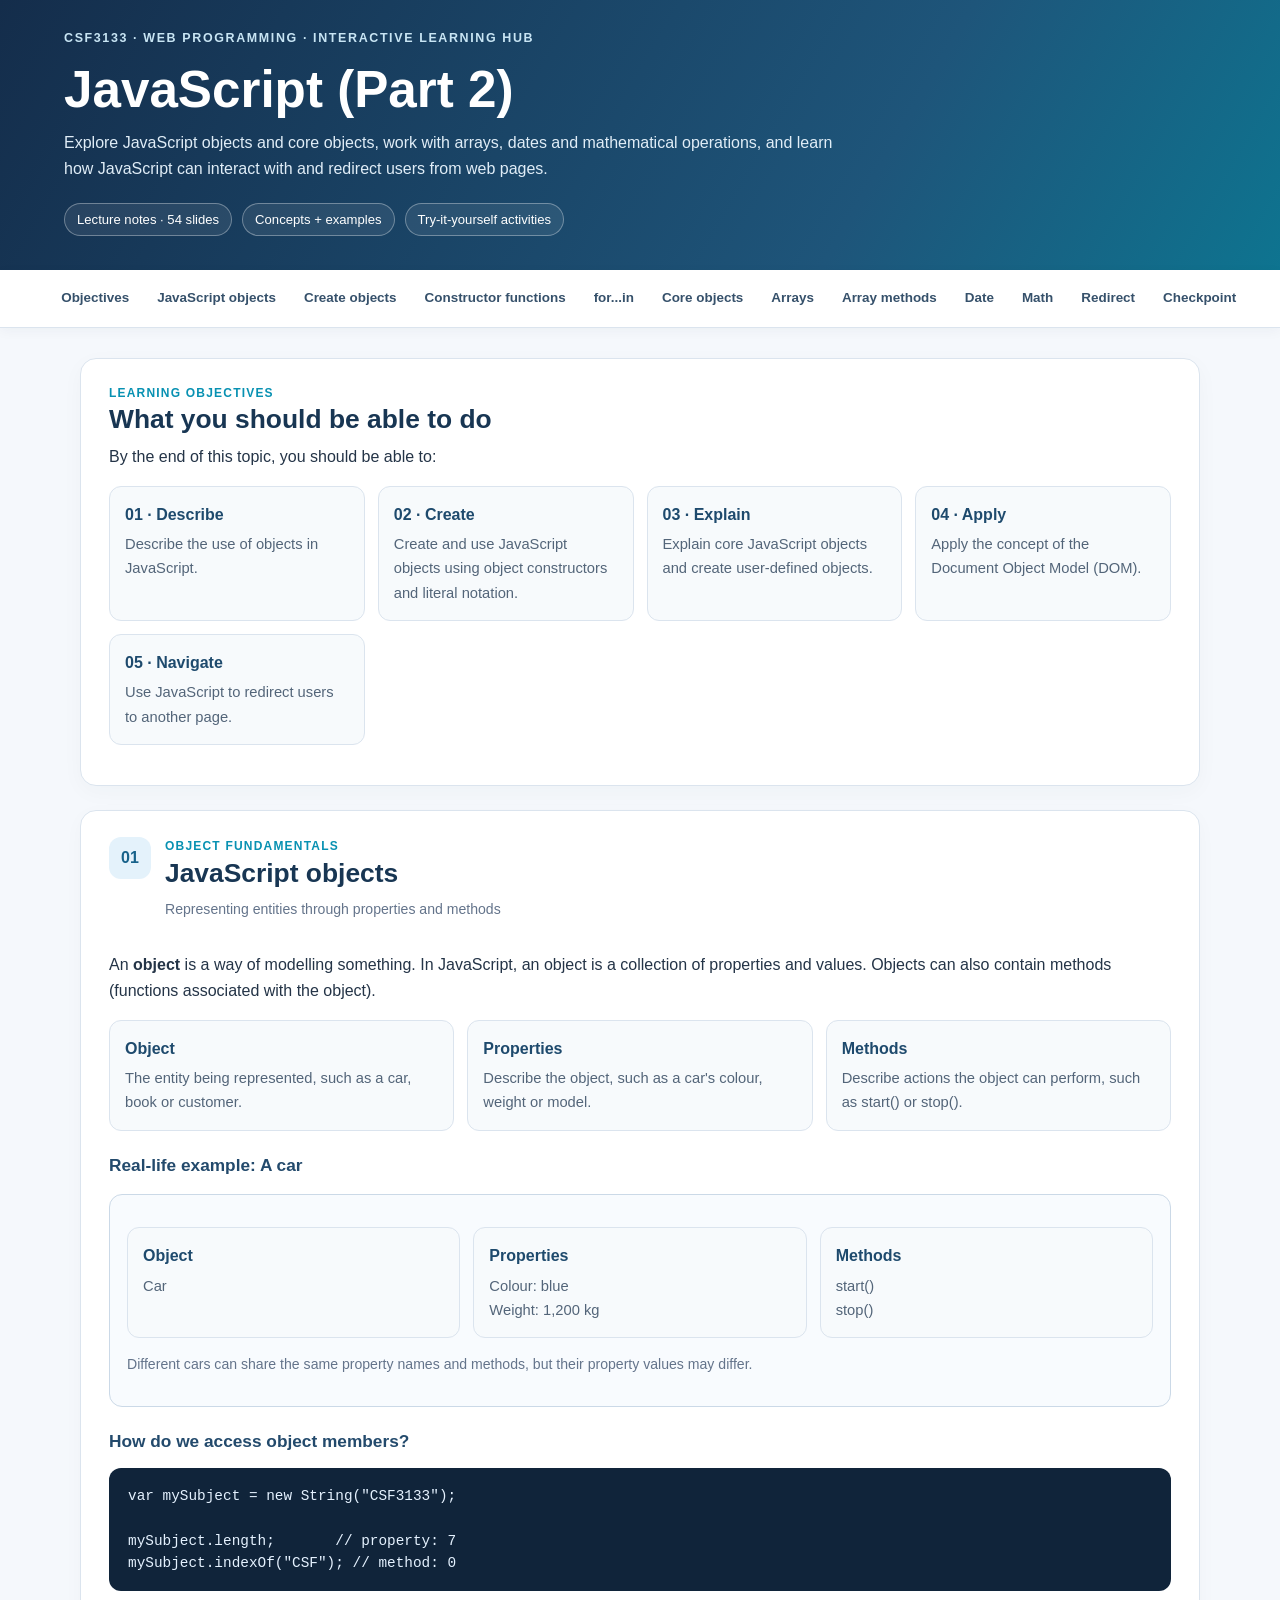
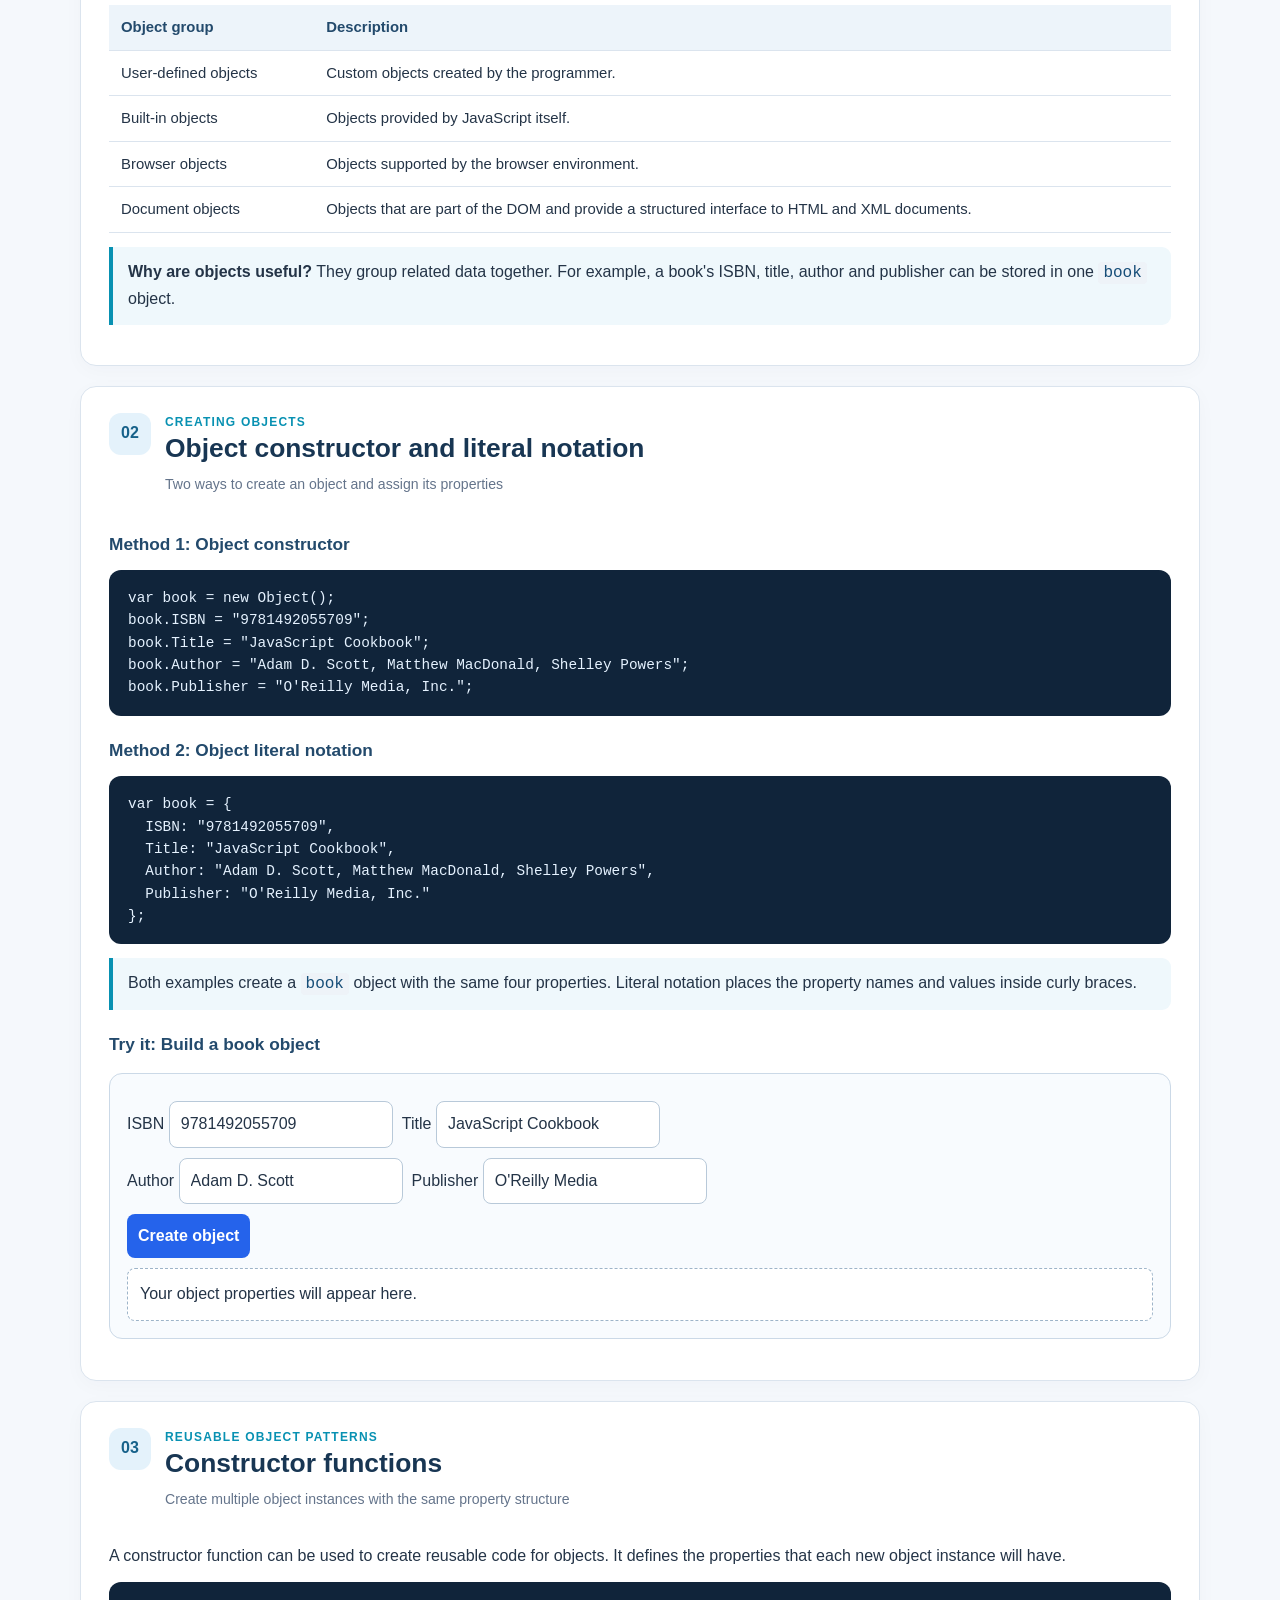
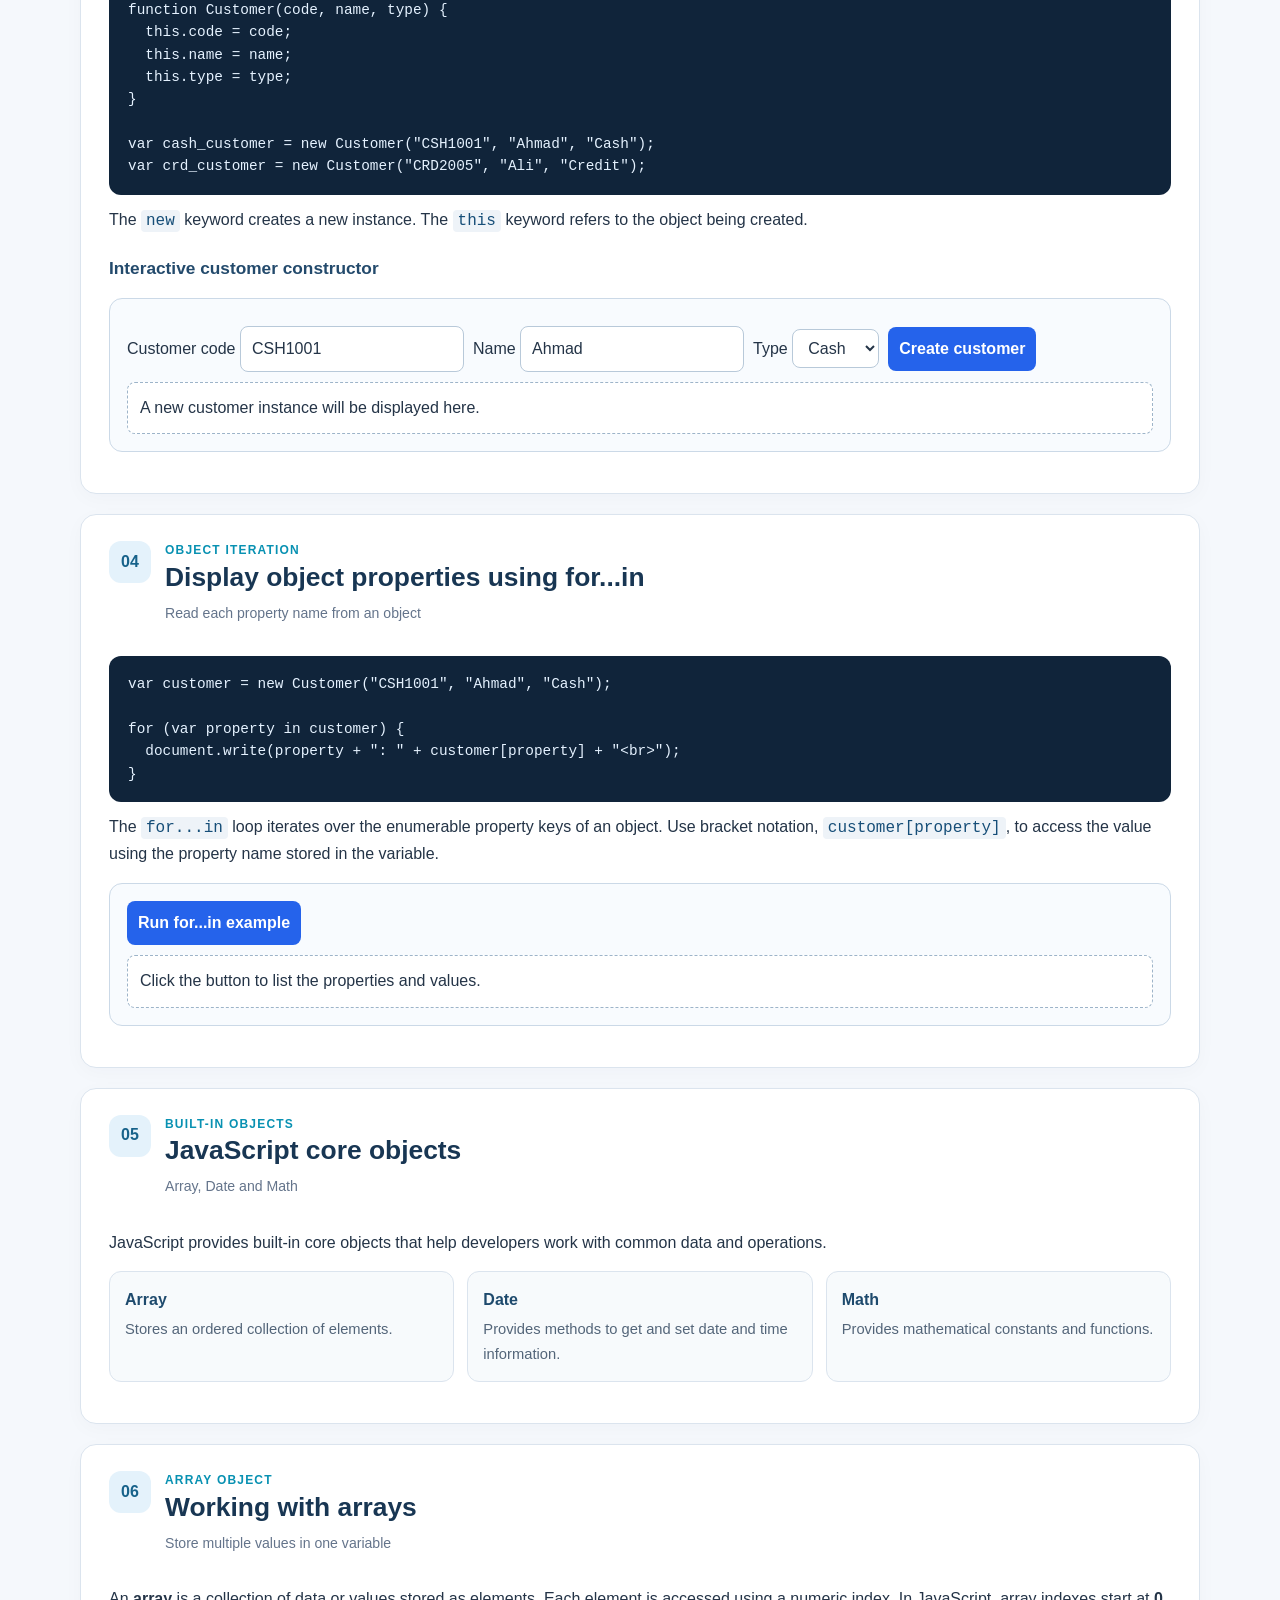
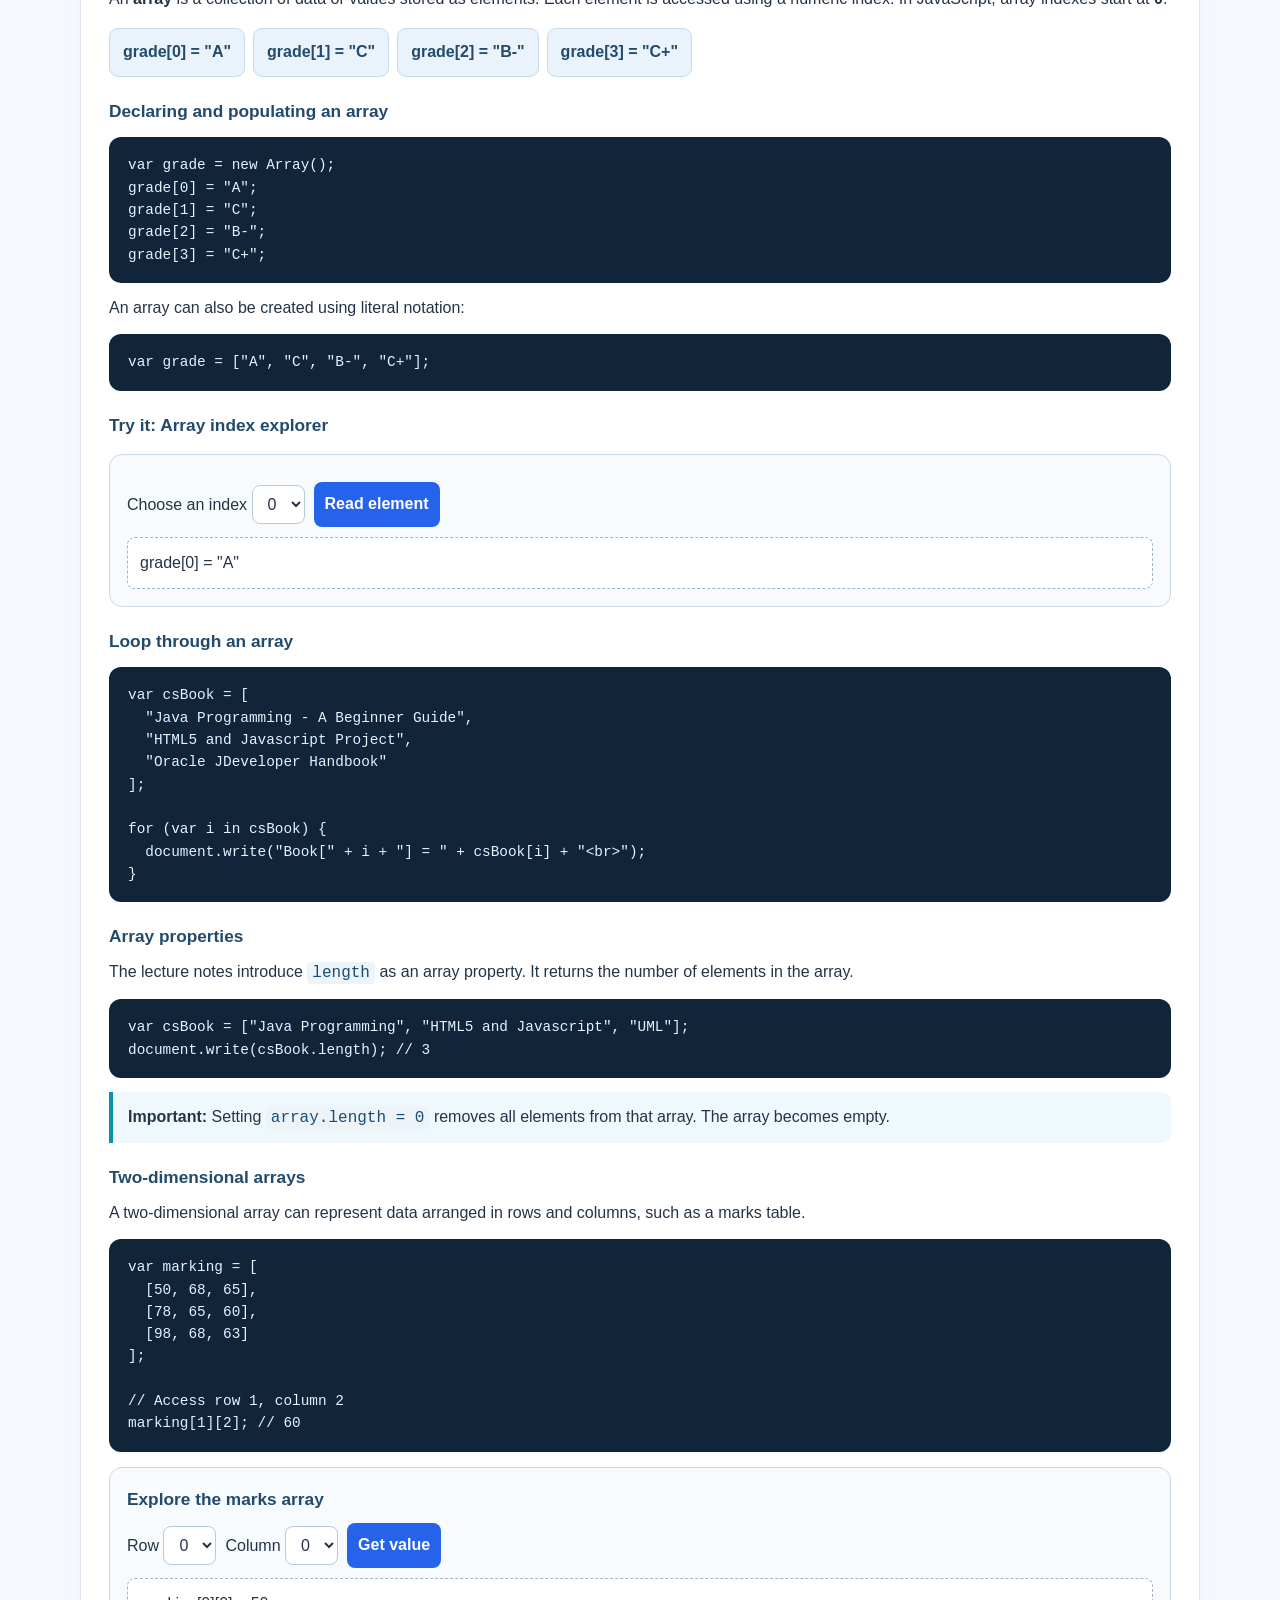
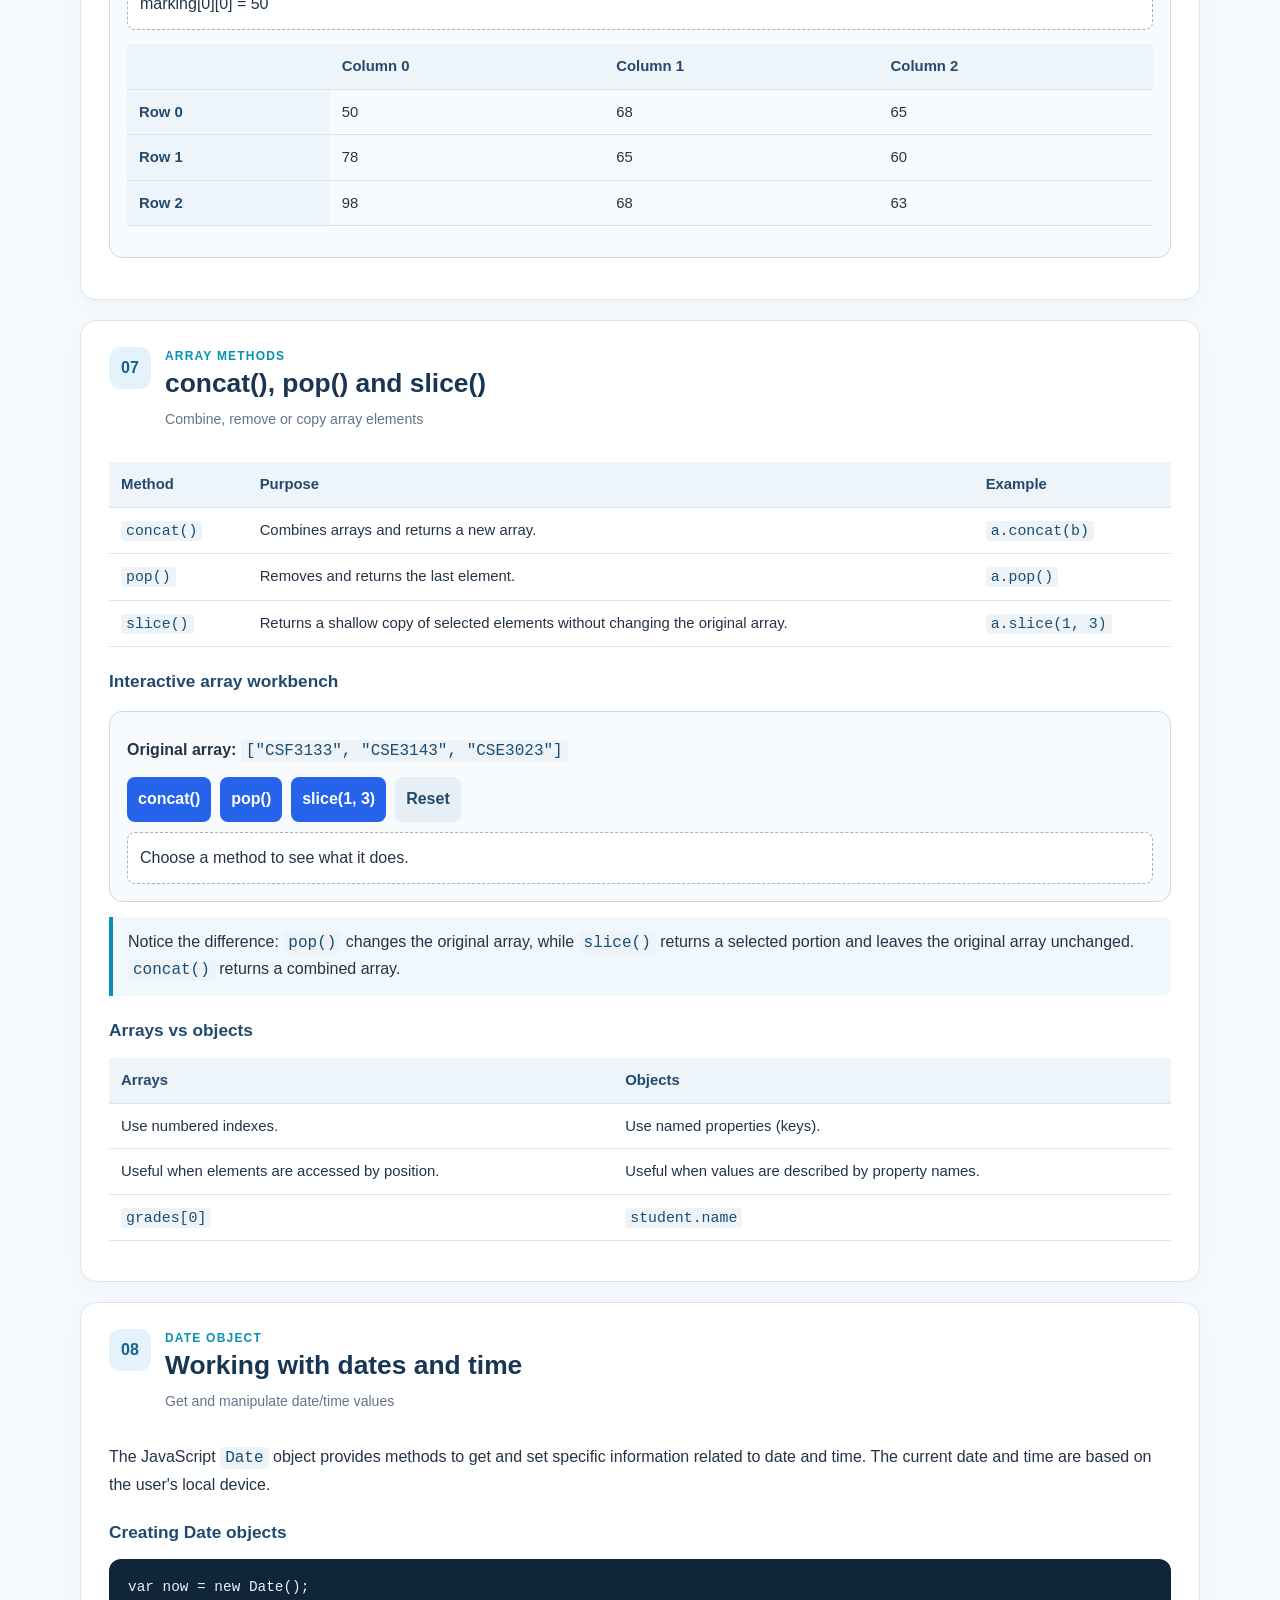
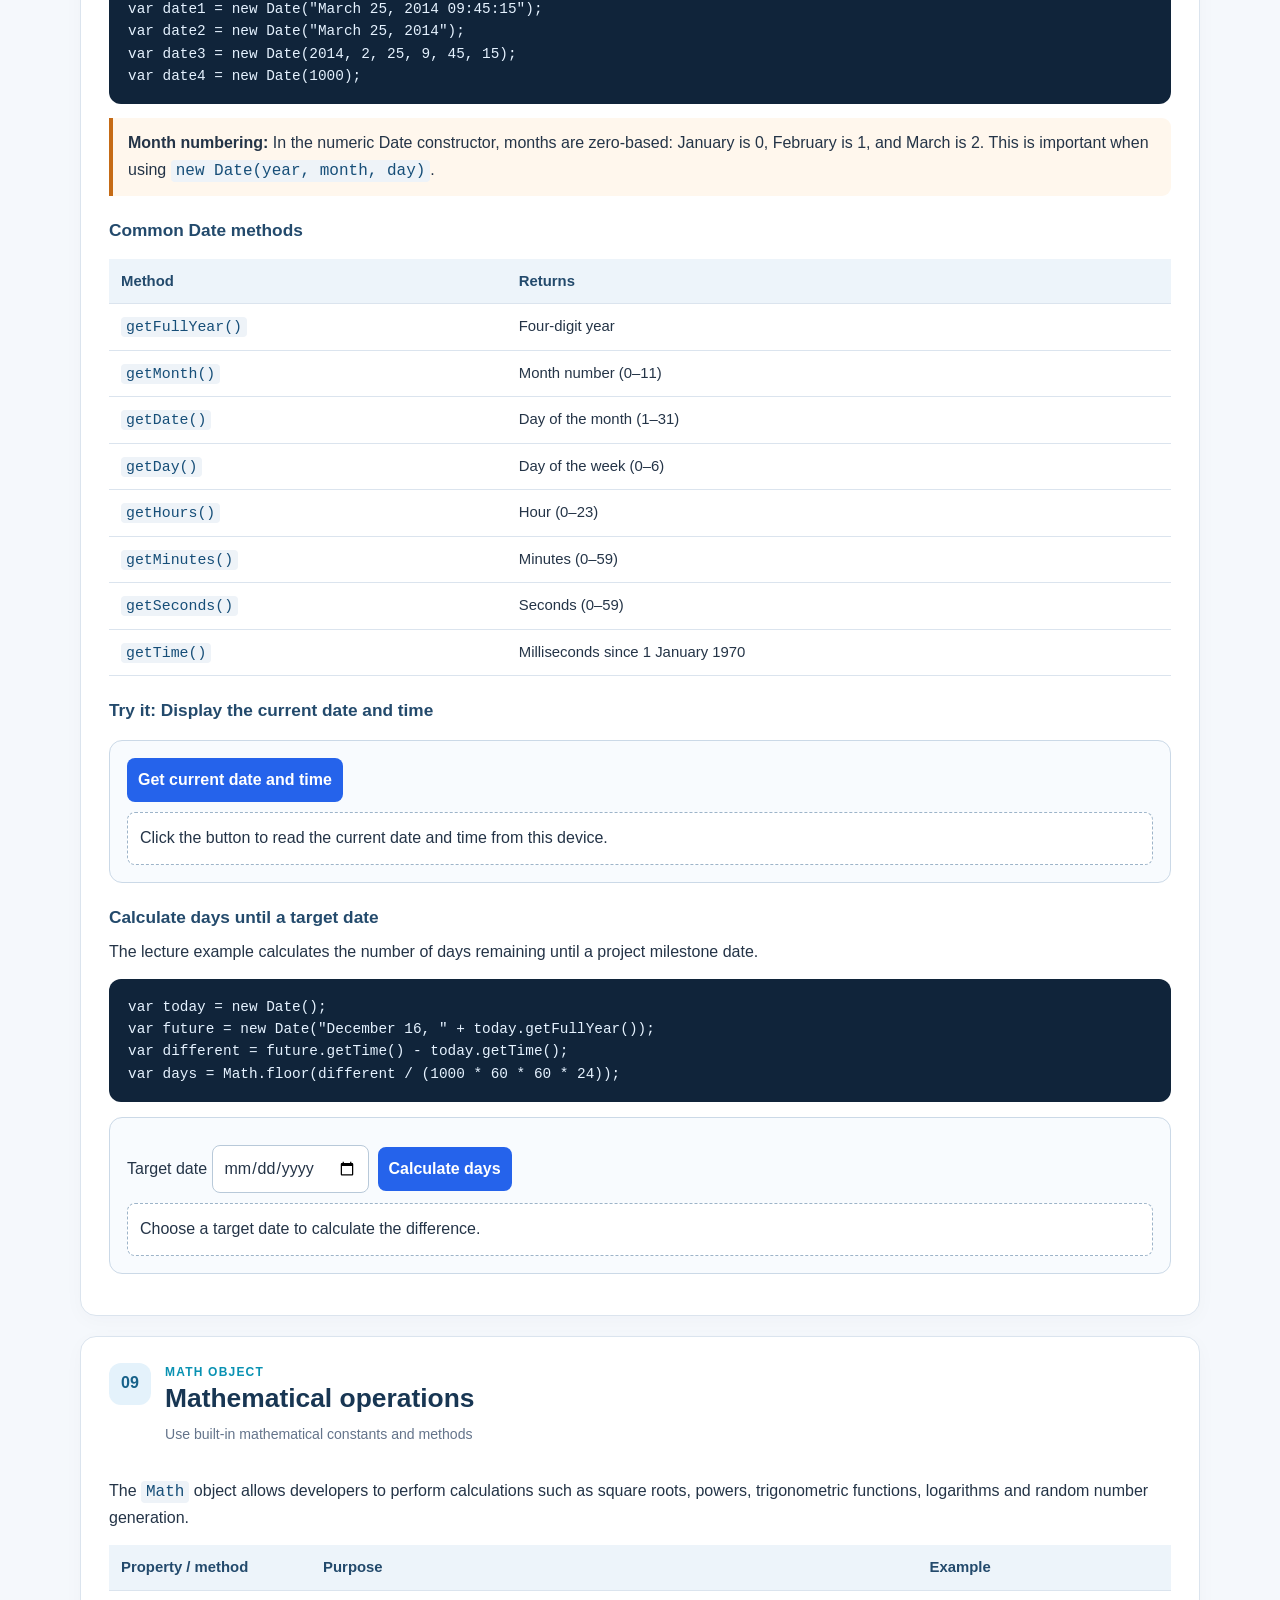
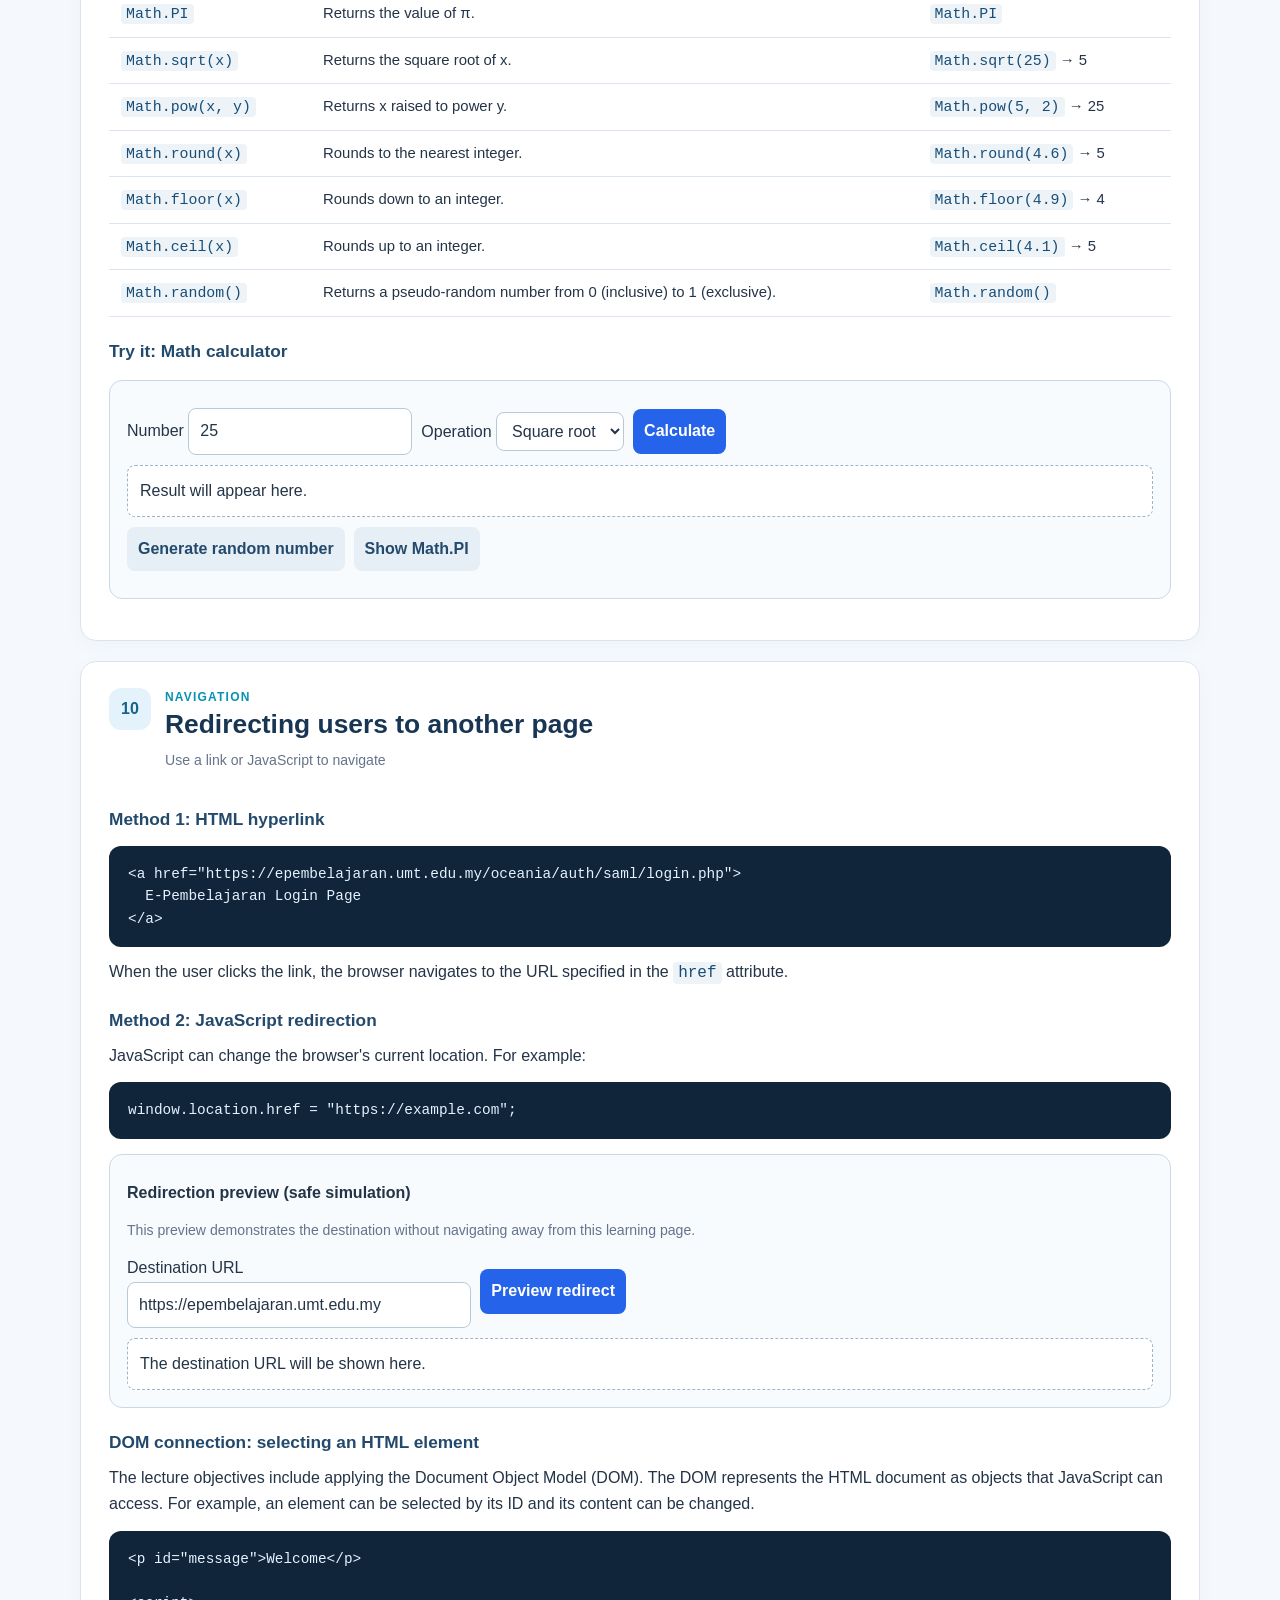
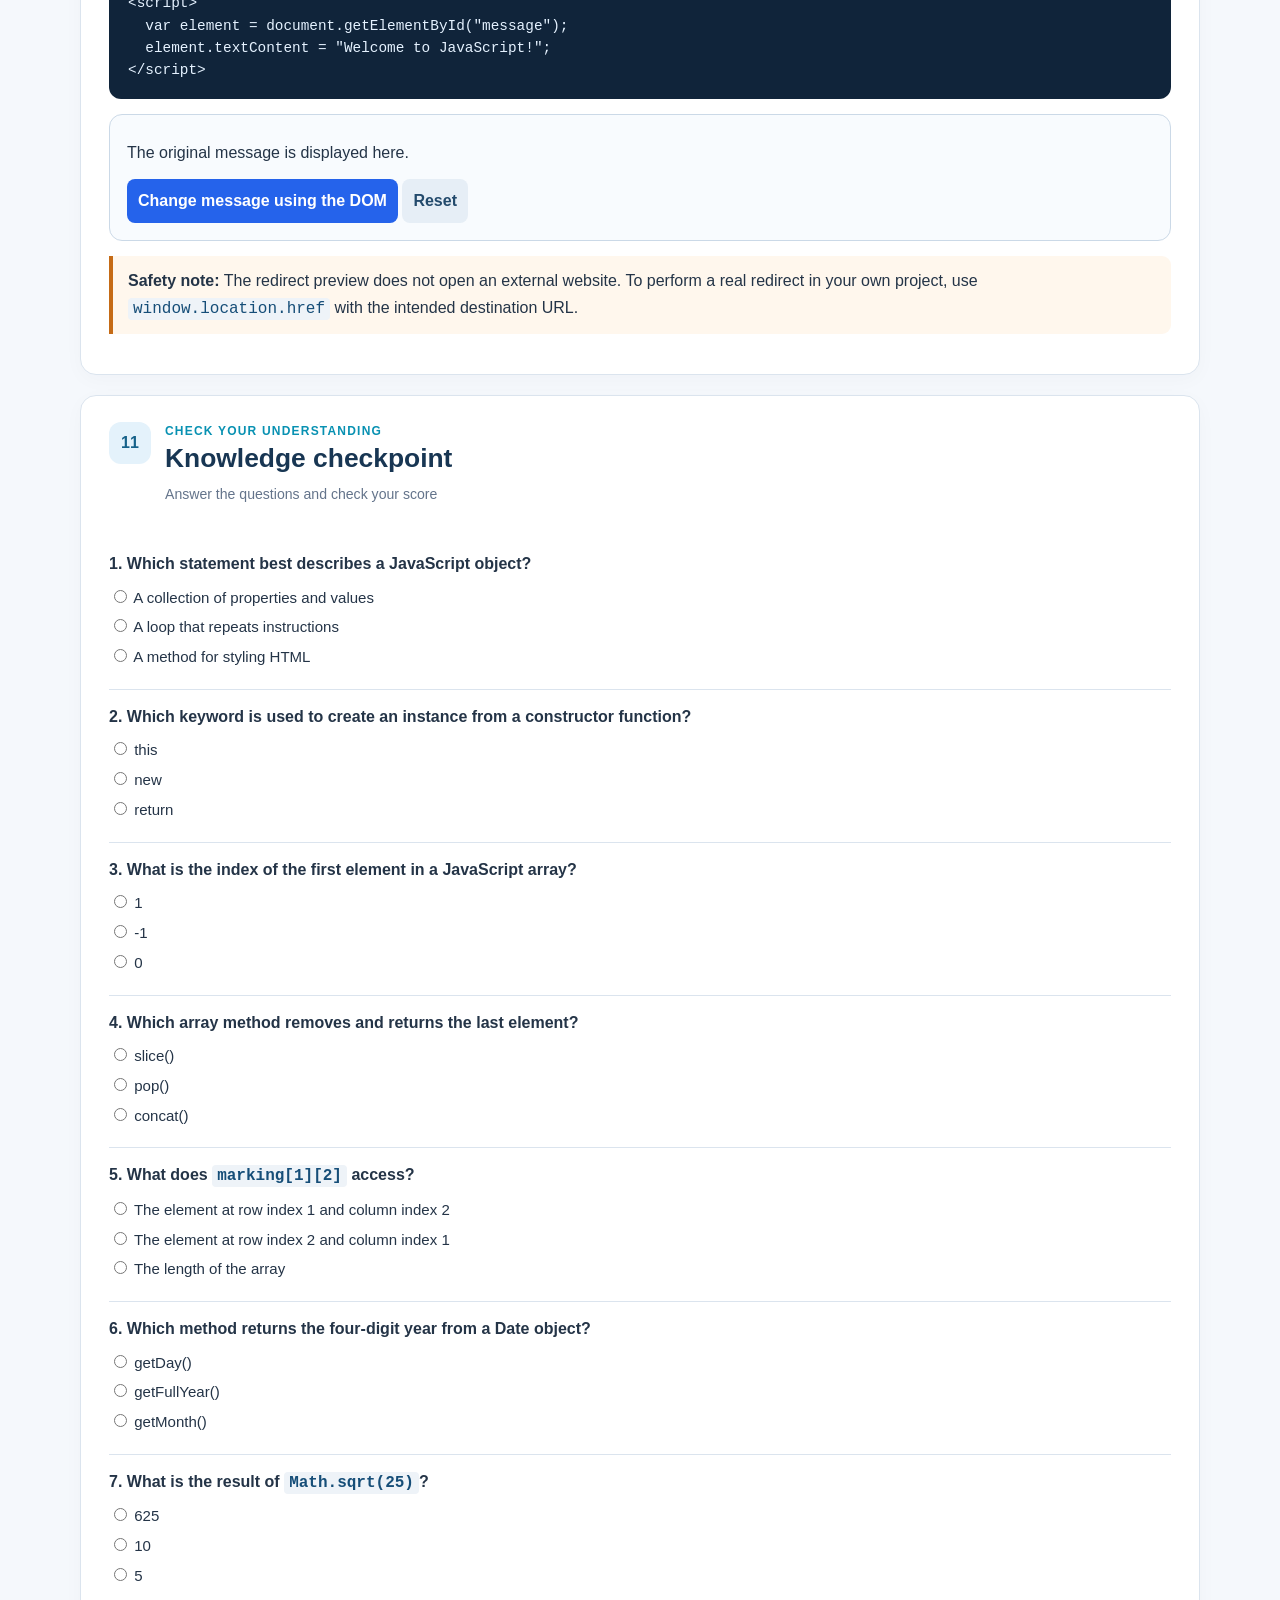
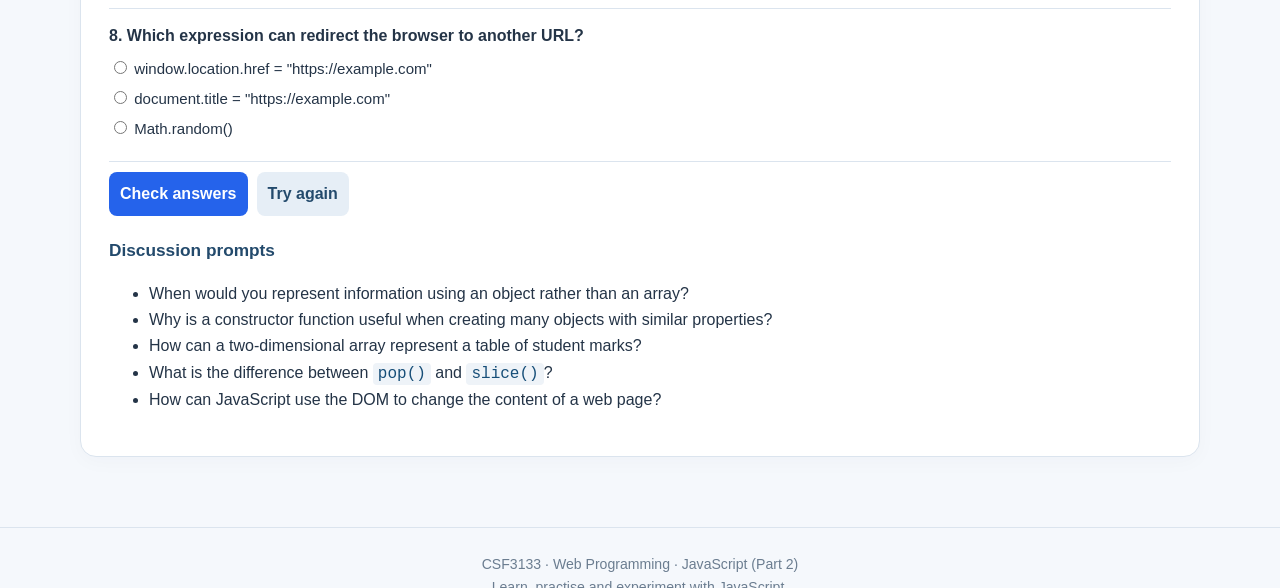
<file: topic8.html>
<!DOCTYPE html>
<html lang="en">
<head>
<meta charset="UTF-8">
<meta name="viewport" content="width=device-width, initial-scale=1.0">
<title>CSF3133 | JavaScript (Part 2) Learning Hub</title>
<style>
:root{--navy:#183653;--blue:#2563eb;--cyan:#0891b2;--ink:#243447;--muted:#64748b;--line:#dbe4ee;--paper:#f5f8fc;--white:#fff;--soft:#eaf3fb;--green:#16835d;--orange:#c56b16}
*{box-sizing:border-box}html{scroll-behavior:smooth}body{margin:0;background:var(--paper);color:var(--ink);font:16px/1.65 Inter,Segoe UI,Arial,sans-serif}
header{background:linear-gradient(120deg,#142d4b,#1e557a 68%,#0e7490);color:#fff;padding:28px max(5vw,24px) 34px}
.topline{font-size:.78rem;letter-spacing:.13em;text-transform:uppercase;color:#c8e5f4;font-weight:700}
header h1{font-size:clamp(2rem,4vw,3.25rem);line-height:1.12;margin:12px 0}
header p{max-width:780px;color:#e0edf7;margin:0}
.meta{display:flex;gap:10px;flex-wrap:wrap;margin-top:20px}.pill{border:1px solid #ffffff55;background:#ffffff14;border-radius:99px;padding:5px 12px;font-size:.82rem}
nav{position:sticky;top:0;z-index:10;background:#fff;border-bottom:1px solid var(--line);padding:10px max(4vw,18px);display:flex;gap:8px;overflow-x:auto;white-space:nowrap;box-shadow:0 3px 12px #19324b0b}
nav a{color:#36516b;text-decoration:none;font-size:.84rem;font-weight:650;padding:7px 10px;border-radius:8px}nav a:hover{background:var(--soft);color:var(--blue)}
main{width:min(1120px,90%);margin:30px auto 70px}
.intro{background:#fff;border:1px solid var(--line);border-radius:16px;padding:25px 28px;margin-bottom:24px;box-shadow:0 6px 22px #19324b08}
h2{color:var(--navy);font-size:1.65rem;line-height:1.25;margin:0 0 7px}h3{color:#234a6c;font-size:1.08rem;margin:20px 0 8px}p{margin:8px 0 13px}.eyebrow{color:var(--cyan);font-weight:800;letter-spacing:.1em;font-size:.75rem;text-transform:uppercase}
.section{background:#fff;border:1px solid var(--line);border-radius:16px;padding:26px 28px;margin:20px 0;box-shadow:0 5px 20px #19324b07;scroll-margin-top:75px}
.section-head{display:flex;gap:14px;align-items:flex-start;margin-bottom:18px}.num{flex:0 0 42px;height:42px;border-radius:12px;background:#e4f2fb;color:#17628a;display:grid;place-items:center;font-weight:800}
.grid{display:grid;grid-template-columns:repeat(auto-fit,minmax(210px,1fr));gap:13px;margin:15px 0}.tile{background:#f7fafc;border:1px solid var(--line);border-radius:12px;padding:15px}.tile strong{display:block;color:#1e4a6d;margin-bottom:4px}.tile p{font-size:.92rem;margin:0;color:#536579}
table{border-collapse:collapse;width:100%;margin:14px 0;font-size:.93rem}th,td{text-align:left;padding:10px 12px;border-bottom:1px solid var(--line);vertical-align:top}th{background:#edf4fa;color:#234a6c}
pre,code{font-family:Consolas,Monaco,monospace}pre{background:#10243a;color:#e5f2ff;padding:17px 19px;border-radius:12px;overflow:auto;font-size:.9rem;line-height:1.55;margin:12px 0}code{background:#eef3f8;padding:2px 5px;border-radius:4px;color:#164e78}
.note{border-left:4px solid var(--cyan);background:#eff8fc;padding:12px 15px;border-radius:0 9px 9px 0;margin:14px 0}.warning{border-left-color:var(--orange);background:#fff7ed}
.demo{border:1px solid #cbd9e7;background:#f8fbfe;border-radius:13px;padding:17px;margin:15px 0}.demo h3{margin-top:0}.controls{display:flex;gap:9px;flex-wrap:wrap;align-items:center;margin:10px 0}
input,select,button,textarea{font:inherit;border:1px solid #b8c9d9;border-radius:8px;padding:9px 11px;background:#fff;color:var(--ink)}input,textarea{max-width:100%}button{background:var(--blue);color:white;border:0;font-weight:700;cursor:pointer}button:hover{background:#1d4ed8}button.secondary{background:#e6eef6;color:#234a6c}button.secondary:hover{background:#d5e3ef}
.output{background:#fff;border:1px dashed #9db4c9;border-radius:8px;padding:12px;min-height:42px;margin-top:10px;white-space:pre-wrap}.small{font-size:.88rem;color:var(--muted)}
.steps{display:flex;flex-wrap:wrap;gap:8px;align-items:center;margin:16px 0}.step{background:#eaf3fb;border:1px solid #c7dbea;padding:10px 13px;border-radius:9px;font-weight:650;color:#234a6c}.arrow{color:#6b91ad;font-weight:900}
.quiz-q{padding:14px 0;border-bottom:1px solid var(--line)}.quiz-q p{font-weight:700;margin:0 0 8px}.quiz-q label{display:block;margin:5px 0;font-size:.94rem}.feedback{font-weight:700;margin-top:12px}
footer{text-align:center;color:#6b7d90;padding:25px;border-top:1px solid var(--line);font-size:.88rem}
@media(max-width:650px){main{width:94%;margin-top:16px}.section,.intro{padding:20px 17px}header{padding:25px 20px}.section-head{gap:10px}}
</style>
</head>
<body>
<header>
 <div class="topline">CSF3133 · Web Programming · Interactive Learning Hub</div>
 <h1>JavaScript (Part 2)</h1>
 <p>Explore JavaScript objects and core objects, work with arrays, dates and mathematical operations, and learn how JavaScript can interact with and redirect users from web pages.</p>
 <div class="meta"><span class="pill">Lecture notes · 54 slides</span><span class="pill">Concepts + examples</span><span class="pill">Try-it-yourself activities</span></div>
</header>
<nav>
 <a href="#objectives">Objectives</a><a href="#objects">JavaScript objects</a><a href="#create">Create objects</a><a href="#constructor">Constructor functions</a><a href="#forin">for...in</a><a href="#core">Core objects</a><a href="#arrays">Arrays</a><a href="#arraymethods">Array methods</a><a href="#date">Date</a><a href="#math">Math</a><a href="#redirect">Redirect</a><a href="#checkpoint">Checkpoint</a>
</nav>
<main>
<section class="intro" id="objectives">
 <div class="eyebrow">Learning objectives</div><h2>What you should be able to do</h2>
 <p>By the end of this topic, you should be able to:</p>
 <div class="grid">
  <div class="tile"><strong>01 · Describe</strong><p>Describe the use of objects in JavaScript.</p></div>
  <div class="tile"><strong>02 · Create</strong><p>Create and use JavaScript objects using object constructors and literal notation.</p></div>
  <div class="tile"><strong>03 · Explain</strong><p>Explain core JavaScript objects and create user-defined objects.</p></div>
  <div class="tile"><strong>04 · Apply</strong><p>Apply the concept of the Document Object Model (DOM).</p></div>
  <div class="tile"><strong>05 · Navigate</strong><p>Use JavaScript to redirect users to another page.</p></div>
 </div>
</section>

<section class="section" id="objects">
 <div class="section-head"><div class="num">01</div><div><div class="eyebrow">Object fundamentals</div><h2>JavaScript objects</h2><p class="small">Representing entities through properties and methods</p></div></div>
 <p>An <strong>object</strong> is a way of modelling something. In JavaScript, an object is a collection of properties and values. Objects can also contain methods (functions associated with the object).</p>
 <div class="grid">
  <div class="tile"><strong>Object</strong><p>The entity being represented, such as a car, book or customer.</p></div>
  <div class="tile"><strong>Properties</strong><p>Describe the object, such as a car's colour, weight or model.</p></div>
  <div class="tile"><strong>Methods</strong><p>Describe actions the object can perform, such as start() or stop().</p></div>
 </div>
 <h3>Real-life example: A car</h3>
 <div class="demo">
  <div class="grid">
   <div class="tile"><strong>Object</strong><p>Car</p></div>
   <div class="tile"><strong>Properties</strong><p>Colour: blue<br>Weight: 1,200 kg</p></div>
   <div class="tile"><strong>Methods</strong><p>start()<br>stop()</p></div>
  </div>
  <p class="small">Different cars can share the same property names and methods, but their property values may differ.</p>
 </div>
 <h3>How do we access object members?</h3>
 <pre>var mySubject = new String("CSF3133");

mySubject.length;       // property: 7
mySubject.indexOf("CSF"); // method: 0</pre>
 <table><tr><th>Object group</th><th>Description</th></tr>
 <tr><td>User-defined objects</td><td>Custom objects created by the programmer.</td></tr>
 <tr><td>Built-in objects</td><td>Objects provided by JavaScript itself.</td></tr>
 <tr><td>Browser objects</td><td>Objects supported by the browser environment.</td></tr>
 <tr><td>Document objects</td><td>Objects that are part of the DOM and provide a structured interface to HTML and XML documents.</td></tr></table>
 <div class="note"><strong>Why are objects useful?</strong> They group related data together. For example, a book's ISBN, title, author and publisher can be stored in one <code>book</code> object.</div>
</section>

<section class="section" id="create">
 <div class="section-head"><div class="num">02</div><div><div class="eyebrow">Creating objects</div><h2>Object constructor and literal notation</h2><p class="small">Two ways to create an object and assign its properties</p></div></div>
 <h3>Method 1: Object constructor</h3>
 <pre>var book = new Object();
book.ISBN = "9781492055709";
book.Title = "JavaScript Cookbook";
book.Author = "Adam D. Scott, Matthew MacDonald, Shelley Powers";
book.Publisher = "O'Reilly Media, Inc.";</pre>
 <h3>Method 2: Object literal notation</h3>
 <pre>var book = {
  ISBN: "9781492055709",
  Title: "JavaScript Cookbook",
  Author: "Adam D. Scott, Matthew MacDonald, Shelley Powers",
  Publisher: "O'Reilly Media, Inc."
};</pre>
 <div class="note">Both examples create a <code>book</code> object with the same four properties. Literal notation places the property names and values inside curly braces.</div>
 <h3>Try it: Build a book object</h3>
 <div class="demo">
  <div class="controls"><label>ISBN <input id="bookISBN" value="9781492055709"></label><label>Title <input id="bookTitle" value="JavaScript Cookbook"></label></div>
  <div class="controls"><label>Author <input id="bookAuthor" value="Adam D. Scott"></label><label>Publisher <input id="bookPublisher" value="O'Reilly Media"></label></div>
  <button onclick="showBook()">Create object</button>
  <div class="output" id="bookOutput">Your object properties will appear here.</div>
 </div>
</section>

<section class="section" id="constructor">
 <div class="section-head"><div class="num">03</div><div><div class="eyebrow">Reusable object patterns</div><h2>Constructor functions</h2><p class="small">Create multiple object instances with the same property structure</p></div></div>
 <p>A constructor function can be used to create reusable code for objects. It defines the properties that each new object instance will have.</p>
 <pre>function Customer(code, name, type) {
  this.code = code;
  this.name = name;
  this.type = type;
}

var cash_customer = new Customer("CSH1001", "Ahmad", "Cash");
var crd_customer = new Customer("CRD2005", "Ali", "Credit");</pre>
 <p>The <code>new</code> keyword creates a new instance. The <code>this</code> keyword refers to the object being created.</p>
 <h3>Interactive customer constructor</h3>
 <div class="demo">
  <div class="controls"><label>Customer code <input id="custCode" value="CSH1001"></label><label>Name <input id="custName" value="Ahmad"></label>
  <label>Type <select id="custType"><option>Cash</option><option>Credit</option></select></label><button onclick="createCustomer()">Create customer</button></div>
  <div class="output" id="customerOutput">A new customer instance will be displayed here.</div>
 </div>
</section>

<section class="section" id="forin">
 <div class="section-head"><div class="num">04</div><div><div class="eyebrow">Object iteration</div><h2>Display object properties using for...in</h2><p class="small">Read each property name from an object</p></div></div>
 <pre>var customer = new Customer("CSH1001", "Ahmad", "Cash");

for (var property in customer) {
  document.write(property + ": " + customer[property] + "&lt;br&gt;");
}</pre>
 <p>The <code>for...in</code> loop iterates over the enumerable property keys of an object. Use bracket notation, <code>customer[property]</code>, to access the value using the property name stored in the variable.</p>
 <div class="demo">
  <button onclick="runForIn()">Run for...in example</button>
  <div class="output" id="forInOutput">Click the button to list the properties and values.</div>
 </div>
</section>

<section class="section" id="core">
 <div class="section-head"><div class="num">05</div><div><div class="eyebrow">Built-in objects</div><h2>JavaScript core objects</h2><p class="small">Array, Date and Math</p></div></div>
 <p>JavaScript provides built-in core objects that help developers work with common data and operations.</p>
 <div class="grid">
  <div class="tile"><strong>Array</strong><p>Stores an ordered collection of elements.</p></div>
  <div class="tile"><strong>Date</strong><p>Provides methods to get and set date and time information.</p></div>
  <div class="tile"><strong>Math</strong><p>Provides mathematical constants and functions.</p></div>
 </div>
</section>

<section class="section" id="arrays">
 <div class="section-head"><div class="num">06</div><div><div class="eyebrow">Array object</div><h2>Working with arrays</h2><p class="small">Store multiple values in one variable</p></div></div>
 <p>An <strong>array</strong> is a collection of data or values stored as elements. Each element is accessed using a numeric index. In JavaScript, array indexes start at <strong>0</strong>.</p>
 <div class="steps"><span class="step">grade[0] = "A"</span><span class="step">grade[1] = "C"</span><span class="step">grade[2] = "B-"</span><span class="step">grade[3] = "C+"</span></div>
 <h3>Declaring and populating an array</h3>
 <pre>var grade = new Array();
grade[0] = "A";
grade[1] = "C";
grade[2] = "B-";
grade[3] = "C+";</pre>
 <p>An array can also be created using literal notation:</p>
 <pre>var grade = ["A", "C", "B-", "C+"]; </pre>
 <h3>Try it: Array index explorer</h3>
 <div class="demo">
  <div class="controls"><label>Choose an index <select id="gradeIndex" onchange="showGrade()"><option value="0">0</option><option value="1">1</option><option value="2">2</option><option value="3">3</option></select></label><button onclick="showGrade()">Read element</button></div>
  <div class="output" id="gradeOutput">grade[0] = "A"</div>
 </div>
 <h3>Loop through an array</h3>
 <pre>var csBook = [
  "Java Programming - A Beginner Guide",
  "HTML5 and Javascript Project",
  "Oracle JDeveloper Handbook"
];

for (var i in csBook) {
  document.write("Book[" + i + "] = " + csBook[i] + "&lt;br&gt;");
}</pre>
 <h3>Array properties</h3>
 <p>The lecture notes introduce <code>length</code> as an array property. It returns the number of elements in the array.</p>
 <pre>var csBook = ["Java Programming", "HTML5 and Javascript", "UML"];
document.write(csBook.length); // 3</pre>
 <div class="note"><strong>Important:</strong> Setting <code>array.length = 0</code> removes all elements from that array. The array becomes empty.</div>
 <h3>Two-dimensional arrays</h3>
 <p>A two-dimensional array can represent data arranged in rows and columns, such as a marks table.</p>
 <pre>var marking = [
  [50, 68, 65],
  [78, 65, 60],
  [98, 68, 63]
];

// Access row 1, column 2
marking[1][2]; // 60</pre>
 <div class="demo">
  <h3 style="margin-top:0">Explore the marks array</h3>
  <div class="controls"><label>Row <select id="markRow"><option value="0">0</option><option value="1">1</option><option value="2">2</option></select></label><label>Column <select id="markCol"><option value="0">0</option><option value="1">1</option><option value="2">2</option></select></label><button onclick="showMark()">Get value</button></div>
  <div class="output" id="markOutput">marking[0][0] = 50</div>
  <table><tr><th></th><th>Column 0</th><th>Column 1</th><th>Column 2</th></tr><tr><th>Row 0</th><td>50</td><td>68</td><td>65</td></tr><tr><th>Row 1</th><td>78</td><td>65</td><td>60</td></tr><tr><th>Row 2</th><td>98</td><td>68</td><td>63</td></tr></table>
 </div>
</section>

<section class="section" id="arraymethods">
 <div class="section-head"><div class="num">07</div><div><div class="eyebrow">Array methods</div><h2>concat(), pop() and slice()</h2><p class="small">Combine, remove or copy array elements</p></div></div>
 <table><tr><th>Method</th><th>Purpose</th><th>Example</th></tr>
 <tr><td><code>concat()</code></td><td>Combines arrays and returns a new array.</td><td><code>a.concat(b)</code></td></tr>
 <tr><td><code>pop()</code></td><td>Removes and returns the last element.</td><td><code>a.pop()</code></td></tr>
 <tr><td><code>slice()</code></td><td>Returns a shallow copy of selected elements without changing the original array.</td><td><code>a.slice(1, 3)</code></td></tr></table>
 <h3>Interactive array workbench</h3>
 <div class="demo">
  <p><strong>Original array:</strong> <code id="arrayOriginal">["CSF3133", "CSE3143", "CSE3023"]</code></p>
  <div class="controls"><button onclick="arrayAction('concat')">concat()</button><button onclick="arrayAction('pop')">pop()</button><button onclick="arrayAction('slice')">slice(1, 3)</button><button class="secondary" onclick="resetArray()">Reset</button></div>
  <div class="output" id="arrayResult">Choose a method to see what it does.</div>
 </div>
 <div class="note">Notice the difference: <code>pop()</code> changes the original array, while <code>slice()</code> returns a selected portion and leaves the original array unchanged. <code>concat()</code> returns a combined array.</div>
 <h3>Arrays vs objects</h3>
 <table><tr><th>Arrays</th><th>Objects</th></tr><tr><td>Use numbered indexes.</td><td>Use named properties (keys).</td></tr><tr><td>Useful when elements are accessed by position.</td><td>Useful when values are described by property names.</td></tr><tr><td><code>grades[0]</code></td><td><code>student.name</code></td></tr></table>
</section>

<section class="section" id="date">
 <div class="section-head"><div class="num">08</div><div><div class="eyebrow">Date object</div><h2>Working with dates and time</h2><p class="small">Get and manipulate date/time values</p></div></div>
 <p>The JavaScript <code>Date</code> object provides methods to get and set specific information related to date and time. The current date and time are based on the user's local device.</p>
 <h3>Creating Date objects</h3>
 <pre>var now = new Date();
var date1 = new Date("March 25, 2014 09:45:15");
var date2 = new Date("March 25, 2014");
var date3 = new Date(2014, 2, 25, 9, 45, 15);
var date4 = new Date(1000);</pre>
 <div class="note warning"><strong>Month numbering:</strong> In the numeric Date constructor, months are zero-based: January is 0, February is 1, and March is 2. This is important when using <code>new Date(year, month, day)</code>.</div>
 <h3>Common Date methods</h3>
 <table><tr><th>Method</th><th>Returns</th></tr><tr><td><code>getFullYear()</code></td><td>Four-digit year</td></tr><tr><td><code>getMonth()</code></td><td>Month number (0–11)</td></tr><tr><td><code>getDate()</code></td><td>Day of the month (1–31)</td></tr><tr><td><code>getDay()</code></td><td>Day of the week (0–6)</td></tr><tr><td><code>getHours()</code></td><td>Hour (0–23)</td></tr><tr><td><code>getMinutes()</code></td><td>Minutes (0–59)</td></tr><tr><td><code>getSeconds()</code></td><td>Seconds (0–59)</td></tr><tr><td><code>getTime()</code></td><td>Milliseconds since 1 January 1970</td></tr></table>
 <h3>Try it: Display the current date and time</h3>
 <div class="demo"><button onclick="showCurrentDate()">Get current date and time</button><div class="output" id="dateOutput">Click the button to read the current date and time from this device.</div></div>
 <h3>Calculate days until a target date</h3>
 <p>The lecture example calculates the number of days remaining until a project milestone date.</p>
 <pre>var today = new Date();
var future = new Date("December 16, " + today.getFullYear());
var different = future.getTime() - today.getTime();
var days = Math.floor(different / (1000 * 60 * 60 * 24));</pre>
 <div class="demo">
  <div class="controls"><label>Target date <input type="date" id="targetDate"></label><button onclick="countDays()">Calculate days</button></div>
  <div class="output" id="countdownOutput">Choose a target date to calculate the difference.</div>
 </div>
</section>

<section class="section" id="math">
 <div class="section-head"><div class="num">09</div><div><div class="eyebrow">Math object</div><h2>Mathematical operations</h2><p class="small">Use built-in mathematical constants and methods</p></div></div>
 <p>The <code>Math</code> object allows developers to perform calculations such as square roots, powers, trigonometric functions, logarithms and random number generation.</p>
 <table><tr><th>Property / method</th><th>Purpose</th><th>Example</th></tr><tr><td><code>Math.PI</code></td><td>Returns the value of π.</td><td><code>Math.PI</code></td></tr><tr><td><code>Math.sqrt(x)</code></td><td>Returns the square root of x.</td><td><code>Math.sqrt(25)</code> → 5</td></tr><tr><td><code>Math.pow(x, y)</code></td><td>Returns x raised to power y.</td><td><code>Math.pow(5, 2)</code> → 25</td></tr><tr><td><code>Math.round(x)</code></td><td>Rounds to the nearest integer.</td><td><code>Math.round(4.6)</code> → 5</td></tr><tr><td><code>Math.floor(x)</code></td><td>Rounds down to an integer.</td><td><code>Math.floor(4.9)</code> → 4</td></tr><tr><td><code>Math.ceil(x)</code></td><td>Rounds up to an integer.</td><td><code>Math.ceil(4.1)</code> → 5</td></tr><tr><td><code>Math.random()</code></td><td>Returns a pseudo-random number from 0 (inclusive) to 1 (exclusive).</td><td><code>Math.random()</code></td></tr></table>
 <h3>Try it: Math calculator</h3>
 <div class="demo">
  <div class="controls"><label>Number <input id="mathNumber" type="number" value="25"></label><label>Operation <select id="mathOperation"><option value="sqrt">Square root</option><option value="square">Power of 2</option><option value="round">Round</option><option value="floor">Floor</option><option value="ceil">Ceiling</option></select></label><button onclick="calculateMath()">Calculate</button></div>
  <div class="output" id="mathOutput">Result will appear here.</div>
  <div class="controls"><button class="secondary" onclick="randomNumber()">Generate random number</button><button class="secondary" onclick="showPi()">Show Math.PI</button></div>
 </div>
</section>

<section class="section" id="redirect">
 <div class="section-head"><div class="num">10</div><div><div class="eyebrow">Navigation</div><h2>Redirecting users to another page</h2><p class="small">Use a link or JavaScript to navigate</p></div></div>
 <h3>Method 1: HTML hyperlink</h3>
 <pre>&lt;a href="https://epembelajaran.umt.edu.my/oceania/auth/saml/login.php"&gt;
  E-Pembelajaran Login Page
&lt;/a&gt;</pre>
 <p>When the user clicks the link, the browser navigates to the URL specified in the <code>href</code> attribute.</p>
 <h3>Method 2: JavaScript redirection</h3>
 <p>JavaScript can change the browser's current location. For example:</p>
 <pre>window.location.href = "https://example.com";</pre>
 <div class="demo">
  <p><strong>Redirection preview (safe simulation)</strong></p>
  <p class="small">This preview demonstrates the destination without navigating away from this learning page.</p>
  <div class="controls"><label>Destination URL <input id="redirectUrl" style="min-width:min(420px,100%)" value="https://epembelajaran.umt.edu.my"></label><button onclick="previewRedirect()">Preview redirect</button></div>
  <div class="output" id="redirectOutput">The destination URL will be shown here.</div>
 </div>
 <h3>DOM connection: selecting an HTML element</h3>
 <p>The lecture objectives include applying the Document Object Model (DOM). The DOM represents the HTML document as objects that JavaScript can access. For example, an element can be selected by its ID and its content can be changed.</p>
 <pre>&lt;p id="message"&gt;Welcome&lt;/p&gt;

&lt;script&gt;
  var element = document.getElementById("message");
  element.textContent = "Welcome to JavaScript!";
&lt;/script&gt;</pre>
 <div class="demo">
  <p id="domMessage">The original message is displayed here.</p>
  <button onclick="changeDomMessage()">Change message using the DOM</button>
  <button class="secondary" onclick="resetDomMessage()">Reset</button>
 </div>
 <div class="note warning"><strong>Safety note:</strong> The redirect preview does not open an external website. To perform a real redirect in your own project, use <code>window.location.href</code> with the intended destination URL.</div>
</section>

<section class="section" id="checkpoint">
 <div class="section-head"><div class="num">11</div><div><div class="eyebrow">Check your understanding</div><h2>Knowledge checkpoint</h2><p class="small">Answer the questions and check your score</p></div></div>
 <form id="quizForm">
  <div class="quiz-q"><p>1. Which statement best describes a JavaScript object?</p><label><input type="radio" name="q1" value="a"> A collection of properties and values</label><label><input type="radio" name="q1" value="b"> A loop that repeats instructions</label><label><input type="radio" name="q1" value="c"> A method for styling HTML</label></div>
  <div class="quiz-q"><p>2. Which keyword is used to create an instance from a constructor function?</p><label><input type="radio" name="q2" value="a"> this</label><label><input type="radio" name="q2" value="b"> new</label><label><input type="radio" name="q2" value="c"> return</label></div>
  <div class="quiz-q"><p>3. What is the index of the first element in a JavaScript array?</p><label><input type="radio" name="q3" value="a"> 1</label><label><input type="radio" name="q3" value="b"> -1</label><label><input type="radio" name="q3" value="c"> 0</label></div>
  <div class="quiz-q"><p>4. Which array method removes and returns the last element?</p><label><input type="radio" name="q4" value="a"> slice()</label><label><input type="radio" name="q4" value="b"> pop()</label><label><input type="radio" name="q4" value="c"> concat()</label></div>
  <div class="quiz-q"><p>5. What does <code>marking[1][2]</code> access?</p><label><input type="radio" name="q5" value="a"> The element at row index 1 and column index 2</label><label><input type="radio" name="q5" value="b"> The element at row index 2 and column index 1</label><label><input type="radio" name="q5" value="c"> The length of the array</label></div>
  <div class="quiz-q"><p>6. Which method returns the four-digit year from a Date object?</p><label><input type="radio" name="q6" value="a"> getDay()</label><label><input type="radio" name="q6" value="b"> getFullYear()</label><label><input type="radio" name="q6" value="c"> getMonth()</label></div>
  <div class="quiz-q"><p>7. What is the result of <code>Math.sqrt(25)</code>?</p><label><input type="radio" name="q7" value="a"> 625</label><label><input type="radio" name="q7" value="b"> 10</label><label><input type="radio" name="q7" value="c"> 5</label></div>
  <div class="quiz-q"><p>8. Which expression can redirect the browser to another URL?</p><label><input type="radio" name="q8" value="a"> window.location.href = "https://example.com"</label><label><input type="radio" name="q8" value="b"> document.title = "https://example.com"</label><label><input type="radio" name="q8" value="c"> Math.random()</label></div>
  <div class="controls"><button type="button" onclick="checkQuiz()">Check answers</button><button type="reset" class="secondary" onclick="document.getElementById('quizResult').textContent=''">Try again</button></div>
  <div class="feedback" id="quizResult" aria-live="polite"></div>
 </form>
 <h3>Discussion prompts</h3>
 <ul><li>When would you represent information using an object rather than an array?</li><li>Why is a constructor function useful when creating many objects with similar properties?</li><li>How can a two-dimensional array represent a table of student marks?</li><li>What is the difference between <code>pop()</code> and <code>slice()</code>?</li><li>How can JavaScript use the DOM to change the content of a web page?</li></ul>
</section>
</main>
<footer>CSF3133 · Web Programming · JavaScript (Part 2)<br>Learn, practise and experiment with JavaScript.</footer>
<script>
function showBook(){
 const book={ISBN:document.getElementById('bookISBN').value,Title:document.getElementById('bookTitle').value,Author:document.getElementById('bookAuthor').value,Publisher:document.getElementById('bookPublisher').value};
 document.getElementById('bookOutput').textContent=JSON.stringify(book,null,2);
}
function Customer(code,name,type){this.code=code;this.name=name;this.type=type}
function createCustomer(){
 const c=new Customer(document.getElementById('custCode').value,document.getElementById('custName').value,document.getElementById('custType').value);
 document.getElementById('customerOutput').textContent=Object.entries(c).map(([k,v])=>k+": "+v).join("\\n");
}
function runForIn(){
 const c=new Customer("CSH1001","Ahmad","Cash");
 let lines=[];for(const property in c){lines.push(property+": "+c[property])}
 document.getElementById('forInOutput').textContent=lines.join("\\n");
}
const grades=["A","C","B-","C+"];
function showGrade(){const i=Number(document.getElementById('gradeIndex').value);document.getElementById('gradeOutput').textContent=`grade[${i}] = "${grades[i]}"`;}
const marking=[[50,68,65],[78,65,60],[98,68,63]];
function showMark(){const r=Number(document.getElementById('markRow').value),c=Number(document.getElementById('markCol').value);document.getElementById('markOutput').textContent=`marking[${r}][${c}] = ${marking[r][c]}`;}
let workingArray=["CSF3133","CSE3143","CSE3023"];
function resetArray(){workingArray=["CSF3133","CSE3143","CSE3023"];document.getElementById('arrayOriginal').textContent=JSON.stringify(workingArray);document.getElementById('arrayResult').textContent="Array reset. Choose a method.";}
function arrayAction(method){
 let result="";
 if(method==="concat"){const other=["CSF3410","CSE3113"];result="Second array: "+JSON.stringify(other)+"\\nReturned array: "+JSON.stringify(workingArray.concat(other))+"\\nOriginal array: "+JSON.stringify(workingArray);}
 if(method==="pop"){const removed=workingArray.pop();result="Removed element: "+removed+"\\nUpdated original array: "+JSON.stringify(workingArray);}
 if(method==="slice"){result="Returned slice(1, 3): "+JSON.stringify(workingArray.slice(1,3))+"\\nOriginal array (unchanged): "+JSON.stringify(workingArray);}
 document.getElementById('arrayOriginal').textContent=JSON.stringify(workingArray);
 document.getElementById('arrayResult').textContent=result;
}
function showCurrentDate(){
 const now=new Date();
 document.getElementById('dateOutput').textContent="Local date and time: "+now.toString()+"\\nFull year: "+now.getFullYear()+"\\nMonth (0–11): "+now.getMonth()+"\\nDay of month: "+now.getDate()+"\\nTime: "+now.getHours()+":"+String(now.getMinutes()).padStart(2,"0")+":"+String(now.getSeconds()).padStart(2,"0");
}
function countDays(){
 const value=document.getElementById('targetDate').value;
 if(!value){document.getElementById('countdownOutput').textContent="Please choose a target date.";return;}
 const now=new Date();now.setHours(0,0,0,0);
 const target=new Date(value+"T00:00:00");
 const days=Math.floor((target-now)/(1000*60*60*24));
 document.getElementById('countdownOutput').textContent=days>0?days+" day(s) remaining.":days===0?"The target date is today.":Math.abs(days)+" day(s) have passed since the target date.";
}
function calculateMath(){
 const n=Number(document.getElementById('mathNumber').value),op=document.getElementById('mathOperation').value;
 if(document.getElementById('mathNumber').value.trim()===""){document.getElementById('mathOutput').textContent="Enter a number.";return;}
 let result;
 if(op==="sqrt")result=Math.sqrt(n);if(op==="square")result=Math.pow(n,2);if(op==="round")result=Math.round(n);if(op==="floor")result=Math.floor(n);if(op==="ceil")result=Math.ceil(n);
 document.getElementById('mathOutput').textContent=`${op}(${n}) = ${result}`;
}
function randomNumber(){document.getElementById('mathOutput').textContent="Math.random() = "+Math.random();}
function showPi(){document.getElementById('mathOutput').textContent="Math.PI = "+Math.PI+"\\nTo 2 decimal places: "+Math.PI.toFixed(2);}
function previewRedirect(){
 const raw=document.getElementById('redirectUrl').value.trim();
 try{const url=new URL(raw);if(!["http:","https:"].includes(url.protocol))throw new Error();document.getElementById('redirectOutput').textContent="Browser destination preview:\\n"+url.href+"\\n\\nEquivalent JavaScript:\\nwindow.location.href = "+JSON.stringify(url.href)+";";}
 catch(e){document.getElementById('redirectOutput').textContent="Please enter a valid URL beginning with https:// or http://";}
}
function changeDomMessage(){document.getElementById('domMessage').textContent="The paragraph content has been changed using document.getElementById() and textContent.";}
function resetDomMessage(){document.getElementById('domMessage').textContent="The original message is displayed here.";}
function checkQuiz(){
 const answers={q1:"a",q2:"b",q3:"c",q4:"b",q5:"a",q6:"b",q7:"c",q8:"a"};
 let score=0,unanswered=[];
 Object.keys(answers).forEach(q=>{const chosen=document.querySelector(`input[name="${q}"]:checked`);if(!chosen)unanswered.push(q);else if(chosen.value===answers[q])score++;});
 const result=document.getElementById('quizResult');
 result.textContent=`Your score: ${score} / ${Object.keys(answers).length}.`+(unanswered.length?` Please answer all questions. Unanswered: ${unanswered.length}.`:"");
 result.style.color=score>=6?"#16835d":"#c56b16";
}
</script>
</body>
</html>
</file>
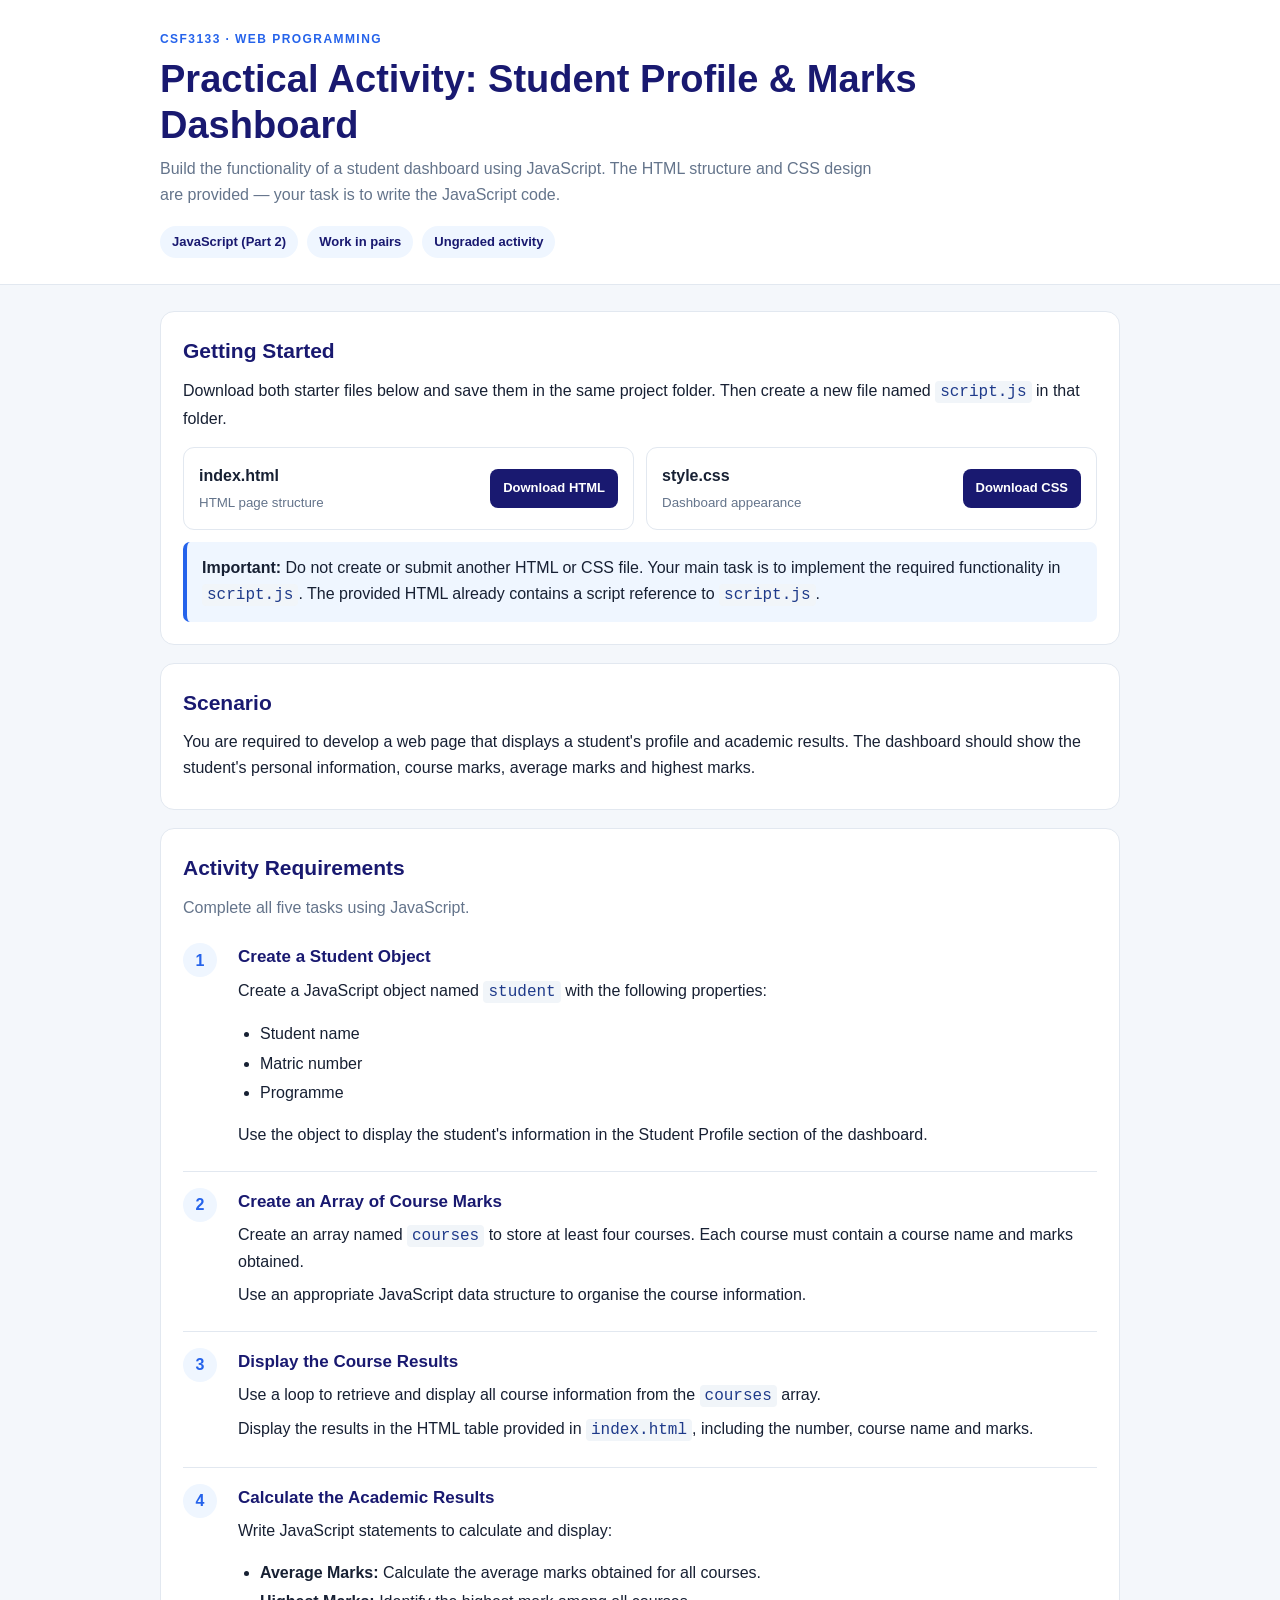
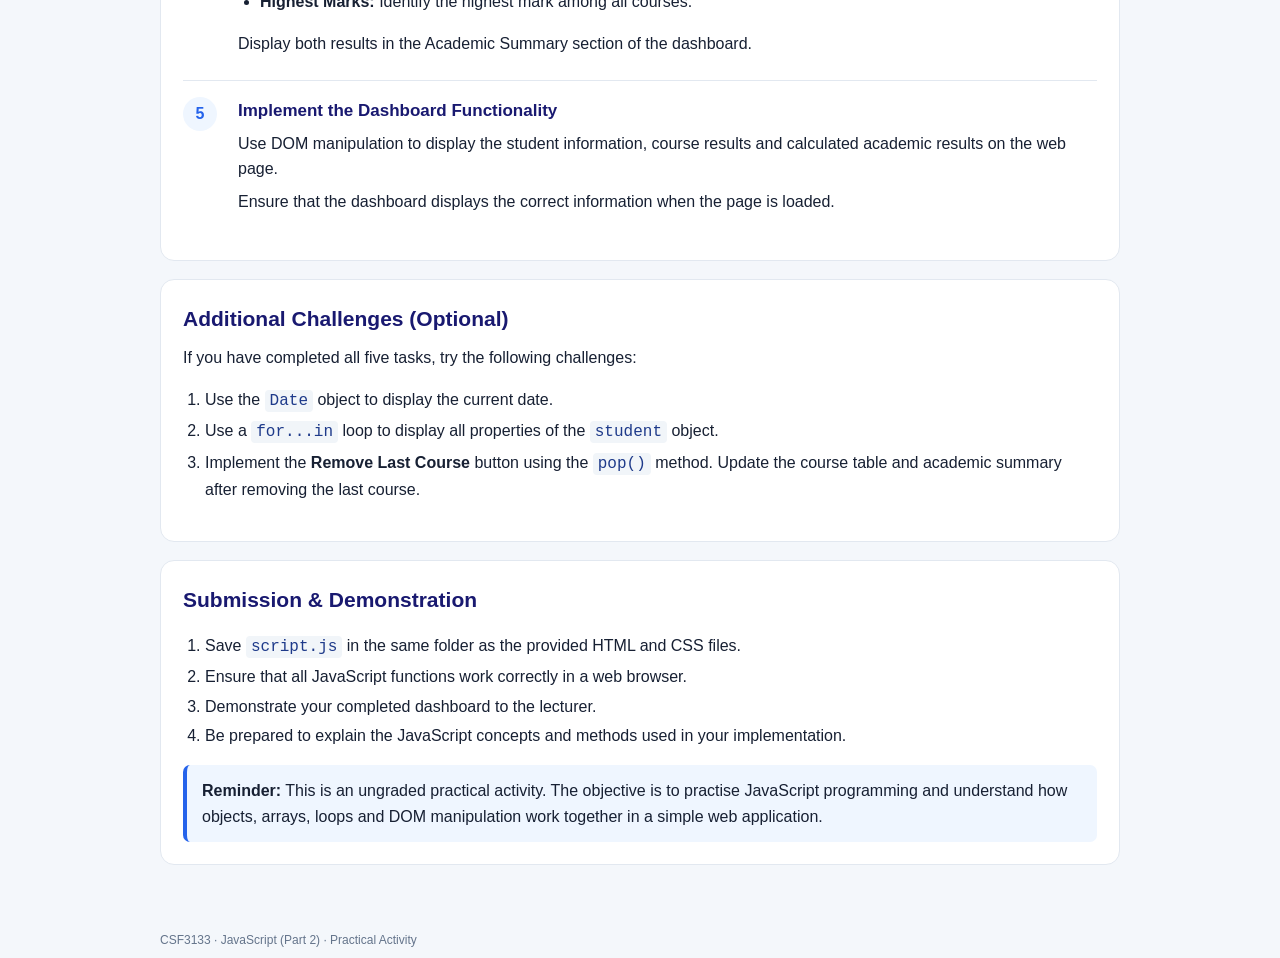
<file: Exercise_Topic8/exercise.html>
<!DOCTYPE html>
<html lang="en">
<head>
<meta charset="UTF-8">
<meta name="viewport" content="width=device-width, initial-scale=1.0">
<title>Practical Exercise | Student Dashboard</title>
<style>
:root {
  --navy: #191970;
  --blue: #2563eb;
  --ink: #172033;
  --muted: #64748b;
  --line: #e2e8f0;
  --surface: #f8fafc;
  --pale: #eff6ff;
}
* { box-sizing: border-box; }
body {
  margin: 0;
  font-family: Arial, Helvetica, sans-serif;
  color: var(--ink);
  background: #f4f7fb;
  line-height: 1.6;
}
header {
  background: white;
  border-bottom: 1px solid var(--line);
}
.header-inner, main, footer {
  width: min(960px, calc(100% - 36px));
  margin: 0 auto;
}
.header-inner { padding: 30px 0 26px; }
.kicker {
  color: var(--blue);
  text-transform: uppercase;
  letter-spacing: .12em;
  font-size: 12px;
  font-weight: 700;
}
h1 { color: var(--navy); font-size: clamp(27px, 4vw, 38px); line-height: 1.2; margin: 8px 0; }
.subtitle { color: var(--muted); margin: 0; max-width: 720px; }
.meta {
  display: flex; flex-wrap: wrap; gap: 9px; margin-top: 18px;
}
.meta span {
  background: var(--pale); color: var(--navy); border-radius: 999px;
  padding: 6px 12px; font-size: 13px; font-weight: 700;
}
main { padding: 26px 0 48px; }
.panel {
  background: white; border: 1px solid var(--line); border-radius: 14px;
  padding: 22px; margin-bottom: 18px;
}
h2 { color: var(--navy); font-size: 21px; margin: 0 0 10px; }
h3 { color: var(--navy); font-size: 17px; margin: 0 0 7px; }
p { margin: 7px 0; }
.muted { color: var(--muted); }
.download-grid {
  display: grid; grid-template-columns: repeat(2, minmax(0, 1fr)); gap: 12px;
  margin-top: 16px;
}
.file {
  border: 1px solid var(--line); border-radius: 11px; padding: 15px;
  display: flex; align-items: center; justify-content: space-between; gap: 12px;
}
.file strong { display: block; color: var(--ink); }
.file small { color: var(--muted); }
a.download {
  display: inline-block; background: var(--navy); color: white;
  text-decoration: none; border-radius: 8px; padding: 9px 13px;
  font-size: 13px; font-weight: 700; white-space: nowrap;
}
a.download:hover { background: #30308f; }
.task {
  display: grid; grid-template-columns: 42px 1fr; gap: 13px;
  padding: 16px 0; border-top: 1px solid var(--line);
}
.task:first-of-type { border-top: 0; }
.number {
  width: 34px; height: 34px; border-radius: 50%; background: var(--pale);
  color: var(--blue); display: grid; place-items: center; font-weight: 700;
}
ul, ol { padding-left: 22px; }
li { margin: 4px 0; }
code {
  font-family: Consolas, Monaco, monospace; background: #f1f5f9;
  border-radius: 4px; padding: 2px 5px; color: #1e3a8a;
}
.note {
  background: var(--pale); border-left: 4px solid var(--blue);
  padding: 13px 15px; border-radius: 7px; margin-top: 12px;
}
footer { color: var(--muted); font-size: 12px; padding: 0 0 28px; }
@media (max-width: 620px) {
  .download-grid { grid-template-columns: 1fr; }
  .file { align-items: flex-start; }
  .panel { padding: 17px; }
}
</style>
</head>
<body>
<header>
  <div class="header-inner">
    <div class="kicker">CSF3133 · Web Programming</div>
    <h1>Practical Activity: Student Profile &amp; Marks Dashboard</h1>
    <p class="subtitle">Build the functionality of a student dashboard using JavaScript. The HTML structure and CSS design are provided — your task is to write the JavaScript code.</p>
    <div class="meta">
      <span>JavaScript (Part 2)</span>
      <span>Work in pairs</span>
      <span>Ungraded activity</span>
    </div>
  </div>
</header>

<main>
  <section class="panel">
    <h2>Getting Started</h2>
    <p>Download both starter files below and save them in the same project folder. Then create a new file named <code>script.js</code> in that folder.</p>
    <div class="download-grid">
      <div class="file">
        <div><strong>index.html</strong><small>HTML page structure</small></div>
        <a class="download" href="index.html" download>Download HTML</a>
      </div>
      <div class="file">
        <div><strong>style.css</strong><small>Dashboard appearance</small></div>
        <a class="download" href="style.css" download>Download CSS</a>
      </div>
    </div>
    <div class="note"><strong>Important:</strong> Do not create or submit another HTML or CSS file. Your main task is to implement the required functionality in <code>script.js</code>. The provided HTML already contains a script reference to <code>script.js</code>.</div>
  </section>

  <section class="panel">
    <h2>Scenario</h2>
    <p>You are required to develop a web page that displays a student's profile and academic results. The dashboard should show the student's personal information, course marks, average marks and highest marks.</p>
  </section>

  <section class="panel">
    <h2>Activity Requirements</h2>
    <p class="muted">Complete all five tasks using JavaScript.</p>

    <div class="task">
      <div class="number">1</div>
      <div>
        <h3>Create a Student Object</h3>
        <p>Create a JavaScript object named <code>student</code> with the following properties:</p>
        <ul><li>Student name</li><li>Matric number</li><li>Programme</li></ul>
        <p>Use the object to display the student's information in the Student Profile section of the dashboard.</p>
      </div>
    </div>

    <div class="task">
      <div class="number">2</div>
      <div>
        <h3>Create an Array of Course Marks</h3>
        <p>Create an array named <code>courses</code> to store at least four courses. Each course must contain a course name and marks obtained.</p>
        <p>Use an appropriate JavaScript data structure to organise the course information.</p>
      </div>
    </div>

    <div class="task">
      <div class="number">3</div>
      <div>
        <h3>Display the Course Results</h3>
        <p>Use a loop to retrieve and display all course information from the <code>courses</code> array.</p>
        <p>Display the results in the HTML table provided in <code>index.html</code>, including the number, course name and marks.</p>
      </div>
    </div>

    <div class="task">
      <div class="number">4</div>
      <div>
        <h3>Calculate the Academic Results</h3>
        <p>Write JavaScript statements to calculate and display:</p>
        <ul><li><strong>Average Marks:</strong> Calculate the average marks obtained for all courses.</li><li><strong>Highest Marks:</strong> Identify the highest mark among all courses.</li></ul>
        <p>Display both results in the Academic Summary section of the dashboard.</p>
      </div>
    </div>

    <div class="task">
      <div class="number">5</div>
      <div>
        <h3>Implement the Dashboard Functionality</h3>
        <p>Use DOM manipulation to display the student information, course results and calculated academic results on the web page.</p>
        <p>Ensure that the dashboard displays the correct information when the page is loaded.</p>
      </div>
    </div>
  </section>

  <section class="panel">
    <h2>Additional Challenges (Optional)</h2>
    <p>If you have completed all five tasks, try the following challenges:</p>
    <ol>
      <li>Use the <code>Date</code> object to display the current date.</li>
      <li>Use a <code>for...in</code> loop to display all properties of the <code>student</code> object.</li>
      <li>Implement the <strong>Remove Last Course</strong> button using the <code>pop()</code> method. Update the course table and academic summary after removing the last course.</li>
    </ol>
  </section>

  <section class="panel">
    <h2>Submission &amp; Demonstration</h2>
    <ol>
      <li>Save <code>script.js</code> in the same folder as the provided HTML and CSS files.</li>
      <li>Ensure that all JavaScript functions work correctly in a web browser.</li>
      <li>Demonstrate your completed dashboard to the lecturer.</li>
      <li>Be prepared to explain the JavaScript concepts and methods used in your implementation.</li>
    </ol>
    <div class="note"><strong>Reminder:</strong> This is an ungraded practical activity. The objective is to practise JavaScript programming and understand how objects, arrays, loops and DOM manipulation work together in a simple web application.</div>
  </section>
</main>

<footer>CSF3133 · JavaScript (Part 2) · Practical Activity</footer>
</body>
</html>
</file>
<file: style.css>
@import url('https://fonts.googleapis.com/css2?family=DM+Mono:wght@400;500&family=DM+Sans:wght@400;500;600;700&family=Space+Grotesk:wght@400;500;600;700&display=swap');
:root{--bg:#f8f8fc;--paper:#fff;--ink:#18172a;--muted:#69697d;--line:#e7e6f0;--purple:#7257ed;--purple-dark:#4f37c8;--lav:#eeeaff;--orange:#ff9b5e;--green:#55c8a4;--blue:#6ba7fa;--shadow:0 18px 50px rgba(37,28,88,.08);--mono:'DM Mono',monospace;--sans:'DM Sans',sans-serif;--display:'Space Grotesk',sans-serif}
*{box-sizing:border-box}html{scroll-behavior:smooth;scroll-padding-top:88px}body{margin:0;background:var(--bg);color:var(--ink);font-family:var(--sans);line-height:1.6}a{color:inherit;text-decoration:none}button,input,textarea{font:inherit}.site-header{height:78px;display:flex;align-items:center;justify-content:space-between;padding:0 max(5vw,24px);background:rgba(255,255,255,.88);border-bottom:1px solid var(--line);position:sticky;top:0;z-index:50;backdrop-filter:blur(16px)}.brand{display:flex;align-items:center;gap:11px;line-height:1.1}.brand-mark{display:grid;place-items:center;width:42px;height:42px;border-radius:13px;background:var(--purple);color:white;font:700 14px var(--mono)}.brand strong{display:block;font:700 16px var(--display);letter-spacing:.02em}.brand small{display:block;font:9px var(--mono);letter-spacing:.07em;color:var(--muted);margin-top:5px}.site-header nav{display:flex;gap:29px;align-items:center}.site-header nav a{font-size:12px;font-weight:600;color:#5d5b70;transition:color .2s}.site-header nav a:hover{color:var(--purple)}.theme-toggle,.menu-toggle{border:1px solid var(--line);background:white;border-radius:12px;width:39px;height:39px;cursor:pointer;color:var(--ink);font-size:18px}.menu-toggle{display:none}.hero{background:#17152b;color:white;overflow:hidden;padding:70px max(7vw,24px) 0;position:relative}.hero:before{content:"";position:absolute;width:650px;height:650px;right:-180px;top:-220px;border-radius:50%;background:radial-gradient(circle,rgba(114,87,237,.28),transparent 68%);pointer-events:none}.hero-grid{max-width:1250px;margin:auto;display:grid;grid-template-columns:1fr 1fr;gap:45px;align-items:center;min-height:535px;position:relative}.eyebrow{font:10px var(--mono);letter-spacing:.11em;color:var(--purple);display:inline-flex;align-items:center;gap:9px}.hero .eyebrow{color:#b8adff}.pulse{width:7px;height:7px;background:#6fe1bd;border-radius:50%;box-shadow:0 0 0 5px rgba(111,225,189,.13)}h1,h2,h3,p{margin-top:0}h1,h2,h3{font-family:var(--display);letter-spacing:-.045em}h1{font-size:clamp(48px,6.2vw,83px);line-height:.99;margin:25px 0 23px;font-weight:600}h1 span,.activity-copy h2 span{color:#a99aff}.hero-lede{font-size:16px;line-height:1.75;color:#c6c3d9;max-width:470px}.hero-actions{display:flex;align-items:center;gap:14px;margin:28px 0 42px}.button{border:0;border-radius:12px;display:inline-flex;align-items:center;justify-content:center;gap:20px;padding:13px 18px;font-size:12px;font-weight:700;cursor:pointer;transition:transform .2s,box-shadow .2s,background .2s}.button:hover{transform:translateY(-2px)}.button-primary{background:var(--purple);color:#fff;box-shadow:0 8px 22px rgba(114,87,237,.22)}.button-primary:hover{background:var(--purple-dark)}.button-quiet{color:#e0ddf0;padding-left:6px}.hero-meta{display:flex;gap:23px;flex-wrap:wrap;padding-bottom:44px}.hero-meta>div{display:flex;align-items:center;gap:10px}.meta-icon{display:grid;place-items:center;border:1px solid #48445e;border-radius:10px;width:36px;height:36px;color:#b8adff}.hero-meta b,.hero-meta small{display:block}.hero-meta b{font-size:10px;color:#fff}.hero-meta small{font-size:10px;color:#aaa7c2;margin-top:3px}.hero-art{height:455px;position:relative;display:grid;place-items:center}.art-window{width:min(100%,520px);height:355px;background:#24213f;border:1px solid #494365;border-radius:17px;position:relative;padding:13px;box-shadow:0 28px 90px rgba(0,0,0,.35);z-index:2;transform:rotate(1deg)}.window-bar{height:22px;display:flex;align-items:center;gap:5px;padding:0 6px 10px}.window-bar>span{width:6px;height:6px;border-radius:50%;background:#6f698c}.window-bar>span:first-child{background:#ff997f}.window-bar>span:nth-child(2){background:#ffd47c}.window-bar>span:nth-child(3){background:#75dcb6}.window-bar i{font:9px var(--mono);color:#a8a2c9;margin-left:auto;font-style:normal}.mock-browser{height:calc(100% - 22px);background:#f5f3ff;border-radius:9px;overflow:hidden;color:#22203b}.mock-nav{height:48px;padding:0 22px;display:flex;align-items:center;justify-content:space-between;border-bottom:1px solid #e3e0f5}.mock-nav b{font:700 14px var(--display)}.mock-nav b span{color:var(--purple)}.mock-nav div{display:flex;gap:6px}.mock-nav i{display:block;width:20px;height:4px;border-radius:5px;background:#ded9f8}.mock-content{height:220px;display:grid;grid-template-columns:1fr 1fr;align-items:center;padding:12px 22px;gap:10px}.mock-text label{font:8px var(--mono);letter-spacing:.1em;color:#7661e5}.mock-text h2{font-size:30px;line-height:1.05;margin:9px 0}.mock-text p{font-size:9px;color:#77738f}.mock-cta{width:74px;height:20px;border-radius:6px;background:var(--purple);margin-top:14px}.shape-stage{height:160px;position:relative;background:#e7e1ff;border-radius:48% 45% 15px 15px;overflow:hidden}.shape{position:absolute}.shape-one{width:125px;height:125px;right:4px;top:15px;border-radius:50%;background:linear-gradient(140deg,#a99aff,#6d55e8);box-shadow:inset -10px -10px 0 rgba(61,42,158,.15)}.shape-two{width:95px;height:110px;left:8px;bottom:-13px;border-radius:60px 60px 10px 10px;background:#ffad7b;transform:rotate(23deg)}.shape-three{width:90px;height:50px;right:28px;bottom:8px;background:#6ed8b7;border-radius:50% 50% 10px 10px;transform:rotate(-25deg)}.cursor{position:absolute;right:27px;top:42px;font-size:27px;color:#24213f;z-index:2}.mock-footer{display:flex;align-items:center;gap:7px;padding:0 22px;font:8px var(--mono);color:#77738f}.mock-footer span:not(.footer-line){border:1px solid #ddd6ff;border-radius:4px;padding:3px 5px}.footer-line{height:1px;flex:1;background:#dedaf0}.floating-card{position:absolute;z-index:3;background:#fff;color:#22203b;border-radius:12px;box-shadow:0 15px 45px #08071b50}.card-code{left:-32px;bottom:45px;width:178px;padding:15px;display:flex;flex-direction:column;gap:7px}.card-code b{font:9px var(--mono);color:#7360dd;margin-bottom:3px}.card-code code{font-size:10px;color:#5c5875}.mini-dot{width:7px;height:7px;background:#63d4b0;border-radius:50%;position:absolute;right:14px;top:17px}.card-score{right:-16px;top:35px;display:flex;gap:10px;align-items:center;padding:13px 15px}.card-score>span{display:grid;place-items:center;width:31px;height:31px;background:#e5fff5;color:#28a980;border-radius:9px}.card-score b,.card-score small{display:block}.card-score b{font-size:10px}.card-score small{font-size:8px;color:#7e7b90}.art-caption{position:absolute;bottom:-30px;left:15px;font:9px var(--mono);letter-spacing:.14em;color:#9992c3}.art-caption span{color:#ffac78}.hero-orbit{position:absolute;border:1px solid #5d4d9a;border-radius:50%;transform:rotate(-27deg)}.orbit-a{width:500px;height:210px;right:-20px;top:80px}.orbit-b{width:410px;height:160px;right:28px;top:110px;border-color:#3f3a66}.hero-bottom{max-width:1250px;margin:auto;display:flex;justify-content:space-between;padding:19px 0;border-top:1px solid #34304c;font:9px var(--mono);letter-spacing:.09em;color:#aaa5c5}.section{max-width:1150px;margin:0 auto;padding:95px 26px}.section-heading{display:flex;justify-content:space-between;align-items:end;gap:35px;margin-bottom:36px}.section-heading h2{font-size:clamp(32px,4vw,46px);line-height:1.12;margin:12px 0 0}.section-heading>p{max-width:385px;color:var(--muted);font-size:13px;line-height:1.8;margin:0 0 4px}.overview-grid{display:grid;grid-template-columns:1.3fr 1fr 1fr;gap:17px}.overview-card{border:1px solid var(--line);border-radius:18px;background:var(--paper);padding:25px;position:relative;overflow:hidden;min-height:260px}.overview-main{background:#efecff;border-color:#e2dcff;padding:30px}.card-icon{display:grid;place-items:center;width:43px;height:43px;border-radius:13px;font-size:20px;margin-bottom:21px}.purple-icon{background:#dcd5ff;color:#654ae3}.orange-icon{background:#fff0e5;color:#e77d3d}.green-icon{background:#e3fbf2;color:#269d7a}.card-kicker{font:9px var(--mono);letter-spacing:.1em;color:#8a86a1}.overview-card h3{font-size:23px;line-height:1.15;margin:11px 0}.overview-card p{font-size:12px;color:var(--muted);line-height:1.8}.overview-main p{max-width:400px;color:#5f5a79}.tag-row{display:flex;flex-wrap:wrap;gap:7px;margin-top:20px}.tag-row span,.topic-tags span{border:1px solid #dcd6fb;background:#fff9;border-radius:100px;padding:5px 9px;font-size:9px;color:#6454b2}.mini-card{min-height:260px}.card-number{position:absolute;right:20px;bottom:5px;font:700 50px var(--display);color:#f0eff6}.outcomes-section{padding-top:45px}.outcome-list{border-top:1px solid var(--line)}.outcome-item{display:grid;grid-template-columns:100px 1fr auto;align-items:center;gap:28px;padding:23px 10px;border-bottom:1px solid var(--line)}.outcome-index{font:10px var(--mono);color:var(--purple)}.outcome-item h3{font-size:19px;margin:0 0 5px;letter-spacing:-.025em}.outcome-item p{font-size:12px;color:var(--muted);margin:0}.outcome-code{font:10px var(--mono);padding:8px 10px;border:1px solid var(--line);border-radius:8px;color:#69647d}.topics-section{background:#f0eff9;border-top:1px solid #e7e4f5;border-bottom:1px solid #e7e4f5}.topics-inner{padding-top:88px;padding-bottom:92px}.topic-tools{display:flex;align-items:center;justify-content:space-between;margin-bottom:20px}.search-box{display:flex;align-items:center;gap:10px;background:white;border:1px solid #e2dfef;border-radius:10px;padding:0 14px;width:min(100%,360px);height:43px;color:#817aab}.search-box input{border:0;outline:0;width:100%;font-size:12px;background:transparent;color:var(--ink)}.topic-count{font:10px var(--mono);color:#77728d}.topic-grid{display:grid;grid-template-columns:repeat(4,1fr);gap:13px}.topic-card{background:white;border:1px solid #e7e4f2;border-radius:15px;padding:20px;min-height:220px;transition:transform .2s,box-shadow .2s}.topic-card:hover{transform:translateY(-4px);box-shadow:var(--shadow)}.topic-top{display:flex;justify-content:space-between;align-items:center;margin-bottom:23px}.topic-number{font:10px var(--mono);color:#8b85a8}.topic-symbol{display:grid;place-items:center;width:34px;height:34px;background:#eeeaff;color:var(--purple);border-radius:10px;font:14px var(--mono)}.topic-card:nth-child(2n) .topic-symbol{background:#fff0e5;color:#dc7a42}.topic-card:nth-child(3n) .topic-symbol{background:#e2fbf2;color:#299e7a}.topic-card h3{font-size:17px;line-height:1.2;margin-bottom:9px;letter-spacing:-.03em}.topic-card p{font-size:11px;line-height:1.7;color:var(--muted);min-height:75px;margin-bottom:13px}.topic-tags{display:flex;gap:6px;flex-wrap:wrap}.topic-tags span{background:#faf9ff;border-color:#ece9f8;color:#77718e;font-size:8px;padding:4px 7px}.activity-topic{border-style:dashed;background:#fbfaff}.no-results{padding:30px;color:var(--muted);font-size:13px}.assessment-layout{display:grid;grid-template-columns:1.2fr .8fr;gap:20px;align-items:start}.assessment-chart-card{background:white;border:1px solid var(--line);border-radius:18px;padding:27px}.chart-head{display:flex;justify-content:space-between;align-items:center;margin-bottom:25px}.chart-head h3{font-size:22px;margin:6px 0 0}.total-pill{font:10px var(--mono);background:#e7fbf3;color:#269a76;padding:8px 10px;border-radius:8px}.bar-list{display:flex;flex-direction:column;gap:18px}.bar-label{display:flex;justify-content:space-between;font-size:11px;margin-bottom:8px}.bar-label>span{display:flex;align-items:center;gap:8px}.bar-label b{font:11px var(--mono)}.legend-dot{display:inline-block;width:8px;height:8px;border-radius:3px}.dot-purple,.fill-purple{background:#7a60ed}.dot-orange,.fill-orange{background:#ff9c63}.dot-green,.fill-green{background:#52c9a2}.dot-blue,.fill-blue{background:#6ba7fa}.dot-pink,.fill-pink{background:#e884c5}.dot-yellow,.fill-yellow{background:#eac65d}.dot-slate,.fill-slate{background:#8d8ba4}.bar-track{height:7px;background:#f0eff6;border-radius:20px;overflow:hidden}.bar-fill{display:block;height:100%;border-radius:20px}.assessment-side{display:flex;flex-direction:column;gap:11px}.assessment-note{display:flex;gap:13px;padding:17px;background:white;border:1px solid var(--line);border-radius:14px}.note-icon{display:grid;place-items:center;flex-shrink:0;width:35px;height:35px;background:#efebff;color:var(--purple);border-radius:10px;font:10px var(--mono)}.assessment-note h3{font-size:15px;margin:0 0 5px;letter-spacing:-.02em}.assessment-note p{font-size:10px;color:var(--muted);margin:0 0 5px;line-height:1.7}.assessment-note small{font:9px var(--mono);color:#8b82bf}.fine-print{font-size:10px;line-height:1.6;color:#858197;padding:0 3px}.activity-section{background:#19172e;color:white;overflow:hidden}.activity-inner{display:grid;grid-template-columns:1fr .85fr;gap:65px;align-items:center;padding-top:86px;padding-bottom:86px}.activity-copy .eyebrow{color:#b7aaff}.activity-copy h2{font-size:clamp(40px,5vw,60px);line-height:1.03;margin:16px 0}.activity-copy>p{max-width:430px;color:#c2bfd7;font-size:13px;line-height:1.8}.activity-stats{display:grid;grid-template-columns:repeat(4,1fr);gap:15px;margin:29px 0}.activity-stats>div{border-top:1px solid #48445e;padding-top:12px}.activity-stats b,.activity-stats small{display:block}.activity-stats b{font:15px var(--display)}.activity-stats small{font-size:9px;color:#a5a0bf;margin-top:5px}.activity-visual{padding:15px;position:relative}.activity-visual:before{content:"";position:absolute;inset:0;background:radial-gradient(circle at 50% 40%,#6350b4,transparent 70%);opacity:.5}.evaluation-window{position:relative;background:#fbfaff;color:#24213d;border-radius:14px;padding:18px;box-shadow:0 20px 60px #0003;transform:rotate(2deg)}.eval-top{display:flex;justify-content:space-between;font:8px var(--mono);letter-spacing:.07em;color:#8a85a5;padding-bottom:15px;border-bottom:1px solid #eae7f5}.eval-hero{display:flex;justify-content:space-between;align-items:center;padding:23px 5px 26px}.eval-hero small{font:8px var(--mono);color:#7d69e4}.eval-hero h3{font-size:27px;line-height:1.05;margin:9px 0}.eval-hero p{font-size:10px;color:#7f7b95;margin:0}.eval-shapes{width:115px;height:110px;background:#e9e3ff;border-radius:45% 45% 13px 13px;position:relative;overflow:hidden}.eval-shapes i{position:absolute;display:block;border-radius:50%}.eval-shapes i:first-child{width:90px;height:90px;background:#a99aff;right:-3px;top:2px}.eval-shapes i:nth-child(2){width:72px;height:95px;background:#ffac7d;left:2px;bottom:-28px}.eval-shapes i:nth-child(3){width:54px;height:54px;background:#60d5b0;right:15px;bottom:4px}.eval-check{display:flex;align-items:center;gap:11px;padding:12px 5px;border-top:1px solid #ece9f5}.eval-check>span:first-child{display:grid;place-items:center;width:27px;height:27px;background:#e3fbf2;color:#269c79;border-radius:8px;font-size:12px}.eval-check b,.eval-check small{display:block}.eval-check b{font-size:11px}.eval-check small{font-size:9px;color:#88839f}.check-status{margin-left:auto;font:9px var(--mono);color:#9c96b8}.checklist-section{padding-top:85px;padding-bottom:90px}.checklist-layout{display:grid;grid-template-columns:1.1fr .9fr;gap:18px}.checklist-panel,.summary-panel{border:1px solid var(--line);border-radius:17px;background:white;padding:25px}.field-label{display:block;font-size:11px;font-weight:700;margin-bottom:8px}.text-field{display:block;width:100%;border:1px solid #e3e1ed;border-radius:9px;padding:12px 13px;font-size:12px;color:var(--ink);outline:0;background:#fdfdff;resize:vertical;margin-bottom:20px}.text-field:focus{border-color:#a99aff;box-shadow:0 0 0 3px #eeeaff}.checklist-items{display:grid;grid-template-columns:1fr 1fr;gap:8px;margin:14px 0 22px}.check-item{display:flex;gap:10px;align-items:flex-start;padding:12px;border:1px solid #eceaf4;border-radius:10px;cursor:pointer}.check-item input{position:absolute;opacity:0}.custom-check{display:grid;place-items:center;flex-shrink:0;width:17px;height:17px;border:1px solid #d8d4e9;border-radius:5px;color:white;font-size:11px}.check-item input:checked+.custom-check{background:var(--purple);border-color:var(--purple)}.check-item input:checked+.custom-check:after{content:"✓"}.check-item b,.check-item small{display:block}.check-item b{font-size:11px}.check-item small{font-size:9px;color:var(--muted);line-height:1.5;margin-top:3px}.summary-panel{background:#f0edff;border-color:#e2dcff;display:flex;flex-direction:column;align-items:flex-start;min-height:330px}.summary-icon{display:grid;place-items:center;width:44px;height:44px;background:#ded7ff;border-radius:13px;color:var(--purple);font-size:21px;margin:23px 0 15px}.summary-panel h3{font-size:23px;margin:0 0 9px}.summary-panel>p{font-size:12px;line-height:1.8;color:#6b6685}.summary-panel .tag-row{margin:4px 0 22px}.button-outline{background:transparent;border:1px solid #c9c0f7;color:#5544b3}.button-outline:disabled{opacity:.45;cursor:not-allowed}.copy-status{font-size:10px!important;margin-top:9px!important}.instructor-section{background:#e9e6fa;border-top:1px solid #ded9f3}.instructor-inner{display:grid;grid-template-columns:110px 1.3fr .8fr;gap:25px;align-items:center;padding-top:45px;padding-bottom:45px}.instructor-avatar{width:92px;height:92px;border-radius:26px;background:linear-gradient(145deg,#c2b5ff,#7257ed);display:grid;place-items:center;color:white;font:700 23px var(--display);position:relative}.instructor-avatar i{position:absolute;right:-5px;top:-6px;width:27px;height:27px;border-radius:50%;display:grid;place-items:center;background:#ffad7b;color:#fff;font-style:normal}.instructor-copy h2{font-size:21px;line-height:1.2;margin:8px 0}.instructor-copy p{font-size:10px;color:#77718f;margin:0 0 6px}.instructor-copy>a{font-size:11px;color:#5f48d4;font-weight:700}.instructor-quote{border-left:1px solid #cfc8ef;padding-left:23px}.instructor-quote>span{font:40px Georgia;color:#8b78ed;line-height:.7}.instructor-quote p{font:600 16px var(--display);line-height:1.35;margin:8px 0}.instructor-quote small{font:8px var(--mono);letter-spacing:.07em;color:#77718f}.site-footer{padding:28px max(5vw,24px) 0;background:#fff;display:grid;grid-template-columns:1fr 1fr auto;gap:20px;align-items:center;border-top:1px solid var(--line)}.footer-brand .brand-mark{width:35px;height:35px;border-radius:10px;font-size:11px}.footer-brand strong{font-size:14px}.footer-brand small{font-size:8px}.site-footer>p{font-size:11px;color:var(--muted);margin:0}.back-top{font-size:11px;font-weight:700;color:var(--purple)}.footer-bottom{grid-column:1/-1;border-top:1px solid var(--line);padding:15px 0;display:flex;justify-content:space-between;color:#8d899e;font-size:9px;margin-top:10px}
body.dark{--bg:#11101d;--paper:#1c1a2c;--ink:#f5f3ff;--muted:#b1adc6;--line:#343147;--lav:#292441;--shadow:0 18px 50px #0003}body.dark .site-header,body.dark .site-footer{background:#191728}body.dark .site-header nav a{color:#c4c0d9}body.dark .theme-toggle,body.dark .menu-toggle{background:#252238;color:white;border-color:#3c3855}body.dark .overview-card:not(.overview-main),body.dark .assessment-chart-card,body.dark .assessment-note,body.dark .topic-card,body.dark .checklist-panel{background:#1c1a2c;border-color:#343147}body.dark .overview-main{background:#292441;border-color:#403866}body.dark .overview-main p,body.dark .overview-card p,body.dark .topic-card p{color:#b9b4d0}body.dark .topics-section{background:#171625;border-color:#343147}body.dark .search-box,body.dark .text-field{background:#191728;color:var(--ink);border-color:#3c3855}body.dark .search-box input{color:var(--ink)}body.dark .topic-tags span{background:#252238;border-color:#3c3855}body.dark .bar-track{background:#343147}body.dark .check-item{border-color:#343147}body.dark .summary-panel{background:#292441;border-color:#403866}body.dark .summary-panel>p{color:#c3bddf}body.dark .instructor-section{background:#211e35;border-color:#343147}body.dark .instructor-copy p,body.dark .instructor-quote small{color:#aaa4c7}body.dark .footer-bottom{border-color:#343147}

/* HTML5 Video Lesson */
.video-section {
    width: 100%;
    max-width: 1150px;
    margin: 22px auto 0;
    scroll-margin-top: 90px;
}

.video-section h2 {
    color: var(--navy);
    margin-bottom: 10px;
}

.video-section > p {
    color: var(--muted);
    margin-bottom: 20px;
}

/* Responsive YouTube video */
.video-container {
    position: relative;
    width: 100%;
    aspect-ratio: 16 / 9;
    overflow: hidden;
    border-radius: 14px;
    background: #071a36;
}

.video-container iframe {
    position: absolute;
    inset: 0;
    width: 100%;
    height: 100%;
    border: 0;
    display: block;
}

@media(max-width:1000px){.site-header nav{gap:15px}.site-header nav a{font-size:11px}.hero-grid{gap:20px}.hero-meta{gap:12px}.hero-art{transform:scale(.94)}.topic-grid{grid-template-columns:repeat(2,1fr)}.overview-grid{grid-template-columns:1fr 1fr}.overview-main{grid-column:1/-1;min-height:230px}.activity-inner{gap:30px}.instructor-inner{grid-template-columns:90px 1fr}.instructor-quote{grid-column:2;border-left:0;padding-left:0;border-top:1px solid #cfc8ef;padding-top:15px}}
@media(max-width:720px){.site-header{height:68px;padding:0 18px}.menu-toggle{display:block;margin-left:auto;margin-right:9px}.site-header nav{display:none;position:absolute;left:0;right:0;top:68px;background:white;padding:18px 24px 22px;border-bottom:1px solid var(--line);flex-direction:column;align-items:flex-start;gap:16px}.site-header nav.open{display:flex}body.dark .site-header nav{background:#191728}.theme-toggle{width:36px;height:36px}.hero{padding:49px 22px 0}.hero-grid{grid-template-columns:1fr;min-height:0}.hero-copy{padding-bottom:0}.hero h1{font-size:clamp(50px,13vw,76px)}.hero-lede{font-size:14px}.hero-meta{gap:15px;padding-bottom:5px}.hero-meta>div{min-width:42%}.hero-art{height:390px;transform:scale(.9);margin:-2px -20px 0}.art-window{width:min(100%,480px)}.card-code{left:-5px}.card-score{right:-3px}.hero-bottom{gap:10px;flex-wrap:wrap;font-size:8px;padding:15px 0}.section{padding:65px 21px}.section-heading{display:block;margin-bottom:25px}.section-heading h2{font-size:35px}.section-heading>p{margin-top:13px;font-size:12px}.overview-grid{grid-template-columns:1fr}.overview-main{grid-column:auto}.overview-card{min-height:0}.mini-card{min-height:225px}.outcome-item{grid-template-columns:65px 1fr;gap:12px;padding:19px 0}.outcome-code{grid-column:2;justify-self:start}.outcome-item h3{font-size:17px}.outcome-item p{line-height:1.7}.topics-inner{padding-top:65px;padding-bottom:65px}.topic-tools{gap:10px;align-items:flex-start;flex-direction:column}.search-box{width:100%}.topic-grid{grid-template-columns:1fr 1fr;gap:9px}.topic-card{padding:15px;min-height:235px}.topic-card h3{font-size:15px}.topic-card p{font-size:10px;min-height:100px}.assessment-layout{grid-template-columns:1fr}.assessment-chart-card{padding:20px}.activity-inner{grid-template-columns:1fr;padding-top:65px;padding-bottom:65px}.activity-copy h2{font-size:49px}.activity-stats{grid-template-columns:repeat(2,1fr);gap:18px}.activity-visual{margin:0 4px}.checklist-layout{grid-template-columns:1fr}.checklist-panel,.summary-panel{padding:19px}.checklist-items{grid-template-columns:1fr}.instructor-inner{grid-template-columns:70px 1fr;gap:16px}.instructor-avatar{width:66px;height:66px;border-radius:19px;font-size:18px}.instructor-copy h2{font-size:18px}.instructor-quote{grid-column:1/-1;margin-top:6px}.site-footer{grid-template-columns:1fr auto;padding:24px 20px 0}.site-footer>p{grid-column:1/-1;grid-row:2}.back-top{grid-column:2;grid-row:1}.footer-bottom{gap:8px;flex-direction:column}}
@media(max-width:390px){.topic-grid{grid-template-columns:1fr}.topic-card{min-height:0}.topic-card p{min-height:0}.hero-art{transform:scale(.78);margin:-25px -40px -25px}.hero-meta>div{min-width:100%}.hero-actions{gap:8px}.button{padding:12px 13px}.activity-stats{grid-template-columns:1fr 1fr}}
</file>
<file: topic1.css>
@import url('https://fonts.googleapis.com/css2?family=DM+Sans:wght@400;500;600;700&family=Manrope:wght@400;500;600;700;800&display=swap');
:root{--ink:#17283e;--muted:#66758a;--paper:#f6f8fc;--surface:#fff;--line:#e1e7ef;--blue:#2764e7;--blue2:#1948b2;--shadow:0 18px 50px #17283e12}*{box-sizing:border-box}html{scroll-behavior:smooth;scroll-padding-top:90px}body{margin:0;background:var(--paper);color:var(--ink);font:16px/1.6 'DM Sans',Arial,sans-serif}h1,h2,h3{font-family:Manrope,sans-serif;line-height:1.15;letter-spacing:-.035em}h1{font-size:clamp(3.3rem,7vw,6.2rem);margin:.35rem 0 1rem}h2{font-size:clamp(2rem,4vw,3rem);margin:.35rem 0}h3{font-size:1.35rem;margin:.5rem 0}p{margin:.6rem 0}button,a{touch-action:manipulation}button{font:inherit;cursor:pointer}.skip{position:absolute;top:-50px;left:10px;background:white;padding:10px;z-index:9}.skip:focus{top:10px}.topbar{position:sticky;top:0;z-index:5;background:#fffffff0;backdrop-filter:blur(14px);border-bottom:1px solid var(--line);min-height:76px;padding:12px 5%;display:flex;align-items:center;justify-content:space-between;gap:20px}.brand{display:flex;align-items:center;gap:10px;text-decoration:none;color:var(--ink);flex-shrink:0}.logo{display:grid;place-items:center;width:40px;height:40px;border-radius:12px;background:var(--ink);color:#fff;font-weight:800}.brand b,.brand small{display:block}.brand b{font-family:Manrope}.brand small{font-size:9px;letter-spacing:.09em;color:var(--muted)}nav{display:flex;gap:20px}nav a,footer>a:last-child{font-size:12px;font-weight:700;text-decoration:none;color:var(--muted)}nav a:hover,footer>a:last-child:hover{color:var(--blue)}.outline,.toolbar button{background:var(--surface);border:1px solid var(--line);color:var(--ink);border-radius:9px;padding:8px 12px;font-size:12px;font-weight:700}.hero{max-width:1300px;margin:auto;padding:70px 6%;display:grid;grid-template-columns:1fr .9fr;align-items:center;gap:5vw}.eyebrow{font-size:11px;letter-spacing:.14em;font-weight:800;color:var(--blue);margin:0 0 12px}.hero em,.finish em{color:var(--blue);font-style:normal}.lead{font-size:clamp(1.05rem,1.6vw,1.25rem);color:var(--muted);max-width:580px}.actions{display:flex;gap:12px;flex-wrap:wrap;margin:28px 0}.btn{display:inline-flex;align-items:center;justify-content:center;padding:12px 17px;border:1px solid var(--line);border-radius:11px;background:var(--surface);color:var(--ink);font-size:12px;font-weight:800;text-decoration:none}.btn:hover{transform:translateY(-1px)}.primary{background:var(--blue);border-color:var(--blue);color:white}.primary:hover{background:var(--blue2)}.dark{background:var(--ink);border-color:var(--ink);color:white}.facts{display:flex;gap:24px;flex-wrap:wrap;margin-top:30px}.facts span{font-size:11px;color:var(--muted)}.facts b{display:block;font:800 20px Manrope;color:var(--ink)}.heroart{min-height:360px;position:relative;display:grid;place-items:center;background:radial-gradient(ellipse,#e3edff 0,transparent 70%)}.browser{width:90%;border:1px solid #dce4f1;border-radius:17px;background:white;overflow:hidden;box-shadow:0 30px 65px #1e3a651f;transform:rotate(-3deg)}.browserbar{height:42px;border-bottom:1px solid #e9eef5;display:flex;align-items:center;gap:6px;padding:0 14px;color:#7c8ca3;font-size:10px}.browserbar i{width:7px;height:7px;border-radius:50%;background:#d9e1ed}.browserbar span{margin-left:12px;background:#f1f4f8;border-radius:5px;padding:5px 15px;flex:1}.fakepage{display:flex;min-height:230px}.fakepage aside{width:60px;background:#f5f8fc;border-right:1px solid #e9eef5;display:flex;align-items:center;flex-direction:column;gap:16px;padding-top:25px}.fakepage aside b{width:22px;height:7px;border-radius:5px;background:#d9e5fa}.fakepage>div{padding:26px;flex:1}.fakepage h3{height:14px;width:65%;background:#213c62;border-radius:5px;margin-bottom:18px}.fakepage p{height:7px;width:90%;background:#e1e8f1;border-radius:5px}.fakepage p:nth-of-type(2){width:55%}.mockimage{margin-top:20px;height:90px;border-radius:9px;background:linear-gradient(135deg,#d8e6ff,#b9f0de);display:grid;place-items:center;color:var(--blue);font:800 25px Manrope}.float{position:absolute;background:white;border:1px solid var(--line);border-radius:12px;padding:11px 15px;box-shadow:var(--shadow);font-size:12px;font-weight:800}.one{left:0;top:50px}.two{right:0;bottom:38px}.mission{max-width:1200px;width:88%;margin:0 auto 30px;background:var(--ink);color:white;border-radius:22px;padding:26px 30px;display:grid;grid-template-columns:1fr 1fr;gap:35px;align-items:center}.mission small{color:#87d9f3;letter-spacing:.12em;font-weight:800;font-size:10px}.mission h2{font-size:clamp(1.35rem,2.6vw,2rem)}.mission p{font-size:13px;color:#c5d2e2}.section{max-width:1200px;width:88%;margin:95px auto}.heading{display:flex;justify-content:space-between;align-items:end;gap:30px;margin-bottom:28px}.heading>p{max-width:390px;color:var(--muted);font-size:13px}.cards{display:grid;grid-template-columns:repeat(3,1fr);gap:18px}.concept{padding:24px;border:1px solid var(--line);border-radius:20px;background:var(--surface);min-height:285px;display:flex;flex-direction:column;align-items:flex-start}.blue{background:linear-gradient(145deg,#e7f0ff,#fff 75%)}.violet{background:linear-gradient(145deg,#eee9ff,#fff 75%)}.mint{background:linear-gradient(145deg,#def8ee,#fff 75%)}.emoji{font-size:27px;margin-bottom:18px}.concept small{font-size:9px;letter-spacing:.13em;color:var(--muted);font-weight:800}.concept h3{font-size:24px;margin:8px 0}.concept p{font-size:13px;color:var(--muted)}.reveal{border:0;background:transparent;color:var(--blue);font-size:12px;font-weight:800;padding:0;margin-top:auto}.revealbox{font-size:12px;border-top:1px solid #cbd8eb;padding-top:12px;margin-top:13px}.prompt{margin-top:18px;border:1px solid var(--line);background:var(--surface);padding:20px;border-radius:16px;display:flex;align-items:center;gap:20px}.prompt>div{flex:1}.prompt b{font-family:Manrope}.prompt p{font-size:12px;color:var(--muted)}#promptAnswer{margin-top:12px;padding:12px;background:#e4f8ef;border-radius:9px;color:#174e3b;font-size:12px}.simsection{max-width:1240px;width:92%;background:#eaf0fb;border-radius:28px;padding:38px}.simulator{padding:25px;background:var(--surface);border:1px solid #dce5f1;border-radius:20px}.simstage{display:grid;grid-template-columns:1fr 1.4fr 1fr;align-items:center;gap:18px;min-height:190px}.node{border:1px solid var(--line);background:#f9fbfe;border-radius:16px;padding:17px 10px;text-align:center;display:flex;flex-direction:column;align-items:center;gap:4px}.node.active{border-color:var(--blue);box-shadow:0 0 0 4px #2764e71a;background:#f0f5ff}.node>span{display:grid;place-items:center;width:46px;height:46px;border-radius:13px;background:#e3edff;color:var(--blue);font-size:24px;margin-bottom:5px}.node b{font-size:12px}.node small,.node label{font-size:10px;color:var(--muted)}.node label{font-weight:800;margin-top:7px}.lane{min-width:0}.lane>p{text-align:center;font-size:11px;color:var(--muted);min-height:32px}.line{height:4px;background:#dce5f4;border-radius:8px;position:relative;margin:20px 0}.line i{position:absolute;top:50%;left:0;transform:translateY(-50%);width:14px;height:14px;border-radius:50%;background:var(--blue);box-shadow:0 0 0 5px #2764e71c;opacity:0}.line i.right{opacity:1;animation:right 1s ease-in-out forwards}.line i.left{opacity:1;animation:left 1s ease-in-out forwards}@keyframes right{to{left:calc(100% - 14px)}}@keyframes left{from{left:calc(100% - 14px)}to{left:0}}.directions{display:flex;justify-content:space-between;font-size:8px;letter-spacing:.06em;color:#8b9ab0;font-weight:800}.log{margin:15px 0;padding:15px 18px;background:#f6f8fc;border-radius:12px;border-left:3px solid var(--blue)}.log small,.audit>small{font-size:9px;letter-spacing:.13em;font-weight:800;color:var(--blue)}.log p{font-size:13px}.simcontrols{display:flex;align-items:center;gap:10px;flex-wrap:wrap}.simcontrols span{margin-left:auto;font-size:11px;font-weight:700;color:var(--muted)}.note{font-size:12px;color:var(--muted);margin-top:15px}.note b{color:var(--ink)}.urlbox{background:var(--surface);border:1px solid var(--line);border-radius:20px;padding:26px}.url{display:flex;flex-wrap:wrap;align-items:center;background:#f3f6fb;padding:18px;border-radius:12px;font:clamp(14px,2.2vw,22px)/2 ui-monospace,Consolas,monospace;overflow-wrap:anywhere}.url button{border:0;background:transparent;color:#25476f;padding:2px;border-radius:4px;font:inherit}.url button:hover,.url button.selected{background:#dbe8ff;color:#164dbd;outline:2px solid #a9c4ff}.urlinfo{display:flex;gap:15px;padding:22px 0 8px;min-height:130px}.urlinfo>span{display:grid;place-items:center;flex-shrink:0;width:44px;height:44px;background:#e6efff;color:var(--blue);border-radius:13px;font-size:22px}.urlinfo small{font-size:9px;letter-spacing:.13em;color:var(--blue);font-weight:800}.urlinfo h3{font-size:20px;margin:5px 0}.urlinfo p{font-size:13px;color:var(--muted)}.muted{color:var(--muted)}.tiny{font-size:10px}.accessgrid{display:grid;grid-template-columns:1.1fr .9fr;gap:18px}.demowrap,.audit,.quiz{background:var(--surface);border:1px solid var(--line);border-radius:20px;overflow:hidden}.toolbar{padding:14px 17px;border-bottom:1px solid var(--line);display:flex;justify-content:space-between;align-items:center;gap:10px;font-size:9px;color:var(--muted);letter-spacing:.1em}.toolbar span{display:flex;gap:6px}.toolbar button{padding:7px 9px;font-size:10px;letter-spacing:0}.demopage{margin:20px;border:1px solid #dce3eb;border-radius:10px;overflow:hidden;background:white;color:#26354a}.demopage header{height:50px;background:#17345d;color:white;display:flex;align-items:center;gap:10px;padding:0 16px;font-size:12px;font-weight:700}.demopage header b{background:white;color:#17345d;padding:5px;border-radius:5px;font-size:10px}.demopage header button{margin-left:auto;background:transparent;border:0;color:white;font-size:17px}.democontent{padding:25px}.democontent>small{font-size:9px;font-weight:800;letter-spacing:.12em;color:#5778ad}.democontent h3{font-size:23px}.democontent p{font-size:12px;color:#66758a}.democontent button{background:#2764e7;color:white;border:0;border-radius:7px;padding:9px 13px;font-size:11px;font-weight:800;margin:7px 0}.pad{padding:0 20px 17px}.demopage.contrast{background:#000;color:#fff;border:3px solid black}.demopage.contrast header{background:#000;color:#ff0;border-bottom:2px solid #ff0}.demopage.contrast header b{background:#ff0;color:#000}.demopage.contrast .democontent>small,.demopage.contrast .democontent p{color:#fff}.demopage.contrast .democontent button{background:#ff0;color:#000;border:2px solid white}.demopage.bigtext .democontent h3{font-size:30px}.demopage.bigtext .democontent p{font-size:16px}.audit{padding:23px}.audit h3{font-size:21px;margin:6px 0}.audit>p{font-size:12px}.audit label{display:flex;gap:10px;align-items:flex-start;padding:12px 0;border-bottom:1px solid var(--line);cursor:pointer}.audit input{margin-top:4px;accent-color:var(--blue);width:16px;height:16px;flex-shrink:0}.audit label span{display:flex;flex-direction:column;gap:3px}.audit label b{font-size:12px}.audit label small{font-size:10px;color:var(--muted)}.auditfoot{display:flex;justify-content:space-between;align-items:center;gap:8px;margin-top:16px}.auditfoot span{font-size:10px;color:var(--muted);font-weight:800}.feedback{font-size:11px;color:#16815f;min-height:15px}.quizsection{max-width:950px}.quiz{padding:27px;box-shadow:var(--shadow)}.quizprogress{display:flex;align-items:center;gap:18px;font-size:9px;letter-spacing:.12em;font-weight:800;color:var(--muted)}.quizprogress>div{height:5px;flex:1;background:#e8edf5;border-radius:9px;overflow:hidden}.quizprogress i{display:block;height:100%;width:20%;background:var(--blue);transition:width .2s}.question{font:800 clamp(20px,3vw,28px)/1.3 Manrope;margin:28px 0 20px}.answers{display:grid;gap:10px}.option{display:flex;gap:12px;align-items:flex-start;padding:13px 15px;border:1px solid var(--line);border-radius:11px;cursor:pointer;font-size:13px}.option:hover{border-color:#9db8f1;background:#f6f9ff}.option input{accent-color:var(--blue);margin-top:4px}.option.correct{border-color:#54c49a;background:#e7f9f0}.option.incorrect{border-color:#e79a9a;background:#fff0f0}.quizfoot{margin-top:22px;padding-top:18px;border-top:1px solid var(--line);display:flex;justify-content:space-between;align-items:center;gap:12px}.quizfoot>span{font-size:11px;color:var(--muted)}.quizfoot>div{display:flex;gap:8px}.quiz button:disabled{opacity:.45;cursor:not-allowed}.finish{max-width:1200px;width:88%;margin:95px auto 70px;background:#e4efff;border-radius:25px;padding:35px;display:grid;grid-template-columns:1fr .8fr;gap:35px;align-items:center}.finish h2{font-size:clamp(2rem,4vw,3.2rem)}.reflection{background:white;border:1px solid #d9e4f4;border-radius:16px;padding:18px;display:flex;flex-direction:column;gap:10px}.reflection label{font-size:12px;font-weight:800}.reflection textarea{width:100%;resize:vertical;border:1px solid var(--line);border-radius:9px;padding:11px;font:12px 'DM Sans',sans-serif}footer{border-top:1px solid var(--line);background:var(--surface);padding:24px 6%;display:flex;align-items:center;justify-content:space-between;gap:18px}footer p{font-size:11px;color:var(--muted)}.darkmode{--ink:#edf3ff;--muted:#a5b4c9;--paper:#101827;--surface:#172235;--line:#2c3b51;--blue:#79a5ff;--blue2:#4e83ef;--shadow:0 18px 50px #0003}.darkmode .topbar{background:#141f30f2}.darkmode .logo{background:#eaf1ff;color:#17283e}.darkmode .heroart{background:radial-gradient(ellipse,#1b3152 0,transparent 70%)}.darkmode .browser,.darkmode .float{background:#f9fbff;color:#17283e}.darkmode .mission{background:#202f46}.darkmode .concept{background:var(--surface)}.darkmode .simsection{background:#1a2639}.darkmode .node,.darkmode .log,.darkmode .url{background:#202e43}.darkmode .url button{color:#d5e4ff}.darkmode .url button.selected{background:#304c77;color:white}.darkmode .prompt #promptAnswer{background:#193b33;color:#d9fff0}.darkmode .quiz{background:var(--surface)}.darkmode .option:hover{background:#202e43}.darkmode .finish{background:#1d304b}.darkmode .reflection{background:#fff;color:#17283e}.darkmode .btn:not(.primary):not(.dark),.darkmode .outline{background:#202e43;color:var(--ink)}.darkmode .node.active{background:#20385b}
@media(max-width:850px){nav{gap:12px}nav a{font-size:11px}.hero{grid-template-columns:1fr;padding-top:50px}.heroart{min-height:320px}.mission{grid-template-columns:1fr;gap:8px}.cards{grid-template-columns:1fr}.concept{min-height:0}.heading{align-items:flex-start;flex-direction:column;gap:8px}.accessgrid{grid-template-columns:1fr}.finish{grid-template-columns:1fr}footer{flex-wrap:wrap}}
@media(max-width:600px){.topbar{padding:10px 16px;gap:10px;flex-wrap:wrap}.topbar nav{order:3;width:100%;overflow-x:auto;padding:5px 0;gap:17px}.topbar nav a{white-space:nowrap}.outline{margin-left:auto}.hero{padding:40px 22px}.facts{gap:14px}.facts span{font-size:9px}.heroart{min-height:270px}.browser{width:88%}.fakepage{min-height:180px}.mission,.section,.finish{width:calc(100% - 30px)}.mission{padding:22px}.section{margin:65px auto}.prompt{align-items:flex-start;flex-wrap:wrap}.prompt .btn{margin-left:38px}.simsection{width:calc(100% - 16px);padding:16px}.simulator{padding:13px}.simstage{grid-template-columns:1fr 1fr;gap:10px}.node:first-child{grid-column:1;grid-row:1}.node:last-child{grid-column:2;grid-row:1}.lane{grid-column:1/-1;grid-row:2}.urlbox{padding:15px}.url{padding:12px;font-size:14px}.auditfoot{align-items:flex-start;flex-direction:column}.quiz{padding:17px}.quizfoot{align-items:flex-start;flex-direction:column}.quizfoot>div{width:100%}.quizfoot button{flex:1}.finish{padding:23px}footer{padding:22px;align-items:flex-start;flex-direction:column}}
@media(prefers-reduced-motion:reduce){*,*::before,*::after{scroll-behavior:auto!important;animation-duration:.01ms!important;transition-duration:.01ms!important}}

.slides-section {
  max-width: 1200px;
  width: 88%;
  margin: 80px auto;
}

.slides-section h2 {
  margin-bottom: 12px;
}

.slides-section p {
  color: var(--muted);
}

.pdf-toolbar {
  display: flex;
  justify-content: flex-end;
  margin: 20px 0 12px;
}

.pdf-open-link {
  display: inline-block;
  padding: 10px 16px;
  border-radius: 10px;
  background: var(--blue);
  color: #fff;
  text-decoration: none;
  font-size: 13px;
  font-weight: 700;
}

.slides-section iframe {
  display: block;
  width: 100%;
  height: 700px;
  border: 1px solid var(--line);
  border-radius: 16px;
  background: #fff;
}

@media (max-width: 600px) {
  .slides-section {
    width: calc(100% - 32px);
  }

  .slides-section iframe {
    height: 500px;
  }
}
</file>
<file: topic2.css>
@import url('https://fonts.googleapis.com/css2?family=DM+Sans:wght@400;500;600;700&family=Manrope:wght@400;500;600;700;800&display=swap');
:root{--ink:#17243b;--muted:#66738a;--paper:#f6f8fc;--white:#fff;--line:#dfe6f0;--blue:#275fe8;--navy:#10244a;--violet:#7256d9;--mint:#168a72;--shadow:0 18px 50px rgba(22,42,80,.09);font-family:'DM Sans',Arial,sans-serif;color:var(--ink);background:var(--paper);scroll-behavior:smooth}
*{box-sizing:border-box}body{margin:0;background:var(--paper)}a{color:inherit}button,select,textarea{font:inherit}button,a,select{outline-offset:3px}button{cursor:pointer}.skip{position:absolute;left:-9999px;top:8px;background:#fff;padding:12px;z-index:99}.skip:focus{left:8px}.topbar{height:auto;min-height:76px;padding:14px clamp(18px,5vw,76px);display:flex;align-items:center;gap:28px;background:rgba(255,255,255,.94);border-bottom:1px solid var(--line);position:sticky;top:0;z-index:20;backdrop-filter:blur(14px)}.brand{display:flex;gap:10px;align-items:center;text-decoration:none;white-space:nowrap}.logo{width:42px;height:42px;display:grid;place-items:center;background:var(--navy);color:white;border-radius:13px;font-weight:800;font-size:16px}.brand b{display:block;font:800 15px Manrope,sans-serif;letter-spacing:.04em}.brand small{display:block;font-size:9px;letter-spacing:.13em;color:var(--muted);margin-top:3px}.topbar nav{display:flex;gap:24px;margin-left:auto}.topbar nav a{text-decoration:none;font-size:13px;color:#4b5870;font-weight:700}.topbar nav a:hover,footer a:hover{text-decoration:underline}.outline{border:1px solid var(--line);border-radius:999px;background:white;padding:10px 14px;color:var(--ink);font-size:12px;font-weight:700}.hero{padding:76px clamp(22px,8vw,120px) 72px;display:grid;grid-template-columns:1.05fr .95fr;align-items:center;gap:48px;background:radial-gradient(ellipse at 82% 18%,#e2eaff 0,transparent 35%),linear-gradient(135deg,#f9fbff,#f0f4fc)}.eyebrow{font-size:10px;font-weight:800;letter-spacing:.16em;color:var(--blue);margin:0 0 15px}.hero h1{font:800 clamp(44px,6vw,76px)/1.02 Manrope,sans-serif;letter-spacing:-.06em;margin:0;max-width:680px}.hero h1 em,.finish h2 em{font-style:normal;color:var(--blue)}.lead{font-size:18px;line-height:1.7;color:#53627a;max-width:560px;margin:24px 0}.actions{display:flex;gap:10px;flex-wrap:wrap}.btn{display:inline-flex;align-items:center;justify-content:center;border:1px solid var(--line);background:white;color:var(--ink);border-radius:10px;padding:12px 16px;text-decoration:none;font-size:12px;font-weight:800;transition:transform .18s,box-shadow .18s}.btn:hover{transform:translateY(-1px);box-shadow:0 8px 22px #17243b14}.btn.primary{background:var(--blue);border-color:var(--blue);color:white}.btn.dark{background:var(--navy);color:white;border-color:var(--navy)}.facts{display:flex;gap:20px;flex-wrap:wrap;margin-top:32px;color:#68758a;font-size:11px}.facts b{color:var(--blue);margin-right:6px}.heroart{position:relative;min-height:340px;display:grid;place-items:center}.design-window{width:min(100%,440px);background:#fff;border:1px solid #d7dfed;border-radius:18px;padding:14px;box-shadow:0 28px 65px #20345d20;transform:rotate(2deg)}.windowbar{display:flex;gap:5px;align-items:center;border-bottom:1px solid #edf0f6;padding:0 0 12px}.windowbar i{width:7px;height:7px;border-radius:50%;background:#d5dceb}.windowbar span{font-size:9px;color:#9aa5b7;margin:auto}.mock-nav{display:flex;justify-content:space-between;padding:18px 8px;color:#17243b}.mock-nav b{font:800 15px Manrope}.mock-nav b span{color:var(--blue)}.mock-nav div{display:flex;gap:9px}.mock-nav i{width:30px;height:5px;border-radius:5px;background:#dfe6f1}.mock-hero{background:#eaf0ff;border-radius:12px;padding:25px 22px}.mock-hero small{font-size:8px;letter-spacing:.16em;color:var(--blue);font-weight:800}.mock-hero h3{font:800 25px/1.15 Manrope;margin:12px 0}.mock-hero p{font-size:10px;color:#63728a}.mock-button{width:85px;height:23px;background:var(--blue);border-radius:6px;margin-top:17px}.mock-cards{display:flex;gap:10px;margin-top:12px}.mock-cards i{height:48px;flex:1;border:1px solid #e1e7f2;border-radius:8px;background:linear-gradient(140deg,#fff,#f1f5fd)}.float{position:absolute;padding:11px 15px;background:#fff;border:1px solid var(--line);border-radius:12px;box-shadow:var(--shadow);font-size:11px;font-weight:800}.float.one{left:0;top:45px}.float.two{right:0;bottom:32px}.slides-section{padding:48px clamp(22px,8vw,120px);background:#fff;border-top:1px solid var(--line);border-bottom:1px solid var(--line)}h2,h3{font-family:Manrope,sans-serif;letter-spacing:-.035em}.slides-section h2,.heading h2{font-size:clamp(26px,3vw,38px);margin:0 0 12px}.slides-section>p:not(.eyebrow){color:var(--muted);line-height:1.6}.pdf-toolbar{display:flex;justify-content:flex-end;margin:18px 0 12px}.pdf-open-link{font-size:12px;font-weight:800;color:var(--blue)}iframe{border:1px solid var(--line);border-radius:12px;background:#f3f5fa}.mission{padding:32px clamp(22px,8vw,120px);display:grid;grid-template-columns:1fr 1fr;gap:40px;align-items:center;background:var(--navy);color:white}.mission small{color:#9cb7ff;font-size:10px;font-weight:800;letter-spacing:.16em}.mission h2{font-size:24px;margin:9px 0 0}.mission p{line-height:1.8;color:#cbd5e8;font-size:13px}.section{padding:76px clamp(22px,8vw,120px)}.heading{display:flex;justify-content:space-between;align-items:end;gap:32px;margin-bottom:28px}.heading>p{max-width:350px;color:var(--muted);font-size:13px;line-height:1.7;margin:0 0 5px}.heading h2{margin-bottom:0}.cards{display:grid;grid-template-columns:repeat(3,1fr);gap:16px}.concept{padding:24px;border:1px solid var(--line);border-radius:17px;background:#fff;min-height:260px;box-shadow:0 10px 35px #1c31550a}.concept.blue{border-top:3px solid #5381f2}.concept.violet{border-top:3px solid #9478ed}.concept.mint{border-top:3px solid #3ab39a}.emoji{font-size:26px;display:block;margin-bottom:18px}.concept small,.audit>small,.labcontrols>small,.activity-card>small{font-size:9px;font-weight:800;letter-spacing:.14em;color:var(--muted)}.concept h3{font-size:21px;margin:9px 0}.concept p{font-size:13px;color:var(--muted);line-height:1.7}.reveal{padding:0;border:0;background:none;color:var(--blue);font-size:12px;font-weight:800;margin-top:8px}.revealbox{background:#f2f5fc;padding:12px;border-radius:9px;font-size:12px;line-height:1.7;margin-top:13px}.prompt{margin-top:20px;padding:22px 24px;background:#e9efff;border:1px solid #d5e0ff;border-radius:15px;display:flex;align-items:center;justify-content:space-between;gap:22px}.prompt b{font:800 14px Manrope}.prompt p{font-size:13px;line-height:1.7;color:#52617a;margin:7px 0}.prompt .revealbox{margin-top:8px}.simsection{background:#fff}.labgrid{display:grid;grid-template-columns:1.4fr .6fr;gap:18px}.demowrap,.labcontrols,.audit,.activity-card{border:1px solid var(--line);border-radius:16px;background:#fff;overflow:hidden}.toolbar{padding:13px 16px;display:flex;justify-content:space-between;align-items:center;gap:12px;border-bottom:1px solid var(--line);font-size:9px;letter-spacing:.12em}.toolbar span{display:flex;gap:7px}.toolbar button{border:1px solid var(--line);background:white;border-radius:8px;padding:7px 9px;font-size:11px;font-weight:800}.demopage{padding:18px 20px 24px;background:#f4f7ff;color:#24324b;transition:all .2s}.demopage header{display:flex;align-items:center;justify-content:space-between;gap:15px;font-size:12px;padding-bottom:15px;border-bottom:1px solid #dce4f4}.demopage header>b{font:800 17px Manrope;color:#275fe8}.demopage header b span{color:#18a183}.demopage header nav{display:flex;gap:14px}.demopage header nav a{font-size:10px;text-decoration:none;font-weight:700}.democontent{padding:28px 8px}.democontent>small{font-size:9px;font-weight:800;letter-spacing:.15em;color:#275fe8}.democontent h3{font-size:27px;max-width:360px;margin:10px 0}.democontent p{font-size:13px;line-height:1.7;max-width:490px}.demoAction{display:inline-block;background:#275fe8;color:white;text-decoration:none;border-radius:8px;padding:11px 14px;font-size:11px;font-weight:800;margin:9px 0 17px}.demo-cards{display:grid;grid-template-columns:1fr 1fr;gap:12px}.demo-cards div{padding:14px;border:1px solid #d9e2f4;border-radius:10px;background:#fff}.demo-cards b{font-size:12px}.demo-cards p{font-size:11px;margin-bottom:0}.demopage.high-contrast{background:#fff;color:#000}.demopage.high-contrast header,.demopage.high-contrast .demo-cards div{border-color:#000}.demopage.high-contrast .democontent>small,.demopage.high-contrast header>b{color:#000}.demopage.high-contrast .demoAction{background:#000;color:#fff}.demopage.large-text{font-size:1.2em}.demopage.large-text p,.demopage.large-text a{font-size:1.1em}.demopage.single-layout .demo-cards{grid-template-columns:1fr}.demopage.compact-layout .demo-cards div{padding:8px}.demopage.accent-green .demoAction,.demopage.accent-green header>b{background:#16734b;color:#fff}.demopage.accent-green header>b{background:none;color:#16734b}.demopage.accent-purple .demoAction{background:#6539b7}.demopage.accent-purple header>b{color:#6539b7}.pad{padding:0 16px 14px}.muted{color:var(--muted)}.tiny{font-size:11px;line-height:1.6}.labcontrols{padding:22px}.labcontrols h3,.audit h3,.activity-card h3{font-size:21px;margin:8px 0 14px}.labcontrols label{display:block;font-size:11px;font-weight:800;margin:17px 0 7px}.labcontrols select{width:100%;padding:11px;border:1px solid var(--line);border-radius:8px;background:#fff;color:var(--ink)}.question{background:#f2f5fb;border-radius:10px;padding:13px;margin:20px 0}.question b{font-size:12px}.question p{font-size:12px;line-height:1.7;color:var(--muted)}.wcag-feature{display:grid;grid-template-columns:1.05fr .95fr;gap:30px;background:#fff;border:1px solid var(--line);border-radius:18px;padding:28px;margin-bottom:20px;box-shadow:0 12px 35px #1c315508}.wcag-tag{display:inline-block;font-size:9px;letter-spacing:.14em;font-weight:800;color:#176b59;background:#e4f7f1;border-radius:5px;padding:7px 9px}.wcag-feature h3{font-size:26px;margin:15px 0 10px}.wcag-feature p{font-size:13px;line-height:1.8;color:var(--muted);max-width:590px}.wcag-feature .actions{margin-top:18px}.wcag-feature .btn{font-size:11px}.pour-grid{display:grid;grid-template-columns:1fr 1fr;gap:10px;align-content:center}.pour-grid div{padding:15px;background:#f4f6fc;border-radius:12px;display:grid;grid-template-columns:35px 1fr;gap:4px 9px;align-items:center}.pour-grid b{grid-row:span 2;width:32px;height:32px;display:grid;place-items:center;background:var(--navy);color:white;border-radius:9px}.pour-grid strong{font-size:12px}.pour-grid small{font-size:10px;line-height:1.5;color:var(--muted)}.accessgrid{display:grid;grid-template-columns:1fr 1fr;gap:18px}.audit,.activity-card{padding:23px}.audit>p{font-size:12px;line-height:1.7}.audit label{display:flex;align-items:flex-start;gap:11px;padding:13px 0;border-bottom:1px solid #edf0f6;cursor:pointer}.audit input{margin-top:3px;accent-color:var(--blue);width:16px;height:16px;flex-shrink:0}.audit label b{display:block;font-size:12px}.audit label small{display:block;color:var(--muted);font-size:11px;line-height:1.5;margin-top:4px}.auditfoot{display:flex;justify-content:space-between;align-items:center;gap:12px;margin-top:17px;font-size:11px;font-weight:800}.activity-card{background:#f0f4ff}.activity-card ol{padding-left:20px}.activity-card li{font-size:12px;line-height:1.8;padding:4px 0}.note{font-size:11px;line-height:1.7;color:#586780;background:#fff;border-left:3px solid var(--blue);padding:12px;margin-top:18px}.feedback{font-size:12px;color:var(--mint);font-weight:700;min-height:16px}.quizsection{background:#edf2fb}.quiz{max-width:800px;margin:auto;background:#fff;border:1px solid var(--line);border-radius:17px;padding:25px;box-shadow:var(--shadow)}.quizprogress{display:flex;justify-content:space-between;gap:16px;align-items:center;font-size:10px;font-weight:800;letter-spacing:.1em;color:var(--muted)}.quizprogress>div{width:42%;height:6px;background:#e8edf7;border-radius:99px;overflow:hidden}.quizprogress i{display:block;width:16.67%;height:100%;background:var(--blue);transition:width .2s}.quiz h3{font-size:22px;line-height:1.4;margin:24px 0}.answers{display:grid;gap:9px}.answer{display:flex;gap:10px;align-items:center;padding:13px;border:1px solid var(--line);border-radius:10px;cursor:pointer;font-size:13px}.answer:has(input:checked){border-color:var(--blue);background:#f0f4ff}.answer input{accent-color:var(--blue)}.quizfoot{display:flex;justify-content:space-between;align-items:center;gap:14px;margin-top:23px;padding-top:18px;border-top:1px solid var(--line)}.quizfoot>span{font-size:12px;color:var(--muted)}.quizfoot>div{display:flex;gap:8px}.finish{padding:60px clamp(22px,8vw,120px);display:grid;grid-template-columns:1fr .7fr;gap:40px;align-items:center}.finish h2{font-size:clamp(28px,3.4vw,42px);line-height:1.2;margin:0 0 15px}.reflection{background:#fff;border:1px solid var(--line);border-radius:15px;padding:20px}.reflection label{display:block;font-size:12px;font-weight:800;margin-bottom:10px}.reflection textarea{width:100%;border:1px solid var(--line);border-radius:9px;padding:12px;resize:vertical;line-height:1.6}.reflection button{margin-top:10px}footer{background:#101f3e;color:#d7e0f0;padding:25px clamp(22px,5vw,76px);display:flex;align-items:center;justify-content:space-between;gap:20px}footer .brand{color:white}footer .brand small{color:#aab8d2}footer .logo{background:#27406f}footer p,footer>a:last-child{font-size:11px;color:#b5c2d8}body.dark{--ink:#edf2ff;--muted:#a9b6ce;--paper:#101827;--white:#172236;--line:#34435a;background:var(--paper);color:var(--ink)}body.dark .topbar,body.dark .slides-section,body.dark .concept,body.dark .demowrap,body.dark .labcontrols,body.dark .audit,body.dark .activity-card,body.dark .wcag-feature,body.dark .quiz,body.dark .reflection{background:#172236;color:var(--ink)}body.dark .topbar nav a,body.dark .topbar .brand small{color:#b5c2d8}body.dark .outline,body.dark .toolbar button,body.dark .labcontrols select{background:#1e2c43;color:var(--ink);border-color:var(--line)}body.dark .hero{background:radial-gradient(ellipse at 82% 18%,#25385f 0,transparent 35%),#121d30}body.dark .mission{background:#0a1324}body.dark .prompt,body.dark .revealbox,body.dark .question,body.dark .pour-grid div,body.dark .activity-card{background:#202e46;border-color:#34435a}body.dark .quizsection{background:#121d30}body.dark .demopage{color:#24324b}body.dark .finish{background:#101827}body.dark .reflection textarea{background:#111d30;color:#fff;border-color:var(--line)}
@media(max-width:900px){.topbar{flex-wrap:wrap;gap:14px}.topbar nav{order:3;width:100%;margin:0;justify-content:center;gap:18px}.topbar .outline{margin-left:auto}.hero{grid-template-columns:1fr;padding-top:54px}.heroart{min-height:300px}.mission{grid-template-columns:1fr;gap:8px}.heading{align-items:flex-start;flex-direction:column;gap:10px}.cards{grid-template-columns:1fr 1fr}.labgrid,.wcag-feature{grid-template-columns:1fr}.accessgrid{grid-template-columns:1fr}.finish{grid-template-columns:1fr}.wcag-feature .actions{gap:8px}}
@media(max-width:560px){.topbar nav{overflow:auto;justify-content:flex-start}.hero{padding-top:42px}.heroart{min-height:260px}.design-window{width:94%}.float.one{left:-3px;top:20px}.float.two{right:-3px;bottom:10px}.facts{gap:12px}.slides-section iframe{height:460px}.section{padding-top:52px;padding-bottom:52px}.cards{grid-template-columns:1fr}.prompt{align-items:flex-start;flex-direction:column}.demopage header{align-items:flex-start;flex-direction:column}.demopage header nav{flex-wrap:wrap}.pour-grid{grid-template-columns:1fr}.quiz{padding:17px}.quizfoot{align-items:flex-start;flex-direction:column}.quizfoot>div{width:100%;justify-content:flex-end}.auditfoot{align-items:flex-start;flex-direction:column}footer{align-items:flex-start;flex-direction:column;gap:10px}}
@media(prefers-reduced-motion:reduce){*,*:before,*:after{scroll-behavior:auto!important;transition:none!important}}
</file>
